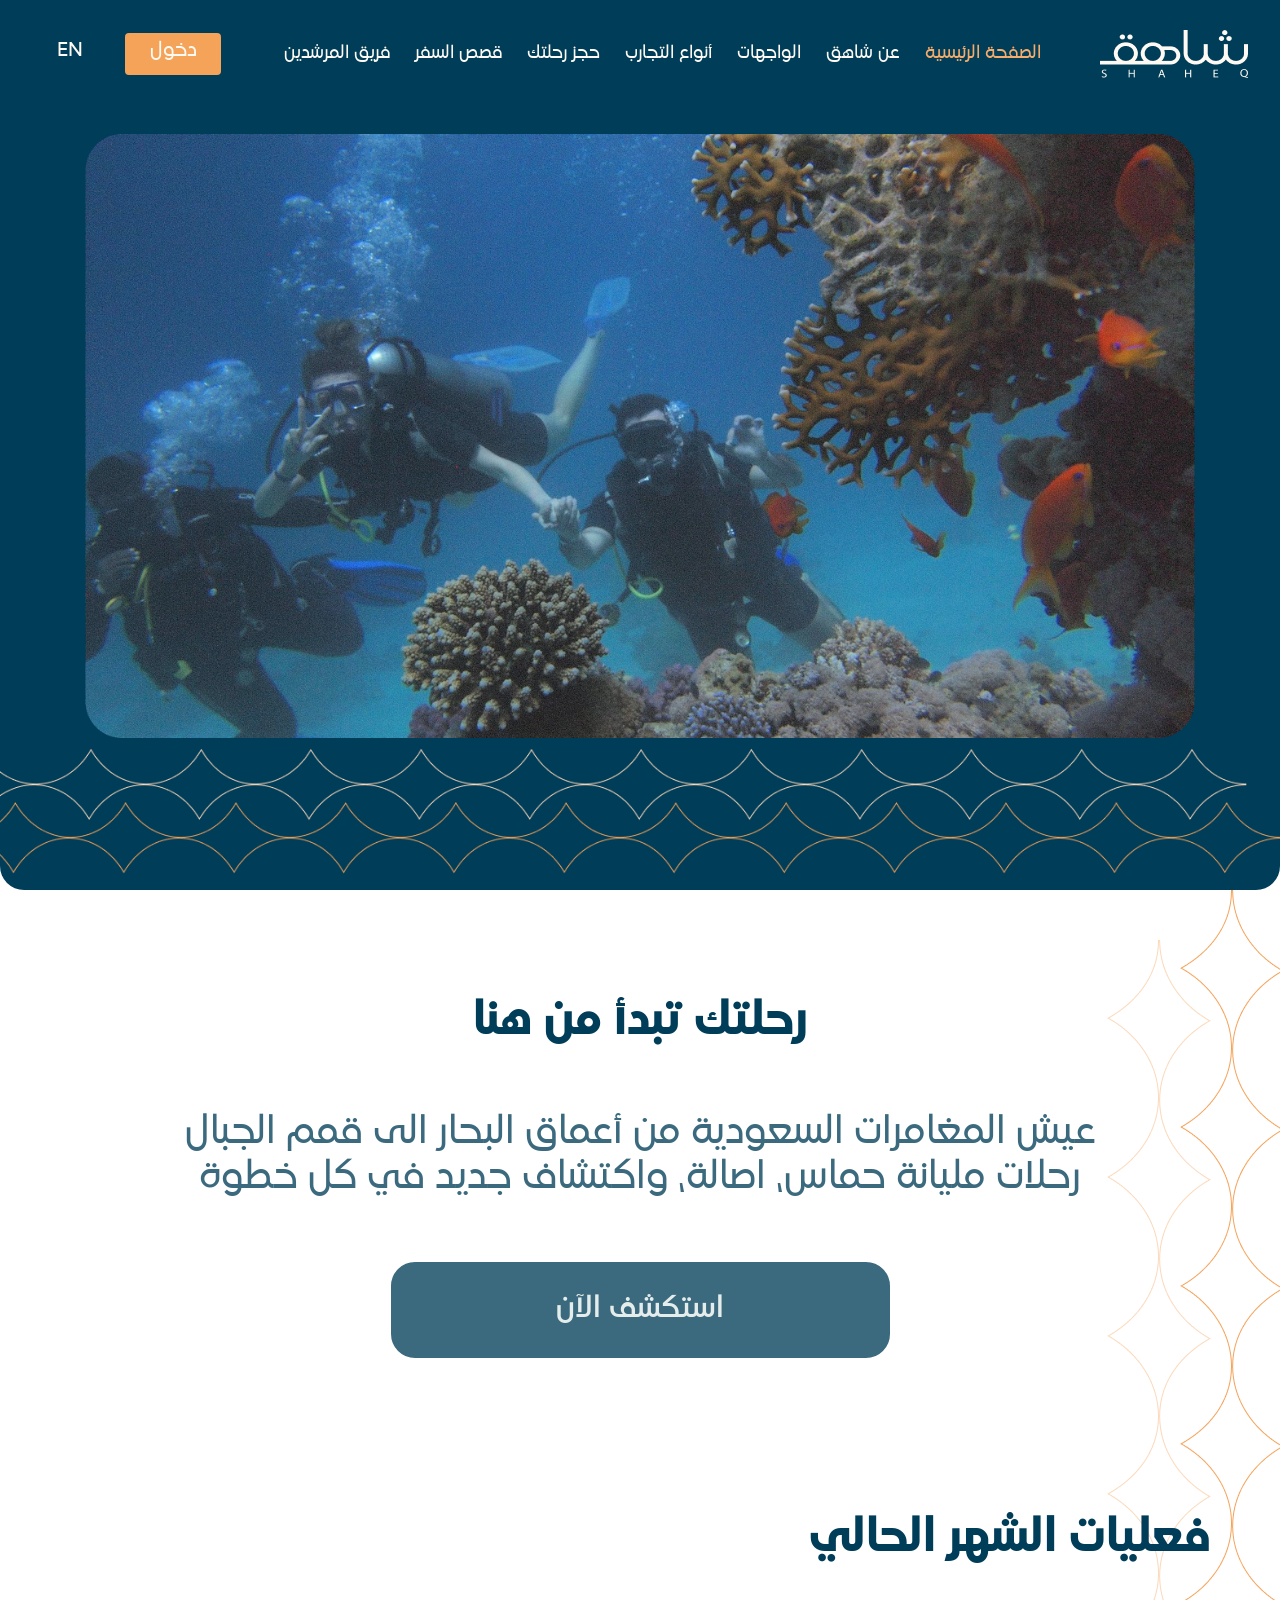
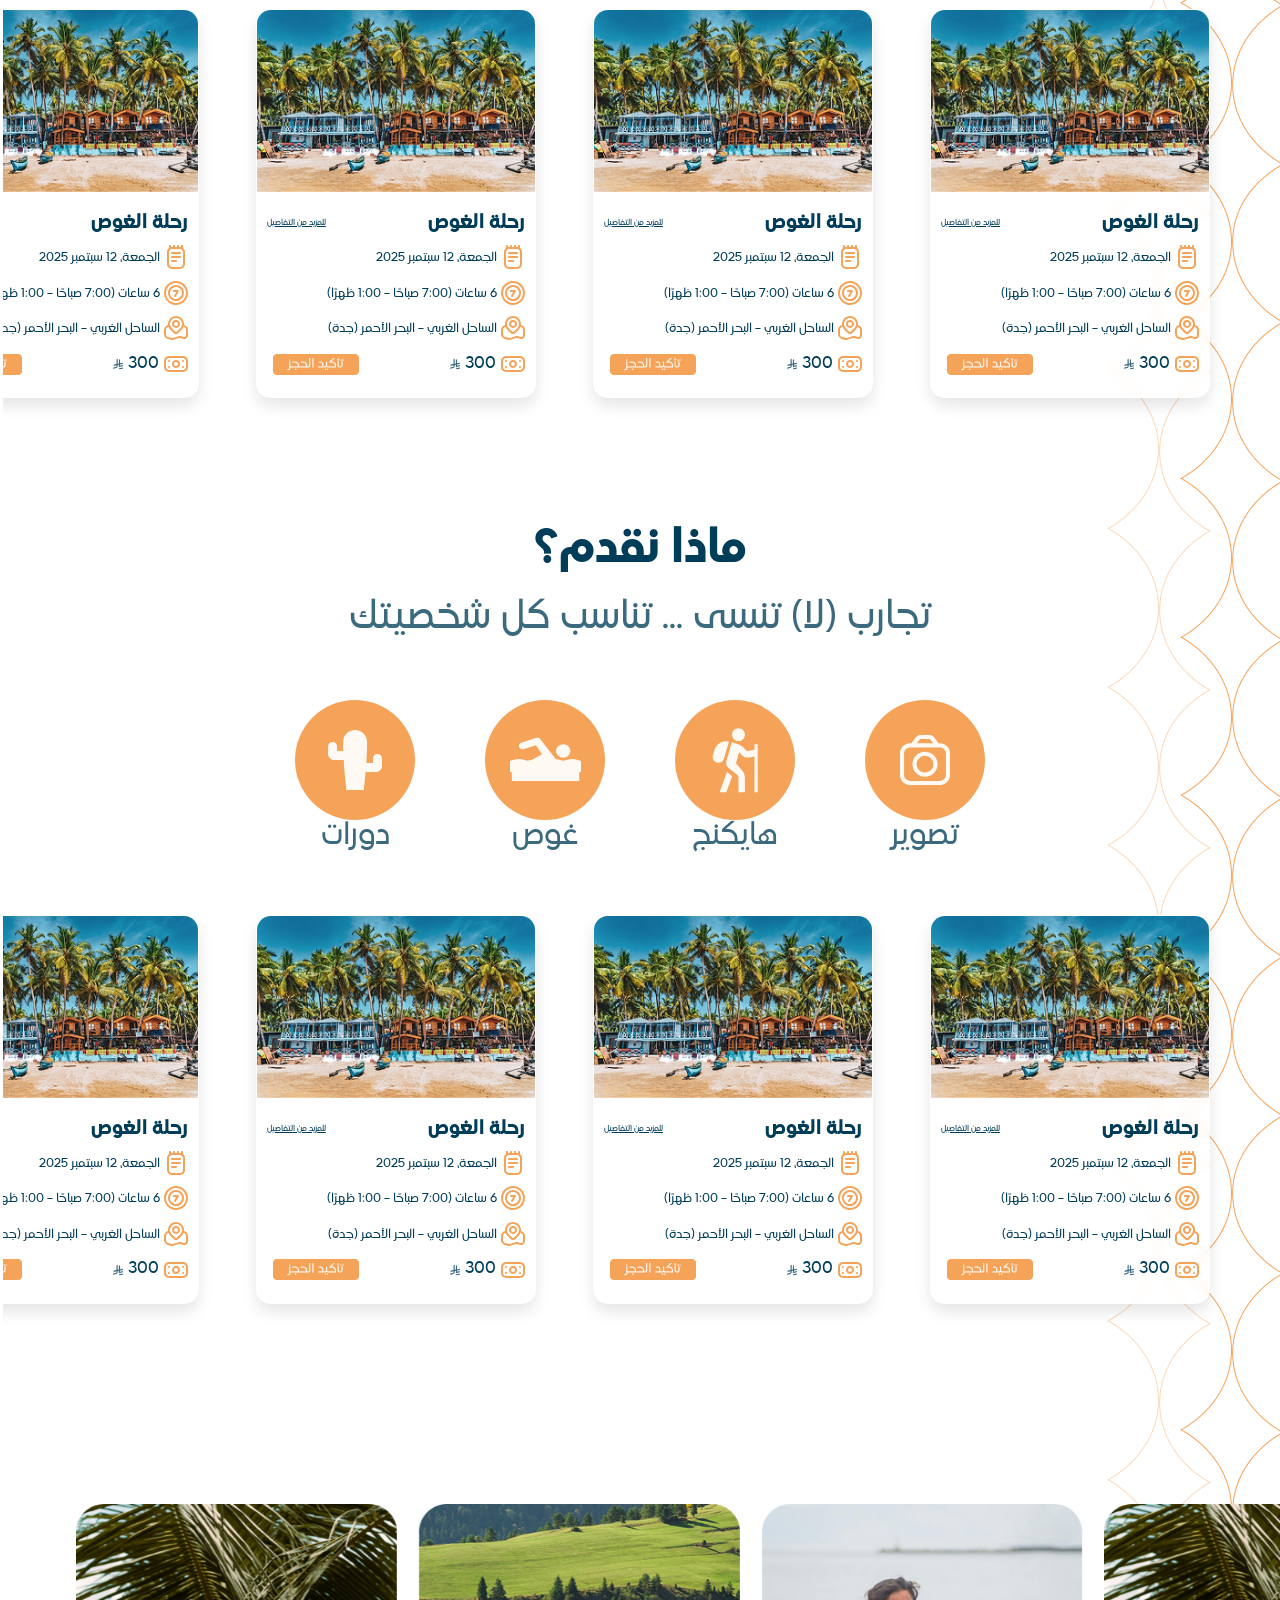
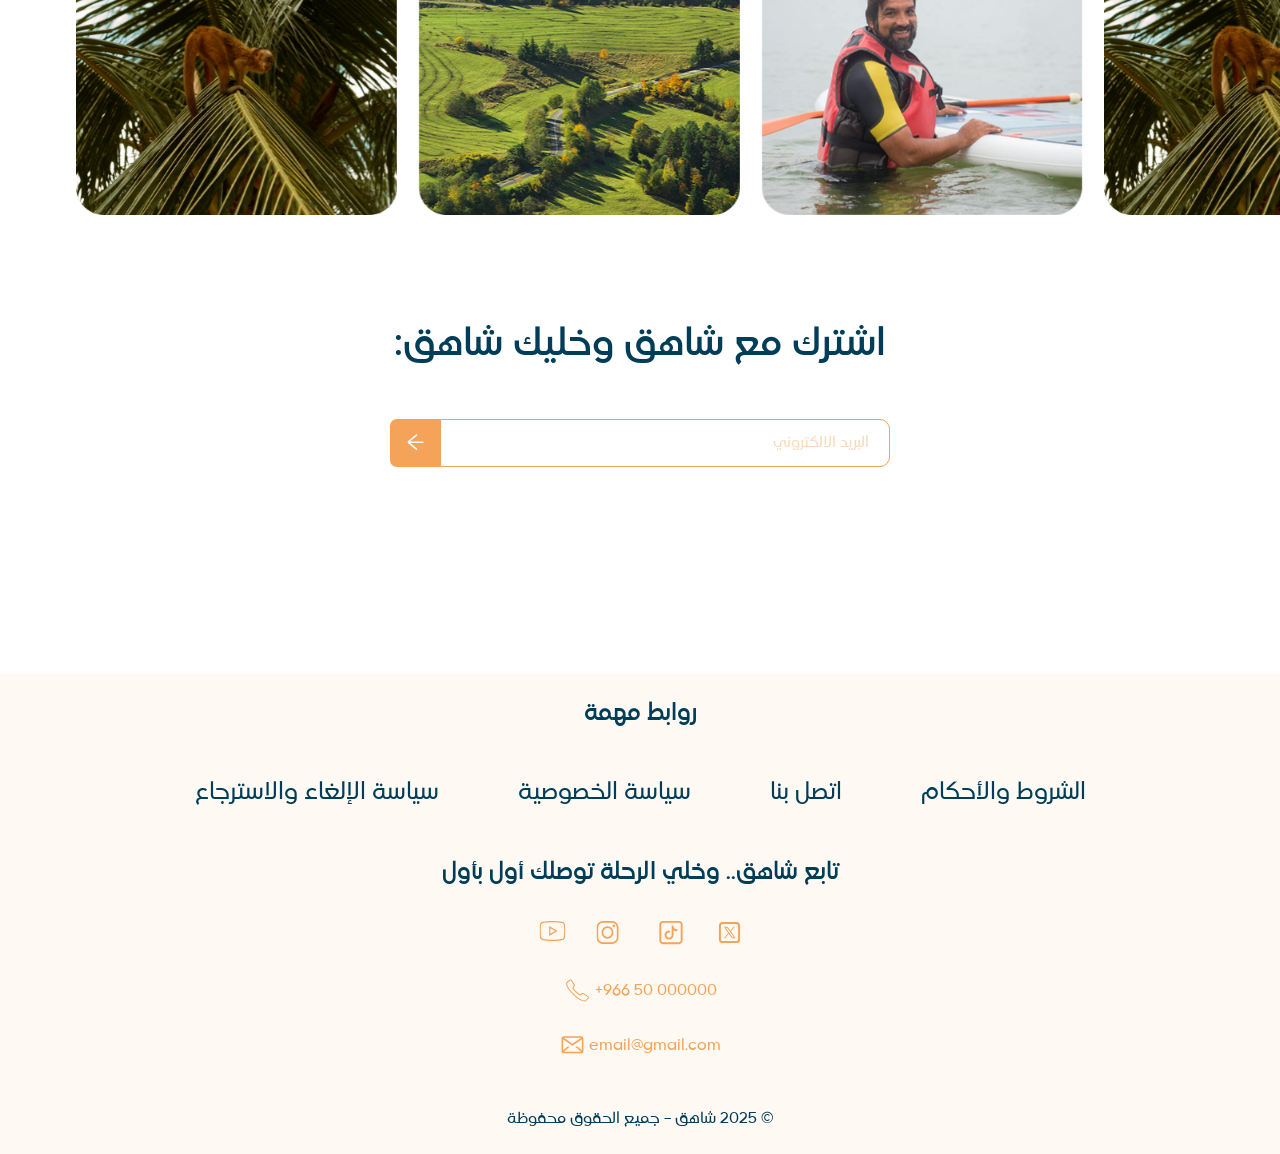
<file: index.html>
<!DOCTYPE html>
<html lang="en-US" dir="rtl">
	<head>
		<!-- Meta setup -->
		<meta charset="UTF-8" />
		<meta http-equiv="X-UA-Compatible" content="IE=edge" />
		<meta
			name="viewport"
			content="width=device-width, initial-scale=1, shrink-to-fit=no"
		/>
		<meta name="keywords" content="" />
		<meta name="decription" content="" />
		<meta name="designer" content="" />

		<!-- Title -->
		<title>Welcome To Shaheq</title>

		<!-- Fav Icon -->
		<link rel="icon" href="images/favicon.ico" />

		<!-- Include Bootstrap -->
		<link rel="stylesheet" href="css/bootstrap.css" />

		<!-- Icon Css Here -->
		<link rel="stylesheet" href="css/font-awesome.css" />

		<!-- Link Swiper's CSS -->
		<link
			rel="stylesheet"
			href="https://cdn.jsdelivr.net/npm/swiper@11/swiper-bundle.min.css"
		/>

		<!-- Main StyleSheet -->
		<link rel="stylesheet" href="style.css" />

		<!-- Responsive CSS -->
		<link rel="stylesheet" href="css/responsive.css" />
	</head>
	<body>
		<!-- HEADER AREA START -->
		<header class="header-area">
			<div class="header-wrpper">
				<div class="row align-items-center">
					<div class="col-6 col-lg-2 col-xl-2">
						<div class="main-logo">
							<a href="index.html">
								<img
									src="images/shaheq-main-logo.png"
									alt="Shaheq Main Logo"
								/>
							</a>
						</div>
					</div>
					<div class="col-lg-8 col-xl-8 d-none d-lg-block">
						<nav class="desktop-navbar">
							<ul>
								<li id="menu-active">
									<a href="#">الصفحة الرئيسية</a>
								</li>
								<li><a href="#">عن شاهق</a></li>
								<li><a href="#">الواجهات</a></li>
								<li><a href="#">أنواع التجارب</a></li>
								<li><a href="#">حجز رحلتك</a></li>
								<li><a href="#">قصص السفر</a></li>
								<li><a href="#">فريق المرشدين</a></li>
							</ul>
						</nav>
					</div>
					<div class="col-6 col-lg-2 col-xl-2">
						<div class="lang-controller">
							<div
								class="hamburger-icon d-flex d-lg-none align-items-center justify-content-end"
							>
								<img
									data-bs-toggle="offcanvas"
									data-bs-target="#offcanvasRight"
									aria-controls="offcanvasRight"
									src="images/hamburger-icon.png"
									alt="Hamburger Icon"
								/>
							</div>
							<ul
								class="d-none d-lg-flex align-items-center justify-content-end"
							>
								<li>دخول</li>
								<li>EN</li>
							</ul>
						</div>
					</div>
				</div>
			</div>
		</header>
		<!-- HEADER AREA END -->

		<!-- Mobile Menu Area Start -->
		<aside
			class="offcanvas offcanvas-end"
			tabindex="-1"
			id="offcanvasRight"
			aria-labelledby="offcanvasRightLabel"
		>
			<div class="offcanvas-header">
				<a href="index.html" id="offcanvasRightLabel">
					<img
						src="images/shaheq-main-logo.png"
						alt="shaheq main logo"
					/>
				</a>
				<button
					type="button"
					class="btn-close text-reset"
					data-bs-dismiss="offcanvas"
					aria-label="Close"
				></button>
			</div>
			<div class="offcanvas-body">
				<nav class="mobile-navbar">
					<ul>
						<li id="menu-active">
							<a href="#">الصفحة الرئيسية</a>
						</li>
						<li><a href="#">عن شاهق</a></li>
						<li><a href="#">الواجهات</a></li>
						<li><a href="#">أنواع التجارب</a></li>
						<li><a href="#">حجز رحلتك</a></li>
						<li><a href="#">قصص السفر</a></li>
						<li><a href="#">فريق المرشدين</a></li>
						<li><a href="#"> دخول</a></li>
						<li><a href="#">EN</a></li>
					</ul>
				</nav>
			</div>
		</aside>
		<!-- Mobile Menu Area End -->

		<!-- HERO AREA START -->
		<section class="hero-area">
			<div class="container">
				<div class="hero-wrpper">
					<img src="images/hero-image.png" alt="Hero Section Image" />
				</div>
			</div>
			<img src="images/hero-bottom-style.png" alt="Hero Bottom Style" />
		</section>
		<!-- HERO AREA END -->

		<!-- MAIN AREA START -->
		<main class="section-one">
			<!-- HOME TITLE AREA START -->
			<section class="home-title-area">
				<div class="container">
					<div class="home-title-wrpper">
						<h2>رحلتك تبدأ من هنا</h2>
						<p>
							عيش المغامرات السعودية من أعماق البحار الى قمم
							الجبال رحلات مليانة حماس، اصالة، واكتشاف جديد في كل
							خطوة
						</p>
						<a href="#">استكشف الآن</a>
					</div>
				</div>
			</section>
			<!-- HOME TITLE AREA END -->

			<!-- FIRST SLIDER AREA START -->
			<section class="first-slider-area">
				<h3 class="first-slider-heading">فعليات الشهر الحالي</h3>
				<div class="first-slider-wrpper">
					<!-- md to large screen Swiper -->
					<div class="swiper firstSlider">
						<div class="swiper-wrapper">
							<!-- Single Item -->
							<div class="swiper-slide">
								<div class="slider-item">
									<div class="slider-thum">
										<img
											src="images/slider-item-1.png"
											alt=""
										/>
									</div>
									<div class="slider-cntn">
										<div class="cntn-title">
											<h5>رحلة الغوص</h5>
											<a href="#">للمزيد من التفاصيل</a>
										</div>
										<ul class="cntn-list">
											<li>
												<svg
													xmlns="http://www.w3.org/2000/svg"
													width="24"
													height="24"
													viewBox="0 0 24 24"
													fill="none"
												>
													<path
														d="M19 3.022C19 3.014 19 3.008 19 3V1C19 0.734784 18.8946 0.48043 18.7071 0.292893C18.5196 0.105357 18.2652 0 18 0C17.7348 0 17.4804 0.105357 17.2929 0.292893C17.1054 0.48043 17 0.734784 17 1V2.1C16.6709 2.03317 16.3358 1.99966 16 2H15V1C15 0.734784 14.8946 0.48043 14.7071 0.292893C14.5196 0.105357 14.2652 0 14 0C13.7348 0 13.4804 0.105357 13.2929 0.292893C13.1054 0.48043 13 0.734784 13 1V2H11V1C11 0.734784 10.8946 0.48043 10.7071 0.292893C10.5196 0.105357 10.2652 0 10 0C9.73478 0 9.48043 0.105357 9.29289 0.292893C9.10536 0.48043 9 0.734784 9 1V2H8C7.66415 1.99966 7.32913 2.03317 7 2.1V1C7 0.734784 6.89464 0.48043 6.70711 0.292893C6.51957 0.105357 6.26522 0 6 0C5.73478 0 5.48043 0.105357 5.29289 0.292893C5.10536 0.48043 5 0.734784 5 1V3V3.022C4.38078 3.48437 3.8777 4.08454 3.53057 4.77498C3.18343 5.46543 3.00178 6.2272 3 7V19C3.00159 20.3256 3.52888 21.5964 4.46622 22.5338C5.40356 23.4711 6.67441 23.9984 8 24H16C17.3256 23.9984 18.5964 23.4711 19.5338 22.5338C20.4711 21.5964 20.9984 20.3256 21 19V7C20.9982 6.2272 20.8166 5.46543 20.4694 4.77498C20.1223 4.08454 19.6192 3.48437 19 3.022ZM19 19C19 19.7956 18.6839 20.5587 18.1213 21.1213C17.5587 21.6839 16.7956 22 16 22H8C7.20435 22 6.44129 21.6839 5.87868 21.1213C5.31607 20.5587 5 19.7956 5 19V7C5 6.20435 5.31607 5.44129 5.87868 4.87868C6.44129 4.31607 7.20435 4 8 4H16C16.7956 4 17.5587 4.31607 18.1213 4.87868C18.6839 5.44129 19 6.20435 19 7V19ZM17 8C17 8.26522 16.8946 8.51957 16.7071 8.70711C16.5196 8.89464 16.2652 9 16 9H8C7.73478 9 7.48043 8.89464 7.29289 8.70711C7.10536 8.51957 7 8.26522 7 8C7 7.73478 7.10536 7.48043 7.29289 7.29289C7.48043 7.10536 7.73478 7 8 7H16C16.2652 7 16.5196 7.10536 16.7071 7.29289C16.8946 7.48043 17 7.73478 17 8ZM17 12C17 12.2652 16.8946 12.5196 16.7071 12.7071C16.5196 12.8946 16.2652 13 16 13H8C7.73478 13 7.48043 12.8946 7.29289 12.7071C7.10536 12.5196 7 12.2652 7 12C7 11.7348 7.10536 11.4804 7.29289 11.2929C7.48043 11.1054 7.73478 11 8 11H16C16.2652 11 16.5196 11.1054 16.7071 11.2929C16.8946 11.4804 17 11.7348 17 12ZM13 16C13 16.2652 12.8946 16.5196 12.7071 16.7071C12.5196 16.8946 12.2652 17 12 17H8C7.73478 17 7.48043 16.8946 7.29289 16.7071C7.10536 16.5196 7 16.2652 7 16C7 15.7348 7.10536 15.4804 7.29289 15.2929C7.48043 15.1054 7.73478 15 8 15H12C12.2652 15 12.5196 15.1054 12.7071 15.2929C12.8946 15.4804 13 15.7348 13 16Z"
														fill="#F5A359"
													/>
												</svg>
												<span
													>الجمعة، 12 سبتمبر
													2025</span
												>
											</li>
											<li>
												<svg
													xmlns="http://www.w3.org/2000/svg"
													width="24"
													height="24"
													viewBox="0 0 24 24"
													fill="none"
												>
													<g
														clip-path="url(#clip0_490_2986)"
													>
														<path
															d="M12 24C9.62663 24 7.30655 23.2962 5.33316 21.9776C3.35977 20.6591 1.8217 18.7849 0.913451 16.5922C0.00519943 14.3995 -0.232441 11.9867 0.230582 9.65892C0.693605 7.33115 1.83649 5.19295 3.51472 3.51472C5.19295 1.83649 7.33115 0.693605 9.65892 0.230582C11.9867 -0.232441 14.3995 0.00519943 16.5922 0.913451C18.7849 1.8217 20.6591 3.35977 21.9776 5.33316C23.2962 7.30655 24 9.62663 24 12C23.9966 15.1815 22.7312 18.2318 20.4815 20.4815C18.2318 22.7312 15.1815 23.9966 12 24ZM12 2.00001C10.0222 2.00001 8.08879 2.5865 6.4443 3.68531C4.79981 4.78412 3.51809 6.34591 2.76121 8.17317C2.00433 10.0004 1.8063 12.0111 2.19215 13.9509C2.578 15.8907 3.53041 17.6725 4.92894 19.0711C6.32746 20.4696 8.10929 21.422 10.0491 21.8079C11.9889 22.1937 13.9996 21.9957 15.8268 21.2388C17.6541 20.4819 19.2159 19.2002 20.3147 17.5557C21.4135 15.9112 22 13.9778 22 12C21.9971 9.34873 20.9426 6.80689 19.0679 4.93215C17.1931 3.05742 14.6513 2.00292 12 2.00001ZM12 20C10.4178 20 8.87104 19.5308 7.55544 18.6518C6.23985 17.7727 5.21447 16.5233 4.60897 15.0615C4.00347 13.5997 3.84504 11.9911 4.15372 10.4393C4.46241 8.88743 5.22433 7.46197 6.34315 6.34315C7.46197 5.22433 8.88743 4.46241 10.4393 4.15372C11.9911 3.84504 13.5997 4.00347 15.0615 4.60897C16.5233 5.21447 17.7727 6.23985 18.6518 7.55544C19.5308 8.87104 20 10.4178 20 12C19.9976 14.121 19.154 16.1545 17.6542 17.6542C16.1545 19.154 14.121 19.9976 12 20ZM12 6.00001C10.8133 6.00001 9.65328 6.3519 8.66658 7.01119C7.67989 7.67048 6.91085 8.60755 6.45673 9.70391C6.0026 10.8003 5.88378 12.0067 6.11529 13.1705C6.3468 14.3344 6.91825 15.4035 7.75736 16.2426C8.59648 17.0818 9.66558 17.6532 10.8295 17.8847C11.9934 18.1162 13.1997 17.9974 14.2961 17.5433C15.3925 17.0892 16.3295 16.3201 16.9888 15.3334C17.6481 14.3467 18 13.1867 18 12C17.9984 10.4092 17.3658 8.88399 16.2409 7.75912C15.116 6.63424 13.5908 6.00159 12 6.00001ZM11.857 15.515L14.857 10.515C14.9482 10.3633 14.9974 10.1901 14.9997 10.0131C15.002 9.83613 14.9574 9.6617 14.8702 9.50765C14.7831 9.35359 14.6566 9.22542 14.5037 9.13624C14.3508 9.04705 14.177 9.00004 14 9.00001H10C9.73479 9.00001 9.48044 9.10536 9.2929 9.2929C9.10536 9.48044 9.00001 9.73479 9.00001 10C9.00001 10.2652 9.10536 10.5196 9.2929 10.7071C9.48044 10.8946 9.73479 11 10 11H12.234L10.143 14.485C10.0725 14.5976 10.0252 14.7231 10.0038 14.8542C9.98237 14.9853 9.98729 15.1194 10.0183 15.2486C10.0492 15.3778 10.1056 15.4995 10.1841 15.6066C10.2627 15.7138 10.3618 15.8042 10.4756 15.8726C10.5895 15.941 10.7158 15.9861 10.8473 16.0051C10.9788 16.0242 11.1127 16.0169 11.2413 15.9836C11.3699 15.9503 11.4906 15.8917 11.5963 15.8112C11.702 15.7308 11.7906 15.6301 11.857 15.515Z"
															fill="#F5A359"
														/>
													</g>
													<defs>
														<clipPath
															id="clip0_490_2986"
														>
															<rect
																width="24"
																height="24"
																fill="white"
															/>
														</clipPath>
													</defs>
												</svg>
												<span
													>6 ساعات (7:00 صباحًا – 1:00
													ظهرًا)</span
												>
											</li>
											<li>
												<svg
													xmlns="http://www.w3.org/2000/svg"
													width="24"
													height="24"
													viewBox="0 0 24 24"
													fill="none"
												>
													<g
														clip-path="url(#clip0_490_2989)"
													>
														<path
															d="M11.9988 12C12.79 12 13.5633 11.7654 14.2211 11.3259C14.8789 10.8864 15.3916 10.2616 15.6944 9.53073C15.9971 8.79983 16.0763 7.99556 15.922 7.21964C15.7676 6.44371 15.3867 5.73098 14.8273 5.17157C14.2679 4.61216 13.5551 4.2312 12.7792 4.07686C12.0033 3.92252 11.199 4.00173 10.4681 4.30448C9.7372 4.60723 9.11248 5.11992 8.67296 5.77772C8.23343 6.43552 7.99884 7.20887 7.99884 8C7.99884 9.06087 8.42026 10.0783 9.17041 10.8284C9.92055 11.5786 10.938 12 11.9988 12ZM11.9988 6C12.3944 6 12.7811 6.1173 13.11 6.33706C13.4389 6.55682 13.6952 6.86918 13.8466 7.23463C13.998 7.60009 14.0376 8.00222 13.9604 8.39018C13.8832 8.77814 13.6928 9.13451 13.413 9.41421C13.1333 9.69392 12.777 9.8844 12.389 9.96157C12.0011 10.0387 11.5989 9.99913 11.2335 9.84776C10.868 9.69638 10.5557 9.44004 10.3359 9.11114C10.1161 8.78224 9.99884 8.39556 9.99884 8C9.99884 7.46957 10.2095 6.96086 10.5846 6.58579C10.9597 6.21071 11.4684 6 11.9988 6ZM20.6588 9.157L19.9398 8.918C20.0692 7.79792 19.9604 6.66315 19.6204 5.58809C19.2805 4.51302 18.7172 3.52196 17.9673 2.67989C17.2175 1.83782 16.2982 1.16376 15.2696 0.701913C14.241 0.240067 13.1264 0.000867481 11.9988 0C10.8566 0.000440969 9.72771 0.245694 8.68825 0.719235C7.64879 1.19278 6.7229 1.8836 5.97296 2.74518C5.22302 3.60675 4.66645 4.61905 4.34075 5.71387C4.01505 6.80869 3.92778 7.96061 4.08484 9.092C3.12787 9.27043 2.24296 9.72192 1.53684 10.392C1.04801 10.8567 0.659405 11.4166 0.394913 12.037C0.130422 12.6575 -0.00436608 13.3255 -0.001165 14V18.075C0.0009366 19.1563 0.352627 20.208 1.00143 21.0731C1.65022 21.9381 2.56135 22.5702 3.59884 22.875L6.46884 23.775C6.9509 23.925 7.45297 24.0009 7.95784 24C8.41583 23.9994 8.87163 23.9368 9.31284 23.814L15.0928 22.104C15.6078 21.9635 16.1509 21.9635 16.6658 22.104L19.0528 22.904C19.6411 23.0472 20.2543 23.055 20.846 22.9267C21.4377 22.7985 21.9926 22.5376 22.4689 22.1637C22.9451 21.7898 23.3303 21.3127 23.5953 20.7683C23.8603 20.2239 23.9983 19.6265 23.9988 19.021V13.872C23.9966 12.8374 23.6744 11.8288 23.0764 10.9845C22.4785 10.1402 21.634 9.50155 20.6588 9.156V9.157ZM7.75684 3.762C8.31309 3.20349 8.97417 2.76032 9.70212 2.45793C10.4301 2.15554 11.2106 1.99988 11.9988 1.99988C12.7871 1.99988 13.5676 2.15554 14.2956 2.45793C15.0235 2.76032 15.6846 3.20349 16.2408 3.762C17.363 4.89114 17.9938 6.41782 17.9958 8.00974C17.9979 9.60166 17.3711 11.13 16.2518 12.262L12.6988 15.717C12.5134 15.8988 12.264 16.0007 12.0043 16.0007C11.7446 16.0007 11.4953 15.8988 11.3098 15.717L7.75684 12.277C6.63231 11.1454 6.00114 9.61484 6.00114 8.0195C6.00114 6.42416 6.63231 4.89361 7.75684 3.762ZM21.9988 19.021C21.9994 19.3239 21.931 19.6229 21.7986 19.8953C21.6662 20.1677 21.4734 20.4063 21.2348 20.593C21.0094 20.7742 20.7469 20.9035 20.4659 20.9718C20.1849 21.0401 19.8922 21.0456 19.6088 20.988L17.2638 20.2C16.3768 19.9452 15.4368 19.9396 14.5468 20.184L8.76284 21.892C8.20711 22.0453 7.61899 22.0352 7.06884 21.863L4.17484 20.963C3.54849 20.7819 2.99779 20.4025 2.60543 19.8817C2.21307 19.361 2.00022 18.727 1.99884 18.075V14C1.99659 13.5958 2.07704 13.1954 2.23526 12.8234C2.39347 12.4514 2.6261 12.1157 2.91884 11.837C3.37709 11.4003 3.96085 11.1184 4.58784 11.031C4.99094 12.0302 5.59122 12.9379 6.35284 13.7L9.91984 17.153C10.4773 17.6989 11.2266 18.0046 12.0068 18.0046C12.7871 18.0046 13.5363 17.6989 14.0938 17.153L17.6568 13.69C18.4546 12.889 19.0726 11.9274 19.4698 10.869L20.0068 11.047C20.5892 11.2557 21.093 11.639 21.4495 12.1445C21.806 12.6501 21.9978 13.2534 21.9988 13.872V19.021Z"
															fill="#F5A359"
														/>
													</g>
													<defs>
														<clipPath
															id="clip0_490_2989"
														>
															<rect
																width="24"
																height="24"
																fill="white"
															/>
														</clipPath>
													</defs>
												</svg>
												<span
													>الساحل الغربي – البحر
													الأحمر (جدة)</span
												>
											</li>
										</ul>
										<div class="price-btn">
											<p>
												<svg
													xmlns="http://www.w3.org/2000/svg"
													width="24"
													height="24"
													viewBox="0 0 24 24"
													fill="none"
												>
													<path
														d="M19 20.0002H5C3.67441 19.9987 2.40356 19.4714 1.46622 18.534C0.528882 17.5967 0.00158786 16.3258 0 15.0002L0 9.00024C0.00158786 7.67465 0.528882 6.4038 1.46622 5.46646C2.40356 4.52913 3.67441 4.00183 5 4.00024H19C20.3256 4.00183 21.5964 4.52913 22.5338 5.46646C23.4711 6.4038 23.9984 7.67465 24 9.00024V15.0002C23.9984 16.3258 23.4711 17.5967 22.5338 18.534C21.5964 19.4714 20.3256 19.9987 19 20.0002ZM5 6.00024C4.20435 6.00024 3.44129 6.31631 2.87868 6.87892C2.31607 7.44153 2 8.20459 2 9.00024V15.0002C2 15.7959 2.31607 16.559 2.87868 17.1216C3.44129 17.6842 4.20435 18.0002 5 18.0002H19C19.7956 18.0002 20.5587 17.6842 21.1213 17.1216C21.6839 16.559 22 15.7959 22 15.0002V9.00024C22 8.20459 21.6839 7.44153 21.1213 6.87892C20.5587 6.31631 19.7956 6.00024 19 6.00024H5ZM12 16.0002C11.2089 16.0002 10.4355 15.7656 9.77772 15.3261C9.11992 14.8866 8.60723 14.2619 8.30448 13.531C8.00173 12.8001 7.92252 11.9958 8.07686 11.2199C8.2312 10.444 8.61216 9.73123 9.17157 9.17182C9.73098 8.61241 10.4437 8.23144 11.2196 8.0771C11.9956 7.92276 12.7998 8.00198 13.5307 8.30473C14.2616 8.60748 14.8864 9.12017 15.3259 9.77796C15.7654 10.4358 16 11.2091 16 12.0002C16 13.0611 15.5786 14.0785 14.8284 14.8287C14.0783 15.5788 13.0609 16.0002 12 16.0002ZM12 10.0002C11.6044 10.0002 11.2178 10.1175 10.8889 10.3373C10.56 10.5571 10.3036 10.8694 10.1522 11.2349C10.0009 11.6003 9.96126 12.0025 10.0384 12.3904C10.1156 12.7784 10.3061 13.1348 10.5858 13.4145C10.8655 13.6942 11.2219 13.8846 11.6098 13.9618C11.9978 14.039 12.3999 13.9994 12.7654 13.848C13.1308 13.6966 13.4432 13.4403 13.6629 13.1114C13.8827 12.7825 14 12.3958 14 12.0002C14 11.4698 13.7893 10.9611 13.4142 10.586C13.0391 10.211 12.5304 10.0002 12 10.0002ZM5 8.00024C4.80222 8.00024 4.60888 8.05889 4.44443 8.16877C4.27998 8.27866 4.15181 8.43483 4.07612 8.61756C4.00043 8.80029 3.98063 9.00135 4.01921 9.19533C4.0578 9.38932 4.15304 9.5675 4.29289 9.70735C4.43275 9.8472 4.61093 9.94244 4.80491 9.98103C4.99889 10.0196 5.19996 9.99981 5.38268 9.92412C5.56541 9.84844 5.72159 9.72026 5.83147 9.55581C5.94135 9.39137 6 9.19803 6 9.00024C6 8.73503 5.89464 8.48067 5.70711 8.29314C5.51957 8.1056 5.26522 8.00024 5 8.00024ZM18 9.00024C18 9.19803 18.0586 9.39137 18.1685 9.55581C18.2784 9.72026 18.4346 9.84844 18.6173 9.92412C18.8 9.99981 19.0011 10.0196 19.1951 9.98103C19.3891 9.94244 19.5673 9.8472 19.7071 9.70735C19.847 9.5675 19.9422 9.38932 19.9808 9.19533C20.0194 9.00135 19.9996 8.80029 19.9239 8.61756C19.8482 8.43483 19.72 8.27866 19.5556 8.16877C19.3911 8.05889 19.1978 8.00024 19 8.00024C18.7348 8.00024 18.4804 8.1056 18.2929 8.29314C18.1054 8.48067 18 8.73503 18 9.00024ZM5 14.0002C4.80222 14.0002 4.60888 14.0589 4.44443 14.1688C4.27998 14.2787 4.15181 14.4348 4.07612 14.6176C4.00043 14.8003 3.98063 15.0014 4.01921 15.1953C4.0578 15.3893 4.15304 15.5675 4.29289 15.7074C4.43275 15.8472 4.61093 15.9424 4.80491 15.981C4.99889 16.0196 5.19996 15.9998 5.38268 15.9241C5.56541 15.8484 5.72159 15.7203 5.83147 15.5558C5.94135 15.3914 6 15.198 6 15.0002C6 14.735 5.89464 14.4807 5.70711 14.2931C5.51957 14.1056 5.26522 14.0002 5 14.0002ZM18 15.0002C18 15.198 18.0586 15.3914 18.1685 15.5558C18.2784 15.7203 18.4346 15.8484 18.6173 15.9241C18.8 15.9998 19.0011 16.0196 19.1951 15.981C19.3891 15.9424 19.5673 15.8472 19.7071 15.7074C19.847 15.5675 19.9422 15.3893 19.9808 15.1953C20.0194 15.0014 19.9996 14.8003 19.9239 14.6176C19.8482 14.4348 19.72 14.2787 19.5556 14.1688C19.3911 14.0589 19.1978 14.0002 19 14.0002C18.7348 14.0002 18.4804 14.1056 18.2929 14.2931C18.1054 14.4807 18 14.735 18 15.0002Z"
														fill="#F5A359"
													/>
												</svg>
												<span>300</span>
												<svg
													xmlns="http://www.w3.org/2000/svg"
													width="10"
													height="12"
													viewBox="0 0 10 12"
													fill="none"
												>
													<g
														clip-path="url(#clip0_490_2991)"
													>
														<path
															d="M6.22355 10.2448C6.04511 10.6342 5.92715 11.0568 5.88196 11.5L9.65827 10.71C9.83671 10.3206 9.95458 9.8979 9.99986 9.45471L6.22355 10.2448Z"
															fill="#3B6A7F"
														/>
														<path
															d="M9.65828 8.34295C9.83673 7.9536 9.95469 7.5309 9.99988 7.08771L7.05825 7.70346V6.51975L9.65819 5.97597C9.83664 5.58662 9.9546 5.16392 9.99979 4.72073L7.05816 5.33596V1.07898C6.60742 1.32807 6.20711 1.65963 5.88171 2.05073V5.58216L4.70525 5.82827V0.5C4.25451 0.748999 3.8542 1.08065 3.5288 1.47174V6.07429L0.896474 6.62482C0.718027 7.01416 0.599981 7.43687 0.554702 7.88006L3.5288 7.258V8.74866L0.341472 9.41529C0.163025 9.80464 0.045068 10.2273 -0.00012207 10.6705L3.33612 9.97274C3.6077 9.91714 3.84113 9.75911 3.99289 9.54163L4.60473 8.64886V8.64868C4.66825 8.55631 4.70525 8.44495 4.70525 8.325V7.01189L5.88171 6.76578V9.13319L9.65819 8.34277L9.65828 8.34295Z"
															fill="#3B6A7F"
														/>
													</g>
													<defs>
														<clipPath
															id="clip0_490_2991"
														>
															<rect
																width="10"
																height="11"
																fill="white"
																transform="translate(0 0.5)"
															/>
														</clipPath>
													</defs>
												</svg>
											</p>
											<button>
												<img
													src="images/slider-btn.png"
													alt=""
												/>
											</button>
										</div>
									</div>
								</div>
							</div>
							<!-- Single Item -->
							<div class="swiper-slide">
								<div class="slider-item">
									<div class="slider-thum">
										<img
											src="images/slider-item-1.png"
											alt=""
										/>
									</div>
									<div class="slider-cntn">
										<div class="cntn-title">
											<h5>رحلة الغوص</h5>
											<a href="#">للمزيد من التفاصيل</a>
										</div>
										<ul class="cntn-list">
											<li>
												<svg
													xmlns="http://www.w3.org/2000/svg"
													width="24"
													height="24"
													viewBox="0 0 24 24"
													fill="none"
												>
													<path
														d="M19 3.022C19 3.014 19 3.008 19 3V1C19 0.734784 18.8946 0.48043 18.7071 0.292893C18.5196 0.105357 18.2652 0 18 0C17.7348 0 17.4804 0.105357 17.2929 0.292893C17.1054 0.48043 17 0.734784 17 1V2.1C16.6709 2.03317 16.3358 1.99966 16 2H15V1C15 0.734784 14.8946 0.48043 14.7071 0.292893C14.5196 0.105357 14.2652 0 14 0C13.7348 0 13.4804 0.105357 13.2929 0.292893C13.1054 0.48043 13 0.734784 13 1V2H11V1C11 0.734784 10.8946 0.48043 10.7071 0.292893C10.5196 0.105357 10.2652 0 10 0C9.73478 0 9.48043 0.105357 9.29289 0.292893C9.10536 0.48043 9 0.734784 9 1V2H8C7.66415 1.99966 7.32913 2.03317 7 2.1V1C7 0.734784 6.89464 0.48043 6.70711 0.292893C6.51957 0.105357 6.26522 0 6 0C5.73478 0 5.48043 0.105357 5.29289 0.292893C5.10536 0.48043 5 0.734784 5 1V3V3.022C4.38078 3.48437 3.8777 4.08454 3.53057 4.77498C3.18343 5.46543 3.00178 6.2272 3 7V19C3.00159 20.3256 3.52888 21.5964 4.46622 22.5338C5.40356 23.4711 6.67441 23.9984 8 24H16C17.3256 23.9984 18.5964 23.4711 19.5338 22.5338C20.4711 21.5964 20.9984 20.3256 21 19V7C20.9982 6.2272 20.8166 5.46543 20.4694 4.77498C20.1223 4.08454 19.6192 3.48437 19 3.022ZM19 19C19 19.7956 18.6839 20.5587 18.1213 21.1213C17.5587 21.6839 16.7956 22 16 22H8C7.20435 22 6.44129 21.6839 5.87868 21.1213C5.31607 20.5587 5 19.7956 5 19V7C5 6.20435 5.31607 5.44129 5.87868 4.87868C6.44129 4.31607 7.20435 4 8 4H16C16.7956 4 17.5587 4.31607 18.1213 4.87868C18.6839 5.44129 19 6.20435 19 7V19ZM17 8C17 8.26522 16.8946 8.51957 16.7071 8.70711C16.5196 8.89464 16.2652 9 16 9H8C7.73478 9 7.48043 8.89464 7.29289 8.70711C7.10536 8.51957 7 8.26522 7 8C7 7.73478 7.10536 7.48043 7.29289 7.29289C7.48043 7.10536 7.73478 7 8 7H16C16.2652 7 16.5196 7.10536 16.7071 7.29289C16.8946 7.48043 17 7.73478 17 8ZM17 12C17 12.2652 16.8946 12.5196 16.7071 12.7071C16.5196 12.8946 16.2652 13 16 13H8C7.73478 13 7.48043 12.8946 7.29289 12.7071C7.10536 12.5196 7 12.2652 7 12C7 11.7348 7.10536 11.4804 7.29289 11.2929C7.48043 11.1054 7.73478 11 8 11H16C16.2652 11 16.5196 11.1054 16.7071 11.2929C16.8946 11.4804 17 11.7348 17 12ZM13 16C13 16.2652 12.8946 16.5196 12.7071 16.7071C12.5196 16.8946 12.2652 17 12 17H8C7.73478 17 7.48043 16.8946 7.29289 16.7071C7.10536 16.5196 7 16.2652 7 16C7 15.7348 7.10536 15.4804 7.29289 15.2929C7.48043 15.1054 7.73478 15 8 15H12C12.2652 15 12.5196 15.1054 12.7071 15.2929C12.8946 15.4804 13 15.7348 13 16Z"
														fill="#F5A359"
													/>
												</svg>
												<span
													>الجمعة، 12 سبتمبر
													2025</span
												>
											</li>
											<li>
												<svg
													xmlns="http://www.w3.org/2000/svg"
													width="24"
													height="24"
													viewBox="0 0 24 24"
													fill="none"
												>
													<g
														clip-path="url(#clip0_490_2986)"
													>
														<path
															d="M12 24C9.62663 24 7.30655 23.2962 5.33316 21.9776C3.35977 20.6591 1.8217 18.7849 0.913451 16.5922C0.00519943 14.3995 -0.232441 11.9867 0.230582 9.65892C0.693605 7.33115 1.83649 5.19295 3.51472 3.51472C5.19295 1.83649 7.33115 0.693605 9.65892 0.230582C11.9867 -0.232441 14.3995 0.00519943 16.5922 0.913451C18.7849 1.8217 20.6591 3.35977 21.9776 5.33316C23.2962 7.30655 24 9.62663 24 12C23.9966 15.1815 22.7312 18.2318 20.4815 20.4815C18.2318 22.7312 15.1815 23.9966 12 24ZM12 2.00001C10.0222 2.00001 8.08879 2.5865 6.4443 3.68531C4.79981 4.78412 3.51809 6.34591 2.76121 8.17317C2.00433 10.0004 1.8063 12.0111 2.19215 13.9509C2.578 15.8907 3.53041 17.6725 4.92894 19.0711C6.32746 20.4696 8.10929 21.422 10.0491 21.8079C11.9889 22.1937 13.9996 21.9957 15.8268 21.2388C17.6541 20.4819 19.2159 19.2002 20.3147 17.5557C21.4135 15.9112 22 13.9778 22 12C21.9971 9.34873 20.9426 6.80689 19.0679 4.93215C17.1931 3.05742 14.6513 2.00292 12 2.00001ZM12 20C10.4178 20 8.87104 19.5308 7.55544 18.6518C6.23985 17.7727 5.21447 16.5233 4.60897 15.0615C4.00347 13.5997 3.84504 11.9911 4.15372 10.4393C4.46241 8.88743 5.22433 7.46197 6.34315 6.34315C7.46197 5.22433 8.88743 4.46241 10.4393 4.15372C11.9911 3.84504 13.5997 4.00347 15.0615 4.60897C16.5233 5.21447 17.7727 6.23985 18.6518 7.55544C19.5308 8.87104 20 10.4178 20 12C19.9976 14.121 19.154 16.1545 17.6542 17.6542C16.1545 19.154 14.121 19.9976 12 20ZM12 6.00001C10.8133 6.00001 9.65328 6.3519 8.66658 7.01119C7.67989 7.67048 6.91085 8.60755 6.45673 9.70391C6.0026 10.8003 5.88378 12.0067 6.11529 13.1705C6.3468 14.3344 6.91825 15.4035 7.75736 16.2426C8.59648 17.0818 9.66558 17.6532 10.8295 17.8847C11.9934 18.1162 13.1997 17.9974 14.2961 17.5433C15.3925 17.0892 16.3295 16.3201 16.9888 15.3334C17.6481 14.3467 18 13.1867 18 12C17.9984 10.4092 17.3658 8.88399 16.2409 7.75912C15.116 6.63424 13.5908 6.00159 12 6.00001ZM11.857 15.515L14.857 10.515C14.9482 10.3633 14.9974 10.1901 14.9997 10.0131C15.002 9.83613 14.9574 9.6617 14.8702 9.50765C14.7831 9.35359 14.6566 9.22542 14.5037 9.13624C14.3508 9.04705 14.177 9.00004 14 9.00001H10C9.73479 9.00001 9.48044 9.10536 9.2929 9.2929C9.10536 9.48044 9.00001 9.73479 9.00001 10C9.00001 10.2652 9.10536 10.5196 9.2929 10.7071C9.48044 10.8946 9.73479 11 10 11H12.234L10.143 14.485C10.0725 14.5976 10.0252 14.7231 10.0038 14.8542C9.98237 14.9853 9.98729 15.1194 10.0183 15.2486C10.0492 15.3778 10.1056 15.4995 10.1841 15.6066C10.2627 15.7138 10.3618 15.8042 10.4756 15.8726C10.5895 15.941 10.7158 15.9861 10.8473 16.0051C10.9788 16.0242 11.1127 16.0169 11.2413 15.9836C11.3699 15.9503 11.4906 15.8917 11.5963 15.8112C11.702 15.7308 11.7906 15.6301 11.857 15.515Z"
															fill="#F5A359"
														/>
													</g>
													<defs>
														<clipPath
															id="clip0_490_2986"
														>
															<rect
																width="24"
																height="24"
																fill="white"
															/>
														</clipPath>
													</defs>
												</svg>
												<span
													>6 ساعات (7:00 صباحًا – 1:00
													ظهرًا)</span
												>
											</li>
											<li>
												<svg
													xmlns="http://www.w3.org/2000/svg"
													width="24"
													height="24"
													viewBox="0 0 24 24"
													fill="none"
												>
													<g
														clip-path="url(#clip0_490_2989)"
													>
														<path
															d="M11.9988 12C12.79 12 13.5633 11.7654 14.2211 11.3259C14.8789 10.8864 15.3916 10.2616 15.6944 9.53073C15.9971 8.79983 16.0763 7.99556 15.922 7.21964C15.7676 6.44371 15.3867 5.73098 14.8273 5.17157C14.2679 4.61216 13.5551 4.2312 12.7792 4.07686C12.0033 3.92252 11.199 4.00173 10.4681 4.30448C9.7372 4.60723 9.11248 5.11992 8.67296 5.77772C8.23343 6.43552 7.99884 7.20887 7.99884 8C7.99884 9.06087 8.42026 10.0783 9.17041 10.8284C9.92055 11.5786 10.938 12 11.9988 12ZM11.9988 6C12.3944 6 12.7811 6.1173 13.11 6.33706C13.4389 6.55682 13.6952 6.86918 13.8466 7.23463C13.998 7.60009 14.0376 8.00222 13.9604 8.39018C13.8832 8.77814 13.6928 9.13451 13.413 9.41421C13.1333 9.69392 12.777 9.8844 12.389 9.96157C12.0011 10.0387 11.5989 9.99913 11.2335 9.84776C10.868 9.69638 10.5557 9.44004 10.3359 9.11114C10.1161 8.78224 9.99884 8.39556 9.99884 8C9.99884 7.46957 10.2095 6.96086 10.5846 6.58579C10.9597 6.21071 11.4684 6 11.9988 6ZM20.6588 9.157L19.9398 8.918C20.0692 7.79792 19.9604 6.66315 19.6204 5.58809C19.2805 4.51302 18.7172 3.52196 17.9673 2.67989C17.2175 1.83782 16.2982 1.16376 15.2696 0.701913C14.241 0.240067 13.1264 0.000867481 11.9988 0C10.8566 0.000440969 9.72771 0.245694 8.68825 0.719235C7.64879 1.19278 6.7229 1.8836 5.97296 2.74518C5.22302 3.60675 4.66645 4.61905 4.34075 5.71387C4.01505 6.80869 3.92778 7.96061 4.08484 9.092C3.12787 9.27043 2.24296 9.72192 1.53684 10.392C1.04801 10.8567 0.659405 11.4166 0.394913 12.037C0.130422 12.6575 -0.00436608 13.3255 -0.001165 14V18.075C0.0009366 19.1563 0.352627 20.208 1.00143 21.0731C1.65022 21.9381 2.56135 22.5702 3.59884 22.875L6.46884 23.775C6.9509 23.925 7.45297 24.0009 7.95784 24C8.41583 23.9994 8.87163 23.9368 9.31284 23.814L15.0928 22.104C15.6078 21.9635 16.1509 21.9635 16.6658 22.104L19.0528 22.904C19.6411 23.0472 20.2543 23.055 20.846 22.9267C21.4377 22.7985 21.9926 22.5376 22.4689 22.1637C22.9451 21.7898 23.3303 21.3127 23.5953 20.7683C23.8603 20.2239 23.9983 19.6265 23.9988 19.021V13.872C23.9966 12.8374 23.6744 11.8288 23.0764 10.9845C22.4785 10.1402 21.634 9.50155 20.6588 9.156V9.157ZM7.75684 3.762C8.31309 3.20349 8.97417 2.76032 9.70212 2.45793C10.4301 2.15554 11.2106 1.99988 11.9988 1.99988C12.7871 1.99988 13.5676 2.15554 14.2956 2.45793C15.0235 2.76032 15.6846 3.20349 16.2408 3.762C17.363 4.89114 17.9938 6.41782 17.9958 8.00974C17.9979 9.60166 17.3711 11.13 16.2518 12.262L12.6988 15.717C12.5134 15.8988 12.264 16.0007 12.0043 16.0007C11.7446 16.0007 11.4953 15.8988 11.3098 15.717L7.75684 12.277C6.63231 11.1454 6.00114 9.61484 6.00114 8.0195C6.00114 6.42416 6.63231 4.89361 7.75684 3.762ZM21.9988 19.021C21.9994 19.3239 21.931 19.6229 21.7986 19.8953C21.6662 20.1677 21.4734 20.4063 21.2348 20.593C21.0094 20.7742 20.7469 20.9035 20.4659 20.9718C20.1849 21.0401 19.8922 21.0456 19.6088 20.988L17.2638 20.2C16.3768 19.9452 15.4368 19.9396 14.5468 20.184L8.76284 21.892C8.20711 22.0453 7.61899 22.0352 7.06884 21.863L4.17484 20.963C3.54849 20.7819 2.99779 20.4025 2.60543 19.8817C2.21307 19.361 2.00022 18.727 1.99884 18.075V14C1.99659 13.5958 2.07704 13.1954 2.23526 12.8234C2.39347 12.4514 2.6261 12.1157 2.91884 11.837C3.37709 11.4003 3.96085 11.1184 4.58784 11.031C4.99094 12.0302 5.59122 12.9379 6.35284 13.7L9.91984 17.153C10.4773 17.6989 11.2266 18.0046 12.0068 18.0046C12.7871 18.0046 13.5363 17.6989 14.0938 17.153L17.6568 13.69C18.4546 12.889 19.0726 11.9274 19.4698 10.869L20.0068 11.047C20.5892 11.2557 21.093 11.639 21.4495 12.1445C21.806 12.6501 21.9978 13.2534 21.9988 13.872V19.021Z"
															fill="#F5A359"
														/>
													</g>
													<defs>
														<clipPath
															id="clip0_490_2989"
														>
															<rect
																width="24"
																height="24"
																fill="white"
															/>
														</clipPath>
													</defs>
												</svg>
												<span
													>الساحل الغربي – البحر
													الأحمر (جدة)</span
												>
											</li>
										</ul>
										<div class="price-btn">
											<p>
												<svg
													xmlns="http://www.w3.org/2000/svg"
													width="24"
													height="24"
													viewBox="0 0 24 24"
													fill="none"
												>
													<path
														d="M19 20.0002H5C3.67441 19.9987 2.40356 19.4714 1.46622 18.534C0.528882 17.5967 0.00158786 16.3258 0 15.0002L0 9.00024C0.00158786 7.67465 0.528882 6.4038 1.46622 5.46646C2.40356 4.52913 3.67441 4.00183 5 4.00024H19C20.3256 4.00183 21.5964 4.52913 22.5338 5.46646C23.4711 6.4038 23.9984 7.67465 24 9.00024V15.0002C23.9984 16.3258 23.4711 17.5967 22.5338 18.534C21.5964 19.4714 20.3256 19.9987 19 20.0002ZM5 6.00024C4.20435 6.00024 3.44129 6.31631 2.87868 6.87892C2.31607 7.44153 2 8.20459 2 9.00024V15.0002C2 15.7959 2.31607 16.559 2.87868 17.1216C3.44129 17.6842 4.20435 18.0002 5 18.0002H19C19.7956 18.0002 20.5587 17.6842 21.1213 17.1216C21.6839 16.559 22 15.7959 22 15.0002V9.00024C22 8.20459 21.6839 7.44153 21.1213 6.87892C20.5587 6.31631 19.7956 6.00024 19 6.00024H5ZM12 16.0002C11.2089 16.0002 10.4355 15.7656 9.77772 15.3261C9.11992 14.8866 8.60723 14.2619 8.30448 13.531C8.00173 12.8001 7.92252 11.9958 8.07686 11.2199C8.2312 10.444 8.61216 9.73123 9.17157 9.17182C9.73098 8.61241 10.4437 8.23144 11.2196 8.0771C11.9956 7.92276 12.7998 8.00198 13.5307 8.30473C14.2616 8.60748 14.8864 9.12017 15.3259 9.77796C15.7654 10.4358 16 11.2091 16 12.0002C16 13.0611 15.5786 14.0785 14.8284 14.8287C14.0783 15.5788 13.0609 16.0002 12 16.0002ZM12 10.0002C11.6044 10.0002 11.2178 10.1175 10.8889 10.3373C10.56 10.5571 10.3036 10.8694 10.1522 11.2349C10.0009 11.6003 9.96126 12.0025 10.0384 12.3904C10.1156 12.7784 10.3061 13.1348 10.5858 13.4145C10.8655 13.6942 11.2219 13.8846 11.6098 13.9618C11.9978 14.039 12.3999 13.9994 12.7654 13.848C13.1308 13.6966 13.4432 13.4403 13.6629 13.1114C13.8827 12.7825 14 12.3958 14 12.0002C14 11.4698 13.7893 10.9611 13.4142 10.586C13.0391 10.211 12.5304 10.0002 12 10.0002ZM5 8.00024C4.80222 8.00024 4.60888 8.05889 4.44443 8.16877C4.27998 8.27866 4.15181 8.43483 4.07612 8.61756C4.00043 8.80029 3.98063 9.00135 4.01921 9.19533C4.0578 9.38932 4.15304 9.5675 4.29289 9.70735C4.43275 9.8472 4.61093 9.94244 4.80491 9.98103C4.99889 10.0196 5.19996 9.99981 5.38268 9.92412C5.56541 9.84844 5.72159 9.72026 5.83147 9.55581C5.94135 9.39137 6 9.19803 6 9.00024C6 8.73503 5.89464 8.48067 5.70711 8.29314C5.51957 8.1056 5.26522 8.00024 5 8.00024ZM18 9.00024C18 9.19803 18.0586 9.39137 18.1685 9.55581C18.2784 9.72026 18.4346 9.84844 18.6173 9.92412C18.8 9.99981 19.0011 10.0196 19.1951 9.98103C19.3891 9.94244 19.5673 9.8472 19.7071 9.70735C19.847 9.5675 19.9422 9.38932 19.9808 9.19533C20.0194 9.00135 19.9996 8.80029 19.9239 8.61756C19.8482 8.43483 19.72 8.27866 19.5556 8.16877C19.3911 8.05889 19.1978 8.00024 19 8.00024C18.7348 8.00024 18.4804 8.1056 18.2929 8.29314C18.1054 8.48067 18 8.73503 18 9.00024ZM5 14.0002C4.80222 14.0002 4.60888 14.0589 4.44443 14.1688C4.27998 14.2787 4.15181 14.4348 4.07612 14.6176C4.00043 14.8003 3.98063 15.0014 4.01921 15.1953C4.0578 15.3893 4.15304 15.5675 4.29289 15.7074C4.43275 15.8472 4.61093 15.9424 4.80491 15.981C4.99889 16.0196 5.19996 15.9998 5.38268 15.9241C5.56541 15.8484 5.72159 15.7203 5.83147 15.5558C5.94135 15.3914 6 15.198 6 15.0002C6 14.735 5.89464 14.4807 5.70711 14.2931C5.51957 14.1056 5.26522 14.0002 5 14.0002ZM18 15.0002C18 15.198 18.0586 15.3914 18.1685 15.5558C18.2784 15.7203 18.4346 15.8484 18.6173 15.9241C18.8 15.9998 19.0011 16.0196 19.1951 15.981C19.3891 15.9424 19.5673 15.8472 19.7071 15.7074C19.847 15.5675 19.9422 15.3893 19.9808 15.1953C20.0194 15.0014 19.9996 14.8003 19.9239 14.6176C19.8482 14.4348 19.72 14.2787 19.5556 14.1688C19.3911 14.0589 19.1978 14.0002 19 14.0002C18.7348 14.0002 18.4804 14.1056 18.2929 14.2931C18.1054 14.4807 18 14.735 18 15.0002Z"
														fill="#F5A359"
													/>
												</svg>
												<span>300</span>
												<svg
													xmlns="http://www.w3.org/2000/svg"
													width="10"
													height="12"
													viewBox="0 0 10 12"
													fill="none"
												>
													<g
														clip-path="url(#clip0_490_2991)"
													>
														<path
															d="M6.22355 10.2448C6.04511 10.6342 5.92715 11.0568 5.88196 11.5L9.65827 10.71C9.83671 10.3206 9.95458 9.8979 9.99986 9.45471L6.22355 10.2448Z"
															fill="#3B6A7F"
														/>
														<path
															d="M9.65828 8.34295C9.83673 7.9536 9.95469 7.5309 9.99988 7.08771L7.05825 7.70346V6.51975L9.65819 5.97597C9.83664 5.58662 9.9546 5.16392 9.99979 4.72073L7.05816 5.33596V1.07898C6.60742 1.32807 6.20711 1.65963 5.88171 2.05073V5.58216L4.70525 5.82827V0.5C4.25451 0.748999 3.8542 1.08065 3.5288 1.47174V6.07429L0.896474 6.62482C0.718027 7.01416 0.599981 7.43687 0.554702 7.88006L3.5288 7.258V8.74866L0.341472 9.41529C0.163025 9.80464 0.045068 10.2273 -0.00012207 10.6705L3.33612 9.97274C3.6077 9.91714 3.84113 9.75911 3.99289 9.54163L4.60473 8.64886V8.64868C4.66825 8.55631 4.70525 8.44495 4.70525 8.325V7.01189L5.88171 6.76578V9.13319L9.65819 8.34277L9.65828 8.34295Z"
															fill="#3B6A7F"
														/>
													</g>
													<defs>
														<clipPath
															id="clip0_490_2991"
														>
															<rect
																width="10"
																height="11"
																fill="white"
																transform="translate(0 0.5)"
															/>
														</clipPath>
													</defs>
												</svg>
											</p>
											<button>
												<img
													src="images/slider-btn.png"
													alt=""
												/>
											</button>
										</div>
									</div>
								</div>
							</div>
							<!-- Single Item -->
							<div class="swiper-slide">
								<div class="slider-item">
									<div class="slider-thum">
										<img
											src="images/slider-item-1.png"
											alt=""
										/>
									</div>
									<div class="slider-cntn">
										<div class="cntn-title">
											<h5>رحلة الغوص</h5>
											<a href="#">للمزيد من التفاصيل</a>
										</div>
										<ul class="cntn-list">
											<li>
												<svg
													xmlns="http://www.w3.org/2000/svg"
													width="24"
													height="24"
													viewBox="0 0 24 24"
													fill="none"
												>
													<path
														d="M19 3.022C19 3.014 19 3.008 19 3V1C19 0.734784 18.8946 0.48043 18.7071 0.292893C18.5196 0.105357 18.2652 0 18 0C17.7348 0 17.4804 0.105357 17.2929 0.292893C17.1054 0.48043 17 0.734784 17 1V2.1C16.6709 2.03317 16.3358 1.99966 16 2H15V1C15 0.734784 14.8946 0.48043 14.7071 0.292893C14.5196 0.105357 14.2652 0 14 0C13.7348 0 13.4804 0.105357 13.2929 0.292893C13.1054 0.48043 13 0.734784 13 1V2H11V1C11 0.734784 10.8946 0.48043 10.7071 0.292893C10.5196 0.105357 10.2652 0 10 0C9.73478 0 9.48043 0.105357 9.29289 0.292893C9.10536 0.48043 9 0.734784 9 1V2H8C7.66415 1.99966 7.32913 2.03317 7 2.1V1C7 0.734784 6.89464 0.48043 6.70711 0.292893C6.51957 0.105357 6.26522 0 6 0C5.73478 0 5.48043 0.105357 5.29289 0.292893C5.10536 0.48043 5 0.734784 5 1V3V3.022C4.38078 3.48437 3.8777 4.08454 3.53057 4.77498C3.18343 5.46543 3.00178 6.2272 3 7V19C3.00159 20.3256 3.52888 21.5964 4.46622 22.5338C5.40356 23.4711 6.67441 23.9984 8 24H16C17.3256 23.9984 18.5964 23.4711 19.5338 22.5338C20.4711 21.5964 20.9984 20.3256 21 19V7C20.9982 6.2272 20.8166 5.46543 20.4694 4.77498C20.1223 4.08454 19.6192 3.48437 19 3.022ZM19 19C19 19.7956 18.6839 20.5587 18.1213 21.1213C17.5587 21.6839 16.7956 22 16 22H8C7.20435 22 6.44129 21.6839 5.87868 21.1213C5.31607 20.5587 5 19.7956 5 19V7C5 6.20435 5.31607 5.44129 5.87868 4.87868C6.44129 4.31607 7.20435 4 8 4H16C16.7956 4 17.5587 4.31607 18.1213 4.87868C18.6839 5.44129 19 6.20435 19 7V19ZM17 8C17 8.26522 16.8946 8.51957 16.7071 8.70711C16.5196 8.89464 16.2652 9 16 9H8C7.73478 9 7.48043 8.89464 7.29289 8.70711C7.10536 8.51957 7 8.26522 7 8C7 7.73478 7.10536 7.48043 7.29289 7.29289C7.48043 7.10536 7.73478 7 8 7H16C16.2652 7 16.5196 7.10536 16.7071 7.29289C16.8946 7.48043 17 7.73478 17 8ZM17 12C17 12.2652 16.8946 12.5196 16.7071 12.7071C16.5196 12.8946 16.2652 13 16 13H8C7.73478 13 7.48043 12.8946 7.29289 12.7071C7.10536 12.5196 7 12.2652 7 12C7 11.7348 7.10536 11.4804 7.29289 11.2929C7.48043 11.1054 7.73478 11 8 11H16C16.2652 11 16.5196 11.1054 16.7071 11.2929C16.8946 11.4804 17 11.7348 17 12ZM13 16C13 16.2652 12.8946 16.5196 12.7071 16.7071C12.5196 16.8946 12.2652 17 12 17H8C7.73478 17 7.48043 16.8946 7.29289 16.7071C7.10536 16.5196 7 16.2652 7 16C7 15.7348 7.10536 15.4804 7.29289 15.2929C7.48043 15.1054 7.73478 15 8 15H12C12.2652 15 12.5196 15.1054 12.7071 15.2929C12.8946 15.4804 13 15.7348 13 16Z"
														fill="#F5A359"
													/>
												</svg>
												<span
													>الجمعة، 12 سبتمبر
													2025</span
												>
											</li>
											<li>
												<svg
													xmlns="http://www.w3.org/2000/svg"
													width="24"
													height="24"
													viewBox="0 0 24 24"
													fill="none"
												>
													<g
														clip-path="url(#clip0_490_2986)"
													>
														<path
															d="M12 24C9.62663 24 7.30655 23.2962 5.33316 21.9776C3.35977 20.6591 1.8217 18.7849 0.913451 16.5922C0.00519943 14.3995 -0.232441 11.9867 0.230582 9.65892C0.693605 7.33115 1.83649 5.19295 3.51472 3.51472C5.19295 1.83649 7.33115 0.693605 9.65892 0.230582C11.9867 -0.232441 14.3995 0.00519943 16.5922 0.913451C18.7849 1.8217 20.6591 3.35977 21.9776 5.33316C23.2962 7.30655 24 9.62663 24 12C23.9966 15.1815 22.7312 18.2318 20.4815 20.4815C18.2318 22.7312 15.1815 23.9966 12 24ZM12 2.00001C10.0222 2.00001 8.08879 2.5865 6.4443 3.68531C4.79981 4.78412 3.51809 6.34591 2.76121 8.17317C2.00433 10.0004 1.8063 12.0111 2.19215 13.9509C2.578 15.8907 3.53041 17.6725 4.92894 19.0711C6.32746 20.4696 8.10929 21.422 10.0491 21.8079C11.9889 22.1937 13.9996 21.9957 15.8268 21.2388C17.6541 20.4819 19.2159 19.2002 20.3147 17.5557C21.4135 15.9112 22 13.9778 22 12C21.9971 9.34873 20.9426 6.80689 19.0679 4.93215C17.1931 3.05742 14.6513 2.00292 12 2.00001ZM12 20C10.4178 20 8.87104 19.5308 7.55544 18.6518C6.23985 17.7727 5.21447 16.5233 4.60897 15.0615C4.00347 13.5997 3.84504 11.9911 4.15372 10.4393C4.46241 8.88743 5.22433 7.46197 6.34315 6.34315C7.46197 5.22433 8.88743 4.46241 10.4393 4.15372C11.9911 3.84504 13.5997 4.00347 15.0615 4.60897C16.5233 5.21447 17.7727 6.23985 18.6518 7.55544C19.5308 8.87104 20 10.4178 20 12C19.9976 14.121 19.154 16.1545 17.6542 17.6542C16.1545 19.154 14.121 19.9976 12 20ZM12 6.00001C10.8133 6.00001 9.65328 6.3519 8.66658 7.01119C7.67989 7.67048 6.91085 8.60755 6.45673 9.70391C6.0026 10.8003 5.88378 12.0067 6.11529 13.1705C6.3468 14.3344 6.91825 15.4035 7.75736 16.2426C8.59648 17.0818 9.66558 17.6532 10.8295 17.8847C11.9934 18.1162 13.1997 17.9974 14.2961 17.5433C15.3925 17.0892 16.3295 16.3201 16.9888 15.3334C17.6481 14.3467 18 13.1867 18 12C17.9984 10.4092 17.3658 8.88399 16.2409 7.75912C15.116 6.63424 13.5908 6.00159 12 6.00001ZM11.857 15.515L14.857 10.515C14.9482 10.3633 14.9974 10.1901 14.9997 10.0131C15.002 9.83613 14.9574 9.6617 14.8702 9.50765C14.7831 9.35359 14.6566 9.22542 14.5037 9.13624C14.3508 9.04705 14.177 9.00004 14 9.00001H10C9.73479 9.00001 9.48044 9.10536 9.2929 9.2929C9.10536 9.48044 9.00001 9.73479 9.00001 10C9.00001 10.2652 9.10536 10.5196 9.2929 10.7071C9.48044 10.8946 9.73479 11 10 11H12.234L10.143 14.485C10.0725 14.5976 10.0252 14.7231 10.0038 14.8542C9.98237 14.9853 9.98729 15.1194 10.0183 15.2486C10.0492 15.3778 10.1056 15.4995 10.1841 15.6066C10.2627 15.7138 10.3618 15.8042 10.4756 15.8726C10.5895 15.941 10.7158 15.9861 10.8473 16.0051C10.9788 16.0242 11.1127 16.0169 11.2413 15.9836C11.3699 15.9503 11.4906 15.8917 11.5963 15.8112C11.702 15.7308 11.7906 15.6301 11.857 15.515Z"
															fill="#F5A359"
														/>
													</g>
													<defs>
														<clipPath
															id="clip0_490_2986"
														>
															<rect
																width="24"
																height="24"
																fill="white"
															/>
														</clipPath>
													</defs>
												</svg>
												<span
													>6 ساعات (7:00 صباحًا – 1:00
													ظهرًا)</span
												>
											</li>
											<li>
												<svg
													xmlns="http://www.w3.org/2000/svg"
													width="24"
													height="24"
													viewBox="0 0 24 24"
													fill="none"
												>
													<g
														clip-path="url(#clip0_490_2989)"
													>
														<path
															d="M11.9988 12C12.79 12 13.5633 11.7654 14.2211 11.3259C14.8789 10.8864 15.3916 10.2616 15.6944 9.53073C15.9971 8.79983 16.0763 7.99556 15.922 7.21964C15.7676 6.44371 15.3867 5.73098 14.8273 5.17157C14.2679 4.61216 13.5551 4.2312 12.7792 4.07686C12.0033 3.92252 11.199 4.00173 10.4681 4.30448C9.7372 4.60723 9.11248 5.11992 8.67296 5.77772C8.23343 6.43552 7.99884 7.20887 7.99884 8C7.99884 9.06087 8.42026 10.0783 9.17041 10.8284C9.92055 11.5786 10.938 12 11.9988 12ZM11.9988 6C12.3944 6 12.7811 6.1173 13.11 6.33706C13.4389 6.55682 13.6952 6.86918 13.8466 7.23463C13.998 7.60009 14.0376 8.00222 13.9604 8.39018C13.8832 8.77814 13.6928 9.13451 13.413 9.41421C13.1333 9.69392 12.777 9.8844 12.389 9.96157C12.0011 10.0387 11.5989 9.99913 11.2335 9.84776C10.868 9.69638 10.5557 9.44004 10.3359 9.11114C10.1161 8.78224 9.99884 8.39556 9.99884 8C9.99884 7.46957 10.2095 6.96086 10.5846 6.58579C10.9597 6.21071 11.4684 6 11.9988 6ZM20.6588 9.157L19.9398 8.918C20.0692 7.79792 19.9604 6.66315 19.6204 5.58809C19.2805 4.51302 18.7172 3.52196 17.9673 2.67989C17.2175 1.83782 16.2982 1.16376 15.2696 0.701913C14.241 0.240067 13.1264 0.000867481 11.9988 0C10.8566 0.000440969 9.72771 0.245694 8.68825 0.719235C7.64879 1.19278 6.7229 1.8836 5.97296 2.74518C5.22302 3.60675 4.66645 4.61905 4.34075 5.71387C4.01505 6.80869 3.92778 7.96061 4.08484 9.092C3.12787 9.27043 2.24296 9.72192 1.53684 10.392C1.04801 10.8567 0.659405 11.4166 0.394913 12.037C0.130422 12.6575 -0.00436608 13.3255 -0.001165 14V18.075C0.0009366 19.1563 0.352627 20.208 1.00143 21.0731C1.65022 21.9381 2.56135 22.5702 3.59884 22.875L6.46884 23.775C6.9509 23.925 7.45297 24.0009 7.95784 24C8.41583 23.9994 8.87163 23.9368 9.31284 23.814L15.0928 22.104C15.6078 21.9635 16.1509 21.9635 16.6658 22.104L19.0528 22.904C19.6411 23.0472 20.2543 23.055 20.846 22.9267C21.4377 22.7985 21.9926 22.5376 22.4689 22.1637C22.9451 21.7898 23.3303 21.3127 23.5953 20.7683C23.8603 20.2239 23.9983 19.6265 23.9988 19.021V13.872C23.9966 12.8374 23.6744 11.8288 23.0764 10.9845C22.4785 10.1402 21.634 9.50155 20.6588 9.156V9.157ZM7.75684 3.762C8.31309 3.20349 8.97417 2.76032 9.70212 2.45793C10.4301 2.15554 11.2106 1.99988 11.9988 1.99988C12.7871 1.99988 13.5676 2.15554 14.2956 2.45793C15.0235 2.76032 15.6846 3.20349 16.2408 3.762C17.363 4.89114 17.9938 6.41782 17.9958 8.00974C17.9979 9.60166 17.3711 11.13 16.2518 12.262L12.6988 15.717C12.5134 15.8988 12.264 16.0007 12.0043 16.0007C11.7446 16.0007 11.4953 15.8988 11.3098 15.717L7.75684 12.277C6.63231 11.1454 6.00114 9.61484 6.00114 8.0195C6.00114 6.42416 6.63231 4.89361 7.75684 3.762ZM21.9988 19.021C21.9994 19.3239 21.931 19.6229 21.7986 19.8953C21.6662 20.1677 21.4734 20.4063 21.2348 20.593C21.0094 20.7742 20.7469 20.9035 20.4659 20.9718C20.1849 21.0401 19.8922 21.0456 19.6088 20.988L17.2638 20.2C16.3768 19.9452 15.4368 19.9396 14.5468 20.184L8.76284 21.892C8.20711 22.0453 7.61899 22.0352 7.06884 21.863L4.17484 20.963C3.54849 20.7819 2.99779 20.4025 2.60543 19.8817C2.21307 19.361 2.00022 18.727 1.99884 18.075V14C1.99659 13.5958 2.07704 13.1954 2.23526 12.8234C2.39347 12.4514 2.6261 12.1157 2.91884 11.837C3.37709 11.4003 3.96085 11.1184 4.58784 11.031C4.99094 12.0302 5.59122 12.9379 6.35284 13.7L9.91984 17.153C10.4773 17.6989 11.2266 18.0046 12.0068 18.0046C12.7871 18.0046 13.5363 17.6989 14.0938 17.153L17.6568 13.69C18.4546 12.889 19.0726 11.9274 19.4698 10.869L20.0068 11.047C20.5892 11.2557 21.093 11.639 21.4495 12.1445C21.806 12.6501 21.9978 13.2534 21.9988 13.872V19.021Z"
															fill="#F5A359"
														/>
													</g>
													<defs>
														<clipPath
															id="clip0_490_2989"
														>
															<rect
																width="24"
																height="24"
																fill="white"
															/>
														</clipPath>
													</defs>
												</svg>
												<span
													>الساحل الغربي – البحر
													الأحمر (جدة)</span
												>
											</li>
										</ul>
										<div class="price-btn">
											<p>
												<svg
													xmlns="http://www.w3.org/2000/svg"
													width="24"
													height="24"
													viewBox="0 0 24 24"
													fill="none"
												>
													<path
														d="M19 20.0002H5C3.67441 19.9987 2.40356 19.4714 1.46622 18.534C0.528882 17.5967 0.00158786 16.3258 0 15.0002L0 9.00024C0.00158786 7.67465 0.528882 6.4038 1.46622 5.46646C2.40356 4.52913 3.67441 4.00183 5 4.00024H19C20.3256 4.00183 21.5964 4.52913 22.5338 5.46646C23.4711 6.4038 23.9984 7.67465 24 9.00024V15.0002C23.9984 16.3258 23.4711 17.5967 22.5338 18.534C21.5964 19.4714 20.3256 19.9987 19 20.0002ZM5 6.00024C4.20435 6.00024 3.44129 6.31631 2.87868 6.87892C2.31607 7.44153 2 8.20459 2 9.00024V15.0002C2 15.7959 2.31607 16.559 2.87868 17.1216C3.44129 17.6842 4.20435 18.0002 5 18.0002H19C19.7956 18.0002 20.5587 17.6842 21.1213 17.1216C21.6839 16.559 22 15.7959 22 15.0002V9.00024C22 8.20459 21.6839 7.44153 21.1213 6.87892C20.5587 6.31631 19.7956 6.00024 19 6.00024H5ZM12 16.0002C11.2089 16.0002 10.4355 15.7656 9.77772 15.3261C9.11992 14.8866 8.60723 14.2619 8.30448 13.531C8.00173 12.8001 7.92252 11.9958 8.07686 11.2199C8.2312 10.444 8.61216 9.73123 9.17157 9.17182C9.73098 8.61241 10.4437 8.23144 11.2196 8.0771C11.9956 7.92276 12.7998 8.00198 13.5307 8.30473C14.2616 8.60748 14.8864 9.12017 15.3259 9.77796C15.7654 10.4358 16 11.2091 16 12.0002C16 13.0611 15.5786 14.0785 14.8284 14.8287C14.0783 15.5788 13.0609 16.0002 12 16.0002ZM12 10.0002C11.6044 10.0002 11.2178 10.1175 10.8889 10.3373C10.56 10.5571 10.3036 10.8694 10.1522 11.2349C10.0009 11.6003 9.96126 12.0025 10.0384 12.3904C10.1156 12.7784 10.3061 13.1348 10.5858 13.4145C10.8655 13.6942 11.2219 13.8846 11.6098 13.9618C11.9978 14.039 12.3999 13.9994 12.7654 13.848C13.1308 13.6966 13.4432 13.4403 13.6629 13.1114C13.8827 12.7825 14 12.3958 14 12.0002C14 11.4698 13.7893 10.9611 13.4142 10.586C13.0391 10.211 12.5304 10.0002 12 10.0002ZM5 8.00024C4.80222 8.00024 4.60888 8.05889 4.44443 8.16877C4.27998 8.27866 4.15181 8.43483 4.07612 8.61756C4.00043 8.80029 3.98063 9.00135 4.01921 9.19533C4.0578 9.38932 4.15304 9.5675 4.29289 9.70735C4.43275 9.8472 4.61093 9.94244 4.80491 9.98103C4.99889 10.0196 5.19996 9.99981 5.38268 9.92412C5.56541 9.84844 5.72159 9.72026 5.83147 9.55581C5.94135 9.39137 6 9.19803 6 9.00024C6 8.73503 5.89464 8.48067 5.70711 8.29314C5.51957 8.1056 5.26522 8.00024 5 8.00024ZM18 9.00024C18 9.19803 18.0586 9.39137 18.1685 9.55581C18.2784 9.72026 18.4346 9.84844 18.6173 9.92412C18.8 9.99981 19.0011 10.0196 19.1951 9.98103C19.3891 9.94244 19.5673 9.8472 19.7071 9.70735C19.847 9.5675 19.9422 9.38932 19.9808 9.19533C20.0194 9.00135 19.9996 8.80029 19.9239 8.61756C19.8482 8.43483 19.72 8.27866 19.5556 8.16877C19.3911 8.05889 19.1978 8.00024 19 8.00024C18.7348 8.00024 18.4804 8.1056 18.2929 8.29314C18.1054 8.48067 18 8.73503 18 9.00024ZM5 14.0002C4.80222 14.0002 4.60888 14.0589 4.44443 14.1688C4.27998 14.2787 4.15181 14.4348 4.07612 14.6176C4.00043 14.8003 3.98063 15.0014 4.01921 15.1953C4.0578 15.3893 4.15304 15.5675 4.29289 15.7074C4.43275 15.8472 4.61093 15.9424 4.80491 15.981C4.99889 16.0196 5.19996 15.9998 5.38268 15.9241C5.56541 15.8484 5.72159 15.7203 5.83147 15.5558C5.94135 15.3914 6 15.198 6 15.0002C6 14.735 5.89464 14.4807 5.70711 14.2931C5.51957 14.1056 5.26522 14.0002 5 14.0002ZM18 15.0002C18 15.198 18.0586 15.3914 18.1685 15.5558C18.2784 15.7203 18.4346 15.8484 18.6173 15.9241C18.8 15.9998 19.0011 16.0196 19.1951 15.981C19.3891 15.9424 19.5673 15.8472 19.7071 15.7074C19.847 15.5675 19.9422 15.3893 19.9808 15.1953C20.0194 15.0014 19.9996 14.8003 19.9239 14.6176C19.8482 14.4348 19.72 14.2787 19.5556 14.1688C19.3911 14.0589 19.1978 14.0002 19 14.0002C18.7348 14.0002 18.4804 14.1056 18.2929 14.2931C18.1054 14.4807 18 14.735 18 15.0002Z"
														fill="#F5A359"
													/>
												</svg>
												<span>300</span>
												<svg
													xmlns="http://www.w3.org/2000/svg"
													width="10"
													height="12"
													viewBox="0 0 10 12"
													fill="none"
												>
													<g
														clip-path="url(#clip0_490_2991)"
													>
														<path
															d="M6.22355 10.2448C6.04511 10.6342 5.92715 11.0568 5.88196 11.5L9.65827 10.71C9.83671 10.3206 9.95458 9.8979 9.99986 9.45471L6.22355 10.2448Z"
															fill="#3B6A7F"
														/>
														<path
															d="M9.65828 8.34295C9.83673 7.9536 9.95469 7.5309 9.99988 7.08771L7.05825 7.70346V6.51975L9.65819 5.97597C9.83664 5.58662 9.9546 5.16392 9.99979 4.72073L7.05816 5.33596V1.07898C6.60742 1.32807 6.20711 1.65963 5.88171 2.05073V5.58216L4.70525 5.82827V0.5C4.25451 0.748999 3.8542 1.08065 3.5288 1.47174V6.07429L0.896474 6.62482C0.718027 7.01416 0.599981 7.43687 0.554702 7.88006L3.5288 7.258V8.74866L0.341472 9.41529C0.163025 9.80464 0.045068 10.2273 -0.00012207 10.6705L3.33612 9.97274C3.6077 9.91714 3.84113 9.75911 3.99289 9.54163L4.60473 8.64886V8.64868C4.66825 8.55631 4.70525 8.44495 4.70525 8.325V7.01189L5.88171 6.76578V9.13319L9.65819 8.34277L9.65828 8.34295Z"
															fill="#3B6A7F"
														/>
													</g>
													<defs>
														<clipPath
															id="clip0_490_2991"
														>
															<rect
																width="10"
																height="11"
																fill="white"
																transform="translate(0 0.5)"
															/>
														</clipPath>
													</defs>
												</svg>
											</p>
											<button>
												<img
													src="images/slider-btn.png"
													alt=""
												/>
											</button>
										</div>
									</div>
								</div>
							</div>
							<!-- Single Item -->
							<div class="swiper-slide">
								<div class="slider-item">
									<div class="slider-thum">
										<img
											src="images/slider-item-1.png"
											alt=""
										/>
									</div>
									<div class="slider-cntn">
										<div class="cntn-title">
											<h5>رحلة الغوص</h5>
											<a href="#">للمزيد من التفاصيل</a>
										</div>
										<ul class="cntn-list">
											<li>
												<svg
													xmlns="http://www.w3.org/2000/svg"
													width="24"
													height="24"
													viewBox="0 0 24 24"
													fill="none"
												>
													<path
														d="M19 3.022C19 3.014 19 3.008 19 3V1C19 0.734784 18.8946 0.48043 18.7071 0.292893C18.5196 0.105357 18.2652 0 18 0C17.7348 0 17.4804 0.105357 17.2929 0.292893C17.1054 0.48043 17 0.734784 17 1V2.1C16.6709 2.03317 16.3358 1.99966 16 2H15V1C15 0.734784 14.8946 0.48043 14.7071 0.292893C14.5196 0.105357 14.2652 0 14 0C13.7348 0 13.4804 0.105357 13.2929 0.292893C13.1054 0.48043 13 0.734784 13 1V2H11V1C11 0.734784 10.8946 0.48043 10.7071 0.292893C10.5196 0.105357 10.2652 0 10 0C9.73478 0 9.48043 0.105357 9.29289 0.292893C9.10536 0.48043 9 0.734784 9 1V2H8C7.66415 1.99966 7.32913 2.03317 7 2.1V1C7 0.734784 6.89464 0.48043 6.70711 0.292893C6.51957 0.105357 6.26522 0 6 0C5.73478 0 5.48043 0.105357 5.29289 0.292893C5.10536 0.48043 5 0.734784 5 1V3V3.022C4.38078 3.48437 3.8777 4.08454 3.53057 4.77498C3.18343 5.46543 3.00178 6.2272 3 7V19C3.00159 20.3256 3.52888 21.5964 4.46622 22.5338C5.40356 23.4711 6.67441 23.9984 8 24H16C17.3256 23.9984 18.5964 23.4711 19.5338 22.5338C20.4711 21.5964 20.9984 20.3256 21 19V7C20.9982 6.2272 20.8166 5.46543 20.4694 4.77498C20.1223 4.08454 19.6192 3.48437 19 3.022ZM19 19C19 19.7956 18.6839 20.5587 18.1213 21.1213C17.5587 21.6839 16.7956 22 16 22H8C7.20435 22 6.44129 21.6839 5.87868 21.1213C5.31607 20.5587 5 19.7956 5 19V7C5 6.20435 5.31607 5.44129 5.87868 4.87868C6.44129 4.31607 7.20435 4 8 4H16C16.7956 4 17.5587 4.31607 18.1213 4.87868C18.6839 5.44129 19 6.20435 19 7V19ZM17 8C17 8.26522 16.8946 8.51957 16.7071 8.70711C16.5196 8.89464 16.2652 9 16 9H8C7.73478 9 7.48043 8.89464 7.29289 8.70711C7.10536 8.51957 7 8.26522 7 8C7 7.73478 7.10536 7.48043 7.29289 7.29289C7.48043 7.10536 7.73478 7 8 7H16C16.2652 7 16.5196 7.10536 16.7071 7.29289C16.8946 7.48043 17 7.73478 17 8ZM17 12C17 12.2652 16.8946 12.5196 16.7071 12.7071C16.5196 12.8946 16.2652 13 16 13H8C7.73478 13 7.48043 12.8946 7.29289 12.7071C7.10536 12.5196 7 12.2652 7 12C7 11.7348 7.10536 11.4804 7.29289 11.2929C7.48043 11.1054 7.73478 11 8 11H16C16.2652 11 16.5196 11.1054 16.7071 11.2929C16.8946 11.4804 17 11.7348 17 12ZM13 16C13 16.2652 12.8946 16.5196 12.7071 16.7071C12.5196 16.8946 12.2652 17 12 17H8C7.73478 17 7.48043 16.8946 7.29289 16.7071C7.10536 16.5196 7 16.2652 7 16C7 15.7348 7.10536 15.4804 7.29289 15.2929C7.48043 15.1054 7.73478 15 8 15H12C12.2652 15 12.5196 15.1054 12.7071 15.2929C12.8946 15.4804 13 15.7348 13 16Z"
														fill="#F5A359"
													/>
												</svg>
												<span
													>الجمعة، 12 سبتمبر
													2025</span
												>
											</li>
											<li>
												<svg
													xmlns="http://www.w3.org/2000/svg"
													width="24"
													height="24"
													viewBox="0 0 24 24"
													fill="none"
												>
													<g
														clip-path="url(#clip0_490_2986)"
													>
														<path
															d="M12 24C9.62663 24 7.30655 23.2962 5.33316 21.9776C3.35977 20.6591 1.8217 18.7849 0.913451 16.5922C0.00519943 14.3995 -0.232441 11.9867 0.230582 9.65892C0.693605 7.33115 1.83649 5.19295 3.51472 3.51472C5.19295 1.83649 7.33115 0.693605 9.65892 0.230582C11.9867 -0.232441 14.3995 0.00519943 16.5922 0.913451C18.7849 1.8217 20.6591 3.35977 21.9776 5.33316C23.2962 7.30655 24 9.62663 24 12C23.9966 15.1815 22.7312 18.2318 20.4815 20.4815C18.2318 22.7312 15.1815 23.9966 12 24ZM12 2.00001C10.0222 2.00001 8.08879 2.5865 6.4443 3.68531C4.79981 4.78412 3.51809 6.34591 2.76121 8.17317C2.00433 10.0004 1.8063 12.0111 2.19215 13.9509C2.578 15.8907 3.53041 17.6725 4.92894 19.0711C6.32746 20.4696 8.10929 21.422 10.0491 21.8079C11.9889 22.1937 13.9996 21.9957 15.8268 21.2388C17.6541 20.4819 19.2159 19.2002 20.3147 17.5557C21.4135 15.9112 22 13.9778 22 12C21.9971 9.34873 20.9426 6.80689 19.0679 4.93215C17.1931 3.05742 14.6513 2.00292 12 2.00001ZM12 20C10.4178 20 8.87104 19.5308 7.55544 18.6518C6.23985 17.7727 5.21447 16.5233 4.60897 15.0615C4.00347 13.5997 3.84504 11.9911 4.15372 10.4393C4.46241 8.88743 5.22433 7.46197 6.34315 6.34315C7.46197 5.22433 8.88743 4.46241 10.4393 4.15372C11.9911 3.84504 13.5997 4.00347 15.0615 4.60897C16.5233 5.21447 17.7727 6.23985 18.6518 7.55544C19.5308 8.87104 20 10.4178 20 12C19.9976 14.121 19.154 16.1545 17.6542 17.6542C16.1545 19.154 14.121 19.9976 12 20ZM12 6.00001C10.8133 6.00001 9.65328 6.3519 8.66658 7.01119C7.67989 7.67048 6.91085 8.60755 6.45673 9.70391C6.0026 10.8003 5.88378 12.0067 6.11529 13.1705C6.3468 14.3344 6.91825 15.4035 7.75736 16.2426C8.59648 17.0818 9.66558 17.6532 10.8295 17.8847C11.9934 18.1162 13.1997 17.9974 14.2961 17.5433C15.3925 17.0892 16.3295 16.3201 16.9888 15.3334C17.6481 14.3467 18 13.1867 18 12C17.9984 10.4092 17.3658 8.88399 16.2409 7.75912C15.116 6.63424 13.5908 6.00159 12 6.00001ZM11.857 15.515L14.857 10.515C14.9482 10.3633 14.9974 10.1901 14.9997 10.0131C15.002 9.83613 14.9574 9.6617 14.8702 9.50765C14.7831 9.35359 14.6566 9.22542 14.5037 9.13624C14.3508 9.04705 14.177 9.00004 14 9.00001H10C9.73479 9.00001 9.48044 9.10536 9.2929 9.2929C9.10536 9.48044 9.00001 9.73479 9.00001 10C9.00001 10.2652 9.10536 10.5196 9.2929 10.7071C9.48044 10.8946 9.73479 11 10 11H12.234L10.143 14.485C10.0725 14.5976 10.0252 14.7231 10.0038 14.8542C9.98237 14.9853 9.98729 15.1194 10.0183 15.2486C10.0492 15.3778 10.1056 15.4995 10.1841 15.6066C10.2627 15.7138 10.3618 15.8042 10.4756 15.8726C10.5895 15.941 10.7158 15.9861 10.8473 16.0051C10.9788 16.0242 11.1127 16.0169 11.2413 15.9836C11.3699 15.9503 11.4906 15.8917 11.5963 15.8112C11.702 15.7308 11.7906 15.6301 11.857 15.515Z"
															fill="#F5A359"
														/>
													</g>
													<defs>
														<clipPath
															id="clip0_490_2986"
														>
															<rect
																width="24"
																height="24"
																fill="white"
															/>
														</clipPath>
													</defs>
												</svg>
												<span
													>6 ساعات (7:00 صباحًا – 1:00
													ظهرًا)</span
												>
											</li>
											<li>
												<svg
													xmlns="http://www.w3.org/2000/svg"
													width="24"
													height="24"
													viewBox="0 0 24 24"
													fill="none"
												>
													<g
														clip-path="url(#clip0_490_2989)"
													>
														<path
															d="M11.9988 12C12.79 12 13.5633 11.7654 14.2211 11.3259C14.8789 10.8864 15.3916 10.2616 15.6944 9.53073C15.9971 8.79983 16.0763 7.99556 15.922 7.21964C15.7676 6.44371 15.3867 5.73098 14.8273 5.17157C14.2679 4.61216 13.5551 4.2312 12.7792 4.07686C12.0033 3.92252 11.199 4.00173 10.4681 4.30448C9.7372 4.60723 9.11248 5.11992 8.67296 5.77772C8.23343 6.43552 7.99884 7.20887 7.99884 8C7.99884 9.06087 8.42026 10.0783 9.17041 10.8284C9.92055 11.5786 10.938 12 11.9988 12ZM11.9988 6C12.3944 6 12.7811 6.1173 13.11 6.33706C13.4389 6.55682 13.6952 6.86918 13.8466 7.23463C13.998 7.60009 14.0376 8.00222 13.9604 8.39018C13.8832 8.77814 13.6928 9.13451 13.413 9.41421C13.1333 9.69392 12.777 9.8844 12.389 9.96157C12.0011 10.0387 11.5989 9.99913 11.2335 9.84776C10.868 9.69638 10.5557 9.44004 10.3359 9.11114C10.1161 8.78224 9.99884 8.39556 9.99884 8C9.99884 7.46957 10.2095 6.96086 10.5846 6.58579C10.9597 6.21071 11.4684 6 11.9988 6ZM20.6588 9.157L19.9398 8.918C20.0692 7.79792 19.9604 6.66315 19.6204 5.58809C19.2805 4.51302 18.7172 3.52196 17.9673 2.67989C17.2175 1.83782 16.2982 1.16376 15.2696 0.701913C14.241 0.240067 13.1264 0.000867481 11.9988 0C10.8566 0.000440969 9.72771 0.245694 8.68825 0.719235C7.64879 1.19278 6.7229 1.8836 5.97296 2.74518C5.22302 3.60675 4.66645 4.61905 4.34075 5.71387C4.01505 6.80869 3.92778 7.96061 4.08484 9.092C3.12787 9.27043 2.24296 9.72192 1.53684 10.392C1.04801 10.8567 0.659405 11.4166 0.394913 12.037C0.130422 12.6575 -0.00436608 13.3255 -0.001165 14V18.075C0.0009366 19.1563 0.352627 20.208 1.00143 21.0731C1.65022 21.9381 2.56135 22.5702 3.59884 22.875L6.46884 23.775C6.9509 23.925 7.45297 24.0009 7.95784 24C8.41583 23.9994 8.87163 23.9368 9.31284 23.814L15.0928 22.104C15.6078 21.9635 16.1509 21.9635 16.6658 22.104L19.0528 22.904C19.6411 23.0472 20.2543 23.055 20.846 22.9267C21.4377 22.7985 21.9926 22.5376 22.4689 22.1637C22.9451 21.7898 23.3303 21.3127 23.5953 20.7683C23.8603 20.2239 23.9983 19.6265 23.9988 19.021V13.872C23.9966 12.8374 23.6744 11.8288 23.0764 10.9845C22.4785 10.1402 21.634 9.50155 20.6588 9.156V9.157ZM7.75684 3.762C8.31309 3.20349 8.97417 2.76032 9.70212 2.45793C10.4301 2.15554 11.2106 1.99988 11.9988 1.99988C12.7871 1.99988 13.5676 2.15554 14.2956 2.45793C15.0235 2.76032 15.6846 3.20349 16.2408 3.762C17.363 4.89114 17.9938 6.41782 17.9958 8.00974C17.9979 9.60166 17.3711 11.13 16.2518 12.262L12.6988 15.717C12.5134 15.8988 12.264 16.0007 12.0043 16.0007C11.7446 16.0007 11.4953 15.8988 11.3098 15.717L7.75684 12.277C6.63231 11.1454 6.00114 9.61484 6.00114 8.0195C6.00114 6.42416 6.63231 4.89361 7.75684 3.762ZM21.9988 19.021C21.9994 19.3239 21.931 19.6229 21.7986 19.8953C21.6662 20.1677 21.4734 20.4063 21.2348 20.593C21.0094 20.7742 20.7469 20.9035 20.4659 20.9718C20.1849 21.0401 19.8922 21.0456 19.6088 20.988L17.2638 20.2C16.3768 19.9452 15.4368 19.9396 14.5468 20.184L8.76284 21.892C8.20711 22.0453 7.61899 22.0352 7.06884 21.863L4.17484 20.963C3.54849 20.7819 2.99779 20.4025 2.60543 19.8817C2.21307 19.361 2.00022 18.727 1.99884 18.075V14C1.99659 13.5958 2.07704 13.1954 2.23526 12.8234C2.39347 12.4514 2.6261 12.1157 2.91884 11.837C3.37709 11.4003 3.96085 11.1184 4.58784 11.031C4.99094 12.0302 5.59122 12.9379 6.35284 13.7L9.91984 17.153C10.4773 17.6989 11.2266 18.0046 12.0068 18.0046C12.7871 18.0046 13.5363 17.6989 14.0938 17.153L17.6568 13.69C18.4546 12.889 19.0726 11.9274 19.4698 10.869L20.0068 11.047C20.5892 11.2557 21.093 11.639 21.4495 12.1445C21.806 12.6501 21.9978 13.2534 21.9988 13.872V19.021Z"
															fill="#F5A359"
														/>
													</g>
													<defs>
														<clipPath
															id="clip0_490_2989"
														>
															<rect
																width="24"
																height="24"
																fill="white"
															/>
														</clipPath>
													</defs>
												</svg>
												<span
													>الساحل الغربي – البحر
													الأحمر (جدة)</span
												>
											</li>
										</ul>
										<div class="price-btn">
											<p>
												<svg
													xmlns="http://www.w3.org/2000/svg"
													width="24"
													height="24"
													viewBox="0 0 24 24"
													fill="none"
												>
													<path
														d="M19 20.0002H5C3.67441 19.9987 2.40356 19.4714 1.46622 18.534C0.528882 17.5967 0.00158786 16.3258 0 15.0002L0 9.00024C0.00158786 7.67465 0.528882 6.4038 1.46622 5.46646C2.40356 4.52913 3.67441 4.00183 5 4.00024H19C20.3256 4.00183 21.5964 4.52913 22.5338 5.46646C23.4711 6.4038 23.9984 7.67465 24 9.00024V15.0002C23.9984 16.3258 23.4711 17.5967 22.5338 18.534C21.5964 19.4714 20.3256 19.9987 19 20.0002ZM5 6.00024C4.20435 6.00024 3.44129 6.31631 2.87868 6.87892C2.31607 7.44153 2 8.20459 2 9.00024V15.0002C2 15.7959 2.31607 16.559 2.87868 17.1216C3.44129 17.6842 4.20435 18.0002 5 18.0002H19C19.7956 18.0002 20.5587 17.6842 21.1213 17.1216C21.6839 16.559 22 15.7959 22 15.0002V9.00024C22 8.20459 21.6839 7.44153 21.1213 6.87892C20.5587 6.31631 19.7956 6.00024 19 6.00024H5ZM12 16.0002C11.2089 16.0002 10.4355 15.7656 9.77772 15.3261C9.11992 14.8866 8.60723 14.2619 8.30448 13.531C8.00173 12.8001 7.92252 11.9958 8.07686 11.2199C8.2312 10.444 8.61216 9.73123 9.17157 9.17182C9.73098 8.61241 10.4437 8.23144 11.2196 8.0771C11.9956 7.92276 12.7998 8.00198 13.5307 8.30473C14.2616 8.60748 14.8864 9.12017 15.3259 9.77796C15.7654 10.4358 16 11.2091 16 12.0002C16 13.0611 15.5786 14.0785 14.8284 14.8287C14.0783 15.5788 13.0609 16.0002 12 16.0002ZM12 10.0002C11.6044 10.0002 11.2178 10.1175 10.8889 10.3373C10.56 10.5571 10.3036 10.8694 10.1522 11.2349C10.0009 11.6003 9.96126 12.0025 10.0384 12.3904C10.1156 12.7784 10.3061 13.1348 10.5858 13.4145C10.8655 13.6942 11.2219 13.8846 11.6098 13.9618C11.9978 14.039 12.3999 13.9994 12.7654 13.848C13.1308 13.6966 13.4432 13.4403 13.6629 13.1114C13.8827 12.7825 14 12.3958 14 12.0002C14 11.4698 13.7893 10.9611 13.4142 10.586C13.0391 10.211 12.5304 10.0002 12 10.0002ZM5 8.00024C4.80222 8.00024 4.60888 8.05889 4.44443 8.16877C4.27998 8.27866 4.15181 8.43483 4.07612 8.61756C4.00043 8.80029 3.98063 9.00135 4.01921 9.19533C4.0578 9.38932 4.15304 9.5675 4.29289 9.70735C4.43275 9.8472 4.61093 9.94244 4.80491 9.98103C4.99889 10.0196 5.19996 9.99981 5.38268 9.92412C5.56541 9.84844 5.72159 9.72026 5.83147 9.55581C5.94135 9.39137 6 9.19803 6 9.00024C6 8.73503 5.89464 8.48067 5.70711 8.29314C5.51957 8.1056 5.26522 8.00024 5 8.00024ZM18 9.00024C18 9.19803 18.0586 9.39137 18.1685 9.55581C18.2784 9.72026 18.4346 9.84844 18.6173 9.92412C18.8 9.99981 19.0011 10.0196 19.1951 9.98103C19.3891 9.94244 19.5673 9.8472 19.7071 9.70735C19.847 9.5675 19.9422 9.38932 19.9808 9.19533C20.0194 9.00135 19.9996 8.80029 19.9239 8.61756C19.8482 8.43483 19.72 8.27866 19.5556 8.16877C19.3911 8.05889 19.1978 8.00024 19 8.00024C18.7348 8.00024 18.4804 8.1056 18.2929 8.29314C18.1054 8.48067 18 8.73503 18 9.00024ZM5 14.0002C4.80222 14.0002 4.60888 14.0589 4.44443 14.1688C4.27998 14.2787 4.15181 14.4348 4.07612 14.6176C4.00043 14.8003 3.98063 15.0014 4.01921 15.1953C4.0578 15.3893 4.15304 15.5675 4.29289 15.7074C4.43275 15.8472 4.61093 15.9424 4.80491 15.981C4.99889 16.0196 5.19996 15.9998 5.38268 15.9241C5.56541 15.8484 5.72159 15.7203 5.83147 15.5558C5.94135 15.3914 6 15.198 6 15.0002C6 14.735 5.89464 14.4807 5.70711 14.2931C5.51957 14.1056 5.26522 14.0002 5 14.0002ZM18 15.0002C18 15.198 18.0586 15.3914 18.1685 15.5558C18.2784 15.7203 18.4346 15.8484 18.6173 15.9241C18.8 15.9998 19.0011 16.0196 19.1951 15.981C19.3891 15.9424 19.5673 15.8472 19.7071 15.7074C19.847 15.5675 19.9422 15.3893 19.9808 15.1953C20.0194 15.0014 19.9996 14.8003 19.9239 14.6176C19.8482 14.4348 19.72 14.2787 19.5556 14.1688C19.3911 14.0589 19.1978 14.0002 19 14.0002C18.7348 14.0002 18.4804 14.1056 18.2929 14.2931C18.1054 14.4807 18 14.735 18 15.0002Z"
														fill="#F5A359"
													/>
												</svg>
												<span>300</span>
												<svg
													xmlns="http://www.w3.org/2000/svg"
													width="10"
													height="12"
													viewBox="0 0 10 12"
													fill="none"
												>
													<g
														clip-path="url(#clip0_490_2991)"
													>
														<path
															d="M6.22355 10.2448C6.04511 10.6342 5.92715 11.0568 5.88196 11.5L9.65827 10.71C9.83671 10.3206 9.95458 9.8979 9.99986 9.45471L6.22355 10.2448Z"
															fill="#3B6A7F"
														/>
														<path
															d="M9.65828 8.34295C9.83673 7.9536 9.95469 7.5309 9.99988 7.08771L7.05825 7.70346V6.51975L9.65819 5.97597C9.83664 5.58662 9.9546 5.16392 9.99979 4.72073L7.05816 5.33596V1.07898C6.60742 1.32807 6.20711 1.65963 5.88171 2.05073V5.58216L4.70525 5.82827V0.5C4.25451 0.748999 3.8542 1.08065 3.5288 1.47174V6.07429L0.896474 6.62482C0.718027 7.01416 0.599981 7.43687 0.554702 7.88006L3.5288 7.258V8.74866L0.341472 9.41529C0.163025 9.80464 0.045068 10.2273 -0.00012207 10.6705L3.33612 9.97274C3.6077 9.91714 3.84113 9.75911 3.99289 9.54163L4.60473 8.64886V8.64868C4.66825 8.55631 4.70525 8.44495 4.70525 8.325V7.01189L5.88171 6.76578V9.13319L9.65819 8.34277L9.65828 8.34295Z"
															fill="#3B6A7F"
														/>
													</g>
													<defs>
														<clipPath
															id="clip0_490_2991"
														>
															<rect
																width="10"
																height="11"
																fill="white"
																transform="translate(0 0.5)"
															/>
														</clipPath>
													</defs>
												</svg>
											</p>
											<button>
												<img
													src="images/slider-btn.png"
													alt=""
												/>
											</button>
										</div>
									</div>
								</div>
							</div>
							<!-- Single Item -->
							<div class="swiper-slide">
								<div class="slider-item">
									<div class="slider-thum">
										<img
											src="images/slider-item-1.png"
											alt=""
										/>
									</div>
									<div class="slider-cntn">
										<div class="cntn-title">
											<h5>رحلة الغوص</h5>
											<a href="#">للمزيد من التفاصيل</a>
										</div>
										<ul class="cntn-list">
											<li>
												<svg
													xmlns="http://www.w3.org/2000/svg"
													width="24"
													height="24"
													viewBox="0 0 24 24"
													fill="none"
												>
													<path
														d="M19 3.022C19 3.014 19 3.008 19 3V1C19 0.734784 18.8946 0.48043 18.7071 0.292893C18.5196 0.105357 18.2652 0 18 0C17.7348 0 17.4804 0.105357 17.2929 0.292893C17.1054 0.48043 17 0.734784 17 1V2.1C16.6709 2.03317 16.3358 1.99966 16 2H15V1C15 0.734784 14.8946 0.48043 14.7071 0.292893C14.5196 0.105357 14.2652 0 14 0C13.7348 0 13.4804 0.105357 13.2929 0.292893C13.1054 0.48043 13 0.734784 13 1V2H11V1C11 0.734784 10.8946 0.48043 10.7071 0.292893C10.5196 0.105357 10.2652 0 10 0C9.73478 0 9.48043 0.105357 9.29289 0.292893C9.10536 0.48043 9 0.734784 9 1V2H8C7.66415 1.99966 7.32913 2.03317 7 2.1V1C7 0.734784 6.89464 0.48043 6.70711 0.292893C6.51957 0.105357 6.26522 0 6 0C5.73478 0 5.48043 0.105357 5.29289 0.292893C5.10536 0.48043 5 0.734784 5 1V3V3.022C4.38078 3.48437 3.8777 4.08454 3.53057 4.77498C3.18343 5.46543 3.00178 6.2272 3 7V19C3.00159 20.3256 3.52888 21.5964 4.46622 22.5338C5.40356 23.4711 6.67441 23.9984 8 24H16C17.3256 23.9984 18.5964 23.4711 19.5338 22.5338C20.4711 21.5964 20.9984 20.3256 21 19V7C20.9982 6.2272 20.8166 5.46543 20.4694 4.77498C20.1223 4.08454 19.6192 3.48437 19 3.022ZM19 19C19 19.7956 18.6839 20.5587 18.1213 21.1213C17.5587 21.6839 16.7956 22 16 22H8C7.20435 22 6.44129 21.6839 5.87868 21.1213C5.31607 20.5587 5 19.7956 5 19V7C5 6.20435 5.31607 5.44129 5.87868 4.87868C6.44129 4.31607 7.20435 4 8 4H16C16.7956 4 17.5587 4.31607 18.1213 4.87868C18.6839 5.44129 19 6.20435 19 7V19ZM17 8C17 8.26522 16.8946 8.51957 16.7071 8.70711C16.5196 8.89464 16.2652 9 16 9H8C7.73478 9 7.48043 8.89464 7.29289 8.70711C7.10536 8.51957 7 8.26522 7 8C7 7.73478 7.10536 7.48043 7.29289 7.29289C7.48043 7.10536 7.73478 7 8 7H16C16.2652 7 16.5196 7.10536 16.7071 7.29289C16.8946 7.48043 17 7.73478 17 8ZM17 12C17 12.2652 16.8946 12.5196 16.7071 12.7071C16.5196 12.8946 16.2652 13 16 13H8C7.73478 13 7.48043 12.8946 7.29289 12.7071C7.10536 12.5196 7 12.2652 7 12C7 11.7348 7.10536 11.4804 7.29289 11.2929C7.48043 11.1054 7.73478 11 8 11H16C16.2652 11 16.5196 11.1054 16.7071 11.2929C16.8946 11.4804 17 11.7348 17 12ZM13 16C13 16.2652 12.8946 16.5196 12.7071 16.7071C12.5196 16.8946 12.2652 17 12 17H8C7.73478 17 7.48043 16.8946 7.29289 16.7071C7.10536 16.5196 7 16.2652 7 16C7 15.7348 7.10536 15.4804 7.29289 15.2929C7.48043 15.1054 7.73478 15 8 15H12C12.2652 15 12.5196 15.1054 12.7071 15.2929C12.8946 15.4804 13 15.7348 13 16Z"
														fill="#F5A359"
													/>
												</svg>
												<span
													>الجمعة، 12 سبتمبر
													2025</span
												>
											</li>
											<li>
												<svg
													xmlns="http://www.w3.org/2000/svg"
													width="24"
													height="24"
													viewBox="0 0 24 24"
													fill="none"
												>
													<g
														clip-path="url(#clip0_490_2986)"
													>
														<path
															d="M12 24C9.62663 24 7.30655 23.2962 5.33316 21.9776C3.35977 20.6591 1.8217 18.7849 0.913451 16.5922C0.00519943 14.3995 -0.232441 11.9867 0.230582 9.65892C0.693605 7.33115 1.83649 5.19295 3.51472 3.51472C5.19295 1.83649 7.33115 0.693605 9.65892 0.230582C11.9867 -0.232441 14.3995 0.00519943 16.5922 0.913451C18.7849 1.8217 20.6591 3.35977 21.9776 5.33316C23.2962 7.30655 24 9.62663 24 12C23.9966 15.1815 22.7312 18.2318 20.4815 20.4815C18.2318 22.7312 15.1815 23.9966 12 24ZM12 2.00001C10.0222 2.00001 8.08879 2.5865 6.4443 3.68531C4.79981 4.78412 3.51809 6.34591 2.76121 8.17317C2.00433 10.0004 1.8063 12.0111 2.19215 13.9509C2.578 15.8907 3.53041 17.6725 4.92894 19.0711C6.32746 20.4696 8.10929 21.422 10.0491 21.8079C11.9889 22.1937 13.9996 21.9957 15.8268 21.2388C17.6541 20.4819 19.2159 19.2002 20.3147 17.5557C21.4135 15.9112 22 13.9778 22 12C21.9971 9.34873 20.9426 6.80689 19.0679 4.93215C17.1931 3.05742 14.6513 2.00292 12 2.00001ZM12 20C10.4178 20 8.87104 19.5308 7.55544 18.6518C6.23985 17.7727 5.21447 16.5233 4.60897 15.0615C4.00347 13.5997 3.84504 11.9911 4.15372 10.4393C4.46241 8.88743 5.22433 7.46197 6.34315 6.34315C7.46197 5.22433 8.88743 4.46241 10.4393 4.15372C11.9911 3.84504 13.5997 4.00347 15.0615 4.60897C16.5233 5.21447 17.7727 6.23985 18.6518 7.55544C19.5308 8.87104 20 10.4178 20 12C19.9976 14.121 19.154 16.1545 17.6542 17.6542C16.1545 19.154 14.121 19.9976 12 20ZM12 6.00001C10.8133 6.00001 9.65328 6.3519 8.66658 7.01119C7.67989 7.67048 6.91085 8.60755 6.45673 9.70391C6.0026 10.8003 5.88378 12.0067 6.11529 13.1705C6.3468 14.3344 6.91825 15.4035 7.75736 16.2426C8.59648 17.0818 9.66558 17.6532 10.8295 17.8847C11.9934 18.1162 13.1997 17.9974 14.2961 17.5433C15.3925 17.0892 16.3295 16.3201 16.9888 15.3334C17.6481 14.3467 18 13.1867 18 12C17.9984 10.4092 17.3658 8.88399 16.2409 7.75912C15.116 6.63424 13.5908 6.00159 12 6.00001ZM11.857 15.515L14.857 10.515C14.9482 10.3633 14.9974 10.1901 14.9997 10.0131C15.002 9.83613 14.9574 9.6617 14.8702 9.50765C14.7831 9.35359 14.6566 9.22542 14.5037 9.13624C14.3508 9.04705 14.177 9.00004 14 9.00001H10C9.73479 9.00001 9.48044 9.10536 9.2929 9.2929C9.10536 9.48044 9.00001 9.73479 9.00001 10C9.00001 10.2652 9.10536 10.5196 9.2929 10.7071C9.48044 10.8946 9.73479 11 10 11H12.234L10.143 14.485C10.0725 14.5976 10.0252 14.7231 10.0038 14.8542C9.98237 14.9853 9.98729 15.1194 10.0183 15.2486C10.0492 15.3778 10.1056 15.4995 10.1841 15.6066C10.2627 15.7138 10.3618 15.8042 10.4756 15.8726C10.5895 15.941 10.7158 15.9861 10.8473 16.0051C10.9788 16.0242 11.1127 16.0169 11.2413 15.9836C11.3699 15.9503 11.4906 15.8917 11.5963 15.8112C11.702 15.7308 11.7906 15.6301 11.857 15.515Z"
															fill="#F5A359"
														/>
													</g>
													<defs>
														<clipPath
															id="clip0_490_2986"
														>
															<rect
																width="24"
																height="24"
																fill="white"
															/>
														</clipPath>
													</defs>
												</svg>
												<span
													>6 ساعات (7:00 صباحًا – 1:00
													ظهرًا)</span
												>
											</li>
											<li>
												<svg
													xmlns="http://www.w3.org/2000/svg"
													width="24"
													height="24"
													viewBox="0 0 24 24"
													fill="none"
												>
													<g
														clip-path="url(#clip0_490_2989)"
													>
														<path
															d="M11.9988 12C12.79 12 13.5633 11.7654 14.2211 11.3259C14.8789 10.8864 15.3916 10.2616 15.6944 9.53073C15.9971 8.79983 16.0763 7.99556 15.922 7.21964C15.7676 6.44371 15.3867 5.73098 14.8273 5.17157C14.2679 4.61216 13.5551 4.2312 12.7792 4.07686C12.0033 3.92252 11.199 4.00173 10.4681 4.30448C9.7372 4.60723 9.11248 5.11992 8.67296 5.77772C8.23343 6.43552 7.99884 7.20887 7.99884 8C7.99884 9.06087 8.42026 10.0783 9.17041 10.8284C9.92055 11.5786 10.938 12 11.9988 12ZM11.9988 6C12.3944 6 12.7811 6.1173 13.11 6.33706C13.4389 6.55682 13.6952 6.86918 13.8466 7.23463C13.998 7.60009 14.0376 8.00222 13.9604 8.39018C13.8832 8.77814 13.6928 9.13451 13.413 9.41421C13.1333 9.69392 12.777 9.8844 12.389 9.96157C12.0011 10.0387 11.5989 9.99913 11.2335 9.84776C10.868 9.69638 10.5557 9.44004 10.3359 9.11114C10.1161 8.78224 9.99884 8.39556 9.99884 8C9.99884 7.46957 10.2095 6.96086 10.5846 6.58579C10.9597 6.21071 11.4684 6 11.9988 6ZM20.6588 9.157L19.9398 8.918C20.0692 7.79792 19.9604 6.66315 19.6204 5.58809C19.2805 4.51302 18.7172 3.52196 17.9673 2.67989C17.2175 1.83782 16.2982 1.16376 15.2696 0.701913C14.241 0.240067 13.1264 0.000867481 11.9988 0C10.8566 0.000440969 9.72771 0.245694 8.68825 0.719235C7.64879 1.19278 6.7229 1.8836 5.97296 2.74518C5.22302 3.60675 4.66645 4.61905 4.34075 5.71387C4.01505 6.80869 3.92778 7.96061 4.08484 9.092C3.12787 9.27043 2.24296 9.72192 1.53684 10.392C1.04801 10.8567 0.659405 11.4166 0.394913 12.037C0.130422 12.6575 -0.00436608 13.3255 -0.001165 14V18.075C0.0009366 19.1563 0.352627 20.208 1.00143 21.0731C1.65022 21.9381 2.56135 22.5702 3.59884 22.875L6.46884 23.775C6.9509 23.925 7.45297 24.0009 7.95784 24C8.41583 23.9994 8.87163 23.9368 9.31284 23.814L15.0928 22.104C15.6078 21.9635 16.1509 21.9635 16.6658 22.104L19.0528 22.904C19.6411 23.0472 20.2543 23.055 20.846 22.9267C21.4377 22.7985 21.9926 22.5376 22.4689 22.1637C22.9451 21.7898 23.3303 21.3127 23.5953 20.7683C23.8603 20.2239 23.9983 19.6265 23.9988 19.021V13.872C23.9966 12.8374 23.6744 11.8288 23.0764 10.9845C22.4785 10.1402 21.634 9.50155 20.6588 9.156V9.157ZM7.75684 3.762C8.31309 3.20349 8.97417 2.76032 9.70212 2.45793C10.4301 2.15554 11.2106 1.99988 11.9988 1.99988C12.7871 1.99988 13.5676 2.15554 14.2956 2.45793C15.0235 2.76032 15.6846 3.20349 16.2408 3.762C17.363 4.89114 17.9938 6.41782 17.9958 8.00974C17.9979 9.60166 17.3711 11.13 16.2518 12.262L12.6988 15.717C12.5134 15.8988 12.264 16.0007 12.0043 16.0007C11.7446 16.0007 11.4953 15.8988 11.3098 15.717L7.75684 12.277C6.63231 11.1454 6.00114 9.61484 6.00114 8.0195C6.00114 6.42416 6.63231 4.89361 7.75684 3.762ZM21.9988 19.021C21.9994 19.3239 21.931 19.6229 21.7986 19.8953C21.6662 20.1677 21.4734 20.4063 21.2348 20.593C21.0094 20.7742 20.7469 20.9035 20.4659 20.9718C20.1849 21.0401 19.8922 21.0456 19.6088 20.988L17.2638 20.2C16.3768 19.9452 15.4368 19.9396 14.5468 20.184L8.76284 21.892C8.20711 22.0453 7.61899 22.0352 7.06884 21.863L4.17484 20.963C3.54849 20.7819 2.99779 20.4025 2.60543 19.8817C2.21307 19.361 2.00022 18.727 1.99884 18.075V14C1.99659 13.5958 2.07704 13.1954 2.23526 12.8234C2.39347 12.4514 2.6261 12.1157 2.91884 11.837C3.37709 11.4003 3.96085 11.1184 4.58784 11.031C4.99094 12.0302 5.59122 12.9379 6.35284 13.7L9.91984 17.153C10.4773 17.6989 11.2266 18.0046 12.0068 18.0046C12.7871 18.0046 13.5363 17.6989 14.0938 17.153L17.6568 13.69C18.4546 12.889 19.0726 11.9274 19.4698 10.869L20.0068 11.047C20.5892 11.2557 21.093 11.639 21.4495 12.1445C21.806 12.6501 21.9978 13.2534 21.9988 13.872V19.021Z"
															fill="#F5A359"
														/>
													</g>
													<defs>
														<clipPath
															id="clip0_490_2989"
														>
															<rect
																width="24"
																height="24"
																fill="white"
															/>
														</clipPath>
													</defs>
												</svg>
												<span
													>الساحل الغربي – البحر
													الأحمر (جدة)</span
												>
											</li>
										</ul>
										<div class="price-btn">
											<p>
												<svg
													xmlns="http://www.w3.org/2000/svg"
													width="24"
													height="24"
													viewBox="0 0 24 24"
													fill="none"
												>
													<path
														d="M19 20.0002H5C3.67441 19.9987 2.40356 19.4714 1.46622 18.534C0.528882 17.5967 0.00158786 16.3258 0 15.0002L0 9.00024C0.00158786 7.67465 0.528882 6.4038 1.46622 5.46646C2.40356 4.52913 3.67441 4.00183 5 4.00024H19C20.3256 4.00183 21.5964 4.52913 22.5338 5.46646C23.4711 6.4038 23.9984 7.67465 24 9.00024V15.0002C23.9984 16.3258 23.4711 17.5967 22.5338 18.534C21.5964 19.4714 20.3256 19.9987 19 20.0002ZM5 6.00024C4.20435 6.00024 3.44129 6.31631 2.87868 6.87892C2.31607 7.44153 2 8.20459 2 9.00024V15.0002C2 15.7959 2.31607 16.559 2.87868 17.1216C3.44129 17.6842 4.20435 18.0002 5 18.0002H19C19.7956 18.0002 20.5587 17.6842 21.1213 17.1216C21.6839 16.559 22 15.7959 22 15.0002V9.00024C22 8.20459 21.6839 7.44153 21.1213 6.87892C20.5587 6.31631 19.7956 6.00024 19 6.00024H5ZM12 16.0002C11.2089 16.0002 10.4355 15.7656 9.77772 15.3261C9.11992 14.8866 8.60723 14.2619 8.30448 13.531C8.00173 12.8001 7.92252 11.9958 8.07686 11.2199C8.2312 10.444 8.61216 9.73123 9.17157 9.17182C9.73098 8.61241 10.4437 8.23144 11.2196 8.0771C11.9956 7.92276 12.7998 8.00198 13.5307 8.30473C14.2616 8.60748 14.8864 9.12017 15.3259 9.77796C15.7654 10.4358 16 11.2091 16 12.0002C16 13.0611 15.5786 14.0785 14.8284 14.8287C14.0783 15.5788 13.0609 16.0002 12 16.0002ZM12 10.0002C11.6044 10.0002 11.2178 10.1175 10.8889 10.3373C10.56 10.5571 10.3036 10.8694 10.1522 11.2349C10.0009 11.6003 9.96126 12.0025 10.0384 12.3904C10.1156 12.7784 10.3061 13.1348 10.5858 13.4145C10.8655 13.6942 11.2219 13.8846 11.6098 13.9618C11.9978 14.039 12.3999 13.9994 12.7654 13.848C13.1308 13.6966 13.4432 13.4403 13.6629 13.1114C13.8827 12.7825 14 12.3958 14 12.0002C14 11.4698 13.7893 10.9611 13.4142 10.586C13.0391 10.211 12.5304 10.0002 12 10.0002ZM5 8.00024C4.80222 8.00024 4.60888 8.05889 4.44443 8.16877C4.27998 8.27866 4.15181 8.43483 4.07612 8.61756C4.00043 8.80029 3.98063 9.00135 4.01921 9.19533C4.0578 9.38932 4.15304 9.5675 4.29289 9.70735C4.43275 9.8472 4.61093 9.94244 4.80491 9.98103C4.99889 10.0196 5.19996 9.99981 5.38268 9.92412C5.56541 9.84844 5.72159 9.72026 5.83147 9.55581C5.94135 9.39137 6 9.19803 6 9.00024C6 8.73503 5.89464 8.48067 5.70711 8.29314C5.51957 8.1056 5.26522 8.00024 5 8.00024ZM18 9.00024C18 9.19803 18.0586 9.39137 18.1685 9.55581C18.2784 9.72026 18.4346 9.84844 18.6173 9.92412C18.8 9.99981 19.0011 10.0196 19.1951 9.98103C19.3891 9.94244 19.5673 9.8472 19.7071 9.70735C19.847 9.5675 19.9422 9.38932 19.9808 9.19533C20.0194 9.00135 19.9996 8.80029 19.9239 8.61756C19.8482 8.43483 19.72 8.27866 19.5556 8.16877C19.3911 8.05889 19.1978 8.00024 19 8.00024C18.7348 8.00024 18.4804 8.1056 18.2929 8.29314C18.1054 8.48067 18 8.73503 18 9.00024ZM5 14.0002C4.80222 14.0002 4.60888 14.0589 4.44443 14.1688C4.27998 14.2787 4.15181 14.4348 4.07612 14.6176C4.00043 14.8003 3.98063 15.0014 4.01921 15.1953C4.0578 15.3893 4.15304 15.5675 4.29289 15.7074C4.43275 15.8472 4.61093 15.9424 4.80491 15.981C4.99889 16.0196 5.19996 15.9998 5.38268 15.9241C5.56541 15.8484 5.72159 15.7203 5.83147 15.5558C5.94135 15.3914 6 15.198 6 15.0002C6 14.735 5.89464 14.4807 5.70711 14.2931C5.51957 14.1056 5.26522 14.0002 5 14.0002ZM18 15.0002C18 15.198 18.0586 15.3914 18.1685 15.5558C18.2784 15.7203 18.4346 15.8484 18.6173 15.9241C18.8 15.9998 19.0011 16.0196 19.1951 15.981C19.3891 15.9424 19.5673 15.8472 19.7071 15.7074C19.847 15.5675 19.9422 15.3893 19.9808 15.1953C20.0194 15.0014 19.9996 14.8003 19.9239 14.6176C19.8482 14.4348 19.72 14.2787 19.5556 14.1688C19.3911 14.0589 19.1978 14.0002 19 14.0002C18.7348 14.0002 18.4804 14.1056 18.2929 14.2931C18.1054 14.4807 18 14.735 18 15.0002Z"
														fill="#F5A359"
													/>
												</svg>
												<span>300</span>
												<svg
													xmlns="http://www.w3.org/2000/svg"
													width="10"
													height="12"
													viewBox="0 0 10 12"
													fill="none"
												>
													<g
														clip-path="url(#clip0_490_2991)"
													>
														<path
															d="M6.22355 10.2448C6.04511 10.6342 5.92715 11.0568 5.88196 11.5L9.65827 10.71C9.83671 10.3206 9.95458 9.8979 9.99986 9.45471L6.22355 10.2448Z"
															fill="#3B6A7F"
														/>
														<path
															d="M9.65828 8.34295C9.83673 7.9536 9.95469 7.5309 9.99988 7.08771L7.05825 7.70346V6.51975L9.65819 5.97597C9.83664 5.58662 9.9546 5.16392 9.99979 4.72073L7.05816 5.33596V1.07898C6.60742 1.32807 6.20711 1.65963 5.88171 2.05073V5.58216L4.70525 5.82827V0.5C4.25451 0.748999 3.8542 1.08065 3.5288 1.47174V6.07429L0.896474 6.62482C0.718027 7.01416 0.599981 7.43687 0.554702 7.88006L3.5288 7.258V8.74866L0.341472 9.41529C0.163025 9.80464 0.045068 10.2273 -0.00012207 10.6705L3.33612 9.97274C3.6077 9.91714 3.84113 9.75911 3.99289 9.54163L4.60473 8.64886V8.64868C4.66825 8.55631 4.70525 8.44495 4.70525 8.325V7.01189L5.88171 6.76578V9.13319L9.65819 8.34277L9.65828 8.34295Z"
															fill="#3B6A7F"
														/>
													</g>
													<defs>
														<clipPath
															id="clip0_490_2991"
														>
															<rect
																width="10"
																height="11"
																fill="white"
																transform="translate(0 0.5)"
															/>
														</clipPath>
													</defs>
												</svg>
											</p>
											<button>
												<img
													src="images/slider-btn.png"
													alt=""
												/>
											</button>
										</div>
									</div>
								</div>
							</div>
							<!-- Single Item -->
							<div class="swiper-slide">
								<div class="slider-item">
									<div class="slider-thum">
										<img
											src="images/slider-item-1.png"
											alt=""
										/>
									</div>
									<div class="slider-cntn">
										<div class="cntn-title">
											<h5>رحلة الغوص</h5>
											<a href="#">للمزيد من التفاصيل</a>
										</div>
										<ul class="cntn-list">
											<li>
												<svg
													xmlns="http://www.w3.org/2000/svg"
													width="24"
													height="24"
													viewBox="0 0 24 24"
													fill="none"
												>
													<path
														d="M19 3.022C19 3.014 19 3.008 19 3V1C19 0.734784 18.8946 0.48043 18.7071 0.292893C18.5196 0.105357 18.2652 0 18 0C17.7348 0 17.4804 0.105357 17.2929 0.292893C17.1054 0.48043 17 0.734784 17 1V2.1C16.6709 2.03317 16.3358 1.99966 16 2H15V1C15 0.734784 14.8946 0.48043 14.7071 0.292893C14.5196 0.105357 14.2652 0 14 0C13.7348 0 13.4804 0.105357 13.2929 0.292893C13.1054 0.48043 13 0.734784 13 1V2H11V1C11 0.734784 10.8946 0.48043 10.7071 0.292893C10.5196 0.105357 10.2652 0 10 0C9.73478 0 9.48043 0.105357 9.29289 0.292893C9.10536 0.48043 9 0.734784 9 1V2H8C7.66415 1.99966 7.32913 2.03317 7 2.1V1C7 0.734784 6.89464 0.48043 6.70711 0.292893C6.51957 0.105357 6.26522 0 6 0C5.73478 0 5.48043 0.105357 5.29289 0.292893C5.10536 0.48043 5 0.734784 5 1V3V3.022C4.38078 3.48437 3.8777 4.08454 3.53057 4.77498C3.18343 5.46543 3.00178 6.2272 3 7V19C3.00159 20.3256 3.52888 21.5964 4.46622 22.5338C5.40356 23.4711 6.67441 23.9984 8 24H16C17.3256 23.9984 18.5964 23.4711 19.5338 22.5338C20.4711 21.5964 20.9984 20.3256 21 19V7C20.9982 6.2272 20.8166 5.46543 20.4694 4.77498C20.1223 4.08454 19.6192 3.48437 19 3.022ZM19 19C19 19.7956 18.6839 20.5587 18.1213 21.1213C17.5587 21.6839 16.7956 22 16 22H8C7.20435 22 6.44129 21.6839 5.87868 21.1213C5.31607 20.5587 5 19.7956 5 19V7C5 6.20435 5.31607 5.44129 5.87868 4.87868C6.44129 4.31607 7.20435 4 8 4H16C16.7956 4 17.5587 4.31607 18.1213 4.87868C18.6839 5.44129 19 6.20435 19 7V19ZM17 8C17 8.26522 16.8946 8.51957 16.7071 8.70711C16.5196 8.89464 16.2652 9 16 9H8C7.73478 9 7.48043 8.89464 7.29289 8.70711C7.10536 8.51957 7 8.26522 7 8C7 7.73478 7.10536 7.48043 7.29289 7.29289C7.48043 7.10536 7.73478 7 8 7H16C16.2652 7 16.5196 7.10536 16.7071 7.29289C16.8946 7.48043 17 7.73478 17 8ZM17 12C17 12.2652 16.8946 12.5196 16.7071 12.7071C16.5196 12.8946 16.2652 13 16 13H8C7.73478 13 7.48043 12.8946 7.29289 12.7071C7.10536 12.5196 7 12.2652 7 12C7 11.7348 7.10536 11.4804 7.29289 11.2929C7.48043 11.1054 7.73478 11 8 11H16C16.2652 11 16.5196 11.1054 16.7071 11.2929C16.8946 11.4804 17 11.7348 17 12ZM13 16C13 16.2652 12.8946 16.5196 12.7071 16.7071C12.5196 16.8946 12.2652 17 12 17H8C7.73478 17 7.48043 16.8946 7.29289 16.7071C7.10536 16.5196 7 16.2652 7 16C7 15.7348 7.10536 15.4804 7.29289 15.2929C7.48043 15.1054 7.73478 15 8 15H12C12.2652 15 12.5196 15.1054 12.7071 15.2929C12.8946 15.4804 13 15.7348 13 16Z"
														fill="#F5A359"
													/>
												</svg>
												<span
													>الجمعة، 12 سبتمبر
													2025</span
												>
											</li>
											<li>
												<svg
													xmlns="http://www.w3.org/2000/svg"
													width="24"
													height="24"
													viewBox="0 0 24 24"
													fill="none"
												>
													<g
														clip-path="url(#clip0_490_2986)"
													>
														<path
															d="M12 24C9.62663 24 7.30655 23.2962 5.33316 21.9776C3.35977 20.6591 1.8217 18.7849 0.913451 16.5922C0.00519943 14.3995 -0.232441 11.9867 0.230582 9.65892C0.693605 7.33115 1.83649 5.19295 3.51472 3.51472C5.19295 1.83649 7.33115 0.693605 9.65892 0.230582C11.9867 -0.232441 14.3995 0.00519943 16.5922 0.913451C18.7849 1.8217 20.6591 3.35977 21.9776 5.33316C23.2962 7.30655 24 9.62663 24 12C23.9966 15.1815 22.7312 18.2318 20.4815 20.4815C18.2318 22.7312 15.1815 23.9966 12 24ZM12 2.00001C10.0222 2.00001 8.08879 2.5865 6.4443 3.68531C4.79981 4.78412 3.51809 6.34591 2.76121 8.17317C2.00433 10.0004 1.8063 12.0111 2.19215 13.9509C2.578 15.8907 3.53041 17.6725 4.92894 19.0711C6.32746 20.4696 8.10929 21.422 10.0491 21.8079C11.9889 22.1937 13.9996 21.9957 15.8268 21.2388C17.6541 20.4819 19.2159 19.2002 20.3147 17.5557C21.4135 15.9112 22 13.9778 22 12C21.9971 9.34873 20.9426 6.80689 19.0679 4.93215C17.1931 3.05742 14.6513 2.00292 12 2.00001ZM12 20C10.4178 20 8.87104 19.5308 7.55544 18.6518C6.23985 17.7727 5.21447 16.5233 4.60897 15.0615C4.00347 13.5997 3.84504 11.9911 4.15372 10.4393C4.46241 8.88743 5.22433 7.46197 6.34315 6.34315C7.46197 5.22433 8.88743 4.46241 10.4393 4.15372C11.9911 3.84504 13.5997 4.00347 15.0615 4.60897C16.5233 5.21447 17.7727 6.23985 18.6518 7.55544C19.5308 8.87104 20 10.4178 20 12C19.9976 14.121 19.154 16.1545 17.6542 17.6542C16.1545 19.154 14.121 19.9976 12 20ZM12 6.00001C10.8133 6.00001 9.65328 6.3519 8.66658 7.01119C7.67989 7.67048 6.91085 8.60755 6.45673 9.70391C6.0026 10.8003 5.88378 12.0067 6.11529 13.1705C6.3468 14.3344 6.91825 15.4035 7.75736 16.2426C8.59648 17.0818 9.66558 17.6532 10.8295 17.8847C11.9934 18.1162 13.1997 17.9974 14.2961 17.5433C15.3925 17.0892 16.3295 16.3201 16.9888 15.3334C17.6481 14.3467 18 13.1867 18 12C17.9984 10.4092 17.3658 8.88399 16.2409 7.75912C15.116 6.63424 13.5908 6.00159 12 6.00001ZM11.857 15.515L14.857 10.515C14.9482 10.3633 14.9974 10.1901 14.9997 10.0131C15.002 9.83613 14.9574 9.6617 14.8702 9.50765C14.7831 9.35359 14.6566 9.22542 14.5037 9.13624C14.3508 9.04705 14.177 9.00004 14 9.00001H10C9.73479 9.00001 9.48044 9.10536 9.2929 9.2929C9.10536 9.48044 9.00001 9.73479 9.00001 10C9.00001 10.2652 9.10536 10.5196 9.2929 10.7071C9.48044 10.8946 9.73479 11 10 11H12.234L10.143 14.485C10.0725 14.5976 10.0252 14.7231 10.0038 14.8542C9.98237 14.9853 9.98729 15.1194 10.0183 15.2486C10.0492 15.3778 10.1056 15.4995 10.1841 15.6066C10.2627 15.7138 10.3618 15.8042 10.4756 15.8726C10.5895 15.941 10.7158 15.9861 10.8473 16.0051C10.9788 16.0242 11.1127 16.0169 11.2413 15.9836C11.3699 15.9503 11.4906 15.8917 11.5963 15.8112C11.702 15.7308 11.7906 15.6301 11.857 15.515Z"
															fill="#F5A359"
														/>
													</g>
													<defs>
														<clipPath
															id="clip0_490_2986"
														>
															<rect
																width="24"
																height="24"
																fill="white"
															/>
														</clipPath>
													</defs>
												</svg>
												<span
													>6 ساعات (7:00 صباحًا – 1:00
													ظهرًا)</span
												>
											</li>
											<li>
												<svg
													xmlns="http://www.w3.org/2000/svg"
													width="24"
													height="24"
													viewBox="0 0 24 24"
													fill="none"
												>
													<g
														clip-path="url(#clip0_490_2989)"
													>
														<path
															d="M11.9988 12C12.79 12 13.5633 11.7654 14.2211 11.3259C14.8789 10.8864 15.3916 10.2616 15.6944 9.53073C15.9971 8.79983 16.0763 7.99556 15.922 7.21964C15.7676 6.44371 15.3867 5.73098 14.8273 5.17157C14.2679 4.61216 13.5551 4.2312 12.7792 4.07686C12.0033 3.92252 11.199 4.00173 10.4681 4.30448C9.7372 4.60723 9.11248 5.11992 8.67296 5.77772C8.23343 6.43552 7.99884 7.20887 7.99884 8C7.99884 9.06087 8.42026 10.0783 9.17041 10.8284C9.92055 11.5786 10.938 12 11.9988 12ZM11.9988 6C12.3944 6 12.7811 6.1173 13.11 6.33706C13.4389 6.55682 13.6952 6.86918 13.8466 7.23463C13.998 7.60009 14.0376 8.00222 13.9604 8.39018C13.8832 8.77814 13.6928 9.13451 13.413 9.41421C13.1333 9.69392 12.777 9.8844 12.389 9.96157C12.0011 10.0387 11.5989 9.99913 11.2335 9.84776C10.868 9.69638 10.5557 9.44004 10.3359 9.11114C10.1161 8.78224 9.99884 8.39556 9.99884 8C9.99884 7.46957 10.2095 6.96086 10.5846 6.58579C10.9597 6.21071 11.4684 6 11.9988 6ZM20.6588 9.157L19.9398 8.918C20.0692 7.79792 19.9604 6.66315 19.6204 5.58809C19.2805 4.51302 18.7172 3.52196 17.9673 2.67989C17.2175 1.83782 16.2982 1.16376 15.2696 0.701913C14.241 0.240067 13.1264 0.000867481 11.9988 0C10.8566 0.000440969 9.72771 0.245694 8.68825 0.719235C7.64879 1.19278 6.7229 1.8836 5.97296 2.74518C5.22302 3.60675 4.66645 4.61905 4.34075 5.71387C4.01505 6.80869 3.92778 7.96061 4.08484 9.092C3.12787 9.27043 2.24296 9.72192 1.53684 10.392C1.04801 10.8567 0.659405 11.4166 0.394913 12.037C0.130422 12.6575 -0.00436608 13.3255 -0.001165 14V18.075C0.0009366 19.1563 0.352627 20.208 1.00143 21.0731C1.65022 21.9381 2.56135 22.5702 3.59884 22.875L6.46884 23.775C6.9509 23.925 7.45297 24.0009 7.95784 24C8.41583 23.9994 8.87163 23.9368 9.31284 23.814L15.0928 22.104C15.6078 21.9635 16.1509 21.9635 16.6658 22.104L19.0528 22.904C19.6411 23.0472 20.2543 23.055 20.846 22.9267C21.4377 22.7985 21.9926 22.5376 22.4689 22.1637C22.9451 21.7898 23.3303 21.3127 23.5953 20.7683C23.8603 20.2239 23.9983 19.6265 23.9988 19.021V13.872C23.9966 12.8374 23.6744 11.8288 23.0764 10.9845C22.4785 10.1402 21.634 9.50155 20.6588 9.156V9.157ZM7.75684 3.762C8.31309 3.20349 8.97417 2.76032 9.70212 2.45793C10.4301 2.15554 11.2106 1.99988 11.9988 1.99988C12.7871 1.99988 13.5676 2.15554 14.2956 2.45793C15.0235 2.76032 15.6846 3.20349 16.2408 3.762C17.363 4.89114 17.9938 6.41782 17.9958 8.00974C17.9979 9.60166 17.3711 11.13 16.2518 12.262L12.6988 15.717C12.5134 15.8988 12.264 16.0007 12.0043 16.0007C11.7446 16.0007 11.4953 15.8988 11.3098 15.717L7.75684 12.277C6.63231 11.1454 6.00114 9.61484 6.00114 8.0195C6.00114 6.42416 6.63231 4.89361 7.75684 3.762ZM21.9988 19.021C21.9994 19.3239 21.931 19.6229 21.7986 19.8953C21.6662 20.1677 21.4734 20.4063 21.2348 20.593C21.0094 20.7742 20.7469 20.9035 20.4659 20.9718C20.1849 21.0401 19.8922 21.0456 19.6088 20.988L17.2638 20.2C16.3768 19.9452 15.4368 19.9396 14.5468 20.184L8.76284 21.892C8.20711 22.0453 7.61899 22.0352 7.06884 21.863L4.17484 20.963C3.54849 20.7819 2.99779 20.4025 2.60543 19.8817C2.21307 19.361 2.00022 18.727 1.99884 18.075V14C1.99659 13.5958 2.07704 13.1954 2.23526 12.8234C2.39347 12.4514 2.6261 12.1157 2.91884 11.837C3.37709 11.4003 3.96085 11.1184 4.58784 11.031C4.99094 12.0302 5.59122 12.9379 6.35284 13.7L9.91984 17.153C10.4773 17.6989 11.2266 18.0046 12.0068 18.0046C12.7871 18.0046 13.5363 17.6989 14.0938 17.153L17.6568 13.69C18.4546 12.889 19.0726 11.9274 19.4698 10.869L20.0068 11.047C20.5892 11.2557 21.093 11.639 21.4495 12.1445C21.806 12.6501 21.9978 13.2534 21.9988 13.872V19.021Z"
															fill="#F5A359"
														/>
													</g>
													<defs>
														<clipPath
															id="clip0_490_2989"
														>
															<rect
																width="24"
																height="24"
																fill="white"
															/>
														</clipPath>
													</defs>
												</svg>
												<span
													>الساحل الغربي – البحر
													الأحمر (جدة)</span
												>
											</li>
										</ul>
										<div class="price-btn">
											<p>
												<svg
													xmlns="http://www.w3.org/2000/svg"
													width="24"
													height="24"
													viewBox="0 0 24 24"
													fill="none"
												>
													<path
														d="M19 20.0002H5C3.67441 19.9987 2.40356 19.4714 1.46622 18.534C0.528882 17.5967 0.00158786 16.3258 0 15.0002L0 9.00024C0.00158786 7.67465 0.528882 6.4038 1.46622 5.46646C2.40356 4.52913 3.67441 4.00183 5 4.00024H19C20.3256 4.00183 21.5964 4.52913 22.5338 5.46646C23.4711 6.4038 23.9984 7.67465 24 9.00024V15.0002C23.9984 16.3258 23.4711 17.5967 22.5338 18.534C21.5964 19.4714 20.3256 19.9987 19 20.0002ZM5 6.00024C4.20435 6.00024 3.44129 6.31631 2.87868 6.87892C2.31607 7.44153 2 8.20459 2 9.00024V15.0002C2 15.7959 2.31607 16.559 2.87868 17.1216C3.44129 17.6842 4.20435 18.0002 5 18.0002H19C19.7956 18.0002 20.5587 17.6842 21.1213 17.1216C21.6839 16.559 22 15.7959 22 15.0002V9.00024C22 8.20459 21.6839 7.44153 21.1213 6.87892C20.5587 6.31631 19.7956 6.00024 19 6.00024H5ZM12 16.0002C11.2089 16.0002 10.4355 15.7656 9.77772 15.3261C9.11992 14.8866 8.60723 14.2619 8.30448 13.531C8.00173 12.8001 7.92252 11.9958 8.07686 11.2199C8.2312 10.444 8.61216 9.73123 9.17157 9.17182C9.73098 8.61241 10.4437 8.23144 11.2196 8.0771C11.9956 7.92276 12.7998 8.00198 13.5307 8.30473C14.2616 8.60748 14.8864 9.12017 15.3259 9.77796C15.7654 10.4358 16 11.2091 16 12.0002C16 13.0611 15.5786 14.0785 14.8284 14.8287C14.0783 15.5788 13.0609 16.0002 12 16.0002ZM12 10.0002C11.6044 10.0002 11.2178 10.1175 10.8889 10.3373C10.56 10.5571 10.3036 10.8694 10.1522 11.2349C10.0009 11.6003 9.96126 12.0025 10.0384 12.3904C10.1156 12.7784 10.3061 13.1348 10.5858 13.4145C10.8655 13.6942 11.2219 13.8846 11.6098 13.9618C11.9978 14.039 12.3999 13.9994 12.7654 13.848C13.1308 13.6966 13.4432 13.4403 13.6629 13.1114C13.8827 12.7825 14 12.3958 14 12.0002C14 11.4698 13.7893 10.9611 13.4142 10.586C13.0391 10.211 12.5304 10.0002 12 10.0002ZM5 8.00024C4.80222 8.00024 4.60888 8.05889 4.44443 8.16877C4.27998 8.27866 4.15181 8.43483 4.07612 8.61756C4.00043 8.80029 3.98063 9.00135 4.01921 9.19533C4.0578 9.38932 4.15304 9.5675 4.29289 9.70735C4.43275 9.8472 4.61093 9.94244 4.80491 9.98103C4.99889 10.0196 5.19996 9.99981 5.38268 9.92412C5.56541 9.84844 5.72159 9.72026 5.83147 9.55581C5.94135 9.39137 6 9.19803 6 9.00024C6 8.73503 5.89464 8.48067 5.70711 8.29314C5.51957 8.1056 5.26522 8.00024 5 8.00024ZM18 9.00024C18 9.19803 18.0586 9.39137 18.1685 9.55581C18.2784 9.72026 18.4346 9.84844 18.6173 9.92412C18.8 9.99981 19.0011 10.0196 19.1951 9.98103C19.3891 9.94244 19.5673 9.8472 19.7071 9.70735C19.847 9.5675 19.9422 9.38932 19.9808 9.19533C20.0194 9.00135 19.9996 8.80029 19.9239 8.61756C19.8482 8.43483 19.72 8.27866 19.5556 8.16877C19.3911 8.05889 19.1978 8.00024 19 8.00024C18.7348 8.00024 18.4804 8.1056 18.2929 8.29314C18.1054 8.48067 18 8.73503 18 9.00024ZM5 14.0002C4.80222 14.0002 4.60888 14.0589 4.44443 14.1688C4.27998 14.2787 4.15181 14.4348 4.07612 14.6176C4.00043 14.8003 3.98063 15.0014 4.01921 15.1953C4.0578 15.3893 4.15304 15.5675 4.29289 15.7074C4.43275 15.8472 4.61093 15.9424 4.80491 15.981C4.99889 16.0196 5.19996 15.9998 5.38268 15.9241C5.56541 15.8484 5.72159 15.7203 5.83147 15.5558C5.94135 15.3914 6 15.198 6 15.0002C6 14.735 5.89464 14.4807 5.70711 14.2931C5.51957 14.1056 5.26522 14.0002 5 14.0002ZM18 15.0002C18 15.198 18.0586 15.3914 18.1685 15.5558C18.2784 15.7203 18.4346 15.8484 18.6173 15.9241C18.8 15.9998 19.0011 16.0196 19.1951 15.981C19.3891 15.9424 19.5673 15.8472 19.7071 15.7074C19.847 15.5675 19.9422 15.3893 19.9808 15.1953C20.0194 15.0014 19.9996 14.8003 19.9239 14.6176C19.8482 14.4348 19.72 14.2787 19.5556 14.1688C19.3911 14.0589 19.1978 14.0002 19 14.0002C18.7348 14.0002 18.4804 14.1056 18.2929 14.2931C18.1054 14.4807 18 14.735 18 15.0002Z"
														fill="#F5A359"
													/>
												</svg>
												<span>300</span>
												<svg
													xmlns="http://www.w3.org/2000/svg"
													width="10"
													height="12"
													viewBox="0 0 10 12"
													fill="none"
												>
													<g
														clip-path="url(#clip0_490_2991)"
													>
														<path
															d="M6.22355 10.2448C6.04511 10.6342 5.92715 11.0568 5.88196 11.5L9.65827 10.71C9.83671 10.3206 9.95458 9.8979 9.99986 9.45471L6.22355 10.2448Z"
															fill="#3B6A7F"
														/>
														<path
															d="M9.65828 8.34295C9.83673 7.9536 9.95469 7.5309 9.99988 7.08771L7.05825 7.70346V6.51975L9.65819 5.97597C9.83664 5.58662 9.9546 5.16392 9.99979 4.72073L7.05816 5.33596V1.07898C6.60742 1.32807 6.20711 1.65963 5.88171 2.05073V5.58216L4.70525 5.82827V0.5C4.25451 0.748999 3.8542 1.08065 3.5288 1.47174V6.07429L0.896474 6.62482C0.718027 7.01416 0.599981 7.43687 0.554702 7.88006L3.5288 7.258V8.74866L0.341472 9.41529C0.163025 9.80464 0.045068 10.2273 -0.00012207 10.6705L3.33612 9.97274C3.6077 9.91714 3.84113 9.75911 3.99289 9.54163L4.60473 8.64886V8.64868C4.66825 8.55631 4.70525 8.44495 4.70525 8.325V7.01189L5.88171 6.76578V9.13319L9.65819 8.34277L9.65828 8.34295Z"
															fill="#3B6A7F"
														/>
													</g>
													<defs>
														<clipPath
															id="clip0_490_2991"
														>
															<rect
																width="10"
																height="11"
																fill="white"
																transform="translate(0 0.5)"
															/>
														</clipPath>
													</defs>
												</svg>
											</p>
											<button>
												<img
													src="images/slider-btn.png"
													alt=""
												/>
											</button>
										</div>
									</div>
								</div>
							</div>
							<!-- Single Item -->
							<div class="swiper-slide">
								<div class="slider-item">
									<div class="slider-thum">
										<img
											src="images/slider-item-1.png"
											alt=""
										/>
									</div>
									<div class="slider-cntn">
										<div class="cntn-title">
											<h5>رحلة الغوص</h5>
											<a href="#">للمزيد من التفاصيل</a>
										</div>
										<ul class="cntn-list">
											<li>
												<svg
													xmlns="http://www.w3.org/2000/svg"
													width="24"
													height="24"
													viewBox="0 0 24 24"
													fill="none"
												>
													<path
														d="M19 3.022C19 3.014 19 3.008 19 3V1C19 0.734784 18.8946 0.48043 18.7071 0.292893C18.5196 0.105357 18.2652 0 18 0C17.7348 0 17.4804 0.105357 17.2929 0.292893C17.1054 0.48043 17 0.734784 17 1V2.1C16.6709 2.03317 16.3358 1.99966 16 2H15V1C15 0.734784 14.8946 0.48043 14.7071 0.292893C14.5196 0.105357 14.2652 0 14 0C13.7348 0 13.4804 0.105357 13.2929 0.292893C13.1054 0.48043 13 0.734784 13 1V2H11V1C11 0.734784 10.8946 0.48043 10.7071 0.292893C10.5196 0.105357 10.2652 0 10 0C9.73478 0 9.48043 0.105357 9.29289 0.292893C9.10536 0.48043 9 0.734784 9 1V2H8C7.66415 1.99966 7.32913 2.03317 7 2.1V1C7 0.734784 6.89464 0.48043 6.70711 0.292893C6.51957 0.105357 6.26522 0 6 0C5.73478 0 5.48043 0.105357 5.29289 0.292893C5.10536 0.48043 5 0.734784 5 1V3V3.022C4.38078 3.48437 3.8777 4.08454 3.53057 4.77498C3.18343 5.46543 3.00178 6.2272 3 7V19C3.00159 20.3256 3.52888 21.5964 4.46622 22.5338C5.40356 23.4711 6.67441 23.9984 8 24H16C17.3256 23.9984 18.5964 23.4711 19.5338 22.5338C20.4711 21.5964 20.9984 20.3256 21 19V7C20.9982 6.2272 20.8166 5.46543 20.4694 4.77498C20.1223 4.08454 19.6192 3.48437 19 3.022ZM19 19C19 19.7956 18.6839 20.5587 18.1213 21.1213C17.5587 21.6839 16.7956 22 16 22H8C7.20435 22 6.44129 21.6839 5.87868 21.1213C5.31607 20.5587 5 19.7956 5 19V7C5 6.20435 5.31607 5.44129 5.87868 4.87868C6.44129 4.31607 7.20435 4 8 4H16C16.7956 4 17.5587 4.31607 18.1213 4.87868C18.6839 5.44129 19 6.20435 19 7V19ZM17 8C17 8.26522 16.8946 8.51957 16.7071 8.70711C16.5196 8.89464 16.2652 9 16 9H8C7.73478 9 7.48043 8.89464 7.29289 8.70711C7.10536 8.51957 7 8.26522 7 8C7 7.73478 7.10536 7.48043 7.29289 7.29289C7.48043 7.10536 7.73478 7 8 7H16C16.2652 7 16.5196 7.10536 16.7071 7.29289C16.8946 7.48043 17 7.73478 17 8ZM17 12C17 12.2652 16.8946 12.5196 16.7071 12.7071C16.5196 12.8946 16.2652 13 16 13H8C7.73478 13 7.48043 12.8946 7.29289 12.7071C7.10536 12.5196 7 12.2652 7 12C7 11.7348 7.10536 11.4804 7.29289 11.2929C7.48043 11.1054 7.73478 11 8 11H16C16.2652 11 16.5196 11.1054 16.7071 11.2929C16.8946 11.4804 17 11.7348 17 12ZM13 16C13 16.2652 12.8946 16.5196 12.7071 16.7071C12.5196 16.8946 12.2652 17 12 17H8C7.73478 17 7.48043 16.8946 7.29289 16.7071C7.10536 16.5196 7 16.2652 7 16C7 15.7348 7.10536 15.4804 7.29289 15.2929C7.48043 15.1054 7.73478 15 8 15H12C12.2652 15 12.5196 15.1054 12.7071 15.2929C12.8946 15.4804 13 15.7348 13 16Z"
														fill="#F5A359"
													/>
												</svg>
												<span
													>الجمعة، 12 سبتمبر
													2025</span
												>
											</li>
											<li>
												<svg
													xmlns="http://www.w3.org/2000/svg"
													width="24"
													height="24"
													viewBox="0 0 24 24"
													fill="none"
												>
													<g
														clip-path="url(#clip0_490_2986)"
													>
														<path
															d="M12 24C9.62663 24 7.30655 23.2962 5.33316 21.9776C3.35977 20.6591 1.8217 18.7849 0.913451 16.5922C0.00519943 14.3995 -0.232441 11.9867 0.230582 9.65892C0.693605 7.33115 1.83649 5.19295 3.51472 3.51472C5.19295 1.83649 7.33115 0.693605 9.65892 0.230582C11.9867 -0.232441 14.3995 0.00519943 16.5922 0.913451C18.7849 1.8217 20.6591 3.35977 21.9776 5.33316C23.2962 7.30655 24 9.62663 24 12C23.9966 15.1815 22.7312 18.2318 20.4815 20.4815C18.2318 22.7312 15.1815 23.9966 12 24ZM12 2.00001C10.0222 2.00001 8.08879 2.5865 6.4443 3.68531C4.79981 4.78412 3.51809 6.34591 2.76121 8.17317C2.00433 10.0004 1.8063 12.0111 2.19215 13.9509C2.578 15.8907 3.53041 17.6725 4.92894 19.0711C6.32746 20.4696 8.10929 21.422 10.0491 21.8079C11.9889 22.1937 13.9996 21.9957 15.8268 21.2388C17.6541 20.4819 19.2159 19.2002 20.3147 17.5557C21.4135 15.9112 22 13.9778 22 12C21.9971 9.34873 20.9426 6.80689 19.0679 4.93215C17.1931 3.05742 14.6513 2.00292 12 2.00001ZM12 20C10.4178 20 8.87104 19.5308 7.55544 18.6518C6.23985 17.7727 5.21447 16.5233 4.60897 15.0615C4.00347 13.5997 3.84504 11.9911 4.15372 10.4393C4.46241 8.88743 5.22433 7.46197 6.34315 6.34315C7.46197 5.22433 8.88743 4.46241 10.4393 4.15372C11.9911 3.84504 13.5997 4.00347 15.0615 4.60897C16.5233 5.21447 17.7727 6.23985 18.6518 7.55544C19.5308 8.87104 20 10.4178 20 12C19.9976 14.121 19.154 16.1545 17.6542 17.6542C16.1545 19.154 14.121 19.9976 12 20ZM12 6.00001C10.8133 6.00001 9.65328 6.3519 8.66658 7.01119C7.67989 7.67048 6.91085 8.60755 6.45673 9.70391C6.0026 10.8003 5.88378 12.0067 6.11529 13.1705C6.3468 14.3344 6.91825 15.4035 7.75736 16.2426C8.59648 17.0818 9.66558 17.6532 10.8295 17.8847C11.9934 18.1162 13.1997 17.9974 14.2961 17.5433C15.3925 17.0892 16.3295 16.3201 16.9888 15.3334C17.6481 14.3467 18 13.1867 18 12C17.9984 10.4092 17.3658 8.88399 16.2409 7.75912C15.116 6.63424 13.5908 6.00159 12 6.00001ZM11.857 15.515L14.857 10.515C14.9482 10.3633 14.9974 10.1901 14.9997 10.0131C15.002 9.83613 14.9574 9.6617 14.8702 9.50765C14.7831 9.35359 14.6566 9.22542 14.5037 9.13624C14.3508 9.04705 14.177 9.00004 14 9.00001H10C9.73479 9.00001 9.48044 9.10536 9.2929 9.2929C9.10536 9.48044 9.00001 9.73479 9.00001 10C9.00001 10.2652 9.10536 10.5196 9.2929 10.7071C9.48044 10.8946 9.73479 11 10 11H12.234L10.143 14.485C10.0725 14.5976 10.0252 14.7231 10.0038 14.8542C9.98237 14.9853 9.98729 15.1194 10.0183 15.2486C10.0492 15.3778 10.1056 15.4995 10.1841 15.6066C10.2627 15.7138 10.3618 15.8042 10.4756 15.8726C10.5895 15.941 10.7158 15.9861 10.8473 16.0051C10.9788 16.0242 11.1127 16.0169 11.2413 15.9836C11.3699 15.9503 11.4906 15.8917 11.5963 15.8112C11.702 15.7308 11.7906 15.6301 11.857 15.515Z"
															fill="#F5A359"
														/>
													</g>
													<defs>
														<clipPath
															id="clip0_490_2986"
														>
															<rect
																width="24"
																height="24"
																fill="white"
															/>
														</clipPath>
													</defs>
												</svg>
												<span
													>6 ساعات (7:00 صباحًا – 1:00
													ظهرًا)</span
												>
											</li>
											<li>
												<svg
													xmlns="http://www.w3.org/2000/svg"
													width="24"
													height="24"
													viewBox="0 0 24 24"
													fill="none"
												>
													<g
														clip-path="url(#clip0_490_2989)"
													>
														<path
															d="M11.9988 12C12.79 12 13.5633 11.7654 14.2211 11.3259C14.8789 10.8864 15.3916 10.2616 15.6944 9.53073C15.9971 8.79983 16.0763 7.99556 15.922 7.21964C15.7676 6.44371 15.3867 5.73098 14.8273 5.17157C14.2679 4.61216 13.5551 4.2312 12.7792 4.07686C12.0033 3.92252 11.199 4.00173 10.4681 4.30448C9.7372 4.60723 9.11248 5.11992 8.67296 5.77772C8.23343 6.43552 7.99884 7.20887 7.99884 8C7.99884 9.06087 8.42026 10.0783 9.17041 10.8284C9.92055 11.5786 10.938 12 11.9988 12ZM11.9988 6C12.3944 6 12.7811 6.1173 13.11 6.33706C13.4389 6.55682 13.6952 6.86918 13.8466 7.23463C13.998 7.60009 14.0376 8.00222 13.9604 8.39018C13.8832 8.77814 13.6928 9.13451 13.413 9.41421C13.1333 9.69392 12.777 9.8844 12.389 9.96157C12.0011 10.0387 11.5989 9.99913 11.2335 9.84776C10.868 9.69638 10.5557 9.44004 10.3359 9.11114C10.1161 8.78224 9.99884 8.39556 9.99884 8C9.99884 7.46957 10.2095 6.96086 10.5846 6.58579C10.9597 6.21071 11.4684 6 11.9988 6ZM20.6588 9.157L19.9398 8.918C20.0692 7.79792 19.9604 6.66315 19.6204 5.58809C19.2805 4.51302 18.7172 3.52196 17.9673 2.67989C17.2175 1.83782 16.2982 1.16376 15.2696 0.701913C14.241 0.240067 13.1264 0.000867481 11.9988 0C10.8566 0.000440969 9.72771 0.245694 8.68825 0.719235C7.64879 1.19278 6.7229 1.8836 5.97296 2.74518C5.22302 3.60675 4.66645 4.61905 4.34075 5.71387C4.01505 6.80869 3.92778 7.96061 4.08484 9.092C3.12787 9.27043 2.24296 9.72192 1.53684 10.392C1.04801 10.8567 0.659405 11.4166 0.394913 12.037C0.130422 12.6575 -0.00436608 13.3255 -0.001165 14V18.075C0.0009366 19.1563 0.352627 20.208 1.00143 21.0731C1.65022 21.9381 2.56135 22.5702 3.59884 22.875L6.46884 23.775C6.9509 23.925 7.45297 24.0009 7.95784 24C8.41583 23.9994 8.87163 23.9368 9.31284 23.814L15.0928 22.104C15.6078 21.9635 16.1509 21.9635 16.6658 22.104L19.0528 22.904C19.6411 23.0472 20.2543 23.055 20.846 22.9267C21.4377 22.7985 21.9926 22.5376 22.4689 22.1637C22.9451 21.7898 23.3303 21.3127 23.5953 20.7683C23.8603 20.2239 23.9983 19.6265 23.9988 19.021V13.872C23.9966 12.8374 23.6744 11.8288 23.0764 10.9845C22.4785 10.1402 21.634 9.50155 20.6588 9.156V9.157ZM7.75684 3.762C8.31309 3.20349 8.97417 2.76032 9.70212 2.45793C10.4301 2.15554 11.2106 1.99988 11.9988 1.99988C12.7871 1.99988 13.5676 2.15554 14.2956 2.45793C15.0235 2.76032 15.6846 3.20349 16.2408 3.762C17.363 4.89114 17.9938 6.41782 17.9958 8.00974C17.9979 9.60166 17.3711 11.13 16.2518 12.262L12.6988 15.717C12.5134 15.8988 12.264 16.0007 12.0043 16.0007C11.7446 16.0007 11.4953 15.8988 11.3098 15.717L7.75684 12.277C6.63231 11.1454 6.00114 9.61484 6.00114 8.0195C6.00114 6.42416 6.63231 4.89361 7.75684 3.762ZM21.9988 19.021C21.9994 19.3239 21.931 19.6229 21.7986 19.8953C21.6662 20.1677 21.4734 20.4063 21.2348 20.593C21.0094 20.7742 20.7469 20.9035 20.4659 20.9718C20.1849 21.0401 19.8922 21.0456 19.6088 20.988L17.2638 20.2C16.3768 19.9452 15.4368 19.9396 14.5468 20.184L8.76284 21.892C8.20711 22.0453 7.61899 22.0352 7.06884 21.863L4.17484 20.963C3.54849 20.7819 2.99779 20.4025 2.60543 19.8817C2.21307 19.361 2.00022 18.727 1.99884 18.075V14C1.99659 13.5958 2.07704 13.1954 2.23526 12.8234C2.39347 12.4514 2.6261 12.1157 2.91884 11.837C3.37709 11.4003 3.96085 11.1184 4.58784 11.031C4.99094 12.0302 5.59122 12.9379 6.35284 13.7L9.91984 17.153C10.4773 17.6989 11.2266 18.0046 12.0068 18.0046C12.7871 18.0046 13.5363 17.6989 14.0938 17.153L17.6568 13.69C18.4546 12.889 19.0726 11.9274 19.4698 10.869L20.0068 11.047C20.5892 11.2557 21.093 11.639 21.4495 12.1445C21.806 12.6501 21.9978 13.2534 21.9988 13.872V19.021Z"
															fill="#F5A359"
														/>
													</g>
													<defs>
														<clipPath
															id="clip0_490_2989"
														>
															<rect
																width="24"
																height="24"
																fill="white"
															/>
														</clipPath>
													</defs>
												</svg>
												<span
													>الساحل الغربي – البحر
													الأحمر (جدة)</span
												>
											</li>
										</ul>
										<div class="price-btn">
											<p>
												<svg
													xmlns="http://www.w3.org/2000/svg"
													width="24"
													height="24"
													viewBox="0 0 24 24"
													fill="none"
												>
													<path
														d="M19 20.0002H5C3.67441 19.9987 2.40356 19.4714 1.46622 18.534C0.528882 17.5967 0.00158786 16.3258 0 15.0002L0 9.00024C0.00158786 7.67465 0.528882 6.4038 1.46622 5.46646C2.40356 4.52913 3.67441 4.00183 5 4.00024H19C20.3256 4.00183 21.5964 4.52913 22.5338 5.46646C23.4711 6.4038 23.9984 7.67465 24 9.00024V15.0002C23.9984 16.3258 23.4711 17.5967 22.5338 18.534C21.5964 19.4714 20.3256 19.9987 19 20.0002ZM5 6.00024C4.20435 6.00024 3.44129 6.31631 2.87868 6.87892C2.31607 7.44153 2 8.20459 2 9.00024V15.0002C2 15.7959 2.31607 16.559 2.87868 17.1216C3.44129 17.6842 4.20435 18.0002 5 18.0002H19C19.7956 18.0002 20.5587 17.6842 21.1213 17.1216C21.6839 16.559 22 15.7959 22 15.0002V9.00024C22 8.20459 21.6839 7.44153 21.1213 6.87892C20.5587 6.31631 19.7956 6.00024 19 6.00024H5ZM12 16.0002C11.2089 16.0002 10.4355 15.7656 9.77772 15.3261C9.11992 14.8866 8.60723 14.2619 8.30448 13.531C8.00173 12.8001 7.92252 11.9958 8.07686 11.2199C8.2312 10.444 8.61216 9.73123 9.17157 9.17182C9.73098 8.61241 10.4437 8.23144 11.2196 8.0771C11.9956 7.92276 12.7998 8.00198 13.5307 8.30473C14.2616 8.60748 14.8864 9.12017 15.3259 9.77796C15.7654 10.4358 16 11.2091 16 12.0002C16 13.0611 15.5786 14.0785 14.8284 14.8287C14.0783 15.5788 13.0609 16.0002 12 16.0002ZM12 10.0002C11.6044 10.0002 11.2178 10.1175 10.8889 10.3373C10.56 10.5571 10.3036 10.8694 10.1522 11.2349C10.0009 11.6003 9.96126 12.0025 10.0384 12.3904C10.1156 12.7784 10.3061 13.1348 10.5858 13.4145C10.8655 13.6942 11.2219 13.8846 11.6098 13.9618C11.9978 14.039 12.3999 13.9994 12.7654 13.848C13.1308 13.6966 13.4432 13.4403 13.6629 13.1114C13.8827 12.7825 14 12.3958 14 12.0002C14 11.4698 13.7893 10.9611 13.4142 10.586C13.0391 10.211 12.5304 10.0002 12 10.0002ZM5 8.00024C4.80222 8.00024 4.60888 8.05889 4.44443 8.16877C4.27998 8.27866 4.15181 8.43483 4.07612 8.61756C4.00043 8.80029 3.98063 9.00135 4.01921 9.19533C4.0578 9.38932 4.15304 9.5675 4.29289 9.70735C4.43275 9.8472 4.61093 9.94244 4.80491 9.98103C4.99889 10.0196 5.19996 9.99981 5.38268 9.92412C5.56541 9.84844 5.72159 9.72026 5.83147 9.55581C5.94135 9.39137 6 9.19803 6 9.00024C6 8.73503 5.89464 8.48067 5.70711 8.29314C5.51957 8.1056 5.26522 8.00024 5 8.00024ZM18 9.00024C18 9.19803 18.0586 9.39137 18.1685 9.55581C18.2784 9.72026 18.4346 9.84844 18.6173 9.92412C18.8 9.99981 19.0011 10.0196 19.1951 9.98103C19.3891 9.94244 19.5673 9.8472 19.7071 9.70735C19.847 9.5675 19.9422 9.38932 19.9808 9.19533C20.0194 9.00135 19.9996 8.80029 19.9239 8.61756C19.8482 8.43483 19.72 8.27866 19.5556 8.16877C19.3911 8.05889 19.1978 8.00024 19 8.00024C18.7348 8.00024 18.4804 8.1056 18.2929 8.29314C18.1054 8.48067 18 8.73503 18 9.00024ZM5 14.0002C4.80222 14.0002 4.60888 14.0589 4.44443 14.1688C4.27998 14.2787 4.15181 14.4348 4.07612 14.6176C4.00043 14.8003 3.98063 15.0014 4.01921 15.1953C4.0578 15.3893 4.15304 15.5675 4.29289 15.7074C4.43275 15.8472 4.61093 15.9424 4.80491 15.981C4.99889 16.0196 5.19996 15.9998 5.38268 15.9241C5.56541 15.8484 5.72159 15.7203 5.83147 15.5558C5.94135 15.3914 6 15.198 6 15.0002C6 14.735 5.89464 14.4807 5.70711 14.2931C5.51957 14.1056 5.26522 14.0002 5 14.0002ZM18 15.0002C18 15.198 18.0586 15.3914 18.1685 15.5558C18.2784 15.7203 18.4346 15.8484 18.6173 15.9241C18.8 15.9998 19.0011 16.0196 19.1951 15.981C19.3891 15.9424 19.5673 15.8472 19.7071 15.7074C19.847 15.5675 19.9422 15.3893 19.9808 15.1953C20.0194 15.0014 19.9996 14.8003 19.9239 14.6176C19.8482 14.4348 19.72 14.2787 19.5556 14.1688C19.3911 14.0589 19.1978 14.0002 19 14.0002C18.7348 14.0002 18.4804 14.1056 18.2929 14.2931C18.1054 14.4807 18 14.735 18 15.0002Z"
														fill="#F5A359"
													/>
												</svg>
												<span>300</span>
												<svg
													xmlns="http://www.w3.org/2000/svg"
													width="10"
													height="12"
													viewBox="0 0 10 12"
													fill="none"
												>
													<g
														clip-path="url(#clip0_490_2991)"
													>
														<path
															d="M6.22355 10.2448C6.04511 10.6342 5.92715 11.0568 5.88196 11.5L9.65827 10.71C9.83671 10.3206 9.95458 9.8979 9.99986 9.45471L6.22355 10.2448Z"
															fill="#3B6A7F"
														/>
														<path
															d="M9.65828 8.34295C9.83673 7.9536 9.95469 7.5309 9.99988 7.08771L7.05825 7.70346V6.51975L9.65819 5.97597C9.83664 5.58662 9.9546 5.16392 9.99979 4.72073L7.05816 5.33596V1.07898C6.60742 1.32807 6.20711 1.65963 5.88171 2.05073V5.58216L4.70525 5.82827V0.5C4.25451 0.748999 3.8542 1.08065 3.5288 1.47174V6.07429L0.896474 6.62482C0.718027 7.01416 0.599981 7.43687 0.554702 7.88006L3.5288 7.258V8.74866L0.341472 9.41529C0.163025 9.80464 0.045068 10.2273 -0.00012207 10.6705L3.33612 9.97274C3.6077 9.91714 3.84113 9.75911 3.99289 9.54163L4.60473 8.64886V8.64868C4.66825 8.55631 4.70525 8.44495 4.70525 8.325V7.01189L5.88171 6.76578V9.13319L9.65819 8.34277L9.65828 8.34295Z"
															fill="#3B6A7F"
														/>
													</g>
													<defs>
														<clipPath
															id="clip0_490_2991"
														>
															<rect
																width="10"
																height="11"
																fill="white"
																transform="translate(0 0.5)"
															/>
														</clipPath>
													</defs>
												</svg>
											</p>
											<button>
												<img
													src="images/slider-btn.png"
													alt=""
												/>
											</button>
										</div>
									</div>
								</div>
							</div>
						</div>
					</div>
					<!-- Mobile Screen Desing -->
					<div class="mobile-screen-cards">
						<div class="slider-item">
							<div class="slider-thum">
								<img src="images/slider-item-1.png" alt="" />
							</div>
							<div class="slider-cntn">
								<div class="cntn-title">
									<h5>رحلة الغوص</h5>
									<a href="#">للمزيد من التفاصيل</a>
								</div>
								<ul class="cntn-list">
									<li>
										<svg
											xmlns="http://www.w3.org/2000/svg"
											width="24"
											height="24"
											viewBox="0 0 24 24"
											fill="none"
										>
											<path
												d="M19 3.022C19 3.014 19 3.008 19 3V1C19 0.734784 18.8946 0.48043 18.7071 0.292893C18.5196 0.105357 18.2652 0 18 0C17.7348 0 17.4804 0.105357 17.2929 0.292893C17.1054 0.48043 17 0.734784 17 1V2.1C16.6709 2.03317 16.3358 1.99966 16 2H15V1C15 0.734784 14.8946 0.48043 14.7071 0.292893C14.5196 0.105357 14.2652 0 14 0C13.7348 0 13.4804 0.105357 13.2929 0.292893C13.1054 0.48043 13 0.734784 13 1V2H11V1C11 0.734784 10.8946 0.48043 10.7071 0.292893C10.5196 0.105357 10.2652 0 10 0C9.73478 0 9.48043 0.105357 9.29289 0.292893C9.10536 0.48043 9 0.734784 9 1V2H8C7.66415 1.99966 7.32913 2.03317 7 2.1V1C7 0.734784 6.89464 0.48043 6.70711 0.292893C6.51957 0.105357 6.26522 0 6 0C5.73478 0 5.48043 0.105357 5.29289 0.292893C5.10536 0.48043 5 0.734784 5 1V3V3.022C4.38078 3.48437 3.8777 4.08454 3.53057 4.77498C3.18343 5.46543 3.00178 6.2272 3 7V19C3.00159 20.3256 3.52888 21.5964 4.46622 22.5338C5.40356 23.4711 6.67441 23.9984 8 24H16C17.3256 23.9984 18.5964 23.4711 19.5338 22.5338C20.4711 21.5964 20.9984 20.3256 21 19V7C20.9982 6.2272 20.8166 5.46543 20.4694 4.77498C20.1223 4.08454 19.6192 3.48437 19 3.022ZM19 19C19 19.7956 18.6839 20.5587 18.1213 21.1213C17.5587 21.6839 16.7956 22 16 22H8C7.20435 22 6.44129 21.6839 5.87868 21.1213C5.31607 20.5587 5 19.7956 5 19V7C5 6.20435 5.31607 5.44129 5.87868 4.87868C6.44129 4.31607 7.20435 4 8 4H16C16.7956 4 17.5587 4.31607 18.1213 4.87868C18.6839 5.44129 19 6.20435 19 7V19ZM17 8C17 8.26522 16.8946 8.51957 16.7071 8.70711C16.5196 8.89464 16.2652 9 16 9H8C7.73478 9 7.48043 8.89464 7.29289 8.70711C7.10536 8.51957 7 8.26522 7 8C7 7.73478 7.10536 7.48043 7.29289 7.29289C7.48043 7.10536 7.73478 7 8 7H16C16.2652 7 16.5196 7.10536 16.7071 7.29289C16.8946 7.48043 17 7.73478 17 8ZM17 12C17 12.2652 16.8946 12.5196 16.7071 12.7071C16.5196 12.8946 16.2652 13 16 13H8C7.73478 13 7.48043 12.8946 7.29289 12.7071C7.10536 12.5196 7 12.2652 7 12C7 11.7348 7.10536 11.4804 7.29289 11.2929C7.48043 11.1054 7.73478 11 8 11H16C16.2652 11 16.5196 11.1054 16.7071 11.2929C16.8946 11.4804 17 11.7348 17 12ZM13 16C13 16.2652 12.8946 16.5196 12.7071 16.7071C12.5196 16.8946 12.2652 17 12 17H8C7.73478 17 7.48043 16.8946 7.29289 16.7071C7.10536 16.5196 7 16.2652 7 16C7 15.7348 7.10536 15.4804 7.29289 15.2929C7.48043 15.1054 7.73478 15 8 15H12C12.2652 15 12.5196 15.1054 12.7071 15.2929C12.8946 15.4804 13 15.7348 13 16Z"
												fill="#F5A359"
											/>
										</svg>
										<span>الجمعة، 12 سبتمبر 2025</span>
									</li>
									<li>
										<svg
											xmlns="http://www.w3.org/2000/svg"
											width="24"
											height="24"
											viewBox="0 0 24 24"
											fill="none"
										>
											<g clip-path="url(#clip0_490_2986)">
												<path
													d="M12 24C9.62663 24 7.30655 23.2962 5.33316 21.9776C3.35977 20.6591 1.8217 18.7849 0.913451 16.5922C0.00519943 14.3995 -0.232441 11.9867 0.230582 9.65892C0.693605 7.33115 1.83649 5.19295 3.51472 3.51472C5.19295 1.83649 7.33115 0.693605 9.65892 0.230582C11.9867 -0.232441 14.3995 0.00519943 16.5922 0.913451C18.7849 1.8217 20.6591 3.35977 21.9776 5.33316C23.2962 7.30655 24 9.62663 24 12C23.9966 15.1815 22.7312 18.2318 20.4815 20.4815C18.2318 22.7312 15.1815 23.9966 12 24ZM12 2.00001C10.0222 2.00001 8.08879 2.5865 6.4443 3.68531C4.79981 4.78412 3.51809 6.34591 2.76121 8.17317C2.00433 10.0004 1.8063 12.0111 2.19215 13.9509C2.578 15.8907 3.53041 17.6725 4.92894 19.0711C6.32746 20.4696 8.10929 21.422 10.0491 21.8079C11.9889 22.1937 13.9996 21.9957 15.8268 21.2388C17.6541 20.4819 19.2159 19.2002 20.3147 17.5557C21.4135 15.9112 22 13.9778 22 12C21.9971 9.34873 20.9426 6.80689 19.0679 4.93215C17.1931 3.05742 14.6513 2.00292 12 2.00001ZM12 20C10.4178 20 8.87104 19.5308 7.55544 18.6518C6.23985 17.7727 5.21447 16.5233 4.60897 15.0615C4.00347 13.5997 3.84504 11.9911 4.15372 10.4393C4.46241 8.88743 5.22433 7.46197 6.34315 6.34315C7.46197 5.22433 8.88743 4.46241 10.4393 4.15372C11.9911 3.84504 13.5997 4.00347 15.0615 4.60897C16.5233 5.21447 17.7727 6.23985 18.6518 7.55544C19.5308 8.87104 20 10.4178 20 12C19.9976 14.121 19.154 16.1545 17.6542 17.6542C16.1545 19.154 14.121 19.9976 12 20ZM12 6.00001C10.8133 6.00001 9.65328 6.3519 8.66658 7.01119C7.67989 7.67048 6.91085 8.60755 6.45673 9.70391C6.0026 10.8003 5.88378 12.0067 6.11529 13.1705C6.3468 14.3344 6.91825 15.4035 7.75736 16.2426C8.59648 17.0818 9.66558 17.6532 10.8295 17.8847C11.9934 18.1162 13.1997 17.9974 14.2961 17.5433C15.3925 17.0892 16.3295 16.3201 16.9888 15.3334C17.6481 14.3467 18 13.1867 18 12C17.9984 10.4092 17.3658 8.88399 16.2409 7.75912C15.116 6.63424 13.5908 6.00159 12 6.00001ZM11.857 15.515L14.857 10.515C14.9482 10.3633 14.9974 10.1901 14.9997 10.0131C15.002 9.83613 14.9574 9.6617 14.8702 9.50765C14.7831 9.35359 14.6566 9.22542 14.5037 9.13624C14.3508 9.04705 14.177 9.00004 14 9.00001H10C9.73479 9.00001 9.48044 9.10536 9.2929 9.2929C9.10536 9.48044 9.00001 9.73479 9.00001 10C9.00001 10.2652 9.10536 10.5196 9.2929 10.7071C9.48044 10.8946 9.73479 11 10 11H12.234L10.143 14.485C10.0725 14.5976 10.0252 14.7231 10.0038 14.8542C9.98237 14.9853 9.98729 15.1194 10.0183 15.2486C10.0492 15.3778 10.1056 15.4995 10.1841 15.6066C10.2627 15.7138 10.3618 15.8042 10.4756 15.8726C10.5895 15.941 10.7158 15.9861 10.8473 16.0051C10.9788 16.0242 11.1127 16.0169 11.2413 15.9836C11.3699 15.9503 11.4906 15.8917 11.5963 15.8112C11.702 15.7308 11.7906 15.6301 11.857 15.515Z"
													fill="#F5A359"
												/>
											</g>
											<defs>
												<clipPath id="clip0_490_2986">
													<rect
														width="24"
														height="24"
														fill="white"
													/>
												</clipPath>
											</defs>
										</svg>
										<span
											>6 ساعات (7:00 صباحًا – 1:00
											ظهرًا)</span
										>
									</li>
									<li>
										<svg
											xmlns="http://www.w3.org/2000/svg"
											width="24"
											height="24"
											viewBox="0 0 24 24"
											fill="none"
										>
											<g clip-path="url(#clip0_490_2989)">
												<path
													d="M11.9988 12C12.79 12 13.5633 11.7654 14.2211 11.3259C14.8789 10.8864 15.3916 10.2616 15.6944 9.53073C15.9971 8.79983 16.0763 7.99556 15.922 7.21964C15.7676 6.44371 15.3867 5.73098 14.8273 5.17157C14.2679 4.61216 13.5551 4.2312 12.7792 4.07686C12.0033 3.92252 11.199 4.00173 10.4681 4.30448C9.7372 4.60723 9.11248 5.11992 8.67296 5.77772C8.23343 6.43552 7.99884 7.20887 7.99884 8C7.99884 9.06087 8.42026 10.0783 9.17041 10.8284C9.92055 11.5786 10.938 12 11.9988 12ZM11.9988 6C12.3944 6 12.7811 6.1173 13.11 6.33706C13.4389 6.55682 13.6952 6.86918 13.8466 7.23463C13.998 7.60009 14.0376 8.00222 13.9604 8.39018C13.8832 8.77814 13.6928 9.13451 13.413 9.41421C13.1333 9.69392 12.777 9.8844 12.389 9.96157C12.0011 10.0387 11.5989 9.99913 11.2335 9.84776C10.868 9.69638 10.5557 9.44004 10.3359 9.11114C10.1161 8.78224 9.99884 8.39556 9.99884 8C9.99884 7.46957 10.2095 6.96086 10.5846 6.58579C10.9597 6.21071 11.4684 6 11.9988 6ZM20.6588 9.157L19.9398 8.918C20.0692 7.79792 19.9604 6.66315 19.6204 5.58809C19.2805 4.51302 18.7172 3.52196 17.9673 2.67989C17.2175 1.83782 16.2982 1.16376 15.2696 0.701913C14.241 0.240067 13.1264 0.000867481 11.9988 0C10.8566 0.000440969 9.72771 0.245694 8.68825 0.719235C7.64879 1.19278 6.7229 1.8836 5.97296 2.74518C5.22302 3.60675 4.66645 4.61905 4.34075 5.71387C4.01505 6.80869 3.92778 7.96061 4.08484 9.092C3.12787 9.27043 2.24296 9.72192 1.53684 10.392C1.04801 10.8567 0.659405 11.4166 0.394913 12.037C0.130422 12.6575 -0.00436608 13.3255 -0.001165 14V18.075C0.0009366 19.1563 0.352627 20.208 1.00143 21.0731C1.65022 21.9381 2.56135 22.5702 3.59884 22.875L6.46884 23.775C6.9509 23.925 7.45297 24.0009 7.95784 24C8.41583 23.9994 8.87163 23.9368 9.31284 23.814L15.0928 22.104C15.6078 21.9635 16.1509 21.9635 16.6658 22.104L19.0528 22.904C19.6411 23.0472 20.2543 23.055 20.846 22.9267C21.4377 22.7985 21.9926 22.5376 22.4689 22.1637C22.9451 21.7898 23.3303 21.3127 23.5953 20.7683C23.8603 20.2239 23.9983 19.6265 23.9988 19.021V13.872C23.9966 12.8374 23.6744 11.8288 23.0764 10.9845C22.4785 10.1402 21.634 9.50155 20.6588 9.156V9.157ZM7.75684 3.762C8.31309 3.20349 8.97417 2.76032 9.70212 2.45793C10.4301 2.15554 11.2106 1.99988 11.9988 1.99988C12.7871 1.99988 13.5676 2.15554 14.2956 2.45793C15.0235 2.76032 15.6846 3.20349 16.2408 3.762C17.363 4.89114 17.9938 6.41782 17.9958 8.00974C17.9979 9.60166 17.3711 11.13 16.2518 12.262L12.6988 15.717C12.5134 15.8988 12.264 16.0007 12.0043 16.0007C11.7446 16.0007 11.4953 15.8988 11.3098 15.717L7.75684 12.277C6.63231 11.1454 6.00114 9.61484 6.00114 8.0195C6.00114 6.42416 6.63231 4.89361 7.75684 3.762ZM21.9988 19.021C21.9994 19.3239 21.931 19.6229 21.7986 19.8953C21.6662 20.1677 21.4734 20.4063 21.2348 20.593C21.0094 20.7742 20.7469 20.9035 20.4659 20.9718C20.1849 21.0401 19.8922 21.0456 19.6088 20.988L17.2638 20.2C16.3768 19.9452 15.4368 19.9396 14.5468 20.184L8.76284 21.892C8.20711 22.0453 7.61899 22.0352 7.06884 21.863L4.17484 20.963C3.54849 20.7819 2.99779 20.4025 2.60543 19.8817C2.21307 19.361 2.00022 18.727 1.99884 18.075V14C1.99659 13.5958 2.07704 13.1954 2.23526 12.8234C2.39347 12.4514 2.6261 12.1157 2.91884 11.837C3.37709 11.4003 3.96085 11.1184 4.58784 11.031C4.99094 12.0302 5.59122 12.9379 6.35284 13.7L9.91984 17.153C10.4773 17.6989 11.2266 18.0046 12.0068 18.0046C12.7871 18.0046 13.5363 17.6989 14.0938 17.153L17.6568 13.69C18.4546 12.889 19.0726 11.9274 19.4698 10.869L20.0068 11.047C20.5892 11.2557 21.093 11.639 21.4495 12.1445C21.806 12.6501 21.9978 13.2534 21.9988 13.872V19.021Z"
													fill="#F5A359"
												/>
											</g>
											<defs>
												<clipPath id="clip0_490_2989">
													<rect
														width="24"
														height="24"
														fill="white"
													/>
												</clipPath>
											</defs>
										</svg>
										<span
											>الساحل الغربي – البحر الأحمر
											(جدة)</span
										>
									</li>
								</ul>
								<div class="price-btn">
									<p>
										<svg
											xmlns="http://www.w3.org/2000/svg"
											width="24"
											height="24"
											viewBox="0 0 24 24"
											fill="none"
										>
											<path
												d="M19 20.0002H5C3.67441 19.9987 2.40356 19.4714 1.46622 18.534C0.528882 17.5967 0.00158786 16.3258 0 15.0002L0 9.00024C0.00158786 7.67465 0.528882 6.4038 1.46622 5.46646C2.40356 4.52913 3.67441 4.00183 5 4.00024H19C20.3256 4.00183 21.5964 4.52913 22.5338 5.46646C23.4711 6.4038 23.9984 7.67465 24 9.00024V15.0002C23.9984 16.3258 23.4711 17.5967 22.5338 18.534C21.5964 19.4714 20.3256 19.9987 19 20.0002ZM5 6.00024C4.20435 6.00024 3.44129 6.31631 2.87868 6.87892C2.31607 7.44153 2 8.20459 2 9.00024V15.0002C2 15.7959 2.31607 16.559 2.87868 17.1216C3.44129 17.6842 4.20435 18.0002 5 18.0002H19C19.7956 18.0002 20.5587 17.6842 21.1213 17.1216C21.6839 16.559 22 15.7959 22 15.0002V9.00024C22 8.20459 21.6839 7.44153 21.1213 6.87892C20.5587 6.31631 19.7956 6.00024 19 6.00024H5ZM12 16.0002C11.2089 16.0002 10.4355 15.7656 9.77772 15.3261C9.11992 14.8866 8.60723 14.2619 8.30448 13.531C8.00173 12.8001 7.92252 11.9958 8.07686 11.2199C8.2312 10.444 8.61216 9.73123 9.17157 9.17182C9.73098 8.61241 10.4437 8.23144 11.2196 8.0771C11.9956 7.92276 12.7998 8.00198 13.5307 8.30473C14.2616 8.60748 14.8864 9.12017 15.3259 9.77796C15.7654 10.4358 16 11.2091 16 12.0002C16 13.0611 15.5786 14.0785 14.8284 14.8287C14.0783 15.5788 13.0609 16.0002 12 16.0002ZM12 10.0002C11.6044 10.0002 11.2178 10.1175 10.8889 10.3373C10.56 10.5571 10.3036 10.8694 10.1522 11.2349C10.0009 11.6003 9.96126 12.0025 10.0384 12.3904C10.1156 12.7784 10.3061 13.1348 10.5858 13.4145C10.8655 13.6942 11.2219 13.8846 11.6098 13.9618C11.9978 14.039 12.3999 13.9994 12.7654 13.848C13.1308 13.6966 13.4432 13.4403 13.6629 13.1114C13.8827 12.7825 14 12.3958 14 12.0002C14 11.4698 13.7893 10.9611 13.4142 10.586C13.0391 10.211 12.5304 10.0002 12 10.0002ZM5 8.00024C4.80222 8.00024 4.60888 8.05889 4.44443 8.16877C4.27998 8.27866 4.15181 8.43483 4.07612 8.61756C4.00043 8.80029 3.98063 9.00135 4.01921 9.19533C4.0578 9.38932 4.15304 9.5675 4.29289 9.70735C4.43275 9.8472 4.61093 9.94244 4.80491 9.98103C4.99889 10.0196 5.19996 9.99981 5.38268 9.92412C5.56541 9.84844 5.72159 9.72026 5.83147 9.55581C5.94135 9.39137 6 9.19803 6 9.00024C6 8.73503 5.89464 8.48067 5.70711 8.29314C5.51957 8.1056 5.26522 8.00024 5 8.00024ZM18 9.00024C18 9.19803 18.0586 9.39137 18.1685 9.55581C18.2784 9.72026 18.4346 9.84844 18.6173 9.92412C18.8 9.99981 19.0011 10.0196 19.1951 9.98103C19.3891 9.94244 19.5673 9.8472 19.7071 9.70735C19.847 9.5675 19.9422 9.38932 19.9808 9.19533C20.0194 9.00135 19.9996 8.80029 19.9239 8.61756C19.8482 8.43483 19.72 8.27866 19.5556 8.16877C19.3911 8.05889 19.1978 8.00024 19 8.00024C18.7348 8.00024 18.4804 8.1056 18.2929 8.29314C18.1054 8.48067 18 8.73503 18 9.00024ZM5 14.0002C4.80222 14.0002 4.60888 14.0589 4.44443 14.1688C4.27998 14.2787 4.15181 14.4348 4.07612 14.6176C4.00043 14.8003 3.98063 15.0014 4.01921 15.1953C4.0578 15.3893 4.15304 15.5675 4.29289 15.7074C4.43275 15.8472 4.61093 15.9424 4.80491 15.981C4.99889 16.0196 5.19996 15.9998 5.38268 15.9241C5.56541 15.8484 5.72159 15.7203 5.83147 15.5558C5.94135 15.3914 6 15.198 6 15.0002C6 14.735 5.89464 14.4807 5.70711 14.2931C5.51957 14.1056 5.26522 14.0002 5 14.0002ZM18 15.0002C18 15.198 18.0586 15.3914 18.1685 15.5558C18.2784 15.7203 18.4346 15.8484 18.6173 15.9241C18.8 15.9998 19.0011 16.0196 19.1951 15.981C19.3891 15.9424 19.5673 15.8472 19.7071 15.7074C19.847 15.5675 19.9422 15.3893 19.9808 15.1953C20.0194 15.0014 19.9996 14.8003 19.9239 14.6176C19.8482 14.4348 19.72 14.2787 19.5556 14.1688C19.3911 14.0589 19.1978 14.0002 19 14.0002C18.7348 14.0002 18.4804 14.1056 18.2929 14.2931C18.1054 14.4807 18 14.735 18 15.0002Z"
												fill="#F5A359"
											/>
										</svg>
										<span>300</span>
										<svg
											xmlns="http://www.w3.org/2000/svg"
											width="10"
											height="12"
											viewBox="0 0 10 12"
											fill="none"
										>
											<g clip-path="url(#clip0_490_2991)">
												<path
													d="M6.22355 10.2448C6.04511 10.6342 5.92715 11.0568 5.88196 11.5L9.65827 10.71C9.83671 10.3206 9.95458 9.8979 9.99986 9.45471L6.22355 10.2448Z"
													fill="#3B6A7F"
												/>
												<path
													d="M9.65828 8.34295C9.83673 7.9536 9.95469 7.5309 9.99988 7.08771L7.05825 7.70346V6.51975L9.65819 5.97597C9.83664 5.58662 9.9546 5.16392 9.99979 4.72073L7.05816 5.33596V1.07898C6.60742 1.32807 6.20711 1.65963 5.88171 2.05073V5.58216L4.70525 5.82827V0.5C4.25451 0.748999 3.8542 1.08065 3.5288 1.47174V6.07429L0.896474 6.62482C0.718027 7.01416 0.599981 7.43687 0.554702 7.88006L3.5288 7.258V8.74866L0.341472 9.41529C0.163025 9.80464 0.045068 10.2273 -0.00012207 10.6705L3.33612 9.97274C3.6077 9.91714 3.84113 9.75911 3.99289 9.54163L4.60473 8.64886V8.64868C4.66825 8.55631 4.70525 8.44495 4.70525 8.325V7.01189L5.88171 6.76578V9.13319L9.65819 8.34277L9.65828 8.34295Z"
													fill="#3B6A7F"
												/>
											</g>
											<defs>
												<clipPath id="clip0_490_2991">
													<rect
														width="10"
														height="11"
														fill="white"
														transform="translate(0 0.5)"
													/>
												</clipPath>
											</defs>
										</svg>
									</p>
									<button>
										<img
											src="images/slider-btn.png"
											alt=""
										/>
									</button>
								</div>
							</div>
						</div>
						<div class="slider-item">
							<div class="slider-thum">
								<img src="images/slider-item-1.png" alt="" />
							</div>
							<div class="slider-cntn">
								<div class="cntn-title">
									<h5>رحلة الغوص</h5>
									<a href="#">للمزيد من التفاصيل</a>
								</div>
								<ul class="cntn-list">
									<li>
										<svg
											xmlns="http://www.w3.org/2000/svg"
											width="24"
											height="24"
											viewBox="0 0 24 24"
											fill="none"
										>
											<path
												d="M19 3.022C19 3.014 19 3.008 19 3V1C19 0.734784 18.8946 0.48043 18.7071 0.292893C18.5196 0.105357 18.2652 0 18 0C17.7348 0 17.4804 0.105357 17.2929 0.292893C17.1054 0.48043 17 0.734784 17 1V2.1C16.6709 2.03317 16.3358 1.99966 16 2H15V1C15 0.734784 14.8946 0.48043 14.7071 0.292893C14.5196 0.105357 14.2652 0 14 0C13.7348 0 13.4804 0.105357 13.2929 0.292893C13.1054 0.48043 13 0.734784 13 1V2H11V1C11 0.734784 10.8946 0.48043 10.7071 0.292893C10.5196 0.105357 10.2652 0 10 0C9.73478 0 9.48043 0.105357 9.29289 0.292893C9.10536 0.48043 9 0.734784 9 1V2H8C7.66415 1.99966 7.32913 2.03317 7 2.1V1C7 0.734784 6.89464 0.48043 6.70711 0.292893C6.51957 0.105357 6.26522 0 6 0C5.73478 0 5.48043 0.105357 5.29289 0.292893C5.10536 0.48043 5 0.734784 5 1V3V3.022C4.38078 3.48437 3.8777 4.08454 3.53057 4.77498C3.18343 5.46543 3.00178 6.2272 3 7V19C3.00159 20.3256 3.52888 21.5964 4.46622 22.5338C5.40356 23.4711 6.67441 23.9984 8 24H16C17.3256 23.9984 18.5964 23.4711 19.5338 22.5338C20.4711 21.5964 20.9984 20.3256 21 19V7C20.9982 6.2272 20.8166 5.46543 20.4694 4.77498C20.1223 4.08454 19.6192 3.48437 19 3.022ZM19 19C19 19.7956 18.6839 20.5587 18.1213 21.1213C17.5587 21.6839 16.7956 22 16 22H8C7.20435 22 6.44129 21.6839 5.87868 21.1213C5.31607 20.5587 5 19.7956 5 19V7C5 6.20435 5.31607 5.44129 5.87868 4.87868C6.44129 4.31607 7.20435 4 8 4H16C16.7956 4 17.5587 4.31607 18.1213 4.87868C18.6839 5.44129 19 6.20435 19 7V19ZM17 8C17 8.26522 16.8946 8.51957 16.7071 8.70711C16.5196 8.89464 16.2652 9 16 9H8C7.73478 9 7.48043 8.89464 7.29289 8.70711C7.10536 8.51957 7 8.26522 7 8C7 7.73478 7.10536 7.48043 7.29289 7.29289C7.48043 7.10536 7.73478 7 8 7H16C16.2652 7 16.5196 7.10536 16.7071 7.29289C16.8946 7.48043 17 7.73478 17 8ZM17 12C17 12.2652 16.8946 12.5196 16.7071 12.7071C16.5196 12.8946 16.2652 13 16 13H8C7.73478 13 7.48043 12.8946 7.29289 12.7071C7.10536 12.5196 7 12.2652 7 12C7 11.7348 7.10536 11.4804 7.29289 11.2929C7.48043 11.1054 7.73478 11 8 11H16C16.2652 11 16.5196 11.1054 16.7071 11.2929C16.8946 11.4804 17 11.7348 17 12ZM13 16C13 16.2652 12.8946 16.5196 12.7071 16.7071C12.5196 16.8946 12.2652 17 12 17H8C7.73478 17 7.48043 16.8946 7.29289 16.7071C7.10536 16.5196 7 16.2652 7 16C7 15.7348 7.10536 15.4804 7.29289 15.2929C7.48043 15.1054 7.73478 15 8 15H12C12.2652 15 12.5196 15.1054 12.7071 15.2929C12.8946 15.4804 13 15.7348 13 16Z"
												fill="#F5A359"
											/>
										</svg>
										<span>الجمعة، 12 سبتمبر 2025</span>
									</li>
									<li>
										<svg
											xmlns="http://www.w3.org/2000/svg"
											width="24"
											height="24"
											viewBox="0 0 24 24"
											fill="none"
										>
											<g clip-path="url(#clip0_490_2986)">
												<path
													d="M12 24C9.62663 24 7.30655 23.2962 5.33316 21.9776C3.35977 20.6591 1.8217 18.7849 0.913451 16.5922C0.00519943 14.3995 -0.232441 11.9867 0.230582 9.65892C0.693605 7.33115 1.83649 5.19295 3.51472 3.51472C5.19295 1.83649 7.33115 0.693605 9.65892 0.230582C11.9867 -0.232441 14.3995 0.00519943 16.5922 0.913451C18.7849 1.8217 20.6591 3.35977 21.9776 5.33316C23.2962 7.30655 24 9.62663 24 12C23.9966 15.1815 22.7312 18.2318 20.4815 20.4815C18.2318 22.7312 15.1815 23.9966 12 24ZM12 2.00001C10.0222 2.00001 8.08879 2.5865 6.4443 3.68531C4.79981 4.78412 3.51809 6.34591 2.76121 8.17317C2.00433 10.0004 1.8063 12.0111 2.19215 13.9509C2.578 15.8907 3.53041 17.6725 4.92894 19.0711C6.32746 20.4696 8.10929 21.422 10.0491 21.8079C11.9889 22.1937 13.9996 21.9957 15.8268 21.2388C17.6541 20.4819 19.2159 19.2002 20.3147 17.5557C21.4135 15.9112 22 13.9778 22 12C21.9971 9.34873 20.9426 6.80689 19.0679 4.93215C17.1931 3.05742 14.6513 2.00292 12 2.00001ZM12 20C10.4178 20 8.87104 19.5308 7.55544 18.6518C6.23985 17.7727 5.21447 16.5233 4.60897 15.0615C4.00347 13.5997 3.84504 11.9911 4.15372 10.4393C4.46241 8.88743 5.22433 7.46197 6.34315 6.34315C7.46197 5.22433 8.88743 4.46241 10.4393 4.15372C11.9911 3.84504 13.5997 4.00347 15.0615 4.60897C16.5233 5.21447 17.7727 6.23985 18.6518 7.55544C19.5308 8.87104 20 10.4178 20 12C19.9976 14.121 19.154 16.1545 17.6542 17.6542C16.1545 19.154 14.121 19.9976 12 20ZM12 6.00001C10.8133 6.00001 9.65328 6.3519 8.66658 7.01119C7.67989 7.67048 6.91085 8.60755 6.45673 9.70391C6.0026 10.8003 5.88378 12.0067 6.11529 13.1705C6.3468 14.3344 6.91825 15.4035 7.75736 16.2426C8.59648 17.0818 9.66558 17.6532 10.8295 17.8847C11.9934 18.1162 13.1997 17.9974 14.2961 17.5433C15.3925 17.0892 16.3295 16.3201 16.9888 15.3334C17.6481 14.3467 18 13.1867 18 12C17.9984 10.4092 17.3658 8.88399 16.2409 7.75912C15.116 6.63424 13.5908 6.00159 12 6.00001ZM11.857 15.515L14.857 10.515C14.9482 10.3633 14.9974 10.1901 14.9997 10.0131C15.002 9.83613 14.9574 9.6617 14.8702 9.50765C14.7831 9.35359 14.6566 9.22542 14.5037 9.13624C14.3508 9.04705 14.177 9.00004 14 9.00001H10C9.73479 9.00001 9.48044 9.10536 9.2929 9.2929C9.10536 9.48044 9.00001 9.73479 9.00001 10C9.00001 10.2652 9.10536 10.5196 9.2929 10.7071C9.48044 10.8946 9.73479 11 10 11H12.234L10.143 14.485C10.0725 14.5976 10.0252 14.7231 10.0038 14.8542C9.98237 14.9853 9.98729 15.1194 10.0183 15.2486C10.0492 15.3778 10.1056 15.4995 10.1841 15.6066C10.2627 15.7138 10.3618 15.8042 10.4756 15.8726C10.5895 15.941 10.7158 15.9861 10.8473 16.0051C10.9788 16.0242 11.1127 16.0169 11.2413 15.9836C11.3699 15.9503 11.4906 15.8917 11.5963 15.8112C11.702 15.7308 11.7906 15.6301 11.857 15.515Z"
													fill="#F5A359"
												/>
											</g>
											<defs>
												<clipPath id="clip0_490_2986">
													<rect
														width="24"
														height="24"
														fill="white"
													/>
												</clipPath>
											</defs>
										</svg>
										<span
											>6 ساعات (7:00 صباحًا – 1:00
											ظهرًا)</span
										>
									</li>
									<li>
										<svg
											xmlns="http://www.w3.org/2000/svg"
											width="24"
											height="24"
											viewBox="0 0 24 24"
											fill="none"
										>
											<g clip-path="url(#clip0_490_2989)">
												<path
													d="M11.9988 12C12.79 12 13.5633 11.7654 14.2211 11.3259C14.8789 10.8864 15.3916 10.2616 15.6944 9.53073C15.9971 8.79983 16.0763 7.99556 15.922 7.21964C15.7676 6.44371 15.3867 5.73098 14.8273 5.17157C14.2679 4.61216 13.5551 4.2312 12.7792 4.07686C12.0033 3.92252 11.199 4.00173 10.4681 4.30448C9.7372 4.60723 9.11248 5.11992 8.67296 5.77772C8.23343 6.43552 7.99884 7.20887 7.99884 8C7.99884 9.06087 8.42026 10.0783 9.17041 10.8284C9.92055 11.5786 10.938 12 11.9988 12ZM11.9988 6C12.3944 6 12.7811 6.1173 13.11 6.33706C13.4389 6.55682 13.6952 6.86918 13.8466 7.23463C13.998 7.60009 14.0376 8.00222 13.9604 8.39018C13.8832 8.77814 13.6928 9.13451 13.413 9.41421C13.1333 9.69392 12.777 9.8844 12.389 9.96157C12.0011 10.0387 11.5989 9.99913 11.2335 9.84776C10.868 9.69638 10.5557 9.44004 10.3359 9.11114C10.1161 8.78224 9.99884 8.39556 9.99884 8C9.99884 7.46957 10.2095 6.96086 10.5846 6.58579C10.9597 6.21071 11.4684 6 11.9988 6ZM20.6588 9.157L19.9398 8.918C20.0692 7.79792 19.9604 6.66315 19.6204 5.58809C19.2805 4.51302 18.7172 3.52196 17.9673 2.67989C17.2175 1.83782 16.2982 1.16376 15.2696 0.701913C14.241 0.240067 13.1264 0.000867481 11.9988 0C10.8566 0.000440969 9.72771 0.245694 8.68825 0.719235C7.64879 1.19278 6.7229 1.8836 5.97296 2.74518C5.22302 3.60675 4.66645 4.61905 4.34075 5.71387C4.01505 6.80869 3.92778 7.96061 4.08484 9.092C3.12787 9.27043 2.24296 9.72192 1.53684 10.392C1.04801 10.8567 0.659405 11.4166 0.394913 12.037C0.130422 12.6575 -0.00436608 13.3255 -0.001165 14V18.075C0.0009366 19.1563 0.352627 20.208 1.00143 21.0731C1.65022 21.9381 2.56135 22.5702 3.59884 22.875L6.46884 23.775C6.9509 23.925 7.45297 24.0009 7.95784 24C8.41583 23.9994 8.87163 23.9368 9.31284 23.814L15.0928 22.104C15.6078 21.9635 16.1509 21.9635 16.6658 22.104L19.0528 22.904C19.6411 23.0472 20.2543 23.055 20.846 22.9267C21.4377 22.7985 21.9926 22.5376 22.4689 22.1637C22.9451 21.7898 23.3303 21.3127 23.5953 20.7683C23.8603 20.2239 23.9983 19.6265 23.9988 19.021V13.872C23.9966 12.8374 23.6744 11.8288 23.0764 10.9845C22.4785 10.1402 21.634 9.50155 20.6588 9.156V9.157ZM7.75684 3.762C8.31309 3.20349 8.97417 2.76032 9.70212 2.45793C10.4301 2.15554 11.2106 1.99988 11.9988 1.99988C12.7871 1.99988 13.5676 2.15554 14.2956 2.45793C15.0235 2.76032 15.6846 3.20349 16.2408 3.762C17.363 4.89114 17.9938 6.41782 17.9958 8.00974C17.9979 9.60166 17.3711 11.13 16.2518 12.262L12.6988 15.717C12.5134 15.8988 12.264 16.0007 12.0043 16.0007C11.7446 16.0007 11.4953 15.8988 11.3098 15.717L7.75684 12.277C6.63231 11.1454 6.00114 9.61484 6.00114 8.0195C6.00114 6.42416 6.63231 4.89361 7.75684 3.762ZM21.9988 19.021C21.9994 19.3239 21.931 19.6229 21.7986 19.8953C21.6662 20.1677 21.4734 20.4063 21.2348 20.593C21.0094 20.7742 20.7469 20.9035 20.4659 20.9718C20.1849 21.0401 19.8922 21.0456 19.6088 20.988L17.2638 20.2C16.3768 19.9452 15.4368 19.9396 14.5468 20.184L8.76284 21.892C8.20711 22.0453 7.61899 22.0352 7.06884 21.863L4.17484 20.963C3.54849 20.7819 2.99779 20.4025 2.60543 19.8817C2.21307 19.361 2.00022 18.727 1.99884 18.075V14C1.99659 13.5958 2.07704 13.1954 2.23526 12.8234C2.39347 12.4514 2.6261 12.1157 2.91884 11.837C3.37709 11.4003 3.96085 11.1184 4.58784 11.031C4.99094 12.0302 5.59122 12.9379 6.35284 13.7L9.91984 17.153C10.4773 17.6989 11.2266 18.0046 12.0068 18.0046C12.7871 18.0046 13.5363 17.6989 14.0938 17.153L17.6568 13.69C18.4546 12.889 19.0726 11.9274 19.4698 10.869L20.0068 11.047C20.5892 11.2557 21.093 11.639 21.4495 12.1445C21.806 12.6501 21.9978 13.2534 21.9988 13.872V19.021Z"
													fill="#F5A359"
												/>
											</g>
											<defs>
												<clipPath id="clip0_490_2989">
													<rect
														width="24"
														height="24"
														fill="white"
													/>
												</clipPath>
											</defs>
										</svg>
										<span
											>الساحل الغربي – البحر الأحمر
											(جدة)</span
										>
									</li>
								</ul>
								<div class="price-btn">
									<p>
										<svg
											xmlns="http://www.w3.org/2000/svg"
											width="24"
											height="24"
											viewBox="0 0 24 24"
											fill="none"
										>
											<path
												d="M19 20.0002H5C3.67441 19.9987 2.40356 19.4714 1.46622 18.534C0.528882 17.5967 0.00158786 16.3258 0 15.0002L0 9.00024C0.00158786 7.67465 0.528882 6.4038 1.46622 5.46646C2.40356 4.52913 3.67441 4.00183 5 4.00024H19C20.3256 4.00183 21.5964 4.52913 22.5338 5.46646C23.4711 6.4038 23.9984 7.67465 24 9.00024V15.0002C23.9984 16.3258 23.4711 17.5967 22.5338 18.534C21.5964 19.4714 20.3256 19.9987 19 20.0002ZM5 6.00024C4.20435 6.00024 3.44129 6.31631 2.87868 6.87892C2.31607 7.44153 2 8.20459 2 9.00024V15.0002C2 15.7959 2.31607 16.559 2.87868 17.1216C3.44129 17.6842 4.20435 18.0002 5 18.0002H19C19.7956 18.0002 20.5587 17.6842 21.1213 17.1216C21.6839 16.559 22 15.7959 22 15.0002V9.00024C22 8.20459 21.6839 7.44153 21.1213 6.87892C20.5587 6.31631 19.7956 6.00024 19 6.00024H5ZM12 16.0002C11.2089 16.0002 10.4355 15.7656 9.77772 15.3261C9.11992 14.8866 8.60723 14.2619 8.30448 13.531C8.00173 12.8001 7.92252 11.9958 8.07686 11.2199C8.2312 10.444 8.61216 9.73123 9.17157 9.17182C9.73098 8.61241 10.4437 8.23144 11.2196 8.0771C11.9956 7.92276 12.7998 8.00198 13.5307 8.30473C14.2616 8.60748 14.8864 9.12017 15.3259 9.77796C15.7654 10.4358 16 11.2091 16 12.0002C16 13.0611 15.5786 14.0785 14.8284 14.8287C14.0783 15.5788 13.0609 16.0002 12 16.0002ZM12 10.0002C11.6044 10.0002 11.2178 10.1175 10.8889 10.3373C10.56 10.5571 10.3036 10.8694 10.1522 11.2349C10.0009 11.6003 9.96126 12.0025 10.0384 12.3904C10.1156 12.7784 10.3061 13.1348 10.5858 13.4145C10.8655 13.6942 11.2219 13.8846 11.6098 13.9618C11.9978 14.039 12.3999 13.9994 12.7654 13.848C13.1308 13.6966 13.4432 13.4403 13.6629 13.1114C13.8827 12.7825 14 12.3958 14 12.0002C14 11.4698 13.7893 10.9611 13.4142 10.586C13.0391 10.211 12.5304 10.0002 12 10.0002ZM5 8.00024C4.80222 8.00024 4.60888 8.05889 4.44443 8.16877C4.27998 8.27866 4.15181 8.43483 4.07612 8.61756C4.00043 8.80029 3.98063 9.00135 4.01921 9.19533C4.0578 9.38932 4.15304 9.5675 4.29289 9.70735C4.43275 9.8472 4.61093 9.94244 4.80491 9.98103C4.99889 10.0196 5.19996 9.99981 5.38268 9.92412C5.56541 9.84844 5.72159 9.72026 5.83147 9.55581C5.94135 9.39137 6 9.19803 6 9.00024C6 8.73503 5.89464 8.48067 5.70711 8.29314C5.51957 8.1056 5.26522 8.00024 5 8.00024ZM18 9.00024C18 9.19803 18.0586 9.39137 18.1685 9.55581C18.2784 9.72026 18.4346 9.84844 18.6173 9.92412C18.8 9.99981 19.0011 10.0196 19.1951 9.98103C19.3891 9.94244 19.5673 9.8472 19.7071 9.70735C19.847 9.5675 19.9422 9.38932 19.9808 9.19533C20.0194 9.00135 19.9996 8.80029 19.9239 8.61756C19.8482 8.43483 19.72 8.27866 19.5556 8.16877C19.3911 8.05889 19.1978 8.00024 19 8.00024C18.7348 8.00024 18.4804 8.1056 18.2929 8.29314C18.1054 8.48067 18 8.73503 18 9.00024ZM5 14.0002C4.80222 14.0002 4.60888 14.0589 4.44443 14.1688C4.27998 14.2787 4.15181 14.4348 4.07612 14.6176C4.00043 14.8003 3.98063 15.0014 4.01921 15.1953C4.0578 15.3893 4.15304 15.5675 4.29289 15.7074C4.43275 15.8472 4.61093 15.9424 4.80491 15.981C4.99889 16.0196 5.19996 15.9998 5.38268 15.9241C5.56541 15.8484 5.72159 15.7203 5.83147 15.5558C5.94135 15.3914 6 15.198 6 15.0002C6 14.735 5.89464 14.4807 5.70711 14.2931C5.51957 14.1056 5.26522 14.0002 5 14.0002ZM18 15.0002C18 15.198 18.0586 15.3914 18.1685 15.5558C18.2784 15.7203 18.4346 15.8484 18.6173 15.9241C18.8 15.9998 19.0011 16.0196 19.1951 15.981C19.3891 15.9424 19.5673 15.8472 19.7071 15.7074C19.847 15.5675 19.9422 15.3893 19.9808 15.1953C20.0194 15.0014 19.9996 14.8003 19.9239 14.6176C19.8482 14.4348 19.72 14.2787 19.5556 14.1688C19.3911 14.0589 19.1978 14.0002 19 14.0002C18.7348 14.0002 18.4804 14.1056 18.2929 14.2931C18.1054 14.4807 18 14.735 18 15.0002Z"
												fill="#F5A359"
											/>
										</svg>
										<span>300</span>
										<svg
											xmlns="http://www.w3.org/2000/svg"
											width="10"
											height="12"
											viewBox="0 0 10 12"
											fill="none"
										>
											<g clip-path="url(#clip0_490_2991)">
												<path
													d="M6.22355 10.2448C6.04511 10.6342 5.92715 11.0568 5.88196 11.5L9.65827 10.71C9.83671 10.3206 9.95458 9.8979 9.99986 9.45471L6.22355 10.2448Z"
													fill="#3B6A7F"
												/>
												<path
													d="M9.65828 8.34295C9.83673 7.9536 9.95469 7.5309 9.99988 7.08771L7.05825 7.70346V6.51975L9.65819 5.97597C9.83664 5.58662 9.9546 5.16392 9.99979 4.72073L7.05816 5.33596V1.07898C6.60742 1.32807 6.20711 1.65963 5.88171 2.05073V5.58216L4.70525 5.82827V0.5C4.25451 0.748999 3.8542 1.08065 3.5288 1.47174V6.07429L0.896474 6.62482C0.718027 7.01416 0.599981 7.43687 0.554702 7.88006L3.5288 7.258V8.74866L0.341472 9.41529C0.163025 9.80464 0.045068 10.2273 -0.00012207 10.6705L3.33612 9.97274C3.6077 9.91714 3.84113 9.75911 3.99289 9.54163L4.60473 8.64886V8.64868C4.66825 8.55631 4.70525 8.44495 4.70525 8.325V7.01189L5.88171 6.76578V9.13319L9.65819 8.34277L9.65828 8.34295Z"
													fill="#3B6A7F"
												/>
											</g>
											<defs>
												<clipPath id="clip0_490_2991">
													<rect
														width="10"
														height="11"
														fill="white"
														transform="translate(0 0.5)"
													/>
												</clipPath>
											</defs>
										</svg>
									</p>
									<button>
										<img
											src="images/slider-btn.png"
											alt=""
										/>
									</button>
								</div>
							</div>
						</div>
						<div class="slider-item">
							<div class="slider-thum">
								<img src="images/slider-item-1.png" alt="" />
							</div>
							<div class="slider-cntn">
								<div class="cntn-title">
									<h5>رحلة الغوص</h5>
									<a href="#">للمزيد من التفاصيل</a>
								</div>
								<ul class="cntn-list">
									<li>
										<svg
											xmlns="http://www.w3.org/2000/svg"
											width="24"
											height="24"
											viewBox="0 0 24 24"
											fill="none"
										>
											<path
												d="M19 3.022C19 3.014 19 3.008 19 3V1C19 0.734784 18.8946 0.48043 18.7071 0.292893C18.5196 0.105357 18.2652 0 18 0C17.7348 0 17.4804 0.105357 17.2929 0.292893C17.1054 0.48043 17 0.734784 17 1V2.1C16.6709 2.03317 16.3358 1.99966 16 2H15V1C15 0.734784 14.8946 0.48043 14.7071 0.292893C14.5196 0.105357 14.2652 0 14 0C13.7348 0 13.4804 0.105357 13.2929 0.292893C13.1054 0.48043 13 0.734784 13 1V2H11V1C11 0.734784 10.8946 0.48043 10.7071 0.292893C10.5196 0.105357 10.2652 0 10 0C9.73478 0 9.48043 0.105357 9.29289 0.292893C9.10536 0.48043 9 0.734784 9 1V2H8C7.66415 1.99966 7.32913 2.03317 7 2.1V1C7 0.734784 6.89464 0.48043 6.70711 0.292893C6.51957 0.105357 6.26522 0 6 0C5.73478 0 5.48043 0.105357 5.29289 0.292893C5.10536 0.48043 5 0.734784 5 1V3V3.022C4.38078 3.48437 3.8777 4.08454 3.53057 4.77498C3.18343 5.46543 3.00178 6.2272 3 7V19C3.00159 20.3256 3.52888 21.5964 4.46622 22.5338C5.40356 23.4711 6.67441 23.9984 8 24H16C17.3256 23.9984 18.5964 23.4711 19.5338 22.5338C20.4711 21.5964 20.9984 20.3256 21 19V7C20.9982 6.2272 20.8166 5.46543 20.4694 4.77498C20.1223 4.08454 19.6192 3.48437 19 3.022ZM19 19C19 19.7956 18.6839 20.5587 18.1213 21.1213C17.5587 21.6839 16.7956 22 16 22H8C7.20435 22 6.44129 21.6839 5.87868 21.1213C5.31607 20.5587 5 19.7956 5 19V7C5 6.20435 5.31607 5.44129 5.87868 4.87868C6.44129 4.31607 7.20435 4 8 4H16C16.7956 4 17.5587 4.31607 18.1213 4.87868C18.6839 5.44129 19 6.20435 19 7V19ZM17 8C17 8.26522 16.8946 8.51957 16.7071 8.70711C16.5196 8.89464 16.2652 9 16 9H8C7.73478 9 7.48043 8.89464 7.29289 8.70711C7.10536 8.51957 7 8.26522 7 8C7 7.73478 7.10536 7.48043 7.29289 7.29289C7.48043 7.10536 7.73478 7 8 7H16C16.2652 7 16.5196 7.10536 16.7071 7.29289C16.8946 7.48043 17 7.73478 17 8ZM17 12C17 12.2652 16.8946 12.5196 16.7071 12.7071C16.5196 12.8946 16.2652 13 16 13H8C7.73478 13 7.48043 12.8946 7.29289 12.7071C7.10536 12.5196 7 12.2652 7 12C7 11.7348 7.10536 11.4804 7.29289 11.2929C7.48043 11.1054 7.73478 11 8 11H16C16.2652 11 16.5196 11.1054 16.7071 11.2929C16.8946 11.4804 17 11.7348 17 12ZM13 16C13 16.2652 12.8946 16.5196 12.7071 16.7071C12.5196 16.8946 12.2652 17 12 17H8C7.73478 17 7.48043 16.8946 7.29289 16.7071C7.10536 16.5196 7 16.2652 7 16C7 15.7348 7.10536 15.4804 7.29289 15.2929C7.48043 15.1054 7.73478 15 8 15H12C12.2652 15 12.5196 15.1054 12.7071 15.2929C12.8946 15.4804 13 15.7348 13 16Z"
												fill="#F5A359"
											/>
										</svg>
										<span>الجمعة، 12 سبتمبر 2025</span>
									</li>
									<li>
										<svg
											xmlns="http://www.w3.org/2000/svg"
											width="24"
											height="24"
											viewBox="0 0 24 24"
											fill="none"
										>
											<g clip-path="url(#clip0_490_2986)">
												<path
													d="M12 24C9.62663 24 7.30655 23.2962 5.33316 21.9776C3.35977 20.6591 1.8217 18.7849 0.913451 16.5922C0.00519943 14.3995 -0.232441 11.9867 0.230582 9.65892C0.693605 7.33115 1.83649 5.19295 3.51472 3.51472C5.19295 1.83649 7.33115 0.693605 9.65892 0.230582C11.9867 -0.232441 14.3995 0.00519943 16.5922 0.913451C18.7849 1.8217 20.6591 3.35977 21.9776 5.33316C23.2962 7.30655 24 9.62663 24 12C23.9966 15.1815 22.7312 18.2318 20.4815 20.4815C18.2318 22.7312 15.1815 23.9966 12 24ZM12 2.00001C10.0222 2.00001 8.08879 2.5865 6.4443 3.68531C4.79981 4.78412 3.51809 6.34591 2.76121 8.17317C2.00433 10.0004 1.8063 12.0111 2.19215 13.9509C2.578 15.8907 3.53041 17.6725 4.92894 19.0711C6.32746 20.4696 8.10929 21.422 10.0491 21.8079C11.9889 22.1937 13.9996 21.9957 15.8268 21.2388C17.6541 20.4819 19.2159 19.2002 20.3147 17.5557C21.4135 15.9112 22 13.9778 22 12C21.9971 9.34873 20.9426 6.80689 19.0679 4.93215C17.1931 3.05742 14.6513 2.00292 12 2.00001ZM12 20C10.4178 20 8.87104 19.5308 7.55544 18.6518C6.23985 17.7727 5.21447 16.5233 4.60897 15.0615C4.00347 13.5997 3.84504 11.9911 4.15372 10.4393C4.46241 8.88743 5.22433 7.46197 6.34315 6.34315C7.46197 5.22433 8.88743 4.46241 10.4393 4.15372C11.9911 3.84504 13.5997 4.00347 15.0615 4.60897C16.5233 5.21447 17.7727 6.23985 18.6518 7.55544C19.5308 8.87104 20 10.4178 20 12C19.9976 14.121 19.154 16.1545 17.6542 17.6542C16.1545 19.154 14.121 19.9976 12 20ZM12 6.00001C10.8133 6.00001 9.65328 6.3519 8.66658 7.01119C7.67989 7.67048 6.91085 8.60755 6.45673 9.70391C6.0026 10.8003 5.88378 12.0067 6.11529 13.1705C6.3468 14.3344 6.91825 15.4035 7.75736 16.2426C8.59648 17.0818 9.66558 17.6532 10.8295 17.8847C11.9934 18.1162 13.1997 17.9974 14.2961 17.5433C15.3925 17.0892 16.3295 16.3201 16.9888 15.3334C17.6481 14.3467 18 13.1867 18 12C17.9984 10.4092 17.3658 8.88399 16.2409 7.75912C15.116 6.63424 13.5908 6.00159 12 6.00001ZM11.857 15.515L14.857 10.515C14.9482 10.3633 14.9974 10.1901 14.9997 10.0131C15.002 9.83613 14.9574 9.6617 14.8702 9.50765C14.7831 9.35359 14.6566 9.22542 14.5037 9.13624C14.3508 9.04705 14.177 9.00004 14 9.00001H10C9.73479 9.00001 9.48044 9.10536 9.2929 9.2929C9.10536 9.48044 9.00001 9.73479 9.00001 10C9.00001 10.2652 9.10536 10.5196 9.2929 10.7071C9.48044 10.8946 9.73479 11 10 11H12.234L10.143 14.485C10.0725 14.5976 10.0252 14.7231 10.0038 14.8542C9.98237 14.9853 9.98729 15.1194 10.0183 15.2486C10.0492 15.3778 10.1056 15.4995 10.1841 15.6066C10.2627 15.7138 10.3618 15.8042 10.4756 15.8726C10.5895 15.941 10.7158 15.9861 10.8473 16.0051C10.9788 16.0242 11.1127 16.0169 11.2413 15.9836C11.3699 15.9503 11.4906 15.8917 11.5963 15.8112C11.702 15.7308 11.7906 15.6301 11.857 15.515Z"
													fill="#F5A359"
												/>
											</g>
											<defs>
												<clipPath id="clip0_490_2986">
													<rect
														width="24"
														height="24"
														fill="white"
													/>
												</clipPath>
											</defs>
										</svg>
										<span
											>6 ساعات (7:00 صباحًا – 1:00
											ظهرًا)</span
										>
									</li>
									<li>
										<svg
											xmlns="http://www.w3.org/2000/svg"
											width="24"
											height="24"
											viewBox="0 0 24 24"
											fill="none"
										>
											<g clip-path="url(#clip0_490_2989)">
												<path
													d="M11.9988 12C12.79 12 13.5633 11.7654 14.2211 11.3259C14.8789 10.8864 15.3916 10.2616 15.6944 9.53073C15.9971 8.79983 16.0763 7.99556 15.922 7.21964C15.7676 6.44371 15.3867 5.73098 14.8273 5.17157C14.2679 4.61216 13.5551 4.2312 12.7792 4.07686C12.0033 3.92252 11.199 4.00173 10.4681 4.30448C9.7372 4.60723 9.11248 5.11992 8.67296 5.77772C8.23343 6.43552 7.99884 7.20887 7.99884 8C7.99884 9.06087 8.42026 10.0783 9.17041 10.8284C9.92055 11.5786 10.938 12 11.9988 12ZM11.9988 6C12.3944 6 12.7811 6.1173 13.11 6.33706C13.4389 6.55682 13.6952 6.86918 13.8466 7.23463C13.998 7.60009 14.0376 8.00222 13.9604 8.39018C13.8832 8.77814 13.6928 9.13451 13.413 9.41421C13.1333 9.69392 12.777 9.8844 12.389 9.96157C12.0011 10.0387 11.5989 9.99913 11.2335 9.84776C10.868 9.69638 10.5557 9.44004 10.3359 9.11114C10.1161 8.78224 9.99884 8.39556 9.99884 8C9.99884 7.46957 10.2095 6.96086 10.5846 6.58579C10.9597 6.21071 11.4684 6 11.9988 6ZM20.6588 9.157L19.9398 8.918C20.0692 7.79792 19.9604 6.66315 19.6204 5.58809C19.2805 4.51302 18.7172 3.52196 17.9673 2.67989C17.2175 1.83782 16.2982 1.16376 15.2696 0.701913C14.241 0.240067 13.1264 0.000867481 11.9988 0C10.8566 0.000440969 9.72771 0.245694 8.68825 0.719235C7.64879 1.19278 6.7229 1.8836 5.97296 2.74518C5.22302 3.60675 4.66645 4.61905 4.34075 5.71387C4.01505 6.80869 3.92778 7.96061 4.08484 9.092C3.12787 9.27043 2.24296 9.72192 1.53684 10.392C1.04801 10.8567 0.659405 11.4166 0.394913 12.037C0.130422 12.6575 -0.00436608 13.3255 -0.001165 14V18.075C0.0009366 19.1563 0.352627 20.208 1.00143 21.0731C1.65022 21.9381 2.56135 22.5702 3.59884 22.875L6.46884 23.775C6.9509 23.925 7.45297 24.0009 7.95784 24C8.41583 23.9994 8.87163 23.9368 9.31284 23.814L15.0928 22.104C15.6078 21.9635 16.1509 21.9635 16.6658 22.104L19.0528 22.904C19.6411 23.0472 20.2543 23.055 20.846 22.9267C21.4377 22.7985 21.9926 22.5376 22.4689 22.1637C22.9451 21.7898 23.3303 21.3127 23.5953 20.7683C23.8603 20.2239 23.9983 19.6265 23.9988 19.021V13.872C23.9966 12.8374 23.6744 11.8288 23.0764 10.9845C22.4785 10.1402 21.634 9.50155 20.6588 9.156V9.157ZM7.75684 3.762C8.31309 3.20349 8.97417 2.76032 9.70212 2.45793C10.4301 2.15554 11.2106 1.99988 11.9988 1.99988C12.7871 1.99988 13.5676 2.15554 14.2956 2.45793C15.0235 2.76032 15.6846 3.20349 16.2408 3.762C17.363 4.89114 17.9938 6.41782 17.9958 8.00974C17.9979 9.60166 17.3711 11.13 16.2518 12.262L12.6988 15.717C12.5134 15.8988 12.264 16.0007 12.0043 16.0007C11.7446 16.0007 11.4953 15.8988 11.3098 15.717L7.75684 12.277C6.63231 11.1454 6.00114 9.61484 6.00114 8.0195C6.00114 6.42416 6.63231 4.89361 7.75684 3.762ZM21.9988 19.021C21.9994 19.3239 21.931 19.6229 21.7986 19.8953C21.6662 20.1677 21.4734 20.4063 21.2348 20.593C21.0094 20.7742 20.7469 20.9035 20.4659 20.9718C20.1849 21.0401 19.8922 21.0456 19.6088 20.988L17.2638 20.2C16.3768 19.9452 15.4368 19.9396 14.5468 20.184L8.76284 21.892C8.20711 22.0453 7.61899 22.0352 7.06884 21.863L4.17484 20.963C3.54849 20.7819 2.99779 20.4025 2.60543 19.8817C2.21307 19.361 2.00022 18.727 1.99884 18.075V14C1.99659 13.5958 2.07704 13.1954 2.23526 12.8234C2.39347 12.4514 2.6261 12.1157 2.91884 11.837C3.37709 11.4003 3.96085 11.1184 4.58784 11.031C4.99094 12.0302 5.59122 12.9379 6.35284 13.7L9.91984 17.153C10.4773 17.6989 11.2266 18.0046 12.0068 18.0046C12.7871 18.0046 13.5363 17.6989 14.0938 17.153L17.6568 13.69C18.4546 12.889 19.0726 11.9274 19.4698 10.869L20.0068 11.047C20.5892 11.2557 21.093 11.639 21.4495 12.1445C21.806 12.6501 21.9978 13.2534 21.9988 13.872V19.021Z"
													fill="#F5A359"
												/>
											</g>
											<defs>
												<clipPath id="clip0_490_2989">
													<rect
														width="24"
														height="24"
														fill="white"
													/>
												</clipPath>
											</defs>
										</svg>
										<span
											>الساحل الغربي – البحر الأحمر
											(جدة)</span
										>
									</li>
								</ul>
								<div class="price-btn">
									<p>
										<svg
											xmlns="http://www.w3.org/2000/svg"
											width="24"
											height="24"
											viewBox="0 0 24 24"
											fill="none"
										>
											<path
												d="M19 20.0002H5C3.67441 19.9987 2.40356 19.4714 1.46622 18.534C0.528882 17.5967 0.00158786 16.3258 0 15.0002L0 9.00024C0.00158786 7.67465 0.528882 6.4038 1.46622 5.46646C2.40356 4.52913 3.67441 4.00183 5 4.00024H19C20.3256 4.00183 21.5964 4.52913 22.5338 5.46646C23.4711 6.4038 23.9984 7.67465 24 9.00024V15.0002C23.9984 16.3258 23.4711 17.5967 22.5338 18.534C21.5964 19.4714 20.3256 19.9987 19 20.0002ZM5 6.00024C4.20435 6.00024 3.44129 6.31631 2.87868 6.87892C2.31607 7.44153 2 8.20459 2 9.00024V15.0002C2 15.7959 2.31607 16.559 2.87868 17.1216C3.44129 17.6842 4.20435 18.0002 5 18.0002H19C19.7956 18.0002 20.5587 17.6842 21.1213 17.1216C21.6839 16.559 22 15.7959 22 15.0002V9.00024C22 8.20459 21.6839 7.44153 21.1213 6.87892C20.5587 6.31631 19.7956 6.00024 19 6.00024H5ZM12 16.0002C11.2089 16.0002 10.4355 15.7656 9.77772 15.3261C9.11992 14.8866 8.60723 14.2619 8.30448 13.531C8.00173 12.8001 7.92252 11.9958 8.07686 11.2199C8.2312 10.444 8.61216 9.73123 9.17157 9.17182C9.73098 8.61241 10.4437 8.23144 11.2196 8.0771C11.9956 7.92276 12.7998 8.00198 13.5307 8.30473C14.2616 8.60748 14.8864 9.12017 15.3259 9.77796C15.7654 10.4358 16 11.2091 16 12.0002C16 13.0611 15.5786 14.0785 14.8284 14.8287C14.0783 15.5788 13.0609 16.0002 12 16.0002ZM12 10.0002C11.6044 10.0002 11.2178 10.1175 10.8889 10.3373C10.56 10.5571 10.3036 10.8694 10.1522 11.2349C10.0009 11.6003 9.96126 12.0025 10.0384 12.3904C10.1156 12.7784 10.3061 13.1348 10.5858 13.4145C10.8655 13.6942 11.2219 13.8846 11.6098 13.9618C11.9978 14.039 12.3999 13.9994 12.7654 13.848C13.1308 13.6966 13.4432 13.4403 13.6629 13.1114C13.8827 12.7825 14 12.3958 14 12.0002C14 11.4698 13.7893 10.9611 13.4142 10.586C13.0391 10.211 12.5304 10.0002 12 10.0002ZM5 8.00024C4.80222 8.00024 4.60888 8.05889 4.44443 8.16877C4.27998 8.27866 4.15181 8.43483 4.07612 8.61756C4.00043 8.80029 3.98063 9.00135 4.01921 9.19533C4.0578 9.38932 4.15304 9.5675 4.29289 9.70735C4.43275 9.8472 4.61093 9.94244 4.80491 9.98103C4.99889 10.0196 5.19996 9.99981 5.38268 9.92412C5.56541 9.84844 5.72159 9.72026 5.83147 9.55581C5.94135 9.39137 6 9.19803 6 9.00024C6 8.73503 5.89464 8.48067 5.70711 8.29314C5.51957 8.1056 5.26522 8.00024 5 8.00024ZM18 9.00024C18 9.19803 18.0586 9.39137 18.1685 9.55581C18.2784 9.72026 18.4346 9.84844 18.6173 9.92412C18.8 9.99981 19.0011 10.0196 19.1951 9.98103C19.3891 9.94244 19.5673 9.8472 19.7071 9.70735C19.847 9.5675 19.9422 9.38932 19.9808 9.19533C20.0194 9.00135 19.9996 8.80029 19.9239 8.61756C19.8482 8.43483 19.72 8.27866 19.5556 8.16877C19.3911 8.05889 19.1978 8.00024 19 8.00024C18.7348 8.00024 18.4804 8.1056 18.2929 8.29314C18.1054 8.48067 18 8.73503 18 9.00024ZM5 14.0002C4.80222 14.0002 4.60888 14.0589 4.44443 14.1688C4.27998 14.2787 4.15181 14.4348 4.07612 14.6176C4.00043 14.8003 3.98063 15.0014 4.01921 15.1953C4.0578 15.3893 4.15304 15.5675 4.29289 15.7074C4.43275 15.8472 4.61093 15.9424 4.80491 15.981C4.99889 16.0196 5.19996 15.9998 5.38268 15.9241C5.56541 15.8484 5.72159 15.7203 5.83147 15.5558C5.94135 15.3914 6 15.198 6 15.0002C6 14.735 5.89464 14.4807 5.70711 14.2931C5.51957 14.1056 5.26522 14.0002 5 14.0002ZM18 15.0002C18 15.198 18.0586 15.3914 18.1685 15.5558C18.2784 15.7203 18.4346 15.8484 18.6173 15.9241C18.8 15.9998 19.0011 16.0196 19.1951 15.981C19.3891 15.9424 19.5673 15.8472 19.7071 15.7074C19.847 15.5675 19.9422 15.3893 19.9808 15.1953C20.0194 15.0014 19.9996 14.8003 19.9239 14.6176C19.8482 14.4348 19.72 14.2787 19.5556 14.1688C19.3911 14.0589 19.1978 14.0002 19 14.0002C18.7348 14.0002 18.4804 14.1056 18.2929 14.2931C18.1054 14.4807 18 14.735 18 15.0002Z"
												fill="#F5A359"
											/>
										</svg>
										<span>300</span>
										<svg
											xmlns="http://www.w3.org/2000/svg"
											width="10"
											height="12"
											viewBox="0 0 10 12"
											fill="none"
										>
											<g clip-path="url(#clip0_490_2991)">
												<path
													d="M6.22355 10.2448C6.04511 10.6342 5.92715 11.0568 5.88196 11.5L9.65827 10.71C9.83671 10.3206 9.95458 9.8979 9.99986 9.45471L6.22355 10.2448Z"
													fill="#3B6A7F"
												/>
												<path
													d="M9.65828 8.34295C9.83673 7.9536 9.95469 7.5309 9.99988 7.08771L7.05825 7.70346V6.51975L9.65819 5.97597C9.83664 5.58662 9.9546 5.16392 9.99979 4.72073L7.05816 5.33596V1.07898C6.60742 1.32807 6.20711 1.65963 5.88171 2.05073V5.58216L4.70525 5.82827V0.5C4.25451 0.748999 3.8542 1.08065 3.5288 1.47174V6.07429L0.896474 6.62482C0.718027 7.01416 0.599981 7.43687 0.554702 7.88006L3.5288 7.258V8.74866L0.341472 9.41529C0.163025 9.80464 0.045068 10.2273 -0.00012207 10.6705L3.33612 9.97274C3.6077 9.91714 3.84113 9.75911 3.99289 9.54163L4.60473 8.64886V8.64868C4.66825 8.55631 4.70525 8.44495 4.70525 8.325V7.01189L5.88171 6.76578V9.13319L9.65819 8.34277L9.65828 8.34295Z"
													fill="#3B6A7F"
												/>
											</g>
											<defs>
												<clipPath id="clip0_490_2991">
													<rect
														width="10"
														height="11"
														fill="white"
														transform="translate(0 0.5)"
													/>
												</clipPath>
											</defs>
										</svg>
									</p>
									<button>
										<img
											src="images/slider-btn.png"
											alt=""
										/>
									</button>
								</div>
							</div>
						</div>
					</div>
				</div>
			</section>
			<!-- FIRST SLIDER AREA END -->

			<!-- Second Slider Area Start -->
			<section class="second-slider">
				<div class="container">
					<div class="section-title">
						<h3>ماذا نقدم؟</h3>
						<p>تجارب (لا) تنسى ... تناسب كل شخصيتك</p>
						<div class="circles-parent">
							<!-- Single Circle -->
							<div class="single-circle">
								<div class="circle-shap">
									<svg
										xmlns="http://www.w3.org/2000/svg"
										width="52"
										height="52"
										viewBox="0 0 52 52"
										fill="none"
									>
										<g clip-path="url(#clip0_490_3108)">
											<path
												d="M40.6512 9.25576H39.5879L35.0168 3.32832C34.4276 2.57024 33.6737 1.95617 32.8121 1.53262C31.9505 1.10907 31.0038 0.887148 30.0437 0.883667L21.9563 0.883667C20.9962 0.887148 20.0495 1.10907 19.1879 1.53262C18.3263 1.95617 17.5724 2.57024 16.9833 3.32832L12.4121 9.25576H11.3488C8.57434 9.25908 5.91443 10.3627 3.95256 12.3246C1.99069 14.2865 0.887051 16.9464 0.883728 19.7209L0.883728 40.6511C0.887051 43.4256 1.99069 46.0855 3.95256 48.0474C5.91443 50.0093 8.57434 51.1129 11.3488 51.1162H40.6512C43.4257 51.1129 46.0856 50.0093 48.0475 48.0474C50.0093 46.0855 51.113 43.4256 51.1163 40.6511V19.7209C51.113 16.9464 50.0093 14.2865 48.0475 12.3246C46.0856 10.3627 43.4257 9.25908 40.6512 9.25576ZM20.2986 5.88599C20.4947 5.63285 20.7459 5.42775 21.0331 5.2863C21.3204 5.14486 21.6361 5.07078 21.9563 5.06971H30.0437C30.3639 5.07109 30.6795 5.1453 30.9667 5.28673C31.2539 5.42815 31.5051 5.63308 31.7014 5.88599L34.3009 9.25576H17.6991L20.2986 5.88599ZM46.9302 40.6511C46.9302 42.3164 46.2687 43.9135 45.0911 45.0911C43.9136 46.2686 42.3165 46.9302 40.6512 46.9302H11.3488C9.68353 46.9302 8.08643 46.2686 6.90887 45.0911C5.73132 43.9135 5.06977 42.3164 5.06977 40.6511V19.7209C5.06977 18.0556 5.73132 16.4585 6.90887 15.2809C8.08643 14.1033 9.68353 13.4418 11.3488 13.4418H40.6512C42.3165 13.4418 43.9136 14.1033 45.0911 15.2809C46.2687 16.4585 46.9302 18.0556 46.9302 19.7209V40.6511Z"
												fill="#FEFAF3"
											/>
											<path
												d="M25.9999 17.6277C23.5161 17.6277 21.0881 18.3642 19.0229 19.7441C16.9578 21.124 15.3481 23.0853 14.3976 25.38C13.4472 27.6747 13.1985 30.1998 13.683 32.6358C14.1676 35.0718 15.3636 37.3095 17.1199 39.0658C18.8762 40.8221 21.1138 42.0181 23.5499 42.5027C25.9859 42.9872 28.511 42.7385 30.8057 41.788C33.1004 40.8375 35.0617 39.2279 36.4416 37.1628C37.8215 35.0976 38.558 32.6696 38.558 30.1858C38.5547 26.8562 37.2305 23.6639 34.8761 21.3096C32.5217 18.9552 29.3295 17.631 25.9999 17.6277ZM25.9999 38.5579C24.344 38.5579 22.7254 38.0669 21.3486 37.147C19.9718 36.227 18.8987 34.9195 18.2651 33.3897C17.6314 31.8599 17.4656 30.1765 17.7886 28.5525C18.1117 26.9285 18.909 25.4367 20.0799 24.2659C21.2508 23.095 22.7425 22.2976 24.3665 21.9746C25.9906 21.6516 27.6739 21.8174 29.2037 22.451C30.7335 23.0847 32.0411 24.1578 32.961 25.5345C33.8809 26.9113 34.372 28.53 34.372 30.1858C34.372 32.4062 33.4899 34.5357 31.9198 36.1058C30.3498 37.6759 28.2203 38.5579 25.9999 38.5579Z"
												fill="#FEFAF3"
											/>
										</g>
										<defs>
											<clipPath id="clip0_490_3108">
												<rect
													width="50.2326"
													height="50.2326"
													fill="white"
													transform="translate(0.883728 0.883667)"
												/>
											</clipPath>
										</defs>
									</svg>
								</div>
								<p>تصوير</p>
							</div>
							<!-- Single Circle -->
							<div class="single-circle">
								<div class="circle-shap">
									<svg
										xmlns="http://www.w3.org/2000/svg"
										width="78"
										height="78"
										viewBox="0 0 78 78"
										fill="none"
									>
										<path
											d="M42.5 7.32568C38.9651 7.32568 36.1047 10.1861 36.1047 13.721C36.1047 17.256 38.9651 20.1164 42.5 20.1164C46.035 20.1164 48.8954 17.256 48.8954 13.721C48.8954 10.1861 46.035 7.32568 42.5 7.32568ZM28.5102 20.4162C24.1883 20.9158 20.2537 23.7887 18.8173 28.1106L16.9186 34.5059C15.9568 37.3788 17.843 40.539 20.7159 41.5008C23.9135 42.4626 26.8489 40.9013 27.8107 37.7036L32.907 20.7159C31.4705 20.3162 29.9467 20.2538 28.5102 20.4162ZM35.8049 21.2156L33.9063 27.3111L34.1061 27.4111L30.3089 40.3017C29.6719 42.8623 30.6836 45.398 32.6072 46.9968L42.0004 54.5913C42.3376 55.3158 42.5 56.1027 42.5 56.8896V71.2792H48.8954V56.8896C48.8954 54.2665 48.0335 51.6684 46.2973 49.495L46.1973 49.3951L40.0018 42.2003L43.0996 31.3082C43.1995 31.4082 43.2994 31.5081 43.3994 31.608L45.9975 34.2061C48.0335 36.2422 50.9938 36.8792 53.3921 36.4045L58.4884 35.4053V71.2792H61.6861V23.3141H58.4884V28.8101L52.093 30.1091C51.2936 30.2715 51.0188 30.234 50.4942 29.7094L50.2944 29.5095L47.996 27.1113C45.7352 24.8504 42.9497 23.3016 39.9019 22.5146H39.802L35.8049 21.2156ZM31.0084 50.7941L23.6138 71.2792H30.3089L36.1047 55.2908L31.0084 50.7941Z"
											fill="#FEFAF3"
										/>
									</svg>
								</div>
								<p>هايكنج</p>
							</div>
							<!-- Single Circle -->
							<div class="single-circle">
								<div class="circle-shap">
									<svg
										xmlns="http://www.w3.org/2000/svg"
										width="71"
										height="67"
										viewBox="0 0 71 67"
										fill="none"
									>
										<g clip-path="url(#clip0_490_3095)">
											<path
												d="M9.76251 49.0898V42.0658L33.1712 28.5603L26.3694 18.2265L13.6285 22.2352C13.2238 22.395 12.8652 22.4648 12.4978 22.4648C11.4026 22.4648 10.4157 21.8575 9.98261 20.9156C9.39154 19.621 10.0341 18.1166 11.4168 17.5609L26.1067 12.7084C26.5061 12.5504 26.8664 12.4805 27.2374 12.4805C28.1142 12.4805 28.9432 12.8815 29.4526 13.5521L54.1375 45.2009V49.0898H9.76251Z"
												fill="#FEFAF3"
											/>
											<path
												d="M27.2356 13.3125C27.8266 13.3125 28.3858 13.5821 28.7408 14.0497L53.25 45.4738V48.2578H10.65V42.5318L32.8801 29.7068L34.3941 28.8332L33.4605 27.4154L27.4965 18.3513L26.7563 17.228L25.4215 17.649L13.348 21.4464L13.2805 21.4681L13.2148 21.4947C12.9859 21.5862 12.7445 21.6328 12.4977 21.6328C11.7576 21.6328 11.0902 21.2218 10.8008 20.5894C10.6074 20.1651 10.602 19.6975 10.7831 19.2698C10.9588 18.8572 11.2907 18.5293 11.7221 18.3446L26.4031 13.4939L26.4581 13.4756L26.5114 13.4539C26.7421 13.3591 26.9871 13.3125 27.2356 13.3125ZM27.2356 11.6484C26.7581 11.6484 26.2735 11.7383 25.8102 11.923L11.0653 16.7954C9.22997 17.5326 8.38152 19.5228 9.16607 21.2434C9.75715 22.5297 11.0955 23.2969 12.4977 23.2969C12.9717 23.2969 13.4527 23.2087 13.9124 23.024L25.9842 19.2249L31.95 28.2891L8.87497 41.6016V49.9219H55.025V44.9297L30.175 13.0679C29.4792 12.1543 28.3751 11.6484 27.2356 11.6484Z"
												fill="#FEFAF3"
											/>
											<path
												d="M53.25 19.1367C51.6023 19.1367 50.0221 19.7503 48.8571 20.8426C47.692 21.9348 47.0375 23.4163 47.0375 24.9609C47.0375 26.5056 47.692 27.987 48.8571 29.0793C50.0221 30.1715 51.6023 30.7852 53.25 30.7852C54.8976 30.7852 56.4778 30.1715 57.6429 29.0793C58.8079 27.987 59.4625 26.5056 59.4625 24.9609C59.4625 23.4163 58.8079 21.9348 57.6429 20.8426C56.4778 19.7503 54.8976 19.1367 53.25 19.1367Z"
												fill="#FEFAF3"
											/>
											<path
												d="M53.25 19.9688C56.1859 19.9688 58.575 22.2086 58.575 24.9609C58.575 27.7133 56.1859 29.9531 53.25 29.9531C50.3142 29.9531 47.925 27.7133 47.925 24.9609C47.925 22.2086 50.3142 19.9688 53.25 19.9688ZM53.25 18.3047C49.3273 18.3047 46.15 21.2834 46.15 24.9609C46.15 28.6385 49.3273 31.6172 53.25 31.6172C57.1728 31.6172 60.35 28.6369 60.35 24.9609C60.35 21.285 57.1728 18.3047 53.25 18.3047Z"
												fill="#FEFAF3"
											/>
											<path
												d="M1.77502 54.9141H69.225V39.7328C66.9033 39.2952 64.1627 38.2734 62.125 38.2734C59.5371 38.2734 55.8007 39.9375 53.25 39.9375C50.6976 39.9375 46.963 38.2734 44.375 38.2734C41.7871 38.2734 38.0507 39.9375 35.5 39.9375C32.9476 39.9375 29.213 38.2734 26.625 38.2734C24.0371 38.2734 20.3007 39.9375 17.75 39.9375C15.1976 39.9375 11.463 38.2734 8.87502 38.2734C6.83732 38.2734 4.09672 39.2952 1.77502 39.7328V54.9141Z"
												fill="#FEFAF3"
											/>
											<path
												d="M2.66254 40.4001C3.30686 40.2553 3.97249 40.0823 4.63811 39.9059C6.13976 39.5132 7.69466 39.1055 8.87504 39.1055C10.0519 39.1055 11.6032 39.5148 13.1031 39.9109C14.7024 40.3319 16.3567 40.7695 17.75 40.7695C19.1434 40.7695 20.7977 40.3319 22.397 39.9109C23.8969 39.5148 25.4482 39.1055 26.625 39.1055C27.8019 39.1055 29.3532 39.5148 30.8531 39.9109C32.4524 40.3319 34.1067 40.7695 35.5 40.7695C36.8934 40.7695 38.5477 40.3319 40.147 39.9109C41.6469 39.5148 43.1982 39.1055 44.375 39.1055C45.5519 39.1055 47.1032 39.5148 48.6031 39.9109C50.2024 40.3319 51.8567 40.7695 53.25 40.7695C54.6434 40.7695 56.2977 40.3319 57.897 39.9109C59.3969 39.5148 60.9482 39.1055 62.125 39.1055C63.3054 39.1055 64.8603 39.5132 66.362 39.9059C67.0276 40.0806 67.6932 40.2553 68.3375 40.4001"
												stroke="#FEFAF3"
												stroke-width="12"
												stroke-linecap="round"
											/>
										</g>
										<defs>
											<clipPath id="clip0_490_3095">
												<rect
													width="71"
													height="66.5625"
													fill="white"
												/>
											</clipPath>
										</defs>
									</svg>
								</div>
								<p>غوص</p>
							</div>
							<!-- Single Circle -->
							<div class="single-circle">
								<div class="circle-shap">
									<svg
										xmlns="http://www.w3.org/2000/svg"
										width="72"
										height="72"
										viewBox="0 0 72 72"
										fill="none"
									>
										<path
											d="M36.0879 6C29.4699 6 24.0879 11.382 24.0879 18C24.0879 21.1352 24.1775 24.0733 24.2695 27H18.0879V22.5C18.0879 20.016 16.0719 18 13.5879 18C11.1039 18 9.08789 20.016 9.08789 22.5V30C9.08789 33.315 11.7729 36 15.0879 36H24.6855C25.1999 44.4715 25.9518 52.1924 26.6836 59.2383L27.3809 66H44.8008L45.4922 59.2383C45.8617 55.6719 46.2372 51.8946 46.5938 48H57C60.315 48 63 45.315 63 42V34.5C63 32.016 60.984 30 58.5 30C56.016 30 54 32.016 54 34.5V39H47.3203C47.7688 32.5342 48.0879 25.613 48.0879 18C48.0879 11.382 42.7059 6 36.0879 6Z"
											fill="#FEFAF3"
										/>
									</svg>
								</div>
								<p>دورات</p>
							</div>
						</div>
					</div>
				</div>
				<div class="second-slider-wrpper">
					<div class="first-slider-wrpper">
						<!-- md to large screen Swiper -->
						<div class="swiper firstSlider">
							<div class="swiper-wrapper">
								<!-- Single Item -->
								<div class="swiper-slide">
									<div class="slider-item">
										<div class="slider-thum">
											<img
												src="images/slider-item-1.png"
												alt=""
											/>
										</div>
										<div class="slider-cntn">
											<div class="cntn-title">
												<h5>رحلة الغوص</h5>
												<a href="#"
													>للمزيد من التفاصيل</a
												>
											</div>
											<ul class="cntn-list">
												<li>
													<svg
														xmlns="http://www.w3.org/2000/svg"
														width="24"
														height="24"
														viewBox="0 0 24 24"
														fill="none"
													>
														<path
															d="M19 3.022C19 3.014 19 3.008 19 3V1C19 0.734784 18.8946 0.48043 18.7071 0.292893C18.5196 0.105357 18.2652 0 18 0C17.7348 0 17.4804 0.105357 17.2929 0.292893C17.1054 0.48043 17 0.734784 17 1V2.1C16.6709 2.03317 16.3358 1.99966 16 2H15V1C15 0.734784 14.8946 0.48043 14.7071 0.292893C14.5196 0.105357 14.2652 0 14 0C13.7348 0 13.4804 0.105357 13.2929 0.292893C13.1054 0.48043 13 0.734784 13 1V2H11V1C11 0.734784 10.8946 0.48043 10.7071 0.292893C10.5196 0.105357 10.2652 0 10 0C9.73478 0 9.48043 0.105357 9.29289 0.292893C9.10536 0.48043 9 0.734784 9 1V2H8C7.66415 1.99966 7.32913 2.03317 7 2.1V1C7 0.734784 6.89464 0.48043 6.70711 0.292893C6.51957 0.105357 6.26522 0 6 0C5.73478 0 5.48043 0.105357 5.29289 0.292893C5.10536 0.48043 5 0.734784 5 1V3V3.022C4.38078 3.48437 3.8777 4.08454 3.53057 4.77498C3.18343 5.46543 3.00178 6.2272 3 7V19C3.00159 20.3256 3.52888 21.5964 4.46622 22.5338C5.40356 23.4711 6.67441 23.9984 8 24H16C17.3256 23.9984 18.5964 23.4711 19.5338 22.5338C20.4711 21.5964 20.9984 20.3256 21 19V7C20.9982 6.2272 20.8166 5.46543 20.4694 4.77498C20.1223 4.08454 19.6192 3.48437 19 3.022ZM19 19C19 19.7956 18.6839 20.5587 18.1213 21.1213C17.5587 21.6839 16.7956 22 16 22H8C7.20435 22 6.44129 21.6839 5.87868 21.1213C5.31607 20.5587 5 19.7956 5 19V7C5 6.20435 5.31607 5.44129 5.87868 4.87868C6.44129 4.31607 7.20435 4 8 4H16C16.7956 4 17.5587 4.31607 18.1213 4.87868C18.6839 5.44129 19 6.20435 19 7V19ZM17 8C17 8.26522 16.8946 8.51957 16.7071 8.70711C16.5196 8.89464 16.2652 9 16 9H8C7.73478 9 7.48043 8.89464 7.29289 8.70711C7.10536 8.51957 7 8.26522 7 8C7 7.73478 7.10536 7.48043 7.29289 7.29289C7.48043 7.10536 7.73478 7 8 7H16C16.2652 7 16.5196 7.10536 16.7071 7.29289C16.8946 7.48043 17 7.73478 17 8ZM17 12C17 12.2652 16.8946 12.5196 16.7071 12.7071C16.5196 12.8946 16.2652 13 16 13H8C7.73478 13 7.48043 12.8946 7.29289 12.7071C7.10536 12.5196 7 12.2652 7 12C7 11.7348 7.10536 11.4804 7.29289 11.2929C7.48043 11.1054 7.73478 11 8 11H16C16.2652 11 16.5196 11.1054 16.7071 11.2929C16.8946 11.4804 17 11.7348 17 12ZM13 16C13 16.2652 12.8946 16.5196 12.7071 16.7071C12.5196 16.8946 12.2652 17 12 17H8C7.73478 17 7.48043 16.8946 7.29289 16.7071C7.10536 16.5196 7 16.2652 7 16C7 15.7348 7.10536 15.4804 7.29289 15.2929C7.48043 15.1054 7.73478 15 8 15H12C12.2652 15 12.5196 15.1054 12.7071 15.2929C12.8946 15.4804 13 15.7348 13 16Z"
															fill="#F5A359"
														/>
													</svg>
													<span
														>الجمعة، 12 سبتمبر
														2025</span
													>
												</li>
												<li>
													<svg
														xmlns="http://www.w3.org/2000/svg"
														width="24"
														height="24"
														viewBox="0 0 24 24"
														fill="none"
													>
														<g
															clip-path="url(#clip0_490_2986)"
														>
															<path
																d="M12 24C9.62663 24 7.30655 23.2962 5.33316 21.9776C3.35977 20.6591 1.8217 18.7849 0.913451 16.5922C0.00519943 14.3995 -0.232441 11.9867 0.230582 9.65892C0.693605 7.33115 1.83649 5.19295 3.51472 3.51472C5.19295 1.83649 7.33115 0.693605 9.65892 0.230582C11.9867 -0.232441 14.3995 0.00519943 16.5922 0.913451C18.7849 1.8217 20.6591 3.35977 21.9776 5.33316C23.2962 7.30655 24 9.62663 24 12C23.9966 15.1815 22.7312 18.2318 20.4815 20.4815C18.2318 22.7312 15.1815 23.9966 12 24ZM12 2.00001C10.0222 2.00001 8.08879 2.5865 6.4443 3.68531C4.79981 4.78412 3.51809 6.34591 2.76121 8.17317C2.00433 10.0004 1.8063 12.0111 2.19215 13.9509C2.578 15.8907 3.53041 17.6725 4.92894 19.0711C6.32746 20.4696 8.10929 21.422 10.0491 21.8079C11.9889 22.1937 13.9996 21.9957 15.8268 21.2388C17.6541 20.4819 19.2159 19.2002 20.3147 17.5557C21.4135 15.9112 22 13.9778 22 12C21.9971 9.34873 20.9426 6.80689 19.0679 4.93215C17.1931 3.05742 14.6513 2.00292 12 2.00001ZM12 20C10.4178 20 8.87104 19.5308 7.55544 18.6518C6.23985 17.7727 5.21447 16.5233 4.60897 15.0615C4.00347 13.5997 3.84504 11.9911 4.15372 10.4393C4.46241 8.88743 5.22433 7.46197 6.34315 6.34315C7.46197 5.22433 8.88743 4.46241 10.4393 4.15372C11.9911 3.84504 13.5997 4.00347 15.0615 4.60897C16.5233 5.21447 17.7727 6.23985 18.6518 7.55544C19.5308 8.87104 20 10.4178 20 12C19.9976 14.121 19.154 16.1545 17.6542 17.6542C16.1545 19.154 14.121 19.9976 12 20ZM12 6.00001C10.8133 6.00001 9.65328 6.3519 8.66658 7.01119C7.67989 7.67048 6.91085 8.60755 6.45673 9.70391C6.0026 10.8003 5.88378 12.0067 6.11529 13.1705C6.3468 14.3344 6.91825 15.4035 7.75736 16.2426C8.59648 17.0818 9.66558 17.6532 10.8295 17.8847C11.9934 18.1162 13.1997 17.9974 14.2961 17.5433C15.3925 17.0892 16.3295 16.3201 16.9888 15.3334C17.6481 14.3467 18 13.1867 18 12C17.9984 10.4092 17.3658 8.88399 16.2409 7.75912C15.116 6.63424 13.5908 6.00159 12 6.00001ZM11.857 15.515L14.857 10.515C14.9482 10.3633 14.9974 10.1901 14.9997 10.0131C15.002 9.83613 14.9574 9.6617 14.8702 9.50765C14.7831 9.35359 14.6566 9.22542 14.5037 9.13624C14.3508 9.04705 14.177 9.00004 14 9.00001H10C9.73479 9.00001 9.48044 9.10536 9.2929 9.2929C9.10536 9.48044 9.00001 9.73479 9.00001 10C9.00001 10.2652 9.10536 10.5196 9.2929 10.7071C9.48044 10.8946 9.73479 11 10 11H12.234L10.143 14.485C10.0725 14.5976 10.0252 14.7231 10.0038 14.8542C9.98237 14.9853 9.98729 15.1194 10.0183 15.2486C10.0492 15.3778 10.1056 15.4995 10.1841 15.6066C10.2627 15.7138 10.3618 15.8042 10.4756 15.8726C10.5895 15.941 10.7158 15.9861 10.8473 16.0051C10.9788 16.0242 11.1127 16.0169 11.2413 15.9836C11.3699 15.9503 11.4906 15.8917 11.5963 15.8112C11.702 15.7308 11.7906 15.6301 11.857 15.515Z"
																fill="#F5A359"
															/>
														</g>
														<defs>
															<clipPath
																id="clip0_490_2986"
															>
																<rect
																	width="24"
																	height="24"
																	fill="white"
																/>
															</clipPath>
														</defs>
													</svg>
													<span
														>6 ساعات (7:00 صباحًا –
														1:00 ظهرًا)</span
													>
												</li>
												<li>
													<svg
														xmlns="http://www.w3.org/2000/svg"
														width="24"
														height="24"
														viewBox="0 0 24 24"
														fill="none"
													>
														<g
															clip-path="url(#clip0_490_2989)"
														>
															<path
																d="M11.9988 12C12.79 12 13.5633 11.7654 14.2211 11.3259C14.8789 10.8864 15.3916 10.2616 15.6944 9.53073C15.9971 8.79983 16.0763 7.99556 15.922 7.21964C15.7676 6.44371 15.3867 5.73098 14.8273 5.17157C14.2679 4.61216 13.5551 4.2312 12.7792 4.07686C12.0033 3.92252 11.199 4.00173 10.4681 4.30448C9.7372 4.60723 9.11248 5.11992 8.67296 5.77772C8.23343 6.43552 7.99884 7.20887 7.99884 8C7.99884 9.06087 8.42026 10.0783 9.17041 10.8284C9.92055 11.5786 10.938 12 11.9988 12ZM11.9988 6C12.3944 6 12.7811 6.1173 13.11 6.33706C13.4389 6.55682 13.6952 6.86918 13.8466 7.23463C13.998 7.60009 14.0376 8.00222 13.9604 8.39018C13.8832 8.77814 13.6928 9.13451 13.413 9.41421C13.1333 9.69392 12.777 9.8844 12.389 9.96157C12.0011 10.0387 11.5989 9.99913 11.2335 9.84776C10.868 9.69638 10.5557 9.44004 10.3359 9.11114C10.1161 8.78224 9.99884 8.39556 9.99884 8C9.99884 7.46957 10.2095 6.96086 10.5846 6.58579C10.9597 6.21071 11.4684 6 11.9988 6ZM20.6588 9.157L19.9398 8.918C20.0692 7.79792 19.9604 6.66315 19.6204 5.58809C19.2805 4.51302 18.7172 3.52196 17.9673 2.67989C17.2175 1.83782 16.2982 1.16376 15.2696 0.701913C14.241 0.240067 13.1264 0.000867481 11.9988 0C10.8566 0.000440969 9.72771 0.245694 8.68825 0.719235C7.64879 1.19278 6.7229 1.8836 5.97296 2.74518C5.22302 3.60675 4.66645 4.61905 4.34075 5.71387C4.01505 6.80869 3.92778 7.96061 4.08484 9.092C3.12787 9.27043 2.24296 9.72192 1.53684 10.392C1.04801 10.8567 0.659405 11.4166 0.394913 12.037C0.130422 12.6575 -0.00436608 13.3255 -0.001165 14V18.075C0.0009366 19.1563 0.352627 20.208 1.00143 21.0731C1.65022 21.9381 2.56135 22.5702 3.59884 22.875L6.46884 23.775C6.9509 23.925 7.45297 24.0009 7.95784 24C8.41583 23.9994 8.87163 23.9368 9.31284 23.814L15.0928 22.104C15.6078 21.9635 16.1509 21.9635 16.6658 22.104L19.0528 22.904C19.6411 23.0472 20.2543 23.055 20.846 22.9267C21.4377 22.7985 21.9926 22.5376 22.4689 22.1637C22.9451 21.7898 23.3303 21.3127 23.5953 20.7683C23.8603 20.2239 23.9983 19.6265 23.9988 19.021V13.872C23.9966 12.8374 23.6744 11.8288 23.0764 10.9845C22.4785 10.1402 21.634 9.50155 20.6588 9.156V9.157ZM7.75684 3.762C8.31309 3.20349 8.97417 2.76032 9.70212 2.45793C10.4301 2.15554 11.2106 1.99988 11.9988 1.99988C12.7871 1.99988 13.5676 2.15554 14.2956 2.45793C15.0235 2.76032 15.6846 3.20349 16.2408 3.762C17.363 4.89114 17.9938 6.41782 17.9958 8.00974C17.9979 9.60166 17.3711 11.13 16.2518 12.262L12.6988 15.717C12.5134 15.8988 12.264 16.0007 12.0043 16.0007C11.7446 16.0007 11.4953 15.8988 11.3098 15.717L7.75684 12.277C6.63231 11.1454 6.00114 9.61484 6.00114 8.0195C6.00114 6.42416 6.63231 4.89361 7.75684 3.762ZM21.9988 19.021C21.9994 19.3239 21.931 19.6229 21.7986 19.8953C21.6662 20.1677 21.4734 20.4063 21.2348 20.593C21.0094 20.7742 20.7469 20.9035 20.4659 20.9718C20.1849 21.0401 19.8922 21.0456 19.6088 20.988L17.2638 20.2C16.3768 19.9452 15.4368 19.9396 14.5468 20.184L8.76284 21.892C8.20711 22.0453 7.61899 22.0352 7.06884 21.863L4.17484 20.963C3.54849 20.7819 2.99779 20.4025 2.60543 19.8817C2.21307 19.361 2.00022 18.727 1.99884 18.075V14C1.99659 13.5958 2.07704 13.1954 2.23526 12.8234C2.39347 12.4514 2.6261 12.1157 2.91884 11.837C3.37709 11.4003 3.96085 11.1184 4.58784 11.031C4.99094 12.0302 5.59122 12.9379 6.35284 13.7L9.91984 17.153C10.4773 17.6989 11.2266 18.0046 12.0068 18.0046C12.7871 18.0046 13.5363 17.6989 14.0938 17.153L17.6568 13.69C18.4546 12.889 19.0726 11.9274 19.4698 10.869L20.0068 11.047C20.5892 11.2557 21.093 11.639 21.4495 12.1445C21.806 12.6501 21.9978 13.2534 21.9988 13.872V19.021Z"
																fill="#F5A359"
															/>
														</g>
														<defs>
															<clipPath
																id="clip0_490_2989"
															>
																<rect
																	width="24"
																	height="24"
																	fill="white"
																/>
															</clipPath>
														</defs>
													</svg>
													<span
														>الساحل الغربي – البحر
														الأحمر (جدة)</span
													>
												</li>
											</ul>
											<div class="price-btn">
												<p>
													<svg
														xmlns="http://www.w3.org/2000/svg"
														width="24"
														height="24"
														viewBox="0 0 24 24"
														fill="none"
													>
														<path
															d="M19 20.0002H5C3.67441 19.9987 2.40356 19.4714 1.46622 18.534C0.528882 17.5967 0.00158786 16.3258 0 15.0002L0 9.00024C0.00158786 7.67465 0.528882 6.4038 1.46622 5.46646C2.40356 4.52913 3.67441 4.00183 5 4.00024H19C20.3256 4.00183 21.5964 4.52913 22.5338 5.46646C23.4711 6.4038 23.9984 7.67465 24 9.00024V15.0002C23.9984 16.3258 23.4711 17.5967 22.5338 18.534C21.5964 19.4714 20.3256 19.9987 19 20.0002ZM5 6.00024C4.20435 6.00024 3.44129 6.31631 2.87868 6.87892C2.31607 7.44153 2 8.20459 2 9.00024V15.0002C2 15.7959 2.31607 16.559 2.87868 17.1216C3.44129 17.6842 4.20435 18.0002 5 18.0002H19C19.7956 18.0002 20.5587 17.6842 21.1213 17.1216C21.6839 16.559 22 15.7959 22 15.0002V9.00024C22 8.20459 21.6839 7.44153 21.1213 6.87892C20.5587 6.31631 19.7956 6.00024 19 6.00024H5ZM12 16.0002C11.2089 16.0002 10.4355 15.7656 9.77772 15.3261C9.11992 14.8866 8.60723 14.2619 8.30448 13.531C8.00173 12.8001 7.92252 11.9958 8.07686 11.2199C8.2312 10.444 8.61216 9.73123 9.17157 9.17182C9.73098 8.61241 10.4437 8.23144 11.2196 8.0771C11.9956 7.92276 12.7998 8.00198 13.5307 8.30473C14.2616 8.60748 14.8864 9.12017 15.3259 9.77796C15.7654 10.4358 16 11.2091 16 12.0002C16 13.0611 15.5786 14.0785 14.8284 14.8287C14.0783 15.5788 13.0609 16.0002 12 16.0002ZM12 10.0002C11.6044 10.0002 11.2178 10.1175 10.8889 10.3373C10.56 10.5571 10.3036 10.8694 10.1522 11.2349C10.0009 11.6003 9.96126 12.0025 10.0384 12.3904C10.1156 12.7784 10.3061 13.1348 10.5858 13.4145C10.8655 13.6942 11.2219 13.8846 11.6098 13.9618C11.9978 14.039 12.3999 13.9994 12.7654 13.848C13.1308 13.6966 13.4432 13.4403 13.6629 13.1114C13.8827 12.7825 14 12.3958 14 12.0002C14 11.4698 13.7893 10.9611 13.4142 10.586C13.0391 10.211 12.5304 10.0002 12 10.0002ZM5 8.00024C4.80222 8.00024 4.60888 8.05889 4.44443 8.16877C4.27998 8.27866 4.15181 8.43483 4.07612 8.61756C4.00043 8.80029 3.98063 9.00135 4.01921 9.19533C4.0578 9.38932 4.15304 9.5675 4.29289 9.70735C4.43275 9.8472 4.61093 9.94244 4.80491 9.98103C4.99889 10.0196 5.19996 9.99981 5.38268 9.92412C5.56541 9.84844 5.72159 9.72026 5.83147 9.55581C5.94135 9.39137 6 9.19803 6 9.00024C6 8.73503 5.89464 8.48067 5.70711 8.29314C5.51957 8.1056 5.26522 8.00024 5 8.00024ZM18 9.00024C18 9.19803 18.0586 9.39137 18.1685 9.55581C18.2784 9.72026 18.4346 9.84844 18.6173 9.92412C18.8 9.99981 19.0011 10.0196 19.1951 9.98103C19.3891 9.94244 19.5673 9.8472 19.7071 9.70735C19.847 9.5675 19.9422 9.38932 19.9808 9.19533C20.0194 9.00135 19.9996 8.80029 19.9239 8.61756C19.8482 8.43483 19.72 8.27866 19.5556 8.16877C19.3911 8.05889 19.1978 8.00024 19 8.00024C18.7348 8.00024 18.4804 8.1056 18.2929 8.29314C18.1054 8.48067 18 8.73503 18 9.00024ZM5 14.0002C4.80222 14.0002 4.60888 14.0589 4.44443 14.1688C4.27998 14.2787 4.15181 14.4348 4.07612 14.6176C4.00043 14.8003 3.98063 15.0014 4.01921 15.1953C4.0578 15.3893 4.15304 15.5675 4.29289 15.7074C4.43275 15.8472 4.61093 15.9424 4.80491 15.981C4.99889 16.0196 5.19996 15.9998 5.38268 15.9241C5.56541 15.8484 5.72159 15.7203 5.83147 15.5558C5.94135 15.3914 6 15.198 6 15.0002C6 14.735 5.89464 14.4807 5.70711 14.2931C5.51957 14.1056 5.26522 14.0002 5 14.0002ZM18 15.0002C18 15.198 18.0586 15.3914 18.1685 15.5558C18.2784 15.7203 18.4346 15.8484 18.6173 15.9241C18.8 15.9998 19.0011 16.0196 19.1951 15.981C19.3891 15.9424 19.5673 15.8472 19.7071 15.7074C19.847 15.5675 19.9422 15.3893 19.9808 15.1953C20.0194 15.0014 19.9996 14.8003 19.9239 14.6176C19.8482 14.4348 19.72 14.2787 19.5556 14.1688C19.3911 14.0589 19.1978 14.0002 19 14.0002C18.7348 14.0002 18.4804 14.1056 18.2929 14.2931C18.1054 14.4807 18 14.735 18 15.0002Z"
															fill="#F5A359"
														/>
													</svg>
													<span>300</span>
													<svg
														xmlns="http://www.w3.org/2000/svg"
														width="10"
														height="12"
														viewBox="0 0 10 12"
														fill="none"
													>
														<g
															clip-path="url(#clip0_490_2991)"
														>
															<path
																d="M6.22355 10.2448C6.04511 10.6342 5.92715 11.0568 5.88196 11.5L9.65827 10.71C9.83671 10.3206 9.95458 9.8979 9.99986 9.45471L6.22355 10.2448Z"
																fill="#3B6A7F"
															/>
															<path
																d="M9.65828 8.34295C9.83673 7.9536 9.95469 7.5309 9.99988 7.08771L7.05825 7.70346V6.51975L9.65819 5.97597C9.83664 5.58662 9.9546 5.16392 9.99979 4.72073L7.05816 5.33596V1.07898C6.60742 1.32807 6.20711 1.65963 5.88171 2.05073V5.58216L4.70525 5.82827V0.5C4.25451 0.748999 3.8542 1.08065 3.5288 1.47174V6.07429L0.896474 6.62482C0.718027 7.01416 0.599981 7.43687 0.554702 7.88006L3.5288 7.258V8.74866L0.341472 9.41529C0.163025 9.80464 0.045068 10.2273 -0.00012207 10.6705L3.33612 9.97274C3.6077 9.91714 3.84113 9.75911 3.99289 9.54163L4.60473 8.64886V8.64868C4.66825 8.55631 4.70525 8.44495 4.70525 8.325V7.01189L5.88171 6.76578V9.13319L9.65819 8.34277L9.65828 8.34295Z"
																fill="#3B6A7F"
															/>
														</g>
														<defs>
															<clipPath
																id="clip0_490_2991"
															>
																<rect
																	width="10"
																	height="11"
																	fill="white"
																	transform="translate(0 0.5)"
																/>
															</clipPath>
														</defs>
													</svg>
												</p>
												<button>
													<img
														src="images/slider-btn.png"
														alt=""
													/>
												</button>
											</div>
										</div>
									</div>
								</div>
								<!-- Single Item -->
								<div class="swiper-slide">
									<div class="slider-item">
										<div class="slider-thum">
											<img
												src="images/slider-item-1.png"
												alt=""
											/>
										</div>
										<div class="slider-cntn">
											<div class="cntn-title">
												<h5>رحلة الغوص</h5>
												<a href="#"
													>للمزيد من التفاصيل</a
												>
											</div>
											<ul class="cntn-list">
												<li>
													<svg
														xmlns="http://www.w3.org/2000/svg"
														width="24"
														height="24"
														viewBox="0 0 24 24"
														fill="none"
													>
														<path
															d="M19 3.022C19 3.014 19 3.008 19 3V1C19 0.734784 18.8946 0.48043 18.7071 0.292893C18.5196 0.105357 18.2652 0 18 0C17.7348 0 17.4804 0.105357 17.2929 0.292893C17.1054 0.48043 17 0.734784 17 1V2.1C16.6709 2.03317 16.3358 1.99966 16 2H15V1C15 0.734784 14.8946 0.48043 14.7071 0.292893C14.5196 0.105357 14.2652 0 14 0C13.7348 0 13.4804 0.105357 13.2929 0.292893C13.1054 0.48043 13 0.734784 13 1V2H11V1C11 0.734784 10.8946 0.48043 10.7071 0.292893C10.5196 0.105357 10.2652 0 10 0C9.73478 0 9.48043 0.105357 9.29289 0.292893C9.10536 0.48043 9 0.734784 9 1V2H8C7.66415 1.99966 7.32913 2.03317 7 2.1V1C7 0.734784 6.89464 0.48043 6.70711 0.292893C6.51957 0.105357 6.26522 0 6 0C5.73478 0 5.48043 0.105357 5.29289 0.292893C5.10536 0.48043 5 0.734784 5 1V3V3.022C4.38078 3.48437 3.8777 4.08454 3.53057 4.77498C3.18343 5.46543 3.00178 6.2272 3 7V19C3.00159 20.3256 3.52888 21.5964 4.46622 22.5338C5.40356 23.4711 6.67441 23.9984 8 24H16C17.3256 23.9984 18.5964 23.4711 19.5338 22.5338C20.4711 21.5964 20.9984 20.3256 21 19V7C20.9982 6.2272 20.8166 5.46543 20.4694 4.77498C20.1223 4.08454 19.6192 3.48437 19 3.022ZM19 19C19 19.7956 18.6839 20.5587 18.1213 21.1213C17.5587 21.6839 16.7956 22 16 22H8C7.20435 22 6.44129 21.6839 5.87868 21.1213C5.31607 20.5587 5 19.7956 5 19V7C5 6.20435 5.31607 5.44129 5.87868 4.87868C6.44129 4.31607 7.20435 4 8 4H16C16.7956 4 17.5587 4.31607 18.1213 4.87868C18.6839 5.44129 19 6.20435 19 7V19ZM17 8C17 8.26522 16.8946 8.51957 16.7071 8.70711C16.5196 8.89464 16.2652 9 16 9H8C7.73478 9 7.48043 8.89464 7.29289 8.70711C7.10536 8.51957 7 8.26522 7 8C7 7.73478 7.10536 7.48043 7.29289 7.29289C7.48043 7.10536 7.73478 7 8 7H16C16.2652 7 16.5196 7.10536 16.7071 7.29289C16.8946 7.48043 17 7.73478 17 8ZM17 12C17 12.2652 16.8946 12.5196 16.7071 12.7071C16.5196 12.8946 16.2652 13 16 13H8C7.73478 13 7.48043 12.8946 7.29289 12.7071C7.10536 12.5196 7 12.2652 7 12C7 11.7348 7.10536 11.4804 7.29289 11.2929C7.48043 11.1054 7.73478 11 8 11H16C16.2652 11 16.5196 11.1054 16.7071 11.2929C16.8946 11.4804 17 11.7348 17 12ZM13 16C13 16.2652 12.8946 16.5196 12.7071 16.7071C12.5196 16.8946 12.2652 17 12 17H8C7.73478 17 7.48043 16.8946 7.29289 16.7071C7.10536 16.5196 7 16.2652 7 16C7 15.7348 7.10536 15.4804 7.29289 15.2929C7.48043 15.1054 7.73478 15 8 15H12C12.2652 15 12.5196 15.1054 12.7071 15.2929C12.8946 15.4804 13 15.7348 13 16Z"
															fill="#F5A359"
														/>
													</svg>
													<span
														>الجمعة، 12 سبتمبر
														2025</span
													>
												</li>
												<li>
													<svg
														xmlns="http://www.w3.org/2000/svg"
														width="24"
														height="24"
														viewBox="0 0 24 24"
														fill="none"
													>
														<g
															clip-path="url(#clip0_490_2986)"
														>
															<path
																d="M12 24C9.62663 24 7.30655 23.2962 5.33316 21.9776C3.35977 20.6591 1.8217 18.7849 0.913451 16.5922C0.00519943 14.3995 -0.232441 11.9867 0.230582 9.65892C0.693605 7.33115 1.83649 5.19295 3.51472 3.51472C5.19295 1.83649 7.33115 0.693605 9.65892 0.230582C11.9867 -0.232441 14.3995 0.00519943 16.5922 0.913451C18.7849 1.8217 20.6591 3.35977 21.9776 5.33316C23.2962 7.30655 24 9.62663 24 12C23.9966 15.1815 22.7312 18.2318 20.4815 20.4815C18.2318 22.7312 15.1815 23.9966 12 24ZM12 2.00001C10.0222 2.00001 8.08879 2.5865 6.4443 3.68531C4.79981 4.78412 3.51809 6.34591 2.76121 8.17317C2.00433 10.0004 1.8063 12.0111 2.19215 13.9509C2.578 15.8907 3.53041 17.6725 4.92894 19.0711C6.32746 20.4696 8.10929 21.422 10.0491 21.8079C11.9889 22.1937 13.9996 21.9957 15.8268 21.2388C17.6541 20.4819 19.2159 19.2002 20.3147 17.5557C21.4135 15.9112 22 13.9778 22 12C21.9971 9.34873 20.9426 6.80689 19.0679 4.93215C17.1931 3.05742 14.6513 2.00292 12 2.00001ZM12 20C10.4178 20 8.87104 19.5308 7.55544 18.6518C6.23985 17.7727 5.21447 16.5233 4.60897 15.0615C4.00347 13.5997 3.84504 11.9911 4.15372 10.4393C4.46241 8.88743 5.22433 7.46197 6.34315 6.34315C7.46197 5.22433 8.88743 4.46241 10.4393 4.15372C11.9911 3.84504 13.5997 4.00347 15.0615 4.60897C16.5233 5.21447 17.7727 6.23985 18.6518 7.55544C19.5308 8.87104 20 10.4178 20 12C19.9976 14.121 19.154 16.1545 17.6542 17.6542C16.1545 19.154 14.121 19.9976 12 20ZM12 6.00001C10.8133 6.00001 9.65328 6.3519 8.66658 7.01119C7.67989 7.67048 6.91085 8.60755 6.45673 9.70391C6.0026 10.8003 5.88378 12.0067 6.11529 13.1705C6.3468 14.3344 6.91825 15.4035 7.75736 16.2426C8.59648 17.0818 9.66558 17.6532 10.8295 17.8847C11.9934 18.1162 13.1997 17.9974 14.2961 17.5433C15.3925 17.0892 16.3295 16.3201 16.9888 15.3334C17.6481 14.3467 18 13.1867 18 12C17.9984 10.4092 17.3658 8.88399 16.2409 7.75912C15.116 6.63424 13.5908 6.00159 12 6.00001ZM11.857 15.515L14.857 10.515C14.9482 10.3633 14.9974 10.1901 14.9997 10.0131C15.002 9.83613 14.9574 9.6617 14.8702 9.50765C14.7831 9.35359 14.6566 9.22542 14.5037 9.13624C14.3508 9.04705 14.177 9.00004 14 9.00001H10C9.73479 9.00001 9.48044 9.10536 9.2929 9.2929C9.10536 9.48044 9.00001 9.73479 9.00001 10C9.00001 10.2652 9.10536 10.5196 9.2929 10.7071C9.48044 10.8946 9.73479 11 10 11H12.234L10.143 14.485C10.0725 14.5976 10.0252 14.7231 10.0038 14.8542C9.98237 14.9853 9.98729 15.1194 10.0183 15.2486C10.0492 15.3778 10.1056 15.4995 10.1841 15.6066C10.2627 15.7138 10.3618 15.8042 10.4756 15.8726C10.5895 15.941 10.7158 15.9861 10.8473 16.0051C10.9788 16.0242 11.1127 16.0169 11.2413 15.9836C11.3699 15.9503 11.4906 15.8917 11.5963 15.8112C11.702 15.7308 11.7906 15.6301 11.857 15.515Z"
																fill="#F5A359"
															/>
														</g>
														<defs>
															<clipPath
																id="clip0_490_2986"
															>
																<rect
																	width="24"
																	height="24"
																	fill="white"
																/>
															</clipPath>
														</defs>
													</svg>
													<span
														>6 ساعات (7:00 صباحًا –
														1:00 ظهرًا)</span
													>
												</li>
												<li>
													<svg
														xmlns="http://www.w3.org/2000/svg"
														width="24"
														height="24"
														viewBox="0 0 24 24"
														fill="none"
													>
														<g
															clip-path="url(#clip0_490_2989)"
														>
															<path
																d="M11.9988 12C12.79 12 13.5633 11.7654 14.2211 11.3259C14.8789 10.8864 15.3916 10.2616 15.6944 9.53073C15.9971 8.79983 16.0763 7.99556 15.922 7.21964C15.7676 6.44371 15.3867 5.73098 14.8273 5.17157C14.2679 4.61216 13.5551 4.2312 12.7792 4.07686C12.0033 3.92252 11.199 4.00173 10.4681 4.30448C9.7372 4.60723 9.11248 5.11992 8.67296 5.77772C8.23343 6.43552 7.99884 7.20887 7.99884 8C7.99884 9.06087 8.42026 10.0783 9.17041 10.8284C9.92055 11.5786 10.938 12 11.9988 12ZM11.9988 6C12.3944 6 12.7811 6.1173 13.11 6.33706C13.4389 6.55682 13.6952 6.86918 13.8466 7.23463C13.998 7.60009 14.0376 8.00222 13.9604 8.39018C13.8832 8.77814 13.6928 9.13451 13.413 9.41421C13.1333 9.69392 12.777 9.8844 12.389 9.96157C12.0011 10.0387 11.5989 9.99913 11.2335 9.84776C10.868 9.69638 10.5557 9.44004 10.3359 9.11114C10.1161 8.78224 9.99884 8.39556 9.99884 8C9.99884 7.46957 10.2095 6.96086 10.5846 6.58579C10.9597 6.21071 11.4684 6 11.9988 6ZM20.6588 9.157L19.9398 8.918C20.0692 7.79792 19.9604 6.66315 19.6204 5.58809C19.2805 4.51302 18.7172 3.52196 17.9673 2.67989C17.2175 1.83782 16.2982 1.16376 15.2696 0.701913C14.241 0.240067 13.1264 0.000867481 11.9988 0C10.8566 0.000440969 9.72771 0.245694 8.68825 0.719235C7.64879 1.19278 6.7229 1.8836 5.97296 2.74518C5.22302 3.60675 4.66645 4.61905 4.34075 5.71387C4.01505 6.80869 3.92778 7.96061 4.08484 9.092C3.12787 9.27043 2.24296 9.72192 1.53684 10.392C1.04801 10.8567 0.659405 11.4166 0.394913 12.037C0.130422 12.6575 -0.00436608 13.3255 -0.001165 14V18.075C0.0009366 19.1563 0.352627 20.208 1.00143 21.0731C1.65022 21.9381 2.56135 22.5702 3.59884 22.875L6.46884 23.775C6.9509 23.925 7.45297 24.0009 7.95784 24C8.41583 23.9994 8.87163 23.9368 9.31284 23.814L15.0928 22.104C15.6078 21.9635 16.1509 21.9635 16.6658 22.104L19.0528 22.904C19.6411 23.0472 20.2543 23.055 20.846 22.9267C21.4377 22.7985 21.9926 22.5376 22.4689 22.1637C22.9451 21.7898 23.3303 21.3127 23.5953 20.7683C23.8603 20.2239 23.9983 19.6265 23.9988 19.021V13.872C23.9966 12.8374 23.6744 11.8288 23.0764 10.9845C22.4785 10.1402 21.634 9.50155 20.6588 9.156V9.157ZM7.75684 3.762C8.31309 3.20349 8.97417 2.76032 9.70212 2.45793C10.4301 2.15554 11.2106 1.99988 11.9988 1.99988C12.7871 1.99988 13.5676 2.15554 14.2956 2.45793C15.0235 2.76032 15.6846 3.20349 16.2408 3.762C17.363 4.89114 17.9938 6.41782 17.9958 8.00974C17.9979 9.60166 17.3711 11.13 16.2518 12.262L12.6988 15.717C12.5134 15.8988 12.264 16.0007 12.0043 16.0007C11.7446 16.0007 11.4953 15.8988 11.3098 15.717L7.75684 12.277C6.63231 11.1454 6.00114 9.61484 6.00114 8.0195C6.00114 6.42416 6.63231 4.89361 7.75684 3.762ZM21.9988 19.021C21.9994 19.3239 21.931 19.6229 21.7986 19.8953C21.6662 20.1677 21.4734 20.4063 21.2348 20.593C21.0094 20.7742 20.7469 20.9035 20.4659 20.9718C20.1849 21.0401 19.8922 21.0456 19.6088 20.988L17.2638 20.2C16.3768 19.9452 15.4368 19.9396 14.5468 20.184L8.76284 21.892C8.20711 22.0453 7.61899 22.0352 7.06884 21.863L4.17484 20.963C3.54849 20.7819 2.99779 20.4025 2.60543 19.8817C2.21307 19.361 2.00022 18.727 1.99884 18.075V14C1.99659 13.5958 2.07704 13.1954 2.23526 12.8234C2.39347 12.4514 2.6261 12.1157 2.91884 11.837C3.37709 11.4003 3.96085 11.1184 4.58784 11.031C4.99094 12.0302 5.59122 12.9379 6.35284 13.7L9.91984 17.153C10.4773 17.6989 11.2266 18.0046 12.0068 18.0046C12.7871 18.0046 13.5363 17.6989 14.0938 17.153L17.6568 13.69C18.4546 12.889 19.0726 11.9274 19.4698 10.869L20.0068 11.047C20.5892 11.2557 21.093 11.639 21.4495 12.1445C21.806 12.6501 21.9978 13.2534 21.9988 13.872V19.021Z"
																fill="#F5A359"
															/>
														</g>
														<defs>
															<clipPath
																id="clip0_490_2989"
															>
																<rect
																	width="24"
																	height="24"
																	fill="white"
																/>
															</clipPath>
														</defs>
													</svg>
													<span
														>الساحل الغربي – البحر
														الأحمر (جدة)</span
													>
												</li>
											</ul>
											<div class="price-btn">
												<p>
													<svg
														xmlns="http://www.w3.org/2000/svg"
														width="24"
														height="24"
														viewBox="0 0 24 24"
														fill="none"
													>
														<path
															d="M19 20.0002H5C3.67441 19.9987 2.40356 19.4714 1.46622 18.534C0.528882 17.5967 0.00158786 16.3258 0 15.0002L0 9.00024C0.00158786 7.67465 0.528882 6.4038 1.46622 5.46646C2.40356 4.52913 3.67441 4.00183 5 4.00024H19C20.3256 4.00183 21.5964 4.52913 22.5338 5.46646C23.4711 6.4038 23.9984 7.67465 24 9.00024V15.0002C23.9984 16.3258 23.4711 17.5967 22.5338 18.534C21.5964 19.4714 20.3256 19.9987 19 20.0002ZM5 6.00024C4.20435 6.00024 3.44129 6.31631 2.87868 6.87892C2.31607 7.44153 2 8.20459 2 9.00024V15.0002C2 15.7959 2.31607 16.559 2.87868 17.1216C3.44129 17.6842 4.20435 18.0002 5 18.0002H19C19.7956 18.0002 20.5587 17.6842 21.1213 17.1216C21.6839 16.559 22 15.7959 22 15.0002V9.00024C22 8.20459 21.6839 7.44153 21.1213 6.87892C20.5587 6.31631 19.7956 6.00024 19 6.00024H5ZM12 16.0002C11.2089 16.0002 10.4355 15.7656 9.77772 15.3261C9.11992 14.8866 8.60723 14.2619 8.30448 13.531C8.00173 12.8001 7.92252 11.9958 8.07686 11.2199C8.2312 10.444 8.61216 9.73123 9.17157 9.17182C9.73098 8.61241 10.4437 8.23144 11.2196 8.0771C11.9956 7.92276 12.7998 8.00198 13.5307 8.30473C14.2616 8.60748 14.8864 9.12017 15.3259 9.77796C15.7654 10.4358 16 11.2091 16 12.0002C16 13.0611 15.5786 14.0785 14.8284 14.8287C14.0783 15.5788 13.0609 16.0002 12 16.0002ZM12 10.0002C11.6044 10.0002 11.2178 10.1175 10.8889 10.3373C10.56 10.5571 10.3036 10.8694 10.1522 11.2349C10.0009 11.6003 9.96126 12.0025 10.0384 12.3904C10.1156 12.7784 10.3061 13.1348 10.5858 13.4145C10.8655 13.6942 11.2219 13.8846 11.6098 13.9618C11.9978 14.039 12.3999 13.9994 12.7654 13.848C13.1308 13.6966 13.4432 13.4403 13.6629 13.1114C13.8827 12.7825 14 12.3958 14 12.0002C14 11.4698 13.7893 10.9611 13.4142 10.586C13.0391 10.211 12.5304 10.0002 12 10.0002ZM5 8.00024C4.80222 8.00024 4.60888 8.05889 4.44443 8.16877C4.27998 8.27866 4.15181 8.43483 4.07612 8.61756C4.00043 8.80029 3.98063 9.00135 4.01921 9.19533C4.0578 9.38932 4.15304 9.5675 4.29289 9.70735C4.43275 9.8472 4.61093 9.94244 4.80491 9.98103C4.99889 10.0196 5.19996 9.99981 5.38268 9.92412C5.56541 9.84844 5.72159 9.72026 5.83147 9.55581C5.94135 9.39137 6 9.19803 6 9.00024C6 8.73503 5.89464 8.48067 5.70711 8.29314C5.51957 8.1056 5.26522 8.00024 5 8.00024ZM18 9.00024C18 9.19803 18.0586 9.39137 18.1685 9.55581C18.2784 9.72026 18.4346 9.84844 18.6173 9.92412C18.8 9.99981 19.0011 10.0196 19.1951 9.98103C19.3891 9.94244 19.5673 9.8472 19.7071 9.70735C19.847 9.5675 19.9422 9.38932 19.9808 9.19533C20.0194 9.00135 19.9996 8.80029 19.9239 8.61756C19.8482 8.43483 19.72 8.27866 19.5556 8.16877C19.3911 8.05889 19.1978 8.00024 19 8.00024C18.7348 8.00024 18.4804 8.1056 18.2929 8.29314C18.1054 8.48067 18 8.73503 18 9.00024ZM5 14.0002C4.80222 14.0002 4.60888 14.0589 4.44443 14.1688C4.27998 14.2787 4.15181 14.4348 4.07612 14.6176C4.00043 14.8003 3.98063 15.0014 4.01921 15.1953C4.0578 15.3893 4.15304 15.5675 4.29289 15.7074C4.43275 15.8472 4.61093 15.9424 4.80491 15.981C4.99889 16.0196 5.19996 15.9998 5.38268 15.9241C5.56541 15.8484 5.72159 15.7203 5.83147 15.5558C5.94135 15.3914 6 15.198 6 15.0002C6 14.735 5.89464 14.4807 5.70711 14.2931C5.51957 14.1056 5.26522 14.0002 5 14.0002ZM18 15.0002C18 15.198 18.0586 15.3914 18.1685 15.5558C18.2784 15.7203 18.4346 15.8484 18.6173 15.9241C18.8 15.9998 19.0011 16.0196 19.1951 15.981C19.3891 15.9424 19.5673 15.8472 19.7071 15.7074C19.847 15.5675 19.9422 15.3893 19.9808 15.1953C20.0194 15.0014 19.9996 14.8003 19.9239 14.6176C19.8482 14.4348 19.72 14.2787 19.5556 14.1688C19.3911 14.0589 19.1978 14.0002 19 14.0002C18.7348 14.0002 18.4804 14.1056 18.2929 14.2931C18.1054 14.4807 18 14.735 18 15.0002Z"
															fill="#F5A359"
														/>
													</svg>
													<span>300</span>
													<svg
														xmlns="http://www.w3.org/2000/svg"
														width="10"
														height="12"
														viewBox="0 0 10 12"
														fill="none"
													>
														<g
															clip-path="url(#clip0_490_2991)"
														>
															<path
																d="M6.22355 10.2448C6.04511 10.6342 5.92715 11.0568 5.88196 11.5L9.65827 10.71C9.83671 10.3206 9.95458 9.8979 9.99986 9.45471L6.22355 10.2448Z"
																fill="#3B6A7F"
															/>
															<path
																d="M9.65828 8.34295C9.83673 7.9536 9.95469 7.5309 9.99988 7.08771L7.05825 7.70346V6.51975L9.65819 5.97597C9.83664 5.58662 9.9546 5.16392 9.99979 4.72073L7.05816 5.33596V1.07898C6.60742 1.32807 6.20711 1.65963 5.88171 2.05073V5.58216L4.70525 5.82827V0.5C4.25451 0.748999 3.8542 1.08065 3.5288 1.47174V6.07429L0.896474 6.62482C0.718027 7.01416 0.599981 7.43687 0.554702 7.88006L3.5288 7.258V8.74866L0.341472 9.41529C0.163025 9.80464 0.045068 10.2273 -0.00012207 10.6705L3.33612 9.97274C3.6077 9.91714 3.84113 9.75911 3.99289 9.54163L4.60473 8.64886V8.64868C4.66825 8.55631 4.70525 8.44495 4.70525 8.325V7.01189L5.88171 6.76578V9.13319L9.65819 8.34277L9.65828 8.34295Z"
																fill="#3B6A7F"
															/>
														</g>
														<defs>
															<clipPath
																id="clip0_490_2991"
															>
																<rect
																	width="10"
																	height="11"
																	fill="white"
																	transform="translate(0 0.5)"
																/>
															</clipPath>
														</defs>
													</svg>
												</p>
												<button>
													<img
														src="images/slider-btn.png"
														alt=""
													/>
												</button>
											</div>
										</div>
									</div>
								</div>
								<!-- Single Item -->
								<div class="swiper-slide">
									<div class="slider-item">
										<div class="slider-thum">
											<img
												src="images/slider-item-1.png"
												alt=""
											/>
										</div>
										<div class="slider-cntn">
											<div class="cntn-title">
												<h5>رحلة الغوص</h5>
												<a href="#"
													>للمزيد من التفاصيل</a
												>
											</div>
											<ul class="cntn-list">
												<li>
													<svg
														xmlns="http://www.w3.org/2000/svg"
														width="24"
														height="24"
														viewBox="0 0 24 24"
														fill="none"
													>
														<path
															d="M19 3.022C19 3.014 19 3.008 19 3V1C19 0.734784 18.8946 0.48043 18.7071 0.292893C18.5196 0.105357 18.2652 0 18 0C17.7348 0 17.4804 0.105357 17.2929 0.292893C17.1054 0.48043 17 0.734784 17 1V2.1C16.6709 2.03317 16.3358 1.99966 16 2H15V1C15 0.734784 14.8946 0.48043 14.7071 0.292893C14.5196 0.105357 14.2652 0 14 0C13.7348 0 13.4804 0.105357 13.2929 0.292893C13.1054 0.48043 13 0.734784 13 1V2H11V1C11 0.734784 10.8946 0.48043 10.7071 0.292893C10.5196 0.105357 10.2652 0 10 0C9.73478 0 9.48043 0.105357 9.29289 0.292893C9.10536 0.48043 9 0.734784 9 1V2H8C7.66415 1.99966 7.32913 2.03317 7 2.1V1C7 0.734784 6.89464 0.48043 6.70711 0.292893C6.51957 0.105357 6.26522 0 6 0C5.73478 0 5.48043 0.105357 5.29289 0.292893C5.10536 0.48043 5 0.734784 5 1V3V3.022C4.38078 3.48437 3.8777 4.08454 3.53057 4.77498C3.18343 5.46543 3.00178 6.2272 3 7V19C3.00159 20.3256 3.52888 21.5964 4.46622 22.5338C5.40356 23.4711 6.67441 23.9984 8 24H16C17.3256 23.9984 18.5964 23.4711 19.5338 22.5338C20.4711 21.5964 20.9984 20.3256 21 19V7C20.9982 6.2272 20.8166 5.46543 20.4694 4.77498C20.1223 4.08454 19.6192 3.48437 19 3.022ZM19 19C19 19.7956 18.6839 20.5587 18.1213 21.1213C17.5587 21.6839 16.7956 22 16 22H8C7.20435 22 6.44129 21.6839 5.87868 21.1213C5.31607 20.5587 5 19.7956 5 19V7C5 6.20435 5.31607 5.44129 5.87868 4.87868C6.44129 4.31607 7.20435 4 8 4H16C16.7956 4 17.5587 4.31607 18.1213 4.87868C18.6839 5.44129 19 6.20435 19 7V19ZM17 8C17 8.26522 16.8946 8.51957 16.7071 8.70711C16.5196 8.89464 16.2652 9 16 9H8C7.73478 9 7.48043 8.89464 7.29289 8.70711C7.10536 8.51957 7 8.26522 7 8C7 7.73478 7.10536 7.48043 7.29289 7.29289C7.48043 7.10536 7.73478 7 8 7H16C16.2652 7 16.5196 7.10536 16.7071 7.29289C16.8946 7.48043 17 7.73478 17 8ZM17 12C17 12.2652 16.8946 12.5196 16.7071 12.7071C16.5196 12.8946 16.2652 13 16 13H8C7.73478 13 7.48043 12.8946 7.29289 12.7071C7.10536 12.5196 7 12.2652 7 12C7 11.7348 7.10536 11.4804 7.29289 11.2929C7.48043 11.1054 7.73478 11 8 11H16C16.2652 11 16.5196 11.1054 16.7071 11.2929C16.8946 11.4804 17 11.7348 17 12ZM13 16C13 16.2652 12.8946 16.5196 12.7071 16.7071C12.5196 16.8946 12.2652 17 12 17H8C7.73478 17 7.48043 16.8946 7.29289 16.7071C7.10536 16.5196 7 16.2652 7 16C7 15.7348 7.10536 15.4804 7.29289 15.2929C7.48043 15.1054 7.73478 15 8 15H12C12.2652 15 12.5196 15.1054 12.7071 15.2929C12.8946 15.4804 13 15.7348 13 16Z"
															fill="#F5A359"
														/>
													</svg>
													<span
														>الجمعة، 12 سبتمبر
														2025</span
													>
												</li>
												<li>
													<svg
														xmlns="http://www.w3.org/2000/svg"
														width="24"
														height="24"
														viewBox="0 0 24 24"
														fill="none"
													>
														<g
															clip-path="url(#clip0_490_2986)"
														>
															<path
																d="M12 24C9.62663 24 7.30655 23.2962 5.33316 21.9776C3.35977 20.6591 1.8217 18.7849 0.913451 16.5922C0.00519943 14.3995 -0.232441 11.9867 0.230582 9.65892C0.693605 7.33115 1.83649 5.19295 3.51472 3.51472C5.19295 1.83649 7.33115 0.693605 9.65892 0.230582C11.9867 -0.232441 14.3995 0.00519943 16.5922 0.913451C18.7849 1.8217 20.6591 3.35977 21.9776 5.33316C23.2962 7.30655 24 9.62663 24 12C23.9966 15.1815 22.7312 18.2318 20.4815 20.4815C18.2318 22.7312 15.1815 23.9966 12 24ZM12 2.00001C10.0222 2.00001 8.08879 2.5865 6.4443 3.68531C4.79981 4.78412 3.51809 6.34591 2.76121 8.17317C2.00433 10.0004 1.8063 12.0111 2.19215 13.9509C2.578 15.8907 3.53041 17.6725 4.92894 19.0711C6.32746 20.4696 8.10929 21.422 10.0491 21.8079C11.9889 22.1937 13.9996 21.9957 15.8268 21.2388C17.6541 20.4819 19.2159 19.2002 20.3147 17.5557C21.4135 15.9112 22 13.9778 22 12C21.9971 9.34873 20.9426 6.80689 19.0679 4.93215C17.1931 3.05742 14.6513 2.00292 12 2.00001ZM12 20C10.4178 20 8.87104 19.5308 7.55544 18.6518C6.23985 17.7727 5.21447 16.5233 4.60897 15.0615C4.00347 13.5997 3.84504 11.9911 4.15372 10.4393C4.46241 8.88743 5.22433 7.46197 6.34315 6.34315C7.46197 5.22433 8.88743 4.46241 10.4393 4.15372C11.9911 3.84504 13.5997 4.00347 15.0615 4.60897C16.5233 5.21447 17.7727 6.23985 18.6518 7.55544C19.5308 8.87104 20 10.4178 20 12C19.9976 14.121 19.154 16.1545 17.6542 17.6542C16.1545 19.154 14.121 19.9976 12 20ZM12 6.00001C10.8133 6.00001 9.65328 6.3519 8.66658 7.01119C7.67989 7.67048 6.91085 8.60755 6.45673 9.70391C6.0026 10.8003 5.88378 12.0067 6.11529 13.1705C6.3468 14.3344 6.91825 15.4035 7.75736 16.2426C8.59648 17.0818 9.66558 17.6532 10.8295 17.8847C11.9934 18.1162 13.1997 17.9974 14.2961 17.5433C15.3925 17.0892 16.3295 16.3201 16.9888 15.3334C17.6481 14.3467 18 13.1867 18 12C17.9984 10.4092 17.3658 8.88399 16.2409 7.75912C15.116 6.63424 13.5908 6.00159 12 6.00001ZM11.857 15.515L14.857 10.515C14.9482 10.3633 14.9974 10.1901 14.9997 10.0131C15.002 9.83613 14.9574 9.6617 14.8702 9.50765C14.7831 9.35359 14.6566 9.22542 14.5037 9.13624C14.3508 9.04705 14.177 9.00004 14 9.00001H10C9.73479 9.00001 9.48044 9.10536 9.2929 9.2929C9.10536 9.48044 9.00001 9.73479 9.00001 10C9.00001 10.2652 9.10536 10.5196 9.2929 10.7071C9.48044 10.8946 9.73479 11 10 11H12.234L10.143 14.485C10.0725 14.5976 10.0252 14.7231 10.0038 14.8542C9.98237 14.9853 9.98729 15.1194 10.0183 15.2486C10.0492 15.3778 10.1056 15.4995 10.1841 15.6066C10.2627 15.7138 10.3618 15.8042 10.4756 15.8726C10.5895 15.941 10.7158 15.9861 10.8473 16.0051C10.9788 16.0242 11.1127 16.0169 11.2413 15.9836C11.3699 15.9503 11.4906 15.8917 11.5963 15.8112C11.702 15.7308 11.7906 15.6301 11.857 15.515Z"
																fill="#F5A359"
															/>
														</g>
														<defs>
															<clipPath
																id="clip0_490_2986"
															>
																<rect
																	width="24"
																	height="24"
																	fill="white"
																/>
															</clipPath>
														</defs>
													</svg>
													<span
														>6 ساعات (7:00 صباحًا –
														1:00 ظهرًا)</span
													>
												</li>
												<li>
													<svg
														xmlns="http://www.w3.org/2000/svg"
														width="24"
														height="24"
														viewBox="0 0 24 24"
														fill="none"
													>
														<g
															clip-path="url(#clip0_490_2989)"
														>
															<path
																d="M11.9988 12C12.79 12 13.5633 11.7654 14.2211 11.3259C14.8789 10.8864 15.3916 10.2616 15.6944 9.53073C15.9971 8.79983 16.0763 7.99556 15.922 7.21964C15.7676 6.44371 15.3867 5.73098 14.8273 5.17157C14.2679 4.61216 13.5551 4.2312 12.7792 4.07686C12.0033 3.92252 11.199 4.00173 10.4681 4.30448C9.7372 4.60723 9.11248 5.11992 8.67296 5.77772C8.23343 6.43552 7.99884 7.20887 7.99884 8C7.99884 9.06087 8.42026 10.0783 9.17041 10.8284C9.92055 11.5786 10.938 12 11.9988 12ZM11.9988 6C12.3944 6 12.7811 6.1173 13.11 6.33706C13.4389 6.55682 13.6952 6.86918 13.8466 7.23463C13.998 7.60009 14.0376 8.00222 13.9604 8.39018C13.8832 8.77814 13.6928 9.13451 13.413 9.41421C13.1333 9.69392 12.777 9.8844 12.389 9.96157C12.0011 10.0387 11.5989 9.99913 11.2335 9.84776C10.868 9.69638 10.5557 9.44004 10.3359 9.11114C10.1161 8.78224 9.99884 8.39556 9.99884 8C9.99884 7.46957 10.2095 6.96086 10.5846 6.58579C10.9597 6.21071 11.4684 6 11.9988 6ZM20.6588 9.157L19.9398 8.918C20.0692 7.79792 19.9604 6.66315 19.6204 5.58809C19.2805 4.51302 18.7172 3.52196 17.9673 2.67989C17.2175 1.83782 16.2982 1.16376 15.2696 0.701913C14.241 0.240067 13.1264 0.000867481 11.9988 0C10.8566 0.000440969 9.72771 0.245694 8.68825 0.719235C7.64879 1.19278 6.7229 1.8836 5.97296 2.74518C5.22302 3.60675 4.66645 4.61905 4.34075 5.71387C4.01505 6.80869 3.92778 7.96061 4.08484 9.092C3.12787 9.27043 2.24296 9.72192 1.53684 10.392C1.04801 10.8567 0.659405 11.4166 0.394913 12.037C0.130422 12.6575 -0.00436608 13.3255 -0.001165 14V18.075C0.0009366 19.1563 0.352627 20.208 1.00143 21.0731C1.65022 21.9381 2.56135 22.5702 3.59884 22.875L6.46884 23.775C6.9509 23.925 7.45297 24.0009 7.95784 24C8.41583 23.9994 8.87163 23.9368 9.31284 23.814L15.0928 22.104C15.6078 21.9635 16.1509 21.9635 16.6658 22.104L19.0528 22.904C19.6411 23.0472 20.2543 23.055 20.846 22.9267C21.4377 22.7985 21.9926 22.5376 22.4689 22.1637C22.9451 21.7898 23.3303 21.3127 23.5953 20.7683C23.8603 20.2239 23.9983 19.6265 23.9988 19.021V13.872C23.9966 12.8374 23.6744 11.8288 23.0764 10.9845C22.4785 10.1402 21.634 9.50155 20.6588 9.156V9.157ZM7.75684 3.762C8.31309 3.20349 8.97417 2.76032 9.70212 2.45793C10.4301 2.15554 11.2106 1.99988 11.9988 1.99988C12.7871 1.99988 13.5676 2.15554 14.2956 2.45793C15.0235 2.76032 15.6846 3.20349 16.2408 3.762C17.363 4.89114 17.9938 6.41782 17.9958 8.00974C17.9979 9.60166 17.3711 11.13 16.2518 12.262L12.6988 15.717C12.5134 15.8988 12.264 16.0007 12.0043 16.0007C11.7446 16.0007 11.4953 15.8988 11.3098 15.717L7.75684 12.277C6.63231 11.1454 6.00114 9.61484 6.00114 8.0195C6.00114 6.42416 6.63231 4.89361 7.75684 3.762ZM21.9988 19.021C21.9994 19.3239 21.931 19.6229 21.7986 19.8953C21.6662 20.1677 21.4734 20.4063 21.2348 20.593C21.0094 20.7742 20.7469 20.9035 20.4659 20.9718C20.1849 21.0401 19.8922 21.0456 19.6088 20.988L17.2638 20.2C16.3768 19.9452 15.4368 19.9396 14.5468 20.184L8.76284 21.892C8.20711 22.0453 7.61899 22.0352 7.06884 21.863L4.17484 20.963C3.54849 20.7819 2.99779 20.4025 2.60543 19.8817C2.21307 19.361 2.00022 18.727 1.99884 18.075V14C1.99659 13.5958 2.07704 13.1954 2.23526 12.8234C2.39347 12.4514 2.6261 12.1157 2.91884 11.837C3.37709 11.4003 3.96085 11.1184 4.58784 11.031C4.99094 12.0302 5.59122 12.9379 6.35284 13.7L9.91984 17.153C10.4773 17.6989 11.2266 18.0046 12.0068 18.0046C12.7871 18.0046 13.5363 17.6989 14.0938 17.153L17.6568 13.69C18.4546 12.889 19.0726 11.9274 19.4698 10.869L20.0068 11.047C20.5892 11.2557 21.093 11.639 21.4495 12.1445C21.806 12.6501 21.9978 13.2534 21.9988 13.872V19.021Z"
																fill="#F5A359"
															/>
														</g>
														<defs>
															<clipPath
																id="clip0_490_2989"
															>
																<rect
																	width="24"
																	height="24"
																	fill="white"
																/>
															</clipPath>
														</defs>
													</svg>
													<span
														>الساحل الغربي – البحر
														الأحمر (جدة)</span
													>
												</li>
											</ul>
											<div class="price-btn">
												<p>
													<svg
														xmlns="http://www.w3.org/2000/svg"
														width="24"
														height="24"
														viewBox="0 0 24 24"
														fill="none"
													>
														<path
															d="M19 20.0002H5C3.67441 19.9987 2.40356 19.4714 1.46622 18.534C0.528882 17.5967 0.00158786 16.3258 0 15.0002L0 9.00024C0.00158786 7.67465 0.528882 6.4038 1.46622 5.46646C2.40356 4.52913 3.67441 4.00183 5 4.00024H19C20.3256 4.00183 21.5964 4.52913 22.5338 5.46646C23.4711 6.4038 23.9984 7.67465 24 9.00024V15.0002C23.9984 16.3258 23.4711 17.5967 22.5338 18.534C21.5964 19.4714 20.3256 19.9987 19 20.0002ZM5 6.00024C4.20435 6.00024 3.44129 6.31631 2.87868 6.87892C2.31607 7.44153 2 8.20459 2 9.00024V15.0002C2 15.7959 2.31607 16.559 2.87868 17.1216C3.44129 17.6842 4.20435 18.0002 5 18.0002H19C19.7956 18.0002 20.5587 17.6842 21.1213 17.1216C21.6839 16.559 22 15.7959 22 15.0002V9.00024C22 8.20459 21.6839 7.44153 21.1213 6.87892C20.5587 6.31631 19.7956 6.00024 19 6.00024H5ZM12 16.0002C11.2089 16.0002 10.4355 15.7656 9.77772 15.3261C9.11992 14.8866 8.60723 14.2619 8.30448 13.531C8.00173 12.8001 7.92252 11.9958 8.07686 11.2199C8.2312 10.444 8.61216 9.73123 9.17157 9.17182C9.73098 8.61241 10.4437 8.23144 11.2196 8.0771C11.9956 7.92276 12.7998 8.00198 13.5307 8.30473C14.2616 8.60748 14.8864 9.12017 15.3259 9.77796C15.7654 10.4358 16 11.2091 16 12.0002C16 13.0611 15.5786 14.0785 14.8284 14.8287C14.0783 15.5788 13.0609 16.0002 12 16.0002ZM12 10.0002C11.6044 10.0002 11.2178 10.1175 10.8889 10.3373C10.56 10.5571 10.3036 10.8694 10.1522 11.2349C10.0009 11.6003 9.96126 12.0025 10.0384 12.3904C10.1156 12.7784 10.3061 13.1348 10.5858 13.4145C10.8655 13.6942 11.2219 13.8846 11.6098 13.9618C11.9978 14.039 12.3999 13.9994 12.7654 13.848C13.1308 13.6966 13.4432 13.4403 13.6629 13.1114C13.8827 12.7825 14 12.3958 14 12.0002C14 11.4698 13.7893 10.9611 13.4142 10.586C13.0391 10.211 12.5304 10.0002 12 10.0002ZM5 8.00024C4.80222 8.00024 4.60888 8.05889 4.44443 8.16877C4.27998 8.27866 4.15181 8.43483 4.07612 8.61756C4.00043 8.80029 3.98063 9.00135 4.01921 9.19533C4.0578 9.38932 4.15304 9.5675 4.29289 9.70735C4.43275 9.8472 4.61093 9.94244 4.80491 9.98103C4.99889 10.0196 5.19996 9.99981 5.38268 9.92412C5.56541 9.84844 5.72159 9.72026 5.83147 9.55581C5.94135 9.39137 6 9.19803 6 9.00024C6 8.73503 5.89464 8.48067 5.70711 8.29314C5.51957 8.1056 5.26522 8.00024 5 8.00024ZM18 9.00024C18 9.19803 18.0586 9.39137 18.1685 9.55581C18.2784 9.72026 18.4346 9.84844 18.6173 9.92412C18.8 9.99981 19.0011 10.0196 19.1951 9.98103C19.3891 9.94244 19.5673 9.8472 19.7071 9.70735C19.847 9.5675 19.9422 9.38932 19.9808 9.19533C20.0194 9.00135 19.9996 8.80029 19.9239 8.61756C19.8482 8.43483 19.72 8.27866 19.5556 8.16877C19.3911 8.05889 19.1978 8.00024 19 8.00024C18.7348 8.00024 18.4804 8.1056 18.2929 8.29314C18.1054 8.48067 18 8.73503 18 9.00024ZM5 14.0002C4.80222 14.0002 4.60888 14.0589 4.44443 14.1688C4.27998 14.2787 4.15181 14.4348 4.07612 14.6176C4.00043 14.8003 3.98063 15.0014 4.01921 15.1953C4.0578 15.3893 4.15304 15.5675 4.29289 15.7074C4.43275 15.8472 4.61093 15.9424 4.80491 15.981C4.99889 16.0196 5.19996 15.9998 5.38268 15.9241C5.56541 15.8484 5.72159 15.7203 5.83147 15.5558C5.94135 15.3914 6 15.198 6 15.0002C6 14.735 5.89464 14.4807 5.70711 14.2931C5.51957 14.1056 5.26522 14.0002 5 14.0002ZM18 15.0002C18 15.198 18.0586 15.3914 18.1685 15.5558C18.2784 15.7203 18.4346 15.8484 18.6173 15.9241C18.8 15.9998 19.0011 16.0196 19.1951 15.981C19.3891 15.9424 19.5673 15.8472 19.7071 15.7074C19.847 15.5675 19.9422 15.3893 19.9808 15.1953C20.0194 15.0014 19.9996 14.8003 19.9239 14.6176C19.8482 14.4348 19.72 14.2787 19.5556 14.1688C19.3911 14.0589 19.1978 14.0002 19 14.0002C18.7348 14.0002 18.4804 14.1056 18.2929 14.2931C18.1054 14.4807 18 14.735 18 15.0002Z"
															fill="#F5A359"
														/>
													</svg>
													<span>300</span>
													<svg
														xmlns="http://www.w3.org/2000/svg"
														width="10"
														height="12"
														viewBox="0 0 10 12"
														fill="none"
													>
														<g
															clip-path="url(#clip0_490_2991)"
														>
															<path
																d="M6.22355 10.2448C6.04511 10.6342 5.92715 11.0568 5.88196 11.5L9.65827 10.71C9.83671 10.3206 9.95458 9.8979 9.99986 9.45471L6.22355 10.2448Z"
																fill="#3B6A7F"
															/>
															<path
																d="M9.65828 8.34295C9.83673 7.9536 9.95469 7.5309 9.99988 7.08771L7.05825 7.70346V6.51975L9.65819 5.97597C9.83664 5.58662 9.9546 5.16392 9.99979 4.72073L7.05816 5.33596V1.07898C6.60742 1.32807 6.20711 1.65963 5.88171 2.05073V5.58216L4.70525 5.82827V0.5C4.25451 0.748999 3.8542 1.08065 3.5288 1.47174V6.07429L0.896474 6.62482C0.718027 7.01416 0.599981 7.43687 0.554702 7.88006L3.5288 7.258V8.74866L0.341472 9.41529C0.163025 9.80464 0.045068 10.2273 -0.00012207 10.6705L3.33612 9.97274C3.6077 9.91714 3.84113 9.75911 3.99289 9.54163L4.60473 8.64886V8.64868C4.66825 8.55631 4.70525 8.44495 4.70525 8.325V7.01189L5.88171 6.76578V9.13319L9.65819 8.34277L9.65828 8.34295Z"
																fill="#3B6A7F"
															/>
														</g>
														<defs>
															<clipPath
																id="clip0_490_2991"
															>
																<rect
																	width="10"
																	height="11"
																	fill="white"
																	transform="translate(0 0.5)"
																/>
															</clipPath>
														</defs>
													</svg>
												</p>
												<button>
													<img
														src="images/slider-btn.png"
														alt=""
													/>
												</button>
											</div>
										</div>
									</div>
								</div>
								<!-- Single Item -->
								<div class="swiper-slide">
									<div class="slider-item">
										<div class="slider-thum">
											<img
												src="images/slider-item-1.png"
												alt=""
											/>
										</div>
										<div class="slider-cntn">
											<div class="cntn-title">
												<h5>رحلة الغوص</h5>
												<a href="#"
													>للمزيد من التفاصيل</a
												>
											</div>
											<ul class="cntn-list">
												<li>
													<svg
														xmlns="http://www.w3.org/2000/svg"
														width="24"
														height="24"
														viewBox="0 0 24 24"
														fill="none"
													>
														<path
															d="M19 3.022C19 3.014 19 3.008 19 3V1C19 0.734784 18.8946 0.48043 18.7071 0.292893C18.5196 0.105357 18.2652 0 18 0C17.7348 0 17.4804 0.105357 17.2929 0.292893C17.1054 0.48043 17 0.734784 17 1V2.1C16.6709 2.03317 16.3358 1.99966 16 2H15V1C15 0.734784 14.8946 0.48043 14.7071 0.292893C14.5196 0.105357 14.2652 0 14 0C13.7348 0 13.4804 0.105357 13.2929 0.292893C13.1054 0.48043 13 0.734784 13 1V2H11V1C11 0.734784 10.8946 0.48043 10.7071 0.292893C10.5196 0.105357 10.2652 0 10 0C9.73478 0 9.48043 0.105357 9.29289 0.292893C9.10536 0.48043 9 0.734784 9 1V2H8C7.66415 1.99966 7.32913 2.03317 7 2.1V1C7 0.734784 6.89464 0.48043 6.70711 0.292893C6.51957 0.105357 6.26522 0 6 0C5.73478 0 5.48043 0.105357 5.29289 0.292893C5.10536 0.48043 5 0.734784 5 1V3V3.022C4.38078 3.48437 3.8777 4.08454 3.53057 4.77498C3.18343 5.46543 3.00178 6.2272 3 7V19C3.00159 20.3256 3.52888 21.5964 4.46622 22.5338C5.40356 23.4711 6.67441 23.9984 8 24H16C17.3256 23.9984 18.5964 23.4711 19.5338 22.5338C20.4711 21.5964 20.9984 20.3256 21 19V7C20.9982 6.2272 20.8166 5.46543 20.4694 4.77498C20.1223 4.08454 19.6192 3.48437 19 3.022ZM19 19C19 19.7956 18.6839 20.5587 18.1213 21.1213C17.5587 21.6839 16.7956 22 16 22H8C7.20435 22 6.44129 21.6839 5.87868 21.1213C5.31607 20.5587 5 19.7956 5 19V7C5 6.20435 5.31607 5.44129 5.87868 4.87868C6.44129 4.31607 7.20435 4 8 4H16C16.7956 4 17.5587 4.31607 18.1213 4.87868C18.6839 5.44129 19 6.20435 19 7V19ZM17 8C17 8.26522 16.8946 8.51957 16.7071 8.70711C16.5196 8.89464 16.2652 9 16 9H8C7.73478 9 7.48043 8.89464 7.29289 8.70711C7.10536 8.51957 7 8.26522 7 8C7 7.73478 7.10536 7.48043 7.29289 7.29289C7.48043 7.10536 7.73478 7 8 7H16C16.2652 7 16.5196 7.10536 16.7071 7.29289C16.8946 7.48043 17 7.73478 17 8ZM17 12C17 12.2652 16.8946 12.5196 16.7071 12.7071C16.5196 12.8946 16.2652 13 16 13H8C7.73478 13 7.48043 12.8946 7.29289 12.7071C7.10536 12.5196 7 12.2652 7 12C7 11.7348 7.10536 11.4804 7.29289 11.2929C7.48043 11.1054 7.73478 11 8 11H16C16.2652 11 16.5196 11.1054 16.7071 11.2929C16.8946 11.4804 17 11.7348 17 12ZM13 16C13 16.2652 12.8946 16.5196 12.7071 16.7071C12.5196 16.8946 12.2652 17 12 17H8C7.73478 17 7.48043 16.8946 7.29289 16.7071C7.10536 16.5196 7 16.2652 7 16C7 15.7348 7.10536 15.4804 7.29289 15.2929C7.48043 15.1054 7.73478 15 8 15H12C12.2652 15 12.5196 15.1054 12.7071 15.2929C12.8946 15.4804 13 15.7348 13 16Z"
															fill="#F5A359"
														/>
													</svg>
													<span
														>الجمعة، 12 سبتمبر
														2025</span
													>
												</li>
												<li>
													<svg
														xmlns="http://www.w3.org/2000/svg"
														width="24"
														height="24"
														viewBox="0 0 24 24"
														fill="none"
													>
														<g
															clip-path="url(#clip0_490_2986)"
														>
															<path
																d="M12 24C9.62663 24 7.30655 23.2962 5.33316 21.9776C3.35977 20.6591 1.8217 18.7849 0.913451 16.5922C0.00519943 14.3995 -0.232441 11.9867 0.230582 9.65892C0.693605 7.33115 1.83649 5.19295 3.51472 3.51472C5.19295 1.83649 7.33115 0.693605 9.65892 0.230582C11.9867 -0.232441 14.3995 0.00519943 16.5922 0.913451C18.7849 1.8217 20.6591 3.35977 21.9776 5.33316C23.2962 7.30655 24 9.62663 24 12C23.9966 15.1815 22.7312 18.2318 20.4815 20.4815C18.2318 22.7312 15.1815 23.9966 12 24ZM12 2.00001C10.0222 2.00001 8.08879 2.5865 6.4443 3.68531C4.79981 4.78412 3.51809 6.34591 2.76121 8.17317C2.00433 10.0004 1.8063 12.0111 2.19215 13.9509C2.578 15.8907 3.53041 17.6725 4.92894 19.0711C6.32746 20.4696 8.10929 21.422 10.0491 21.8079C11.9889 22.1937 13.9996 21.9957 15.8268 21.2388C17.6541 20.4819 19.2159 19.2002 20.3147 17.5557C21.4135 15.9112 22 13.9778 22 12C21.9971 9.34873 20.9426 6.80689 19.0679 4.93215C17.1931 3.05742 14.6513 2.00292 12 2.00001ZM12 20C10.4178 20 8.87104 19.5308 7.55544 18.6518C6.23985 17.7727 5.21447 16.5233 4.60897 15.0615C4.00347 13.5997 3.84504 11.9911 4.15372 10.4393C4.46241 8.88743 5.22433 7.46197 6.34315 6.34315C7.46197 5.22433 8.88743 4.46241 10.4393 4.15372C11.9911 3.84504 13.5997 4.00347 15.0615 4.60897C16.5233 5.21447 17.7727 6.23985 18.6518 7.55544C19.5308 8.87104 20 10.4178 20 12C19.9976 14.121 19.154 16.1545 17.6542 17.6542C16.1545 19.154 14.121 19.9976 12 20ZM12 6.00001C10.8133 6.00001 9.65328 6.3519 8.66658 7.01119C7.67989 7.67048 6.91085 8.60755 6.45673 9.70391C6.0026 10.8003 5.88378 12.0067 6.11529 13.1705C6.3468 14.3344 6.91825 15.4035 7.75736 16.2426C8.59648 17.0818 9.66558 17.6532 10.8295 17.8847C11.9934 18.1162 13.1997 17.9974 14.2961 17.5433C15.3925 17.0892 16.3295 16.3201 16.9888 15.3334C17.6481 14.3467 18 13.1867 18 12C17.9984 10.4092 17.3658 8.88399 16.2409 7.75912C15.116 6.63424 13.5908 6.00159 12 6.00001ZM11.857 15.515L14.857 10.515C14.9482 10.3633 14.9974 10.1901 14.9997 10.0131C15.002 9.83613 14.9574 9.6617 14.8702 9.50765C14.7831 9.35359 14.6566 9.22542 14.5037 9.13624C14.3508 9.04705 14.177 9.00004 14 9.00001H10C9.73479 9.00001 9.48044 9.10536 9.2929 9.2929C9.10536 9.48044 9.00001 9.73479 9.00001 10C9.00001 10.2652 9.10536 10.5196 9.2929 10.7071C9.48044 10.8946 9.73479 11 10 11H12.234L10.143 14.485C10.0725 14.5976 10.0252 14.7231 10.0038 14.8542C9.98237 14.9853 9.98729 15.1194 10.0183 15.2486C10.0492 15.3778 10.1056 15.4995 10.1841 15.6066C10.2627 15.7138 10.3618 15.8042 10.4756 15.8726C10.5895 15.941 10.7158 15.9861 10.8473 16.0051C10.9788 16.0242 11.1127 16.0169 11.2413 15.9836C11.3699 15.9503 11.4906 15.8917 11.5963 15.8112C11.702 15.7308 11.7906 15.6301 11.857 15.515Z"
																fill="#F5A359"
															/>
														</g>
														<defs>
															<clipPath
																id="clip0_490_2986"
															>
																<rect
																	width="24"
																	height="24"
																	fill="white"
																/>
															</clipPath>
														</defs>
													</svg>
													<span
														>6 ساعات (7:00 صباحًا –
														1:00 ظهرًا)</span
													>
												</li>
												<li>
													<svg
														xmlns="http://www.w3.org/2000/svg"
														width="24"
														height="24"
														viewBox="0 0 24 24"
														fill="none"
													>
														<g
															clip-path="url(#clip0_490_2989)"
														>
															<path
																d="M11.9988 12C12.79 12 13.5633 11.7654 14.2211 11.3259C14.8789 10.8864 15.3916 10.2616 15.6944 9.53073C15.9971 8.79983 16.0763 7.99556 15.922 7.21964C15.7676 6.44371 15.3867 5.73098 14.8273 5.17157C14.2679 4.61216 13.5551 4.2312 12.7792 4.07686C12.0033 3.92252 11.199 4.00173 10.4681 4.30448C9.7372 4.60723 9.11248 5.11992 8.67296 5.77772C8.23343 6.43552 7.99884 7.20887 7.99884 8C7.99884 9.06087 8.42026 10.0783 9.17041 10.8284C9.92055 11.5786 10.938 12 11.9988 12ZM11.9988 6C12.3944 6 12.7811 6.1173 13.11 6.33706C13.4389 6.55682 13.6952 6.86918 13.8466 7.23463C13.998 7.60009 14.0376 8.00222 13.9604 8.39018C13.8832 8.77814 13.6928 9.13451 13.413 9.41421C13.1333 9.69392 12.777 9.8844 12.389 9.96157C12.0011 10.0387 11.5989 9.99913 11.2335 9.84776C10.868 9.69638 10.5557 9.44004 10.3359 9.11114C10.1161 8.78224 9.99884 8.39556 9.99884 8C9.99884 7.46957 10.2095 6.96086 10.5846 6.58579C10.9597 6.21071 11.4684 6 11.9988 6ZM20.6588 9.157L19.9398 8.918C20.0692 7.79792 19.9604 6.66315 19.6204 5.58809C19.2805 4.51302 18.7172 3.52196 17.9673 2.67989C17.2175 1.83782 16.2982 1.16376 15.2696 0.701913C14.241 0.240067 13.1264 0.000867481 11.9988 0C10.8566 0.000440969 9.72771 0.245694 8.68825 0.719235C7.64879 1.19278 6.7229 1.8836 5.97296 2.74518C5.22302 3.60675 4.66645 4.61905 4.34075 5.71387C4.01505 6.80869 3.92778 7.96061 4.08484 9.092C3.12787 9.27043 2.24296 9.72192 1.53684 10.392C1.04801 10.8567 0.659405 11.4166 0.394913 12.037C0.130422 12.6575 -0.00436608 13.3255 -0.001165 14V18.075C0.0009366 19.1563 0.352627 20.208 1.00143 21.0731C1.65022 21.9381 2.56135 22.5702 3.59884 22.875L6.46884 23.775C6.9509 23.925 7.45297 24.0009 7.95784 24C8.41583 23.9994 8.87163 23.9368 9.31284 23.814L15.0928 22.104C15.6078 21.9635 16.1509 21.9635 16.6658 22.104L19.0528 22.904C19.6411 23.0472 20.2543 23.055 20.846 22.9267C21.4377 22.7985 21.9926 22.5376 22.4689 22.1637C22.9451 21.7898 23.3303 21.3127 23.5953 20.7683C23.8603 20.2239 23.9983 19.6265 23.9988 19.021V13.872C23.9966 12.8374 23.6744 11.8288 23.0764 10.9845C22.4785 10.1402 21.634 9.50155 20.6588 9.156V9.157ZM7.75684 3.762C8.31309 3.20349 8.97417 2.76032 9.70212 2.45793C10.4301 2.15554 11.2106 1.99988 11.9988 1.99988C12.7871 1.99988 13.5676 2.15554 14.2956 2.45793C15.0235 2.76032 15.6846 3.20349 16.2408 3.762C17.363 4.89114 17.9938 6.41782 17.9958 8.00974C17.9979 9.60166 17.3711 11.13 16.2518 12.262L12.6988 15.717C12.5134 15.8988 12.264 16.0007 12.0043 16.0007C11.7446 16.0007 11.4953 15.8988 11.3098 15.717L7.75684 12.277C6.63231 11.1454 6.00114 9.61484 6.00114 8.0195C6.00114 6.42416 6.63231 4.89361 7.75684 3.762ZM21.9988 19.021C21.9994 19.3239 21.931 19.6229 21.7986 19.8953C21.6662 20.1677 21.4734 20.4063 21.2348 20.593C21.0094 20.7742 20.7469 20.9035 20.4659 20.9718C20.1849 21.0401 19.8922 21.0456 19.6088 20.988L17.2638 20.2C16.3768 19.9452 15.4368 19.9396 14.5468 20.184L8.76284 21.892C8.20711 22.0453 7.61899 22.0352 7.06884 21.863L4.17484 20.963C3.54849 20.7819 2.99779 20.4025 2.60543 19.8817C2.21307 19.361 2.00022 18.727 1.99884 18.075V14C1.99659 13.5958 2.07704 13.1954 2.23526 12.8234C2.39347 12.4514 2.6261 12.1157 2.91884 11.837C3.37709 11.4003 3.96085 11.1184 4.58784 11.031C4.99094 12.0302 5.59122 12.9379 6.35284 13.7L9.91984 17.153C10.4773 17.6989 11.2266 18.0046 12.0068 18.0046C12.7871 18.0046 13.5363 17.6989 14.0938 17.153L17.6568 13.69C18.4546 12.889 19.0726 11.9274 19.4698 10.869L20.0068 11.047C20.5892 11.2557 21.093 11.639 21.4495 12.1445C21.806 12.6501 21.9978 13.2534 21.9988 13.872V19.021Z"
																fill="#F5A359"
															/>
														</g>
														<defs>
															<clipPath
																id="clip0_490_2989"
															>
																<rect
																	width="24"
																	height="24"
																	fill="white"
																/>
															</clipPath>
														</defs>
													</svg>
													<span
														>الساحل الغربي – البحر
														الأحمر (جدة)</span
													>
												</li>
											</ul>
											<div class="price-btn">
												<p>
													<svg
														xmlns="http://www.w3.org/2000/svg"
														width="24"
														height="24"
														viewBox="0 0 24 24"
														fill="none"
													>
														<path
															d="M19 20.0002H5C3.67441 19.9987 2.40356 19.4714 1.46622 18.534C0.528882 17.5967 0.00158786 16.3258 0 15.0002L0 9.00024C0.00158786 7.67465 0.528882 6.4038 1.46622 5.46646C2.40356 4.52913 3.67441 4.00183 5 4.00024H19C20.3256 4.00183 21.5964 4.52913 22.5338 5.46646C23.4711 6.4038 23.9984 7.67465 24 9.00024V15.0002C23.9984 16.3258 23.4711 17.5967 22.5338 18.534C21.5964 19.4714 20.3256 19.9987 19 20.0002ZM5 6.00024C4.20435 6.00024 3.44129 6.31631 2.87868 6.87892C2.31607 7.44153 2 8.20459 2 9.00024V15.0002C2 15.7959 2.31607 16.559 2.87868 17.1216C3.44129 17.6842 4.20435 18.0002 5 18.0002H19C19.7956 18.0002 20.5587 17.6842 21.1213 17.1216C21.6839 16.559 22 15.7959 22 15.0002V9.00024C22 8.20459 21.6839 7.44153 21.1213 6.87892C20.5587 6.31631 19.7956 6.00024 19 6.00024H5ZM12 16.0002C11.2089 16.0002 10.4355 15.7656 9.77772 15.3261C9.11992 14.8866 8.60723 14.2619 8.30448 13.531C8.00173 12.8001 7.92252 11.9958 8.07686 11.2199C8.2312 10.444 8.61216 9.73123 9.17157 9.17182C9.73098 8.61241 10.4437 8.23144 11.2196 8.0771C11.9956 7.92276 12.7998 8.00198 13.5307 8.30473C14.2616 8.60748 14.8864 9.12017 15.3259 9.77796C15.7654 10.4358 16 11.2091 16 12.0002C16 13.0611 15.5786 14.0785 14.8284 14.8287C14.0783 15.5788 13.0609 16.0002 12 16.0002ZM12 10.0002C11.6044 10.0002 11.2178 10.1175 10.8889 10.3373C10.56 10.5571 10.3036 10.8694 10.1522 11.2349C10.0009 11.6003 9.96126 12.0025 10.0384 12.3904C10.1156 12.7784 10.3061 13.1348 10.5858 13.4145C10.8655 13.6942 11.2219 13.8846 11.6098 13.9618C11.9978 14.039 12.3999 13.9994 12.7654 13.848C13.1308 13.6966 13.4432 13.4403 13.6629 13.1114C13.8827 12.7825 14 12.3958 14 12.0002C14 11.4698 13.7893 10.9611 13.4142 10.586C13.0391 10.211 12.5304 10.0002 12 10.0002ZM5 8.00024C4.80222 8.00024 4.60888 8.05889 4.44443 8.16877C4.27998 8.27866 4.15181 8.43483 4.07612 8.61756C4.00043 8.80029 3.98063 9.00135 4.01921 9.19533C4.0578 9.38932 4.15304 9.5675 4.29289 9.70735C4.43275 9.8472 4.61093 9.94244 4.80491 9.98103C4.99889 10.0196 5.19996 9.99981 5.38268 9.92412C5.56541 9.84844 5.72159 9.72026 5.83147 9.55581C5.94135 9.39137 6 9.19803 6 9.00024C6 8.73503 5.89464 8.48067 5.70711 8.29314C5.51957 8.1056 5.26522 8.00024 5 8.00024ZM18 9.00024C18 9.19803 18.0586 9.39137 18.1685 9.55581C18.2784 9.72026 18.4346 9.84844 18.6173 9.92412C18.8 9.99981 19.0011 10.0196 19.1951 9.98103C19.3891 9.94244 19.5673 9.8472 19.7071 9.70735C19.847 9.5675 19.9422 9.38932 19.9808 9.19533C20.0194 9.00135 19.9996 8.80029 19.9239 8.61756C19.8482 8.43483 19.72 8.27866 19.5556 8.16877C19.3911 8.05889 19.1978 8.00024 19 8.00024C18.7348 8.00024 18.4804 8.1056 18.2929 8.29314C18.1054 8.48067 18 8.73503 18 9.00024ZM5 14.0002C4.80222 14.0002 4.60888 14.0589 4.44443 14.1688C4.27998 14.2787 4.15181 14.4348 4.07612 14.6176C4.00043 14.8003 3.98063 15.0014 4.01921 15.1953C4.0578 15.3893 4.15304 15.5675 4.29289 15.7074C4.43275 15.8472 4.61093 15.9424 4.80491 15.981C4.99889 16.0196 5.19996 15.9998 5.38268 15.9241C5.56541 15.8484 5.72159 15.7203 5.83147 15.5558C5.94135 15.3914 6 15.198 6 15.0002C6 14.735 5.89464 14.4807 5.70711 14.2931C5.51957 14.1056 5.26522 14.0002 5 14.0002ZM18 15.0002C18 15.198 18.0586 15.3914 18.1685 15.5558C18.2784 15.7203 18.4346 15.8484 18.6173 15.9241C18.8 15.9998 19.0011 16.0196 19.1951 15.981C19.3891 15.9424 19.5673 15.8472 19.7071 15.7074C19.847 15.5675 19.9422 15.3893 19.9808 15.1953C20.0194 15.0014 19.9996 14.8003 19.9239 14.6176C19.8482 14.4348 19.72 14.2787 19.5556 14.1688C19.3911 14.0589 19.1978 14.0002 19 14.0002C18.7348 14.0002 18.4804 14.1056 18.2929 14.2931C18.1054 14.4807 18 14.735 18 15.0002Z"
															fill="#F5A359"
														/>
													</svg>
													<span>300</span>
													<svg
														xmlns="http://www.w3.org/2000/svg"
														width="10"
														height="12"
														viewBox="0 0 10 12"
														fill="none"
													>
														<g
															clip-path="url(#clip0_490_2991)"
														>
															<path
																d="M6.22355 10.2448C6.04511 10.6342 5.92715 11.0568 5.88196 11.5L9.65827 10.71C9.83671 10.3206 9.95458 9.8979 9.99986 9.45471L6.22355 10.2448Z"
																fill="#3B6A7F"
															/>
															<path
																d="M9.65828 8.34295C9.83673 7.9536 9.95469 7.5309 9.99988 7.08771L7.05825 7.70346V6.51975L9.65819 5.97597C9.83664 5.58662 9.9546 5.16392 9.99979 4.72073L7.05816 5.33596V1.07898C6.60742 1.32807 6.20711 1.65963 5.88171 2.05073V5.58216L4.70525 5.82827V0.5C4.25451 0.748999 3.8542 1.08065 3.5288 1.47174V6.07429L0.896474 6.62482C0.718027 7.01416 0.599981 7.43687 0.554702 7.88006L3.5288 7.258V8.74866L0.341472 9.41529C0.163025 9.80464 0.045068 10.2273 -0.00012207 10.6705L3.33612 9.97274C3.6077 9.91714 3.84113 9.75911 3.99289 9.54163L4.60473 8.64886V8.64868C4.66825 8.55631 4.70525 8.44495 4.70525 8.325V7.01189L5.88171 6.76578V9.13319L9.65819 8.34277L9.65828 8.34295Z"
																fill="#3B6A7F"
															/>
														</g>
														<defs>
															<clipPath
																id="clip0_490_2991"
															>
																<rect
																	width="10"
																	height="11"
																	fill="white"
																	transform="translate(0 0.5)"
																/>
															</clipPath>
														</defs>
													</svg>
												</p>
												<button>
													<img
														src="images/slider-btn.png"
														alt=""
													/>
												</button>
											</div>
										</div>
									</div>
								</div>
								<!-- Single Item -->
								<div class="swiper-slide">
									<div class="slider-item">
										<div class="slider-thum">
											<img
												src="images/slider-item-1.png"
												alt=""
											/>
										</div>
										<div class="slider-cntn">
											<div class="cntn-title">
												<h5>رحلة الغوص</h5>
												<a href="#"
													>للمزيد من التفاصيل</a
												>
											</div>
											<ul class="cntn-list">
												<li>
													<svg
														xmlns="http://www.w3.org/2000/svg"
														width="24"
														height="24"
														viewBox="0 0 24 24"
														fill="none"
													>
														<path
															d="M19 3.022C19 3.014 19 3.008 19 3V1C19 0.734784 18.8946 0.48043 18.7071 0.292893C18.5196 0.105357 18.2652 0 18 0C17.7348 0 17.4804 0.105357 17.2929 0.292893C17.1054 0.48043 17 0.734784 17 1V2.1C16.6709 2.03317 16.3358 1.99966 16 2H15V1C15 0.734784 14.8946 0.48043 14.7071 0.292893C14.5196 0.105357 14.2652 0 14 0C13.7348 0 13.4804 0.105357 13.2929 0.292893C13.1054 0.48043 13 0.734784 13 1V2H11V1C11 0.734784 10.8946 0.48043 10.7071 0.292893C10.5196 0.105357 10.2652 0 10 0C9.73478 0 9.48043 0.105357 9.29289 0.292893C9.10536 0.48043 9 0.734784 9 1V2H8C7.66415 1.99966 7.32913 2.03317 7 2.1V1C7 0.734784 6.89464 0.48043 6.70711 0.292893C6.51957 0.105357 6.26522 0 6 0C5.73478 0 5.48043 0.105357 5.29289 0.292893C5.10536 0.48043 5 0.734784 5 1V3V3.022C4.38078 3.48437 3.8777 4.08454 3.53057 4.77498C3.18343 5.46543 3.00178 6.2272 3 7V19C3.00159 20.3256 3.52888 21.5964 4.46622 22.5338C5.40356 23.4711 6.67441 23.9984 8 24H16C17.3256 23.9984 18.5964 23.4711 19.5338 22.5338C20.4711 21.5964 20.9984 20.3256 21 19V7C20.9982 6.2272 20.8166 5.46543 20.4694 4.77498C20.1223 4.08454 19.6192 3.48437 19 3.022ZM19 19C19 19.7956 18.6839 20.5587 18.1213 21.1213C17.5587 21.6839 16.7956 22 16 22H8C7.20435 22 6.44129 21.6839 5.87868 21.1213C5.31607 20.5587 5 19.7956 5 19V7C5 6.20435 5.31607 5.44129 5.87868 4.87868C6.44129 4.31607 7.20435 4 8 4H16C16.7956 4 17.5587 4.31607 18.1213 4.87868C18.6839 5.44129 19 6.20435 19 7V19ZM17 8C17 8.26522 16.8946 8.51957 16.7071 8.70711C16.5196 8.89464 16.2652 9 16 9H8C7.73478 9 7.48043 8.89464 7.29289 8.70711C7.10536 8.51957 7 8.26522 7 8C7 7.73478 7.10536 7.48043 7.29289 7.29289C7.48043 7.10536 7.73478 7 8 7H16C16.2652 7 16.5196 7.10536 16.7071 7.29289C16.8946 7.48043 17 7.73478 17 8ZM17 12C17 12.2652 16.8946 12.5196 16.7071 12.7071C16.5196 12.8946 16.2652 13 16 13H8C7.73478 13 7.48043 12.8946 7.29289 12.7071C7.10536 12.5196 7 12.2652 7 12C7 11.7348 7.10536 11.4804 7.29289 11.2929C7.48043 11.1054 7.73478 11 8 11H16C16.2652 11 16.5196 11.1054 16.7071 11.2929C16.8946 11.4804 17 11.7348 17 12ZM13 16C13 16.2652 12.8946 16.5196 12.7071 16.7071C12.5196 16.8946 12.2652 17 12 17H8C7.73478 17 7.48043 16.8946 7.29289 16.7071C7.10536 16.5196 7 16.2652 7 16C7 15.7348 7.10536 15.4804 7.29289 15.2929C7.48043 15.1054 7.73478 15 8 15H12C12.2652 15 12.5196 15.1054 12.7071 15.2929C12.8946 15.4804 13 15.7348 13 16Z"
															fill="#F5A359"
														/>
													</svg>
													<span
														>الجمعة، 12 سبتمبر
														2025</span
													>
												</li>
												<li>
													<svg
														xmlns="http://www.w3.org/2000/svg"
														width="24"
														height="24"
														viewBox="0 0 24 24"
														fill="none"
													>
														<g
															clip-path="url(#clip0_490_2986)"
														>
															<path
																d="M12 24C9.62663 24 7.30655 23.2962 5.33316 21.9776C3.35977 20.6591 1.8217 18.7849 0.913451 16.5922C0.00519943 14.3995 -0.232441 11.9867 0.230582 9.65892C0.693605 7.33115 1.83649 5.19295 3.51472 3.51472C5.19295 1.83649 7.33115 0.693605 9.65892 0.230582C11.9867 -0.232441 14.3995 0.00519943 16.5922 0.913451C18.7849 1.8217 20.6591 3.35977 21.9776 5.33316C23.2962 7.30655 24 9.62663 24 12C23.9966 15.1815 22.7312 18.2318 20.4815 20.4815C18.2318 22.7312 15.1815 23.9966 12 24ZM12 2.00001C10.0222 2.00001 8.08879 2.5865 6.4443 3.68531C4.79981 4.78412 3.51809 6.34591 2.76121 8.17317C2.00433 10.0004 1.8063 12.0111 2.19215 13.9509C2.578 15.8907 3.53041 17.6725 4.92894 19.0711C6.32746 20.4696 8.10929 21.422 10.0491 21.8079C11.9889 22.1937 13.9996 21.9957 15.8268 21.2388C17.6541 20.4819 19.2159 19.2002 20.3147 17.5557C21.4135 15.9112 22 13.9778 22 12C21.9971 9.34873 20.9426 6.80689 19.0679 4.93215C17.1931 3.05742 14.6513 2.00292 12 2.00001ZM12 20C10.4178 20 8.87104 19.5308 7.55544 18.6518C6.23985 17.7727 5.21447 16.5233 4.60897 15.0615C4.00347 13.5997 3.84504 11.9911 4.15372 10.4393C4.46241 8.88743 5.22433 7.46197 6.34315 6.34315C7.46197 5.22433 8.88743 4.46241 10.4393 4.15372C11.9911 3.84504 13.5997 4.00347 15.0615 4.60897C16.5233 5.21447 17.7727 6.23985 18.6518 7.55544C19.5308 8.87104 20 10.4178 20 12C19.9976 14.121 19.154 16.1545 17.6542 17.6542C16.1545 19.154 14.121 19.9976 12 20ZM12 6.00001C10.8133 6.00001 9.65328 6.3519 8.66658 7.01119C7.67989 7.67048 6.91085 8.60755 6.45673 9.70391C6.0026 10.8003 5.88378 12.0067 6.11529 13.1705C6.3468 14.3344 6.91825 15.4035 7.75736 16.2426C8.59648 17.0818 9.66558 17.6532 10.8295 17.8847C11.9934 18.1162 13.1997 17.9974 14.2961 17.5433C15.3925 17.0892 16.3295 16.3201 16.9888 15.3334C17.6481 14.3467 18 13.1867 18 12C17.9984 10.4092 17.3658 8.88399 16.2409 7.75912C15.116 6.63424 13.5908 6.00159 12 6.00001ZM11.857 15.515L14.857 10.515C14.9482 10.3633 14.9974 10.1901 14.9997 10.0131C15.002 9.83613 14.9574 9.6617 14.8702 9.50765C14.7831 9.35359 14.6566 9.22542 14.5037 9.13624C14.3508 9.04705 14.177 9.00004 14 9.00001H10C9.73479 9.00001 9.48044 9.10536 9.2929 9.2929C9.10536 9.48044 9.00001 9.73479 9.00001 10C9.00001 10.2652 9.10536 10.5196 9.2929 10.7071C9.48044 10.8946 9.73479 11 10 11H12.234L10.143 14.485C10.0725 14.5976 10.0252 14.7231 10.0038 14.8542C9.98237 14.9853 9.98729 15.1194 10.0183 15.2486C10.0492 15.3778 10.1056 15.4995 10.1841 15.6066C10.2627 15.7138 10.3618 15.8042 10.4756 15.8726C10.5895 15.941 10.7158 15.9861 10.8473 16.0051C10.9788 16.0242 11.1127 16.0169 11.2413 15.9836C11.3699 15.9503 11.4906 15.8917 11.5963 15.8112C11.702 15.7308 11.7906 15.6301 11.857 15.515Z"
																fill="#F5A359"
															/>
														</g>
														<defs>
															<clipPath
																id="clip0_490_2986"
															>
																<rect
																	width="24"
																	height="24"
																	fill="white"
																/>
															</clipPath>
														</defs>
													</svg>
													<span
														>6 ساعات (7:00 صباحًا –
														1:00 ظهرًا)</span
													>
												</li>
												<li>
													<svg
														xmlns="http://www.w3.org/2000/svg"
														width="24"
														height="24"
														viewBox="0 0 24 24"
														fill="none"
													>
														<g
															clip-path="url(#clip0_490_2989)"
														>
															<path
																d="M11.9988 12C12.79 12 13.5633 11.7654 14.2211 11.3259C14.8789 10.8864 15.3916 10.2616 15.6944 9.53073C15.9971 8.79983 16.0763 7.99556 15.922 7.21964C15.7676 6.44371 15.3867 5.73098 14.8273 5.17157C14.2679 4.61216 13.5551 4.2312 12.7792 4.07686C12.0033 3.92252 11.199 4.00173 10.4681 4.30448C9.7372 4.60723 9.11248 5.11992 8.67296 5.77772C8.23343 6.43552 7.99884 7.20887 7.99884 8C7.99884 9.06087 8.42026 10.0783 9.17041 10.8284C9.92055 11.5786 10.938 12 11.9988 12ZM11.9988 6C12.3944 6 12.7811 6.1173 13.11 6.33706C13.4389 6.55682 13.6952 6.86918 13.8466 7.23463C13.998 7.60009 14.0376 8.00222 13.9604 8.39018C13.8832 8.77814 13.6928 9.13451 13.413 9.41421C13.1333 9.69392 12.777 9.8844 12.389 9.96157C12.0011 10.0387 11.5989 9.99913 11.2335 9.84776C10.868 9.69638 10.5557 9.44004 10.3359 9.11114C10.1161 8.78224 9.99884 8.39556 9.99884 8C9.99884 7.46957 10.2095 6.96086 10.5846 6.58579C10.9597 6.21071 11.4684 6 11.9988 6ZM20.6588 9.157L19.9398 8.918C20.0692 7.79792 19.9604 6.66315 19.6204 5.58809C19.2805 4.51302 18.7172 3.52196 17.9673 2.67989C17.2175 1.83782 16.2982 1.16376 15.2696 0.701913C14.241 0.240067 13.1264 0.000867481 11.9988 0C10.8566 0.000440969 9.72771 0.245694 8.68825 0.719235C7.64879 1.19278 6.7229 1.8836 5.97296 2.74518C5.22302 3.60675 4.66645 4.61905 4.34075 5.71387C4.01505 6.80869 3.92778 7.96061 4.08484 9.092C3.12787 9.27043 2.24296 9.72192 1.53684 10.392C1.04801 10.8567 0.659405 11.4166 0.394913 12.037C0.130422 12.6575 -0.00436608 13.3255 -0.001165 14V18.075C0.0009366 19.1563 0.352627 20.208 1.00143 21.0731C1.65022 21.9381 2.56135 22.5702 3.59884 22.875L6.46884 23.775C6.9509 23.925 7.45297 24.0009 7.95784 24C8.41583 23.9994 8.87163 23.9368 9.31284 23.814L15.0928 22.104C15.6078 21.9635 16.1509 21.9635 16.6658 22.104L19.0528 22.904C19.6411 23.0472 20.2543 23.055 20.846 22.9267C21.4377 22.7985 21.9926 22.5376 22.4689 22.1637C22.9451 21.7898 23.3303 21.3127 23.5953 20.7683C23.8603 20.2239 23.9983 19.6265 23.9988 19.021V13.872C23.9966 12.8374 23.6744 11.8288 23.0764 10.9845C22.4785 10.1402 21.634 9.50155 20.6588 9.156V9.157ZM7.75684 3.762C8.31309 3.20349 8.97417 2.76032 9.70212 2.45793C10.4301 2.15554 11.2106 1.99988 11.9988 1.99988C12.7871 1.99988 13.5676 2.15554 14.2956 2.45793C15.0235 2.76032 15.6846 3.20349 16.2408 3.762C17.363 4.89114 17.9938 6.41782 17.9958 8.00974C17.9979 9.60166 17.3711 11.13 16.2518 12.262L12.6988 15.717C12.5134 15.8988 12.264 16.0007 12.0043 16.0007C11.7446 16.0007 11.4953 15.8988 11.3098 15.717L7.75684 12.277C6.63231 11.1454 6.00114 9.61484 6.00114 8.0195C6.00114 6.42416 6.63231 4.89361 7.75684 3.762ZM21.9988 19.021C21.9994 19.3239 21.931 19.6229 21.7986 19.8953C21.6662 20.1677 21.4734 20.4063 21.2348 20.593C21.0094 20.7742 20.7469 20.9035 20.4659 20.9718C20.1849 21.0401 19.8922 21.0456 19.6088 20.988L17.2638 20.2C16.3768 19.9452 15.4368 19.9396 14.5468 20.184L8.76284 21.892C8.20711 22.0453 7.61899 22.0352 7.06884 21.863L4.17484 20.963C3.54849 20.7819 2.99779 20.4025 2.60543 19.8817C2.21307 19.361 2.00022 18.727 1.99884 18.075V14C1.99659 13.5958 2.07704 13.1954 2.23526 12.8234C2.39347 12.4514 2.6261 12.1157 2.91884 11.837C3.37709 11.4003 3.96085 11.1184 4.58784 11.031C4.99094 12.0302 5.59122 12.9379 6.35284 13.7L9.91984 17.153C10.4773 17.6989 11.2266 18.0046 12.0068 18.0046C12.7871 18.0046 13.5363 17.6989 14.0938 17.153L17.6568 13.69C18.4546 12.889 19.0726 11.9274 19.4698 10.869L20.0068 11.047C20.5892 11.2557 21.093 11.639 21.4495 12.1445C21.806 12.6501 21.9978 13.2534 21.9988 13.872V19.021Z"
																fill="#F5A359"
															/>
														</g>
														<defs>
															<clipPath
																id="clip0_490_2989"
															>
																<rect
																	width="24"
																	height="24"
																	fill="white"
																/>
															</clipPath>
														</defs>
													</svg>
													<span
														>الساحل الغربي – البحر
														الأحمر (جدة)</span
													>
												</li>
											</ul>
											<div class="price-btn">
												<p>
													<svg
														xmlns="http://www.w3.org/2000/svg"
														width="24"
														height="24"
														viewBox="0 0 24 24"
														fill="none"
													>
														<path
															d="M19 20.0002H5C3.67441 19.9987 2.40356 19.4714 1.46622 18.534C0.528882 17.5967 0.00158786 16.3258 0 15.0002L0 9.00024C0.00158786 7.67465 0.528882 6.4038 1.46622 5.46646C2.40356 4.52913 3.67441 4.00183 5 4.00024H19C20.3256 4.00183 21.5964 4.52913 22.5338 5.46646C23.4711 6.4038 23.9984 7.67465 24 9.00024V15.0002C23.9984 16.3258 23.4711 17.5967 22.5338 18.534C21.5964 19.4714 20.3256 19.9987 19 20.0002ZM5 6.00024C4.20435 6.00024 3.44129 6.31631 2.87868 6.87892C2.31607 7.44153 2 8.20459 2 9.00024V15.0002C2 15.7959 2.31607 16.559 2.87868 17.1216C3.44129 17.6842 4.20435 18.0002 5 18.0002H19C19.7956 18.0002 20.5587 17.6842 21.1213 17.1216C21.6839 16.559 22 15.7959 22 15.0002V9.00024C22 8.20459 21.6839 7.44153 21.1213 6.87892C20.5587 6.31631 19.7956 6.00024 19 6.00024H5ZM12 16.0002C11.2089 16.0002 10.4355 15.7656 9.77772 15.3261C9.11992 14.8866 8.60723 14.2619 8.30448 13.531C8.00173 12.8001 7.92252 11.9958 8.07686 11.2199C8.2312 10.444 8.61216 9.73123 9.17157 9.17182C9.73098 8.61241 10.4437 8.23144 11.2196 8.0771C11.9956 7.92276 12.7998 8.00198 13.5307 8.30473C14.2616 8.60748 14.8864 9.12017 15.3259 9.77796C15.7654 10.4358 16 11.2091 16 12.0002C16 13.0611 15.5786 14.0785 14.8284 14.8287C14.0783 15.5788 13.0609 16.0002 12 16.0002ZM12 10.0002C11.6044 10.0002 11.2178 10.1175 10.8889 10.3373C10.56 10.5571 10.3036 10.8694 10.1522 11.2349C10.0009 11.6003 9.96126 12.0025 10.0384 12.3904C10.1156 12.7784 10.3061 13.1348 10.5858 13.4145C10.8655 13.6942 11.2219 13.8846 11.6098 13.9618C11.9978 14.039 12.3999 13.9994 12.7654 13.848C13.1308 13.6966 13.4432 13.4403 13.6629 13.1114C13.8827 12.7825 14 12.3958 14 12.0002C14 11.4698 13.7893 10.9611 13.4142 10.586C13.0391 10.211 12.5304 10.0002 12 10.0002ZM5 8.00024C4.80222 8.00024 4.60888 8.05889 4.44443 8.16877C4.27998 8.27866 4.15181 8.43483 4.07612 8.61756C4.00043 8.80029 3.98063 9.00135 4.01921 9.19533C4.0578 9.38932 4.15304 9.5675 4.29289 9.70735C4.43275 9.8472 4.61093 9.94244 4.80491 9.98103C4.99889 10.0196 5.19996 9.99981 5.38268 9.92412C5.56541 9.84844 5.72159 9.72026 5.83147 9.55581C5.94135 9.39137 6 9.19803 6 9.00024C6 8.73503 5.89464 8.48067 5.70711 8.29314C5.51957 8.1056 5.26522 8.00024 5 8.00024ZM18 9.00024C18 9.19803 18.0586 9.39137 18.1685 9.55581C18.2784 9.72026 18.4346 9.84844 18.6173 9.92412C18.8 9.99981 19.0011 10.0196 19.1951 9.98103C19.3891 9.94244 19.5673 9.8472 19.7071 9.70735C19.847 9.5675 19.9422 9.38932 19.9808 9.19533C20.0194 9.00135 19.9996 8.80029 19.9239 8.61756C19.8482 8.43483 19.72 8.27866 19.5556 8.16877C19.3911 8.05889 19.1978 8.00024 19 8.00024C18.7348 8.00024 18.4804 8.1056 18.2929 8.29314C18.1054 8.48067 18 8.73503 18 9.00024ZM5 14.0002C4.80222 14.0002 4.60888 14.0589 4.44443 14.1688C4.27998 14.2787 4.15181 14.4348 4.07612 14.6176C4.00043 14.8003 3.98063 15.0014 4.01921 15.1953C4.0578 15.3893 4.15304 15.5675 4.29289 15.7074C4.43275 15.8472 4.61093 15.9424 4.80491 15.981C4.99889 16.0196 5.19996 15.9998 5.38268 15.9241C5.56541 15.8484 5.72159 15.7203 5.83147 15.5558C5.94135 15.3914 6 15.198 6 15.0002C6 14.735 5.89464 14.4807 5.70711 14.2931C5.51957 14.1056 5.26522 14.0002 5 14.0002ZM18 15.0002C18 15.198 18.0586 15.3914 18.1685 15.5558C18.2784 15.7203 18.4346 15.8484 18.6173 15.9241C18.8 15.9998 19.0011 16.0196 19.1951 15.981C19.3891 15.9424 19.5673 15.8472 19.7071 15.7074C19.847 15.5675 19.9422 15.3893 19.9808 15.1953C20.0194 15.0014 19.9996 14.8003 19.9239 14.6176C19.8482 14.4348 19.72 14.2787 19.5556 14.1688C19.3911 14.0589 19.1978 14.0002 19 14.0002C18.7348 14.0002 18.4804 14.1056 18.2929 14.2931C18.1054 14.4807 18 14.735 18 15.0002Z"
															fill="#F5A359"
														/>
													</svg>
													<span>300</span>
													<svg
														xmlns="http://www.w3.org/2000/svg"
														width="10"
														height="12"
														viewBox="0 0 10 12"
														fill="none"
													>
														<g
															clip-path="url(#clip0_490_2991)"
														>
															<path
																d="M6.22355 10.2448C6.04511 10.6342 5.92715 11.0568 5.88196 11.5L9.65827 10.71C9.83671 10.3206 9.95458 9.8979 9.99986 9.45471L6.22355 10.2448Z"
																fill="#3B6A7F"
															/>
															<path
																d="M9.65828 8.34295C9.83673 7.9536 9.95469 7.5309 9.99988 7.08771L7.05825 7.70346V6.51975L9.65819 5.97597C9.83664 5.58662 9.9546 5.16392 9.99979 4.72073L7.05816 5.33596V1.07898C6.60742 1.32807 6.20711 1.65963 5.88171 2.05073V5.58216L4.70525 5.82827V0.5C4.25451 0.748999 3.8542 1.08065 3.5288 1.47174V6.07429L0.896474 6.62482C0.718027 7.01416 0.599981 7.43687 0.554702 7.88006L3.5288 7.258V8.74866L0.341472 9.41529C0.163025 9.80464 0.045068 10.2273 -0.00012207 10.6705L3.33612 9.97274C3.6077 9.91714 3.84113 9.75911 3.99289 9.54163L4.60473 8.64886V8.64868C4.66825 8.55631 4.70525 8.44495 4.70525 8.325V7.01189L5.88171 6.76578V9.13319L9.65819 8.34277L9.65828 8.34295Z"
																fill="#3B6A7F"
															/>
														</g>
														<defs>
															<clipPath
																id="clip0_490_2991"
															>
																<rect
																	width="10"
																	height="11"
																	fill="white"
																	transform="translate(0 0.5)"
																/>
															</clipPath>
														</defs>
													</svg>
												</p>
												<button>
													<img
														src="images/slider-btn.png"
														alt=""
													/>
												</button>
											</div>
										</div>
									</div>
								</div>
								<!-- Single Item -->
								<div class="swiper-slide">
									<div class="slider-item">
										<div class="slider-thum">
											<img
												src="images/slider-item-1.png"
												alt=""
											/>
										</div>
										<div class="slider-cntn">
											<div class="cntn-title">
												<h5>رحلة الغوص</h5>
												<a href="#"
													>للمزيد من التفاصيل</a
												>
											</div>
											<ul class="cntn-list">
												<li>
													<svg
														xmlns="http://www.w3.org/2000/svg"
														width="24"
														height="24"
														viewBox="0 0 24 24"
														fill="none"
													>
														<path
															d="M19 3.022C19 3.014 19 3.008 19 3V1C19 0.734784 18.8946 0.48043 18.7071 0.292893C18.5196 0.105357 18.2652 0 18 0C17.7348 0 17.4804 0.105357 17.2929 0.292893C17.1054 0.48043 17 0.734784 17 1V2.1C16.6709 2.03317 16.3358 1.99966 16 2H15V1C15 0.734784 14.8946 0.48043 14.7071 0.292893C14.5196 0.105357 14.2652 0 14 0C13.7348 0 13.4804 0.105357 13.2929 0.292893C13.1054 0.48043 13 0.734784 13 1V2H11V1C11 0.734784 10.8946 0.48043 10.7071 0.292893C10.5196 0.105357 10.2652 0 10 0C9.73478 0 9.48043 0.105357 9.29289 0.292893C9.10536 0.48043 9 0.734784 9 1V2H8C7.66415 1.99966 7.32913 2.03317 7 2.1V1C7 0.734784 6.89464 0.48043 6.70711 0.292893C6.51957 0.105357 6.26522 0 6 0C5.73478 0 5.48043 0.105357 5.29289 0.292893C5.10536 0.48043 5 0.734784 5 1V3V3.022C4.38078 3.48437 3.8777 4.08454 3.53057 4.77498C3.18343 5.46543 3.00178 6.2272 3 7V19C3.00159 20.3256 3.52888 21.5964 4.46622 22.5338C5.40356 23.4711 6.67441 23.9984 8 24H16C17.3256 23.9984 18.5964 23.4711 19.5338 22.5338C20.4711 21.5964 20.9984 20.3256 21 19V7C20.9982 6.2272 20.8166 5.46543 20.4694 4.77498C20.1223 4.08454 19.6192 3.48437 19 3.022ZM19 19C19 19.7956 18.6839 20.5587 18.1213 21.1213C17.5587 21.6839 16.7956 22 16 22H8C7.20435 22 6.44129 21.6839 5.87868 21.1213C5.31607 20.5587 5 19.7956 5 19V7C5 6.20435 5.31607 5.44129 5.87868 4.87868C6.44129 4.31607 7.20435 4 8 4H16C16.7956 4 17.5587 4.31607 18.1213 4.87868C18.6839 5.44129 19 6.20435 19 7V19ZM17 8C17 8.26522 16.8946 8.51957 16.7071 8.70711C16.5196 8.89464 16.2652 9 16 9H8C7.73478 9 7.48043 8.89464 7.29289 8.70711C7.10536 8.51957 7 8.26522 7 8C7 7.73478 7.10536 7.48043 7.29289 7.29289C7.48043 7.10536 7.73478 7 8 7H16C16.2652 7 16.5196 7.10536 16.7071 7.29289C16.8946 7.48043 17 7.73478 17 8ZM17 12C17 12.2652 16.8946 12.5196 16.7071 12.7071C16.5196 12.8946 16.2652 13 16 13H8C7.73478 13 7.48043 12.8946 7.29289 12.7071C7.10536 12.5196 7 12.2652 7 12C7 11.7348 7.10536 11.4804 7.29289 11.2929C7.48043 11.1054 7.73478 11 8 11H16C16.2652 11 16.5196 11.1054 16.7071 11.2929C16.8946 11.4804 17 11.7348 17 12ZM13 16C13 16.2652 12.8946 16.5196 12.7071 16.7071C12.5196 16.8946 12.2652 17 12 17H8C7.73478 17 7.48043 16.8946 7.29289 16.7071C7.10536 16.5196 7 16.2652 7 16C7 15.7348 7.10536 15.4804 7.29289 15.2929C7.48043 15.1054 7.73478 15 8 15H12C12.2652 15 12.5196 15.1054 12.7071 15.2929C12.8946 15.4804 13 15.7348 13 16Z"
															fill="#F5A359"
														/>
													</svg>
													<span
														>الجمعة، 12 سبتمبر
														2025</span
													>
												</li>
												<li>
													<svg
														xmlns="http://www.w3.org/2000/svg"
														width="24"
														height="24"
														viewBox="0 0 24 24"
														fill="none"
													>
														<g
															clip-path="url(#clip0_490_2986)"
														>
															<path
																d="M12 24C9.62663 24 7.30655 23.2962 5.33316 21.9776C3.35977 20.6591 1.8217 18.7849 0.913451 16.5922C0.00519943 14.3995 -0.232441 11.9867 0.230582 9.65892C0.693605 7.33115 1.83649 5.19295 3.51472 3.51472C5.19295 1.83649 7.33115 0.693605 9.65892 0.230582C11.9867 -0.232441 14.3995 0.00519943 16.5922 0.913451C18.7849 1.8217 20.6591 3.35977 21.9776 5.33316C23.2962 7.30655 24 9.62663 24 12C23.9966 15.1815 22.7312 18.2318 20.4815 20.4815C18.2318 22.7312 15.1815 23.9966 12 24ZM12 2.00001C10.0222 2.00001 8.08879 2.5865 6.4443 3.68531C4.79981 4.78412 3.51809 6.34591 2.76121 8.17317C2.00433 10.0004 1.8063 12.0111 2.19215 13.9509C2.578 15.8907 3.53041 17.6725 4.92894 19.0711C6.32746 20.4696 8.10929 21.422 10.0491 21.8079C11.9889 22.1937 13.9996 21.9957 15.8268 21.2388C17.6541 20.4819 19.2159 19.2002 20.3147 17.5557C21.4135 15.9112 22 13.9778 22 12C21.9971 9.34873 20.9426 6.80689 19.0679 4.93215C17.1931 3.05742 14.6513 2.00292 12 2.00001ZM12 20C10.4178 20 8.87104 19.5308 7.55544 18.6518C6.23985 17.7727 5.21447 16.5233 4.60897 15.0615C4.00347 13.5997 3.84504 11.9911 4.15372 10.4393C4.46241 8.88743 5.22433 7.46197 6.34315 6.34315C7.46197 5.22433 8.88743 4.46241 10.4393 4.15372C11.9911 3.84504 13.5997 4.00347 15.0615 4.60897C16.5233 5.21447 17.7727 6.23985 18.6518 7.55544C19.5308 8.87104 20 10.4178 20 12C19.9976 14.121 19.154 16.1545 17.6542 17.6542C16.1545 19.154 14.121 19.9976 12 20ZM12 6.00001C10.8133 6.00001 9.65328 6.3519 8.66658 7.01119C7.67989 7.67048 6.91085 8.60755 6.45673 9.70391C6.0026 10.8003 5.88378 12.0067 6.11529 13.1705C6.3468 14.3344 6.91825 15.4035 7.75736 16.2426C8.59648 17.0818 9.66558 17.6532 10.8295 17.8847C11.9934 18.1162 13.1997 17.9974 14.2961 17.5433C15.3925 17.0892 16.3295 16.3201 16.9888 15.3334C17.6481 14.3467 18 13.1867 18 12C17.9984 10.4092 17.3658 8.88399 16.2409 7.75912C15.116 6.63424 13.5908 6.00159 12 6.00001ZM11.857 15.515L14.857 10.515C14.9482 10.3633 14.9974 10.1901 14.9997 10.0131C15.002 9.83613 14.9574 9.6617 14.8702 9.50765C14.7831 9.35359 14.6566 9.22542 14.5037 9.13624C14.3508 9.04705 14.177 9.00004 14 9.00001H10C9.73479 9.00001 9.48044 9.10536 9.2929 9.2929C9.10536 9.48044 9.00001 9.73479 9.00001 10C9.00001 10.2652 9.10536 10.5196 9.2929 10.7071C9.48044 10.8946 9.73479 11 10 11H12.234L10.143 14.485C10.0725 14.5976 10.0252 14.7231 10.0038 14.8542C9.98237 14.9853 9.98729 15.1194 10.0183 15.2486C10.0492 15.3778 10.1056 15.4995 10.1841 15.6066C10.2627 15.7138 10.3618 15.8042 10.4756 15.8726C10.5895 15.941 10.7158 15.9861 10.8473 16.0051C10.9788 16.0242 11.1127 16.0169 11.2413 15.9836C11.3699 15.9503 11.4906 15.8917 11.5963 15.8112C11.702 15.7308 11.7906 15.6301 11.857 15.515Z"
																fill="#F5A359"
															/>
														</g>
														<defs>
															<clipPath
																id="clip0_490_2986"
															>
																<rect
																	width="24"
																	height="24"
																	fill="white"
																/>
															</clipPath>
														</defs>
													</svg>
													<span
														>6 ساعات (7:00 صباحًا –
														1:00 ظهرًا)</span
													>
												</li>
												<li>
													<svg
														xmlns="http://www.w3.org/2000/svg"
														width="24"
														height="24"
														viewBox="0 0 24 24"
														fill="none"
													>
														<g
															clip-path="url(#clip0_490_2989)"
														>
															<path
																d="M11.9988 12C12.79 12 13.5633 11.7654 14.2211 11.3259C14.8789 10.8864 15.3916 10.2616 15.6944 9.53073C15.9971 8.79983 16.0763 7.99556 15.922 7.21964C15.7676 6.44371 15.3867 5.73098 14.8273 5.17157C14.2679 4.61216 13.5551 4.2312 12.7792 4.07686C12.0033 3.92252 11.199 4.00173 10.4681 4.30448C9.7372 4.60723 9.11248 5.11992 8.67296 5.77772C8.23343 6.43552 7.99884 7.20887 7.99884 8C7.99884 9.06087 8.42026 10.0783 9.17041 10.8284C9.92055 11.5786 10.938 12 11.9988 12ZM11.9988 6C12.3944 6 12.7811 6.1173 13.11 6.33706C13.4389 6.55682 13.6952 6.86918 13.8466 7.23463C13.998 7.60009 14.0376 8.00222 13.9604 8.39018C13.8832 8.77814 13.6928 9.13451 13.413 9.41421C13.1333 9.69392 12.777 9.8844 12.389 9.96157C12.0011 10.0387 11.5989 9.99913 11.2335 9.84776C10.868 9.69638 10.5557 9.44004 10.3359 9.11114C10.1161 8.78224 9.99884 8.39556 9.99884 8C9.99884 7.46957 10.2095 6.96086 10.5846 6.58579C10.9597 6.21071 11.4684 6 11.9988 6ZM20.6588 9.157L19.9398 8.918C20.0692 7.79792 19.9604 6.66315 19.6204 5.58809C19.2805 4.51302 18.7172 3.52196 17.9673 2.67989C17.2175 1.83782 16.2982 1.16376 15.2696 0.701913C14.241 0.240067 13.1264 0.000867481 11.9988 0C10.8566 0.000440969 9.72771 0.245694 8.68825 0.719235C7.64879 1.19278 6.7229 1.8836 5.97296 2.74518C5.22302 3.60675 4.66645 4.61905 4.34075 5.71387C4.01505 6.80869 3.92778 7.96061 4.08484 9.092C3.12787 9.27043 2.24296 9.72192 1.53684 10.392C1.04801 10.8567 0.659405 11.4166 0.394913 12.037C0.130422 12.6575 -0.00436608 13.3255 -0.001165 14V18.075C0.0009366 19.1563 0.352627 20.208 1.00143 21.0731C1.65022 21.9381 2.56135 22.5702 3.59884 22.875L6.46884 23.775C6.9509 23.925 7.45297 24.0009 7.95784 24C8.41583 23.9994 8.87163 23.9368 9.31284 23.814L15.0928 22.104C15.6078 21.9635 16.1509 21.9635 16.6658 22.104L19.0528 22.904C19.6411 23.0472 20.2543 23.055 20.846 22.9267C21.4377 22.7985 21.9926 22.5376 22.4689 22.1637C22.9451 21.7898 23.3303 21.3127 23.5953 20.7683C23.8603 20.2239 23.9983 19.6265 23.9988 19.021V13.872C23.9966 12.8374 23.6744 11.8288 23.0764 10.9845C22.4785 10.1402 21.634 9.50155 20.6588 9.156V9.157ZM7.75684 3.762C8.31309 3.20349 8.97417 2.76032 9.70212 2.45793C10.4301 2.15554 11.2106 1.99988 11.9988 1.99988C12.7871 1.99988 13.5676 2.15554 14.2956 2.45793C15.0235 2.76032 15.6846 3.20349 16.2408 3.762C17.363 4.89114 17.9938 6.41782 17.9958 8.00974C17.9979 9.60166 17.3711 11.13 16.2518 12.262L12.6988 15.717C12.5134 15.8988 12.264 16.0007 12.0043 16.0007C11.7446 16.0007 11.4953 15.8988 11.3098 15.717L7.75684 12.277C6.63231 11.1454 6.00114 9.61484 6.00114 8.0195C6.00114 6.42416 6.63231 4.89361 7.75684 3.762ZM21.9988 19.021C21.9994 19.3239 21.931 19.6229 21.7986 19.8953C21.6662 20.1677 21.4734 20.4063 21.2348 20.593C21.0094 20.7742 20.7469 20.9035 20.4659 20.9718C20.1849 21.0401 19.8922 21.0456 19.6088 20.988L17.2638 20.2C16.3768 19.9452 15.4368 19.9396 14.5468 20.184L8.76284 21.892C8.20711 22.0453 7.61899 22.0352 7.06884 21.863L4.17484 20.963C3.54849 20.7819 2.99779 20.4025 2.60543 19.8817C2.21307 19.361 2.00022 18.727 1.99884 18.075V14C1.99659 13.5958 2.07704 13.1954 2.23526 12.8234C2.39347 12.4514 2.6261 12.1157 2.91884 11.837C3.37709 11.4003 3.96085 11.1184 4.58784 11.031C4.99094 12.0302 5.59122 12.9379 6.35284 13.7L9.91984 17.153C10.4773 17.6989 11.2266 18.0046 12.0068 18.0046C12.7871 18.0046 13.5363 17.6989 14.0938 17.153L17.6568 13.69C18.4546 12.889 19.0726 11.9274 19.4698 10.869L20.0068 11.047C20.5892 11.2557 21.093 11.639 21.4495 12.1445C21.806 12.6501 21.9978 13.2534 21.9988 13.872V19.021Z"
																fill="#F5A359"
															/>
														</g>
														<defs>
															<clipPath
																id="clip0_490_2989"
															>
																<rect
																	width="24"
																	height="24"
																	fill="white"
																/>
															</clipPath>
														</defs>
													</svg>
													<span
														>الساحل الغربي – البحر
														الأحمر (جدة)</span
													>
												</li>
											</ul>
											<div class="price-btn">
												<p>
													<svg
														xmlns="http://www.w3.org/2000/svg"
														width="24"
														height="24"
														viewBox="0 0 24 24"
														fill="none"
													>
														<path
															d="M19 20.0002H5C3.67441 19.9987 2.40356 19.4714 1.46622 18.534C0.528882 17.5967 0.00158786 16.3258 0 15.0002L0 9.00024C0.00158786 7.67465 0.528882 6.4038 1.46622 5.46646C2.40356 4.52913 3.67441 4.00183 5 4.00024H19C20.3256 4.00183 21.5964 4.52913 22.5338 5.46646C23.4711 6.4038 23.9984 7.67465 24 9.00024V15.0002C23.9984 16.3258 23.4711 17.5967 22.5338 18.534C21.5964 19.4714 20.3256 19.9987 19 20.0002ZM5 6.00024C4.20435 6.00024 3.44129 6.31631 2.87868 6.87892C2.31607 7.44153 2 8.20459 2 9.00024V15.0002C2 15.7959 2.31607 16.559 2.87868 17.1216C3.44129 17.6842 4.20435 18.0002 5 18.0002H19C19.7956 18.0002 20.5587 17.6842 21.1213 17.1216C21.6839 16.559 22 15.7959 22 15.0002V9.00024C22 8.20459 21.6839 7.44153 21.1213 6.87892C20.5587 6.31631 19.7956 6.00024 19 6.00024H5ZM12 16.0002C11.2089 16.0002 10.4355 15.7656 9.77772 15.3261C9.11992 14.8866 8.60723 14.2619 8.30448 13.531C8.00173 12.8001 7.92252 11.9958 8.07686 11.2199C8.2312 10.444 8.61216 9.73123 9.17157 9.17182C9.73098 8.61241 10.4437 8.23144 11.2196 8.0771C11.9956 7.92276 12.7998 8.00198 13.5307 8.30473C14.2616 8.60748 14.8864 9.12017 15.3259 9.77796C15.7654 10.4358 16 11.2091 16 12.0002C16 13.0611 15.5786 14.0785 14.8284 14.8287C14.0783 15.5788 13.0609 16.0002 12 16.0002ZM12 10.0002C11.6044 10.0002 11.2178 10.1175 10.8889 10.3373C10.56 10.5571 10.3036 10.8694 10.1522 11.2349C10.0009 11.6003 9.96126 12.0025 10.0384 12.3904C10.1156 12.7784 10.3061 13.1348 10.5858 13.4145C10.8655 13.6942 11.2219 13.8846 11.6098 13.9618C11.9978 14.039 12.3999 13.9994 12.7654 13.848C13.1308 13.6966 13.4432 13.4403 13.6629 13.1114C13.8827 12.7825 14 12.3958 14 12.0002C14 11.4698 13.7893 10.9611 13.4142 10.586C13.0391 10.211 12.5304 10.0002 12 10.0002ZM5 8.00024C4.80222 8.00024 4.60888 8.05889 4.44443 8.16877C4.27998 8.27866 4.15181 8.43483 4.07612 8.61756C4.00043 8.80029 3.98063 9.00135 4.01921 9.19533C4.0578 9.38932 4.15304 9.5675 4.29289 9.70735C4.43275 9.8472 4.61093 9.94244 4.80491 9.98103C4.99889 10.0196 5.19996 9.99981 5.38268 9.92412C5.56541 9.84844 5.72159 9.72026 5.83147 9.55581C5.94135 9.39137 6 9.19803 6 9.00024C6 8.73503 5.89464 8.48067 5.70711 8.29314C5.51957 8.1056 5.26522 8.00024 5 8.00024ZM18 9.00024C18 9.19803 18.0586 9.39137 18.1685 9.55581C18.2784 9.72026 18.4346 9.84844 18.6173 9.92412C18.8 9.99981 19.0011 10.0196 19.1951 9.98103C19.3891 9.94244 19.5673 9.8472 19.7071 9.70735C19.847 9.5675 19.9422 9.38932 19.9808 9.19533C20.0194 9.00135 19.9996 8.80029 19.9239 8.61756C19.8482 8.43483 19.72 8.27866 19.5556 8.16877C19.3911 8.05889 19.1978 8.00024 19 8.00024C18.7348 8.00024 18.4804 8.1056 18.2929 8.29314C18.1054 8.48067 18 8.73503 18 9.00024ZM5 14.0002C4.80222 14.0002 4.60888 14.0589 4.44443 14.1688C4.27998 14.2787 4.15181 14.4348 4.07612 14.6176C4.00043 14.8003 3.98063 15.0014 4.01921 15.1953C4.0578 15.3893 4.15304 15.5675 4.29289 15.7074C4.43275 15.8472 4.61093 15.9424 4.80491 15.981C4.99889 16.0196 5.19996 15.9998 5.38268 15.9241C5.56541 15.8484 5.72159 15.7203 5.83147 15.5558C5.94135 15.3914 6 15.198 6 15.0002C6 14.735 5.89464 14.4807 5.70711 14.2931C5.51957 14.1056 5.26522 14.0002 5 14.0002ZM18 15.0002C18 15.198 18.0586 15.3914 18.1685 15.5558C18.2784 15.7203 18.4346 15.8484 18.6173 15.9241C18.8 15.9998 19.0011 16.0196 19.1951 15.981C19.3891 15.9424 19.5673 15.8472 19.7071 15.7074C19.847 15.5675 19.9422 15.3893 19.9808 15.1953C20.0194 15.0014 19.9996 14.8003 19.9239 14.6176C19.8482 14.4348 19.72 14.2787 19.5556 14.1688C19.3911 14.0589 19.1978 14.0002 19 14.0002C18.7348 14.0002 18.4804 14.1056 18.2929 14.2931C18.1054 14.4807 18 14.735 18 15.0002Z"
															fill="#F5A359"
														/>
													</svg>
													<span>300</span>
													<svg
														xmlns="http://www.w3.org/2000/svg"
														width="10"
														height="12"
														viewBox="0 0 10 12"
														fill="none"
													>
														<g
															clip-path="url(#clip0_490_2991)"
														>
															<path
																d="M6.22355 10.2448C6.04511 10.6342 5.92715 11.0568 5.88196 11.5L9.65827 10.71C9.83671 10.3206 9.95458 9.8979 9.99986 9.45471L6.22355 10.2448Z"
																fill="#3B6A7F"
															/>
															<path
																d="M9.65828 8.34295C9.83673 7.9536 9.95469 7.5309 9.99988 7.08771L7.05825 7.70346V6.51975L9.65819 5.97597C9.83664 5.58662 9.9546 5.16392 9.99979 4.72073L7.05816 5.33596V1.07898C6.60742 1.32807 6.20711 1.65963 5.88171 2.05073V5.58216L4.70525 5.82827V0.5C4.25451 0.748999 3.8542 1.08065 3.5288 1.47174V6.07429L0.896474 6.62482C0.718027 7.01416 0.599981 7.43687 0.554702 7.88006L3.5288 7.258V8.74866L0.341472 9.41529C0.163025 9.80464 0.045068 10.2273 -0.00012207 10.6705L3.33612 9.97274C3.6077 9.91714 3.84113 9.75911 3.99289 9.54163L4.60473 8.64886V8.64868C4.66825 8.55631 4.70525 8.44495 4.70525 8.325V7.01189L5.88171 6.76578V9.13319L9.65819 8.34277L9.65828 8.34295Z"
																fill="#3B6A7F"
															/>
														</g>
														<defs>
															<clipPath
																id="clip0_490_2991"
															>
																<rect
																	width="10"
																	height="11"
																	fill="white"
																	transform="translate(0 0.5)"
																/>
															</clipPath>
														</defs>
													</svg>
												</p>
												<button>
													<img
														src="images/slider-btn.png"
														alt=""
													/>
												</button>
											</div>
										</div>
									</div>
								</div>
								<!-- Single Item -->
								<div class="swiper-slide">
									<div class="slider-item">
										<div class="slider-thum">
											<img
												src="images/slider-item-1.png"
												alt=""
											/>
										</div>
										<div class="slider-cntn">
											<div class="cntn-title">
												<h5>رحلة الغوص</h5>
												<a href="#"
													>للمزيد من التفاصيل</a
												>
											</div>
											<ul class="cntn-list">
												<li>
													<svg
														xmlns="http://www.w3.org/2000/svg"
														width="24"
														height="24"
														viewBox="0 0 24 24"
														fill="none"
													>
														<path
															d="M19 3.022C19 3.014 19 3.008 19 3V1C19 0.734784 18.8946 0.48043 18.7071 0.292893C18.5196 0.105357 18.2652 0 18 0C17.7348 0 17.4804 0.105357 17.2929 0.292893C17.1054 0.48043 17 0.734784 17 1V2.1C16.6709 2.03317 16.3358 1.99966 16 2H15V1C15 0.734784 14.8946 0.48043 14.7071 0.292893C14.5196 0.105357 14.2652 0 14 0C13.7348 0 13.4804 0.105357 13.2929 0.292893C13.1054 0.48043 13 0.734784 13 1V2H11V1C11 0.734784 10.8946 0.48043 10.7071 0.292893C10.5196 0.105357 10.2652 0 10 0C9.73478 0 9.48043 0.105357 9.29289 0.292893C9.10536 0.48043 9 0.734784 9 1V2H8C7.66415 1.99966 7.32913 2.03317 7 2.1V1C7 0.734784 6.89464 0.48043 6.70711 0.292893C6.51957 0.105357 6.26522 0 6 0C5.73478 0 5.48043 0.105357 5.29289 0.292893C5.10536 0.48043 5 0.734784 5 1V3V3.022C4.38078 3.48437 3.8777 4.08454 3.53057 4.77498C3.18343 5.46543 3.00178 6.2272 3 7V19C3.00159 20.3256 3.52888 21.5964 4.46622 22.5338C5.40356 23.4711 6.67441 23.9984 8 24H16C17.3256 23.9984 18.5964 23.4711 19.5338 22.5338C20.4711 21.5964 20.9984 20.3256 21 19V7C20.9982 6.2272 20.8166 5.46543 20.4694 4.77498C20.1223 4.08454 19.6192 3.48437 19 3.022ZM19 19C19 19.7956 18.6839 20.5587 18.1213 21.1213C17.5587 21.6839 16.7956 22 16 22H8C7.20435 22 6.44129 21.6839 5.87868 21.1213C5.31607 20.5587 5 19.7956 5 19V7C5 6.20435 5.31607 5.44129 5.87868 4.87868C6.44129 4.31607 7.20435 4 8 4H16C16.7956 4 17.5587 4.31607 18.1213 4.87868C18.6839 5.44129 19 6.20435 19 7V19ZM17 8C17 8.26522 16.8946 8.51957 16.7071 8.70711C16.5196 8.89464 16.2652 9 16 9H8C7.73478 9 7.48043 8.89464 7.29289 8.70711C7.10536 8.51957 7 8.26522 7 8C7 7.73478 7.10536 7.48043 7.29289 7.29289C7.48043 7.10536 7.73478 7 8 7H16C16.2652 7 16.5196 7.10536 16.7071 7.29289C16.8946 7.48043 17 7.73478 17 8ZM17 12C17 12.2652 16.8946 12.5196 16.7071 12.7071C16.5196 12.8946 16.2652 13 16 13H8C7.73478 13 7.48043 12.8946 7.29289 12.7071C7.10536 12.5196 7 12.2652 7 12C7 11.7348 7.10536 11.4804 7.29289 11.2929C7.48043 11.1054 7.73478 11 8 11H16C16.2652 11 16.5196 11.1054 16.7071 11.2929C16.8946 11.4804 17 11.7348 17 12ZM13 16C13 16.2652 12.8946 16.5196 12.7071 16.7071C12.5196 16.8946 12.2652 17 12 17H8C7.73478 17 7.48043 16.8946 7.29289 16.7071C7.10536 16.5196 7 16.2652 7 16C7 15.7348 7.10536 15.4804 7.29289 15.2929C7.48043 15.1054 7.73478 15 8 15H12C12.2652 15 12.5196 15.1054 12.7071 15.2929C12.8946 15.4804 13 15.7348 13 16Z"
															fill="#F5A359"
														/>
													</svg>
													<span
														>الجمعة، 12 سبتمبر
														2025</span
													>
												</li>
												<li>
													<svg
														xmlns="http://www.w3.org/2000/svg"
														width="24"
														height="24"
														viewBox="0 0 24 24"
														fill="none"
													>
														<g
															clip-path="url(#clip0_490_2986)"
														>
															<path
																d="M12 24C9.62663 24 7.30655 23.2962 5.33316 21.9776C3.35977 20.6591 1.8217 18.7849 0.913451 16.5922C0.00519943 14.3995 -0.232441 11.9867 0.230582 9.65892C0.693605 7.33115 1.83649 5.19295 3.51472 3.51472C5.19295 1.83649 7.33115 0.693605 9.65892 0.230582C11.9867 -0.232441 14.3995 0.00519943 16.5922 0.913451C18.7849 1.8217 20.6591 3.35977 21.9776 5.33316C23.2962 7.30655 24 9.62663 24 12C23.9966 15.1815 22.7312 18.2318 20.4815 20.4815C18.2318 22.7312 15.1815 23.9966 12 24ZM12 2.00001C10.0222 2.00001 8.08879 2.5865 6.4443 3.68531C4.79981 4.78412 3.51809 6.34591 2.76121 8.17317C2.00433 10.0004 1.8063 12.0111 2.19215 13.9509C2.578 15.8907 3.53041 17.6725 4.92894 19.0711C6.32746 20.4696 8.10929 21.422 10.0491 21.8079C11.9889 22.1937 13.9996 21.9957 15.8268 21.2388C17.6541 20.4819 19.2159 19.2002 20.3147 17.5557C21.4135 15.9112 22 13.9778 22 12C21.9971 9.34873 20.9426 6.80689 19.0679 4.93215C17.1931 3.05742 14.6513 2.00292 12 2.00001ZM12 20C10.4178 20 8.87104 19.5308 7.55544 18.6518C6.23985 17.7727 5.21447 16.5233 4.60897 15.0615C4.00347 13.5997 3.84504 11.9911 4.15372 10.4393C4.46241 8.88743 5.22433 7.46197 6.34315 6.34315C7.46197 5.22433 8.88743 4.46241 10.4393 4.15372C11.9911 3.84504 13.5997 4.00347 15.0615 4.60897C16.5233 5.21447 17.7727 6.23985 18.6518 7.55544C19.5308 8.87104 20 10.4178 20 12C19.9976 14.121 19.154 16.1545 17.6542 17.6542C16.1545 19.154 14.121 19.9976 12 20ZM12 6.00001C10.8133 6.00001 9.65328 6.3519 8.66658 7.01119C7.67989 7.67048 6.91085 8.60755 6.45673 9.70391C6.0026 10.8003 5.88378 12.0067 6.11529 13.1705C6.3468 14.3344 6.91825 15.4035 7.75736 16.2426C8.59648 17.0818 9.66558 17.6532 10.8295 17.8847C11.9934 18.1162 13.1997 17.9974 14.2961 17.5433C15.3925 17.0892 16.3295 16.3201 16.9888 15.3334C17.6481 14.3467 18 13.1867 18 12C17.9984 10.4092 17.3658 8.88399 16.2409 7.75912C15.116 6.63424 13.5908 6.00159 12 6.00001ZM11.857 15.515L14.857 10.515C14.9482 10.3633 14.9974 10.1901 14.9997 10.0131C15.002 9.83613 14.9574 9.6617 14.8702 9.50765C14.7831 9.35359 14.6566 9.22542 14.5037 9.13624C14.3508 9.04705 14.177 9.00004 14 9.00001H10C9.73479 9.00001 9.48044 9.10536 9.2929 9.2929C9.10536 9.48044 9.00001 9.73479 9.00001 10C9.00001 10.2652 9.10536 10.5196 9.2929 10.7071C9.48044 10.8946 9.73479 11 10 11H12.234L10.143 14.485C10.0725 14.5976 10.0252 14.7231 10.0038 14.8542C9.98237 14.9853 9.98729 15.1194 10.0183 15.2486C10.0492 15.3778 10.1056 15.4995 10.1841 15.6066C10.2627 15.7138 10.3618 15.8042 10.4756 15.8726C10.5895 15.941 10.7158 15.9861 10.8473 16.0051C10.9788 16.0242 11.1127 16.0169 11.2413 15.9836C11.3699 15.9503 11.4906 15.8917 11.5963 15.8112C11.702 15.7308 11.7906 15.6301 11.857 15.515Z"
																fill="#F5A359"
															/>
														</g>
														<defs>
															<clipPath
																id="clip0_490_2986"
															>
																<rect
																	width="24"
																	height="24"
																	fill="white"
																/>
															</clipPath>
														</defs>
													</svg>
													<span
														>6 ساعات (7:00 صباحًا –
														1:00 ظهرًا)</span
													>
												</li>
												<li>
													<svg
														xmlns="http://www.w3.org/2000/svg"
														width="24"
														height="24"
														viewBox="0 0 24 24"
														fill="none"
													>
														<g
															clip-path="url(#clip0_490_2989)"
														>
															<path
																d="M11.9988 12C12.79 12 13.5633 11.7654 14.2211 11.3259C14.8789 10.8864 15.3916 10.2616 15.6944 9.53073C15.9971 8.79983 16.0763 7.99556 15.922 7.21964C15.7676 6.44371 15.3867 5.73098 14.8273 5.17157C14.2679 4.61216 13.5551 4.2312 12.7792 4.07686C12.0033 3.92252 11.199 4.00173 10.4681 4.30448C9.7372 4.60723 9.11248 5.11992 8.67296 5.77772C8.23343 6.43552 7.99884 7.20887 7.99884 8C7.99884 9.06087 8.42026 10.0783 9.17041 10.8284C9.92055 11.5786 10.938 12 11.9988 12ZM11.9988 6C12.3944 6 12.7811 6.1173 13.11 6.33706C13.4389 6.55682 13.6952 6.86918 13.8466 7.23463C13.998 7.60009 14.0376 8.00222 13.9604 8.39018C13.8832 8.77814 13.6928 9.13451 13.413 9.41421C13.1333 9.69392 12.777 9.8844 12.389 9.96157C12.0011 10.0387 11.5989 9.99913 11.2335 9.84776C10.868 9.69638 10.5557 9.44004 10.3359 9.11114C10.1161 8.78224 9.99884 8.39556 9.99884 8C9.99884 7.46957 10.2095 6.96086 10.5846 6.58579C10.9597 6.21071 11.4684 6 11.9988 6ZM20.6588 9.157L19.9398 8.918C20.0692 7.79792 19.9604 6.66315 19.6204 5.58809C19.2805 4.51302 18.7172 3.52196 17.9673 2.67989C17.2175 1.83782 16.2982 1.16376 15.2696 0.701913C14.241 0.240067 13.1264 0.000867481 11.9988 0C10.8566 0.000440969 9.72771 0.245694 8.68825 0.719235C7.64879 1.19278 6.7229 1.8836 5.97296 2.74518C5.22302 3.60675 4.66645 4.61905 4.34075 5.71387C4.01505 6.80869 3.92778 7.96061 4.08484 9.092C3.12787 9.27043 2.24296 9.72192 1.53684 10.392C1.04801 10.8567 0.659405 11.4166 0.394913 12.037C0.130422 12.6575 -0.00436608 13.3255 -0.001165 14V18.075C0.0009366 19.1563 0.352627 20.208 1.00143 21.0731C1.65022 21.9381 2.56135 22.5702 3.59884 22.875L6.46884 23.775C6.9509 23.925 7.45297 24.0009 7.95784 24C8.41583 23.9994 8.87163 23.9368 9.31284 23.814L15.0928 22.104C15.6078 21.9635 16.1509 21.9635 16.6658 22.104L19.0528 22.904C19.6411 23.0472 20.2543 23.055 20.846 22.9267C21.4377 22.7985 21.9926 22.5376 22.4689 22.1637C22.9451 21.7898 23.3303 21.3127 23.5953 20.7683C23.8603 20.2239 23.9983 19.6265 23.9988 19.021V13.872C23.9966 12.8374 23.6744 11.8288 23.0764 10.9845C22.4785 10.1402 21.634 9.50155 20.6588 9.156V9.157ZM7.75684 3.762C8.31309 3.20349 8.97417 2.76032 9.70212 2.45793C10.4301 2.15554 11.2106 1.99988 11.9988 1.99988C12.7871 1.99988 13.5676 2.15554 14.2956 2.45793C15.0235 2.76032 15.6846 3.20349 16.2408 3.762C17.363 4.89114 17.9938 6.41782 17.9958 8.00974C17.9979 9.60166 17.3711 11.13 16.2518 12.262L12.6988 15.717C12.5134 15.8988 12.264 16.0007 12.0043 16.0007C11.7446 16.0007 11.4953 15.8988 11.3098 15.717L7.75684 12.277C6.63231 11.1454 6.00114 9.61484 6.00114 8.0195C6.00114 6.42416 6.63231 4.89361 7.75684 3.762ZM21.9988 19.021C21.9994 19.3239 21.931 19.6229 21.7986 19.8953C21.6662 20.1677 21.4734 20.4063 21.2348 20.593C21.0094 20.7742 20.7469 20.9035 20.4659 20.9718C20.1849 21.0401 19.8922 21.0456 19.6088 20.988L17.2638 20.2C16.3768 19.9452 15.4368 19.9396 14.5468 20.184L8.76284 21.892C8.20711 22.0453 7.61899 22.0352 7.06884 21.863L4.17484 20.963C3.54849 20.7819 2.99779 20.4025 2.60543 19.8817C2.21307 19.361 2.00022 18.727 1.99884 18.075V14C1.99659 13.5958 2.07704 13.1954 2.23526 12.8234C2.39347 12.4514 2.6261 12.1157 2.91884 11.837C3.37709 11.4003 3.96085 11.1184 4.58784 11.031C4.99094 12.0302 5.59122 12.9379 6.35284 13.7L9.91984 17.153C10.4773 17.6989 11.2266 18.0046 12.0068 18.0046C12.7871 18.0046 13.5363 17.6989 14.0938 17.153L17.6568 13.69C18.4546 12.889 19.0726 11.9274 19.4698 10.869L20.0068 11.047C20.5892 11.2557 21.093 11.639 21.4495 12.1445C21.806 12.6501 21.9978 13.2534 21.9988 13.872V19.021Z"
																fill="#F5A359"
															/>
														</g>
														<defs>
															<clipPath
																id="clip0_490_2989"
															>
																<rect
																	width="24"
																	height="24"
																	fill="white"
																/>
															</clipPath>
														</defs>
													</svg>
													<span
														>الساحل الغربي – البحر
														الأحمر (جدة)</span
													>
												</li>
											</ul>
											<div class="price-btn">
												<p>
													<svg
														xmlns="http://www.w3.org/2000/svg"
														width="24"
														height="24"
														viewBox="0 0 24 24"
														fill="none"
													>
														<path
															d="M19 20.0002H5C3.67441 19.9987 2.40356 19.4714 1.46622 18.534C0.528882 17.5967 0.00158786 16.3258 0 15.0002L0 9.00024C0.00158786 7.67465 0.528882 6.4038 1.46622 5.46646C2.40356 4.52913 3.67441 4.00183 5 4.00024H19C20.3256 4.00183 21.5964 4.52913 22.5338 5.46646C23.4711 6.4038 23.9984 7.67465 24 9.00024V15.0002C23.9984 16.3258 23.4711 17.5967 22.5338 18.534C21.5964 19.4714 20.3256 19.9987 19 20.0002ZM5 6.00024C4.20435 6.00024 3.44129 6.31631 2.87868 6.87892C2.31607 7.44153 2 8.20459 2 9.00024V15.0002C2 15.7959 2.31607 16.559 2.87868 17.1216C3.44129 17.6842 4.20435 18.0002 5 18.0002H19C19.7956 18.0002 20.5587 17.6842 21.1213 17.1216C21.6839 16.559 22 15.7959 22 15.0002V9.00024C22 8.20459 21.6839 7.44153 21.1213 6.87892C20.5587 6.31631 19.7956 6.00024 19 6.00024H5ZM12 16.0002C11.2089 16.0002 10.4355 15.7656 9.77772 15.3261C9.11992 14.8866 8.60723 14.2619 8.30448 13.531C8.00173 12.8001 7.92252 11.9958 8.07686 11.2199C8.2312 10.444 8.61216 9.73123 9.17157 9.17182C9.73098 8.61241 10.4437 8.23144 11.2196 8.0771C11.9956 7.92276 12.7998 8.00198 13.5307 8.30473C14.2616 8.60748 14.8864 9.12017 15.3259 9.77796C15.7654 10.4358 16 11.2091 16 12.0002C16 13.0611 15.5786 14.0785 14.8284 14.8287C14.0783 15.5788 13.0609 16.0002 12 16.0002ZM12 10.0002C11.6044 10.0002 11.2178 10.1175 10.8889 10.3373C10.56 10.5571 10.3036 10.8694 10.1522 11.2349C10.0009 11.6003 9.96126 12.0025 10.0384 12.3904C10.1156 12.7784 10.3061 13.1348 10.5858 13.4145C10.8655 13.6942 11.2219 13.8846 11.6098 13.9618C11.9978 14.039 12.3999 13.9994 12.7654 13.848C13.1308 13.6966 13.4432 13.4403 13.6629 13.1114C13.8827 12.7825 14 12.3958 14 12.0002C14 11.4698 13.7893 10.9611 13.4142 10.586C13.0391 10.211 12.5304 10.0002 12 10.0002ZM5 8.00024C4.80222 8.00024 4.60888 8.05889 4.44443 8.16877C4.27998 8.27866 4.15181 8.43483 4.07612 8.61756C4.00043 8.80029 3.98063 9.00135 4.01921 9.19533C4.0578 9.38932 4.15304 9.5675 4.29289 9.70735C4.43275 9.8472 4.61093 9.94244 4.80491 9.98103C4.99889 10.0196 5.19996 9.99981 5.38268 9.92412C5.56541 9.84844 5.72159 9.72026 5.83147 9.55581C5.94135 9.39137 6 9.19803 6 9.00024C6 8.73503 5.89464 8.48067 5.70711 8.29314C5.51957 8.1056 5.26522 8.00024 5 8.00024ZM18 9.00024C18 9.19803 18.0586 9.39137 18.1685 9.55581C18.2784 9.72026 18.4346 9.84844 18.6173 9.92412C18.8 9.99981 19.0011 10.0196 19.1951 9.98103C19.3891 9.94244 19.5673 9.8472 19.7071 9.70735C19.847 9.5675 19.9422 9.38932 19.9808 9.19533C20.0194 9.00135 19.9996 8.80029 19.9239 8.61756C19.8482 8.43483 19.72 8.27866 19.5556 8.16877C19.3911 8.05889 19.1978 8.00024 19 8.00024C18.7348 8.00024 18.4804 8.1056 18.2929 8.29314C18.1054 8.48067 18 8.73503 18 9.00024ZM5 14.0002C4.80222 14.0002 4.60888 14.0589 4.44443 14.1688C4.27998 14.2787 4.15181 14.4348 4.07612 14.6176C4.00043 14.8003 3.98063 15.0014 4.01921 15.1953C4.0578 15.3893 4.15304 15.5675 4.29289 15.7074C4.43275 15.8472 4.61093 15.9424 4.80491 15.981C4.99889 16.0196 5.19996 15.9998 5.38268 15.9241C5.56541 15.8484 5.72159 15.7203 5.83147 15.5558C5.94135 15.3914 6 15.198 6 15.0002C6 14.735 5.89464 14.4807 5.70711 14.2931C5.51957 14.1056 5.26522 14.0002 5 14.0002ZM18 15.0002C18 15.198 18.0586 15.3914 18.1685 15.5558C18.2784 15.7203 18.4346 15.8484 18.6173 15.9241C18.8 15.9998 19.0011 16.0196 19.1951 15.981C19.3891 15.9424 19.5673 15.8472 19.7071 15.7074C19.847 15.5675 19.9422 15.3893 19.9808 15.1953C20.0194 15.0014 19.9996 14.8003 19.9239 14.6176C19.8482 14.4348 19.72 14.2787 19.5556 14.1688C19.3911 14.0589 19.1978 14.0002 19 14.0002C18.7348 14.0002 18.4804 14.1056 18.2929 14.2931C18.1054 14.4807 18 14.735 18 15.0002Z"
															fill="#F5A359"
														/>
													</svg>
													<span>300</span>
													<svg
														xmlns="http://www.w3.org/2000/svg"
														width="10"
														height="12"
														viewBox="0 0 10 12"
														fill="none"
													>
														<g
															clip-path="url(#clip0_490_2991)"
														>
															<path
																d="M6.22355 10.2448C6.04511 10.6342 5.92715 11.0568 5.88196 11.5L9.65827 10.71C9.83671 10.3206 9.95458 9.8979 9.99986 9.45471L6.22355 10.2448Z"
																fill="#3B6A7F"
															/>
															<path
																d="M9.65828 8.34295C9.83673 7.9536 9.95469 7.5309 9.99988 7.08771L7.05825 7.70346V6.51975L9.65819 5.97597C9.83664 5.58662 9.9546 5.16392 9.99979 4.72073L7.05816 5.33596V1.07898C6.60742 1.32807 6.20711 1.65963 5.88171 2.05073V5.58216L4.70525 5.82827V0.5C4.25451 0.748999 3.8542 1.08065 3.5288 1.47174V6.07429L0.896474 6.62482C0.718027 7.01416 0.599981 7.43687 0.554702 7.88006L3.5288 7.258V8.74866L0.341472 9.41529C0.163025 9.80464 0.045068 10.2273 -0.00012207 10.6705L3.33612 9.97274C3.6077 9.91714 3.84113 9.75911 3.99289 9.54163L4.60473 8.64886V8.64868C4.66825 8.55631 4.70525 8.44495 4.70525 8.325V7.01189L5.88171 6.76578V9.13319L9.65819 8.34277L9.65828 8.34295Z"
																fill="#3B6A7F"
															/>
														</g>
														<defs>
															<clipPath
																id="clip0_490_2991"
															>
																<rect
																	width="10"
																	height="11"
																	fill="white"
																	transform="translate(0 0.5)"
																/>
															</clipPath>
														</defs>
													</svg>
												</p>
												<button>
													<img
														src="images/slider-btn.png"
														alt=""
													/>
												</button>
											</div>
										</div>
									</div>
								</div>
							</div>
						</div>
						<!-- Mobile Screen Desing -->
						<div class="mobile-screen-cards">
							<div class="slider-item">
								<div class="slider-thum">
									<img
										src="images/slider-item-1.png"
										alt=""
									/>
								</div>
								<div class="slider-cntn">
									<div class="cntn-title">
										<h5>رحلة الغوص</h5>
										<a href="#">للمزيد من التفاصيل</a>
									</div>
									<ul class="cntn-list">
										<li>
											<svg
												xmlns="http://www.w3.org/2000/svg"
												width="24"
												height="24"
												viewBox="0 0 24 24"
												fill="none"
											>
												<path
													d="M19 3.022C19 3.014 19 3.008 19 3V1C19 0.734784 18.8946 0.48043 18.7071 0.292893C18.5196 0.105357 18.2652 0 18 0C17.7348 0 17.4804 0.105357 17.2929 0.292893C17.1054 0.48043 17 0.734784 17 1V2.1C16.6709 2.03317 16.3358 1.99966 16 2H15V1C15 0.734784 14.8946 0.48043 14.7071 0.292893C14.5196 0.105357 14.2652 0 14 0C13.7348 0 13.4804 0.105357 13.2929 0.292893C13.1054 0.48043 13 0.734784 13 1V2H11V1C11 0.734784 10.8946 0.48043 10.7071 0.292893C10.5196 0.105357 10.2652 0 10 0C9.73478 0 9.48043 0.105357 9.29289 0.292893C9.10536 0.48043 9 0.734784 9 1V2H8C7.66415 1.99966 7.32913 2.03317 7 2.1V1C7 0.734784 6.89464 0.48043 6.70711 0.292893C6.51957 0.105357 6.26522 0 6 0C5.73478 0 5.48043 0.105357 5.29289 0.292893C5.10536 0.48043 5 0.734784 5 1V3V3.022C4.38078 3.48437 3.8777 4.08454 3.53057 4.77498C3.18343 5.46543 3.00178 6.2272 3 7V19C3.00159 20.3256 3.52888 21.5964 4.46622 22.5338C5.40356 23.4711 6.67441 23.9984 8 24H16C17.3256 23.9984 18.5964 23.4711 19.5338 22.5338C20.4711 21.5964 20.9984 20.3256 21 19V7C20.9982 6.2272 20.8166 5.46543 20.4694 4.77498C20.1223 4.08454 19.6192 3.48437 19 3.022ZM19 19C19 19.7956 18.6839 20.5587 18.1213 21.1213C17.5587 21.6839 16.7956 22 16 22H8C7.20435 22 6.44129 21.6839 5.87868 21.1213C5.31607 20.5587 5 19.7956 5 19V7C5 6.20435 5.31607 5.44129 5.87868 4.87868C6.44129 4.31607 7.20435 4 8 4H16C16.7956 4 17.5587 4.31607 18.1213 4.87868C18.6839 5.44129 19 6.20435 19 7V19ZM17 8C17 8.26522 16.8946 8.51957 16.7071 8.70711C16.5196 8.89464 16.2652 9 16 9H8C7.73478 9 7.48043 8.89464 7.29289 8.70711C7.10536 8.51957 7 8.26522 7 8C7 7.73478 7.10536 7.48043 7.29289 7.29289C7.48043 7.10536 7.73478 7 8 7H16C16.2652 7 16.5196 7.10536 16.7071 7.29289C16.8946 7.48043 17 7.73478 17 8ZM17 12C17 12.2652 16.8946 12.5196 16.7071 12.7071C16.5196 12.8946 16.2652 13 16 13H8C7.73478 13 7.48043 12.8946 7.29289 12.7071C7.10536 12.5196 7 12.2652 7 12C7 11.7348 7.10536 11.4804 7.29289 11.2929C7.48043 11.1054 7.73478 11 8 11H16C16.2652 11 16.5196 11.1054 16.7071 11.2929C16.8946 11.4804 17 11.7348 17 12ZM13 16C13 16.2652 12.8946 16.5196 12.7071 16.7071C12.5196 16.8946 12.2652 17 12 17H8C7.73478 17 7.48043 16.8946 7.29289 16.7071C7.10536 16.5196 7 16.2652 7 16C7 15.7348 7.10536 15.4804 7.29289 15.2929C7.48043 15.1054 7.73478 15 8 15H12C12.2652 15 12.5196 15.1054 12.7071 15.2929C12.8946 15.4804 13 15.7348 13 16Z"
													fill="#F5A359"
												/>
											</svg>
											<span>الجمعة، 12 سبتمبر 2025</span>
										</li>
										<li>
											<svg
												xmlns="http://www.w3.org/2000/svg"
												width="24"
												height="24"
												viewBox="0 0 24 24"
												fill="none"
											>
												<g
													clip-path="url(#clip0_490_2986)"
												>
													<path
														d="M12 24C9.62663 24 7.30655 23.2962 5.33316 21.9776C3.35977 20.6591 1.8217 18.7849 0.913451 16.5922C0.00519943 14.3995 -0.232441 11.9867 0.230582 9.65892C0.693605 7.33115 1.83649 5.19295 3.51472 3.51472C5.19295 1.83649 7.33115 0.693605 9.65892 0.230582C11.9867 -0.232441 14.3995 0.00519943 16.5922 0.913451C18.7849 1.8217 20.6591 3.35977 21.9776 5.33316C23.2962 7.30655 24 9.62663 24 12C23.9966 15.1815 22.7312 18.2318 20.4815 20.4815C18.2318 22.7312 15.1815 23.9966 12 24ZM12 2.00001C10.0222 2.00001 8.08879 2.5865 6.4443 3.68531C4.79981 4.78412 3.51809 6.34591 2.76121 8.17317C2.00433 10.0004 1.8063 12.0111 2.19215 13.9509C2.578 15.8907 3.53041 17.6725 4.92894 19.0711C6.32746 20.4696 8.10929 21.422 10.0491 21.8079C11.9889 22.1937 13.9996 21.9957 15.8268 21.2388C17.6541 20.4819 19.2159 19.2002 20.3147 17.5557C21.4135 15.9112 22 13.9778 22 12C21.9971 9.34873 20.9426 6.80689 19.0679 4.93215C17.1931 3.05742 14.6513 2.00292 12 2.00001ZM12 20C10.4178 20 8.87104 19.5308 7.55544 18.6518C6.23985 17.7727 5.21447 16.5233 4.60897 15.0615C4.00347 13.5997 3.84504 11.9911 4.15372 10.4393C4.46241 8.88743 5.22433 7.46197 6.34315 6.34315C7.46197 5.22433 8.88743 4.46241 10.4393 4.15372C11.9911 3.84504 13.5997 4.00347 15.0615 4.60897C16.5233 5.21447 17.7727 6.23985 18.6518 7.55544C19.5308 8.87104 20 10.4178 20 12C19.9976 14.121 19.154 16.1545 17.6542 17.6542C16.1545 19.154 14.121 19.9976 12 20ZM12 6.00001C10.8133 6.00001 9.65328 6.3519 8.66658 7.01119C7.67989 7.67048 6.91085 8.60755 6.45673 9.70391C6.0026 10.8003 5.88378 12.0067 6.11529 13.1705C6.3468 14.3344 6.91825 15.4035 7.75736 16.2426C8.59648 17.0818 9.66558 17.6532 10.8295 17.8847C11.9934 18.1162 13.1997 17.9974 14.2961 17.5433C15.3925 17.0892 16.3295 16.3201 16.9888 15.3334C17.6481 14.3467 18 13.1867 18 12C17.9984 10.4092 17.3658 8.88399 16.2409 7.75912C15.116 6.63424 13.5908 6.00159 12 6.00001ZM11.857 15.515L14.857 10.515C14.9482 10.3633 14.9974 10.1901 14.9997 10.0131C15.002 9.83613 14.9574 9.6617 14.8702 9.50765C14.7831 9.35359 14.6566 9.22542 14.5037 9.13624C14.3508 9.04705 14.177 9.00004 14 9.00001H10C9.73479 9.00001 9.48044 9.10536 9.2929 9.2929C9.10536 9.48044 9.00001 9.73479 9.00001 10C9.00001 10.2652 9.10536 10.5196 9.2929 10.7071C9.48044 10.8946 9.73479 11 10 11H12.234L10.143 14.485C10.0725 14.5976 10.0252 14.7231 10.0038 14.8542C9.98237 14.9853 9.98729 15.1194 10.0183 15.2486C10.0492 15.3778 10.1056 15.4995 10.1841 15.6066C10.2627 15.7138 10.3618 15.8042 10.4756 15.8726C10.5895 15.941 10.7158 15.9861 10.8473 16.0051C10.9788 16.0242 11.1127 16.0169 11.2413 15.9836C11.3699 15.9503 11.4906 15.8917 11.5963 15.8112C11.702 15.7308 11.7906 15.6301 11.857 15.515Z"
														fill="#F5A359"
													/>
												</g>
												<defs>
													<clipPath
														id="clip0_490_2986"
													>
														<rect
															width="24"
															height="24"
															fill="white"
														/>
													</clipPath>
												</defs>
											</svg>
											<span
												>6 ساعات (7:00 صباحًا – 1:00
												ظهرًا)</span
											>
										</li>
										<li>
											<svg
												xmlns="http://www.w3.org/2000/svg"
												width="24"
												height="24"
												viewBox="0 0 24 24"
												fill="none"
											>
												<g
													clip-path="url(#clip0_490_2989)"
												>
													<path
														d="M11.9988 12C12.79 12 13.5633 11.7654 14.2211 11.3259C14.8789 10.8864 15.3916 10.2616 15.6944 9.53073C15.9971 8.79983 16.0763 7.99556 15.922 7.21964C15.7676 6.44371 15.3867 5.73098 14.8273 5.17157C14.2679 4.61216 13.5551 4.2312 12.7792 4.07686C12.0033 3.92252 11.199 4.00173 10.4681 4.30448C9.7372 4.60723 9.11248 5.11992 8.67296 5.77772C8.23343 6.43552 7.99884 7.20887 7.99884 8C7.99884 9.06087 8.42026 10.0783 9.17041 10.8284C9.92055 11.5786 10.938 12 11.9988 12ZM11.9988 6C12.3944 6 12.7811 6.1173 13.11 6.33706C13.4389 6.55682 13.6952 6.86918 13.8466 7.23463C13.998 7.60009 14.0376 8.00222 13.9604 8.39018C13.8832 8.77814 13.6928 9.13451 13.413 9.41421C13.1333 9.69392 12.777 9.8844 12.389 9.96157C12.0011 10.0387 11.5989 9.99913 11.2335 9.84776C10.868 9.69638 10.5557 9.44004 10.3359 9.11114C10.1161 8.78224 9.99884 8.39556 9.99884 8C9.99884 7.46957 10.2095 6.96086 10.5846 6.58579C10.9597 6.21071 11.4684 6 11.9988 6ZM20.6588 9.157L19.9398 8.918C20.0692 7.79792 19.9604 6.66315 19.6204 5.58809C19.2805 4.51302 18.7172 3.52196 17.9673 2.67989C17.2175 1.83782 16.2982 1.16376 15.2696 0.701913C14.241 0.240067 13.1264 0.000867481 11.9988 0C10.8566 0.000440969 9.72771 0.245694 8.68825 0.719235C7.64879 1.19278 6.7229 1.8836 5.97296 2.74518C5.22302 3.60675 4.66645 4.61905 4.34075 5.71387C4.01505 6.80869 3.92778 7.96061 4.08484 9.092C3.12787 9.27043 2.24296 9.72192 1.53684 10.392C1.04801 10.8567 0.659405 11.4166 0.394913 12.037C0.130422 12.6575 -0.00436608 13.3255 -0.001165 14V18.075C0.0009366 19.1563 0.352627 20.208 1.00143 21.0731C1.65022 21.9381 2.56135 22.5702 3.59884 22.875L6.46884 23.775C6.9509 23.925 7.45297 24.0009 7.95784 24C8.41583 23.9994 8.87163 23.9368 9.31284 23.814L15.0928 22.104C15.6078 21.9635 16.1509 21.9635 16.6658 22.104L19.0528 22.904C19.6411 23.0472 20.2543 23.055 20.846 22.9267C21.4377 22.7985 21.9926 22.5376 22.4689 22.1637C22.9451 21.7898 23.3303 21.3127 23.5953 20.7683C23.8603 20.2239 23.9983 19.6265 23.9988 19.021V13.872C23.9966 12.8374 23.6744 11.8288 23.0764 10.9845C22.4785 10.1402 21.634 9.50155 20.6588 9.156V9.157ZM7.75684 3.762C8.31309 3.20349 8.97417 2.76032 9.70212 2.45793C10.4301 2.15554 11.2106 1.99988 11.9988 1.99988C12.7871 1.99988 13.5676 2.15554 14.2956 2.45793C15.0235 2.76032 15.6846 3.20349 16.2408 3.762C17.363 4.89114 17.9938 6.41782 17.9958 8.00974C17.9979 9.60166 17.3711 11.13 16.2518 12.262L12.6988 15.717C12.5134 15.8988 12.264 16.0007 12.0043 16.0007C11.7446 16.0007 11.4953 15.8988 11.3098 15.717L7.75684 12.277C6.63231 11.1454 6.00114 9.61484 6.00114 8.0195C6.00114 6.42416 6.63231 4.89361 7.75684 3.762ZM21.9988 19.021C21.9994 19.3239 21.931 19.6229 21.7986 19.8953C21.6662 20.1677 21.4734 20.4063 21.2348 20.593C21.0094 20.7742 20.7469 20.9035 20.4659 20.9718C20.1849 21.0401 19.8922 21.0456 19.6088 20.988L17.2638 20.2C16.3768 19.9452 15.4368 19.9396 14.5468 20.184L8.76284 21.892C8.20711 22.0453 7.61899 22.0352 7.06884 21.863L4.17484 20.963C3.54849 20.7819 2.99779 20.4025 2.60543 19.8817C2.21307 19.361 2.00022 18.727 1.99884 18.075V14C1.99659 13.5958 2.07704 13.1954 2.23526 12.8234C2.39347 12.4514 2.6261 12.1157 2.91884 11.837C3.37709 11.4003 3.96085 11.1184 4.58784 11.031C4.99094 12.0302 5.59122 12.9379 6.35284 13.7L9.91984 17.153C10.4773 17.6989 11.2266 18.0046 12.0068 18.0046C12.7871 18.0046 13.5363 17.6989 14.0938 17.153L17.6568 13.69C18.4546 12.889 19.0726 11.9274 19.4698 10.869L20.0068 11.047C20.5892 11.2557 21.093 11.639 21.4495 12.1445C21.806 12.6501 21.9978 13.2534 21.9988 13.872V19.021Z"
														fill="#F5A359"
													/>
												</g>
												<defs>
													<clipPath
														id="clip0_490_2989"
													>
														<rect
															width="24"
															height="24"
															fill="white"
														/>
													</clipPath>
												</defs>
											</svg>
											<span
												>الساحل الغربي – البحر الأحمر
												(جدة)</span
											>
										</li>
									</ul>
									<div class="price-btn">
										<p>
											<svg
												xmlns="http://www.w3.org/2000/svg"
												width="24"
												height="24"
												viewBox="0 0 24 24"
												fill="none"
											>
												<path
													d="M19 20.0002H5C3.67441 19.9987 2.40356 19.4714 1.46622 18.534C0.528882 17.5967 0.00158786 16.3258 0 15.0002L0 9.00024C0.00158786 7.67465 0.528882 6.4038 1.46622 5.46646C2.40356 4.52913 3.67441 4.00183 5 4.00024H19C20.3256 4.00183 21.5964 4.52913 22.5338 5.46646C23.4711 6.4038 23.9984 7.67465 24 9.00024V15.0002C23.9984 16.3258 23.4711 17.5967 22.5338 18.534C21.5964 19.4714 20.3256 19.9987 19 20.0002ZM5 6.00024C4.20435 6.00024 3.44129 6.31631 2.87868 6.87892C2.31607 7.44153 2 8.20459 2 9.00024V15.0002C2 15.7959 2.31607 16.559 2.87868 17.1216C3.44129 17.6842 4.20435 18.0002 5 18.0002H19C19.7956 18.0002 20.5587 17.6842 21.1213 17.1216C21.6839 16.559 22 15.7959 22 15.0002V9.00024C22 8.20459 21.6839 7.44153 21.1213 6.87892C20.5587 6.31631 19.7956 6.00024 19 6.00024H5ZM12 16.0002C11.2089 16.0002 10.4355 15.7656 9.77772 15.3261C9.11992 14.8866 8.60723 14.2619 8.30448 13.531C8.00173 12.8001 7.92252 11.9958 8.07686 11.2199C8.2312 10.444 8.61216 9.73123 9.17157 9.17182C9.73098 8.61241 10.4437 8.23144 11.2196 8.0771C11.9956 7.92276 12.7998 8.00198 13.5307 8.30473C14.2616 8.60748 14.8864 9.12017 15.3259 9.77796C15.7654 10.4358 16 11.2091 16 12.0002C16 13.0611 15.5786 14.0785 14.8284 14.8287C14.0783 15.5788 13.0609 16.0002 12 16.0002ZM12 10.0002C11.6044 10.0002 11.2178 10.1175 10.8889 10.3373C10.56 10.5571 10.3036 10.8694 10.1522 11.2349C10.0009 11.6003 9.96126 12.0025 10.0384 12.3904C10.1156 12.7784 10.3061 13.1348 10.5858 13.4145C10.8655 13.6942 11.2219 13.8846 11.6098 13.9618C11.9978 14.039 12.3999 13.9994 12.7654 13.848C13.1308 13.6966 13.4432 13.4403 13.6629 13.1114C13.8827 12.7825 14 12.3958 14 12.0002C14 11.4698 13.7893 10.9611 13.4142 10.586C13.0391 10.211 12.5304 10.0002 12 10.0002ZM5 8.00024C4.80222 8.00024 4.60888 8.05889 4.44443 8.16877C4.27998 8.27866 4.15181 8.43483 4.07612 8.61756C4.00043 8.80029 3.98063 9.00135 4.01921 9.19533C4.0578 9.38932 4.15304 9.5675 4.29289 9.70735C4.43275 9.8472 4.61093 9.94244 4.80491 9.98103C4.99889 10.0196 5.19996 9.99981 5.38268 9.92412C5.56541 9.84844 5.72159 9.72026 5.83147 9.55581C5.94135 9.39137 6 9.19803 6 9.00024C6 8.73503 5.89464 8.48067 5.70711 8.29314C5.51957 8.1056 5.26522 8.00024 5 8.00024ZM18 9.00024C18 9.19803 18.0586 9.39137 18.1685 9.55581C18.2784 9.72026 18.4346 9.84844 18.6173 9.92412C18.8 9.99981 19.0011 10.0196 19.1951 9.98103C19.3891 9.94244 19.5673 9.8472 19.7071 9.70735C19.847 9.5675 19.9422 9.38932 19.9808 9.19533C20.0194 9.00135 19.9996 8.80029 19.9239 8.61756C19.8482 8.43483 19.72 8.27866 19.5556 8.16877C19.3911 8.05889 19.1978 8.00024 19 8.00024C18.7348 8.00024 18.4804 8.1056 18.2929 8.29314C18.1054 8.48067 18 8.73503 18 9.00024ZM5 14.0002C4.80222 14.0002 4.60888 14.0589 4.44443 14.1688C4.27998 14.2787 4.15181 14.4348 4.07612 14.6176C4.00043 14.8003 3.98063 15.0014 4.01921 15.1953C4.0578 15.3893 4.15304 15.5675 4.29289 15.7074C4.43275 15.8472 4.61093 15.9424 4.80491 15.981C4.99889 16.0196 5.19996 15.9998 5.38268 15.9241C5.56541 15.8484 5.72159 15.7203 5.83147 15.5558C5.94135 15.3914 6 15.198 6 15.0002C6 14.735 5.89464 14.4807 5.70711 14.2931C5.51957 14.1056 5.26522 14.0002 5 14.0002ZM18 15.0002C18 15.198 18.0586 15.3914 18.1685 15.5558C18.2784 15.7203 18.4346 15.8484 18.6173 15.9241C18.8 15.9998 19.0011 16.0196 19.1951 15.981C19.3891 15.9424 19.5673 15.8472 19.7071 15.7074C19.847 15.5675 19.9422 15.3893 19.9808 15.1953C20.0194 15.0014 19.9996 14.8003 19.9239 14.6176C19.8482 14.4348 19.72 14.2787 19.5556 14.1688C19.3911 14.0589 19.1978 14.0002 19 14.0002C18.7348 14.0002 18.4804 14.1056 18.2929 14.2931C18.1054 14.4807 18 14.735 18 15.0002Z"
													fill="#F5A359"
												/>
											</svg>
											<span>300</span>
											<svg
												xmlns="http://www.w3.org/2000/svg"
												width="10"
												height="12"
												viewBox="0 0 10 12"
												fill="none"
											>
												<g
													clip-path="url(#clip0_490_2991)"
												>
													<path
														d="M6.22355 10.2448C6.04511 10.6342 5.92715 11.0568 5.88196 11.5L9.65827 10.71C9.83671 10.3206 9.95458 9.8979 9.99986 9.45471L6.22355 10.2448Z"
														fill="#3B6A7F"
													/>
													<path
														d="M9.65828 8.34295C9.83673 7.9536 9.95469 7.5309 9.99988 7.08771L7.05825 7.70346V6.51975L9.65819 5.97597C9.83664 5.58662 9.9546 5.16392 9.99979 4.72073L7.05816 5.33596V1.07898C6.60742 1.32807 6.20711 1.65963 5.88171 2.05073V5.58216L4.70525 5.82827V0.5C4.25451 0.748999 3.8542 1.08065 3.5288 1.47174V6.07429L0.896474 6.62482C0.718027 7.01416 0.599981 7.43687 0.554702 7.88006L3.5288 7.258V8.74866L0.341472 9.41529C0.163025 9.80464 0.045068 10.2273 -0.00012207 10.6705L3.33612 9.97274C3.6077 9.91714 3.84113 9.75911 3.99289 9.54163L4.60473 8.64886V8.64868C4.66825 8.55631 4.70525 8.44495 4.70525 8.325V7.01189L5.88171 6.76578V9.13319L9.65819 8.34277L9.65828 8.34295Z"
														fill="#3B6A7F"
													/>
												</g>
												<defs>
													<clipPath
														id="clip0_490_2991"
													>
														<rect
															width="10"
															height="11"
															fill="white"
															transform="translate(0 0.5)"
														/>
													</clipPath>
												</defs>
											</svg>
										</p>
										<button>
											<img
												src="images/slider-btn.png"
												alt=""
											/>
										</button>
									</div>
								</div>
							</div>
							<div class="slider-item">
								<div class="slider-thum">
									<img
										src="images/slider-item-1.png"
										alt=""
									/>
								</div>
								<div class="slider-cntn">
									<div class="cntn-title">
										<h5>رحلة الغوص</h5>
										<a href="#">للمزيد من التفاصيل</a>
									</div>
									<ul class="cntn-list">
										<li>
											<svg
												xmlns="http://www.w3.org/2000/svg"
												width="24"
												height="24"
												viewBox="0 0 24 24"
												fill="none"
											>
												<path
													d="M19 3.022C19 3.014 19 3.008 19 3V1C19 0.734784 18.8946 0.48043 18.7071 0.292893C18.5196 0.105357 18.2652 0 18 0C17.7348 0 17.4804 0.105357 17.2929 0.292893C17.1054 0.48043 17 0.734784 17 1V2.1C16.6709 2.03317 16.3358 1.99966 16 2H15V1C15 0.734784 14.8946 0.48043 14.7071 0.292893C14.5196 0.105357 14.2652 0 14 0C13.7348 0 13.4804 0.105357 13.2929 0.292893C13.1054 0.48043 13 0.734784 13 1V2H11V1C11 0.734784 10.8946 0.48043 10.7071 0.292893C10.5196 0.105357 10.2652 0 10 0C9.73478 0 9.48043 0.105357 9.29289 0.292893C9.10536 0.48043 9 0.734784 9 1V2H8C7.66415 1.99966 7.32913 2.03317 7 2.1V1C7 0.734784 6.89464 0.48043 6.70711 0.292893C6.51957 0.105357 6.26522 0 6 0C5.73478 0 5.48043 0.105357 5.29289 0.292893C5.10536 0.48043 5 0.734784 5 1V3V3.022C4.38078 3.48437 3.8777 4.08454 3.53057 4.77498C3.18343 5.46543 3.00178 6.2272 3 7V19C3.00159 20.3256 3.52888 21.5964 4.46622 22.5338C5.40356 23.4711 6.67441 23.9984 8 24H16C17.3256 23.9984 18.5964 23.4711 19.5338 22.5338C20.4711 21.5964 20.9984 20.3256 21 19V7C20.9982 6.2272 20.8166 5.46543 20.4694 4.77498C20.1223 4.08454 19.6192 3.48437 19 3.022ZM19 19C19 19.7956 18.6839 20.5587 18.1213 21.1213C17.5587 21.6839 16.7956 22 16 22H8C7.20435 22 6.44129 21.6839 5.87868 21.1213C5.31607 20.5587 5 19.7956 5 19V7C5 6.20435 5.31607 5.44129 5.87868 4.87868C6.44129 4.31607 7.20435 4 8 4H16C16.7956 4 17.5587 4.31607 18.1213 4.87868C18.6839 5.44129 19 6.20435 19 7V19ZM17 8C17 8.26522 16.8946 8.51957 16.7071 8.70711C16.5196 8.89464 16.2652 9 16 9H8C7.73478 9 7.48043 8.89464 7.29289 8.70711C7.10536 8.51957 7 8.26522 7 8C7 7.73478 7.10536 7.48043 7.29289 7.29289C7.48043 7.10536 7.73478 7 8 7H16C16.2652 7 16.5196 7.10536 16.7071 7.29289C16.8946 7.48043 17 7.73478 17 8ZM17 12C17 12.2652 16.8946 12.5196 16.7071 12.7071C16.5196 12.8946 16.2652 13 16 13H8C7.73478 13 7.48043 12.8946 7.29289 12.7071C7.10536 12.5196 7 12.2652 7 12C7 11.7348 7.10536 11.4804 7.29289 11.2929C7.48043 11.1054 7.73478 11 8 11H16C16.2652 11 16.5196 11.1054 16.7071 11.2929C16.8946 11.4804 17 11.7348 17 12ZM13 16C13 16.2652 12.8946 16.5196 12.7071 16.7071C12.5196 16.8946 12.2652 17 12 17H8C7.73478 17 7.48043 16.8946 7.29289 16.7071C7.10536 16.5196 7 16.2652 7 16C7 15.7348 7.10536 15.4804 7.29289 15.2929C7.48043 15.1054 7.73478 15 8 15H12C12.2652 15 12.5196 15.1054 12.7071 15.2929C12.8946 15.4804 13 15.7348 13 16Z"
													fill="#F5A359"
												/>
											</svg>
											<span>الجمعة، 12 سبتمبر 2025</span>
										</li>
										<li>
											<svg
												xmlns="http://www.w3.org/2000/svg"
												width="24"
												height="24"
												viewBox="0 0 24 24"
												fill="none"
											>
												<g
													clip-path="url(#clip0_490_2986)"
												>
													<path
														d="M12 24C9.62663 24 7.30655 23.2962 5.33316 21.9776C3.35977 20.6591 1.8217 18.7849 0.913451 16.5922C0.00519943 14.3995 -0.232441 11.9867 0.230582 9.65892C0.693605 7.33115 1.83649 5.19295 3.51472 3.51472C5.19295 1.83649 7.33115 0.693605 9.65892 0.230582C11.9867 -0.232441 14.3995 0.00519943 16.5922 0.913451C18.7849 1.8217 20.6591 3.35977 21.9776 5.33316C23.2962 7.30655 24 9.62663 24 12C23.9966 15.1815 22.7312 18.2318 20.4815 20.4815C18.2318 22.7312 15.1815 23.9966 12 24ZM12 2.00001C10.0222 2.00001 8.08879 2.5865 6.4443 3.68531C4.79981 4.78412 3.51809 6.34591 2.76121 8.17317C2.00433 10.0004 1.8063 12.0111 2.19215 13.9509C2.578 15.8907 3.53041 17.6725 4.92894 19.0711C6.32746 20.4696 8.10929 21.422 10.0491 21.8079C11.9889 22.1937 13.9996 21.9957 15.8268 21.2388C17.6541 20.4819 19.2159 19.2002 20.3147 17.5557C21.4135 15.9112 22 13.9778 22 12C21.9971 9.34873 20.9426 6.80689 19.0679 4.93215C17.1931 3.05742 14.6513 2.00292 12 2.00001ZM12 20C10.4178 20 8.87104 19.5308 7.55544 18.6518C6.23985 17.7727 5.21447 16.5233 4.60897 15.0615C4.00347 13.5997 3.84504 11.9911 4.15372 10.4393C4.46241 8.88743 5.22433 7.46197 6.34315 6.34315C7.46197 5.22433 8.88743 4.46241 10.4393 4.15372C11.9911 3.84504 13.5997 4.00347 15.0615 4.60897C16.5233 5.21447 17.7727 6.23985 18.6518 7.55544C19.5308 8.87104 20 10.4178 20 12C19.9976 14.121 19.154 16.1545 17.6542 17.6542C16.1545 19.154 14.121 19.9976 12 20ZM12 6.00001C10.8133 6.00001 9.65328 6.3519 8.66658 7.01119C7.67989 7.67048 6.91085 8.60755 6.45673 9.70391C6.0026 10.8003 5.88378 12.0067 6.11529 13.1705C6.3468 14.3344 6.91825 15.4035 7.75736 16.2426C8.59648 17.0818 9.66558 17.6532 10.8295 17.8847C11.9934 18.1162 13.1997 17.9974 14.2961 17.5433C15.3925 17.0892 16.3295 16.3201 16.9888 15.3334C17.6481 14.3467 18 13.1867 18 12C17.9984 10.4092 17.3658 8.88399 16.2409 7.75912C15.116 6.63424 13.5908 6.00159 12 6.00001ZM11.857 15.515L14.857 10.515C14.9482 10.3633 14.9974 10.1901 14.9997 10.0131C15.002 9.83613 14.9574 9.6617 14.8702 9.50765C14.7831 9.35359 14.6566 9.22542 14.5037 9.13624C14.3508 9.04705 14.177 9.00004 14 9.00001H10C9.73479 9.00001 9.48044 9.10536 9.2929 9.2929C9.10536 9.48044 9.00001 9.73479 9.00001 10C9.00001 10.2652 9.10536 10.5196 9.2929 10.7071C9.48044 10.8946 9.73479 11 10 11H12.234L10.143 14.485C10.0725 14.5976 10.0252 14.7231 10.0038 14.8542C9.98237 14.9853 9.98729 15.1194 10.0183 15.2486C10.0492 15.3778 10.1056 15.4995 10.1841 15.6066C10.2627 15.7138 10.3618 15.8042 10.4756 15.8726C10.5895 15.941 10.7158 15.9861 10.8473 16.0051C10.9788 16.0242 11.1127 16.0169 11.2413 15.9836C11.3699 15.9503 11.4906 15.8917 11.5963 15.8112C11.702 15.7308 11.7906 15.6301 11.857 15.515Z"
														fill="#F5A359"
													/>
												</g>
												<defs>
													<clipPath
														id="clip0_490_2986"
													>
														<rect
															width="24"
															height="24"
															fill="white"
														/>
													</clipPath>
												</defs>
											</svg>
											<span
												>6 ساعات (7:00 صباحًا – 1:00
												ظهرًا)</span
											>
										</li>
										<li>
											<svg
												xmlns="http://www.w3.org/2000/svg"
												width="24"
												height="24"
												viewBox="0 0 24 24"
												fill="none"
											>
												<g
													clip-path="url(#clip0_490_2989)"
												>
													<path
														d="M11.9988 12C12.79 12 13.5633 11.7654 14.2211 11.3259C14.8789 10.8864 15.3916 10.2616 15.6944 9.53073C15.9971 8.79983 16.0763 7.99556 15.922 7.21964C15.7676 6.44371 15.3867 5.73098 14.8273 5.17157C14.2679 4.61216 13.5551 4.2312 12.7792 4.07686C12.0033 3.92252 11.199 4.00173 10.4681 4.30448C9.7372 4.60723 9.11248 5.11992 8.67296 5.77772C8.23343 6.43552 7.99884 7.20887 7.99884 8C7.99884 9.06087 8.42026 10.0783 9.17041 10.8284C9.92055 11.5786 10.938 12 11.9988 12ZM11.9988 6C12.3944 6 12.7811 6.1173 13.11 6.33706C13.4389 6.55682 13.6952 6.86918 13.8466 7.23463C13.998 7.60009 14.0376 8.00222 13.9604 8.39018C13.8832 8.77814 13.6928 9.13451 13.413 9.41421C13.1333 9.69392 12.777 9.8844 12.389 9.96157C12.0011 10.0387 11.5989 9.99913 11.2335 9.84776C10.868 9.69638 10.5557 9.44004 10.3359 9.11114C10.1161 8.78224 9.99884 8.39556 9.99884 8C9.99884 7.46957 10.2095 6.96086 10.5846 6.58579C10.9597 6.21071 11.4684 6 11.9988 6ZM20.6588 9.157L19.9398 8.918C20.0692 7.79792 19.9604 6.66315 19.6204 5.58809C19.2805 4.51302 18.7172 3.52196 17.9673 2.67989C17.2175 1.83782 16.2982 1.16376 15.2696 0.701913C14.241 0.240067 13.1264 0.000867481 11.9988 0C10.8566 0.000440969 9.72771 0.245694 8.68825 0.719235C7.64879 1.19278 6.7229 1.8836 5.97296 2.74518C5.22302 3.60675 4.66645 4.61905 4.34075 5.71387C4.01505 6.80869 3.92778 7.96061 4.08484 9.092C3.12787 9.27043 2.24296 9.72192 1.53684 10.392C1.04801 10.8567 0.659405 11.4166 0.394913 12.037C0.130422 12.6575 -0.00436608 13.3255 -0.001165 14V18.075C0.0009366 19.1563 0.352627 20.208 1.00143 21.0731C1.65022 21.9381 2.56135 22.5702 3.59884 22.875L6.46884 23.775C6.9509 23.925 7.45297 24.0009 7.95784 24C8.41583 23.9994 8.87163 23.9368 9.31284 23.814L15.0928 22.104C15.6078 21.9635 16.1509 21.9635 16.6658 22.104L19.0528 22.904C19.6411 23.0472 20.2543 23.055 20.846 22.9267C21.4377 22.7985 21.9926 22.5376 22.4689 22.1637C22.9451 21.7898 23.3303 21.3127 23.5953 20.7683C23.8603 20.2239 23.9983 19.6265 23.9988 19.021V13.872C23.9966 12.8374 23.6744 11.8288 23.0764 10.9845C22.4785 10.1402 21.634 9.50155 20.6588 9.156V9.157ZM7.75684 3.762C8.31309 3.20349 8.97417 2.76032 9.70212 2.45793C10.4301 2.15554 11.2106 1.99988 11.9988 1.99988C12.7871 1.99988 13.5676 2.15554 14.2956 2.45793C15.0235 2.76032 15.6846 3.20349 16.2408 3.762C17.363 4.89114 17.9938 6.41782 17.9958 8.00974C17.9979 9.60166 17.3711 11.13 16.2518 12.262L12.6988 15.717C12.5134 15.8988 12.264 16.0007 12.0043 16.0007C11.7446 16.0007 11.4953 15.8988 11.3098 15.717L7.75684 12.277C6.63231 11.1454 6.00114 9.61484 6.00114 8.0195C6.00114 6.42416 6.63231 4.89361 7.75684 3.762ZM21.9988 19.021C21.9994 19.3239 21.931 19.6229 21.7986 19.8953C21.6662 20.1677 21.4734 20.4063 21.2348 20.593C21.0094 20.7742 20.7469 20.9035 20.4659 20.9718C20.1849 21.0401 19.8922 21.0456 19.6088 20.988L17.2638 20.2C16.3768 19.9452 15.4368 19.9396 14.5468 20.184L8.76284 21.892C8.20711 22.0453 7.61899 22.0352 7.06884 21.863L4.17484 20.963C3.54849 20.7819 2.99779 20.4025 2.60543 19.8817C2.21307 19.361 2.00022 18.727 1.99884 18.075V14C1.99659 13.5958 2.07704 13.1954 2.23526 12.8234C2.39347 12.4514 2.6261 12.1157 2.91884 11.837C3.37709 11.4003 3.96085 11.1184 4.58784 11.031C4.99094 12.0302 5.59122 12.9379 6.35284 13.7L9.91984 17.153C10.4773 17.6989 11.2266 18.0046 12.0068 18.0046C12.7871 18.0046 13.5363 17.6989 14.0938 17.153L17.6568 13.69C18.4546 12.889 19.0726 11.9274 19.4698 10.869L20.0068 11.047C20.5892 11.2557 21.093 11.639 21.4495 12.1445C21.806 12.6501 21.9978 13.2534 21.9988 13.872V19.021Z"
														fill="#F5A359"
													/>
												</g>
												<defs>
													<clipPath
														id="clip0_490_2989"
													>
														<rect
															width="24"
															height="24"
															fill="white"
														/>
													</clipPath>
												</defs>
											</svg>
											<span
												>الساحل الغربي – البحر الأحمر
												(جدة)</span
											>
										</li>
									</ul>
									<div class="price-btn">
										<p>
											<svg
												xmlns="http://www.w3.org/2000/svg"
												width="24"
												height="24"
												viewBox="0 0 24 24"
												fill="none"
											>
												<path
													d="M19 20.0002H5C3.67441 19.9987 2.40356 19.4714 1.46622 18.534C0.528882 17.5967 0.00158786 16.3258 0 15.0002L0 9.00024C0.00158786 7.67465 0.528882 6.4038 1.46622 5.46646C2.40356 4.52913 3.67441 4.00183 5 4.00024H19C20.3256 4.00183 21.5964 4.52913 22.5338 5.46646C23.4711 6.4038 23.9984 7.67465 24 9.00024V15.0002C23.9984 16.3258 23.4711 17.5967 22.5338 18.534C21.5964 19.4714 20.3256 19.9987 19 20.0002ZM5 6.00024C4.20435 6.00024 3.44129 6.31631 2.87868 6.87892C2.31607 7.44153 2 8.20459 2 9.00024V15.0002C2 15.7959 2.31607 16.559 2.87868 17.1216C3.44129 17.6842 4.20435 18.0002 5 18.0002H19C19.7956 18.0002 20.5587 17.6842 21.1213 17.1216C21.6839 16.559 22 15.7959 22 15.0002V9.00024C22 8.20459 21.6839 7.44153 21.1213 6.87892C20.5587 6.31631 19.7956 6.00024 19 6.00024H5ZM12 16.0002C11.2089 16.0002 10.4355 15.7656 9.77772 15.3261C9.11992 14.8866 8.60723 14.2619 8.30448 13.531C8.00173 12.8001 7.92252 11.9958 8.07686 11.2199C8.2312 10.444 8.61216 9.73123 9.17157 9.17182C9.73098 8.61241 10.4437 8.23144 11.2196 8.0771C11.9956 7.92276 12.7998 8.00198 13.5307 8.30473C14.2616 8.60748 14.8864 9.12017 15.3259 9.77796C15.7654 10.4358 16 11.2091 16 12.0002C16 13.0611 15.5786 14.0785 14.8284 14.8287C14.0783 15.5788 13.0609 16.0002 12 16.0002ZM12 10.0002C11.6044 10.0002 11.2178 10.1175 10.8889 10.3373C10.56 10.5571 10.3036 10.8694 10.1522 11.2349C10.0009 11.6003 9.96126 12.0025 10.0384 12.3904C10.1156 12.7784 10.3061 13.1348 10.5858 13.4145C10.8655 13.6942 11.2219 13.8846 11.6098 13.9618C11.9978 14.039 12.3999 13.9994 12.7654 13.848C13.1308 13.6966 13.4432 13.4403 13.6629 13.1114C13.8827 12.7825 14 12.3958 14 12.0002C14 11.4698 13.7893 10.9611 13.4142 10.586C13.0391 10.211 12.5304 10.0002 12 10.0002ZM5 8.00024C4.80222 8.00024 4.60888 8.05889 4.44443 8.16877C4.27998 8.27866 4.15181 8.43483 4.07612 8.61756C4.00043 8.80029 3.98063 9.00135 4.01921 9.19533C4.0578 9.38932 4.15304 9.5675 4.29289 9.70735C4.43275 9.8472 4.61093 9.94244 4.80491 9.98103C4.99889 10.0196 5.19996 9.99981 5.38268 9.92412C5.56541 9.84844 5.72159 9.72026 5.83147 9.55581C5.94135 9.39137 6 9.19803 6 9.00024C6 8.73503 5.89464 8.48067 5.70711 8.29314C5.51957 8.1056 5.26522 8.00024 5 8.00024ZM18 9.00024C18 9.19803 18.0586 9.39137 18.1685 9.55581C18.2784 9.72026 18.4346 9.84844 18.6173 9.92412C18.8 9.99981 19.0011 10.0196 19.1951 9.98103C19.3891 9.94244 19.5673 9.8472 19.7071 9.70735C19.847 9.5675 19.9422 9.38932 19.9808 9.19533C20.0194 9.00135 19.9996 8.80029 19.9239 8.61756C19.8482 8.43483 19.72 8.27866 19.5556 8.16877C19.3911 8.05889 19.1978 8.00024 19 8.00024C18.7348 8.00024 18.4804 8.1056 18.2929 8.29314C18.1054 8.48067 18 8.73503 18 9.00024ZM5 14.0002C4.80222 14.0002 4.60888 14.0589 4.44443 14.1688C4.27998 14.2787 4.15181 14.4348 4.07612 14.6176C4.00043 14.8003 3.98063 15.0014 4.01921 15.1953C4.0578 15.3893 4.15304 15.5675 4.29289 15.7074C4.43275 15.8472 4.61093 15.9424 4.80491 15.981C4.99889 16.0196 5.19996 15.9998 5.38268 15.9241C5.56541 15.8484 5.72159 15.7203 5.83147 15.5558C5.94135 15.3914 6 15.198 6 15.0002C6 14.735 5.89464 14.4807 5.70711 14.2931C5.51957 14.1056 5.26522 14.0002 5 14.0002ZM18 15.0002C18 15.198 18.0586 15.3914 18.1685 15.5558C18.2784 15.7203 18.4346 15.8484 18.6173 15.9241C18.8 15.9998 19.0011 16.0196 19.1951 15.981C19.3891 15.9424 19.5673 15.8472 19.7071 15.7074C19.847 15.5675 19.9422 15.3893 19.9808 15.1953C20.0194 15.0014 19.9996 14.8003 19.9239 14.6176C19.8482 14.4348 19.72 14.2787 19.5556 14.1688C19.3911 14.0589 19.1978 14.0002 19 14.0002C18.7348 14.0002 18.4804 14.1056 18.2929 14.2931C18.1054 14.4807 18 14.735 18 15.0002Z"
													fill="#F5A359"
												/>
											</svg>
											<span>300</span>
											<svg
												xmlns="http://www.w3.org/2000/svg"
												width="10"
												height="12"
												viewBox="0 0 10 12"
												fill="none"
											>
												<g
													clip-path="url(#clip0_490_2991)"
												>
													<path
														d="M6.22355 10.2448C6.04511 10.6342 5.92715 11.0568 5.88196 11.5L9.65827 10.71C9.83671 10.3206 9.95458 9.8979 9.99986 9.45471L6.22355 10.2448Z"
														fill="#3B6A7F"
													/>
													<path
														d="M9.65828 8.34295C9.83673 7.9536 9.95469 7.5309 9.99988 7.08771L7.05825 7.70346V6.51975L9.65819 5.97597C9.83664 5.58662 9.9546 5.16392 9.99979 4.72073L7.05816 5.33596V1.07898C6.60742 1.32807 6.20711 1.65963 5.88171 2.05073V5.58216L4.70525 5.82827V0.5C4.25451 0.748999 3.8542 1.08065 3.5288 1.47174V6.07429L0.896474 6.62482C0.718027 7.01416 0.599981 7.43687 0.554702 7.88006L3.5288 7.258V8.74866L0.341472 9.41529C0.163025 9.80464 0.045068 10.2273 -0.00012207 10.6705L3.33612 9.97274C3.6077 9.91714 3.84113 9.75911 3.99289 9.54163L4.60473 8.64886V8.64868C4.66825 8.55631 4.70525 8.44495 4.70525 8.325V7.01189L5.88171 6.76578V9.13319L9.65819 8.34277L9.65828 8.34295Z"
														fill="#3B6A7F"
													/>
												</g>
												<defs>
													<clipPath
														id="clip0_490_2991"
													>
														<rect
															width="10"
															height="11"
															fill="white"
															transform="translate(0 0.5)"
														/>
													</clipPath>
												</defs>
											</svg>
										</p>
										<button>
											<img
												src="images/slider-btn.png"
												alt=""
											/>
										</button>
									</div>
								</div>
							</div>
							<div class="slider-item">
								<div class="slider-thum">
									<img
										src="images/slider-item-1.png"
										alt=""
									/>
								</div>
								<div class="slider-cntn">
									<div class="cntn-title">
										<h5>رحلة الغوص</h5>
										<a href="#">للمزيد من التفاصيل</a>
									</div>
									<ul class="cntn-list">
										<li>
											<svg
												xmlns="http://www.w3.org/2000/svg"
												width="24"
												height="24"
												viewBox="0 0 24 24"
												fill="none"
											>
												<path
													d="M19 3.022C19 3.014 19 3.008 19 3V1C19 0.734784 18.8946 0.48043 18.7071 0.292893C18.5196 0.105357 18.2652 0 18 0C17.7348 0 17.4804 0.105357 17.2929 0.292893C17.1054 0.48043 17 0.734784 17 1V2.1C16.6709 2.03317 16.3358 1.99966 16 2H15V1C15 0.734784 14.8946 0.48043 14.7071 0.292893C14.5196 0.105357 14.2652 0 14 0C13.7348 0 13.4804 0.105357 13.2929 0.292893C13.1054 0.48043 13 0.734784 13 1V2H11V1C11 0.734784 10.8946 0.48043 10.7071 0.292893C10.5196 0.105357 10.2652 0 10 0C9.73478 0 9.48043 0.105357 9.29289 0.292893C9.10536 0.48043 9 0.734784 9 1V2H8C7.66415 1.99966 7.32913 2.03317 7 2.1V1C7 0.734784 6.89464 0.48043 6.70711 0.292893C6.51957 0.105357 6.26522 0 6 0C5.73478 0 5.48043 0.105357 5.29289 0.292893C5.10536 0.48043 5 0.734784 5 1V3V3.022C4.38078 3.48437 3.8777 4.08454 3.53057 4.77498C3.18343 5.46543 3.00178 6.2272 3 7V19C3.00159 20.3256 3.52888 21.5964 4.46622 22.5338C5.40356 23.4711 6.67441 23.9984 8 24H16C17.3256 23.9984 18.5964 23.4711 19.5338 22.5338C20.4711 21.5964 20.9984 20.3256 21 19V7C20.9982 6.2272 20.8166 5.46543 20.4694 4.77498C20.1223 4.08454 19.6192 3.48437 19 3.022ZM19 19C19 19.7956 18.6839 20.5587 18.1213 21.1213C17.5587 21.6839 16.7956 22 16 22H8C7.20435 22 6.44129 21.6839 5.87868 21.1213C5.31607 20.5587 5 19.7956 5 19V7C5 6.20435 5.31607 5.44129 5.87868 4.87868C6.44129 4.31607 7.20435 4 8 4H16C16.7956 4 17.5587 4.31607 18.1213 4.87868C18.6839 5.44129 19 6.20435 19 7V19ZM17 8C17 8.26522 16.8946 8.51957 16.7071 8.70711C16.5196 8.89464 16.2652 9 16 9H8C7.73478 9 7.48043 8.89464 7.29289 8.70711C7.10536 8.51957 7 8.26522 7 8C7 7.73478 7.10536 7.48043 7.29289 7.29289C7.48043 7.10536 7.73478 7 8 7H16C16.2652 7 16.5196 7.10536 16.7071 7.29289C16.8946 7.48043 17 7.73478 17 8ZM17 12C17 12.2652 16.8946 12.5196 16.7071 12.7071C16.5196 12.8946 16.2652 13 16 13H8C7.73478 13 7.48043 12.8946 7.29289 12.7071C7.10536 12.5196 7 12.2652 7 12C7 11.7348 7.10536 11.4804 7.29289 11.2929C7.48043 11.1054 7.73478 11 8 11H16C16.2652 11 16.5196 11.1054 16.7071 11.2929C16.8946 11.4804 17 11.7348 17 12ZM13 16C13 16.2652 12.8946 16.5196 12.7071 16.7071C12.5196 16.8946 12.2652 17 12 17H8C7.73478 17 7.48043 16.8946 7.29289 16.7071C7.10536 16.5196 7 16.2652 7 16C7 15.7348 7.10536 15.4804 7.29289 15.2929C7.48043 15.1054 7.73478 15 8 15H12C12.2652 15 12.5196 15.1054 12.7071 15.2929C12.8946 15.4804 13 15.7348 13 16Z"
													fill="#F5A359"
												/>
											</svg>
											<span>الجمعة، 12 سبتمبر 2025</span>
										</li>
										<li>
											<svg
												xmlns="http://www.w3.org/2000/svg"
												width="24"
												height="24"
												viewBox="0 0 24 24"
												fill="none"
											>
												<g
													clip-path="url(#clip0_490_2986)"
												>
													<path
														d="M12 24C9.62663 24 7.30655 23.2962 5.33316 21.9776C3.35977 20.6591 1.8217 18.7849 0.913451 16.5922C0.00519943 14.3995 -0.232441 11.9867 0.230582 9.65892C0.693605 7.33115 1.83649 5.19295 3.51472 3.51472C5.19295 1.83649 7.33115 0.693605 9.65892 0.230582C11.9867 -0.232441 14.3995 0.00519943 16.5922 0.913451C18.7849 1.8217 20.6591 3.35977 21.9776 5.33316C23.2962 7.30655 24 9.62663 24 12C23.9966 15.1815 22.7312 18.2318 20.4815 20.4815C18.2318 22.7312 15.1815 23.9966 12 24ZM12 2.00001C10.0222 2.00001 8.08879 2.5865 6.4443 3.68531C4.79981 4.78412 3.51809 6.34591 2.76121 8.17317C2.00433 10.0004 1.8063 12.0111 2.19215 13.9509C2.578 15.8907 3.53041 17.6725 4.92894 19.0711C6.32746 20.4696 8.10929 21.422 10.0491 21.8079C11.9889 22.1937 13.9996 21.9957 15.8268 21.2388C17.6541 20.4819 19.2159 19.2002 20.3147 17.5557C21.4135 15.9112 22 13.9778 22 12C21.9971 9.34873 20.9426 6.80689 19.0679 4.93215C17.1931 3.05742 14.6513 2.00292 12 2.00001ZM12 20C10.4178 20 8.87104 19.5308 7.55544 18.6518C6.23985 17.7727 5.21447 16.5233 4.60897 15.0615C4.00347 13.5997 3.84504 11.9911 4.15372 10.4393C4.46241 8.88743 5.22433 7.46197 6.34315 6.34315C7.46197 5.22433 8.88743 4.46241 10.4393 4.15372C11.9911 3.84504 13.5997 4.00347 15.0615 4.60897C16.5233 5.21447 17.7727 6.23985 18.6518 7.55544C19.5308 8.87104 20 10.4178 20 12C19.9976 14.121 19.154 16.1545 17.6542 17.6542C16.1545 19.154 14.121 19.9976 12 20ZM12 6.00001C10.8133 6.00001 9.65328 6.3519 8.66658 7.01119C7.67989 7.67048 6.91085 8.60755 6.45673 9.70391C6.0026 10.8003 5.88378 12.0067 6.11529 13.1705C6.3468 14.3344 6.91825 15.4035 7.75736 16.2426C8.59648 17.0818 9.66558 17.6532 10.8295 17.8847C11.9934 18.1162 13.1997 17.9974 14.2961 17.5433C15.3925 17.0892 16.3295 16.3201 16.9888 15.3334C17.6481 14.3467 18 13.1867 18 12C17.9984 10.4092 17.3658 8.88399 16.2409 7.75912C15.116 6.63424 13.5908 6.00159 12 6.00001ZM11.857 15.515L14.857 10.515C14.9482 10.3633 14.9974 10.1901 14.9997 10.0131C15.002 9.83613 14.9574 9.6617 14.8702 9.50765C14.7831 9.35359 14.6566 9.22542 14.5037 9.13624C14.3508 9.04705 14.177 9.00004 14 9.00001H10C9.73479 9.00001 9.48044 9.10536 9.2929 9.2929C9.10536 9.48044 9.00001 9.73479 9.00001 10C9.00001 10.2652 9.10536 10.5196 9.2929 10.7071C9.48044 10.8946 9.73479 11 10 11H12.234L10.143 14.485C10.0725 14.5976 10.0252 14.7231 10.0038 14.8542C9.98237 14.9853 9.98729 15.1194 10.0183 15.2486C10.0492 15.3778 10.1056 15.4995 10.1841 15.6066C10.2627 15.7138 10.3618 15.8042 10.4756 15.8726C10.5895 15.941 10.7158 15.9861 10.8473 16.0051C10.9788 16.0242 11.1127 16.0169 11.2413 15.9836C11.3699 15.9503 11.4906 15.8917 11.5963 15.8112C11.702 15.7308 11.7906 15.6301 11.857 15.515Z"
														fill="#F5A359"
													/>
												</g>
												<defs>
													<clipPath
														id="clip0_490_2986"
													>
														<rect
															width="24"
															height="24"
															fill="white"
														/>
													</clipPath>
												</defs>
											</svg>
											<span
												>6 ساعات (7:00 صباحًا – 1:00
												ظهرًا)</span
											>
										</li>
										<li>
											<svg
												xmlns="http://www.w3.org/2000/svg"
												width="24"
												height="24"
												viewBox="0 0 24 24"
												fill="none"
											>
												<g
													clip-path="url(#clip0_490_2989)"
												>
													<path
														d="M11.9988 12C12.79 12 13.5633 11.7654 14.2211 11.3259C14.8789 10.8864 15.3916 10.2616 15.6944 9.53073C15.9971 8.79983 16.0763 7.99556 15.922 7.21964C15.7676 6.44371 15.3867 5.73098 14.8273 5.17157C14.2679 4.61216 13.5551 4.2312 12.7792 4.07686C12.0033 3.92252 11.199 4.00173 10.4681 4.30448C9.7372 4.60723 9.11248 5.11992 8.67296 5.77772C8.23343 6.43552 7.99884 7.20887 7.99884 8C7.99884 9.06087 8.42026 10.0783 9.17041 10.8284C9.92055 11.5786 10.938 12 11.9988 12ZM11.9988 6C12.3944 6 12.7811 6.1173 13.11 6.33706C13.4389 6.55682 13.6952 6.86918 13.8466 7.23463C13.998 7.60009 14.0376 8.00222 13.9604 8.39018C13.8832 8.77814 13.6928 9.13451 13.413 9.41421C13.1333 9.69392 12.777 9.8844 12.389 9.96157C12.0011 10.0387 11.5989 9.99913 11.2335 9.84776C10.868 9.69638 10.5557 9.44004 10.3359 9.11114C10.1161 8.78224 9.99884 8.39556 9.99884 8C9.99884 7.46957 10.2095 6.96086 10.5846 6.58579C10.9597 6.21071 11.4684 6 11.9988 6ZM20.6588 9.157L19.9398 8.918C20.0692 7.79792 19.9604 6.66315 19.6204 5.58809C19.2805 4.51302 18.7172 3.52196 17.9673 2.67989C17.2175 1.83782 16.2982 1.16376 15.2696 0.701913C14.241 0.240067 13.1264 0.000867481 11.9988 0C10.8566 0.000440969 9.72771 0.245694 8.68825 0.719235C7.64879 1.19278 6.7229 1.8836 5.97296 2.74518C5.22302 3.60675 4.66645 4.61905 4.34075 5.71387C4.01505 6.80869 3.92778 7.96061 4.08484 9.092C3.12787 9.27043 2.24296 9.72192 1.53684 10.392C1.04801 10.8567 0.659405 11.4166 0.394913 12.037C0.130422 12.6575 -0.00436608 13.3255 -0.001165 14V18.075C0.0009366 19.1563 0.352627 20.208 1.00143 21.0731C1.65022 21.9381 2.56135 22.5702 3.59884 22.875L6.46884 23.775C6.9509 23.925 7.45297 24.0009 7.95784 24C8.41583 23.9994 8.87163 23.9368 9.31284 23.814L15.0928 22.104C15.6078 21.9635 16.1509 21.9635 16.6658 22.104L19.0528 22.904C19.6411 23.0472 20.2543 23.055 20.846 22.9267C21.4377 22.7985 21.9926 22.5376 22.4689 22.1637C22.9451 21.7898 23.3303 21.3127 23.5953 20.7683C23.8603 20.2239 23.9983 19.6265 23.9988 19.021V13.872C23.9966 12.8374 23.6744 11.8288 23.0764 10.9845C22.4785 10.1402 21.634 9.50155 20.6588 9.156V9.157ZM7.75684 3.762C8.31309 3.20349 8.97417 2.76032 9.70212 2.45793C10.4301 2.15554 11.2106 1.99988 11.9988 1.99988C12.7871 1.99988 13.5676 2.15554 14.2956 2.45793C15.0235 2.76032 15.6846 3.20349 16.2408 3.762C17.363 4.89114 17.9938 6.41782 17.9958 8.00974C17.9979 9.60166 17.3711 11.13 16.2518 12.262L12.6988 15.717C12.5134 15.8988 12.264 16.0007 12.0043 16.0007C11.7446 16.0007 11.4953 15.8988 11.3098 15.717L7.75684 12.277C6.63231 11.1454 6.00114 9.61484 6.00114 8.0195C6.00114 6.42416 6.63231 4.89361 7.75684 3.762ZM21.9988 19.021C21.9994 19.3239 21.931 19.6229 21.7986 19.8953C21.6662 20.1677 21.4734 20.4063 21.2348 20.593C21.0094 20.7742 20.7469 20.9035 20.4659 20.9718C20.1849 21.0401 19.8922 21.0456 19.6088 20.988L17.2638 20.2C16.3768 19.9452 15.4368 19.9396 14.5468 20.184L8.76284 21.892C8.20711 22.0453 7.61899 22.0352 7.06884 21.863L4.17484 20.963C3.54849 20.7819 2.99779 20.4025 2.60543 19.8817C2.21307 19.361 2.00022 18.727 1.99884 18.075V14C1.99659 13.5958 2.07704 13.1954 2.23526 12.8234C2.39347 12.4514 2.6261 12.1157 2.91884 11.837C3.37709 11.4003 3.96085 11.1184 4.58784 11.031C4.99094 12.0302 5.59122 12.9379 6.35284 13.7L9.91984 17.153C10.4773 17.6989 11.2266 18.0046 12.0068 18.0046C12.7871 18.0046 13.5363 17.6989 14.0938 17.153L17.6568 13.69C18.4546 12.889 19.0726 11.9274 19.4698 10.869L20.0068 11.047C20.5892 11.2557 21.093 11.639 21.4495 12.1445C21.806 12.6501 21.9978 13.2534 21.9988 13.872V19.021Z"
														fill="#F5A359"
													/>
												</g>
												<defs>
													<clipPath
														id="clip0_490_2989"
													>
														<rect
															width="24"
															height="24"
															fill="white"
														/>
													</clipPath>
												</defs>
											</svg>
											<span
												>الساحل الغربي – البحر الأحمر
												(جدة)</span
											>
										</li>
									</ul>
									<div class="price-btn">
										<p>
											<svg
												xmlns="http://www.w3.org/2000/svg"
												width="24"
												height="24"
												viewBox="0 0 24 24"
												fill="none"
											>
												<path
													d="M19 20.0002H5C3.67441 19.9987 2.40356 19.4714 1.46622 18.534C0.528882 17.5967 0.00158786 16.3258 0 15.0002L0 9.00024C0.00158786 7.67465 0.528882 6.4038 1.46622 5.46646C2.40356 4.52913 3.67441 4.00183 5 4.00024H19C20.3256 4.00183 21.5964 4.52913 22.5338 5.46646C23.4711 6.4038 23.9984 7.67465 24 9.00024V15.0002C23.9984 16.3258 23.4711 17.5967 22.5338 18.534C21.5964 19.4714 20.3256 19.9987 19 20.0002ZM5 6.00024C4.20435 6.00024 3.44129 6.31631 2.87868 6.87892C2.31607 7.44153 2 8.20459 2 9.00024V15.0002C2 15.7959 2.31607 16.559 2.87868 17.1216C3.44129 17.6842 4.20435 18.0002 5 18.0002H19C19.7956 18.0002 20.5587 17.6842 21.1213 17.1216C21.6839 16.559 22 15.7959 22 15.0002V9.00024C22 8.20459 21.6839 7.44153 21.1213 6.87892C20.5587 6.31631 19.7956 6.00024 19 6.00024H5ZM12 16.0002C11.2089 16.0002 10.4355 15.7656 9.77772 15.3261C9.11992 14.8866 8.60723 14.2619 8.30448 13.531C8.00173 12.8001 7.92252 11.9958 8.07686 11.2199C8.2312 10.444 8.61216 9.73123 9.17157 9.17182C9.73098 8.61241 10.4437 8.23144 11.2196 8.0771C11.9956 7.92276 12.7998 8.00198 13.5307 8.30473C14.2616 8.60748 14.8864 9.12017 15.3259 9.77796C15.7654 10.4358 16 11.2091 16 12.0002C16 13.0611 15.5786 14.0785 14.8284 14.8287C14.0783 15.5788 13.0609 16.0002 12 16.0002ZM12 10.0002C11.6044 10.0002 11.2178 10.1175 10.8889 10.3373C10.56 10.5571 10.3036 10.8694 10.1522 11.2349C10.0009 11.6003 9.96126 12.0025 10.0384 12.3904C10.1156 12.7784 10.3061 13.1348 10.5858 13.4145C10.8655 13.6942 11.2219 13.8846 11.6098 13.9618C11.9978 14.039 12.3999 13.9994 12.7654 13.848C13.1308 13.6966 13.4432 13.4403 13.6629 13.1114C13.8827 12.7825 14 12.3958 14 12.0002C14 11.4698 13.7893 10.9611 13.4142 10.586C13.0391 10.211 12.5304 10.0002 12 10.0002ZM5 8.00024C4.80222 8.00024 4.60888 8.05889 4.44443 8.16877C4.27998 8.27866 4.15181 8.43483 4.07612 8.61756C4.00043 8.80029 3.98063 9.00135 4.01921 9.19533C4.0578 9.38932 4.15304 9.5675 4.29289 9.70735C4.43275 9.8472 4.61093 9.94244 4.80491 9.98103C4.99889 10.0196 5.19996 9.99981 5.38268 9.92412C5.56541 9.84844 5.72159 9.72026 5.83147 9.55581C5.94135 9.39137 6 9.19803 6 9.00024C6 8.73503 5.89464 8.48067 5.70711 8.29314C5.51957 8.1056 5.26522 8.00024 5 8.00024ZM18 9.00024C18 9.19803 18.0586 9.39137 18.1685 9.55581C18.2784 9.72026 18.4346 9.84844 18.6173 9.92412C18.8 9.99981 19.0011 10.0196 19.1951 9.98103C19.3891 9.94244 19.5673 9.8472 19.7071 9.70735C19.847 9.5675 19.9422 9.38932 19.9808 9.19533C20.0194 9.00135 19.9996 8.80029 19.9239 8.61756C19.8482 8.43483 19.72 8.27866 19.5556 8.16877C19.3911 8.05889 19.1978 8.00024 19 8.00024C18.7348 8.00024 18.4804 8.1056 18.2929 8.29314C18.1054 8.48067 18 8.73503 18 9.00024ZM5 14.0002C4.80222 14.0002 4.60888 14.0589 4.44443 14.1688C4.27998 14.2787 4.15181 14.4348 4.07612 14.6176C4.00043 14.8003 3.98063 15.0014 4.01921 15.1953C4.0578 15.3893 4.15304 15.5675 4.29289 15.7074C4.43275 15.8472 4.61093 15.9424 4.80491 15.981C4.99889 16.0196 5.19996 15.9998 5.38268 15.9241C5.56541 15.8484 5.72159 15.7203 5.83147 15.5558C5.94135 15.3914 6 15.198 6 15.0002C6 14.735 5.89464 14.4807 5.70711 14.2931C5.51957 14.1056 5.26522 14.0002 5 14.0002ZM18 15.0002C18 15.198 18.0586 15.3914 18.1685 15.5558C18.2784 15.7203 18.4346 15.8484 18.6173 15.9241C18.8 15.9998 19.0011 16.0196 19.1951 15.981C19.3891 15.9424 19.5673 15.8472 19.7071 15.7074C19.847 15.5675 19.9422 15.3893 19.9808 15.1953C20.0194 15.0014 19.9996 14.8003 19.9239 14.6176C19.8482 14.4348 19.72 14.2787 19.5556 14.1688C19.3911 14.0589 19.1978 14.0002 19 14.0002C18.7348 14.0002 18.4804 14.1056 18.2929 14.2931C18.1054 14.4807 18 14.735 18 15.0002Z"
													fill="#F5A359"
												/>
											</svg>
											<span>300</span>
											<svg
												xmlns="http://www.w3.org/2000/svg"
												width="10"
												height="12"
												viewBox="0 0 10 12"
												fill="none"
											>
												<g
													clip-path="url(#clip0_490_2991)"
												>
													<path
														d="M6.22355 10.2448C6.04511 10.6342 5.92715 11.0568 5.88196 11.5L9.65827 10.71C9.83671 10.3206 9.95458 9.8979 9.99986 9.45471L6.22355 10.2448Z"
														fill="#3B6A7F"
													/>
													<path
														d="M9.65828 8.34295C9.83673 7.9536 9.95469 7.5309 9.99988 7.08771L7.05825 7.70346V6.51975L9.65819 5.97597C9.83664 5.58662 9.9546 5.16392 9.99979 4.72073L7.05816 5.33596V1.07898C6.60742 1.32807 6.20711 1.65963 5.88171 2.05073V5.58216L4.70525 5.82827V0.5C4.25451 0.748999 3.8542 1.08065 3.5288 1.47174V6.07429L0.896474 6.62482C0.718027 7.01416 0.599981 7.43687 0.554702 7.88006L3.5288 7.258V8.74866L0.341472 9.41529C0.163025 9.80464 0.045068 10.2273 -0.00012207 10.6705L3.33612 9.97274C3.6077 9.91714 3.84113 9.75911 3.99289 9.54163L4.60473 8.64886V8.64868C4.66825 8.55631 4.70525 8.44495 4.70525 8.325V7.01189L5.88171 6.76578V9.13319L9.65819 8.34277L9.65828 8.34295Z"
														fill="#3B6A7F"
													/>
												</g>
												<defs>
													<clipPath
														id="clip0_490_2991"
													>
														<rect
															width="10"
															height="11"
															fill="white"
															transform="translate(0 0.5)"
														/>
													</clipPath>
												</defs>
											</svg>
										</p>
										<button>
											<img
												src="images/slider-btn.png"
												alt=""
											/>
										</button>
									</div>
								</div>
							</div>
						</div>
					</div>
				</div>
			</section>
			<!-- Second Slider Area End -->

			<!-- Image Slider Area Start -->
			<section class="image-slider-area">
				<!-- md to large screen Swiper -->
				<div class="swiper imageSlider">
					<div class="swiper-wrapper">
						<!-- Single Item -->
						<div class="swiper-slide">
							<img src="images/image-item-1.png" alt="" />
						</div>
						<!-- Single Item -->
						<div class="swiper-slide">
							<img src="images/image-item-2.png" alt="" />
						</div>
						<!-- Single Item -->
						<div class="swiper-slide">
							<img src="images/image-item-3.png" alt="" />
						</div>
						<!-- Single Item -->
						<div class="swiper-slide">
							<img src="images/image-item-1.png" alt="" />
						</div>
						<!-- Single Item -->
						<div class="swiper-slide">
							<img src="images/image-item-2.png" alt="" />
						</div>
						<!-- Single Item -->
						<div class="swiper-slide">
							<img src="images/image-item-3.png" alt="" />
						</div>
					</div>
				</div>
			</section>
			<!-- Image Slider Area End -->
		</main>
		<!-- MAIN AREA END -->

		<!-- Newsletter Area Start -->
		<section class="newsletter-area">
			<div class="container">
				<div class="newsletter-wrpper">
					<h3>اشترك مع شاهق وخليك شاهق:</h3>
					<form>
						<input type="text" placeholder="البريد الالكتروني" />
						<button>
							<svg
								xmlns="http://www.w3.org/2000/svg"
								width="18"
								height="21"
								viewBox="0 0 18 21"
								fill="none"
							>
								<path
									d="M11 17.65L2 10.15L11 17.65ZM2 10.15L11 2.64999L2 10.15ZM2 10.15L17.5 10.15L2 10.15Z"
									fill="black"
								/>
								<path
									d="M11 17.65L2 10.15M2 10.15L11 2.64999M2 10.15L17.5 10.15"
									stroke="#FEFAF3"
									stroke-width="1.5"
								/>
							</svg>
						</button>
					</form>
				</div>
			</div>
		</section>
		<!-- Newsletter Area End -->

		<!-- FOOTER AREA START -->
		<footer class="footer-area">
			<div class="footer-wrpper">
				<h4>روابط مهمة</h4>
				<ul
					class="footer-menu d-flex align-items-center justify-content-between"
				>
					<li>
						<a href="#">الشروط والأحكام</a>
					</li>
					<li>
						<a href="#">اتصل بنا</a>
					</li>
					<li>
						<a href="#">سياسة الخصوصية </a>
					</li>
					<li>
						<a href="#">سياسة الإلغاء والاسترجاع</a>
					</li>
				</ul>
				<div class="footer-inner-area">
					<h4>تابع شاهق.. وخلي الرحلة توصلك أول بأول</h4>
					<ul dir="ltr" class="footer-social-link">
						<li>
							<a href="#">
								<svg
									xmlns="http://www.w3.org/2000/svg"
									width="27"
									height="27"
									viewBox="0 0 27 27"
									fill="none"
								>
									<g clip-path="url(#clip0_45_871)">
										<path
											d="M13.4116 2C9.42903 2 5.68916 2.3125 3.69786 2.74951C2.37111 3.06201 1.22347 3.99951 0.983096 5.4375C0.742727 6.93652 0.5 9.1875 0.5 12C0.5 14.8125 0.74037 17 1.04201 18.5625C1.28474 19.937 2.43003 20.938 3.75678 21.2505C5.87062 21.6875 9.48795 22 13.4705 22C17.4531 22 21.0705 21.6875 23.182 21.2505C24.5111 20.938 25.6563 20.0005 25.8967 18.5625C26.1394 17 26.4411 14.7515 26.5 11.939C26.5 9.12646 26.1984 6.87549 25.8967 5.31299C25.6563 3.93848 24.5111 2.9375 23.182 2.625C21.0705 2.3125 17.3919 2 13.4116 2ZM13.4116 3.25C17.7548 3.25 21.2519 3.62354 22.9416 3.93604C23.8465 4.1875 24.57 4.8125 24.6902 5.62549C25.0531 7.625 25.2934 9.75146 25.2934 11.939C25.2345 14.6245 24.9329 16.812 24.6902 18.3745C24.5111 19.561 23.3045 19.937 22.9416 20.064C20.7688 20.501 17.1491 20.811 13.5295 20.811C9.90977 20.811 6.23117 20.562 4.11969 20.064C3.21476 19.8125 2.4913 19.1875 2.37111 18.3745C1.88802 16.624 1.70656 14.312 1.70656 12C1.70656 9.12402 1.94929 7 2.18966 5.68896C2.37111 4.5 3.63659 4.12402 3.93823 3.99951C5.92953 3.5625 9.61049 3.25 13.4116 3.25ZM10.1525 7V17L18.5984 12L10.1525 7ZM11.3591 9.12646L16.1853 12L11.3591 14.8735V9.12646Z"
											fill="#F5A359"
										/>
									</g>
									<defs>
										<clipPath id="clip0_45_871">
											<rect
												width="26"
												height="26"
												fill="white"
												transform="translate(0.5 0.5)"
											/>
										</clipPath>
									</defs>
								</svg>
							</a>
						</li>
						<li>
							<a href="#">
								<svg
									xmlns="http://www.w3.org/2000/svg"
									width="29"
									height="29"
									viewBox="0 0 29 29"
									fill="none"
								>
									<g clip-path="url(#clip0_45_873)">
										<path
											d="M6.88582 3C3.36899 3 0.5 5.9994 0.5 9.67608V19.3239C0.5 23.0006 3.36899 26 6.88582 26H16.1142C19.631 26 22.5 23.0006 22.5 19.3239V9.67608C22.5 5.9994 19.631 3 16.1142 3H6.88582ZM6.88582 4.76923H16.1142C18.7154 4.76923 20.8077 6.95312 20.8077 9.67608V19.3239C20.8077 22.0434 18.7188 24.2308 16.1142 24.2308H6.88582C4.28456 24.2308 2.19231 22.0469 2.19231 19.3239V9.67608C2.19231 6.95658 4.28125 4.76923 6.88582 4.76923ZM17.8462 6.53846C17.1454 6.53846 16.5769 7.13281 16.5769 7.86538C16.5769 8.59796 17.1454 9.19231 17.8462 9.19231C18.5469 9.19231 19.1154 8.59796 19.1154 7.86538C19.1154 7.13281 18.5469 6.53846 17.8462 6.53846ZM11.5 8.30769C8.23768 8.30769 5.57692 11.0894 5.57692 14.5C5.57692 17.9106 8.23768 20.6923 11.5 20.6923C14.7623 20.6923 17.4231 17.9106 17.4231 14.5C17.4231 11.0894 14.7623 8.30769 11.5 8.30769ZM11.5 10.0769C13.8468 10.0769 15.7308 12.0466 15.7308 14.5C15.7308 16.9534 13.8468 18.9231 11.5 18.9231C9.15325 18.9231 7.26923 16.9534 7.26923 14.5C7.26923 12.0466 9.15325 10.0769 11.5 10.0769Z"
											fill="#F5A359"
										/>
									</g>
									<defs>
										<clipPath id="clip0_45_873">
											<rect
												width="28"
												height="29"
												fill="white"
												transform="translate(0.5)"
											/>
										</clipPath>
									</defs>
								</svg>
							</a>
						</li>
						<li>
							<a href="#">
								<svg
									xmlns="http://www.w3.org/2000/svg"
									width="32"
									height="31"
									viewBox="0 0 32 31"
									fill="none"
								>
									<path
										d="M7.92708 3.875C5.97681 3.875 4.375 5.47681 4.375 7.42708V23.5729C4.375 25.5232 5.97681 27.125 7.92708 27.125H24.0729C26.0232 27.125 27.625 25.5232 27.625 23.5729V7.42708C27.625 5.47681 26.0232 3.875 24.0729 3.875H7.92708ZM7.92708 5.8125H24.0729C24.9759 5.8125 25.6875 6.52406 25.6875 7.42708V23.5729C25.6875 24.4759 24.9759 25.1875 24.0729 25.1875H7.92708C7.02406 25.1875 6.3125 24.4759 6.3125 23.5729V7.42708C6.3125 6.52406 7.02406 5.8125 7.92708 5.8125ZM17.573 8.41097C17.3259 8.42159 17.0923 8.52627 16.9199 8.70356C16.7475 8.88085 16.6495 9.11734 16.6458 9.36458V18.0833C16.6458 19.522 15.5012 20.6667 14.0625 20.6667C12.6238 20.6667 11.4792 19.522 11.4792 18.0833C11.4792 16.6447 12.6238 15.5 14.0625 15.5C14.1909 15.5018 14.3183 15.4781 14.4374 15.4302C14.5566 15.3824 14.665 15.3113 14.7564 15.2212C14.8478 15.131 14.9204 15.0236 14.97 14.9052C15.0195 14.7867 15.045 14.6596 15.045 14.5312C15.045 14.4029 15.0195 14.2758 14.97 14.1573C14.9204 14.0389 14.8478 13.9315 14.7564 13.8413C14.665 13.7512 14.5566 13.6801 14.4374 13.6323C14.3183 13.5844 14.1909 13.5607 14.0625 13.5625C11.5771 13.5625 9.54167 15.5979 9.54167 18.0833C9.54167 20.5688 11.5771 22.6042 14.0625 22.6042C16.5479 22.6042 18.5833 20.5688 18.5833 18.0833V13.1336C19.4023 13.7672 20.3803 14.2083 21.4896 14.2083C21.618 14.2101 21.7454 14.1864 21.8645 14.1386C21.9837 14.0907 22.0921 14.0196 22.1835 13.9295C22.2749 13.8394 22.3475 13.7319 22.3971 13.6135C22.4466 13.4951 22.4721 13.368 22.4721 13.2396C22.4721 13.1112 22.4466 12.9841 22.3971 12.8657C22.3475 12.7472 22.2749 12.6398 22.1835 12.5497C22.0921 12.4595 21.9837 12.3885 21.8645 12.3406C21.7454 12.2927 21.618 12.269 21.4896 12.2708C19.8727 12.2708 18.5833 10.9814 18.5833 9.36458C18.5814 9.23507 18.5535 9.10725 18.5014 8.9887C18.4492 8.87014 18.3738 8.76324 18.2796 8.67434C18.1854 8.58543 18.0743 8.51632 17.953 8.47108C17.8316 8.42584 17.7024 8.4054 17.573 8.41097Z"
										fill="#F5A359"
									/>
								</svg>
							</a>
						</li>
						<li>
							<a href="#">
								<svg
									xmlns="http://www.w3.org/2000/svg"
									width="25"
									height="25"
									viewBox="0 0 25 25"
									fill="none"
								>
									<path
										d="M19.22 22.1H5.78002C4.1893 22.1 2.90002 20.8107 2.90002 19.22V5.77999C2.90002 4.18927 4.1893 2.89999 5.78002 2.89999H19.22C20.8107 2.89999 22.1 4.18927 22.1 5.77999V19.22C22.1 20.8107 20.8107 22.1 19.22 22.1Z"
										stroke="#F5A359"
										stroke-width="2"
										stroke-miterlimit="10"
									/>
									<path
										d="M18.6987 18.26H14.8889L6.78125 6.73999H10.591L18.6987 18.26ZM15.3905 17.3H16.8608L10.0894 7.69999H8.61917L15.3905 17.3Z"
										fill="#F5A359"
									/>
									<path
										d="M7.93999 18.26L12.007 13.4984L11.4651 12.7285L6.73999 18.26H7.93999Z"
										fill="#F5A359"
									/>
									<path
										d="M13.0352 10.8901L13.5771 11.6605L17.78 6.73999H16.58L13.0352 10.8901Z"
										fill="#F5A359"
									/>
								</svg>
							</a>
						</li>
					</ul>
					<p dir="ltr">
						<svg
							xmlns="http://www.w3.org/2000/svg"
							width="27"
							height="25"
							viewBox="0 0 27 25"
							fill="none"
						>
							<path
								d="M2.06201 5.52539C2.08436 5.91406 2.12295 7.13281 3.02686 8.98828C3.92873 10.8438 5.68373 13.3906 9.12873 16.7031C12.5737 20.0156 15.2245 21.7051 17.1542 22.5723C19.0819 23.4395 20.3494 23.4785 20.7536 23.5L20.78 23.5C21.2472 23.5 21.5661 23.2734 21.9236 23.0117C22.279 22.75 22.6426 22.416 22.992 22.0664C23.6908 21.3652 24.3164 20.6152 24.5703 20.2715C25.1594 19.4805 25.0212 18.5527 24.4037 18.1309C23.965 17.8281 20.3392 15.5332 19.7481 15.1895C19.1976 14.8398 18.5436 14.9805 17.9362 15.2988C17.4792 15.5391 16.2564 16.2148 15.9009 16.4121C15.6287 16.2402 14.6151 15.5762 12.458 13.502L12.4559 13.5L12.4539 13.5C10.252 11.418 9.59389 10.4473 9.42936 10.1953C9.62842 9.86133 10.3211 8.70508 10.5811 8.25C10.9264 7.69531 11.0381 7.05469 10.7212 6.52149L10.7192 6.51563L10.7151 6.51172C10.5486 6.24414 9.87623 5.25 9.17951 4.23047C8.83217 3.7207 8.48483 3.21485 8.20858 2.8125C7.93233 2.41602 7.74748 2.14844 7.64389 2.01563C7.20514 1.42383 6.24233 1.28906 5.41764 1.85547C5.06623 2.09766 4.27201 2.69727 3.5367 3.3711C3.16904 3.70703 2.81967 4.05859 2.54748 4.4043C2.27733 4.74805 2.03764 5.06446 2.06201 5.52539ZM3.09998 5.47461C3.10201 5.52149 3.16295 5.2793 3.37623 5.00781C3.59154 4.73438 3.91045 4.41016 4.25373 4.0957C4.9403 3.4668 5.73858 2.86524 6.02295 2.66992C6.47389 2.35938 6.78264 2.57617 6.79686 2.5957L6.80295 2.60156L6.80498 2.60742C6.84155 2.65039 7.06498 2.9668 7.34123 3.36719C7.61748 3.76563 7.96483 4.26953 8.31014 4.7793C9.00076 5.79102 9.70764 6.83984 9.81936 7.01563L9.81936 7.01758C9.86405 7.0957 9.88639 7.41602 9.68733 7.73633L9.68123 7.74414L9.67717 7.75391C9.41717 8.21094 8.36295 9.97656 8.36295 9.97656L8.21467 10.2246L8.36295 10.4727C8.36295 10.4727 9.15108 11.7793 11.7226 14.209C11.7226 14.209 11.7247 14.209 11.7247 14.2109C11.7247 14.2109 11.7247 14.2109 11.7267 14.2109C14.2495 16.6387 15.5962 17.4336 15.5962 17.4336L15.8583 17.5859L16.1244 17.4395C16.1244 17.4395 17.9606 16.4258 18.4359 16.1777C18.83 15.9707 19.1773 16.0254 19.1712 16.0234L19.1814 16.0293L19.1936 16.0352C19.5389 16.2344 23.6034 18.8105 23.8005 18.9453C23.8208 18.959 24.0462 19.2578 23.7233 19.6895C23.5242 19.959 22.8965 20.7187 22.2425 21.375C21.9134 21.7012 21.5783 22.0078 21.2919 22.2168C21.0075 22.4238 20.7515 22.4961 20.782 22.4961C20.3169 22.4746 19.3642 22.4629 17.595 21.666C15.8034 20.8613 13.244 19.2461 9.86405 15.9961C6.48405 12.7461 4.8042 10.2871 3.96733 8.56445C3.13045 6.8418 3.12436 5.91797 3.09998 5.47461Z"
								fill="#F5A359"
							/>
						</svg>
						<span>+966 50 000000</span>
					</p>
					<p dir="ltr">
						<svg
							xmlns="http://www.w3.org/2000/svg"
							width="25"
							height="25"
							viewBox="0 0 25 25"
							fill="none"
						>
							<path
								d="M3.90625 3.125C2.61841 3.125 1.5625 4.18091 1.5625 5.46875V17.9688C1.5625 19.2566 2.61841 20.3125 3.90625 20.3125H21.0938C22.3816 20.3125 23.4375 19.2566 23.4375 17.9688V5.46875C23.4375 4.18091 22.3816 3.125 21.0938 3.125H3.90625ZM3.90625 4.6875H21.0938C21.1487 4.6875 21.1914 4.70581 21.2402 4.71802L12.5 10.7666L3.75977 4.71802C3.80859 4.70581 3.85132 4.6875 3.90625 4.6875ZM3.125 6.17676L12.5 12.6709L21.875 6.17676V17.2424L16.9678 13.1348L15.625 14.0625L21.2097 18.7256C21.1731 18.7317 21.1365 18.75 21.0938 18.75H3.90625C3.86352 18.75 3.8269 18.7317 3.79028 18.7256L9.375 14.0625L8.03223 13.1348L3.125 17.2424V6.17676Z"
								fill="#F5A359"
							/>
						</svg>
						<span>email@gmail.com</span>
					</p>
				</div>
				<p>© 2025 شاهق – جميع الحقوق محفوظة</p>
			</div>
		</footer>
		<!-- FOOTER AREA END -->
		<!-- Swiper JS -->
		<script src="https://cdn.jsdelivr.net/npm/swiper@11/swiper-bundle.min.js"></script>
		<!-- Initialize Swiper -->
		<script src="js/swiperInit.js"></script>

		<!-- Main jQuery -->
		<script src="js/jquery-3.4.1.min.js"></script>

		<!-- Bootstrap.bundle Script -->
		<script src="js/bootstrap.bundle.min.js"></script>

		<!-- Custom jQuery -->
		<script src="js/scripts.js"></script>
	</body>
</html>
</file>
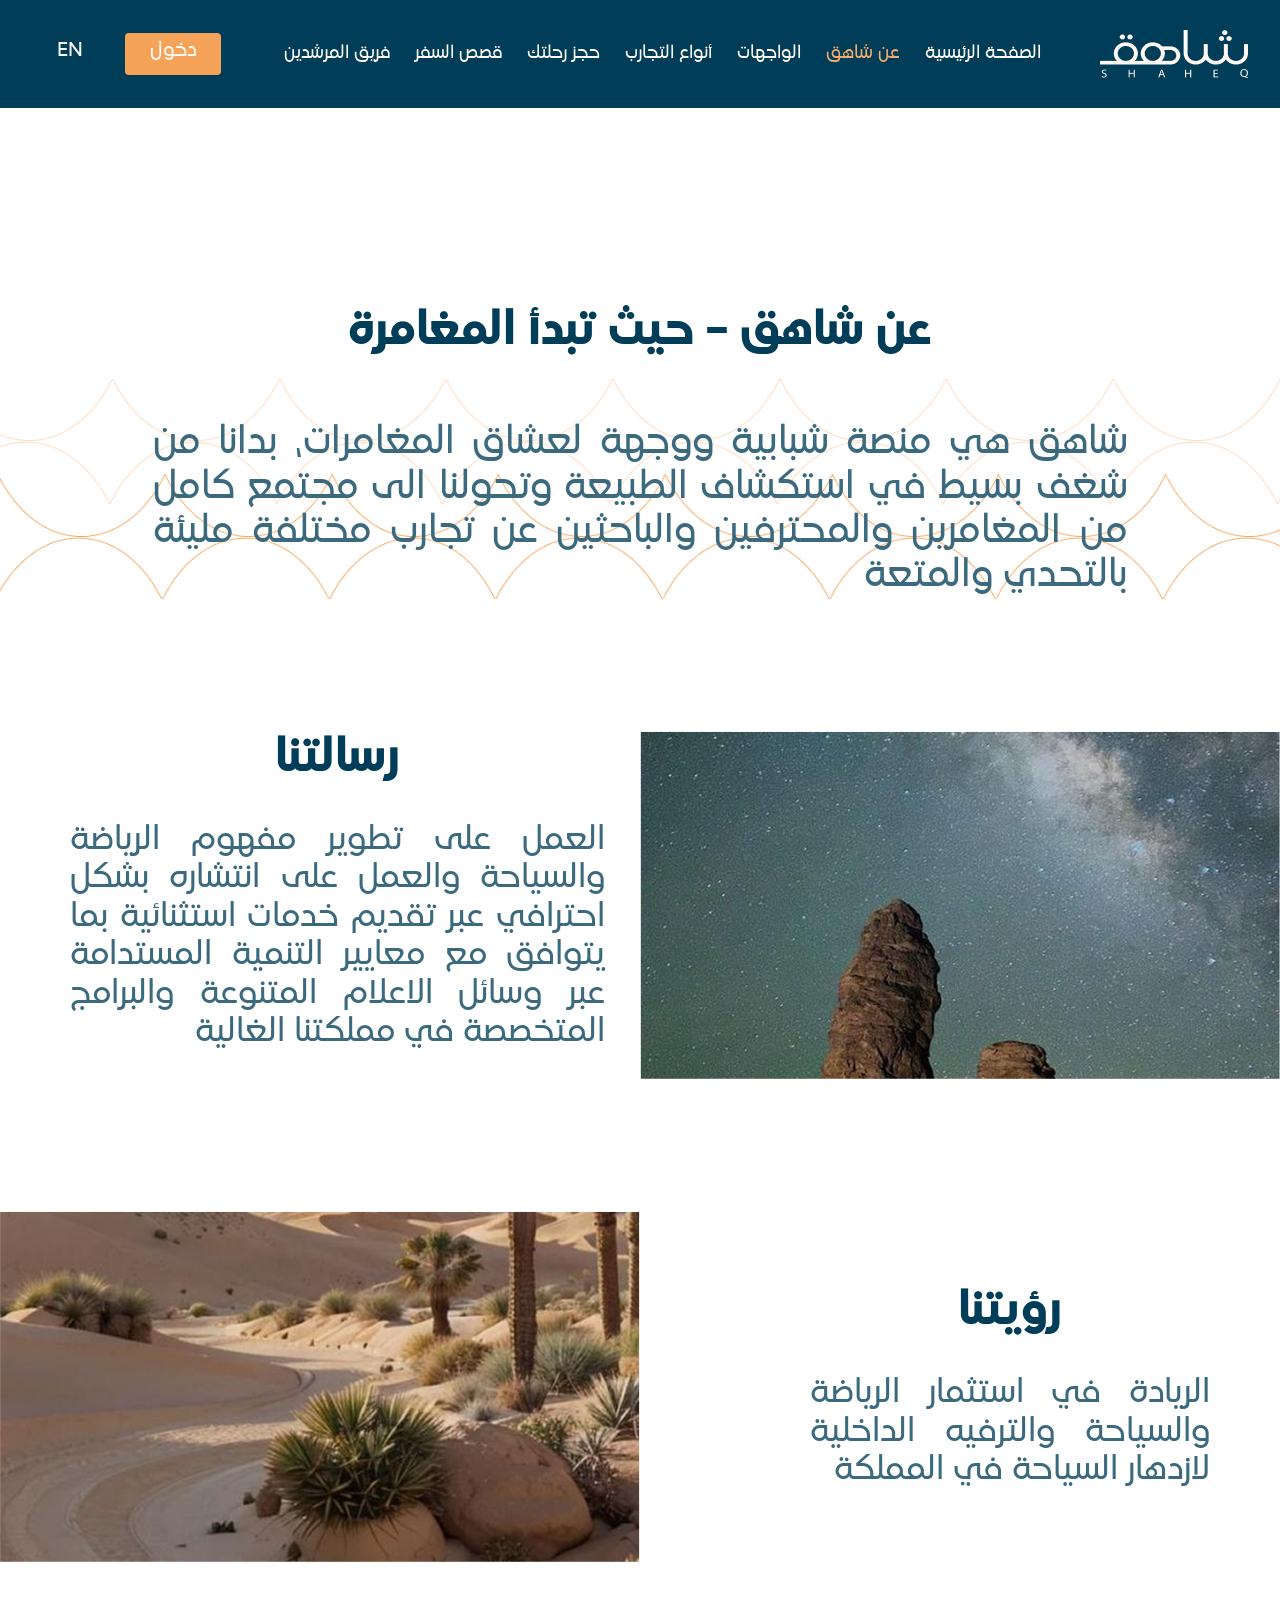
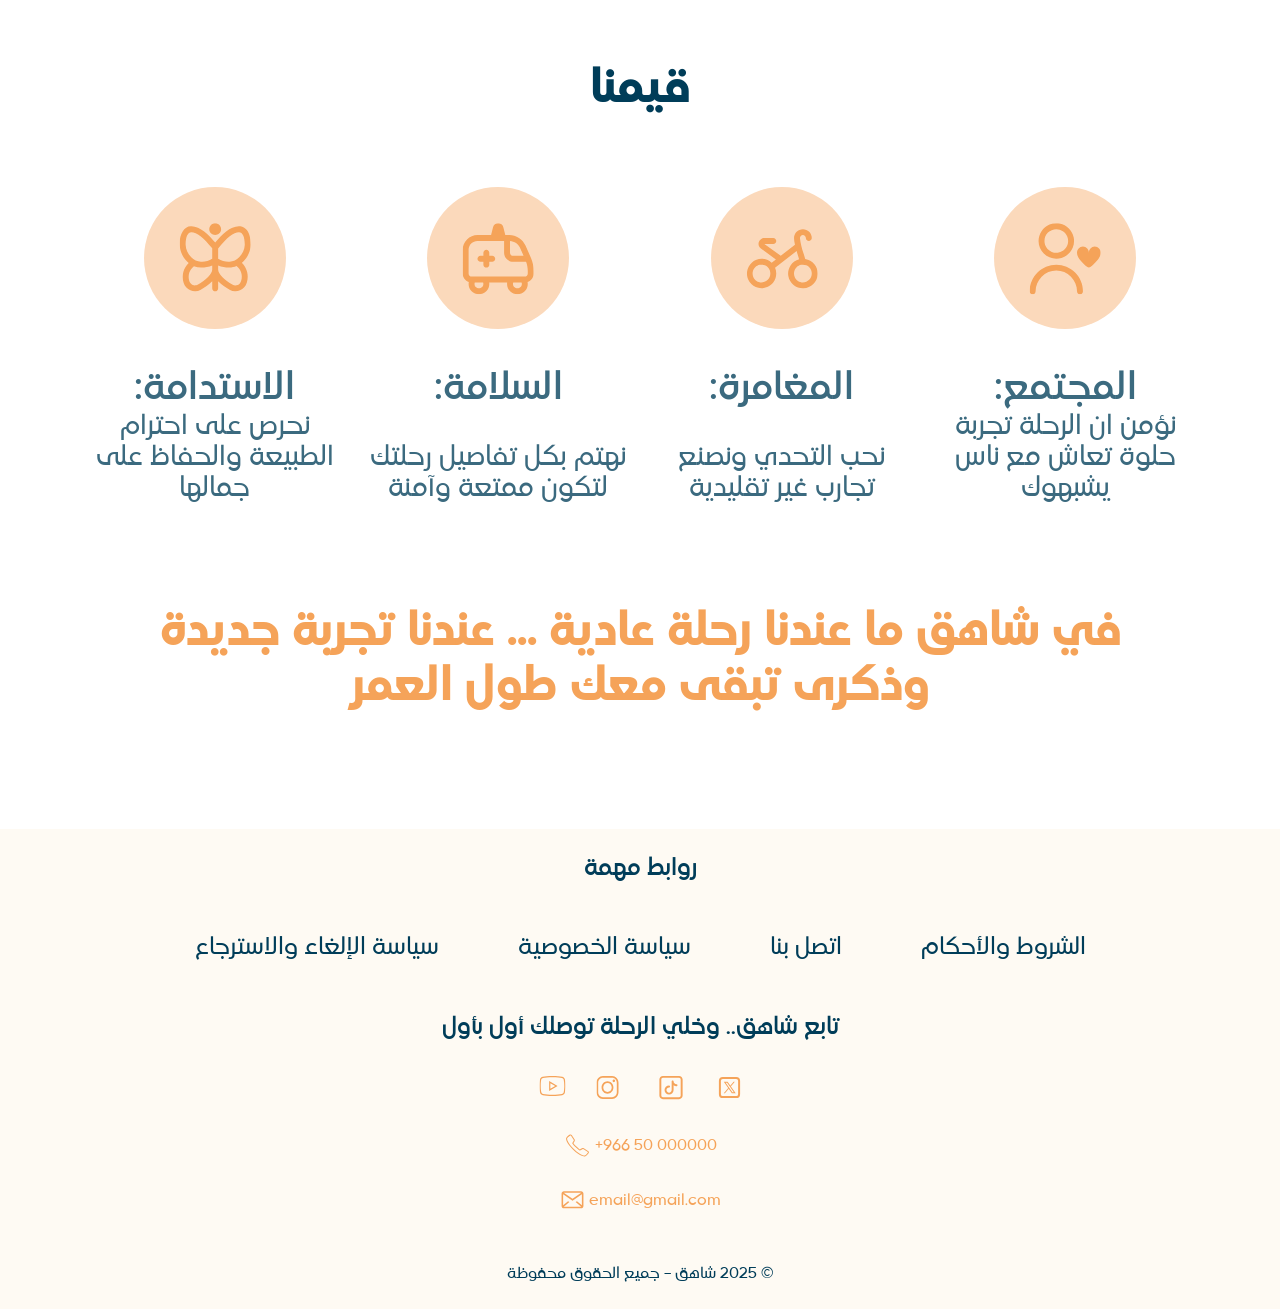
<file: desktop-1.html>
<!DOCTYPE html>
<html lang="en-US" dir="rtl">
	<head>
		<!-- Meta setup -->
		<meta charset="UTF-8" />
		<meta http-equiv="X-UA-Compatible" content="IE=edge" />
		<meta
			name="viewport"
			content="width=device-width, initial-scale=1, shrink-to-fit=no"
		/>
		<meta name="keywords" content="" />
		<meta name="decription" content="" />
		<meta name="designer" content="" />

		<!-- Title -->
		<title>Welcome To Shaheq</title>

		<!-- Fav Icon -->
		<link rel="icon" href="images/favicon.ico" />

		<!-- Include Bootstrap -->
		<link rel="stylesheet" href="css/bootstrap.css" />

		<!-- Icon Css Here -->
		<link rel="stylesheet" href="css/font-awesome.css" />

		<!-- Main StyleSheet -->
		<link rel="stylesheet" href="style.css" />

		<!-- Responsive CSS -->
		<link rel="stylesheet" href="css/responsive.css" />
	</head>
	<body>
		<!-- HEADER AREA START -->
		<header class="header-area">
			<div class="header-wrpper">
				<div class="row align-items-center">
					<div class="col-6 col-lg-2 col-xl-2">
						<div class="main-logo">
							<a href="index.html">
								<img
									src="images/shaheq-main-logo.png"
									alt="Shaheq Main Logo"
								/>
							</a>
						</div>
					</div>
					<div class="col-lg-8 col-xl-8 d-none d-lg-block">
						<nav class="desktop-navbar">
							<ul>
								<li>
									<a href="#">الصفحة الرئيسية</a>
								</li>
								<li id="menu-active">
									<a href="#">عن شاهق</a>
								</li>
								<li><a href="#">الواجهات</a></li>
								<li><a href="#">أنواع التجارب</a></li>
								<li><a href="#">حجز رحلتك</a></li>
								<li><a href="#">قصص السفر</a></li>
								<li><a href="#">فريق المرشدين</a></li>
							</ul>
						</nav>
					</div>
					<div class="col-6 col-lg-2 col-xl-2">
						<div class="lang-controller">
							<div
								class="hamburger-icon d-flex d-lg-none align-items-center justify-content-end"
							>
								<img
									data-bs-toggle="offcanvas"
									data-bs-target="#offcanvasRight"
									aria-controls="offcanvasRight"
									src="images/hamburger-icon.png"
									alt="Hamburger Icon"
								/>
							</div>
							<ul
								class="d-none d-lg-flex align-items-center justify-content-end"
							>
								<li>دخول</li>
								<li>EN</li>
							</ul>
						</div>
					</div>
				</div>
			</div>
		</header>
		<!-- HEADER AREA END -->

		<!-- Mobile Menu Area Start -->
		<aside
			class="offcanvas offcanvas-end"
			tabindex="-1"
			id="offcanvasRight"
			aria-labelledby="offcanvasRightLabel"
		>
			<div class="offcanvas-header">
				<a href="index.html" id="offcanvasRightLabel">
					<img
						src="images/shaheq-main-logo.png"
						alt="shaheq main logo"
					/>
				</a>
				<button
					type="button"
					class="btn-close text-reset"
					data-bs-dismiss="offcanvas"
					aria-label="Close"
				></button>
			</div>
			<div class="offcanvas-body">
				<nav class="mobile-navbar">
					<ul>
						<li id="menu-active">
							<a href="#">الصفحة الرئيسية</a>
						</li>
						<li><a href="#">عن شاهق</a></li>
						<li><a href="#">الواجهات</a></li>
						<li><a href="#">أنواع التجارب</a></li>
						<li><a href="#">حجز رحلتك</a></li>
						<li><a href="#">قصص السفر</a></li>
						<li><a href="#">فريق المرشدين</a></li>
						<li><a href="#"> دخول</a></li>
						<li><a href="#">EN</a></li>
					</ul>
				</nav>
			</div>
		</aside>
		<!-- Mobile Menu Area End -->

		<!-- Desktop One Banner Area Start -->
		<section class="desktop-one-banner-area">
			<div class="container">
				<div class="desktop-one-banner-cntn">
					<h3>عن شاهق – حيث تبدأ المغامرة</h3>
					<p>
						شاهق هي منصة شبابية ووجهة لعشاق المغامرات، بدانا من شغف
						بسيط في استكشاف الطبيعة وتحولنا الى مجتمع كامل من
						المغامرين والمحترفين والباحثين عن تجارب مختلفة مليئة
						بالتحدي والمتعة
					</p>
				</div>
			</div>
		</section>
		<!-- Desktop One Banner Area End -->

		<!-- Post Area Start -->
		<section class="post-area">
			<div class="row g-0 post-row-one">
				<div class="col-lg-6">
					<div class="post-thumnail">
						<img src="images/desktop-one-post-1.png" alt="" />
					</div>
				</div>
				<div class="col-lg-6">
					<div class="post-cntn">
						<h3>رسالتنا</h3>
						<p>
							العمل على تطوير مفهوم الرياضة والسياحة والعمل على
							انتشاره بشكل احترافي عبر تقديم خدمات استثنائية بما
							يتوافق مع معايير التنمية المستدامة عبر وسائل الاعلام
							المتنوعة والبرامج المتخصصة في مملكتنا الغالية
						</p>
					</div>
				</div>
			</div>
		</section>
		<section class="post-area post-area-two">
			<div class="row align-items-center g-0 post-row-tow">
				<div class="col-lg-6 order-2 order-lg-1">
					<div class="post-cntn">
						<h3>رؤيتنا</h3>
						<p>
							الريادة في استثمار الرياضة والسياحة والترفيه
							الداخلية لازدهار السياحة في المملكة
						</p>
					</div>
				</div>
				<div class="col-lg-6 order-1 order-lg-2">
					<div class="post-thumnail">
						<img src="images/desktop-post-2.png" alt="" />
					</div>
				</div>
			</div>
		</section>
		<!-- Post Area End -->

		<!-- Our Values Area Start -->
		<section class="our-values-area">
			<div class="container">
				<h2 class="value-title">قيمنا</h2>
				<div class="our-values-wrpper">
					<div class="row">
						<!-- Single Value Card -->
						<div class="col-6 col-lg-3">
							<div class="single-value">
								<div class="value-icon">
									<svg
										xmlns="http://www.w3.org/2000/svg"
										width="73"
										height="73"
										viewBox="0 0 73 73"
										fill="none"
									>
										<g clip-path="url(#clip0_45_706)">
											<path
												d="M27.6855 36.7451C31.2456 36.7451 34.7257 35.6894 37.6858 33.7116C40.6459 31.7337 42.953 28.9225 44.3154 25.6334C45.6778 22.3444 46.0342 18.7252 45.3397 15.2335C44.6451 11.7418 42.9308 8.53455 40.4135 6.0172C37.8961 3.49986 34.6888 1.78552 31.1972 1.09099C27.7055 0.396456 24.0863 0.752916 20.7972 2.11529C17.5082 3.47767 14.697 5.78478 12.7191 8.74486C10.7412 11.7049 9.68555 15.1851 9.68555 18.7451C9.69031 23.5176 11.5883 28.0932 14.9629 31.4678C18.3375 34.8424 22.9131 36.7404 27.6855 36.7451ZM27.6855 6.74512C30.0589 6.74512 32.379 7.44891 34.3524 8.76749C36.3258 10.0861 37.8639 11.9602 38.7721 14.1529C39.6804 16.3456 39.918 18.7584 39.455 21.0862C38.992 23.414 37.8491 25.5522 36.1708 27.2304C34.4926 28.9086 32.3544 30.0515 30.0266 30.5145C27.6989 30.9776 25.2861 30.7399 23.0933 29.8317C20.9006 28.9234 19.0265 27.3854 17.7079 25.412C16.3893 23.4386 15.6855 21.1185 15.6855 18.7451C15.6855 15.5625 16.9498 12.5103 19.2003 10.2598C21.4507 8.00941 24.5029 6.74513 27.6855 6.74512Z"
												fill="#F5A359"
											/>
											<path
												d="M27.6855 42.7441C20.5274 42.7529 13.6649 45.6003 8.60331 50.6619C3.54172 55.7235 0.69428 62.5859 0.685547 69.7441C0.685547 70.5397 1.00162 71.3028 1.56423 71.8654C2.12684 72.428 2.8899 72.7441 3.68555 72.7441C4.4812 72.7441 5.24426 72.428 5.80687 71.8654C6.36948 71.3028 6.68555 70.5397 6.68555 69.7441C6.68555 64.1745 8.89804 58.8331 12.8363 54.8949C16.7746 50.9566 22.116 48.7441 27.6855 48.7441C33.2551 48.7441 38.5965 50.9566 42.5348 54.8949C46.4731 58.8331 48.6855 64.1745 48.6855 69.7441C48.6855 70.5397 49.0016 71.3028 49.5642 71.8654C50.1268 72.428 50.8899 72.7441 51.6855 72.7441C52.4812 72.7441 53.2443 72.428 53.8069 71.8654C54.3695 71.3028 54.6855 70.5397 54.6855 69.7441C54.6768 62.5859 51.8294 55.7235 46.7678 50.6619C41.7062 45.6003 34.8437 42.7529 27.6855 42.7441Z"
												fill="#F5A359"
											/>
											<path
												d="M66.6852 24.3701C65.0156 24.4533 63.447 25.1944 62.3225 26.4313C61.198 27.6682 60.6093 29.3002 60.6852 30.9701C60.761 29.3002 60.1723 27.6682 59.0479 26.4313C57.9234 25.1944 56.3548 24.4533 54.6852 24.3701C53.0156 24.4533 51.447 25.1944 50.3226 26.4313C49.1981 27.6682 48.6094 29.3002 48.6852 30.9701C48.6852 36.1601 55.4532 42.2411 58.8252 44.9471C59.353 45.3697 60.009 45.6 60.6852 45.6C61.3613 45.6 62.0174 45.3697 62.5452 44.9471C65.9172 42.2471 72.6851 36.1601 72.6851 30.9701C72.761 29.3002 72.1723 27.6682 71.0478 26.4313C69.9234 25.1944 68.3547 24.4533 66.6852 24.3701Z"
												fill="#F5A359"
											/>
										</g>
										<defs>
											<clipPath id="clip0_45_706">
												<rect
													width="72"
													height="72"
													fill="white"
													transform="translate(0.685547 0.745117)"
												/>
											</clipPath>
										</defs>
									</svg>
								</div>
								<div class="value-cntn">
									<h4>المجتمع:</h4>
									<p>
										نؤمن ان الرحلة تجربة حلوة تعاش مع ناس
										يشبهوك
									</p>
								</div>
							</div>
						</div>
						<!-- Single Value Card -->
						<div class="col-6 col-lg-3">
							<div class="single-value">
								<div class="value-icon">
									<svg
										xmlns="http://www.w3.org/2000/svg"
										width="73"
										height="73"
										viewBox="0 0 73 73"
										fill="none"
									>
										<g clip-path="url(#clip0_45_702)">
											<path
												d="M60.0348 36.9821C59.5428 35.2241 58.9878 33.3641 58.3698 31.3631C56.5397 26.3178 55.3033 21.0765 54.6858 15.7451C54.6858 14.9495 55.0018 14.1864 55.5644 13.6238C56.127 13.0612 56.8901 12.7451 57.6858 12.7451C58.4814 12.7451 59.2445 13.0612 59.8071 13.6238C60.3697 14.1864 60.6858 14.9495 60.6858 15.7451C60.6858 16.5408 61.0018 17.3038 61.5644 17.8664C62.127 18.429 62.8901 18.7451 63.6858 18.7451C64.4814 18.7451 65.2445 18.429 65.8071 17.8664C66.3697 17.3038 66.6858 16.5408 66.6858 15.7451C66.6858 13.3582 65.7375 11.069 64.0497 9.38116C62.3619 7.69333 60.0727 6.74512 57.6858 6.74512C55.2988 6.74512 53.0096 7.69333 51.3218 9.38116C49.634 11.069 48.6858 13.3582 48.6858 15.7451C48.7601 18.0359 49.081 20.312 49.6428 22.5341L35.2428 33.7451L18.5988 21.7451H27.6858C28.4814 21.7451 29.2445 21.429 29.8071 20.8664C30.3697 20.3038 30.6858 19.5408 30.6858 18.7451C30.6858 17.9495 30.3697 17.1864 29.8071 16.6238C29.2445 16.0612 28.4814 15.7451 27.6858 15.7451H18.5988C17.3525 15.7447 16.138 16.1386 15.1291 16.8703C14.1201 17.6019 13.3685 18.634 12.9817 19.8187C12.5949 21.0035 12.5927 22.2802 12.9755 23.4663C13.3582 24.6524 14.1064 25.687 15.1128 26.4221L30.3258 37.5581L26.0118 40.9151C23.3321 38.3922 19.8117 36.9533 16.1321 36.877C12.4524 36.8007 8.87538 38.0924 6.09346 40.5021C3.31155 42.9117 1.52267 46.2679 1.0732 49.9208C0.623726 53.5737 1.54562 57.2634 3.6604 60.2756C5.77518 63.2877 8.93239 65.4081 12.5208 66.2261C16.1091 67.0441 19.8734 66.5015 23.0847 64.7035C26.296 62.9055 28.7259 59.9798 29.904 56.493C31.0821 53.0063 30.9245 49.2064 29.4618 45.8291L51.3288 28.8221C51.7518 30.2501 53.5098 35.9741 53.8968 37.2911C50.3109 38.2274 47.1993 40.4594 45.1632 43.5561C43.1271 46.6527 42.311 50.3941 42.8726 54.0574C43.4342 57.7206 45.3336 61.0457 48.2038 63.3902C51.074 65.7347 54.7113 66.9322 58.413 66.7513C62.1146 66.5704 65.6178 65.0239 68.2458 62.4107C70.8737 59.7975 72.4397 56.303 72.6414 52.6024C72.8431 48.9018 71.666 45.2578 69.3376 42.3745C67.0092 39.4912 63.6948 37.5732 60.0348 36.9911V36.9821ZM15.6858 60.7451C13.9057 60.7451 12.1657 60.2173 10.6856 59.2283C9.20559 58.2394 8.05204 56.8338 7.37085 55.1893C6.68966 53.5447 6.51143 51.7351 6.8587 49.9893C7.20597 48.2435 8.06313 46.6398 9.32181 45.3812C10.5805 44.1225 12.1841 43.2653 13.93 42.918C15.6758 42.5708 17.4854 42.749 19.1299 43.4302C20.7745 44.1114 22.1801 45.2649 23.169 46.745C24.1579 48.225 24.6858 49.9651 24.6858 51.7451C24.6858 54.1321 23.7376 56.4213 22.0497 58.1091C20.3619 59.7969 18.0727 60.7451 15.6858 60.7451ZM57.6858 60.7451C55.9057 60.7451 54.1657 60.2173 52.6856 59.2283C51.2056 58.2394 50.052 56.8338 49.3708 55.1893C48.6897 53.5447 48.5114 51.7351 48.8587 49.9893C49.206 48.2435 50.0631 46.6398 51.3218 45.3812C52.5805 44.1225 54.1841 43.2653 55.9299 42.918C57.6758 42.5708 59.4854 42.749 61.1299 43.4302C62.7744 44.1114 64.1801 45.2649 65.169 46.745C66.1579 48.225 66.6858 49.9651 66.6858 51.7451C66.6858 54.1321 65.7375 56.4213 64.0497 58.1091C62.3619 59.7969 60.0727 60.7451 57.6858 60.7451Z"
												fill="#F5A359"
											/>
										</g>
										<defs>
											<clipPath id="clip0_45_702">
												<rect
													width="72"
													height="72"
													fill="white"
													transform="translate(0.685547 0.745117)"
												/>
											</clipPath>
										</defs>
									</svg>
								</div>
								<div class="value-cntn">
									<h4>المغامرة:</h4>
									<p>نحب التحدي ونصنع تجارب غير تقليدية</p>
								</div>
							</div>
						</div>
						<!-- Single Value Card -->
						<div class="col-6 col-lg-3">
							<div class="single-value">
								<div class="value-icon">
									<svg
										xmlns="http://www.w3.org/2000/svg"
										width="73"
										height="73"
										viewBox="0 0 73 73"
										fill="none"
									>
										<g clip-path="url(#clip0_45_700)">
											<path
												d="M69.8415 35.707L64.3845 23.434C62.9703 20.2523 60.6637 17.549 57.7441 15.6518C54.8245 13.7546 51.4174 12.7449 47.9355 12.745H43.8855L41.9055 4.81902C41.6135 3.65577 40.9412 2.6234 39.9955 1.88578C39.0499 1.14816 37.8849 0.747559 36.6855 0.747559C35.4862 0.747559 34.3212 1.14816 33.3755 1.88578C32.4298 2.6234 31.7576 3.65577 31.4655 4.81902L29.4855 12.745H15.6855C11.7087 12.7498 7.89619 14.3317 5.08418 17.1437C2.27216 19.9557 0.69028 23.7682 0.685516 27.745L0.685516 51.745C0.691953 53.6378 1.29617 55.4802 2.41192 57.0091C3.52767 58.5381 5.09792 59.6755 6.89852 60.259C6.76271 60.9125 6.69137 61.5776 6.68552 62.245C6.68552 65.0298 7.79176 67.7005 9.7609 69.6696C11.73 71.6388 14.4007 72.745 17.1855 72.745C19.9703 72.745 22.641 71.6388 24.6101 69.6696C26.5793 67.7005 27.6855 65.0298 27.6855 62.245C27.6808 61.7427 27.6397 61.2414 27.5625 60.745H45.8085C45.7313 61.2414 45.6902 61.7427 45.6855 62.245C45.6855 65.0298 46.7918 67.7005 48.7609 69.6696C50.73 71.6388 53.4007 72.745 56.1855 72.745C58.9703 72.745 61.641 71.6388 63.6101 69.6696C65.5793 67.7005 66.6855 65.0298 66.6855 62.245C66.6797 61.5776 66.6083 60.9125 66.4725 60.259C68.2731 59.6755 69.8434 58.5381 70.9591 57.0091C72.0749 55.4802 72.6791 53.6378 72.6855 51.745V49.111C72.6921 44.4926 71.7229 39.9249 69.8415 35.707ZM58.9035 25.873L62.4045 33.745H51.6855C50.8899 33.745 50.1268 33.4289 49.5642 32.8663C49.0016 32.3037 48.6855 31.5407 48.6855 30.745V18.799C50.8722 18.9331 52.9804 19.6632 54.7816 20.9102C56.5828 22.1572 58.0083 23.8735 58.9035 25.873ZM21.6855 62.245C21.6855 63.4385 21.2114 64.5831 20.3675 65.427C19.5236 66.2709 18.379 66.745 17.1855 66.745C15.992 66.745 14.8475 66.2709 14.0035 65.427C13.1596 64.5831 12.6855 63.4385 12.6855 62.245C12.6874 61.7323 12.7819 61.2241 12.9645 60.745H21.4065C21.5892 61.2241 21.6837 61.7323 21.6855 62.245ZM56.1855 66.745C54.992 66.745 53.8475 66.2709 53.0035 65.427C52.1596 64.5831 51.6855 63.4385 51.6855 62.245C51.6874 61.7323 51.7819 61.2241 51.9645 60.745H60.4065C60.5892 61.2241 60.6837 61.7323 60.6855 62.245C60.6855 63.4385 60.2114 64.5831 59.3675 65.427C58.5236 66.2709 57.379 66.745 56.1855 66.745ZM66.6855 51.745C66.6855 52.5407 66.3695 53.3037 65.8068 53.8663C65.2442 54.429 64.4812 54.745 63.6855 54.745H9.68552C8.88987 54.745 8.12681 54.429 7.5642 53.8663C7.00159 53.3037 6.68552 52.5407 6.68552 51.745V27.745C6.68552 25.3581 7.63373 23.0689 9.32156 21.3811C11.0094 19.6932 13.2986 18.745 15.6855 18.745H42.6855V30.745C42.6855 33.132 43.6337 35.4212 45.3216 37.109C47.0094 38.7968 49.2986 39.745 51.6855 39.745H64.9725C66.0991 42.7394 66.6793 45.9117 66.6855 49.111V51.745ZM33.6855 36.745C33.6855 37.5407 33.3694 38.3037 32.8068 38.8663C32.2442 39.4289 31.4812 39.745 30.6855 39.745H27.6855V42.745C27.6855 43.5407 27.3694 44.3037 26.8068 44.8663C26.2442 45.4289 25.4812 45.745 24.6855 45.745C23.8899 45.745 23.1268 45.4289 22.5642 44.8663C22.0016 44.3037 21.6855 43.5407 21.6855 42.745V39.745H18.6855C17.8899 39.745 17.1268 39.4289 16.5642 38.8663C16.0016 38.3037 15.6855 37.5407 15.6855 36.745C15.6855 35.9494 16.0016 35.1863 16.5642 34.6237C17.1268 34.0611 17.8899 33.745 18.6855 33.745H21.6855V30.745C21.6855 29.9494 22.0016 29.1863 22.5642 28.6237C23.1268 28.0611 23.8899 27.745 24.6855 27.745C25.4812 27.745 26.2442 28.0611 26.8068 28.6237C27.3694 29.1863 27.6855 29.9494 27.6855 30.745V33.745H30.6855C31.4812 33.745 32.2442 34.0611 32.8068 34.6237C33.3694 35.1863 33.6855 35.9494 33.6855 36.745Z"
												fill="#F5A359"
											/>
										</g>
										<defs>
											<clipPath id="clip0_45_700">
												<rect
													width="72"
													height="72"
													fill="white"
													transform="translate(0.685547 0.745117)"
												/>
											</clipPath>
										</defs>
									</svg>
								</div>
								<div class="value-cntn">
									<h4>السلامة:</h4>
									<p>
										نهتم بكل تفاصيل رحلتك لتكون ممتعة وآمنة
									</p>
								</div>
							</div>
						</div>
						<!-- Single Value Card -->
						<div class="col-6 col-lg-3">
							<div class="single-value">
								<div class="value-icon">
									<svg
										xmlns="http://www.w3.org/2000/svg"
										width="73"
										height="73"
										viewBox="0 0 73 73"
										fill="none"
									>
										<g clip-path="url(#clip0_45_704)">
											<path
												d="M65.1852 39.5411C69.8023 35.0895 72.4942 29.0079 72.6852 22.5971C72.6852 5.63512 64.3842 3.80512 60.8172 3.80512C51.9132 3.80512 43.1652 12.5051 36.6942 20.3681C30.2712 12.5711 21.4962 3.80512 12.5682 3.80512C0.121255 3.02512 -4.43274 28.0181 8.20325 39.5441C8.73125 40.0661 9.28024 40.5551 9.83524 41.0141C7.19349 43.5465 5.31089 46.7659 4.39929 50.31C3.48769 53.8541 3.58326 57.5824 4.67525 61.0751C5.1797 62.7939 6.0607 64.3787 7.25423 65.7144C8.44776 67.0501 9.92384 68.1032 11.5752 68.7971C13.177 69.4824 14.9112 69.8027 16.652 69.7347C18.3929 69.6667 20.0968 69.2122 21.6402 68.4041C26.0793 66.102 30.1411 63.1358 33.6852 59.6081V66.7451C33.6852 67.5408 34.0013 68.3038 34.5639 68.8664C35.1265 69.429 35.8896 69.7451 36.6852 69.7451C37.4809 69.7451 38.2439 69.429 38.8065 68.8664C39.3691 68.3038 39.6852 67.5408 39.6852 66.7451V59.6081C43.2313 63.1366 47.2963 66.1019 51.7392 68.4011C53.2822 69.2103 54.9861 69.6657 56.727 69.7342C58.468 69.8027 60.2024 69.4826 61.8042 68.7971C63.4551 68.1033 64.9309 67.0507 66.1244 65.7155C67.3179 64.3804 68.1991 62.7962 68.7042 61.0781C69.833 57.5809 69.9613 53.8377 69.0743 50.2714C68.1874 46.7052 66.3207 43.4581 63.6852 40.8971C64.1982 40.4711 64.6992 40.0211 65.1852 39.5411ZM33.6852 47.6531C33.6852 52.0871 27.4452 58.5791 18.8442 63.0911C18.0876 63.4921 17.2501 63.7165 16.3944 63.7477C15.5387 63.7789 14.687 63.616 13.9032 63.2711C13.0708 62.9199 12.3271 62.3877 11.7262 61.7131C11.1253 61.0385 10.6822 60.2384 10.4292 59.3711C9.56729 56.6742 9.55574 53.7774 10.3962 51.0737C11.2366 48.37 12.8883 45.9902 15.1272 44.2571C17.3981 45.2203 19.8366 45.726 22.3032 45.7451C26.2002 45.7987 30.0691 45.0777 33.6852 43.6241V47.6531ZM33.6852 36.7001C30.2908 38.9182 26.273 39.9857 22.2252 39.7451C20.3725 39.7035 18.5476 39.2858 16.8612 38.5174C15.1749 37.749 13.6623 36.6459 12.4152 35.2751C8.95768 31.9391 6.91661 27.4004 6.71525 22.6001C6.71525 14.4701 8.85424 9.80812 12.5802 9.80812C17.9232 9.80512 25.0032 15.3191 33.6852 26.2181V36.7001ZM39.6852 26.2451C48.3252 15.3551 55.4412 9.80512 60.8172 9.80512C64.5462 9.80512 66.6852 14.4671 66.6852 22.5971C66.4832 27.3973 64.4422 31.9358 60.9852 35.2721C58.4678 37.9776 54.9872 39.5842 51.2952 39.7451C47.1983 39.9851 43.1316 38.9132 39.6852 36.6851V26.2451ZM62.9412 59.3891C62.6886 60.2566 62.2457 61.0568 61.6447 61.7315C61.0437 62.4062 60.2998 62.9383 59.4672 63.2891C58.6831 63.6333 57.8314 63.7956 56.9757 63.7639C56.12 63.7322 55.2826 63.5073 54.5262 63.1061C45.9252 58.5791 39.6852 52.0871 39.6852 47.6531V43.6181C43.3066 45.076 47.1817 45.7991 51.0852 45.7451C53.5884 45.7383 56.0635 45.2176 58.3572 44.2151C60.6085 45.9475 62.2611 48.3411 63.0832 51.0602C63.9053 53.7794 63.8556 56.6876 62.9412 59.3771V59.3891ZM30.6852 6.74512C30.6852 5.15382 31.3174 3.62769 32.4426 2.50248C33.5678 1.37726 35.0939 0.745117 36.6852 0.745117C38.2765 0.745117 39.8026 1.37726 40.9278 2.50248C42.0531 3.62769 42.6852 5.15382 42.6852 6.74512C42.6852 8.33642 42.0531 9.86254 40.9278 10.9878C39.8026 12.113 38.2765 12.7451 36.6852 12.7451C35.0939 12.7451 33.5678 12.113 32.4426 10.9878C31.3174 9.86254 30.6852 8.33642 30.6852 6.74512Z"
												fill="#F5A359"
											/>
										</g>
										<defs>
											<clipPath id="clip0_45_704">
												<rect
													width="72"
													height="72"
													fill="white"
													transform="translate(0.685547 0.745117)"
												/>
											</clipPath>
										</defs>
									</svg>
								</div>
								<div class="value-cntn">
									<h4>الاستدامة:</h4>
									<p>
										نحرص على احترام الطبيعة والحفاظ على
										جمالها
									</p>
								</div>
							</div>
						</div>
					</div>
				</div>
			</div>
		</section>
		<!-- Our Values Area End -->

		<!-- One Line Text Area Start -->
		<section class="one-line-text">
			<p>
				في شاهق ما عندنا رحلة عادية ... عندنا تجربة جديدة وذكرى تبقى معك
				طول العمر
			</p>
		</section>
		<!-- One Line Text Area End -->

		<!-- FOOTER AREA START -->
		<footer class="footer-area">
			<div class="footer-wrpper">
				<h4>روابط مهمة</h4>
				<ul
					class="footer-menu d-flex align-items-center justify-content-between"
				>
					<li>
						<a href="#">الشروط والأحكام</a>
					</li>
					<li>
						<a href="#">اتصل بنا</a>
					</li>
					<li>
						<a href="#">سياسة الخصوصية </a>
					</li>
					<li>
						<a href="#">سياسة الإلغاء والاسترجاع</a>
					</li>
				</ul>
				<div class="footer-inner-area">
					<h4>تابع شاهق.. وخلي الرحلة توصلك أول بأول</h4>
					<ul dir="ltr" class="footer-social-link">
						<li>
							<a href="#">
								<svg
									xmlns="http://www.w3.org/2000/svg"
									width="27"
									height="27"
									viewBox="0 0 27 27"
									fill="none"
								>
									<g clip-path="url(#clip0_45_871)">
										<path
											d="M13.4116 2C9.42903 2 5.68916 2.3125 3.69786 2.74951C2.37111 3.06201 1.22347 3.99951 0.983096 5.4375C0.742727 6.93652 0.5 9.1875 0.5 12C0.5 14.8125 0.74037 17 1.04201 18.5625C1.28474 19.937 2.43003 20.938 3.75678 21.2505C5.87062 21.6875 9.48795 22 13.4705 22C17.4531 22 21.0705 21.6875 23.182 21.2505C24.5111 20.938 25.6563 20.0005 25.8967 18.5625C26.1394 17 26.4411 14.7515 26.5 11.939C26.5 9.12646 26.1984 6.87549 25.8967 5.31299C25.6563 3.93848 24.5111 2.9375 23.182 2.625C21.0705 2.3125 17.3919 2 13.4116 2ZM13.4116 3.25C17.7548 3.25 21.2519 3.62354 22.9416 3.93604C23.8465 4.1875 24.57 4.8125 24.6902 5.62549C25.0531 7.625 25.2934 9.75146 25.2934 11.939C25.2345 14.6245 24.9329 16.812 24.6902 18.3745C24.5111 19.561 23.3045 19.937 22.9416 20.064C20.7688 20.501 17.1491 20.811 13.5295 20.811C9.90977 20.811 6.23117 20.562 4.11969 20.064C3.21476 19.8125 2.4913 19.1875 2.37111 18.3745C1.88802 16.624 1.70656 14.312 1.70656 12C1.70656 9.12402 1.94929 7 2.18966 5.68896C2.37111 4.5 3.63659 4.12402 3.93823 3.99951C5.92953 3.5625 9.61049 3.25 13.4116 3.25ZM10.1525 7V17L18.5984 12L10.1525 7ZM11.3591 9.12646L16.1853 12L11.3591 14.8735V9.12646Z"
											fill="#F5A359"
										/>
									</g>
									<defs>
										<clipPath id="clip0_45_871">
											<rect
												width="26"
												height="26"
												fill="white"
												transform="translate(0.5 0.5)"
											/>
										</clipPath>
									</defs>
								</svg>
							</a>
						</li>
						<li>
							<a href="#">
								<svg
									xmlns="http://www.w3.org/2000/svg"
									width="29"
									height="29"
									viewBox="0 0 29 29"
									fill="none"
								>
									<g clip-path="url(#clip0_45_873)">
										<path
											d="M6.88582 3C3.36899 3 0.5 5.9994 0.5 9.67608V19.3239C0.5 23.0006 3.36899 26 6.88582 26H16.1142C19.631 26 22.5 23.0006 22.5 19.3239V9.67608C22.5 5.9994 19.631 3 16.1142 3H6.88582ZM6.88582 4.76923H16.1142C18.7154 4.76923 20.8077 6.95312 20.8077 9.67608V19.3239C20.8077 22.0434 18.7188 24.2308 16.1142 24.2308H6.88582C4.28456 24.2308 2.19231 22.0469 2.19231 19.3239V9.67608C2.19231 6.95658 4.28125 4.76923 6.88582 4.76923ZM17.8462 6.53846C17.1454 6.53846 16.5769 7.13281 16.5769 7.86538C16.5769 8.59796 17.1454 9.19231 17.8462 9.19231C18.5469 9.19231 19.1154 8.59796 19.1154 7.86538C19.1154 7.13281 18.5469 6.53846 17.8462 6.53846ZM11.5 8.30769C8.23768 8.30769 5.57692 11.0894 5.57692 14.5C5.57692 17.9106 8.23768 20.6923 11.5 20.6923C14.7623 20.6923 17.4231 17.9106 17.4231 14.5C17.4231 11.0894 14.7623 8.30769 11.5 8.30769ZM11.5 10.0769C13.8468 10.0769 15.7308 12.0466 15.7308 14.5C15.7308 16.9534 13.8468 18.9231 11.5 18.9231C9.15325 18.9231 7.26923 16.9534 7.26923 14.5C7.26923 12.0466 9.15325 10.0769 11.5 10.0769Z"
											fill="#F5A359"
										/>
									</g>
									<defs>
										<clipPath id="clip0_45_873">
											<rect
												width="28"
												height="29"
												fill="white"
												transform="translate(0.5)"
											/>
										</clipPath>
									</defs>
								</svg>
							</a>
						</li>
						<li>
							<a href="#">
								<svg
									xmlns="http://www.w3.org/2000/svg"
									width="32"
									height="31"
									viewBox="0 0 32 31"
									fill="none"
								>
									<path
										d="M7.92708 3.875C5.97681 3.875 4.375 5.47681 4.375 7.42708V23.5729C4.375 25.5232 5.97681 27.125 7.92708 27.125H24.0729C26.0232 27.125 27.625 25.5232 27.625 23.5729V7.42708C27.625 5.47681 26.0232 3.875 24.0729 3.875H7.92708ZM7.92708 5.8125H24.0729C24.9759 5.8125 25.6875 6.52406 25.6875 7.42708V23.5729C25.6875 24.4759 24.9759 25.1875 24.0729 25.1875H7.92708C7.02406 25.1875 6.3125 24.4759 6.3125 23.5729V7.42708C6.3125 6.52406 7.02406 5.8125 7.92708 5.8125ZM17.573 8.41097C17.3259 8.42159 17.0923 8.52627 16.9199 8.70356C16.7475 8.88085 16.6495 9.11734 16.6458 9.36458V18.0833C16.6458 19.522 15.5012 20.6667 14.0625 20.6667C12.6238 20.6667 11.4792 19.522 11.4792 18.0833C11.4792 16.6447 12.6238 15.5 14.0625 15.5C14.1909 15.5018 14.3183 15.4781 14.4374 15.4302C14.5566 15.3824 14.665 15.3113 14.7564 15.2212C14.8478 15.131 14.9204 15.0236 14.97 14.9052C15.0195 14.7867 15.045 14.6596 15.045 14.5312C15.045 14.4029 15.0195 14.2758 14.97 14.1573C14.9204 14.0389 14.8478 13.9315 14.7564 13.8413C14.665 13.7512 14.5566 13.6801 14.4374 13.6323C14.3183 13.5844 14.1909 13.5607 14.0625 13.5625C11.5771 13.5625 9.54167 15.5979 9.54167 18.0833C9.54167 20.5688 11.5771 22.6042 14.0625 22.6042C16.5479 22.6042 18.5833 20.5688 18.5833 18.0833V13.1336C19.4023 13.7672 20.3803 14.2083 21.4896 14.2083C21.618 14.2101 21.7454 14.1864 21.8645 14.1386C21.9837 14.0907 22.0921 14.0196 22.1835 13.9295C22.2749 13.8394 22.3475 13.7319 22.3971 13.6135C22.4466 13.4951 22.4721 13.368 22.4721 13.2396C22.4721 13.1112 22.4466 12.9841 22.3971 12.8657C22.3475 12.7472 22.2749 12.6398 22.1835 12.5497C22.0921 12.4595 21.9837 12.3885 21.8645 12.3406C21.7454 12.2927 21.618 12.269 21.4896 12.2708C19.8727 12.2708 18.5833 10.9814 18.5833 9.36458C18.5814 9.23507 18.5535 9.10725 18.5014 8.9887C18.4492 8.87014 18.3738 8.76324 18.2796 8.67434C18.1854 8.58543 18.0743 8.51632 17.953 8.47108C17.8316 8.42584 17.7024 8.4054 17.573 8.41097Z"
										fill="#F5A359"
									/>
								</svg>
							</a>
						</li>
						<li>
							<a href="#">
								<svg
									xmlns="http://www.w3.org/2000/svg"
									width="25"
									height="25"
									viewBox="0 0 25 25"
									fill="none"
								>
									<path
										d="M19.22 22.1H5.78002C4.1893 22.1 2.90002 20.8107 2.90002 19.22V5.77999C2.90002 4.18927 4.1893 2.89999 5.78002 2.89999H19.22C20.8107 2.89999 22.1 4.18927 22.1 5.77999V19.22C22.1 20.8107 20.8107 22.1 19.22 22.1Z"
										stroke="#F5A359"
										stroke-width="2"
										stroke-miterlimit="10"
									/>
									<path
										d="M18.6987 18.26H14.8889L6.78125 6.73999H10.591L18.6987 18.26ZM15.3905 17.3H16.8608L10.0894 7.69999H8.61917L15.3905 17.3Z"
										fill="#F5A359"
									/>
									<path
										d="M7.93999 18.26L12.007 13.4984L11.4651 12.7285L6.73999 18.26H7.93999Z"
										fill="#F5A359"
									/>
									<path
										d="M13.0352 10.8901L13.5771 11.6605L17.78 6.73999H16.58L13.0352 10.8901Z"
										fill="#F5A359"
									/>
								</svg>
							</a>
						</li>
					</ul>
					<p dir="ltr">
						<svg
							xmlns="http://www.w3.org/2000/svg"
							width="27"
							height="25"
							viewBox="0 0 27 25"
							fill="none"
						>
							<path
								d="M2.06201 5.52539C2.08436 5.91406 2.12295 7.13281 3.02686 8.98828C3.92873 10.8438 5.68373 13.3906 9.12873 16.7031C12.5737 20.0156 15.2245 21.7051 17.1542 22.5723C19.0819 23.4395 20.3494 23.4785 20.7536 23.5L20.78 23.5C21.2472 23.5 21.5661 23.2734 21.9236 23.0117C22.279 22.75 22.6426 22.416 22.992 22.0664C23.6908 21.3652 24.3164 20.6152 24.5703 20.2715C25.1594 19.4805 25.0212 18.5527 24.4037 18.1309C23.965 17.8281 20.3392 15.5332 19.7481 15.1895C19.1976 14.8398 18.5436 14.9805 17.9362 15.2988C17.4792 15.5391 16.2564 16.2148 15.9009 16.4121C15.6287 16.2402 14.6151 15.5762 12.458 13.502L12.4559 13.5L12.4539 13.5C10.252 11.418 9.59389 10.4473 9.42936 10.1953C9.62842 9.86133 10.3211 8.70508 10.5811 8.25C10.9264 7.69531 11.0381 7.05469 10.7212 6.52149L10.7192 6.51563L10.7151 6.51172C10.5486 6.24414 9.87623 5.25 9.17951 4.23047C8.83217 3.7207 8.48483 3.21485 8.20858 2.8125C7.93233 2.41602 7.74748 2.14844 7.64389 2.01563C7.20514 1.42383 6.24233 1.28906 5.41764 1.85547C5.06623 2.09766 4.27201 2.69727 3.5367 3.3711C3.16904 3.70703 2.81967 4.05859 2.54748 4.4043C2.27733 4.74805 2.03764 5.06446 2.06201 5.52539ZM3.09998 5.47461C3.10201 5.52149 3.16295 5.2793 3.37623 5.00781C3.59154 4.73438 3.91045 4.41016 4.25373 4.0957C4.9403 3.4668 5.73858 2.86524 6.02295 2.66992C6.47389 2.35938 6.78264 2.57617 6.79686 2.5957L6.80295 2.60156L6.80498 2.60742C6.84155 2.65039 7.06498 2.9668 7.34123 3.36719C7.61748 3.76563 7.96483 4.26953 8.31014 4.7793C9.00076 5.79102 9.70764 6.83984 9.81936 7.01563L9.81936 7.01758C9.86405 7.0957 9.88639 7.41602 9.68733 7.73633L9.68123 7.74414L9.67717 7.75391C9.41717 8.21094 8.36295 9.97656 8.36295 9.97656L8.21467 10.2246L8.36295 10.4727C8.36295 10.4727 9.15108 11.7793 11.7226 14.209C11.7226 14.209 11.7247 14.209 11.7247 14.2109C11.7247 14.2109 11.7247 14.2109 11.7267 14.2109C14.2495 16.6387 15.5962 17.4336 15.5962 17.4336L15.8583 17.5859L16.1244 17.4395C16.1244 17.4395 17.9606 16.4258 18.4359 16.1777C18.83 15.9707 19.1773 16.0254 19.1712 16.0234L19.1814 16.0293L19.1936 16.0352C19.5389 16.2344 23.6034 18.8105 23.8005 18.9453C23.8208 18.959 24.0462 19.2578 23.7233 19.6895C23.5242 19.959 22.8965 20.7187 22.2425 21.375C21.9134 21.7012 21.5783 22.0078 21.2919 22.2168C21.0075 22.4238 20.7515 22.4961 20.782 22.4961C20.3169 22.4746 19.3642 22.4629 17.595 21.666C15.8034 20.8613 13.244 19.2461 9.86405 15.9961C6.48405 12.7461 4.8042 10.2871 3.96733 8.56445C3.13045 6.8418 3.12436 5.91797 3.09998 5.47461Z"
								fill="#F5A359"
							/>
						</svg>
						<span>+966 50 000000</span>
					</p>
					<p dir="ltr">
						<svg
							xmlns="http://www.w3.org/2000/svg"
							width="25"
							height="25"
							viewBox="0 0 25 25"
							fill="none"
						>
							<path
								d="M3.90625 3.125C2.61841 3.125 1.5625 4.18091 1.5625 5.46875V17.9688C1.5625 19.2566 2.61841 20.3125 3.90625 20.3125H21.0938C22.3816 20.3125 23.4375 19.2566 23.4375 17.9688V5.46875C23.4375 4.18091 22.3816 3.125 21.0938 3.125H3.90625ZM3.90625 4.6875H21.0938C21.1487 4.6875 21.1914 4.70581 21.2402 4.71802L12.5 10.7666L3.75977 4.71802C3.80859 4.70581 3.85132 4.6875 3.90625 4.6875ZM3.125 6.17676L12.5 12.6709L21.875 6.17676V17.2424L16.9678 13.1348L15.625 14.0625L21.2097 18.7256C21.1731 18.7317 21.1365 18.75 21.0938 18.75H3.90625C3.86352 18.75 3.8269 18.7317 3.79028 18.7256L9.375 14.0625L8.03223 13.1348L3.125 17.2424V6.17676Z"
								fill="#F5A359"
							/>
						</svg>
						<span>email@gmail.com</span>
					</p>
				</div>
				<p>© 2025 شاهق – جميع الحقوق محفوظة</p>
			</div>
		</footer>
		<!-- FOOTER AREA END -->

		<!-- Main jQuery -->
		<script src="js/jquery-3.4.1.min.js"></script>

		<!-- Bootstrap.bundle Script -->
		<script src="js/bootstrap.bundle.min.js"></script>

		<!-- Custom jQuery -->
		<script src="js/scripts.js"></script>
	</body>
</html>
</file>
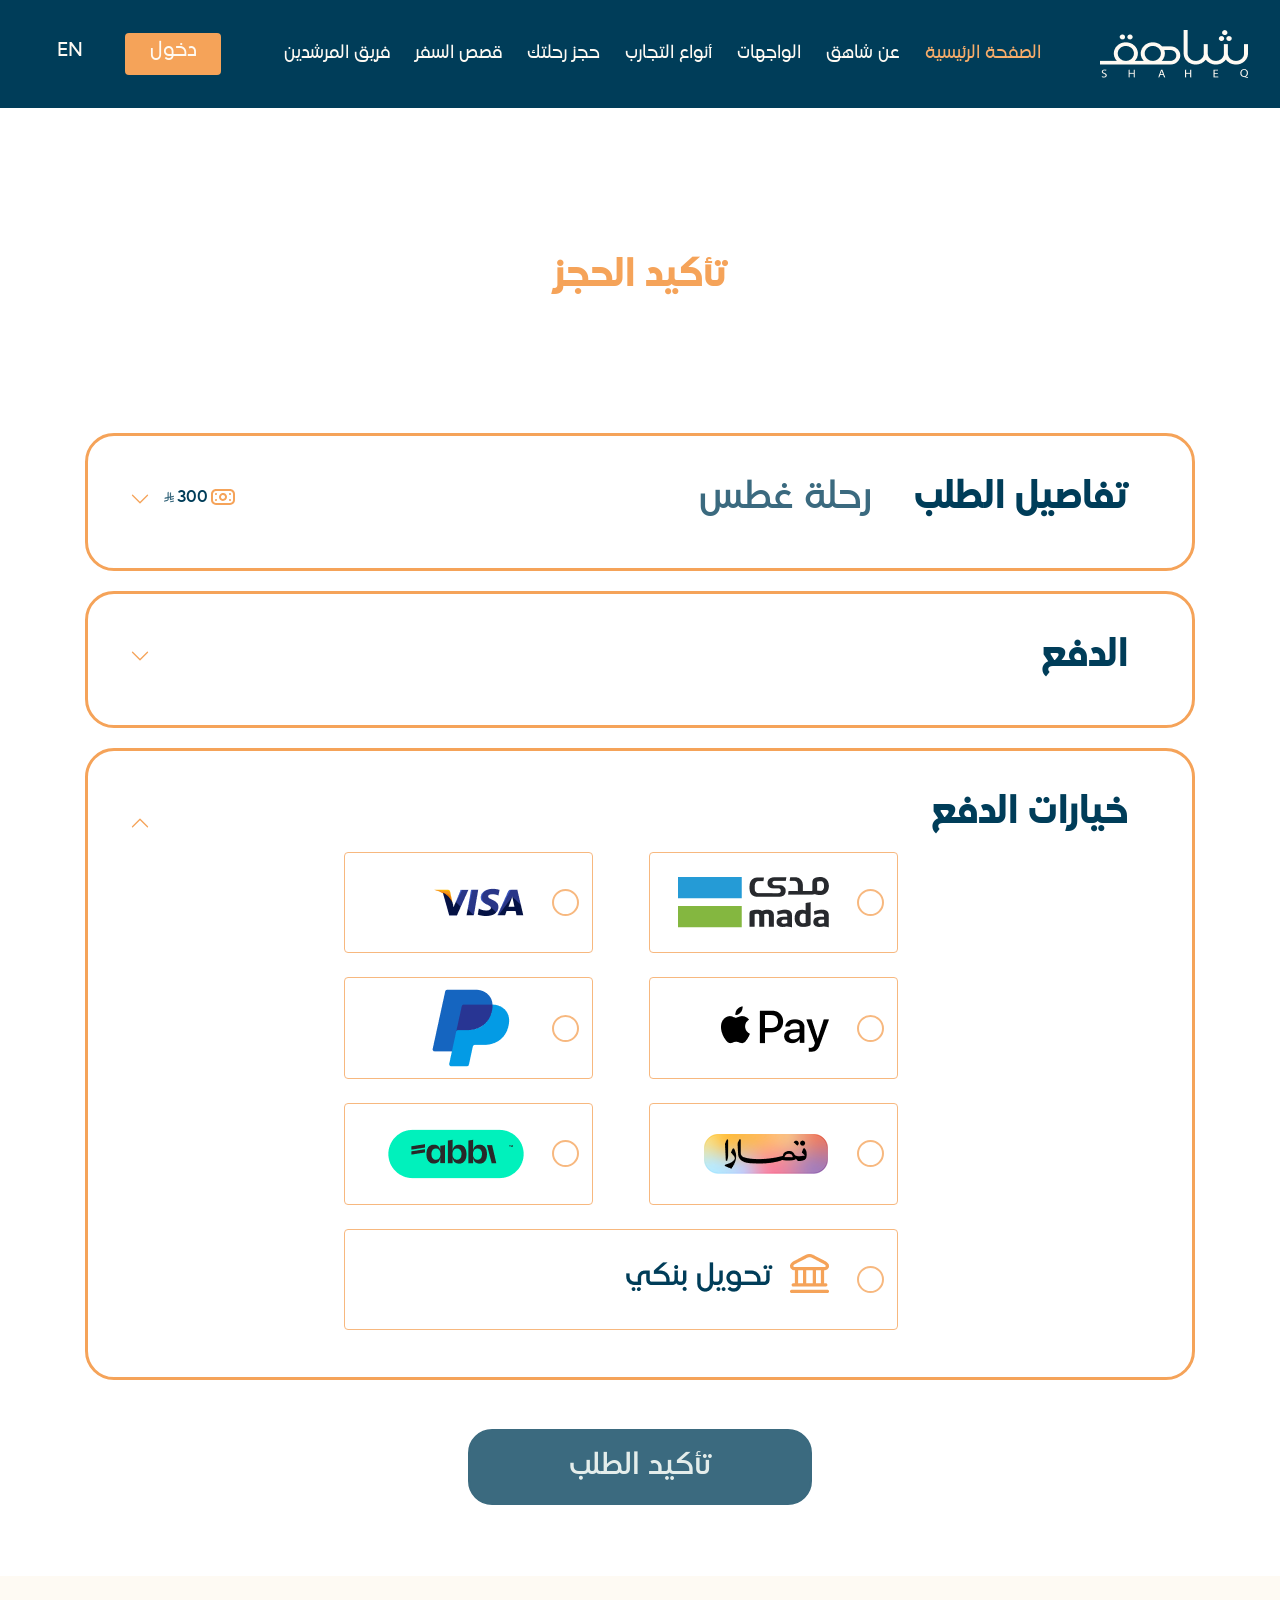
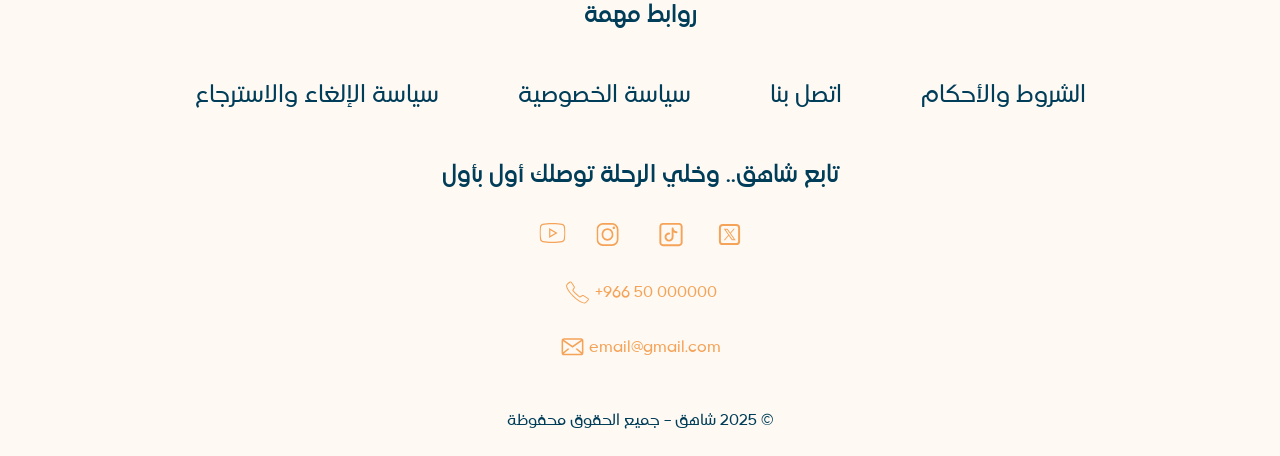
<file: desktop-10.html>
<!DOCTYPE html>
<html lang="en-US" dir="rtl">
	<head>
		<!-- Meta setup -->
		<meta charset="UTF-8" />
		<meta http-equiv="X-UA-Compatible" content="IE=edge" />
		<meta
			name="viewport"
			content="width=device-width, initial-scale=1, shrink-to-fit=no"
		/>
		<meta name="keywords" content="" />
		<meta name="decription" content="" />
		<meta name="designer" content="" />

		<!-- Title -->
		<title>Welcome To Shaheq</title>

		<!-- Fav Icon -->
		<link rel="icon" href="images/favicon.ico" />

		<!-- Include Bootstrap -->
		<link rel="stylesheet" href="css/bootstrap.css" />

		<!-- Icon Css Here -->
		<link rel="stylesheet" href="css/font-awesome.css" />

		<!-- Main StyleSheet -->
		<link rel="stylesheet" href="style.css" />

		<!-- Responsive CSS -->
		<link rel="stylesheet" href="css/responsive.css" />
	</head>
	<body>
		<!-- HEADER AREA START -->
		<header class="header-area">
			<div class="header-wrpper">
				<div class="row align-items-center">
					<div class="col-6 col-lg-2 col-xl-2">
						<div class="main-logo">
							<a href="index.html">
								<img
									src="images/shaheq-main-logo.png"
									alt="Shaheq Main Logo"
								/>
							</a>
						</div>
					</div>
					<div class="col-lg-8 col-xl-8 d-none d-lg-block">
						<nav class="desktop-navbar">
							<ul>
								<li id="menu-active">
									<a href="#">الصفحة الرئيسية</a>
								</li>
								<li><a href="#">عن شاهق</a></li>
								<li><a href="#">الواجهات</a></li>
								<li><a href="#">أنواع التجارب</a></li>
								<li>
									<a href="#">حجز رحلتك</a>
								</li>
								<li><a href="#">قصص السفر</a></li>
								<li><a href="#">فريق المرشدين</a></li>
							</ul>
						</nav>
					</div>
					<div class="col-6 col-lg-2 col-xl-2">
						<div class="lang-controller">
							<div
								class="hamburger-icon d-flex d-lg-none align-items-center justify-content-end"
							>
								<img
									data-bs-toggle="offcanvas"
									data-bs-target="#offcanvasRight"
									aria-controls="offcanvasRight"
									src="images/hamburger-icon.png"
									alt="Hamburger Icon"
								/>
							</div>
							<ul
								class="d-none d-lg-flex align-items-center justify-content-end"
							>
								<li>دخول</li>
								<li>EN</li>
							</ul>
						</div>
					</div>
				</div>
			</div>
		</header>
		<!-- HEADER AREA END -->

		<!-- Mobile Menu Area Start -->
		<aside
			class="offcanvas offcanvas-end"
			tabindex="-1"
			id="offcanvasRight"
			aria-labelledby="offcanvasRightLabel"
		>
			<div class="offcanvas-header">
				<a href="index.html" id="offcanvasRightLabel">
					<img
						src="images/shaheq-main-logo.png"
						alt="shaheq main logo"
					/>
				</a>
				<button
					type="button"
					class="btn-close text-reset"
					data-bs-dismiss="offcanvas"
					aria-label="Close"
				></button>
			</div>
			<div class="offcanvas-body">
				<nav class="mobile-navbar">
					<ul>
						<li id="menu-active">
							<a href="#">الصفحة الرئيسية</a>
						</li>
						<li><a href="#">عن شاهق</a></li>
						<li><a href="#">الواجهات</a></li>
						<li><a href="#">أنواع التجارب</a></li>
						<li><a href="#">حجز رحلتك</a></li>
						<li><a href="#">قصص السفر</a></li>
						<li><a href="#">فريق المرشدين</a></li>
						<li><a href="#"> دخول</a></li>
						<li><a href="#">EN</a></li>
					</ul>
				</nav>
			</div>
		</aside>
		<!-- Mobile Menu Area End -->

		<!-- Desktop Nine Main Area Start -->
		<main>
			<section id="desktop-ten-main" class="desktop-nine-main">
				<div class="container">
					<div class="desktop-nine-wrpper">
						<h2>تأكيد الحجز</h2>
						<form action="">
							<div class="accordion" id="accordionExample">
								<div class="accordion-item">
									<h2 class="accordion-header">
										<button
											class="accordion-button collapsed"
											type="button"
											data-bs-toggle="collapse"
											data-bs-target="#collapseTwo"
											aria-expanded="false"
											aria-controls="collapseTwo"
										>
											<div
												class="btn-cntn d-flex align-items-center"
											>
												<h4>تفاصيل الطلب</h4>
												<p>رحلة غطس</p>
											</div>
											<ul
												class="btn-price-card d-flex align-items-center"
											>
												<li>
													<svg
														xmlns="http://www.w3.org/2000/svg"
														width="24"
														height="16"
														viewBox="0 0 24 16"
														fill="none"
													>
														<path
															d="M19 16H5C3.67441 15.9984 2.40356 15.4711 1.46622 14.5338C0.528882 13.5964 0.00158786 12.3256 0 11L0 5C0.00158786 3.67441 0.528882 2.40356 1.46622 1.46622C2.40356 0.528882 3.67441 0.00158786 5 0H19C20.3256 0.00158786 21.5964 0.528882 22.5338 1.46622C23.4711 2.40356 23.9984 3.67441 24 5V11C23.9984 12.3256 23.4711 13.5964 22.5338 14.5338C21.5964 15.4711 20.3256 15.9984 19 16ZM5 2C4.20435 2 3.44129 2.31607 2.87868 2.87868C2.31607 3.44129 2 4.20435 2 5V11C2 11.7956 2.31607 12.5587 2.87868 13.1213C3.44129 13.6839 4.20435 14 5 14H19C19.7956 14 20.5587 13.6839 21.1213 13.1213C21.6839 12.5587 22 11.7956 22 11V5C22 4.20435 21.6839 3.44129 21.1213 2.87868C20.5587 2.31607 19.7956 2 19 2H5ZM12 12C11.2089 12 10.4355 11.7654 9.77772 11.3259C9.11992 10.8864 8.60723 10.2616 8.30448 9.53073C8.00173 8.79983 7.92252 7.99556 8.07686 7.21964C8.2312 6.44371 8.61216 5.73098 9.17157 5.17157C9.73098 4.61216 10.4437 4.2312 11.2196 4.07686C11.9956 3.92252 12.7998 4.00173 13.5307 4.30448C14.2616 4.60723 14.8864 5.11992 15.3259 5.77772C15.7654 6.43552 16 7.20887 16 8C16 9.06087 15.5786 10.0783 14.8284 10.8284C14.0783 11.5786 13.0609 12 12 12ZM12 6C11.6044 6 11.2178 6.1173 10.8889 6.33706C10.56 6.55682 10.3036 6.86918 10.1522 7.23463C10.0009 7.60009 9.96126 8.00222 10.0384 8.39018C10.1156 8.77814 10.3061 9.13451 10.5858 9.41421C10.8655 9.69392 11.2219 9.8844 11.6098 9.96157C11.9978 10.0387 12.3999 9.99913 12.7654 9.84776C13.1308 9.69638 13.4432 9.44004 13.6629 9.11114C13.8827 8.78224 14 8.39556 14 8C14 7.46957 13.7893 6.96086 13.4142 6.58579C13.0391 6.21071 12.5304 6 12 6ZM5 4C4.80222 4 4.60888 4.05865 4.44443 4.16853C4.27998 4.27841 4.15181 4.43459 4.07612 4.61732C4.00043 4.80004 3.98063 5.00111 4.01921 5.19509C4.0578 5.38907 4.15304 5.56725 4.29289 5.70711C4.43275 5.84696 4.61093 5.9422 4.80491 5.98079C4.99889 6.01937 5.19996 5.99957 5.38268 5.92388C5.56541 5.84819 5.72159 5.72002 5.83147 5.55557C5.94135 5.39112 6 5.19778 6 5C6 4.73478 5.89464 4.48043 5.70711 4.29289C5.51957 4.10536 5.26522 4 5 4ZM18 5C18 5.19778 18.0586 5.39112 18.1685 5.55557C18.2784 5.72002 18.4346 5.84819 18.6173 5.92388C18.8 5.99957 19.0011 6.01937 19.1951 5.98079C19.3891 5.9422 19.5673 5.84696 19.7071 5.70711C19.847 5.56725 19.9422 5.38907 19.9808 5.19509C20.0194 5.00111 19.9996 4.80004 19.9239 4.61732C19.8482 4.43459 19.72 4.27841 19.5556 4.16853C19.3911 4.05865 19.1978 4 19 4C18.7348 4 18.4804 4.10536 18.2929 4.29289C18.1054 4.48043 18 4.73478 18 5ZM5 10C4.80222 10 4.60888 10.0586 4.44443 10.1685C4.27998 10.2784 4.15181 10.4346 4.07612 10.6173C4.00043 10.8 3.98063 11.0011 4.01921 11.1951C4.0578 11.3891 4.15304 11.5673 4.29289 11.7071C4.43275 11.847 4.61093 11.9422 4.80491 11.9808C4.99889 12.0194 5.19996 11.9996 5.38268 11.9239C5.56541 11.8482 5.72159 11.72 5.83147 11.5556C5.94135 11.3911 6 11.1978 6 11C6 10.7348 5.89464 10.4804 5.70711 10.2929C5.51957 10.1054 5.26522 10 5 10ZM18 11C18 11.1978 18.0586 11.3911 18.1685 11.5556C18.2784 11.72 18.4346 11.8482 18.6173 11.9239C18.8 11.9996 19.0011 12.0194 19.1951 11.9808C19.3891 11.9422 19.5673 11.847 19.7071 11.7071C19.847 11.5673 19.9422 11.3891 19.9808 11.1951C20.0194 11.0011 19.9996 10.8 19.9239 10.6173C19.8482 10.4346 19.72 10.2784 19.5556 10.1685C19.3911 10.0586 19.1978 10 19 10C18.7348 10 18.4804 10.1054 18.2929 10.2929C18.1054 10.4804 18 10.7348 18 11Z"
															fill="#F5A359"
														/>
													</svg>
												</li>
												<li>300</li>
												<li>
													<svg
														xmlns="http://www.w3.org/2000/svg"
														width="10"
														height="12"
														viewBox="0 0 10 12"
														fill="none"
													>
														<g
															clip-path="url(#clip0_7898_406)"
														>
															<path
																d="M6.2236 10.2452C6.04515 10.6346 5.92719 11.0572 5.882 11.5004L9.65831 10.7103C9.83676 10.321 9.95463 9.89827 9.99991 9.45508L6.2236 10.2452Z"
																fill="#3B6A7F"
															/>
															<path
																d="M9.65828 8.34295C9.83673 7.9536 9.95469 7.5309 9.99988 7.08771L7.05825 7.70346V6.51975L9.65819 5.97597C9.83664 5.58662 9.9546 5.16392 9.99979 4.72073L7.05816 5.33596V1.07898C6.60742 1.32807 6.20711 1.65963 5.88171 2.05073V5.58216L4.70525 5.82827V0.5C4.25451 0.748999 3.8542 1.08065 3.5288 1.47174V6.07429L0.896474 6.62482C0.718027 7.01416 0.599981 7.43687 0.554702 7.88006L3.5288 7.258V8.74866L0.341472 9.41529C0.163025 9.80464 0.045068 10.2273 -0.00012207 10.6705L3.33612 9.97274C3.6077 9.91714 3.84113 9.75911 3.99289 9.54163L4.60473 8.64886V8.64868C4.66825 8.55631 4.70525 8.44495 4.70525 8.325V7.01189L5.88171 6.76578V9.13319L9.65819 8.34277L9.65828 8.34295Z"
																fill="#3B6A7F"
															/>
														</g>
														<defs>
															<clipPath
																id="clip0_7898_406"
															>
																<rect
																	width="10"
																	height="11"
																	fill="white"
																	transform="translate(0 0.5)"
																/>
															</clipPath>
														</defs>
													</svg>
												</li>
											</ul>
										</button>
									</h2>
									<div
										id="collapseTwo"
										class="accordion-collapse collapse"
										data-bs-parent="#accordionExample"
									>
										<div class="accordion-body">
											يذهب محتواك هنا.
										</div>
									</div>
								</div>
								<div class="accordion-item">
									<h2 class="accordion-header">
										<button
											class="accordion-button collapsed"
											type="button"
											data-bs-toggle="collapse"
											data-bs-target="#collapseThree"
											aria-expanded="false"
											aria-controls="collapseThree"
										>
											<div class="btn-cntn">
												<h4>الدفع</h4>
											</div>
										</button>
									</h2>
									<div
										id="collapseThree"
										class="accordion-collapse collapse"
										data-bs-parent="#accordionExample"
									>
										<div class="accordion-body">
											يذهب محتواك هنا.
										</div>
									</div>
								</div>
								<div class="accordion-item">
									<h2 class="accordion-header">
										<button
											class="accordion-button"
											type="button"
											data-bs-toggle="collapse"
											data-bs-target="#collapseOne"
											aria-expanded="true"
											aria-controls="collapseOne"
										>
											<div class="btn-cntn">
												<h4>خيارات الدفع</h4>
											</div>
										</button>
									</h2>
									<div
										id="collapseOne"
										class="accordion-collapse collapse show"
										data-bs-parent="#accordionExample"
									>
										<div class="accordion-body">
											<div
												id="payment-options"
												class="payment-options"
											>
												<!-- Method Row -->
												<div class="option-row">
													<!-- Single Method -->
													<div
														class="single-payout-method"
													>
														<div class="radio-row">
															<input
																type="radio"
																id="method-one"
																name="plan"
															/>
															<label
																for="method-one"
																class="radio-label"
															>
																<span
																	class="radio-custom"
																	aria-hidden="true"
																></span>
																<img
																	src="images/payout-option-one.png"
																	alt=""
																/>
															</label>
														</div>
													</div>
													<!-- Single Method -->
													<div
														class="single-payout-method"
													>
														<div class="radio-row">
															<input
																type="radio"
																id="method-two"
																name="plan"
															/>
															<label
																for="method-two"
																class="radio-label"
															>
																<span
																	class="radio-custom"
																	aria-hidden="true"
																></span>
																<img
																	src="images/payout-method-2.png"
																	alt=""
																/>
															</label>
														</div>
													</div>
												</div>
												<!-- Method Row -->
												<div class="option-row">
													<!-- Single Method -->
													<div
														class="single-payout-method"
													>
														<div class="radio-row">
															<input
																type="radio"
																id="method-three"
																name="plan"
															/>
															<label
																for="method-three"
																class="radio-label"
															>
																<span
																	class="radio-custom"
																	aria-hidden="true"
																></span>
																<img
																	src="images/payout-option-3.png"
																	alt=""
																/>
															</label>
														</div>
													</div>
													<!-- Single Method -->
													<div
														class="single-payout-method"
													>
														<div class="radio-row">
															<input
																type="radio"
																id="method-four"
																name="plan"
															/>
															<label
																for="method-four"
																class="radio-label"
															>
																<span
																	class="radio-custom"
																	aria-hidden="true"
																></span>
																<img
																	class="d-none d-md-block"
																	src="images/payout-option-4.png"
																	alt=""
																/>
																<img
																	class="d-md-none"
																	id="paypal-mobile"
																	src="images/paypal-mobile.png"
																	alt=""
																/>
															</label>
														</div>
													</div>
												</div>
												<!-- Method Row -->
												<div class="option-row">
													<!-- Single Method -->
													<div
														class="single-payout-method"
													>
														<div class="radio-row">
															<input
																type="radio"
																id="method-five"
																name="plan"
															/>
															<label
																for="method-five"
																class="radio-label"
															>
																<span
																	class="radio-custom"
																	aria-hidden="true"
																></span>
																<img
																	src="images/payout-option-5.png"
																	alt=""
																/>
															</label>
														</div>
													</div>
													<!-- Single Method -->
													<div
														class="single-payout-method"
													>
														<div class="radio-row">
															<input
																type="radio"
																id="method-six"
																name="plan"
															/>
															<label
																for="method-six"
																class="radio-label"
															>
																<span
																	class="radio-custom"
																	aria-hidden="true"
																></span>
																<img
																	src="images/payout-option-6.png"
																	alt=""
																/>
															</label>
														</div>
													</div>
												</div>
												<!-- Method Row -->
												<div class="option-row">
													<!-- Single Method -->
													<div
														class="single-payout-method"
													>
														<div class="radio-row">
															<input
																type="radio"
																id="method-seven"
																name="plan"
															/>
															<label
																for="method-seven"
																class="radio-label"
															>
																<span
																	class="radio-custom"
																	aria-hidden="true"
																></span>
																<img
																	src="images/payout-option-7.png"
																	alt=""
																/>
															</label>
														</div>
													</div>
												</div>
											</div>
										</div>
									</div>
								</div>
							</div>

							<div class="booking-confirm-wrpper">
								<button>تأكيد الطلب</button>
							</div>
						</form>
					</div>
				</div>
			</section>
		</main>
		<!-- Desktop Nine Main Area End -->

		<!-- FOOTER AREA START -->
		<footer class="footer-area">
			<div class="footer-wrpper">
				<h4>روابط مهمة</h4>
				<ul
					class="footer-menu d-flex align-items-center justify-content-between"
				>
					<li>
						<a href="#">الشروط والأحكام</a>
					</li>
					<li>
						<a href="#">اتصل بنا</a>
					</li>
					<li>
						<a href="#">سياسة الخصوصية </a>
					</li>
					<li>
						<a href="#">سياسة الإلغاء والاسترجاع</a>
					</li>
				</ul>
				<div class="footer-inner-area">
					<h4>تابع شاهق.. وخلي الرحلة توصلك أول بأول</h4>
					<ul dir="ltr" class="footer-social-link">
						<li>
							<a href="#">
								<svg
									xmlns="http://www.w3.org/2000/svg"
									width="27"
									height="27"
									viewBox="0 0 27 27"
									fill="none"
								>
									<g clip-path="url(#clip0_45_871)">
										<path
											d="M13.4116 2C9.42903 2 5.68916 2.3125 3.69786 2.74951C2.37111 3.06201 1.22347 3.99951 0.983096 5.4375C0.742727 6.93652 0.5 9.1875 0.5 12C0.5 14.8125 0.74037 17 1.04201 18.5625C1.28474 19.937 2.43003 20.938 3.75678 21.2505C5.87062 21.6875 9.48795 22 13.4705 22C17.4531 22 21.0705 21.6875 23.182 21.2505C24.5111 20.938 25.6563 20.0005 25.8967 18.5625C26.1394 17 26.4411 14.7515 26.5 11.939C26.5 9.12646 26.1984 6.87549 25.8967 5.31299C25.6563 3.93848 24.5111 2.9375 23.182 2.625C21.0705 2.3125 17.3919 2 13.4116 2ZM13.4116 3.25C17.7548 3.25 21.2519 3.62354 22.9416 3.93604C23.8465 4.1875 24.57 4.8125 24.6902 5.62549C25.0531 7.625 25.2934 9.75146 25.2934 11.939C25.2345 14.6245 24.9329 16.812 24.6902 18.3745C24.5111 19.561 23.3045 19.937 22.9416 20.064C20.7688 20.501 17.1491 20.811 13.5295 20.811C9.90977 20.811 6.23117 20.562 4.11969 20.064C3.21476 19.8125 2.4913 19.1875 2.37111 18.3745C1.88802 16.624 1.70656 14.312 1.70656 12C1.70656 9.12402 1.94929 7 2.18966 5.68896C2.37111 4.5 3.63659 4.12402 3.93823 3.99951C5.92953 3.5625 9.61049 3.25 13.4116 3.25ZM10.1525 7V17L18.5984 12L10.1525 7ZM11.3591 9.12646L16.1853 12L11.3591 14.8735V9.12646Z"
											fill="#F5A359"
										/>
									</g>
									<defs>
										<clipPath id="clip0_45_871">
											<rect
												width="26"
												height="26"
												fill="white"
												transform="translate(0.5 0.5)"
											/>
										</clipPath>
									</defs>
								</svg>
							</a>
						</li>
						<li>
							<a href="#">
								<svg
									xmlns="http://www.w3.org/2000/svg"
									width="29"
									height="29"
									viewBox="0 0 29 29"
									fill="none"
								>
									<g clip-path="url(#clip0_45_873)">
										<path
											d="M6.88582 3C3.36899 3 0.5 5.9994 0.5 9.67608V19.3239C0.5 23.0006 3.36899 26 6.88582 26H16.1142C19.631 26 22.5 23.0006 22.5 19.3239V9.67608C22.5 5.9994 19.631 3 16.1142 3H6.88582ZM6.88582 4.76923H16.1142C18.7154 4.76923 20.8077 6.95312 20.8077 9.67608V19.3239C20.8077 22.0434 18.7188 24.2308 16.1142 24.2308H6.88582C4.28456 24.2308 2.19231 22.0469 2.19231 19.3239V9.67608C2.19231 6.95658 4.28125 4.76923 6.88582 4.76923ZM17.8462 6.53846C17.1454 6.53846 16.5769 7.13281 16.5769 7.86538C16.5769 8.59796 17.1454 9.19231 17.8462 9.19231C18.5469 9.19231 19.1154 8.59796 19.1154 7.86538C19.1154 7.13281 18.5469 6.53846 17.8462 6.53846ZM11.5 8.30769C8.23768 8.30769 5.57692 11.0894 5.57692 14.5C5.57692 17.9106 8.23768 20.6923 11.5 20.6923C14.7623 20.6923 17.4231 17.9106 17.4231 14.5C17.4231 11.0894 14.7623 8.30769 11.5 8.30769ZM11.5 10.0769C13.8468 10.0769 15.7308 12.0466 15.7308 14.5C15.7308 16.9534 13.8468 18.9231 11.5 18.9231C9.15325 18.9231 7.26923 16.9534 7.26923 14.5C7.26923 12.0466 9.15325 10.0769 11.5 10.0769Z"
											fill="#F5A359"
										/>
									</g>
									<defs>
										<clipPath id="clip0_45_873">
											<rect
												width="28"
												height="29"
												fill="white"
												transform="translate(0.5)"
											/>
										</clipPath>
									</defs>
								</svg>
							</a>
						</li>
						<li>
							<a href="#">
								<svg
									xmlns="http://www.w3.org/2000/svg"
									width="32"
									height="31"
									viewBox="0 0 32 31"
									fill="none"
								>
									<path
										d="M7.92708 3.875C5.97681 3.875 4.375 5.47681 4.375 7.42708V23.5729C4.375 25.5232 5.97681 27.125 7.92708 27.125H24.0729C26.0232 27.125 27.625 25.5232 27.625 23.5729V7.42708C27.625 5.47681 26.0232 3.875 24.0729 3.875H7.92708ZM7.92708 5.8125H24.0729C24.9759 5.8125 25.6875 6.52406 25.6875 7.42708V23.5729C25.6875 24.4759 24.9759 25.1875 24.0729 25.1875H7.92708C7.02406 25.1875 6.3125 24.4759 6.3125 23.5729V7.42708C6.3125 6.52406 7.02406 5.8125 7.92708 5.8125ZM17.573 8.41097C17.3259 8.42159 17.0923 8.52627 16.9199 8.70356C16.7475 8.88085 16.6495 9.11734 16.6458 9.36458V18.0833C16.6458 19.522 15.5012 20.6667 14.0625 20.6667C12.6238 20.6667 11.4792 19.522 11.4792 18.0833C11.4792 16.6447 12.6238 15.5 14.0625 15.5C14.1909 15.5018 14.3183 15.4781 14.4374 15.4302C14.5566 15.3824 14.665 15.3113 14.7564 15.2212C14.8478 15.131 14.9204 15.0236 14.97 14.9052C15.0195 14.7867 15.045 14.6596 15.045 14.5312C15.045 14.4029 15.0195 14.2758 14.97 14.1573C14.9204 14.0389 14.8478 13.9315 14.7564 13.8413C14.665 13.7512 14.5566 13.6801 14.4374 13.6323C14.3183 13.5844 14.1909 13.5607 14.0625 13.5625C11.5771 13.5625 9.54167 15.5979 9.54167 18.0833C9.54167 20.5688 11.5771 22.6042 14.0625 22.6042C16.5479 22.6042 18.5833 20.5688 18.5833 18.0833V13.1336C19.4023 13.7672 20.3803 14.2083 21.4896 14.2083C21.618 14.2101 21.7454 14.1864 21.8645 14.1386C21.9837 14.0907 22.0921 14.0196 22.1835 13.9295C22.2749 13.8394 22.3475 13.7319 22.3971 13.6135C22.4466 13.4951 22.4721 13.368 22.4721 13.2396C22.4721 13.1112 22.4466 12.9841 22.3971 12.8657C22.3475 12.7472 22.2749 12.6398 22.1835 12.5497C22.0921 12.4595 21.9837 12.3885 21.8645 12.3406C21.7454 12.2927 21.618 12.269 21.4896 12.2708C19.8727 12.2708 18.5833 10.9814 18.5833 9.36458C18.5814 9.23507 18.5535 9.10725 18.5014 8.9887C18.4492 8.87014 18.3738 8.76324 18.2796 8.67434C18.1854 8.58543 18.0743 8.51632 17.953 8.47108C17.8316 8.42584 17.7024 8.4054 17.573 8.41097Z"
										fill="#F5A359"
									/>
								</svg>
							</a>
						</li>
						<li>
							<a href="#">
								<svg
									xmlns="http://www.w3.org/2000/svg"
									width="25"
									height="25"
									viewBox="0 0 25 25"
									fill="none"
								>
									<path
										d="M19.22 22.1H5.78002C4.1893 22.1 2.90002 20.8107 2.90002 19.22V5.77999C2.90002 4.18927 4.1893 2.89999 5.78002 2.89999H19.22C20.8107 2.89999 22.1 4.18927 22.1 5.77999V19.22C22.1 20.8107 20.8107 22.1 19.22 22.1Z"
										stroke="#F5A359"
										stroke-width="2"
										stroke-miterlimit="10"
									/>
									<path
										d="M18.6987 18.26H14.8889L6.78125 6.73999H10.591L18.6987 18.26ZM15.3905 17.3H16.8608L10.0894 7.69999H8.61917L15.3905 17.3Z"
										fill="#F5A359"
									/>
									<path
										d="M7.93999 18.26L12.007 13.4984L11.4651 12.7285L6.73999 18.26H7.93999Z"
										fill="#F5A359"
									/>
									<path
										d="M13.0352 10.8901L13.5771 11.6605L17.78 6.73999H16.58L13.0352 10.8901Z"
										fill="#F5A359"
									/>
								</svg>
							</a>
						</li>
					</ul>
					<p dir="ltr">
						<svg
							xmlns="http://www.w3.org/2000/svg"
							width="27"
							height="25"
							viewBox="0 0 27 25"
							fill="none"
						>
							<path
								d="M2.06201 5.52539C2.08436 5.91406 2.12295 7.13281 3.02686 8.98828C3.92873 10.8438 5.68373 13.3906 9.12873 16.7031C12.5737 20.0156 15.2245 21.7051 17.1542 22.5723C19.0819 23.4395 20.3494 23.4785 20.7536 23.5L20.78 23.5C21.2472 23.5 21.5661 23.2734 21.9236 23.0117C22.279 22.75 22.6426 22.416 22.992 22.0664C23.6908 21.3652 24.3164 20.6152 24.5703 20.2715C25.1594 19.4805 25.0212 18.5527 24.4037 18.1309C23.965 17.8281 20.3392 15.5332 19.7481 15.1895C19.1976 14.8398 18.5436 14.9805 17.9362 15.2988C17.4792 15.5391 16.2564 16.2148 15.9009 16.4121C15.6287 16.2402 14.6151 15.5762 12.458 13.502L12.4559 13.5L12.4539 13.5C10.252 11.418 9.59389 10.4473 9.42936 10.1953C9.62842 9.86133 10.3211 8.70508 10.5811 8.25C10.9264 7.69531 11.0381 7.05469 10.7212 6.52149L10.7192 6.51563L10.7151 6.51172C10.5486 6.24414 9.87623 5.25 9.17951 4.23047C8.83217 3.7207 8.48483 3.21485 8.20858 2.8125C7.93233 2.41602 7.74748 2.14844 7.64389 2.01563C7.20514 1.42383 6.24233 1.28906 5.41764 1.85547C5.06623 2.09766 4.27201 2.69727 3.5367 3.3711C3.16904 3.70703 2.81967 4.05859 2.54748 4.4043C2.27733 4.74805 2.03764 5.06446 2.06201 5.52539ZM3.09998 5.47461C3.10201 5.52149 3.16295 5.2793 3.37623 5.00781C3.59154 4.73438 3.91045 4.41016 4.25373 4.0957C4.9403 3.4668 5.73858 2.86524 6.02295 2.66992C6.47389 2.35938 6.78264 2.57617 6.79686 2.5957L6.80295 2.60156L6.80498 2.60742C6.84155 2.65039 7.06498 2.9668 7.34123 3.36719C7.61748 3.76563 7.96483 4.26953 8.31014 4.7793C9.00076 5.79102 9.70764 6.83984 9.81936 7.01563L9.81936 7.01758C9.86405 7.0957 9.88639 7.41602 9.68733 7.73633L9.68123 7.74414L9.67717 7.75391C9.41717 8.21094 8.36295 9.97656 8.36295 9.97656L8.21467 10.2246L8.36295 10.4727C8.36295 10.4727 9.15108 11.7793 11.7226 14.209C11.7226 14.209 11.7247 14.209 11.7247 14.2109C11.7247 14.2109 11.7247 14.2109 11.7267 14.2109C14.2495 16.6387 15.5962 17.4336 15.5962 17.4336L15.8583 17.5859L16.1244 17.4395C16.1244 17.4395 17.9606 16.4258 18.4359 16.1777C18.83 15.9707 19.1773 16.0254 19.1712 16.0234L19.1814 16.0293L19.1936 16.0352C19.5389 16.2344 23.6034 18.8105 23.8005 18.9453C23.8208 18.959 24.0462 19.2578 23.7233 19.6895C23.5242 19.959 22.8965 20.7187 22.2425 21.375C21.9134 21.7012 21.5783 22.0078 21.2919 22.2168C21.0075 22.4238 20.7515 22.4961 20.782 22.4961C20.3169 22.4746 19.3642 22.4629 17.595 21.666C15.8034 20.8613 13.244 19.2461 9.86405 15.9961C6.48405 12.7461 4.8042 10.2871 3.96733 8.56445C3.13045 6.8418 3.12436 5.91797 3.09998 5.47461Z"
								fill="#F5A359"
							/>
						</svg>
						<span>+966 50 000000</span>
					</p>
					<p dir="ltr">
						<svg
							xmlns="http://www.w3.org/2000/svg"
							width="25"
							height="25"
							viewBox="0 0 25 25"
							fill="none"
						>
							<path
								d="M3.90625 3.125C2.61841 3.125 1.5625 4.18091 1.5625 5.46875V17.9688C1.5625 19.2566 2.61841 20.3125 3.90625 20.3125H21.0938C22.3816 20.3125 23.4375 19.2566 23.4375 17.9688V5.46875C23.4375 4.18091 22.3816 3.125 21.0938 3.125H3.90625ZM3.90625 4.6875H21.0938C21.1487 4.6875 21.1914 4.70581 21.2402 4.71802L12.5 10.7666L3.75977 4.71802C3.80859 4.70581 3.85132 4.6875 3.90625 4.6875ZM3.125 6.17676L12.5 12.6709L21.875 6.17676V17.2424L16.9678 13.1348L15.625 14.0625L21.2097 18.7256C21.1731 18.7317 21.1365 18.75 21.0938 18.75H3.90625C3.86352 18.75 3.8269 18.7317 3.79028 18.7256L9.375 14.0625L8.03223 13.1348L3.125 17.2424V6.17676Z"
								fill="#F5A359"
							/>
						</svg>
						<span>email@gmail.com</span>
					</p>
				</div>
				<p>© 2025 شاهق – جميع الحقوق محفوظة</p>
			</div>
		</footer>
		<!-- FOOTER AREA END -->

		<!-- Payment Option Active Handler -->
		<script>
			document
				.getElementById("payment-options")
				.addEventListener("click", (e) => {
					const targetCard = e.target.closest(
						".single-payout-method"
					);
					if (!targetCard) return;
					// Reset all cards
					document
						.querySelectorAll(
							"#payment-options .single-payout-method"
						)
						.forEach((card) => {
							card.style.borderWidth = "1px";
						});
					// Add Border Style
					targetCard.style.borderWidth = "3px";
				});
		</script>

		<!-- Main jQuery -->
		<script src="js/jquery-3.4.1.min.js"></script>

		<!-- Bootstrap.bundle Script -->
		<script src="js/bootstrap.bundle.min.js"></script>

		<!-- Custom jQuery -->
		<script src="js/scripts.js"></script>
	</body>
</html>
</file>
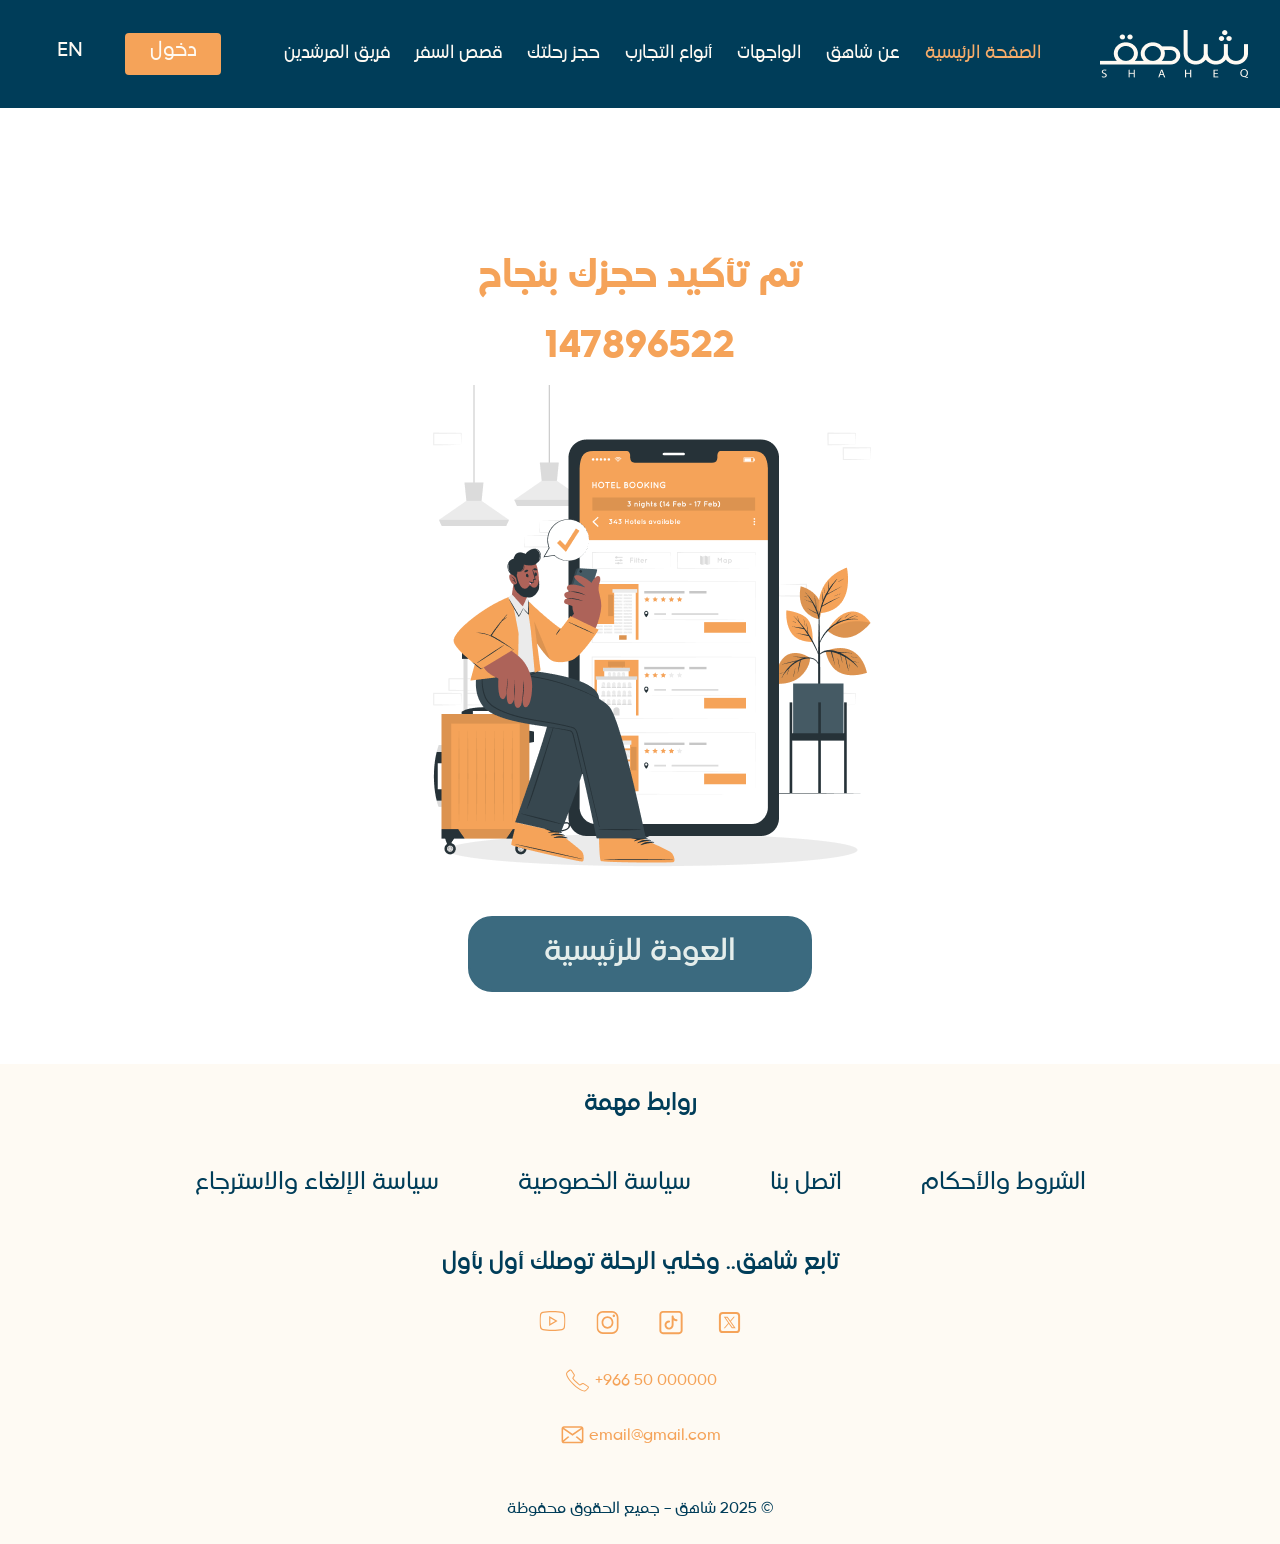
<file: desktop-11.html>
<!DOCTYPE html>
<html lang="en-US" dir="rtl">
	<head>
		<!-- Meta setup -->
		<meta charset="UTF-8" />
		<meta http-equiv="X-UA-Compatible" content="IE=edge" />
		<meta
			name="viewport"
			content="width=device-width, initial-scale=1, shrink-to-fit=no"
		/>
		<meta name="keywords" content="" />
		<meta name="decription" content="" />
		<meta name="designer" content="" />

		<!-- Title -->
		<title>Welcome To Shaheq</title>

		<!-- Fav Icon -->
		<link rel="icon" href="images/favicon.ico" />

		<!-- Include Bootstrap -->
		<link rel="stylesheet" href="css/bootstrap.css" />

		<!-- Icon Css Here -->
		<link rel="stylesheet" href="css/font-awesome.css" />

		<!-- Main StyleSheet -->
		<link rel="stylesheet" href="style.css" />

		<!-- Responsive CSS -->
		<link rel="stylesheet" href="css/responsive.css" />
	</head>
	<body>
		<!-- HEADER AREA START -->
		<header class="header-area">
			<div class="header-wrpper">
				<div class="row align-items-center">
					<div class="col-6 col-lg-2 col-xl-2">
						<div class="main-logo">
							<a href="index.html">
								<img
									src="images/shaheq-main-logo.png"
									alt="Shaheq Main Logo"
								/>
							</a>
						</div>
					</div>
					<div class="col-lg-8 col-xl-8 d-none d-lg-block">
						<nav class="desktop-navbar">
							<ul>
								<li id="menu-active">
									<a href="#">الصفحة الرئيسية</a>
								</li>
								<li><a href="#">عن شاهق</a></li>
								<li><a href="#">الواجهات</a></li>
								<li><a href="#">أنواع التجارب</a></li>
								<li><a href="#">حجز رحلتك</a></li>
								<li><a href="#">قصص السفر</a></li>
								<li><a href="#">فريق المرشدين</a></li>
							</ul>
						</nav>
					</div>
					<div class="col-6 col-lg-2 col-xl-2">
						<div class="lang-controller">
							<div
								class="hamburger-icon d-flex d-lg-none align-items-center justify-content-end"
							>
								<img
									data-bs-toggle="offcanvas"
									data-bs-target="#offcanvasRight"
									aria-controls="offcanvasRight"
									src="images/hamburger-icon.png"
									alt="Hamburger Icon"
								/>
							</div>
							<ul
								class="d-none d-lg-flex align-items-center justify-content-end"
							>
								<li>دخول</li>
								<li>EN</li>
							</ul>
						</div>
					</div>
				</div>
			</div>
		</header>
		<!-- HEADER AREA END -->

		<!-- Mobile Menu Area Start -->
		<aside
			class="offcanvas offcanvas-end"
			tabindex="-1"
			id="offcanvasRight"
			aria-labelledby="offcanvasRightLabel"
		>
			<div class="offcanvas-header">
				<a href="index.html" id="offcanvasRightLabel">
					<img
						src="images/shaheq-main-logo.png"
						alt="shaheq main logo"
					/>
				</a>
				<button
					type="button"
					class="btn-close text-reset"
					data-bs-dismiss="offcanvas"
					aria-label="Close"
				></button>
			</div>
			<div class="offcanvas-body">
				<nav class="mobile-navbar">
					<ul>
						<li id="menu-active">
							<a href="#">الصفحة الرئيسية</a>
						</li>
						<li><a href="#">عن شاهق</a></li>
						<li><a href="#">الواجهات</a></li>
						<li><a href="#">أنواع التجارب</a></li>
						<li><a href="#">حجز رحلتك</a></li>
						<li><a href="#">قصص السفر</a></li>
						<li><a href="#">فريق المرشدين</a></li>
						<li><a href="#"> دخول</a></li>
						<li><a href="#">EN</a></li>
					</ul>
				</nav>
			</div>
		</aside>
		<!-- Mobile Menu Area End -->

		<main>
			<section>
				<div class="container">
					<div class="booking-confirm-wrpper">
						<h3>تم تأكيد حجزك بنجاح</h3>
						<h4>147896522</h4>
						<img src="images/booking-confirm.png" alt="" />
						<button>العودة للرئيسية</button>
					</div>
				</div>
			</section>
		</main>

		<!-- FOOTER AREA START -->
		<footer class="footer-area">
			<div class="footer-wrpper">
				<h4>روابط مهمة</h4>
				<ul
					class="footer-menu d-flex align-items-center justify-content-between"
				>
					<li>
						<a href="#">الشروط والأحكام</a>
					</li>
					<li>
						<a href="#">اتصل بنا</a>
					</li>
					<li>
						<a href="#">سياسة الخصوصية </a>
					</li>
					<li>
						<a href="#">سياسة الإلغاء والاسترجاع</a>
					</li>
				</ul>
				<div class="footer-inner-area">
					<h4>تابع شاهق.. وخلي الرحلة توصلك أول بأول</h4>
					<ul dir="ltr" class="footer-social-link">
						<li>
							<a href="#">
								<svg
									xmlns="http://www.w3.org/2000/svg"
									width="27"
									height="27"
									viewBox="0 0 27 27"
									fill="none"
								>
									<g clip-path="url(#clip0_45_871)">
										<path
											d="M13.4116 2C9.42903 2 5.68916 2.3125 3.69786 2.74951C2.37111 3.06201 1.22347 3.99951 0.983096 5.4375C0.742727 6.93652 0.5 9.1875 0.5 12C0.5 14.8125 0.74037 17 1.04201 18.5625C1.28474 19.937 2.43003 20.938 3.75678 21.2505C5.87062 21.6875 9.48795 22 13.4705 22C17.4531 22 21.0705 21.6875 23.182 21.2505C24.5111 20.938 25.6563 20.0005 25.8967 18.5625C26.1394 17 26.4411 14.7515 26.5 11.939C26.5 9.12646 26.1984 6.87549 25.8967 5.31299C25.6563 3.93848 24.5111 2.9375 23.182 2.625C21.0705 2.3125 17.3919 2 13.4116 2ZM13.4116 3.25C17.7548 3.25 21.2519 3.62354 22.9416 3.93604C23.8465 4.1875 24.57 4.8125 24.6902 5.62549C25.0531 7.625 25.2934 9.75146 25.2934 11.939C25.2345 14.6245 24.9329 16.812 24.6902 18.3745C24.5111 19.561 23.3045 19.937 22.9416 20.064C20.7688 20.501 17.1491 20.811 13.5295 20.811C9.90977 20.811 6.23117 20.562 4.11969 20.064C3.21476 19.8125 2.4913 19.1875 2.37111 18.3745C1.88802 16.624 1.70656 14.312 1.70656 12C1.70656 9.12402 1.94929 7 2.18966 5.68896C2.37111 4.5 3.63659 4.12402 3.93823 3.99951C5.92953 3.5625 9.61049 3.25 13.4116 3.25ZM10.1525 7V17L18.5984 12L10.1525 7ZM11.3591 9.12646L16.1853 12L11.3591 14.8735V9.12646Z"
											fill="#F5A359"
										/>
									</g>
									<defs>
										<clipPath id="clip0_45_871">
											<rect
												width="26"
												height="26"
												fill="white"
												transform="translate(0.5 0.5)"
											/>
										</clipPath>
									</defs>
								</svg>
							</a>
						</li>
						<li>
							<a href="#">
								<svg
									xmlns="http://www.w3.org/2000/svg"
									width="29"
									height="29"
									viewBox="0 0 29 29"
									fill="none"
								>
									<g clip-path="url(#clip0_45_873)">
										<path
											d="M6.88582 3C3.36899 3 0.5 5.9994 0.5 9.67608V19.3239C0.5 23.0006 3.36899 26 6.88582 26H16.1142C19.631 26 22.5 23.0006 22.5 19.3239V9.67608C22.5 5.9994 19.631 3 16.1142 3H6.88582ZM6.88582 4.76923H16.1142C18.7154 4.76923 20.8077 6.95312 20.8077 9.67608V19.3239C20.8077 22.0434 18.7188 24.2308 16.1142 24.2308H6.88582C4.28456 24.2308 2.19231 22.0469 2.19231 19.3239V9.67608C2.19231 6.95658 4.28125 4.76923 6.88582 4.76923ZM17.8462 6.53846C17.1454 6.53846 16.5769 7.13281 16.5769 7.86538C16.5769 8.59796 17.1454 9.19231 17.8462 9.19231C18.5469 9.19231 19.1154 8.59796 19.1154 7.86538C19.1154 7.13281 18.5469 6.53846 17.8462 6.53846ZM11.5 8.30769C8.23768 8.30769 5.57692 11.0894 5.57692 14.5C5.57692 17.9106 8.23768 20.6923 11.5 20.6923C14.7623 20.6923 17.4231 17.9106 17.4231 14.5C17.4231 11.0894 14.7623 8.30769 11.5 8.30769ZM11.5 10.0769C13.8468 10.0769 15.7308 12.0466 15.7308 14.5C15.7308 16.9534 13.8468 18.9231 11.5 18.9231C9.15325 18.9231 7.26923 16.9534 7.26923 14.5C7.26923 12.0466 9.15325 10.0769 11.5 10.0769Z"
											fill="#F5A359"
										/>
									</g>
									<defs>
										<clipPath id="clip0_45_873">
											<rect
												width="28"
												height="29"
												fill="white"
												transform="translate(0.5)"
											/>
										</clipPath>
									</defs>
								</svg>
							</a>
						</li>
						<li>
							<a href="#">
								<svg
									xmlns="http://www.w3.org/2000/svg"
									width="32"
									height="31"
									viewBox="0 0 32 31"
									fill="none"
								>
									<path
										d="M7.92708 3.875C5.97681 3.875 4.375 5.47681 4.375 7.42708V23.5729C4.375 25.5232 5.97681 27.125 7.92708 27.125H24.0729C26.0232 27.125 27.625 25.5232 27.625 23.5729V7.42708C27.625 5.47681 26.0232 3.875 24.0729 3.875H7.92708ZM7.92708 5.8125H24.0729C24.9759 5.8125 25.6875 6.52406 25.6875 7.42708V23.5729C25.6875 24.4759 24.9759 25.1875 24.0729 25.1875H7.92708C7.02406 25.1875 6.3125 24.4759 6.3125 23.5729V7.42708C6.3125 6.52406 7.02406 5.8125 7.92708 5.8125ZM17.573 8.41097C17.3259 8.42159 17.0923 8.52627 16.9199 8.70356C16.7475 8.88085 16.6495 9.11734 16.6458 9.36458V18.0833C16.6458 19.522 15.5012 20.6667 14.0625 20.6667C12.6238 20.6667 11.4792 19.522 11.4792 18.0833C11.4792 16.6447 12.6238 15.5 14.0625 15.5C14.1909 15.5018 14.3183 15.4781 14.4374 15.4302C14.5566 15.3824 14.665 15.3113 14.7564 15.2212C14.8478 15.131 14.9204 15.0236 14.97 14.9052C15.0195 14.7867 15.045 14.6596 15.045 14.5312C15.045 14.4029 15.0195 14.2758 14.97 14.1573C14.9204 14.0389 14.8478 13.9315 14.7564 13.8413C14.665 13.7512 14.5566 13.6801 14.4374 13.6323C14.3183 13.5844 14.1909 13.5607 14.0625 13.5625C11.5771 13.5625 9.54167 15.5979 9.54167 18.0833C9.54167 20.5688 11.5771 22.6042 14.0625 22.6042C16.5479 22.6042 18.5833 20.5688 18.5833 18.0833V13.1336C19.4023 13.7672 20.3803 14.2083 21.4896 14.2083C21.618 14.2101 21.7454 14.1864 21.8645 14.1386C21.9837 14.0907 22.0921 14.0196 22.1835 13.9295C22.2749 13.8394 22.3475 13.7319 22.3971 13.6135C22.4466 13.4951 22.4721 13.368 22.4721 13.2396C22.4721 13.1112 22.4466 12.9841 22.3971 12.8657C22.3475 12.7472 22.2749 12.6398 22.1835 12.5497C22.0921 12.4595 21.9837 12.3885 21.8645 12.3406C21.7454 12.2927 21.618 12.269 21.4896 12.2708C19.8727 12.2708 18.5833 10.9814 18.5833 9.36458C18.5814 9.23507 18.5535 9.10725 18.5014 8.9887C18.4492 8.87014 18.3738 8.76324 18.2796 8.67434C18.1854 8.58543 18.0743 8.51632 17.953 8.47108C17.8316 8.42584 17.7024 8.4054 17.573 8.41097Z"
										fill="#F5A359"
									/>
								</svg>
							</a>
						</li>
						<li>
							<a href="#">
								<svg
									xmlns="http://www.w3.org/2000/svg"
									width="25"
									height="25"
									viewBox="0 0 25 25"
									fill="none"
								>
									<path
										d="M19.22 22.1H5.78002C4.1893 22.1 2.90002 20.8107 2.90002 19.22V5.77999C2.90002 4.18927 4.1893 2.89999 5.78002 2.89999H19.22C20.8107 2.89999 22.1 4.18927 22.1 5.77999V19.22C22.1 20.8107 20.8107 22.1 19.22 22.1Z"
										stroke="#F5A359"
										stroke-width="2"
										stroke-miterlimit="10"
									/>
									<path
										d="M18.6987 18.26H14.8889L6.78125 6.73999H10.591L18.6987 18.26ZM15.3905 17.3H16.8608L10.0894 7.69999H8.61917L15.3905 17.3Z"
										fill="#F5A359"
									/>
									<path
										d="M7.93999 18.26L12.007 13.4984L11.4651 12.7285L6.73999 18.26H7.93999Z"
										fill="#F5A359"
									/>
									<path
										d="M13.0352 10.8901L13.5771 11.6605L17.78 6.73999H16.58L13.0352 10.8901Z"
										fill="#F5A359"
									/>
								</svg>
							</a>
						</li>
					</ul>
					<p dir="ltr">
						<svg
							xmlns="http://www.w3.org/2000/svg"
							width="27"
							height="25"
							viewBox="0 0 27 25"
							fill="none"
						>
							<path
								d="M2.06201 5.52539C2.08436 5.91406 2.12295 7.13281 3.02686 8.98828C3.92873 10.8438 5.68373 13.3906 9.12873 16.7031C12.5737 20.0156 15.2245 21.7051 17.1542 22.5723C19.0819 23.4395 20.3494 23.4785 20.7536 23.5L20.78 23.5C21.2472 23.5 21.5661 23.2734 21.9236 23.0117C22.279 22.75 22.6426 22.416 22.992 22.0664C23.6908 21.3652 24.3164 20.6152 24.5703 20.2715C25.1594 19.4805 25.0212 18.5527 24.4037 18.1309C23.965 17.8281 20.3392 15.5332 19.7481 15.1895C19.1976 14.8398 18.5436 14.9805 17.9362 15.2988C17.4792 15.5391 16.2564 16.2148 15.9009 16.4121C15.6287 16.2402 14.6151 15.5762 12.458 13.502L12.4559 13.5L12.4539 13.5C10.252 11.418 9.59389 10.4473 9.42936 10.1953C9.62842 9.86133 10.3211 8.70508 10.5811 8.25C10.9264 7.69531 11.0381 7.05469 10.7212 6.52149L10.7192 6.51563L10.7151 6.51172C10.5486 6.24414 9.87623 5.25 9.17951 4.23047C8.83217 3.7207 8.48483 3.21485 8.20858 2.8125C7.93233 2.41602 7.74748 2.14844 7.64389 2.01563C7.20514 1.42383 6.24233 1.28906 5.41764 1.85547C5.06623 2.09766 4.27201 2.69727 3.5367 3.3711C3.16904 3.70703 2.81967 4.05859 2.54748 4.4043C2.27733 4.74805 2.03764 5.06446 2.06201 5.52539ZM3.09998 5.47461C3.10201 5.52149 3.16295 5.2793 3.37623 5.00781C3.59154 4.73438 3.91045 4.41016 4.25373 4.0957C4.9403 3.4668 5.73858 2.86524 6.02295 2.66992C6.47389 2.35938 6.78264 2.57617 6.79686 2.5957L6.80295 2.60156L6.80498 2.60742C6.84155 2.65039 7.06498 2.9668 7.34123 3.36719C7.61748 3.76563 7.96483 4.26953 8.31014 4.7793C9.00076 5.79102 9.70764 6.83984 9.81936 7.01563L9.81936 7.01758C9.86405 7.0957 9.88639 7.41602 9.68733 7.73633L9.68123 7.74414L9.67717 7.75391C9.41717 8.21094 8.36295 9.97656 8.36295 9.97656L8.21467 10.2246L8.36295 10.4727C8.36295 10.4727 9.15108 11.7793 11.7226 14.209C11.7226 14.209 11.7247 14.209 11.7247 14.2109C11.7247 14.2109 11.7247 14.2109 11.7267 14.2109C14.2495 16.6387 15.5962 17.4336 15.5962 17.4336L15.8583 17.5859L16.1244 17.4395C16.1244 17.4395 17.9606 16.4258 18.4359 16.1777C18.83 15.9707 19.1773 16.0254 19.1712 16.0234L19.1814 16.0293L19.1936 16.0352C19.5389 16.2344 23.6034 18.8105 23.8005 18.9453C23.8208 18.959 24.0462 19.2578 23.7233 19.6895C23.5242 19.959 22.8965 20.7187 22.2425 21.375C21.9134 21.7012 21.5783 22.0078 21.2919 22.2168C21.0075 22.4238 20.7515 22.4961 20.782 22.4961C20.3169 22.4746 19.3642 22.4629 17.595 21.666C15.8034 20.8613 13.244 19.2461 9.86405 15.9961C6.48405 12.7461 4.8042 10.2871 3.96733 8.56445C3.13045 6.8418 3.12436 5.91797 3.09998 5.47461Z"
								fill="#F5A359"
							/>
						</svg>
						<span>+966 50 000000</span>
					</p>
					<p dir="ltr">
						<svg
							xmlns="http://www.w3.org/2000/svg"
							width="25"
							height="25"
							viewBox="0 0 25 25"
							fill="none"
						>
							<path
								d="M3.90625 3.125C2.61841 3.125 1.5625 4.18091 1.5625 5.46875V17.9688C1.5625 19.2566 2.61841 20.3125 3.90625 20.3125H21.0938C22.3816 20.3125 23.4375 19.2566 23.4375 17.9688V5.46875C23.4375 4.18091 22.3816 3.125 21.0938 3.125H3.90625ZM3.90625 4.6875H21.0938C21.1487 4.6875 21.1914 4.70581 21.2402 4.71802L12.5 10.7666L3.75977 4.71802C3.80859 4.70581 3.85132 4.6875 3.90625 4.6875ZM3.125 6.17676L12.5 12.6709L21.875 6.17676V17.2424L16.9678 13.1348L15.625 14.0625L21.2097 18.7256C21.1731 18.7317 21.1365 18.75 21.0938 18.75H3.90625C3.86352 18.75 3.8269 18.7317 3.79028 18.7256L9.375 14.0625L8.03223 13.1348L3.125 17.2424V6.17676Z"
								fill="#F5A359"
							/>
						</svg>
						<span>email@gmail.com</span>
					</p>
				</div>
				<p>© 2025 شاهق – جميع الحقوق محفوظة</p>
			</div>
		</footer>
		<!-- FOOTER AREA END -->

		<!-- Main jQuery -->
		<script src="js/jquery-3.4.1.min.js"></script>

		<!-- Bootstrap.bundle Script -->
		<script src="js/bootstrap.bundle.min.js"></script>

		<!-- Custom jQuery -->
		<script src="js/scripts.js"></script>
	</body>
</html>
</file>
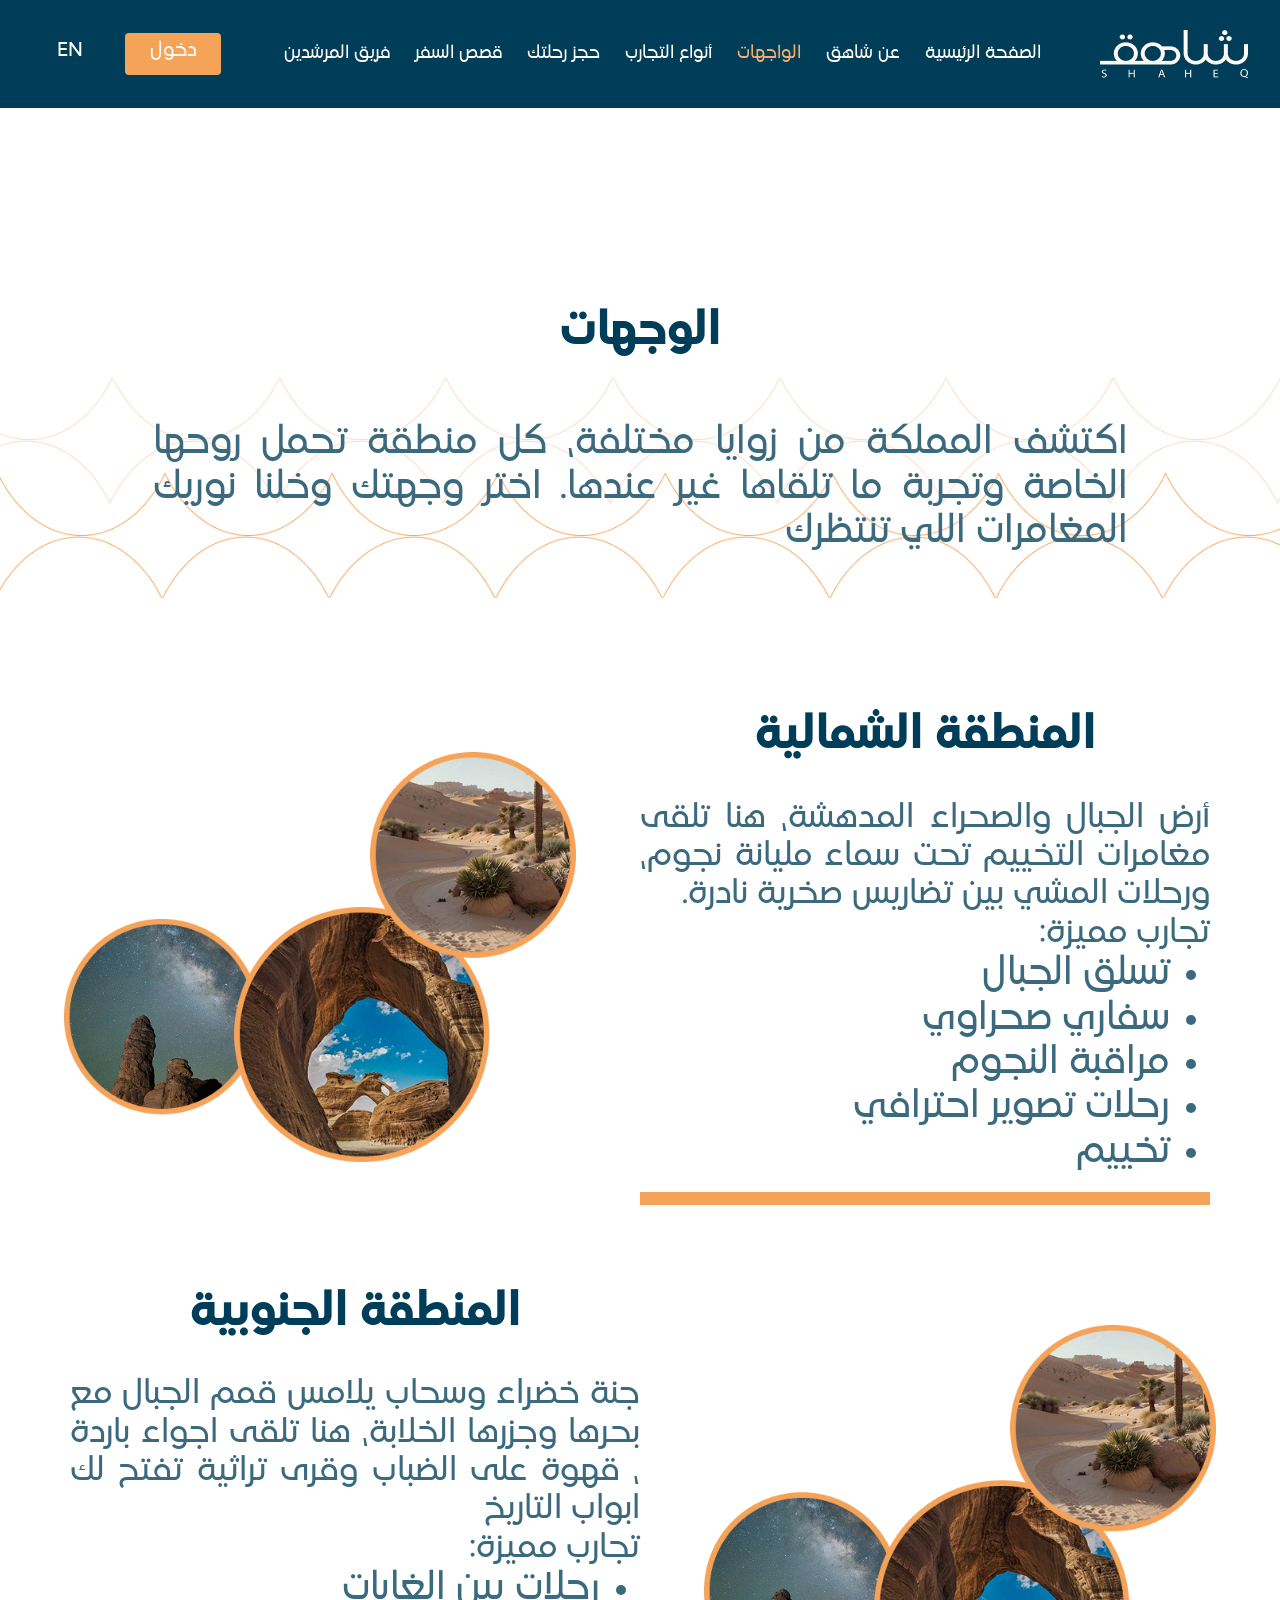
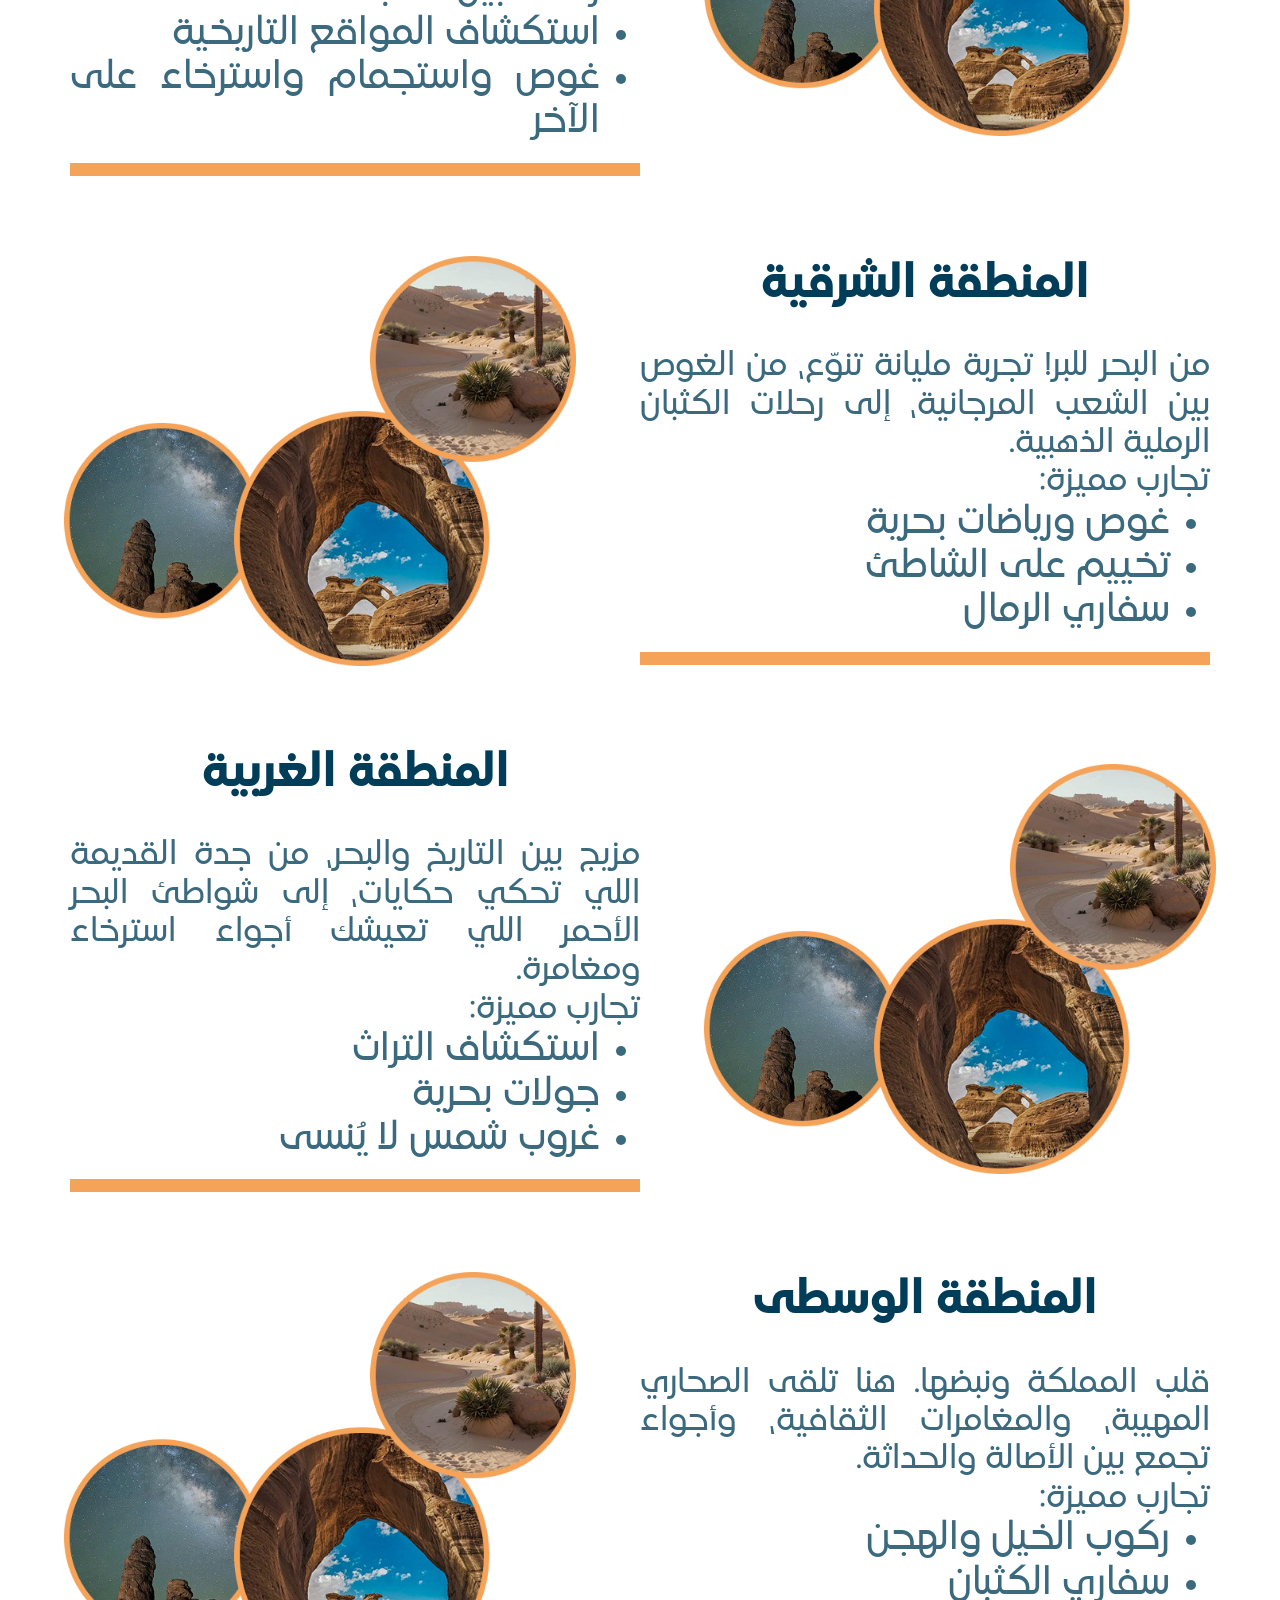
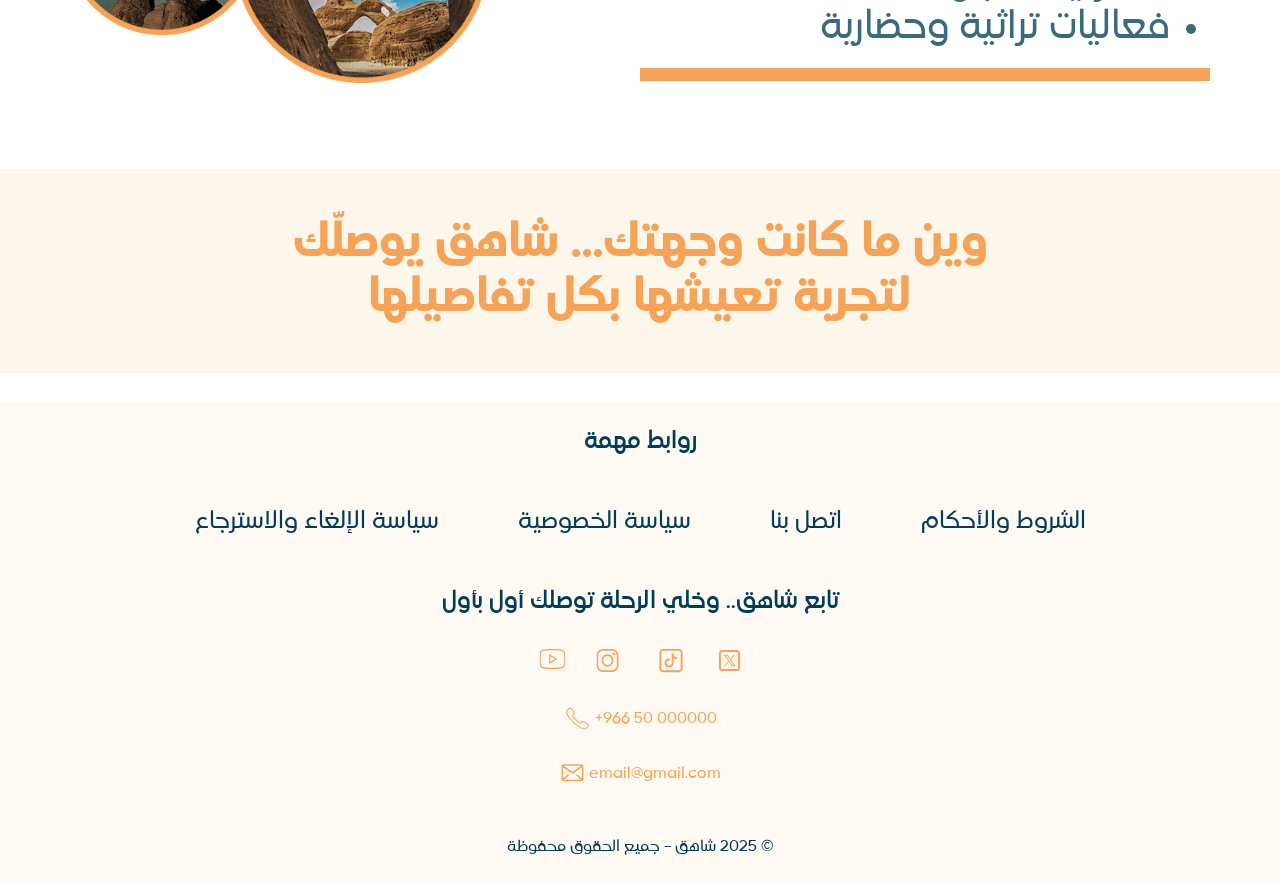
<file: desktop-2.html>
<!DOCTYPE html>
<html lang="en-US" dir="rtl">
	<head>
		<!-- Meta setup -->
		<meta charset="UTF-8" />
		<meta http-equiv="X-UA-Compatible" content="IE=edge" />
		<meta
			name="viewport"
			content="width=device-width, initial-scale=1, shrink-to-fit=no"
		/>
		<meta name="keywords" content="" />
		<meta name="decription" content="" />
		<meta name="designer" content="" />

		<!-- Title -->
		<title>Welcome To Shaheq</title>

		<!-- Fav Icon -->
		<link rel="icon" href="images/favicon.ico" />

		<!-- Include Bootstrap -->
		<link rel="stylesheet" href="css/bootstrap.css" />

		<!-- Icon Css Here -->
		<link rel="stylesheet" href="css/font-awesome.css" />

		<!-- Main StyleSheet -->
		<link rel="stylesheet" href="style.css" />

		<!-- Responsive CSS -->
		<link rel="stylesheet" href="css/responsive.css" />
	</head>
	<body>
		<!-- HEADER AREA START -->
		<header class="header-area">
			<div class="header-wrpper">
				<div class="row align-items-center">
					<div class="col-6 col-lg-2 col-xl-2">
						<div class="main-logo">
							<a href="index.html">
								<img
									src="images/shaheq-main-logo.png"
									alt="Shaheq Main Logo"
								/>
							</a>
						</div>
					</div>
					<div class="col-lg-8 col-xl-8 d-none d-lg-block">
						<nav class="desktop-navbar">
							<ul>
								<li>
									<a href="#">الصفحة الرئيسية</a>
								</li>
								<li><a href="#">عن شاهق</a></li>
								<li id="menu-active">
									<a href="#">الواجهات</a>
								</li>
								<li><a href="#">أنواع التجارب</a></li>
								<li><a href="#">حجز رحلتك</a></li>
								<li><a href="#">قصص السفر</a></li>
								<li><a href="#">فريق المرشدين</a></li>
							</ul>
						</nav>
					</div>
					<div class="col-6 col-lg-2 col-xl-2">
						<div class="lang-controller">
							<div
								class="hamburger-icon d-flex d-lg-none align-items-center justify-content-end"
							>
								<img
									data-bs-toggle="offcanvas"
									data-bs-target="#offcanvasRight"
									aria-controls="offcanvasRight"
									src="images/hamburger-icon.png"
									alt="Hamburger Icon"
								/>
							</div>
							<ul
								class="d-none d-lg-flex align-items-center justify-content-end"
							>
								<li>دخول</li>
								<li>EN</li>
							</ul>
						</div>
					</div>
				</div>
			</div>
		</header>
		<!-- HEADER AREA END -->

		<!-- Mobile Menu Area Start -->
		<aside
			class="offcanvas offcanvas-end"
			tabindex="-1"
			id="offcanvasRight"
			aria-labelledby="offcanvasRightLabel"
		>
			<div class="offcanvas-header">
				<a href="index.html" id="offcanvasRightLabel">
					<img
						src="images/shaheq-main-logo.png"
						alt="shaheq main logo"
					/>
				</a>
				<button
					type="button"
					class="btn-close text-reset"
					data-bs-dismiss="offcanvas"
					aria-label="Close"
				></button>
			</div>
			<div class="offcanvas-body">
				<nav class="mobile-navbar">
					<ul>
						<li id="menu-active">
							<a href="#">الصفحة الرئيسية</a>
						</li>
						<li><a href="#">عن شاهق</a></li>
						<li><a href="#">الواجهات</a></li>
						<li><a href="#">أنواع التجارب</a></li>
						<li><a href="#">حجز رحلتك</a></li>
						<li><a href="#">قصص السفر</a></li>
						<li><a href="#">فريق المرشدين</a></li>
						<li><a href="#"> دخول</a></li>
						<li><a href="#">EN</a></li>
					</ul>
				</nav>
			</div>
		</aside>
		<!-- Mobile Menu Area End -->

		<!-- Desktop Two Banner Area Start -->
		<section class="desktop-one-banner-area">
			<div class="container">
				<div class="desktop-one-banner-cntn desktop-two-banner-cntn">
					<h3>الوجهات</h3>
					<p>
						اكتشف المملكة من زوايا مختلفة، كل منطقة تحمل روحها
						الخاصة وتجربة ما تلقاها غير عندها. اختر وجهتك وخلنا
						نوريك المغامرات اللي تنتظرك
					</p>
				</div>
			</div>
		</section>
		<!-- Desktop Two Banner Area End -->

		<!-- Main Area Start -->
		<main class="desktop-2-main">
			<!-- Single Post Row -->
			<section class="">
				<div
					class="row g-0 align-items-center post-row-tow desktop-tow-post-row"
				>
					<div class="col-lg-6 order-2 order-lg-1">
						<div class="post-cntn">
							<h3>المنطقة الشمالية</h3>
							<p>
								أرض الجبال والصحراء المدهشة، هنا تلقى مغامرات
								التخييم تحت سماء مليانة نجوم، ورحلات المشي بين
								تضاريس صخرية نادرة.
							</p>
							<p>تجارب مميزة:</p>
							<ul>
								<li>تسلق الجبال</li>
								<li>سفاري صحراوي</li>
								<li>مراقبة النجوم</li>
								<li>رحلات تصوير احترافي</li>
								<li>تخييم</li>
							</ul>
						</div>
					</div>
					<div class="col-lg-6 order-1 order-lg-2">
						<div class="post-thumnail desktop-two">
							<img
								src="images/desktop-two-post-thum.png"
								alt=""
							/>
						</div>
					</div>
				</div>
			</section>
			<!-- Single Post Row -->
			<section class="">
				<div
					class="row g-0 align-items-center desktop-tow-post-row-two"
				>
					<div class="col-lg-6">
						<div class="post-thumnail desktop-two">
							<img
								src="images/desktop-two-post-thum.png"
								alt=""
							/>
						</div>
					</div>
					<div class="col-lg-6">
						<div class="post-cntn">
							<h3>المنطقة الجنوبية</h3>
							<p>
								جنة خضراء وسحاب يلامس قمم الجبال مع بحرها وجزرها
								الخلابة، هنا تلقى اجواء باردة ، قهوة على الضباب
								وقرى تراثية تفتح لك ابواب التاريخ
							</p>
							<p>تجارب مميزة:</p>
							<ul>
								<li>رحلات بين الغابات</li>
								<li>استكشاف المواقع التاريخية</li>
								<li>غوص واستجمام واسترخاء على الآخر</li>
							</ul>
						</div>
					</div>
				</div>
			</section>
			<!-- Single Post Row -->
			<section class="">
				<div
					class="row g-0 align-items-center post-row-tow desktop-tow-post-row"
				>
					<div class="col-lg-6 order-2 order-lg-1">
						<div class="post-cntn">
							<h3>المنطقة الشرقية</h3>
							<p>
								من البحر للبر! تجربة مليانة تنوّع، من الغوص بين
								الشعب المرجانية، إلى رحلات الكثبان الرملية
								الذهبية.
							</p>
							<p>تجارب مميزة:</p>
							<ul>
								<li>غوص ورياضات بحرية</li>
								<li>تخييم على الشاطئ</li>
								<li>سفاري الرمال</li>
							</ul>
						</div>
					</div>
					<div class="col-lg-6 order-1 order-lg-2">
						<div class="post-thumnail desktop-two">
							<img
								src="images/desktop-two-post-thum.png"
								alt=""
							/>
						</div>
					</div>
				</div>
			</section>
			<!-- Single Post Row -->
			<section class="">
				<div
					class="row g-0 align-items-center desktop-tow-post-row-two"
				>
					<div class="col-lg-6">
						<div class="post-thumnail desktop-two">
							<img
								src="images/desktop-two-post-thum.png"
								alt=""
							/>
						</div>
					</div>
					<div class="col-lg-6">
						<div class="post-cntn">
							<h3>المنطقة الغربية</h3>
							<p>
								مزيج بين التاريخ والبحر، من جدة القديمة اللي
								تحكي حكايات، إلى شواطئ البحر الأحمر اللي تعيشك
								أجواء استرخاء ومغامرة.
							</p>
							<p>تجارب مميزة:</p>
							<ul>
								<li>استكشاف التراث</li>
								<li>جولات بحرية</li>
								<li>غروب شمس لا يُنسى</li>
							</ul>
						</div>
					</div>
				</div>
			</section>
			<!-- Single Post Row -->
			<section class="">
				<div
					class="row g-0 align-items-center post-row-tow desktop-tow-post-row"
				>
					<div class="col-lg-6 order-2 order-lg-1">
						<div class="post-cntn">
							<h3>المنطقة الوسطى</h3>
							<p>
								قلب المملكة ونبضها. هنا تلقى الصحاري المهيبة،
								والمغامرات الثقافية، وأجواء تجمع بين الأصالة
								والحداثة.
							</p>
							<p>تجارب مميزة:</p>
							<ul>
								<li>ركوب الخيل والهجن</li>
								<li>سفاري الكثبان</li>
								<li>فعاليات تراثية وحضارية</li>
							</ul>
						</div>
					</div>
					<div class="col-lg-6 order-1 order-lg-2">
						<div class="post-thumnail desktop-two">
							<img
								src="images/desktop-two-post-thum.png"
								alt=""
							/>
						</div>
					</div>
				</div>
			</section>
		</main>
		<!-- Main Area End -->

		<!-- Desktop Two One Line Text -->
		<section class="desktop-tow-one-line-text">
			<div class="container">
				<div class="desktop-two-one-line-text-card">
					<p>وين ما كانت وجهتك… شاهق يوصلّك</p>
					<p>لتجربة تعيشها بكل تفاصيلها</p>
				</div>
			</div>
		</section>
		<!-- Desktop Two One Line Text -->

		<!-- FOOTER AREA START -->
		<footer class="footer-area">
			<div class="footer-wrpper">
				<h4>روابط مهمة</h4>
				<ul
					class="footer-menu d-flex align-items-center justify-content-between"
				>
					<li>
						<a href="#">الشروط والأحكام</a>
					</li>
					<li>
						<a href="#">اتصل بنا</a>
					</li>
					<li>
						<a href="#">سياسة الخصوصية </a>
					</li>
					<li>
						<a href="#">سياسة الإلغاء والاسترجاع</a>
					</li>
				</ul>
				<div class="footer-inner-area">
					<h4>تابع شاهق.. وخلي الرحلة توصلك أول بأول</h4>
					<ul dir="ltr" class="footer-social-link">
						<li>
							<a href="#">
								<svg
									xmlns="http://www.w3.org/2000/svg"
									width="27"
									height="27"
									viewBox="0 0 27 27"
									fill="none"
								>
									<g clip-path="url(#clip0_45_871)">
										<path
											d="M13.4116 2C9.42903 2 5.68916 2.3125 3.69786 2.74951C2.37111 3.06201 1.22347 3.99951 0.983096 5.4375C0.742727 6.93652 0.5 9.1875 0.5 12C0.5 14.8125 0.74037 17 1.04201 18.5625C1.28474 19.937 2.43003 20.938 3.75678 21.2505C5.87062 21.6875 9.48795 22 13.4705 22C17.4531 22 21.0705 21.6875 23.182 21.2505C24.5111 20.938 25.6563 20.0005 25.8967 18.5625C26.1394 17 26.4411 14.7515 26.5 11.939C26.5 9.12646 26.1984 6.87549 25.8967 5.31299C25.6563 3.93848 24.5111 2.9375 23.182 2.625C21.0705 2.3125 17.3919 2 13.4116 2ZM13.4116 3.25C17.7548 3.25 21.2519 3.62354 22.9416 3.93604C23.8465 4.1875 24.57 4.8125 24.6902 5.62549C25.0531 7.625 25.2934 9.75146 25.2934 11.939C25.2345 14.6245 24.9329 16.812 24.6902 18.3745C24.5111 19.561 23.3045 19.937 22.9416 20.064C20.7688 20.501 17.1491 20.811 13.5295 20.811C9.90977 20.811 6.23117 20.562 4.11969 20.064C3.21476 19.8125 2.4913 19.1875 2.37111 18.3745C1.88802 16.624 1.70656 14.312 1.70656 12C1.70656 9.12402 1.94929 7 2.18966 5.68896C2.37111 4.5 3.63659 4.12402 3.93823 3.99951C5.92953 3.5625 9.61049 3.25 13.4116 3.25ZM10.1525 7V17L18.5984 12L10.1525 7ZM11.3591 9.12646L16.1853 12L11.3591 14.8735V9.12646Z"
											fill="#F5A359"
										/>
									</g>
									<defs>
										<clipPath id="clip0_45_871">
											<rect
												width="26"
												height="26"
												fill="white"
												transform="translate(0.5 0.5)"
											/>
										</clipPath>
									</defs>
								</svg>
							</a>
						</li>
						<li>
							<a href="#">
								<svg
									xmlns="http://www.w3.org/2000/svg"
									width="29"
									height="29"
									viewBox="0 0 29 29"
									fill="none"
								>
									<g clip-path="url(#clip0_45_873)">
										<path
											d="M6.88582 3C3.36899 3 0.5 5.9994 0.5 9.67608V19.3239C0.5 23.0006 3.36899 26 6.88582 26H16.1142C19.631 26 22.5 23.0006 22.5 19.3239V9.67608C22.5 5.9994 19.631 3 16.1142 3H6.88582ZM6.88582 4.76923H16.1142C18.7154 4.76923 20.8077 6.95312 20.8077 9.67608V19.3239C20.8077 22.0434 18.7188 24.2308 16.1142 24.2308H6.88582C4.28456 24.2308 2.19231 22.0469 2.19231 19.3239V9.67608C2.19231 6.95658 4.28125 4.76923 6.88582 4.76923ZM17.8462 6.53846C17.1454 6.53846 16.5769 7.13281 16.5769 7.86538C16.5769 8.59796 17.1454 9.19231 17.8462 9.19231C18.5469 9.19231 19.1154 8.59796 19.1154 7.86538C19.1154 7.13281 18.5469 6.53846 17.8462 6.53846ZM11.5 8.30769C8.23768 8.30769 5.57692 11.0894 5.57692 14.5C5.57692 17.9106 8.23768 20.6923 11.5 20.6923C14.7623 20.6923 17.4231 17.9106 17.4231 14.5C17.4231 11.0894 14.7623 8.30769 11.5 8.30769ZM11.5 10.0769C13.8468 10.0769 15.7308 12.0466 15.7308 14.5C15.7308 16.9534 13.8468 18.9231 11.5 18.9231C9.15325 18.9231 7.26923 16.9534 7.26923 14.5C7.26923 12.0466 9.15325 10.0769 11.5 10.0769Z"
											fill="#F5A359"
										/>
									</g>
									<defs>
										<clipPath id="clip0_45_873">
											<rect
												width="28"
												height="29"
												fill="white"
												transform="translate(0.5)"
											/>
										</clipPath>
									</defs>
								</svg>
							</a>
						</li>
						<li>
							<a href="#">
								<svg
									xmlns="http://www.w3.org/2000/svg"
									width="32"
									height="31"
									viewBox="0 0 32 31"
									fill="none"
								>
									<path
										d="M7.92708 3.875C5.97681 3.875 4.375 5.47681 4.375 7.42708V23.5729C4.375 25.5232 5.97681 27.125 7.92708 27.125H24.0729C26.0232 27.125 27.625 25.5232 27.625 23.5729V7.42708C27.625 5.47681 26.0232 3.875 24.0729 3.875H7.92708ZM7.92708 5.8125H24.0729C24.9759 5.8125 25.6875 6.52406 25.6875 7.42708V23.5729C25.6875 24.4759 24.9759 25.1875 24.0729 25.1875H7.92708C7.02406 25.1875 6.3125 24.4759 6.3125 23.5729V7.42708C6.3125 6.52406 7.02406 5.8125 7.92708 5.8125ZM17.573 8.41097C17.3259 8.42159 17.0923 8.52627 16.9199 8.70356C16.7475 8.88085 16.6495 9.11734 16.6458 9.36458V18.0833C16.6458 19.522 15.5012 20.6667 14.0625 20.6667C12.6238 20.6667 11.4792 19.522 11.4792 18.0833C11.4792 16.6447 12.6238 15.5 14.0625 15.5C14.1909 15.5018 14.3183 15.4781 14.4374 15.4302C14.5566 15.3824 14.665 15.3113 14.7564 15.2212C14.8478 15.131 14.9204 15.0236 14.97 14.9052C15.0195 14.7867 15.045 14.6596 15.045 14.5312C15.045 14.4029 15.0195 14.2758 14.97 14.1573C14.9204 14.0389 14.8478 13.9315 14.7564 13.8413C14.665 13.7512 14.5566 13.6801 14.4374 13.6323C14.3183 13.5844 14.1909 13.5607 14.0625 13.5625C11.5771 13.5625 9.54167 15.5979 9.54167 18.0833C9.54167 20.5688 11.5771 22.6042 14.0625 22.6042C16.5479 22.6042 18.5833 20.5688 18.5833 18.0833V13.1336C19.4023 13.7672 20.3803 14.2083 21.4896 14.2083C21.618 14.2101 21.7454 14.1864 21.8645 14.1386C21.9837 14.0907 22.0921 14.0196 22.1835 13.9295C22.2749 13.8394 22.3475 13.7319 22.3971 13.6135C22.4466 13.4951 22.4721 13.368 22.4721 13.2396C22.4721 13.1112 22.4466 12.9841 22.3971 12.8657C22.3475 12.7472 22.2749 12.6398 22.1835 12.5497C22.0921 12.4595 21.9837 12.3885 21.8645 12.3406C21.7454 12.2927 21.618 12.269 21.4896 12.2708C19.8727 12.2708 18.5833 10.9814 18.5833 9.36458C18.5814 9.23507 18.5535 9.10725 18.5014 8.9887C18.4492 8.87014 18.3738 8.76324 18.2796 8.67434C18.1854 8.58543 18.0743 8.51632 17.953 8.47108C17.8316 8.42584 17.7024 8.4054 17.573 8.41097Z"
										fill="#F5A359"
									/>
								</svg>
							</a>
						</li>
						<li>
							<a href="#">
								<svg
									xmlns="http://www.w3.org/2000/svg"
									width="25"
									height="25"
									viewBox="0 0 25 25"
									fill="none"
								>
									<path
										d="M19.22 22.1H5.78002C4.1893 22.1 2.90002 20.8107 2.90002 19.22V5.77999C2.90002 4.18927 4.1893 2.89999 5.78002 2.89999H19.22C20.8107 2.89999 22.1 4.18927 22.1 5.77999V19.22C22.1 20.8107 20.8107 22.1 19.22 22.1Z"
										stroke="#F5A359"
										stroke-width="2"
										stroke-miterlimit="10"
									/>
									<path
										d="M18.6987 18.26H14.8889L6.78125 6.73999H10.591L18.6987 18.26ZM15.3905 17.3H16.8608L10.0894 7.69999H8.61917L15.3905 17.3Z"
										fill="#F5A359"
									/>
									<path
										d="M7.93999 18.26L12.007 13.4984L11.4651 12.7285L6.73999 18.26H7.93999Z"
										fill="#F5A359"
									/>
									<path
										d="M13.0352 10.8901L13.5771 11.6605L17.78 6.73999H16.58L13.0352 10.8901Z"
										fill="#F5A359"
									/>
								</svg>
							</a>
						</li>
					</ul>
					<p dir="ltr">
						<svg
							xmlns="http://www.w3.org/2000/svg"
							width="27"
							height="25"
							viewBox="0 0 27 25"
							fill="none"
						>
							<path
								d="M2.06201 5.52539C2.08436 5.91406 2.12295 7.13281 3.02686 8.98828C3.92873 10.8438 5.68373 13.3906 9.12873 16.7031C12.5737 20.0156 15.2245 21.7051 17.1542 22.5723C19.0819 23.4395 20.3494 23.4785 20.7536 23.5L20.78 23.5C21.2472 23.5 21.5661 23.2734 21.9236 23.0117C22.279 22.75 22.6426 22.416 22.992 22.0664C23.6908 21.3652 24.3164 20.6152 24.5703 20.2715C25.1594 19.4805 25.0212 18.5527 24.4037 18.1309C23.965 17.8281 20.3392 15.5332 19.7481 15.1895C19.1976 14.8398 18.5436 14.9805 17.9362 15.2988C17.4792 15.5391 16.2564 16.2148 15.9009 16.4121C15.6287 16.2402 14.6151 15.5762 12.458 13.502L12.4559 13.5L12.4539 13.5C10.252 11.418 9.59389 10.4473 9.42936 10.1953C9.62842 9.86133 10.3211 8.70508 10.5811 8.25C10.9264 7.69531 11.0381 7.05469 10.7212 6.52149L10.7192 6.51563L10.7151 6.51172C10.5486 6.24414 9.87623 5.25 9.17951 4.23047C8.83217 3.7207 8.48483 3.21485 8.20858 2.8125C7.93233 2.41602 7.74748 2.14844 7.64389 2.01563C7.20514 1.42383 6.24233 1.28906 5.41764 1.85547C5.06623 2.09766 4.27201 2.69727 3.5367 3.3711C3.16904 3.70703 2.81967 4.05859 2.54748 4.4043C2.27733 4.74805 2.03764 5.06446 2.06201 5.52539ZM3.09998 5.47461C3.10201 5.52149 3.16295 5.2793 3.37623 5.00781C3.59154 4.73438 3.91045 4.41016 4.25373 4.0957C4.9403 3.4668 5.73858 2.86524 6.02295 2.66992C6.47389 2.35938 6.78264 2.57617 6.79686 2.5957L6.80295 2.60156L6.80498 2.60742C6.84155 2.65039 7.06498 2.9668 7.34123 3.36719C7.61748 3.76563 7.96483 4.26953 8.31014 4.7793C9.00076 5.79102 9.70764 6.83984 9.81936 7.01563L9.81936 7.01758C9.86405 7.0957 9.88639 7.41602 9.68733 7.73633L9.68123 7.74414L9.67717 7.75391C9.41717 8.21094 8.36295 9.97656 8.36295 9.97656L8.21467 10.2246L8.36295 10.4727C8.36295 10.4727 9.15108 11.7793 11.7226 14.209C11.7226 14.209 11.7247 14.209 11.7247 14.2109C11.7247 14.2109 11.7247 14.2109 11.7267 14.2109C14.2495 16.6387 15.5962 17.4336 15.5962 17.4336L15.8583 17.5859L16.1244 17.4395C16.1244 17.4395 17.9606 16.4258 18.4359 16.1777C18.83 15.9707 19.1773 16.0254 19.1712 16.0234L19.1814 16.0293L19.1936 16.0352C19.5389 16.2344 23.6034 18.8105 23.8005 18.9453C23.8208 18.959 24.0462 19.2578 23.7233 19.6895C23.5242 19.959 22.8965 20.7187 22.2425 21.375C21.9134 21.7012 21.5783 22.0078 21.2919 22.2168C21.0075 22.4238 20.7515 22.4961 20.782 22.4961C20.3169 22.4746 19.3642 22.4629 17.595 21.666C15.8034 20.8613 13.244 19.2461 9.86405 15.9961C6.48405 12.7461 4.8042 10.2871 3.96733 8.56445C3.13045 6.8418 3.12436 5.91797 3.09998 5.47461Z"
								fill="#F5A359"
							/>
						</svg>
						<span>+966 50 000000</span>
					</p>
					<p dir="ltr">
						<svg
							xmlns="http://www.w3.org/2000/svg"
							width="25"
							height="25"
							viewBox="0 0 25 25"
							fill="none"
						>
							<path
								d="M3.90625 3.125C2.61841 3.125 1.5625 4.18091 1.5625 5.46875V17.9688C1.5625 19.2566 2.61841 20.3125 3.90625 20.3125H21.0938C22.3816 20.3125 23.4375 19.2566 23.4375 17.9688V5.46875C23.4375 4.18091 22.3816 3.125 21.0938 3.125H3.90625ZM3.90625 4.6875H21.0938C21.1487 4.6875 21.1914 4.70581 21.2402 4.71802L12.5 10.7666L3.75977 4.71802C3.80859 4.70581 3.85132 4.6875 3.90625 4.6875ZM3.125 6.17676L12.5 12.6709L21.875 6.17676V17.2424L16.9678 13.1348L15.625 14.0625L21.2097 18.7256C21.1731 18.7317 21.1365 18.75 21.0938 18.75H3.90625C3.86352 18.75 3.8269 18.7317 3.79028 18.7256L9.375 14.0625L8.03223 13.1348L3.125 17.2424V6.17676Z"
								fill="#F5A359"
							/>
						</svg>
						<span>email@gmail.com</span>
					</p>
				</div>
				<p>© 2025 شاهق – جميع الحقوق محفوظة</p>
			</div>
		</footer>
		<!-- FOOTER AREA END -->

		<!-- Main jQuery -->
		<script src="js/jquery-3.4.1.min.js"></script>

		<!-- Bootstrap.bundle Script -->
		<script src="js/bootstrap.bundle.min.js"></script>

		<!-- Custom jQuery -->
		<script src="js/scripts.js"></script>

		<!-- Scroll-Top button -->
		<a href="#" class="scrolltotop" style="display: none">
			<i class="fa-solid fa-arrow-up" aria-hidden="true"></i>
			<span class="pluse"></span>
			<span class="pluse2"></span>
		</a>
	</body>
</html>
</file>
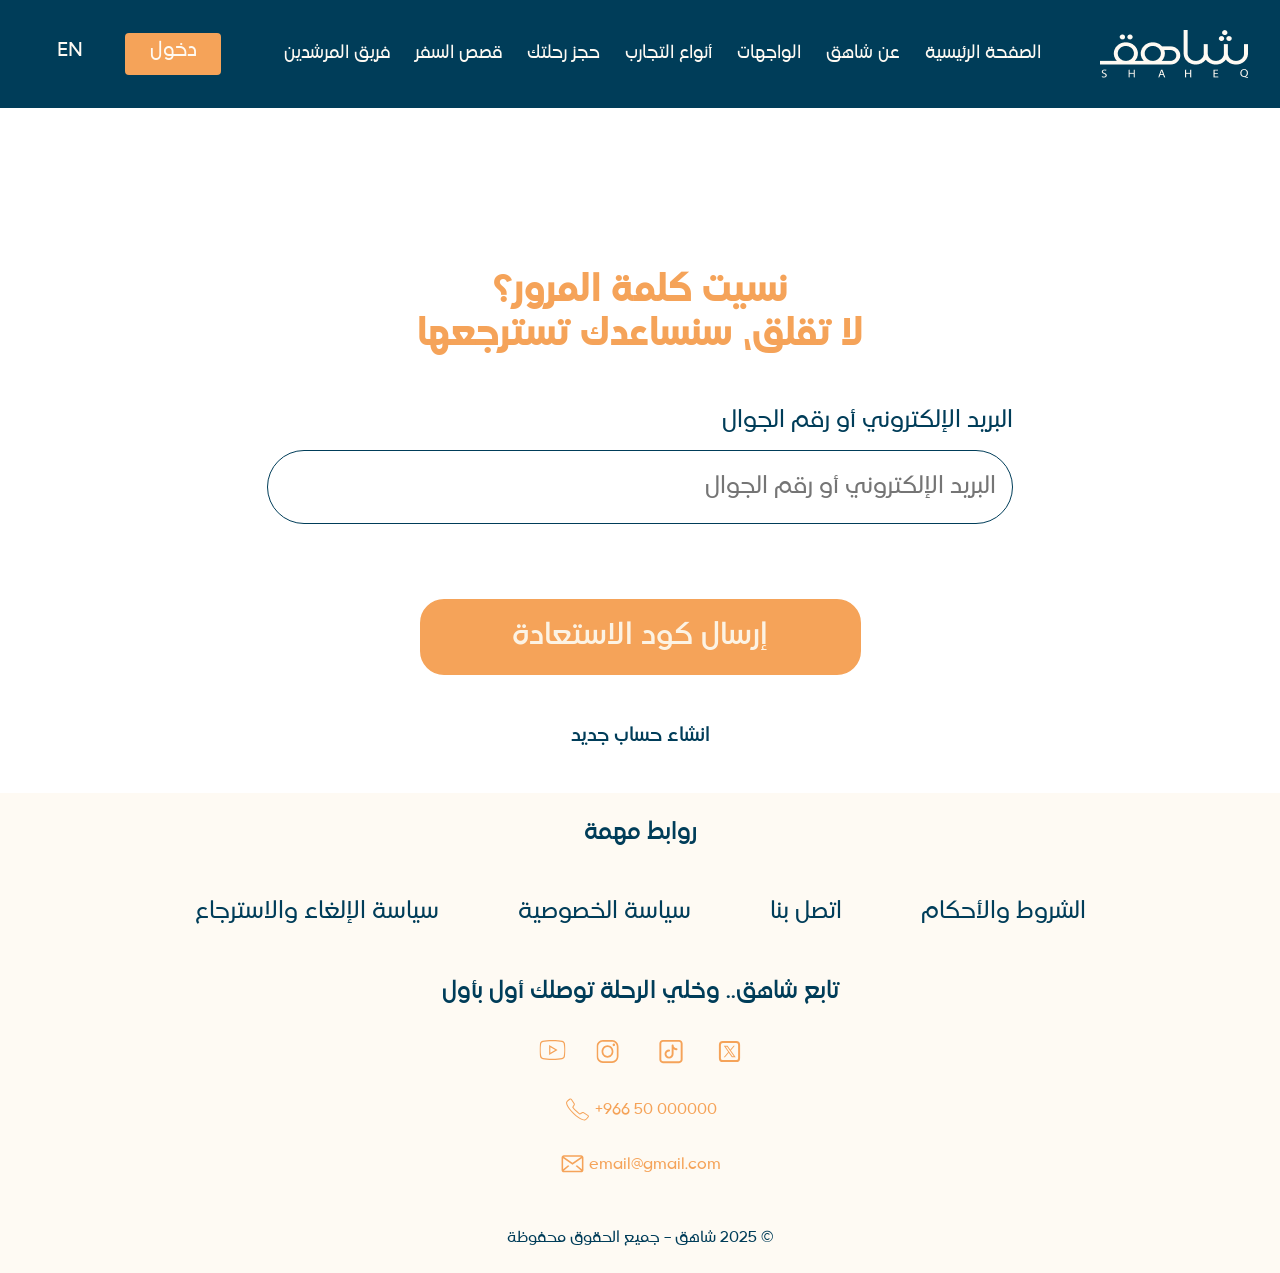
<file: desktop-20.html>
<!DOCTYPE html>
<html lang="en-US" dir="rtl">
	<head>
		<!-- Meta setup -->
		<meta charset="UTF-8" />
		<meta http-equiv="X-UA-Compatible" content="IE=edge" />
		<meta
			name="viewport"
			content="width=device-width, initial-scale=1, shrink-to-fit=no"
		/>
		<meta name="keywords" content="" />
		<meta name="decription" content="" />
		<meta name="designer" content="" />

		<!-- Title -->
		<title>Welcome To Shaheq</title>

		<!-- Fav Icon -->
		<link rel="icon" href="images/favicon.ico" />

		<!-- Include Bootstrap -->
		<link rel="stylesheet" href="css/bootstrap.css" />

		<!-- Icon Css Here -->
		<link rel="stylesheet" href="css/font-awesome.css" />

		<!-- Main StyleSheet -->
		<link rel="stylesheet" href="style.css" />

		<!-- Responsive CSS -->
		<link rel="stylesheet" href="css/responsive.css" />
	</head>
	<body>
		<!-- HEADER AREA START -->
		<header class="header-area">
			<div class="header-wrpper">
				<div class="row align-items-center">
					<div class="col-6 col-lg-2 col-xl-2">
						<div class="main-logo">
							<a href="index.html">
								<img
									src="images/shaheq-main-logo.png"
									alt="Shaheq Main Logo"
								/>
							</a>
						</div>
					</div>
					<div class="col-lg-8 col-xl-8 d-none d-lg-block">
						<nav class="desktop-navbar">
							<ul>
								<li>
									<a href="#">الصفحة الرئيسية</a>
								</li>
								<li><a href="#">عن شاهق</a></li>
								<li><a href="#">الواجهات</a></li>
								<li><a href="#">أنواع التجارب</a></li>
								<li><a href="#">حجز رحلتك</a></li>
								<li><a href="#">قصص السفر</a></li>
								<li><a href="#">فريق المرشدين</a></li>
							</ul>
						</nav>
					</div>
					<div class="col-6 col-lg-2 col-xl-2">
						<div class="lang-controller">
							<div
								class="hamburger-icon d-flex d-lg-none align-items-center justify-content-end"
							>
								<img
									data-bs-toggle="offcanvas"
									data-bs-target="#offcanvasRight"
									aria-controls="offcanvasRight"
									src="images/hamburger-icon.png"
									alt="Hamburger Icon"
								/>
							</div>
							<ul
								class="d-none d-lg-flex align-items-center justify-content-end"
							>
								<li>دخول</li>
								<li>EN</li>
							</ul>
						</div>
					</div>
				</div>
			</div>
		</header>
		<!-- HEADER AREA END -->

		<!-- Mobile Menu Area Start -->
		<aside
			class="offcanvas offcanvas-end"
			tabindex="-1"
			id="offcanvasRight"
			aria-labelledby="offcanvasRightLabel"
		>
			<div class="offcanvas-header">
				<a href="index.html" id="offcanvasRightLabel">
					<img
						src="images/shaheq-main-logo.png"
						alt="shaheq main logo"
					/>
				</a>
				<button
					type="button"
					class="btn-close text-reset"
					data-bs-dismiss="offcanvas"
					aria-label="Close"
				></button>
			</div>
			<div class="offcanvas-body">
				<nav class="mobile-navbar">
					<ul>
						<li id="menu-active">
							<a href="#">الصفحة الرئيسية</a>
						</li>
						<li><a href="#">عن شاهق</a></li>
						<li><a href="#">الواجهات</a></li>
						<li><a href="#">أنواع التجارب</a></li>
						<li><a href="#">حجز رحلتك</a></li>
						<li><a href="#">قصص السفر</a></li>
						<li><a href="#">فريق المرشدين</a></li>
						<li><a href="#"> دخول</a></li>
						<li><a href="#">EN</a></li>
					</ul>
				</nav>
			</div>
		</aside>
		<!-- Mobile Menu Area End -->

		<!-- Main Area Start -->
		<main class="desktop-20-main">
			<div class="desktop-twenty-main">
				<div class="container">
					<div class="desktop-twenty-wrpper">
						<h3>نسيت كلمة المرور؟</h3>
						<h3>لا تقلق، سنساعدك تسترجعها</h3>
						<form action="">
							<label for=""
								>البريد الإلكتروني أو رقم الجوال</label
							>
							<input
								type="text"
								placeholder="البريد الإلكتروني أو رقم الجوال"
							/>
							<button>إرسال كود الاستعادة</button>
						</form>
						<p>انشاء حساب جديد</p>
					</div>
				</div>
			</div>
		</main>
		<!-- Main Area End -->

		<!-- FOOTER AREA START -->
		<footer class="footer-area">
			<div class="footer-wrpper">
				<h4>روابط مهمة</h4>
				<ul
					class="footer-menu d-flex align-items-center justify-content-between"
				>
					<li>
						<a href="#">الشروط والأحكام</a>
					</li>
					<li>
						<a href="#">اتصل بنا</a>
					</li>
					<li>
						<a href="#">سياسة الخصوصية </a>
					</li>
					<li>
						<a href="#">سياسة الإلغاء والاسترجاع</a>
					</li>
				</ul>
				<div class="footer-inner-area">
					<h4>تابع شاهق.. وخلي الرحلة توصلك أول بأول</h4>
					<ul dir="ltr" class="footer-social-link">
						<li>
							<a href="#">
								<svg
									xmlns="http://www.w3.org/2000/svg"
									width="27"
									height="27"
									viewBox="0 0 27 27"
									fill="none"
								>
									<g clip-path="url(#clip0_45_871)">
										<path
											d="M13.4116 2C9.42903 2 5.68916 2.3125 3.69786 2.74951C2.37111 3.06201 1.22347 3.99951 0.983096 5.4375C0.742727 6.93652 0.5 9.1875 0.5 12C0.5 14.8125 0.74037 17 1.04201 18.5625C1.28474 19.937 2.43003 20.938 3.75678 21.2505C5.87062 21.6875 9.48795 22 13.4705 22C17.4531 22 21.0705 21.6875 23.182 21.2505C24.5111 20.938 25.6563 20.0005 25.8967 18.5625C26.1394 17 26.4411 14.7515 26.5 11.939C26.5 9.12646 26.1984 6.87549 25.8967 5.31299C25.6563 3.93848 24.5111 2.9375 23.182 2.625C21.0705 2.3125 17.3919 2 13.4116 2ZM13.4116 3.25C17.7548 3.25 21.2519 3.62354 22.9416 3.93604C23.8465 4.1875 24.57 4.8125 24.6902 5.62549C25.0531 7.625 25.2934 9.75146 25.2934 11.939C25.2345 14.6245 24.9329 16.812 24.6902 18.3745C24.5111 19.561 23.3045 19.937 22.9416 20.064C20.7688 20.501 17.1491 20.811 13.5295 20.811C9.90977 20.811 6.23117 20.562 4.11969 20.064C3.21476 19.8125 2.4913 19.1875 2.37111 18.3745C1.88802 16.624 1.70656 14.312 1.70656 12C1.70656 9.12402 1.94929 7 2.18966 5.68896C2.37111 4.5 3.63659 4.12402 3.93823 3.99951C5.92953 3.5625 9.61049 3.25 13.4116 3.25ZM10.1525 7V17L18.5984 12L10.1525 7ZM11.3591 9.12646L16.1853 12L11.3591 14.8735V9.12646Z"
											fill="#F5A359"
										/>
									</g>
									<defs>
										<clipPath id="clip0_45_871">
											<rect
												width="26"
												height="26"
												fill="white"
												transform="translate(0.5 0.5)"
											/>
										</clipPath>
									</defs>
								</svg>
							</a>
						</li>
						<li>
							<a href="#">
								<svg
									xmlns="http://www.w3.org/2000/svg"
									width="29"
									height="29"
									viewBox="0 0 29 29"
									fill="none"
								>
									<g clip-path="url(#clip0_45_873)">
										<path
											d="M6.88582 3C3.36899 3 0.5 5.9994 0.5 9.67608V19.3239C0.5 23.0006 3.36899 26 6.88582 26H16.1142C19.631 26 22.5 23.0006 22.5 19.3239V9.67608C22.5 5.9994 19.631 3 16.1142 3H6.88582ZM6.88582 4.76923H16.1142C18.7154 4.76923 20.8077 6.95312 20.8077 9.67608V19.3239C20.8077 22.0434 18.7188 24.2308 16.1142 24.2308H6.88582C4.28456 24.2308 2.19231 22.0469 2.19231 19.3239V9.67608C2.19231 6.95658 4.28125 4.76923 6.88582 4.76923ZM17.8462 6.53846C17.1454 6.53846 16.5769 7.13281 16.5769 7.86538C16.5769 8.59796 17.1454 9.19231 17.8462 9.19231C18.5469 9.19231 19.1154 8.59796 19.1154 7.86538C19.1154 7.13281 18.5469 6.53846 17.8462 6.53846ZM11.5 8.30769C8.23768 8.30769 5.57692 11.0894 5.57692 14.5C5.57692 17.9106 8.23768 20.6923 11.5 20.6923C14.7623 20.6923 17.4231 17.9106 17.4231 14.5C17.4231 11.0894 14.7623 8.30769 11.5 8.30769ZM11.5 10.0769C13.8468 10.0769 15.7308 12.0466 15.7308 14.5C15.7308 16.9534 13.8468 18.9231 11.5 18.9231C9.15325 18.9231 7.26923 16.9534 7.26923 14.5C7.26923 12.0466 9.15325 10.0769 11.5 10.0769Z"
											fill="#F5A359"
										/>
									</g>
									<defs>
										<clipPath id="clip0_45_873">
											<rect
												width="28"
												height="29"
												fill="white"
												transform="translate(0.5)"
											/>
										</clipPath>
									</defs>
								</svg>
							</a>
						</li>
						<li>
							<a href="#">
								<svg
									xmlns="http://www.w3.org/2000/svg"
									width="32"
									height="31"
									viewBox="0 0 32 31"
									fill="none"
								>
									<path
										d="M7.92708 3.875C5.97681 3.875 4.375 5.47681 4.375 7.42708V23.5729C4.375 25.5232 5.97681 27.125 7.92708 27.125H24.0729C26.0232 27.125 27.625 25.5232 27.625 23.5729V7.42708C27.625 5.47681 26.0232 3.875 24.0729 3.875H7.92708ZM7.92708 5.8125H24.0729C24.9759 5.8125 25.6875 6.52406 25.6875 7.42708V23.5729C25.6875 24.4759 24.9759 25.1875 24.0729 25.1875H7.92708C7.02406 25.1875 6.3125 24.4759 6.3125 23.5729V7.42708C6.3125 6.52406 7.02406 5.8125 7.92708 5.8125ZM17.573 8.41097C17.3259 8.42159 17.0923 8.52627 16.9199 8.70356C16.7475 8.88085 16.6495 9.11734 16.6458 9.36458V18.0833C16.6458 19.522 15.5012 20.6667 14.0625 20.6667C12.6238 20.6667 11.4792 19.522 11.4792 18.0833C11.4792 16.6447 12.6238 15.5 14.0625 15.5C14.1909 15.5018 14.3183 15.4781 14.4374 15.4302C14.5566 15.3824 14.665 15.3113 14.7564 15.2212C14.8478 15.131 14.9204 15.0236 14.97 14.9052C15.0195 14.7867 15.045 14.6596 15.045 14.5312C15.045 14.4029 15.0195 14.2758 14.97 14.1573C14.9204 14.0389 14.8478 13.9315 14.7564 13.8413C14.665 13.7512 14.5566 13.6801 14.4374 13.6323C14.3183 13.5844 14.1909 13.5607 14.0625 13.5625C11.5771 13.5625 9.54167 15.5979 9.54167 18.0833C9.54167 20.5688 11.5771 22.6042 14.0625 22.6042C16.5479 22.6042 18.5833 20.5688 18.5833 18.0833V13.1336C19.4023 13.7672 20.3803 14.2083 21.4896 14.2083C21.618 14.2101 21.7454 14.1864 21.8645 14.1386C21.9837 14.0907 22.0921 14.0196 22.1835 13.9295C22.2749 13.8394 22.3475 13.7319 22.3971 13.6135C22.4466 13.4951 22.4721 13.368 22.4721 13.2396C22.4721 13.1112 22.4466 12.9841 22.3971 12.8657C22.3475 12.7472 22.2749 12.6398 22.1835 12.5497C22.0921 12.4595 21.9837 12.3885 21.8645 12.3406C21.7454 12.2927 21.618 12.269 21.4896 12.2708C19.8727 12.2708 18.5833 10.9814 18.5833 9.36458C18.5814 9.23507 18.5535 9.10725 18.5014 8.9887C18.4492 8.87014 18.3738 8.76324 18.2796 8.67434C18.1854 8.58543 18.0743 8.51632 17.953 8.47108C17.8316 8.42584 17.7024 8.4054 17.573 8.41097Z"
										fill="#F5A359"
									/>
								</svg>
							</a>
						</li>
						<li>
							<a href="#">
								<svg
									xmlns="http://www.w3.org/2000/svg"
									width="25"
									height="25"
									viewBox="0 0 25 25"
									fill="none"
								>
									<path
										d="M19.22 22.1H5.78002C4.1893 22.1 2.90002 20.8107 2.90002 19.22V5.77999C2.90002 4.18927 4.1893 2.89999 5.78002 2.89999H19.22C20.8107 2.89999 22.1 4.18927 22.1 5.77999V19.22C22.1 20.8107 20.8107 22.1 19.22 22.1Z"
										stroke="#F5A359"
										stroke-width="2"
										stroke-miterlimit="10"
									/>
									<path
										d="M18.6987 18.26H14.8889L6.78125 6.73999H10.591L18.6987 18.26ZM15.3905 17.3H16.8608L10.0894 7.69999H8.61917L15.3905 17.3Z"
										fill="#F5A359"
									/>
									<path
										d="M7.93999 18.26L12.007 13.4984L11.4651 12.7285L6.73999 18.26H7.93999Z"
										fill="#F5A359"
									/>
									<path
										d="M13.0352 10.8901L13.5771 11.6605L17.78 6.73999H16.58L13.0352 10.8901Z"
										fill="#F5A359"
									/>
								</svg>
							</a>
						</li>
					</ul>
					<p dir="ltr">
						<svg
							xmlns="http://www.w3.org/2000/svg"
							width="27"
							height="25"
							viewBox="0 0 27 25"
							fill="none"
						>
							<path
								d="M2.06201 5.52539C2.08436 5.91406 2.12295 7.13281 3.02686 8.98828C3.92873 10.8438 5.68373 13.3906 9.12873 16.7031C12.5737 20.0156 15.2245 21.7051 17.1542 22.5723C19.0819 23.4395 20.3494 23.4785 20.7536 23.5L20.78 23.5C21.2472 23.5 21.5661 23.2734 21.9236 23.0117C22.279 22.75 22.6426 22.416 22.992 22.0664C23.6908 21.3652 24.3164 20.6152 24.5703 20.2715C25.1594 19.4805 25.0212 18.5527 24.4037 18.1309C23.965 17.8281 20.3392 15.5332 19.7481 15.1895C19.1976 14.8398 18.5436 14.9805 17.9362 15.2988C17.4792 15.5391 16.2564 16.2148 15.9009 16.4121C15.6287 16.2402 14.6151 15.5762 12.458 13.502L12.4559 13.5L12.4539 13.5C10.252 11.418 9.59389 10.4473 9.42936 10.1953C9.62842 9.86133 10.3211 8.70508 10.5811 8.25C10.9264 7.69531 11.0381 7.05469 10.7212 6.52149L10.7192 6.51563L10.7151 6.51172C10.5486 6.24414 9.87623 5.25 9.17951 4.23047C8.83217 3.7207 8.48483 3.21485 8.20858 2.8125C7.93233 2.41602 7.74748 2.14844 7.64389 2.01563C7.20514 1.42383 6.24233 1.28906 5.41764 1.85547C5.06623 2.09766 4.27201 2.69727 3.5367 3.3711C3.16904 3.70703 2.81967 4.05859 2.54748 4.4043C2.27733 4.74805 2.03764 5.06446 2.06201 5.52539ZM3.09998 5.47461C3.10201 5.52149 3.16295 5.2793 3.37623 5.00781C3.59154 4.73438 3.91045 4.41016 4.25373 4.0957C4.9403 3.4668 5.73858 2.86524 6.02295 2.66992C6.47389 2.35938 6.78264 2.57617 6.79686 2.5957L6.80295 2.60156L6.80498 2.60742C6.84155 2.65039 7.06498 2.9668 7.34123 3.36719C7.61748 3.76563 7.96483 4.26953 8.31014 4.7793C9.00076 5.79102 9.70764 6.83984 9.81936 7.01563L9.81936 7.01758C9.86405 7.0957 9.88639 7.41602 9.68733 7.73633L9.68123 7.74414L9.67717 7.75391C9.41717 8.21094 8.36295 9.97656 8.36295 9.97656L8.21467 10.2246L8.36295 10.4727C8.36295 10.4727 9.15108 11.7793 11.7226 14.209C11.7226 14.209 11.7247 14.209 11.7247 14.2109C11.7247 14.2109 11.7247 14.2109 11.7267 14.2109C14.2495 16.6387 15.5962 17.4336 15.5962 17.4336L15.8583 17.5859L16.1244 17.4395C16.1244 17.4395 17.9606 16.4258 18.4359 16.1777C18.83 15.9707 19.1773 16.0254 19.1712 16.0234L19.1814 16.0293L19.1936 16.0352C19.5389 16.2344 23.6034 18.8105 23.8005 18.9453C23.8208 18.959 24.0462 19.2578 23.7233 19.6895C23.5242 19.959 22.8965 20.7187 22.2425 21.375C21.9134 21.7012 21.5783 22.0078 21.2919 22.2168C21.0075 22.4238 20.7515 22.4961 20.782 22.4961C20.3169 22.4746 19.3642 22.4629 17.595 21.666C15.8034 20.8613 13.244 19.2461 9.86405 15.9961C6.48405 12.7461 4.8042 10.2871 3.96733 8.56445C3.13045 6.8418 3.12436 5.91797 3.09998 5.47461Z"
								fill="#F5A359"
							/>
						</svg>
						<span>+966 50 000000</span>
					</p>
					<p dir="ltr">
						<svg
							xmlns="http://www.w3.org/2000/svg"
							width="25"
							height="25"
							viewBox="0 0 25 25"
							fill="none"
						>
							<path
								d="M3.90625 3.125C2.61841 3.125 1.5625 4.18091 1.5625 5.46875V17.9688C1.5625 19.2566 2.61841 20.3125 3.90625 20.3125H21.0938C22.3816 20.3125 23.4375 19.2566 23.4375 17.9688V5.46875C23.4375 4.18091 22.3816 3.125 21.0938 3.125H3.90625ZM3.90625 4.6875H21.0938C21.1487 4.6875 21.1914 4.70581 21.2402 4.71802L12.5 10.7666L3.75977 4.71802C3.80859 4.70581 3.85132 4.6875 3.90625 4.6875ZM3.125 6.17676L12.5 12.6709L21.875 6.17676V17.2424L16.9678 13.1348L15.625 14.0625L21.2097 18.7256C21.1731 18.7317 21.1365 18.75 21.0938 18.75H3.90625C3.86352 18.75 3.8269 18.7317 3.79028 18.7256L9.375 14.0625L8.03223 13.1348L3.125 17.2424V6.17676Z"
								fill="#F5A359"
							/>
						</svg>
						<span>email@gmail.com</span>
					</p>
				</div>
				<p>© 2025 شاهق – جميع الحقوق محفوظة</p>
			</div>
		</footer>
		<!-- FOOTER AREA END -->

		<!-- Main jQuery -->
		<script src="js/jquery-3.4.1.min.js"></script>

		<!-- Bootstrap.bundle Script -->
		<script src="js/bootstrap.bundle.min.js"></script>

		<!-- Custom jQuery -->
		<script src="js/scripts.js"></script>
	</body>
</html>
</file>
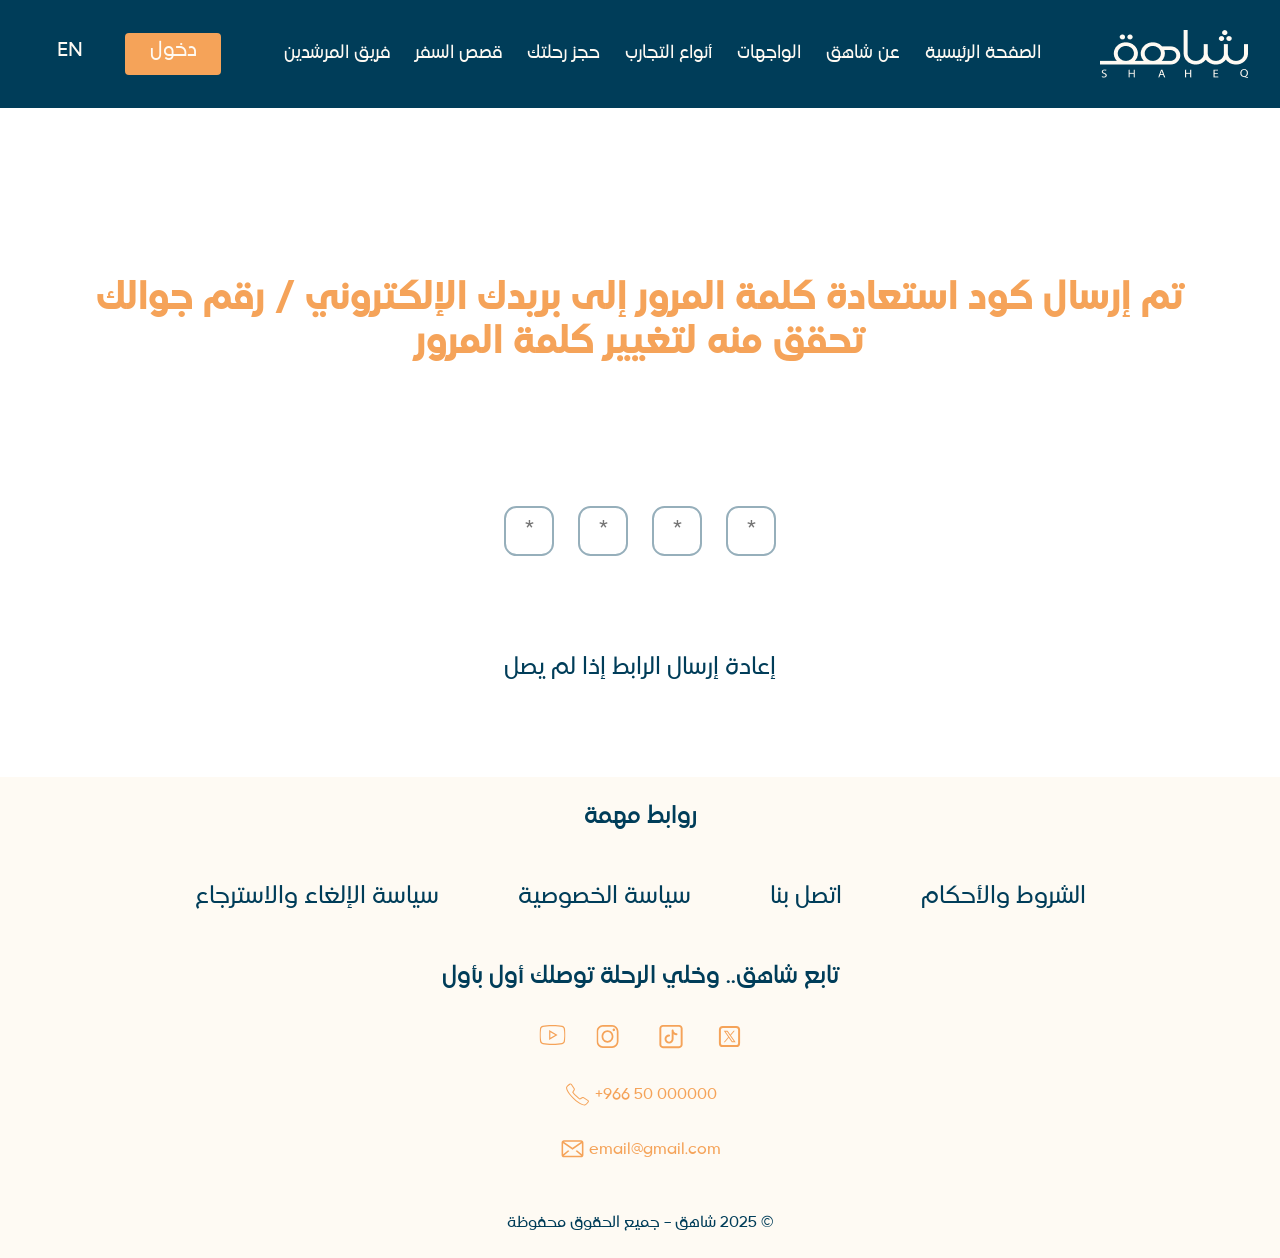
<file: desktop-21.html>
<!DOCTYPE html>
<html lang="en-US" dir="rtl">
	<head>
		<!-- Meta setup -->
		<meta charset="UTF-8" />
		<meta http-equiv="X-UA-Compatible" content="IE=edge" />
		<meta
			name="viewport"
			content="width=device-width, initial-scale=1, shrink-to-fit=no"
		/>
		<meta name="keywords" content="" />
		<meta name="decription" content="" />
		<meta name="designer" content="" />

		<!-- Title -->
		<title>Welcome To Shaheq</title>

		<!-- Fav Icon -->
		<link rel="icon" href="images/favicon.ico" />

		<!-- Include Bootstrap -->
		<link rel="stylesheet" href="css/bootstrap.css" />

		<!-- Icon Css Here -->
		<link rel="stylesheet" href="css/font-awesome.css" />

		<!-- Main StyleSheet -->
		<link rel="stylesheet" href="style.css" />

		<!-- Responsive CSS -->
		<link rel="stylesheet" href="css/responsive.css" />
	</head>
	<body>
		<!-- HEADER AREA START -->
		<header class="header-area">
			<div class="header-wrpper">
				<div class="row align-items-center">
					<div class="col-6 col-lg-2 col-xl-2">
						<div class="main-logo">
							<a href="index.html">
								<img
									src="images/shaheq-main-logo.png"
									alt="Shaheq Main Logo"
								/>
							</a>
						</div>
					</div>
					<div class="col-lg-8 col-xl-8 d-none d-lg-block">
						<nav class="desktop-navbar">
							<ul>
								<li>
									<a href="#">الصفحة الرئيسية</a>
								</li>
								<li><a href="#">عن شاهق</a></li>
								<li><a href="#">الواجهات</a></li>
								<li><a href="#">أنواع التجارب</a></li>
								<li><a href="#">حجز رحلتك</a></li>
								<li><a href="#">قصص السفر</a></li>
								<li><a href="#">فريق المرشدين</a></li>
							</ul>
						</nav>
					</div>
					<div class="col-6 col-lg-2 col-xl-2">
						<div class="lang-controller">
							<div
								class="hamburger-icon d-flex d-lg-none align-items-center justify-content-end"
							>
								<img
									data-bs-toggle="offcanvas"
									data-bs-target="#offcanvasRight"
									aria-controls="offcanvasRight"
									src="images/hamburger-icon.png"
									alt="Hamburger Icon"
								/>
							</div>
							<ul
								class="d-none d-lg-flex align-items-center justify-content-end"
							>
								<li>دخول</li>
								<li>EN</li>
							</ul>
						</div>
					</div>
				</div>
			</div>
		</header>
		<!-- HEADER AREA END -->

		<!-- Mobile Menu Area Start -->
		<aside
			class="offcanvas offcanvas-end"
			tabindex="-1"
			id="offcanvasRight"
			aria-labelledby="offcanvasRightLabel"
		>
			<div class="offcanvas-header">
				<a href="index.html" id="offcanvasRightLabel">
					<img
						src="images/shaheq-main-logo.png"
						alt="shaheq main logo"
					/>
				</a>
				<button
					type="button"
					class="btn-close text-reset"
					data-bs-dismiss="offcanvas"
					aria-label="Close"
				></button>
			</div>
			<div class="offcanvas-body">
				<nav class="mobile-navbar">
					<ul>
						<li id="menu-active">
							<a href="#">الصفحة الرئيسية</a>
						</li>
						<li><a href="#">عن شاهق</a></li>
						<li><a href="#">الواجهات</a></li>
						<li><a href="#">أنواع التجارب</a></li>
						<li><a href="#">حجز رحلتك</a></li>
						<li><a href="#">قصص السفر</a></li>
						<li><a href="#">فريق المرشدين</a></li>
						<li><a href="#"> دخول</a></li>
						<li><a href="#">EN</a></li>
					</ul>
				</nav>
			</div>
		</aside>
		<!-- Mobile Menu Area End -->

		<!-- Main Area Start -->
		<main class="desktop-twentyone-main">
			<section>
				<div class="container">
					<div class="twentyone-main-wrpper">
						<h3>
							تم إرسال كود استعادة كلمة المرور إلى بريدك
							الإلكتروني / رقم جوالك
						</h3>
						<h3>تحقق منه لتغيير كلمة المرور</h3>
						<div class="otp-parent" dir="ltr">
							<div class="otp-container">
								<input
									type="text"
									maxlength="1"
									class="otp-input"
									placeholder="*"
								/>
								<input
									type="text"
									maxlength="1"
									class="otp-input"
									placeholder="*"
								/>
								<input
									type="text"
									maxlength="1"
									class="otp-input"
									placeholder="*"
								/>
								<input
									type="text"
									maxlength="1"
									class="otp-input"
									placeholder="*"
								/>
							</div>
						</div>
						<p>إعادة إرسال الرابط إذا لم يصل</p>
					</div>
				</div>
			</section>
		</main>
		<!-- Main Area End -->

		<!-- FOOTER AREA START -->
		<footer class="footer-area">
			<div class="footer-wrpper">
				<h4>روابط مهمة</h4>
				<ul
					class="footer-menu d-flex align-items-center justify-content-between"
				>
					<li>
						<a href="#">الشروط والأحكام</a>
					</li>
					<li>
						<a href="#">اتصل بنا</a>
					</li>
					<li>
						<a href="#">سياسة الخصوصية </a>
					</li>
					<li>
						<a href="#">سياسة الإلغاء والاسترجاع</a>
					</li>
				</ul>
				<div class="footer-inner-area">
					<h4>تابع شاهق.. وخلي الرحلة توصلك أول بأول</h4>
					<ul dir="ltr" class="footer-social-link">
						<li>
							<a href="#">
								<svg
									xmlns="http://www.w3.org/2000/svg"
									width="27"
									height="27"
									viewBox="0 0 27 27"
									fill="none"
								>
									<g clip-path="url(#clip0_45_871)">
										<path
											d="M13.4116 2C9.42903 2 5.68916 2.3125 3.69786 2.74951C2.37111 3.06201 1.22347 3.99951 0.983096 5.4375C0.742727 6.93652 0.5 9.1875 0.5 12C0.5 14.8125 0.74037 17 1.04201 18.5625C1.28474 19.937 2.43003 20.938 3.75678 21.2505C5.87062 21.6875 9.48795 22 13.4705 22C17.4531 22 21.0705 21.6875 23.182 21.2505C24.5111 20.938 25.6563 20.0005 25.8967 18.5625C26.1394 17 26.4411 14.7515 26.5 11.939C26.5 9.12646 26.1984 6.87549 25.8967 5.31299C25.6563 3.93848 24.5111 2.9375 23.182 2.625C21.0705 2.3125 17.3919 2 13.4116 2ZM13.4116 3.25C17.7548 3.25 21.2519 3.62354 22.9416 3.93604C23.8465 4.1875 24.57 4.8125 24.6902 5.62549C25.0531 7.625 25.2934 9.75146 25.2934 11.939C25.2345 14.6245 24.9329 16.812 24.6902 18.3745C24.5111 19.561 23.3045 19.937 22.9416 20.064C20.7688 20.501 17.1491 20.811 13.5295 20.811C9.90977 20.811 6.23117 20.562 4.11969 20.064C3.21476 19.8125 2.4913 19.1875 2.37111 18.3745C1.88802 16.624 1.70656 14.312 1.70656 12C1.70656 9.12402 1.94929 7 2.18966 5.68896C2.37111 4.5 3.63659 4.12402 3.93823 3.99951C5.92953 3.5625 9.61049 3.25 13.4116 3.25ZM10.1525 7V17L18.5984 12L10.1525 7ZM11.3591 9.12646L16.1853 12L11.3591 14.8735V9.12646Z"
											fill="#F5A359"
										/>
									</g>
									<defs>
										<clipPath id="clip0_45_871">
											<rect
												width="26"
												height="26"
												fill="white"
												transform="translate(0.5 0.5)"
											/>
										</clipPath>
									</defs>
								</svg>
							</a>
						</li>
						<li>
							<a href="#">
								<svg
									xmlns="http://www.w3.org/2000/svg"
									width="29"
									height="29"
									viewBox="0 0 29 29"
									fill="none"
								>
									<g clip-path="url(#clip0_45_873)">
										<path
											d="M6.88582 3C3.36899 3 0.5 5.9994 0.5 9.67608V19.3239C0.5 23.0006 3.36899 26 6.88582 26H16.1142C19.631 26 22.5 23.0006 22.5 19.3239V9.67608C22.5 5.9994 19.631 3 16.1142 3H6.88582ZM6.88582 4.76923H16.1142C18.7154 4.76923 20.8077 6.95312 20.8077 9.67608V19.3239C20.8077 22.0434 18.7188 24.2308 16.1142 24.2308H6.88582C4.28456 24.2308 2.19231 22.0469 2.19231 19.3239V9.67608C2.19231 6.95658 4.28125 4.76923 6.88582 4.76923ZM17.8462 6.53846C17.1454 6.53846 16.5769 7.13281 16.5769 7.86538C16.5769 8.59796 17.1454 9.19231 17.8462 9.19231C18.5469 9.19231 19.1154 8.59796 19.1154 7.86538C19.1154 7.13281 18.5469 6.53846 17.8462 6.53846ZM11.5 8.30769C8.23768 8.30769 5.57692 11.0894 5.57692 14.5C5.57692 17.9106 8.23768 20.6923 11.5 20.6923C14.7623 20.6923 17.4231 17.9106 17.4231 14.5C17.4231 11.0894 14.7623 8.30769 11.5 8.30769ZM11.5 10.0769C13.8468 10.0769 15.7308 12.0466 15.7308 14.5C15.7308 16.9534 13.8468 18.9231 11.5 18.9231C9.15325 18.9231 7.26923 16.9534 7.26923 14.5C7.26923 12.0466 9.15325 10.0769 11.5 10.0769Z"
											fill="#F5A359"
										/>
									</g>
									<defs>
										<clipPath id="clip0_45_873">
											<rect
												width="28"
												height="29"
												fill="white"
												transform="translate(0.5)"
											/>
										</clipPath>
									</defs>
								</svg>
							</a>
						</li>
						<li>
							<a href="#">
								<svg
									xmlns="http://www.w3.org/2000/svg"
									width="32"
									height="31"
									viewBox="0 0 32 31"
									fill="none"
								>
									<path
										d="M7.92708 3.875C5.97681 3.875 4.375 5.47681 4.375 7.42708V23.5729C4.375 25.5232 5.97681 27.125 7.92708 27.125H24.0729C26.0232 27.125 27.625 25.5232 27.625 23.5729V7.42708C27.625 5.47681 26.0232 3.875 24.0729 3.875H7.92708ZM7.92708 5.8125H24.0729C24.9759 5.8125 25.6875 6.52406 25.6875 7.42708V23.5729C25.6875 24.4759 24.9759 25.1875 24.0729 25.1875H7.92708C7.02406 25.1875 6.3125 24.4759 6.3125 23.5729V7.42708C6.3125 6.52406 7.02406 5.8125 7.92708 5.8125ZM17.573 8.41097C17.3259 8.42159 17.0923 8.52627 16.9199 8.70356C16.7475 8.88085 16.6495 9.11734 16.6458 9.36458V18.0833C16.6458 19.522 15.5012 20.6667 14.0625 20.6667C12.6238 20.6667 11.4792 19.522 11.4792 18.0833C11.4792 16.6447 12.6238 15.5 14.0625 15.5C14.1909 15.5018 14.3183 15.4781 14.4374 15.4302C14.5566 15.3824 14.665 15.3113 14.7564 15.2212C14.8478 15.131 14.9204 15.0236 14.97 14.9052C15.0195 14.7867 15.045 14.6596 15.045 14.5312C15.045 14.4029 15.0195 14.2758 14.97 14.1573C14.9204 14.0389 14.8478 13.9315 14.7564 13.8413C14.665 13.7512 14.5566 13.6801 14.4374 13.6323C14.3183 13.5844 14.1909 13.5607 14.0625 13.5625C11.5771 13.5625 9.54167 15.5979 9.54167 18.0833C9.54167 20.5688 11.5771 22.6042 14.0625 22.6042C16.5479 22.6042 18.5833 20.5688 18.5833 18.0833V13.1336C19.4023 13.7672 20.3803 14.2083 21.4896 14.2083C21.618 14.2101 21.7454 14.1864 21.8645 14.1386C21.9837 14.0907 22.0921 14.0196 22.1835 13.9295C22.2749 13.8394 22.3475 13.7319 22.3971 13.6135C22.4466 13.4951 22.4721 13.368 22.4721 13.2396C22.4721 13.1112 22.4466 12.9841 22.3971 12.8657C22.3475 12.7472 22.2749 12.6398 22.1835 12.5497C22.0921 12.4595 21.9837 12.3885 21.8645 12.3406C21.7454 12.2927 21.618 12.269 21.4896 12.2708C19.8727 12.2708 18.5833 10.9814 18.5833 9.36458C18.5814 9.23507 18.5535 9.10725 18.5014 8.9887C18.4492 8.87014 18.3738 8.76324 18.2796 8.67434C18.1854 8.58543 18.0743 8.51632 17.953 8.47108C17.8316 8.42584 17.7024 8.4054 17.573 8.41097Z"
										fill="#F5A359"
									/>
								</svg>
							</a>
						</li>
						<li>
							<a href="#">
								<svg
									xmlns="http://www.w3.org/2000/svg"
									width="25"
									height="25"
									viewBox="0 0 25 25"
									fill="none"
								>
									<path
										d="M19.22 22.1H5.78002C4.1893 22.1 2.90002 20.8107 2.90002 19.22V5.77999C2.90002 4.18927 4.1893 2.89999 5.78002 2.89999H19.22C20.8107 2.89999 22.1 4.18927 22.1 5.77999V19.22C22.1 20.8107 20.8107 22.1 19.22 22.1Z"
										stroke="#F5A359"
										stroke-width="2"
										stroke-miterlimit="10"
									/>
									<path
										d="M18.6987 18.26H14.8889L6.78125 6.73999H10.591L18.6987 18.26ZM15.3905 17.3H16.8608L10.0894 7.69999H8.61917L15.3905 17.3Z"
										fill="#F5A359"
									/>
									<path
										d="M7.93999 18.26L12.007 13.4984L11.4651 12.7285L6.73999 18.26H7.93999Z"
										fill="#F5A359"
									/>
									<path
										d="M13.0352 10.8901L13.5771 11.6605L17.78 6.73999H16.58L13.0352 10.8901Z"
										fill="#F5A359"
									/>
								</svg>
							</a>
						</li>
					</ul>
					<p dir="ltr">
						<svg
							xmlns="http://www.w3.org/2000/svg"
							width="27"
							height="25"
							viewBox="0 0 27 25"
							fill="none"
						>
							<path
								d="M2.06201 5.52539C2.08436 5.91406 2.12295 7.13281 3.02686 8.98828C3.92873 10.8438 5.68373 13.3906 9.12873 16.7031C12.5737 20.0156 15.2245 21.7051 17.1542 22.5723C19.0819 23.4395 20.3494 23.4785 20.7536 23.5L20.78 23.5C21.2472 23.5 21.5661 23.2734 21.9236 23.0117C22.279 22.75 22.6426 22.416 22.992 22.0664C23.6908 21.3652 24.3164 20.6152 24.5703 20.2715C25.1594 19.4805 25.0212 18.5527 24.4037 18.1309C23.965 17.8281 20.3392 15.5332 19.7481 15.1895C19.1976 14.8398 18.5436 14.9805 17.9362 15.2988C17.4792 15.5391 16.2564 16.2148 15.9009 16.4121C15.6287 16.2402 14.6151 15.5762 12.458 13.502L12.4559 13.5L12.4539 13.5C10.252 11.418 9.59389 10.4473 9.42936 10.1953C9.62842 9.86133 10.3211 8.70508 10.5811 8.25C10.9264 7.69531 11.0381 7.05469 10.7212 6.52149L10.7192 6.51563L10.7151 6.51172C10.5486 6.24414 9.87623 5.25 9.17951 4.23047C8.83217 3.7207 8.48483 3.21485 8.20858 2.8125C7.93233 2.41602 7.74748 2.14844 7.64389 2.01563C7.20514 1.42383 6.24233 1.28906 5.41764 1.85547C5.06623 2.09766 4.27201 2.69727 3.5367 3.3711C3.16904 3.70703 2.81967 4.05859 2.54748 4.4043C2.27733 4.74805 2.03764 5.06446 2.06201 5.52539ZM3.09998 5.47461C3.10201 5.52149 3.16295 5.2793 3.37623 5.00781C3.59154 4.73438 3.91045 4.41016 4.25373 4.0957C4.9403 3.4668 5.73858 2.86524 6.02295 2.66992C6.47389 2.35938 6.78264 2.57617 6.79686 2.5957L6.80295 2.60156L6.80498 2.60742C6.84155 2.65039 7.06498 2.9668 7.34123 3.36719C7.61748 3.76563 7.96483 4.26953 8.31014 4.7793C9.00076 5.79102 9.70764 6.83984 9.81936 7.01563L9.81936 7.01758C9.86405 7.0957 9.88639 7.41602 9.68733 7.73633L9.68123 7.74414L9.67717 7.75391C9.41717 8.21094 8.36295 9.97656 8.36295 9.97656L8.21467 10.2246L8.36295 10.4727C8.36295 10.4727 9.15108 11.7793 11.7226 14.209C11.7226 14.209 11.7247 14.209 11.7247 14.2109C11.7247 14.2109 11.7247 14.2109 11.7267 14.2109C14.2495 16.6387 15.5962 17.4336 15.5962 17.4336L15.8583 17.5859L16.1244 17.4395C16.1244 17.4395 17.9606 16.4258 18.4359 16.1777C18.83 15.9707 19.1773 16.0254 19.1712 16.0234L19.1814 16.0293L19.1936 16.0352C19.5389 16.2344 23.6034 18.8105 23.8005 18.9453C23.8208 18.959 24.0462 19.2578 23.7233 19.6895C23.5242 19.959 22.8965 20.7187 22.2425 21.375C21.9134 21.7012 21.5783 22.0078 21.2919 22.2168C21.0075 22.4238 20.7515 22.4961 20.782 22.4961C20.3169 22.4746 19.3642 22.4629 17.595 21.666C15.8034 20.8613 13.244 19.2461 9.86405 15.9961C6.48405 12.7461 4.8042 10.2871 3.96733 8.56445C3.13045 6.8418 3.12436 5.91797 3.09998 5.47461Z"
								fill="#F5A359"
							/>
						</svg>
						<span>+966 50 000000</span>
					</p>
					<p dir="ltr">
						<svg
							xmlns="http://www.w3.org/2000/svg"
							width="25"
							height="25"
							viewBox="0 0 25 25"
							fill="none"
						>
							<path
								d="M3.90625 3.125C2.61841 3.125 1.5625 4.18091 1.5625 5.46875V17.9688C1.5625 19.2566 2.61841 20.3125 3.90625 20.3125H21.0938C22.3816 20.3125 23.4375 19.2566 23.4375 17.9688V5.46875C23.4375 4.18091 22.3816 3.125 21.0938 3.125H3.90625ZM3.90625 4.6875H21.0938C21.1487 4.6875 21.1914 4.70581 21.2402 4.71802L12.5 10.7666L3.75977 4.71802C3.80859 4.70581 3.85132 4.6875 3.90625 4.6875ZM3.125 6.17676L12.5 12.6709L21.875 6.17676V17.2424L16.9678 13.1348L15.625 14.0625L21.2097 18.7256C21.1731 18.7317 21.1365 18.75 21.0938 18.75H3.90625C3.86352 18.75 3.8269 18.7317 3.79028 18.7256L9.375 14.0625L8.03223 13.1348L3.125 17.2424V6.17676Z"
								fill="#F5A359"
							/>
						</svg>
						<span>email@gmail.com</span>
					</p>
				</div>
				<p>© 2025 شاهق – جميع الحقوق محفوظة</p>
			</div>
		</footer>
		<!-- FOOTER AREA END -->

		<!-- OTP input Handler -->
		<script>
			const inputs = document.querySelectorAll(".otp-input");

			inputs.forEach((input, index) => {
				input.addEventListener("input", () => {
					if (input.value) {
						input.classList.add("filled");

						if (index < inputs.length - 1) {
							inputs[index + 1].focus();
						} else {
							input.blur();
						}
					} else {
						input.classList.remove("filled");
					}
				});

				input.addEventListener("keydown", (e) => {
					if (e.key === "Backspace" && !input.value && index > 0) {
						inputs[index - 1].focus();
					}
				});
			});
		</script>

		<!-- Main jQuery -->
		<script src="js/jquery-3.4.1.min.js"></script>

		<!-- Bootstrap.bundle Script -->
		<script src="js/bootstrap.bundle.min.js"></script>

		<!-- Custom jQuery -->
		<script src="js/scripts.js"></script>
	</body>
</html>
</file>
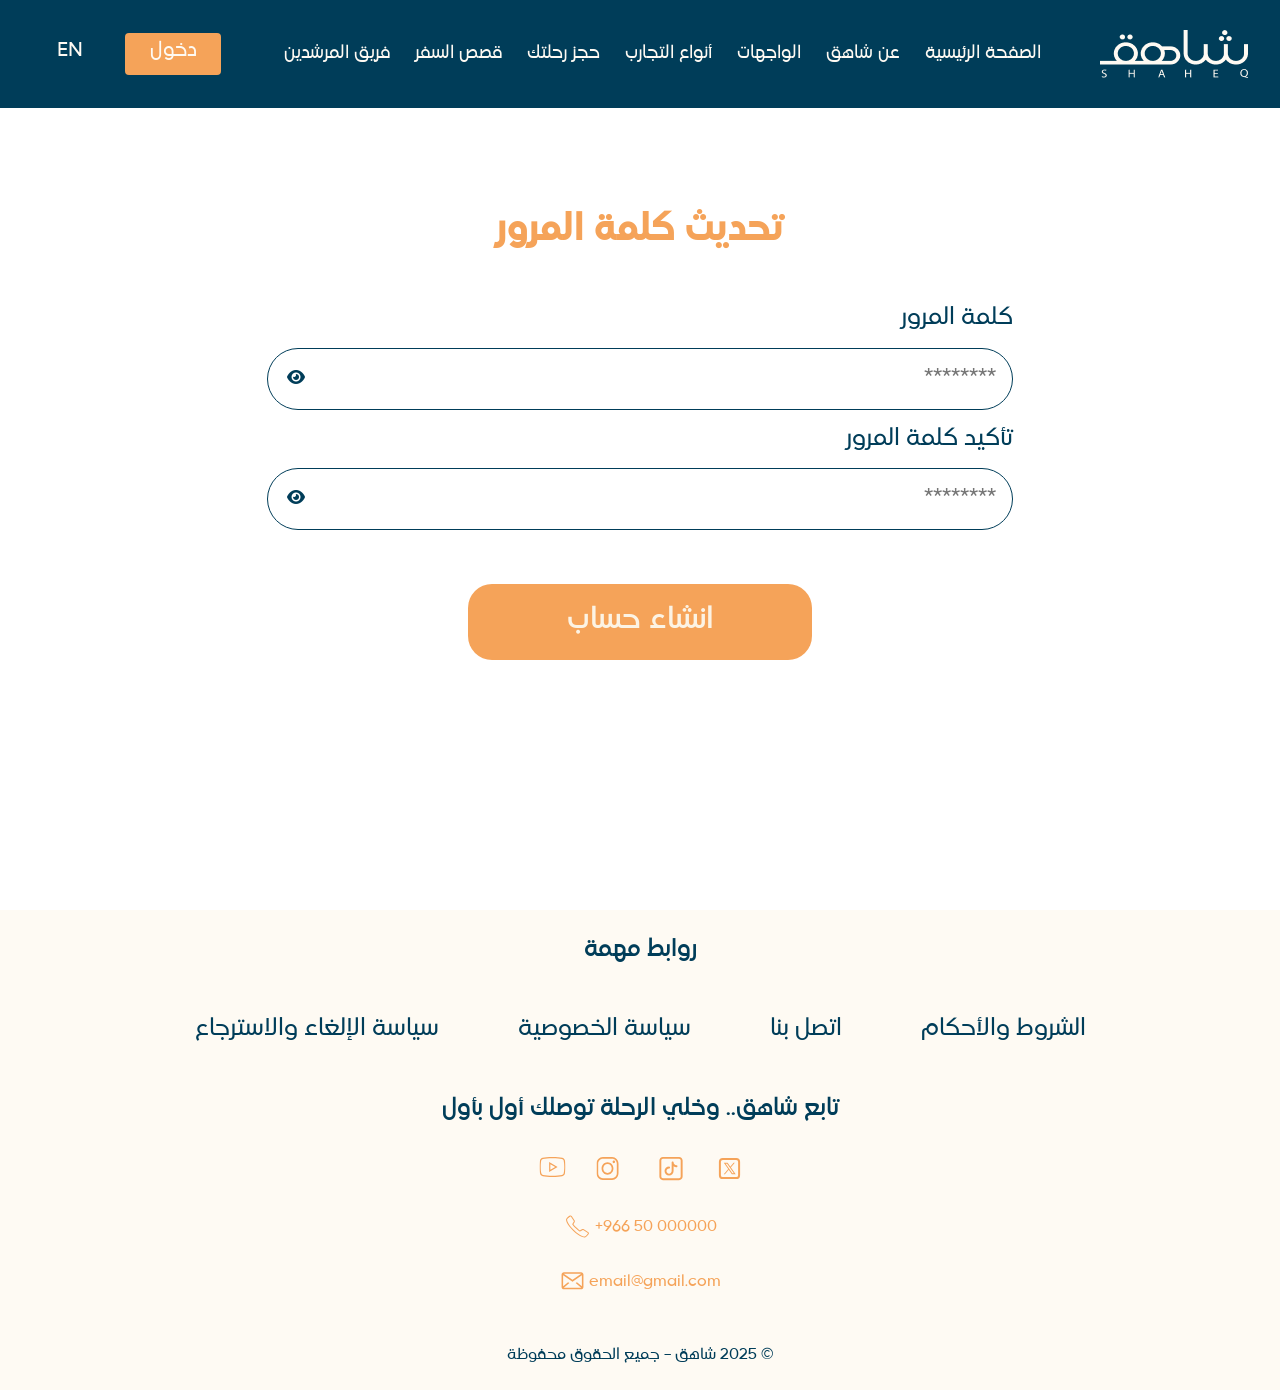
<file: desktop-22.html>
<!DOCTYPE html>
<html lang="en-US" dir="rtl">
	<head>
		<!-- Meta setup -->
		<meta charset="UTF-8" />
		<meta http-equiv="X-UA-Compatible" content="IE=edge" />
		<meta
			name="viewport"
			content="width=device-width, initial-scale=1, shrink-to-fit=no"
		/>
		<meta name="keywords" content="" />
		<meta name="decription" content="" />
		<meta name="designer" content="" />

		<!-- Title -->
		<title>Welcome To Shaheq</title>

		<!-- Fav Icon -->
		<link rel="icon" href="images/favicon.ico" />

		<!-- Include Bootstrap -->
		<link rel="stylesheet" href="css/bootstrap.css" />

		<!-- Icon Css Here -->
		<link rel="stylesheet" href="css/font-awesome.css" />

		<!-- Main StyleSheet -->
		<link rel="stylesheet" href="style.css" />

		<!-- Responsive CSS -->
		<link rel="stylesheet" href="css/responsive.css" />
	</head>
	<body>
		<!-- HEADER AREA START -->
		<header class="header-area">
			<div class="header-wrpper">
				<div class="row align-items-center">
					<div class="col-6 col-lg-2 col-xl-2">
						<div class="main-logo">
							<a href="index.html">
								<img
									src="images/shaheq-main-logo.png"
									alt="Shaheq Main Logo"
								/>
							</a>
						</div>
					</div>
					<div class="col-lg-8 col-xl-8 d-none d-lg-block">
						<nav class="desktop-navbar">
							<ul>
								<li>
									<a href="#">الصفحة الرئيسية</a>
								</li>
								<li><a href="#">عن شاهق</a></li>
								<li><a href="#">الواجهات</a></li>
								<li><a href="#">أنواع التجارب</a></li>
								<li>
									<a href="#">حجز رحلتك</a>
								</li>
								<li><a href="#">قصص السفر</a></li>
								<li><a href="#">فريق المرشدين</a></li>
							</ul>
						</nav>
					</div>
					<div class="col-6 col-lg-2 col-xl-2">
						<div class="lang-controller">
							<div
								class="hamburger-icon d-flex d-lg-none align-items-center justify-content-end"
							>
								<img
									data-bs-toggle="offcanvas"
									data-bs-target="#offcanvasRight"
									aria-controls="offcanvasRight"
									src="images/hamburger-icon.png"
									alt="Hamburger Icon"
								/>
							</div>
							<ul
								class="d-none d-lg-flex align-items-center justify-content-end"
							>
								<li>دخول</li>
								<li>EN</li>
							</ul>
						</div>
					</div>
				</div>
			</div>
		</header>
		<!-- HEADER AREA END -->

		<!-- Mobile Menu Area Start -->
		<aside
			class="offcanvas offcanvas-end"
			tabindex="-1"
			id="offcanvasRight"
			aria-labelledby="offcanvasRightLabel"
		>
			<div class="offcanvas-header">
				<a href="index.html" id="offcanvasRightLabel">
					<img
						src="images/shaheq-main-logo.png"
						alt="shaheq main logo"
					/>
				</a>
				<button
					type="button"
					class="btn-close text-reset"
					data-bs-dismiss="offcanvas"
					aria-label="Close"
				></button>
			</div>
			<div class="offcanvas-body">
				<nav class="mobile-navbar">
					<ul>
						<li id="menu-active">
							<a href="#">الصفحة الرئيسية</a>
						</li>
						<li><a href="#">عن شاهق</a></li>
						<li><a href="#">الواجهات</a></li>
						<li><a href="#">أنواع التجارب</a></li>
						<li><a href="#">حجز رحلتك</a></li>
						<li><a href="#">قصص السفر</a></li>
						<li><a href="#">فريق المرشدين</a></li>
						<li><a href="#"> دخول</a></li>
						<li><a href="#">EN</a></li>
					</ul>
				</nav>
			</div>
		</aside>
		<!-- Mobile Menu Area End -->

		<!-- Desktop Seven Main Area -->
		<main>
			<!-- Booking Confirmation Form -->
			<section id="desktop-seventen" class="booking-confirmation-area">
				<div class="container">
					<div class="booking-confirmation-wrpper">
						<h3>تحديث كلمة المرور</h3>
						<form>
							<div class="input-row">
								<label for="">كلمة المرور </label>
								<div class="form-group">
									<div class="upload-img-icon password">
										<i class="fa-solid fa-eye"></i>
									</div>
									<input
										type="password"
										id="password"
										placeholder="********"
									/>
								</div>
							</div>
							<div class="input-row">
								<label for="">تأكيد كلمة المرور </label>
								<div class="form-group">
									<div class="upload-img-icon re_password">
										<i class="fa-solid fa-eye"></i>
									</div>
									<input
										type="password"
										id="re_password"
										placeholder="********"
									/>
								</div>
							</div>
							<div
								id="desktop-twenty-submit"
								class="form-submit text-center"
							>
								<button>انشاء حساب</button>
							</div>
						</form>
					</div>
				</div>
			</section>
		</main>
		<!-- Desktop Seven Main Area -->

		<!-- FOOTER AREA START -->
		<footer class="footer-area">
			<div class="footer-wrpper">
				<h4>روابط مهمة</h4>
				<ul
					class="footer-menu d-flex align-items-center justify-content-between"
				>
					<li>
						<a href="#">الشروط والأحكام</a>
					</li>
					<li>
						<a href="#">اتصل بنا</a>
					</li>
					<li>
						<a href="#">سياسة الخصوصية </a>
					</li>
					<li>
						<a href="#">سياسة الإلغاء والاسترجاع</a>
					</li>
				</ul>
				<div class="footer-inner-area">
					<h4>تابع شاهق.. وخلي الرحلة توصلك أول بأول</h4>
					<ul dir="ltr" class="footer-social-link">
						<li>
							<a href="#">
								<svg
									xmlns="http://www.w3.org/2000/svg"
									width="27"
									height="27"
									viewBox="0 0 27 27"
									fill="none"
								>
									<g clip-path="url(#clip0_45_871)">
										<path
											d="M13.4116 2C9.42903 2 5.68916 2.3125 3.69786 2.74951C2.37111 3.06201 1.22347 3.99951 0.983096 5.4375C0.742727 6.93652 0.5 9.1875 0.5 12C0.5 14.8125 0.74037 17 1.04201 18.5625C1.28474 19.937 2.43003 20.938 3.75678 21.2505C5.87062 21.6875 9.48795 22 13.4705 22C17.4531 22 21.0705 21.6875 23.182 21.2505C24.5111 20.938 25.6563 20.0005 25.8967 18.5625C26.1394 17 26.4411 14.7515 26.5 11.939C26.5 9.12646 26.1984 6.87549 25.8967 5.31299C25.6563 3.93848 24.5111 2.9375 23.182 2.625C21.0705 2.3125 17.3919 2 13.4116 2ZM13.4116 3.25C17.7548 3.25 21.2519 3.62354 22.9416 3.93604C23.8465 4.1875 24.57 4.8125 24.6902 5.62549C25.0531 7.625 25.2934 9.75146 25.2934 11.939C25.2345 14.6245 24.9329 16.812 24.6902 18.3745C24.5111 19.561 23.3045 19.937 22.9416 20.064C20.7688 20.501 17.1491 20.811 13.5295 20.811C9.90977 20.811 6.23117 20.562 4.11969 20.064C3.21476 19.8125 2.4913 19.1875 2.37111 18.3745C1.88802 16.624 1.70656 14.312 1.70656 12C1.70656 9.12402 1.94929 7 2.18966 5.68896C2.37111 4.5 3.63659 4.12402 3.93823 3.99951C5.92953 3.5625 9.61049 3.25 13.4116 3.25ZM10.1525 7V17L18.5984 12L10.1525 7ZM11.3591 9.12646L16.1853 12L11.3591 14.8735V9.12646Z"
											fill="#F5A359"
										/>
									</g>
									<defs>
										<clipPath id="clip0_45_871">
											<rect
												width="26"
												height="26"
												fill="white"
												transform="translate(0.5 0.5)"
											/>
										</clipPath>
									</defs>
								</svg>
							</a>
						</li>
						<li>
							<a href="#">
								<svg
									xmlns="http://www.w3.org/2000/svg"
									width="29"
									height="29"
									viewBox="0 0 29 29"
									fill="none"
								>
									<g clip-path="url(#clip0_45_873)">
										<path
											d="M6.88582 3C3.36899 3 0.5 5.9994 0.5 9.67608V19.3239C0.5 23.0006 3.36899 26 6.88582 26H16.1142C19.631 26 22.5 23.0006 22.5 19.3239V9.67608C22.5 5.9994 19.631 3 16.1142 3H6.88582ZM6.88582 4.76923H16.1142C18.7154 4.76923 20.8077 6.95312 20.8077 9.67608V19.3239C20.8077 22.0434 18.7188 24.2308 16.1142 24.2308H6.88582C4.28456 24.2308 2.19231 22.0469 2.19231 19.3239V9.67608C2.19231 6.95658 4.28125 4.76923 6.88582 4.76923ZM17.8462 6.53846C17.1454 6.53846 16.5769 7.13281 16.5769 7.86538C16.5769 8.59796 17.1454 9.19231 17.8462 9.19231C18.5469 9.19231 19.1154 8.59796 19.1154 7.86538C19.1154 7.13281 18.5469 6.53846 17.8462 6.53846ZM11.5 8.30769C8.23768 8.30769 5.57692 11.0894 5.57692 14.5C5.57692 17.9106 8.23768 20.6923 11.5 20.6923C14.7623 20.6923 17.4231 17.9106 17.4231 14.5C17.4231 11.0894 14.7623 8.30769 11.5 8.30769ZM11.5 10.0769C13.8468 10.0769 15.7308 12.0466 15.7308 14.5C15.7308 16.9534 13.8468 18.9231 11.5 18.9231C9.15325 18.9231 7.26923 16.9534 7.26923 14.5C7.26923 12.0466 9.15325 10.0769 11.5 10.0769Z"
											fill="#F5A359"
										/>
									</g>
									<defs>
										<clipPath id="clip0_45_873">
											<rect
												width="28"
												height="29"
												fill="white"
												transform="translate(0.5)"
											/>
										</clipPath>
									</defs>
								</svg>
							</a>
						</li>
						<li>
							<a href="#">
								<svg
									xmlns="http://www.w3.org/2000/svg"
									width="32"
									height="31"
									viewBox="0 0 32 31"
									fill="none"
								>
									<path
										d="M7.92708 3.875C5.97681 3.875 4.375 5.47681 4.375 7.42708V23.5729C4.375 25.5232 5.97681 27.125 7.92708 27.125H24.0729C26.0232 27.125 27.625 25.5232 27.625 23.5729V7.42708C27.625 5.47681 26.0232 3.875 24.0729 3.875H7.92708ZM7.92708 5.8125H24.0729C24.9759 5.8125 25.6875 6.52406 25.6875 7.42708V23.5729C25.6875 24.4759 24.9759 25.1875 24.0729 25.1875H7.92708C7.02406 25.1875 6.3125 24.4759 6.3125 23.5729V7.42708C6.3125 6.52406 7.02406 5.8125 7.92708 5.8125ZM17.573 8.41097C17.3259 8.42159 17.0923 8.52627 16.9199 8.70356C16.7475 8.88085 16.6495 9.11734 16.6458 9.36458V18.0833C16.6458 19.522 15.5012 20.6667 14.0625 20.6667C12.6238 20.6667 11.4792 19.522 11.4792 18.0833C11.4792 16.6447 12.6238 15.5 14.0625 15.5C14.1909 15.5018 14.3183 15.4781 14.4374 15.4302C14.5566 15.3824 14.665 15.3113 14.7564 15.2212C14.8478 15.131 14.9204 15.0236 14.97 14.9052C15.0195 14.7867 15.045 14.6596 15.045 14.5312C15.045 14.4029 15.0195 14.2758 14.97 14.1573C14.9204 14.0389 14.8478 13.9315 14.7564 13.8413C14.665 13.7512 14.5566 13.6801 14.4374 13.6323C14.3183 13.5844 14.1909 13.5607 14.0625 13.5625C11.5771 13.5625 9.54167 15.5979 9.54167 18.0833C9.54167 20.5688 11.5771 22.6042 14.0625 22.6042C16.5479 22.6042 18.5833 20.5688 18.5833 18.0833V13.1336C19.4023 13.7672 20.3803 14.2083 21.4896 14.2083C21.618 14.2101 21.7454 14.1864 21.8645 14.1386C21.9837 14.0907 22.0921 14.0196 22.1835 13.9295C22.2749 13.8394 22.3475 13.7319 22.3971 13.6135C22.4466 13.4951 22.4721 13.368 22.4721 13.2396C22.4721 13.1112 22.4466 12.9841 22.3971 12.8657C22.3475 12.7472 22.2749 12.6398 22.1835 12.5497C22.0921 12.4595 21.9837 12.3885 21.8645 12.3406C21.7454 12.2927 21.618 12.269 21.4896 12.2708C19.8727 12.2708 18.5833 10.9814 18.5833 9.36458C18.5814 9.23507 18.5535 9.10725 18.5014 8.9887C18.4492 8.87014 18.3738 8.76324 18.2796 8.67434C18.1854 8.58543 18.0743 8.51632 17.953 8.47108C17.8316 8.42584 17.7024 8.4054 17.573 8.41097Z"
										fill="#F5A359"
									/>
								</svg>
							</a>
						</li>
						<li>
							<a href="#">
								<svg
									xmlns="http://www.w3.org/2000/svg"
									width="25"
									height="25"
									viewBox="0 0 25 25"
									fill="none"
								>
									<path
										d="M19.22 22.1H5.78002C4.1893 22.1 2.90002 20.8107 2.90002 19.22V5.77999C2.90002 4.18927 4.1893 2.89999 5.78002 2.89999H19.22C20.8107 2.89999 22.1 4.18927 22.1 5.77999V19.22C22.1 20.8107 20.8107 22.1 19.22 22.1Z"
										stroke="#F5A359"
										stroke-width="2"
										stroke-miterlimit="10"
									/>
									<path
										d="M18.6987 18.26H14.8889L6.78125 6.73999H10.591L18.6987 18.26ZM15.3905 17.3H16.8608L10.0894 7.69999H8.61917L15.3905 17.3Z"
										fill="#F5A359"
									/>
									<path
										d="M7.93999 18.26L12.007 13.4984L11.4651 12.7285L6.73999 18.26H7.93999Z"
										fill="#F5A359"
									/>
									<path
										d="M13.0352 10.8901L13.5771 11.6605L17.78 6.73999H16.58L13.0352 10.8901Z"
										fill="#F5A359"
									/>
								</svg>
							</a>
						</li>
					</ul>
					<p dir="ltr">
						<svg
							xmlns="http://www.w3.org/2000/svg"
							width="27"
							height="25"
							viewBox="0 0 27 25"
							fill="none"
						>
							<path
								d="M2.06201 5.52539C2.08436 5.91406 2.12295 7.13281 3.02686 8.98828C3.92873 10.8438 5.68373 13.3906 9.12873 16.7031C12.5737 20.0156 15.2245 21.7051 17.1542 22.5723C19.0819 23.4395 20.3494 23.4785 20.7536 23.5L20.78 23.5C21.2472 23.5 21.5661 23.2734 21.9236 23.0117C22.279 22.75 22.6426 22.416 22.992 22.0664C23.6908 21.3652 24.3164 20.6152 24.5703 20.2715C25.1594 19.4805 25.0212 18.5527 24.4037 18.1309C23.965 17.8281 20.3392 15.5332 19.7481 15.1895C19.1976 14.8398 18.5436 14.9805 17.9362 15.2988C17.4792 15.5391 16.2564 16.2148 15.9009 16.4121C15.6287 16.2402 14.6151 15.5762 12.458 13.502L12.4559 13.5L12.4539 13.5C10.252 11.418 9.59389 10.4473 9.42936 10.1953C9.62842 9.86133 10.3211 8.70508 10.5811 8.25C10.9264 7.69531 11.0381 7.05469 10.7212 6.52149L10.7192 6.51563L10.7151 6.51172C10.5486 6.24414 9.87623 5.25 9.17951 4.23047C8.83217 3.7207 8.48483 3.21485 8.20858 2.8125C7.93233 2.41602 7.74748 2.14844 7.64389 2.01563C7.20514 1.42383 6.24233 1.28906 5.41764 1.85547C5.06623 2.09766 4.27201 2.69727 3.5367 3.3711C3.16904 3.70703 2.81967 4.05859 2.54748 4.4043C2.27733 4.74805 2.03764 5.06446 2.06201 5.52539ZM3.09998 5.47461C3.10201 5.52149 3.16295 5.2793 3.37623 5.00781C3.59154 4.73438 3.91045 4.41016 4.25373 4.0957C4.9403 3.4668 5.73858 2.86524 6.02295 2.66992C6.47389 2.35938 6.78264 2.57617 6.79686 2.5957L6.80295 2.60156L6.80498 2.60742C6.84155 2.65039 7.06498 2.9668 7.34123 3.36719C7.61748 3.76563 7.96483 4.26953 8.31014 4.7793C9.00076 5.79102 9.70764 6.83984 9.81936 7.01563L9.81936 7.01758C9.86405 7.0957 9.88639 7.41602 9.68733 7.73633L9.68123 7.74414L9.67717 7.75391C9.41717 8.21094 8.36295 9.97656 8.36295 9.97656L8.21467 10.2246L8.36295 10.4727C8.36295 10.4727 9.15108 11.7793 11.7226 14.209C11.7226 14.209 11.7247 14.209 11.7247 14.2109C11.7247 14.2109 11.7247 14.2109 11.7267 14.2109C14.2495 16.6387 15.5962 17.4336 15.5962 17.4336L15.8583 17.5859L16.1244 17.4395C16.1244 17.4395 17.9606 16.4258 18.4359 16.1777C18.83 15.9707 19.1773 16.0254 19.1712 16.0234L19.1814 16.0293L19.1936 16.0352C19.5389 16.2344 23.6034 18.8105 23.8005 18.9453C23.8208 18.959 24.0462 19.2578 23.7233 19.6895C23.5242 19.959 22.8965 20.7187 22.2425 21.375C21.9134 21.7012 21.5783 22.0078 21.2919 22.2168C21.0075 22.4238 20.7515 22.4961 20.782 22.4961C20.3169 22.4746 19.3642 22.4629 17.595 21.666C15.8034 20.8613 13.244 19.2461 9.86405 15.9961C6.48405 12.7461 4.8042 10.2871 3.96733 8.56445C3.13045 6.8418 3.12436 5.91797 3.09998 5.47461Z"
								fill="#F5A359"
							/>
						</svg>
						<span>+966 50 000000</span>
					</p>
					<p dir="ltr">
						<svg
							xmlns="http://www.w3.org/2000/svg"
							width="25"
							height="25"
							viewBox="0 0 25 25"
							fill="none"
						>
							<path
								d="M3.90625 3.125C2.61841 3.125 1.5625 4.18091 1.5625 5.46875V17.9688C1.5625 19.2566 2.61841 20.3125 3.90625 20.3125H21.0938C22.3816 20.3125 23.4375 19.2566 23.4375 17.9688V5.46875C23.4375 4.18091 22.3816 3.125 21.0938 3.125H3.90625ZM3.90625 4.6875H21.0938C21.1487 4.6875 21.1914 4.70581 21.2402 4.71802L12.5 10.7666L3.75977 4.71802C3.80859 4.70581 3.85132 4.6875 3.90625 4.6875ZM3.125 6.17676L12.5 12.6709L21.875 6.17676V17.2424L16.9678 13.1348L15.625 14.0625L21.2097 18.7256C21.1731 18.7317 21.1365 18.75 21.0938 18.75H3.90625C3.86352 18.75 3.8269 18.7317 3.79028 18.7256L9.375 14.0625L8.03223 13.1348L3.125 17.2424V6.17676Z"
								fill="#F5A359"
							/>
						</svg>
						<span>email@gmail.com</span>
					</p>
				</div>
				<p>© 2025 شاهق – جميع الحقوق محفوظة</p>
			</div>
		</footer>
		<!-- FOOTER AREA END -->

		<!-- Main jQuery -->
		<script src="js/jquery-3.4.1.min.js"></script>

		<!-- Bootstrap.bundle Script -->
		<script src="js/bootstrap.bundle.min.js"></script>
		<!-- Custom jQuery -->
		<script src="js/scripts.js"></script>
	</body>
</html>
</file>
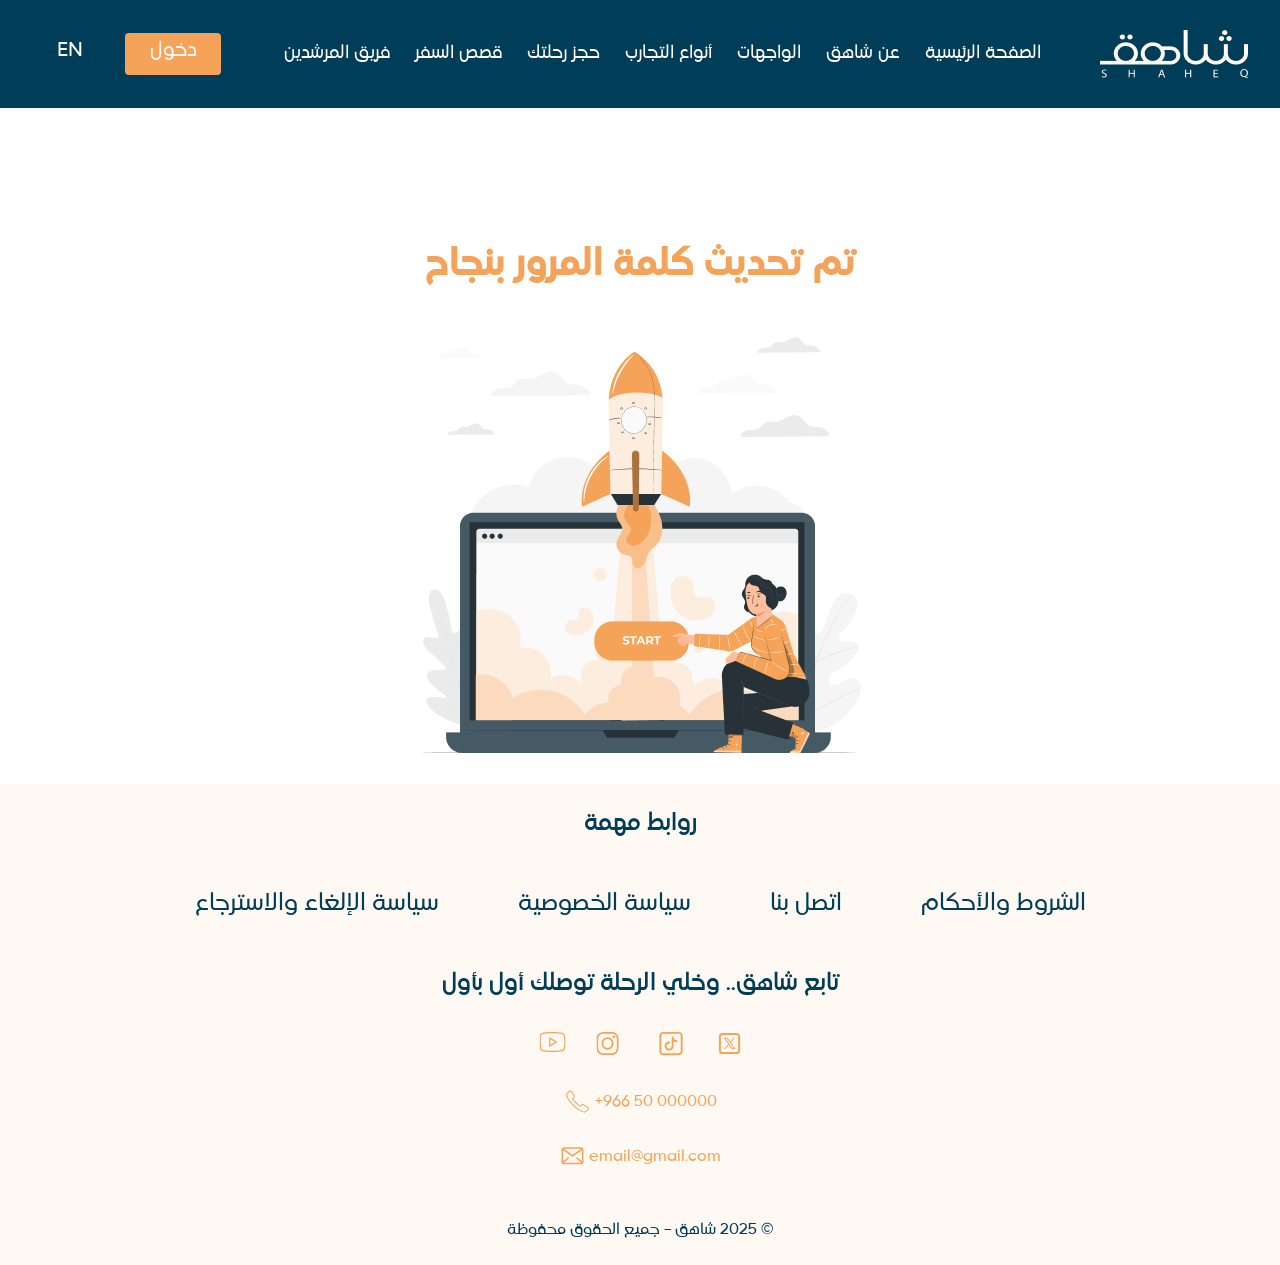
<file: desktop-24.html>
<!DOCTYPE html>
<html lang="en-US" dir="rtl">
	<head>
		<!-- Meta setup -->
		<meta charset="UTF-8" />
		<meta http-equiv="X-UA-Compatible" content="IE=edge" />
		<meta
			name="viewport"
			content="width=device-width, initial-scale=1, shrink-to-fit=no"
		/>
		<meta name="keywords" content="" />
		<meta name="decription" content="" />
		<meta name="designer" content="" />

		<!-- Title -->
		<title>Welcome To Shaheq</title>

		<!-- Fav Icon -->
		<link rel="icon" href="images/favicon.ico" />

		<!-- Include Bootstrap -->
		<link rel="stylesheet" href="css/bootstrap.css" />

		<!-- Icon Css Here -->
		<link rel="stylesheet" href="css/font-awesome.css" />

		<!-- Main StyleSheet -->
		<link rel="stylesheet" href="style.css" />

		<!-- Responsive CSS -->
		<link rel="stylesheet" href="css/responsive.css" />
	</head>
	<body>
		<!-- HEADER AREA START -->
		<header class="header-area">
			<div class="header-wrpper">
				<div class="row align-items-center">
					<div class="col-6 col-lg-2 col-xl-2">
						<div class="main-logo">
							<a href="index.html">
								<img
									src="images/shaheq-main-logo.png"
									alt="Shaheq Main Logo"
								/>
							</a>
						</div>
					</div>
					<div class="col-lg-8 col-xl-8 d-none d-lg-block">
						<nav class="desktop-navbar">
							<ul>
								<li>
									<a href="#">الصفحة الرئيسية</a>
								</li>
								<li><a href="#">عن شاهق</a></li>
								<li><a href="#">الواجهات</a></li>
								<li><a href="#">أنواع التجارب</a></li>
								<li><a href="#">حجز رحلتك</a></li>
								<li><a href="#">قصص السفر</a></li>
								<li><a href="#">فريق المرشدين</a></li>
							</ul>
						</nav>
					</div>
					<div class="col-6 col-lg-2 col-xl-2">
						<div class="lang-controller">
							<div
								class="hamburger-icon d-flex d-lg-none align-items-center justify-content-end"
							>
								<img
									data-bs-toggle="offcanvas"
									data-bs-target="#offcanvasRight"
									aria-controls="offcanvasRight"
									src="images/hamburger-icon.png"
									alt="Hamburger Icon"
								/>
							</div>
							<ul
								class="d-none d-lg-flex align-items-center justify-content-end"
							>
								<li>دخول</li>
								<li>EN</li>
							</ul>
						</div>
					</div>
				</div>
			</div>
		</header>
		<!-- HEADER AREA END -->

		<!-- Mobile Menu Area Start -->
		<aside
			class="offcanvas offcanvas-end"
			tabindex="-1"
			id="offcanvasRight"
			aria-labelledby="offcanvasRightLabel"
		>
			<div class="offcanvas-header">
				<a href="index.html" id="offcanvasRightLabel">
					<img
						src="images/shaheq-main-logo.png"
						alt="shaheq main logo"
					/>
				</a>
				<button
					type="button"
					class="btn-close text-reset"
					data-bs-dismiss="offcanvas"
					aria-label="Close"
				></button>
			</div>
			<div class="offcanvas-body">
				<nav class="mobile-navbar">
					<ul>
						<li id="menu-active">
							<a href="#">الصفحة الرئيسية</a>
						</li>
						<li><a href="#">عن شاهق</a></li>
						<li><a href="#">الواجهات</a></li>
						<li><a href="#">أنواع التجارب</a></li>
						<li><a href="#">حجز رحلتك</a></li>
						<li><a href="#">قصص السفر</a></li>
						<li><a href="#">فريق المرشدين</a></li>
						<li><a href="#"> دخول</a></li>
						<li><a href="#">EN</a></li>
					</ul>
				</nav>
			</div>
		</aside>
		<!-- Mobile Menu Area End -->

		<main>
			<div class="container">
				<div class="desktop-twentyfour-wrpper">
					<h3>تم تحديث كلمة المرور بنجاح</h3>
					<img src="images/desktop-twentyfour-banner.png" alt="" />
				</div>
			</div>
		</main>

		<!-- FOOTER AREA START -->
		<footer class="footer-area">
			<div class="footer-wrpper">
				<h4>روابط مهمة</h4>
				<ul
					class="footer-menu d-flex align-items-center justify-content-between"
				>
					<li>
						<a href="#">الشروط والأحكام</a>
					</li>
					<li>
						<a href="#">اتصل بنا</a>
					</li>
					<li>
						<a href="#">سياسة الخصوصية </a>
					</li>
					<li>
						<a href="#">سياسة الإلغاء والاسترجاع</a>
					</li>
				</ul>
				<div class="footer-inner-area">
					<h4>تابع شاهق.. وخلي الرحلة توصلك أول بأول</h4>
					<ul dir="ltr" class="footer-social-link">
						<li>
							<a href="#">
								<svg
									xmlns="http://www.w3.org/2000/svg"
									width="27"
									height="27"
									viewBox="0 0 27 27"
									fill="none"
								>
									<g clip-path="url(#clip0_45_871)">
										<path
											d="M13.4116 2C9.42903 2 5.68916 2.3125 3.69786 2.74951C2.37111 3.06201 1.22347 3.99951 0.983096 5.4375C0.742727 6.93652 0.5 9.1875 0.5 12C0.5 14.8125 0.74037 17 1.04201 18.5625C1.28474 19.937 2.43003 20.938 3.75678 21.2505C5.87062 21.6875 9.48795 22 13.4705 22C17.4531 22 21.0705 21.6875 23.182 21.2505C24.5111 20.938 25.6563 20.0005 25.8967 18.5625C26.1394 17 26.4411 14.7515 26.5 11.939C26.5 9.12646 26.1984 6.87549 25.8967 5.31299C25.6563 3.93848 24.5111 2.9375 23.182 2.625C21.0705 2.3125 17.3919 2 13.4116 2ZM13.4116 3.25C17.7548 3.25 21.2519 3.62354 22.9416 3.93604C23.8465 4.1875 24.57 4.8125 24.6902 5.62549C25.0531 7.625 25.2934 9.75146 25.2934 11.939C25.2345 14.6245 24.9329 16.812 24.6902 18.3745C24.5111 19.561 23.3045 19.937 22.9416 20.064C20.7688 20.501 17.1491 20.811 13.5295 20.811C9.90977 20.811 6.23117 20.562 4.11969 20.064C3.21476 19.8125 2.4913 19.1875 2.37111 18.3745C1.88802 16.624 1.70656 14.312 1.70656 12C1.70656 9.12402 1.94929 7 2.18966 5.68896C2.37111 4.5 3.63659 4.12402 3.93823 3.99951C5.92953 3.5625 9.61049 3.25 13.4116 3.25ZM10.1525 7V17L18.5984 12L10.1525 7ZM11.3591 9.12646L16.1853 12L11.3591 14.8735V9.12646Z"
											fill="#F5A359"
										/>
									</g>
									<defs>
										<clipPath id="clip0_45_871">
											<rect
												width="26"
												height="26"
												fill="white"
												transform="translate(0.5 0.5)"
											/>
										</clipPath>
									</defs>
								</svg>
							</a>
						</li>
						<li>
							<a href="#">
								<svg
									xmlns="http://www.w3.org/2000/svg"
									width="29"
									height="29"
									viewBox="0 0 29 29"
									fill="none"
								>
									<g clip-path="url(#clip0_45_873)">
										<path
											d="M6.88582 3C3.36899 3 0.5 5.9994 0.5 9.67608V19.3239C0.5 23.0006 3.36899 26 6.88582 26H16.1142C19.631 26 22.5 23.0006 22.5 19.3239V9.67608C22.5 5.9994 19.631 3 16.1142 3H6.88582ZM6.88582 4.76923H16.1142C18.7154 4.76923 20.8077 6.95312 20.8077 9.67608V19.3239C20.8077 22.0434 18.7188 24.2308 16.1142 24.2308H6.88582C4.28456 24.2308 2.19231 22.0469 2.19231 19.3239V9.67608C2.19231 6.95658 4.28125 4.76923 6.88582 4.76923ZM17.8462 6.53846C17.1454 6.53846 16.5769 7.13281 16.5769 7.86538C16.5769 8.59796 17.1454 9.19231 17.8462 9.19231C18.5469 9.19231 19.1154 8.59796 19.1154 7.86538C19.1154 7.13281 18.5469 6.53846 17.8462 6.53846ZM11.5 8.30769C8.23768 8.30769 5.57692 11.0894 5.57692 14.5C5.57692 17.9106 8.23768 20.6923 11.5 20.6923C14.7623 20.6923 17.4231 17.9106 17.4231 14.5C17.4231 11.0894 14.7623 8.30769 11.5 8.30769ZM11.5 10.0769C13.8468 10.0769 15.7308 12.0466 15.7308 14.5C15.7308 16.9534 13.8468 18.9231 11.5 18.9231C9.15325 18.9231 7.26923 16.9534 7.26923 14.5C7.26923 12.0466 9.15325 10.0769 11.5 10.0769Z"
											fill="#F5A359"
										/>
									</g>
									<defs>
										<clipPath id="clip0_45_873">
											<rect
												width="28"
												height="29"
												fill="white"
												transform="translate(0.5)"
											/>
										</clipPath>
									</defs>
								</svg>
							</a>
						</li>
						<li>
							<a href="#">
								<svg
									xmlns="http://www.w3.org/2000/svg"
									width="32"
									height="31"
									viewBox="0 0 32 31"
									fill="none"
								>
									<path
										d="M7.92708 3.875C5.97681 3.875 4.375 5.47681 4.375 7.42708V23.5729C4.375 25.5232 5.97681 27.125 7.92708 27.125H24.0729C26.0232 27.125 27.625 25.5232 27.625 23.5729V7.42708C27.625 5.47681 26.0232 3.875 24.0729 3.875H7.92708ZM7.92708 5.8125H24.0729C24.9759 5.8125 25.6875 6.52406 25.6875 7.42708V23.5729C25.6875 24.4759 24.9759 25.1875 24.0729 25.1875H7.92708C7.02406 25.1875 6.3125 24.4759 6.3125 23.5729V7.42708C6.3125 6.52406 7.02406 5.8125 7.92708 5.8125ZM17.573 8.41097C17.3259 8.42159 17.0923 8.52627 16.9199 8.70356C16.7475 8.88085 16.6495 9.11734 16.6458 9.36458V18.0833C16.6458 19.522 15.5012 20.6667 14.0625 20.6667C12.6238 20.6667 11.4792 19.522 11.4792 18.0833C11.4792 16.6447 12.6238 15.5 14.0625 15.5C14.1909 15.5018 14.3183 15.4781 14.4374 15.4302C14.5566 15.3824 14.665 15.3113 14.7564 15.2212C14.8478 15.131 14.9204 15.0236 14.97 14.9052C15.0195 14.7867 15.045 14.6596 15.045 14.5312C15.045 14.4029 15.0195 14.2758 14.97 14.1573C14.9204 14.0389 14.8478 13.9315 14.7564 13.8413C14.665 13.7512 14.5566 13.6801 14.4374 13.6323C14.3183 13.5844 14.1909 13.5607 14.0625 13.5625C11.5771 13.5625 9.54167 15.5979 9.54167 18.0833C9.54167 20.5688 11.5771 22.6042 14.0625 22.6042C16.5479 22.6042 18.5833 20.5688 18.5833 18.0833V13.1336C19.4023 13.7672 20.3803 14.2083 21.4896 14.2083C21.618 14.2101 21.7454 14.1864 21.8645 14.1386C21.9837 14.0907 22.0921 14.0196 22.1835 13.9295C22.2749 13.8394 22.3475 13.7319 22.3971 13.6135C22.4466 13.4951 22.4721 13.368 22.4721 13.2396C22.4721 13.1112 22.4466 12.9841 22.3971 12.8657C22.3475 12.7472 22.2749 12.6398 22.1835 12.5497C22.0921 12.4595 21.9837 12.3885 21.8645 12.3406C21.7454 12.2927 21.618 12.269 21.4896 12.2708C19.8727 12.2708 18.5833 10.9814 18.5833 9.36458C18.5814 9.23507 18.5535 9.10725 18.5014 8.9887C18.4492 8.87014 18.3738 8.76324 18.2796 8.67434C18.1854 8.58543 18.0743 8.51632 17.953 8.47108C17.8316 8.42584 17.7024 8.4054 17.573 8.41097Z"
										fill="#F5A359"
									/>
								</svg>
							</a>
						</li>
						<li>
							<a href="#">
								<svg
									xmlns="http://www.w3.org/2000/svg"
									width="25"
									height="25"
									viewBox="0 0 25 25"
									fill="none"
								>
									<path
										d="M19.22 22.1H5.78002C4.1893 22.1 2.90002 20.8107 2.90002 19.22V5.77999C2.90002 4.18927 4.1893 2.89999 5.78002 2.89999H19.22C20.8107 2.89999 22.1 4.18927 22.1 5.77999V19.22C22.1 20.8107 20.8107 22.1 19.22 22.1Z"
										stroke="#F5A359"
										stroke-width="2"
										stroke-miterlimit="10"
									/>
									<path
										d="M18.6987 18.26H14.8889L6.78125 6.73999H10.591L18.6987 18.26ZM15.3905 17.3H16.8608L10.0894 7.69999H8.61917L15.3905 17.3Z"
										fill="#F5A359"
									/>
									<path
										d="M7.93999 18.26L12.007 13.4984L11.4651 12.7285L6.73999 18.26H7.93999Z"
										fill="#F5A359"
									/>
									<path
										d="M13.0352 10.8901L13.5771 11.6605L17.78 6.73999H16.58L13.0352 10.8901Z"
										fill="#F5A359"
									/>
								</svg>
							</a>
						</li>
					</ul>
					<p dir="ltr">
						<svg
							xmlns="http://www.w3.org/2000/svg"
							width="27"
							height="25"
							viewBox="0 0 27 25"
							fill="none"
						>
							<path
								d="M2.06201 5.52539C2.08436 5.91406 2.12295 7.13281 3.02686 8.98828C3.92873 10.8438 5.68373 13.3906 9.12873 16.7031C12.5737 20.0156 15.2245 21.7051 17.1542 22.5723C19.0819 23.4395 20.3494 23.4785 20.7536 23.5L20.78 23.5C21.2472 23.5 21.5661 23.2734 21.9236 23.0117C22.279 22.75 22.6426 22.416 22.992 22.0664C23.6908 21.3652 24.3164 20.6152 24.5703 20.2715C25.1594 19.4805 25.0212 18.5527 24.4037 18.1309C23.965 17.8281 20.3392 15.5332 19.7481 15.1895C19.1976 14.8398 18.5436 14.9805 17.9362 15.2988C17.4792 15.5391 16.2564 16.2148 15.9009 16.4121C15.6287 16.2402 14.6151 15.5762 12.458 13.502L12.4559 13.5L12.4539 13.5C10.252 11.418 9.59389 10.4473 9.42936 10.1953C9.62842 9.86133 10.3211 8.70508 10.5811 8.25C10.9264 7.69531 11.0381 7.05469 10.7212 6.52149L10.7192 6.51563L10.7151 6.51172C10.5486 6.24414 9.87623 5.25 9.17951 4.23047C8.83217 3.7207 8.48483 3.21485 8.20858 2.8125C7.93233 2.41602 7.74748 2.14844 7.64389 2.01563C7.20514 1.42383 6.24233 1.28906 5.41764 1.85547C5.06623 2.09766 4.27201 2.69727 3.5367 3.3711C3.16904 3.70703 2.81967 4.05859 2.54748 4.4043C2.27733 4.74805 2.03764 5.06446 2.06201 5.52539ZM3.09998 5.47461C3.10201 5.52149 3.16295 5.2793 3.37623 5.00781C3.59154 4.73438 3.91045 4.41016 4.25373 4.0957C4.9403 3.4668 5.73858 2.86524 6.02295 2.66992C6.47389 2.35938 6.78264 2.57617 6.79686 2.5957L6.80295 2.60156L6.80498 2.60742C6.84155 2.65039 7.06498 2.9668 7.34123 3.36719C7.61748 3.76563 7.96483 4.26953 8.31014 4.7793C9.00076 5.79102 9.70764 6.83984 9.81936 7.01563L9.81936 7.01758C9.86405 7.0957 9.88639 7.41602 9.68733 7.73633L9.68123 7.74414L9.67717 7.75391C9.41717 8.21094 8.36295 9.97656 8.36295 9.97656L8.21467 10.2246L8.36295 10.4727C8.36295 10.4727 9.15108 11.7793 11.7226 14.209C11.7226 14.209 11.7247 14.209 11.7247 14.2109C11.7247 14.2109 11.7247 14.2109 11.7267 14.2109C14.2495 16.6387 15.5962 17.4336 15.5962 17.4336L15.8583 17.5859L16.1244 17.4395C16.1244 17.4395 17.9606 16.4258 18.4359 16.1777C18.83 15.9707 19.1773 16.0254 19.1712 16.0234L19.1814 16.0293L19.1936 16.0352C19.5389 16.2344 23.6034 18.8105 23.8005 18.9453C23.8208 18.959 24.0462 19.2578 23.7233 19.6895C23.5242 19.959 22.8965 20.7187 22.2425 21.375C21.9134 21.7012 21.5783 22.0078 21.2919 22.2168C21.0075 22.4238 20.7515 22.4961 20.782 22.4961C20.3169 22.4746 19.3642 22.4629 17.595 21.666C15.8034 20.8613 13.244 19.2461 9.86405 15.9961C6.48405 12.7461 4.8042 10.2871 3.96733 8.56445C3.13045 6.8418 3.12436 5.91797 3.09998 5.47461Z"
								fill="#F5A359"
							/>
						</svg>
						<span>+966 50 000000</span>
					</p>
					<p dir="ltr">
						<svg
							xmlns="http://www.w3.org/2000/svg"
							width="25"
							height="25"
							viewBox="0 0 25 25"
							fill="none"
						>
							<path
								d="M3.90625 3.125C2.61841 3.125 1.5625 4.18091 1.5625 5.46875V17.9688C1.5625 19.2566 2.61841 20.3125 3.90625 20.3125H21.0938C22.3816 20.3125 23.4375 19.2566 23.4375 17.9688V5.46875C23.4375 4.18091 22.3816 3.125 21.0938 3.125H3.90625ZM3.90625 4.6875H21.0938C21.1487 4.6875 21.1914 4.70581 21.2402 4.71802L12.5 10.7666L3.75977 4.71802C3.80859 4.70581 3.85132 4.6875 3.90625 4.6875ZM3.125 6.17676L12.5 12.6709L21.875 6.17676V17.2424L16.9678 13.1348L15.625 14.0625L21.2097 18.7256C21.1731 18.7317 21.1365 18.75 21.0938 18.75H3.90625C3.86352 18.75 3.8269 18.7317 3.79028 18.7256L9.375 14.0625L8.03223 13.1348L3.125 17.2424V6.17676Z"
								fill="#F5A359"
							/>
						</svg>
						<span>email@gmail.com</span>
					</p>
				</div>
				<p>© 2025 شاهق – جميع الحقوق محفوظة</p>
			</div>
		</footer>
		<!-- FOOTER AREA END -->

		<!-- Main jQuery -->
		<script src="js/jquery-3.4.1.min.js"></script>

		<!-- Bootstrap.bundle Script -->
		<script src="js/bootstrap.bundle.min.js"></script>

		<!-- Custom jQuery -->
		<script src="js/scripts.js"></script>

		<!-- Scroll-Top button -->
		<a href="#" class="scrolltotop" style="display: none">
			<i class="fa-solid fa-arrow-up" aria-hidden="true"></i>
			<span class="pluse"></span>
			<span class="pluse2"></span>
		</a>
	</body>
</html>
</file>
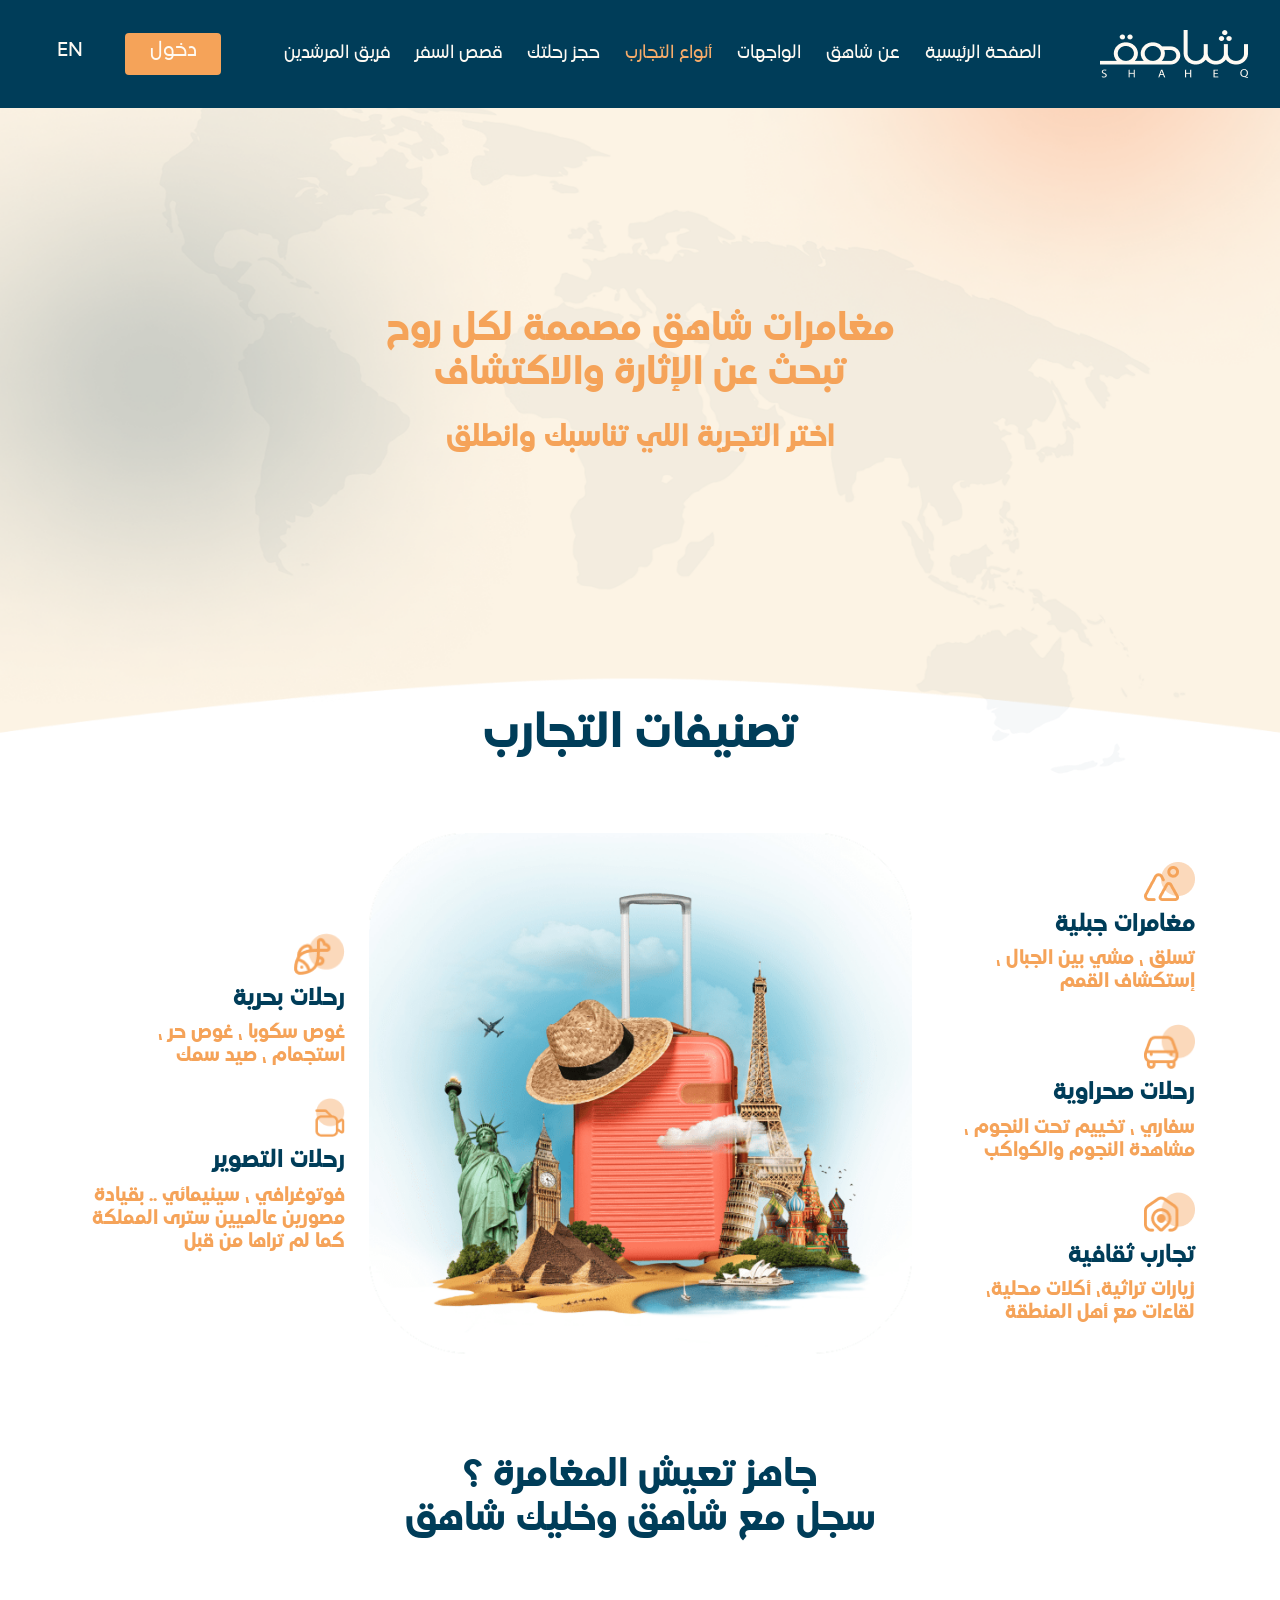
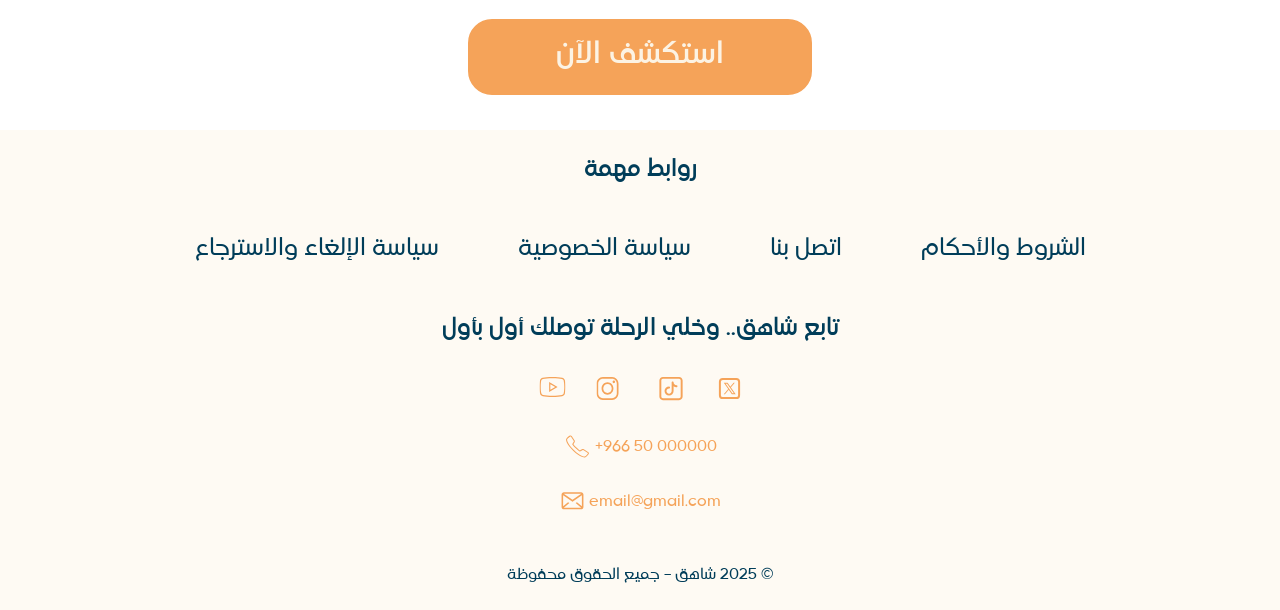
<file: desktop-3.html>
<!DOCTYPE html>
<html lang="en-US" dir="rtl">
	<head>
		<!-- Meta setup -->
		<meta charset="UTF-8" />
		<meta http-equiv="X-UA-Compatible" content="IE=edge" />
		<meta
			name="viewport"
			content="width=device-width, initial-scale=1, shrink-to-fit=no"
		/>
		<meta name="keywords" content="" />
		<meta name="decription" content="" />
		<meta name="designer" content="" />

		<!-- Title -->
		<title>Welcome To Shaheq</title>

		<!-- Fav Icon -->
		<link rel="icon" href="images/favicon.ico" />

		<!-- Include Bootstrap -->
		<link rel="stylesheet" href="css/bootstrap.css" />

		<!-- Icon Css Here -->
		<link rel="stylesheet" href="css/font-awesome.css" />

		<!-- Main StyleSheet -->
		<link rel="stylesheet" href="style.css" />

		<!-- Responsive CSS -->
		<link rel="stylesheet" href="css/responsive.css" />
	</head>
	<body>
		<!-- HEADER AREA START -->
		<header class="header-area">
			<div class="header-wrpper">
				<div class="row align-items-center">
					<div class="col-6 col-lg-2 col-xl-2">
						<div class="main-logo">
							<a href="index.html">
								<img
									src="images/shaheq-main-logo.png"
									alt="Shaheq Main Logo"
								/>
							</a>
						</div>
					</div>
					<div class="col-lg-8 col-xl-8 d-none d-lg-block">
						<nav class="desktop-navbar">
							<ul>
								<li>
									<a href="#">الصفحة الرئيسية</a>
								</li>
								<li><a href="#">عن شاهق</a></li>
								<li><a href="#">الواجهات</a></li>
								<li id="menu-active">
									<a href="#">أنواع التجارب</a>
								</li>
								<li><a href="#">حجز رحلتك</a></li>
								<li><a href="#">قصص السفر</a></li>
								<li><a href="#">فريق المرشدين</a></li>
							</ul>
						</nav>
					</div>
					<div class="col-6 col-lg-2 col-xl-2">
						<div class="lang-controller">
							<div
								class="hamburger-icon d-flex d-lg-none align-items-center justify-content-end"
							>
								<img
									data-bs-toggle="offcanvas"
									data-bs-target="#offcanvasRight"
									aria-controls="offcanvasRight"
									src="images/hamburger-icon.png"
									alt="Hamburger Icon"
								/>
							</div>
							<ul
								class="d-none d-lg-flex align-items-center justify-content-end"
							>
								<li>دخول</li>
								<li>EN</li>
							</ul>
						</div>
					</div>
				</div>
			</div>
		</header>
		<!-- HEADER AREA END -->

		<!-- Mobile Menu Area Start -->
		<aside
			class="offcanvas offcanvas-end"
			tabindex="-1"
			id="offcanvasRight"
			aria-labelledby="offcanvasRightLabel"
		>
			<div class="offcanvas-header">
				<a href="index.html" id="offcanvasRightLabel">
					<img
						src="images/shaheq-main-logo.png"
						alt="shaheq main logo"
					/>
				</a>
				<button
					type="button"
					class="btn-close text-reset"
					data-bs-dismiss="offcanvas"
					aria-label="Close"
				></button>
			</div>
			<div class="offcanvas-body">
				<nav class="mobile-navbar">
					<ul>
						<li id="menu-active">
							<a href="#">الصفحة الرئيسية</a>
						</li>
						<li><a href="#">عن شاهق</a></li>
						<li><a href="#">الواجهات</a></li>
						<li><a href="#">أنواع التجارب</a></li>
						<li><a href="#">حجز رحلتك</a></li>
						<li><a href="#">قصص السفر</a></li>
						<li><a href="#">فريق المرشدين</a></li>
						<li><a href="#"> دخول</a></li>
						<li><a href="#">EN</a></li>
					</ul>
				</nav>
			</div>
		</aside>
		<!-- Mobile Menu Area End -->

		<!-- Desktop Three Main Area Start -->
		<main>
			<!-- Hero Area Start -->
			<section class="desktop-three-hero">
				<div class="container">
					<div class="desktop-three-hero-wrpper">
						<div class="desktop-three-hero-cntn">
							<h2>
								مغامرات شاهق مصممة لكل روح تبحث عن الإثارة
								والاكتشاف
							</h2>
							<h3>اختر التجربة اللي تناسبك وانطلق</h3>
							<h4>تصنيفات التجارب</h4>
						</div>
					</div>
				</div>
			</section>
			<!-- Hero Area End -->

			<!-- Experiment Categories Start -->
			<section class="experiment-categories-area">
				<div class="container">
					<div class="desktop-three-hero-cntn">
						<h4>تصنيفات التجارب</h4>
					</div>
					<div class="experiment-categories-wrpper">
						<div class="row align-items-center">
							<div class="col-lg-3 order-2 order-lg-1">
								<div class="categories">
									<!-- Single Category -->
									<div class="single-category">
										<img
											src="images/category-icon-1.png"
											alt=""
										/>
										<h3>مغامرات جبلية</h3>
										<p>
											تسلق ، مشي بين الجبال ، إستكشاف
											القمم
										</p>
									</div>
									<!-- Single Category -->
									<div class="single-category">
										<img
											src="images/category-icon-2.png"
											alt=""
										/>
										<h3>رحلات صحراوية</h3>
										<p>
											سفاري ، تخييم تحت النجوم ، مشاهدة
											النجوم والكواكب
										</p>
									</div>
									<!-- Single Category -->
									<div class="single-category">
										<img
											src="images/category-icon-3.png"
											alt=""
										/>
										<h3>تجارب ثقافية</h3>
										<p>
											زيارات تراثية، أكلات محلية، لقاءات
											مع أهل المنطقة
										</p>
									</div>
								</div>
							</div>
							<div class="col-lg-6 order-1 order-lg-2">
								<div class="experiment-categories-img">
									<img src="images/about-img-3.png" alt="" />
								</div>
							</div>
							<div class="col-lg-3 order-3">
								<div class="categories">
									<!-- Single Category -->
									<div class="single-category">
										<img
											src="images/category-icon-4.png"
											alt=""
										/>
										<h3>رحلات بحرية</h3>
										<p>
											غوص سكوبا ، غوص حر ، استجمام ، صيد
											سمك
										</p>
									</div>
									<!-- Single Category -->
									<div class="single-category">
										<img
											src="images/category-icon-5.png"
											alt=""
										/>
										<h3>رحلات التصوير</h3>
										<p>
											فوتوغرافي ، سينيمائي .. بقيادة
											مصورين عالميين سترى المملكة كما لم
											تراها من قبل
										</p>
									</div>
								</div>
							</div>
						</div>
					</div>
				</div>
			</section>
			<!-- Experiment Categories End -->

			<!-- Ready to live Start -->
			<section class="ready-to-live">
				<div class="container">
					<div class="ready-to-live-wrpper">
						<h3>
							جاهز تعيش المغامرة ؟ <br />سجل مع شاهق وخليك شاهق
						</h3>
						<a href="#">استكشف الآن</a>
					</div>
				</div>
			</section>
			<!-- Ready to live End -->
		</main>
		<!-- Desktop Three Main Area End -->

		<!-- FOOTER AREA START -->
		<footer class="footer-area">
			<div class="footer-wrpper">
				<h4>روابط مهمة</h4>
				<ul
					class="footer-menu d-flex align-items-center justify-content-between"
				>
					<li>
						<a href="#">الشروط والأحكام</a>
					</li>
					<li>
						<a href="#">اتصل بنا</a>
					</li>
					<li>
						<a href="#">سياسة الخصوصية </a>
					</li>
					<li>
						<a href="#">سياسة الإلغاء والاسترجاع</a>
					</li>
				</ul>
				<div class="footer-inner-area">
					<h4>تابع شاهق.. وخلي الرحلة توصلك أول بأول</h4>
					<ul dir="ltr" class="footer-social-link">
						<li>
							<a href="#">
								<svg
									xmlns="http://www.w3.org/2000/svg"
									width="27"
									height="27"
									viewBox="0 0 27 27"
									fill="none"
								>
									<g clip-path="url(#clip0_45_871)">
										<path
											d="M13.4116 2C9.42903 2 5.68916 2.3125 3.69786 2.74951C2.37111 3.06201 1.22347 3.99951 0.983096 5.4375C0.742727 6.93652 0.5 9.1875 0.5 12C0.5 14.8125 0.74037 17 1.04201 18.5625C1.28474 19.937 2.43003 20.938 3.75678 21.2505C5.87062 21.6875 9.48795 22 13.4705 22C17.4531 22 21.0705 21.6875 23.182 21.2505C24.5111 20.938 25.6563 20.0005 25.8967 18.5625C26.1394 17 26.4411 14.7515 26.5 11.939C26.5 9.12646 26.1984 6.87549 25.8967 5.31299C25.6563 3.93848 24.5111 2.9375 23.182 2.625C21.0705 2.3125 17.3919 2 13.4116 2ZM13.4116 3.25C17.7548 3.25 21.2519 3.62354 22.9416 3.93604C23.8465 4.1875 24.57 4.8125 24.6902 5.62549C25.0531 7.625 25.2934 9.75146 25.2934 11.939C25.2345 14.6245 24.9329 16.812 24.6902 18.3745C24.5111 19.561 23.3045 19.937 22.9416 20.064C20.7688 20.501 17.1491 20.811 13.5295 20.811C9.90977 20.811 6.23117 20.562 4.11969 20.064C3.21476 19.8125 2.4913 19.1875 2.37111 18.3745C1.88802 16.624 1.70656 14.312 1.70656 12C1.70656 9.12402 1.94929 7 2.18966 5.68896C2.37111 4.5 3.63659 4.12402 3.93823 3.99951C5.92953 3.5625 9.61049 3.25 13.4116 3.25ZM10.1525 7V17L18.5984 12L10.1525 7ZM11.3591 9.12646L16.1853 12L11.3591 14.8735V9.12646Z"
											fill="#F5A359"
										/>
									</g>
									<defs>
										<clipPath id="clip0_45_871">
											<rect
												width="26"
												height="26"
												fill="white"
												transform="translate(0.5 0.5)"
											/>
										</clipPath>
									</defs>
								</svg>
							</a>
						</li>
						<li>
							<a href="#">
								<svg
									xmlns="http://www.w3.org/2000/svg"
									width="29"
									height="29"
									viewBox="0 0 29 29"
									fill="none"
								>
									<g clip-path="url(#clip0_45_873)">
										<path
											d="M6.88582 3C3.36899 3 0.5 5.9994 0.5 9.67608V19.3239C0.5 23.0006 3.36899 26 6.88582 26H16.1142C19.631 26 22.5 23.0006 22.5 19.3239V9.67608C22.5 5.9994 19.631 3 16.1142 3H6.88582ZM6.88582 4.76923H16.1142C18.7154 4.76923 20.8077 6.95312 20.8077 9.67608V19.3239C20.8077 22.0434 18.7188 24.2308 16.1142 24.2308H6.88582C4.28456 24.2308 2.19231 22.0469 2.19231 19.3239V9.67608C2.19231 6.95658 4.28125 4.76923 6.88582 4.76923ZM17.8462 6.53846C17.1454 6.53846 16.5769 7.13281 16.5769 7.86538C16.5769 8.59796 17.1454 9.19231 17.8462 9.19231C18.5469 9.19231 19.1154 8.59796 19.1154 7.86538C19.1154 7.13281 18.5469 6.53846 17.8462 6.53846ZM11.5 8.30769C8.23768 8.30769 5.57692 11.0894 5.57692 14.5C5.57692 17.9106 8.23768 20.6923 11.5 20.6923C14.7623 20.6923 17.4231 17.9106 17.4231 14.5C17.4231 11.0894 14.7623 8.30769 11.5 8.30769ZM11.5 10.0769C13.8468 10.0769 15.7308 12.0466 15.7308 14.5C15.7308 16.9534 13.8468 18.9231 11.5 18.9231C9.15325 18.9231 7.26923 16.9534 7.26923 14.5C7.26923 12.0466 9.15325 10.0769 11.5 10.0769Z"
											fill="#F5A359"
										/>
									</g>
									<defs>
										<clipPath id="clip0_45_873">
											<rect
												width="28"
												height="29"
												fill="white"
												transform="translate(0.5)"
											/>
										</clipPath>
									</defs>
								</svg>
							</a>
						</li>
						<li>
							<a href="#">
								<svg
									xmlns="http://www.w3.org/2000/svg"
									width="32"
									height="31"
									viewBox="0 0 32 31"
									fill="none"
								>
									<path
										d="M7.92708 3.875C5.97681 3.875 4.375 5.47681 4.375 7.42708V23.5729C4.375 25.5232 5.97681 27.125 7.92708 27.125H24.0729C26.0232 27.125 27.625 25.5232 27.625 23.5729V7.42708C27.625 5.47681 26.0232 3.875 24.0729 3.875H7.92708ZM7.92708 5.8125H24.0729C24.9759 5.8125 25.6875 6.52406 25.6875 7.42708V23.5729C25.6875 24.4759 24.9759 25.1875 24.0729 25.1875H7.92708C7.02406 25.1875 6.3125 24.4759 6.3125 23.5729V7.42708C6.3125 6.52406 7.02406 5.8125 7.92708 5.8125ZM17.573 8.41097C17.3259 8.42159 17.0923 8.52627 16.9199 8.70356C16.7475 8.88085 16.6495 9.11734 16.6458 9.36458V18.0833C16.6458 19.522 15.5012 20.6667 14.0625 20.6667C12.6238 20.6667 11.4792 19.522 11.4792 18.0833C11.4792 16.6447 12.6238 15.5 14.0625 15.5C14.1909 15.5018 14.3183 15.4781 14.4374 15.4302C14.5566 15.3824 14.665 15.3113 14.7564 15.2212C14.8478 15.131 14.9204 15.0236 14.97 14.9052C15.0195 14.7867 15.045 14.6596 15.045 14.5312C15.045 14.4029 15.0195 14.2758 14.97 14.1573C14.9204 14.0389 14.8478 13.9315 14.7564 13.8413C14.665 13.7512 14.5566 13.6801 14.4374 13.6323C14.3183 13.5844 14.1909 13.5607 14.0625 13.5625C11.5771 13.5625 9.54167 15.5979 9.54167 18.0833C9.54167 20.5688 11.5771 22.6042 14.0625 22.6042C16.5479 22.6042 18.5833 20.5688 18.5833 18.0833V13.1336C19.4023 13.7672 20.3803 14.2083 21.4896 14.2083C21.618 14.2101 21.7454 14.1864 21.8645 14.1386C21.9837 14.0907 22.0921 14.0196 22.1835 13.9295C22.2749 13.8394 22.3475 13.7319 22.3971 13.6135C22.4466 13.4951 22.4721 13.368 22.4721 13.2396C22.4721 13.1112 22.4466 12.9841 22.3971 12.8657C22.3475 12.7472 22.2749 12.6398 22.1835 12.5497C22.0921 12.4595 21.9837 12.3885 21.8645 12.3406C21.7454 12.2927 21.618 12.269 21.4896 12.2708C19.8727 12.2708 18.5833 10.9814 18.5833 9.36458C18.5814 9.23507 18.5535 9.10725 18.5014 8.9887C18.4492 8.87014 18.3738 8.76324 18.2796 8.67434C18.1854 8.58543 18.0743 8.51632 17.953 8.47108C17.8316 8.42584 17.7024 8.4054 17.573 8.41097Z"
										fill="#F5A359"
									/>
								</svg>
							</a>
						</li>
						<li>
							<a href="#">
								<svg
									xmlns="http://www.w3.org/2000/svg"
									width="25"
									height="25"
									viewBox="0 0 25 25"
									fill="none"
								>
									<path
										d="M19.22 22.1H5.78002C4.1893 22.1 2.90002 20.8107 2.90002 19.22V5.77999C2.90002 4.18927 4.1893 2.89999 5.78002 2.89999H19.22C20.8107 2.89999 22.1 4.18927 22.1 5.77999V19.22C22.1 20.8107 20.8107 22.1 19.22 22.1Z"
										stroke="#F5A359"
										stroke-width="2"
										stroke-miterlimit="10"
									/>
									<path
										d="M18.6987 18.26H14.8889L6.78125 6.73999H10.591L18.6987 18.26ZM15.3905 17.3H16.8608L10.0894 7.69999H8.61917L15.3905 17.3Z"
										fill="#F5A359"
									/>
									<path
										d="M7.93999 18.26L12.007 13.4984L11.4651 12.7285L6.73999 18.26H7.93999Z"
										fill="#F5A359"
									/>
									<path
										d="M13.0352 10.8901L13.5771 11.6605L17.78 6.73999H16.58L13.0352 10.8901Z"
										fill="#F5A359"
									/>
								</svg>
							</a>
						</li>
					</ul>
					<p dir="ltr">
						<svg
							xmlns="http://www.w3.org/2000/svg"
							width="27"
							height="25"
							viewBox="0 0 27 25"
							fill="none"
						>
							<path
								d="M2.06201 5.52539C2.08436 5.91406 2.12295 7.13281 3.02686 8.98828C3.92873 10.8438 5.68373 13.3906 9.12873 16.7031C12.5737 20.0156 15.2245 21.7051 17.1542 22.5723C19.0819 23.4395 20.3494 23.4785 20.7536 23.5L20.78 23.5C21.2472 23.5 21.5661 23.2734 21.9236 23.0117C22.279 22.75 22.6426 22.416 22.992 22.0664C23.6908 21.3652 24.3164 20.6152 24.5703 20.2715C25.1594 19.4805 25.0212 18.5527 24.4037 18.1309C23.965 17.8281 20.3392 15.5332 19.7481 15.1895C19.1976 14.8398 18.5436 14.9805 17.9362 15.2988C17.4792 15.5391 16.2564 16.2148 15.9009 16.4121C15.6287 16.2402 14.6151 15.5762 12.458 13.502L12.4559 13.5L12.4539 13.5C10.252 11.418 9.59389 10.4473 9.42936 10.1953C9.62842 9.86133 10.3211 8.70508 10.5811 8.25C10.9264 7.69531 11.0381 7.05469 10.7212 6.52149L10.7192 6.51563L10.7151 6.51172C10.5486 6.24414 9.87623 5.25 9.17951 4.23047C8.83217 3.7207 8.48483 3.21485 8.20858 2.8125C7.93233 2.41602 7.74748 2.14844 7.64389 2.01563C7.20514 1.42383 6.24233 1.28906 5.41764 1.85547C5.06623 2.09766 4.27201 2.69727 3.5367 3.3711C3.16904 3.70703 2.81967 4.05859 2.54748 4.4043C2.27733 4.74805 2.03764 5.06446 2.06201 5.52539ZM3.09998 5.47461C3.10201 5.52149 3.16295 5.2793 3.37623 5.00781C3.59154 4.73438 3.91045 4.41016 4.25373 4.0957C4.9403 3.4668 5.73858 2.86524 6.02295 2.66992C6.47389 2.35938 6.78264 2.57617 6.79686 2.5957L6.80295 2.60156L6.80498 2.60742C6.84155 2.65039 7.06498 2.9668 7.34123 3.36719C7.61748 3.76563 7.96483 4.26953 8.31014 4.7793C9.00076 5.79102 9.70764 6.83984 9.81936 7.01563L9.81936 7.01758C9.86405 7.0957 9.88639 7.41602 9.68733 7.73633L9.68123 7.74414L9.67717 7.75391C9.41717 8.21094 8.36295 9.97656 8.36295 9.97656L8.21467 10.2246L8.36295 10.4727C8.36295 10.4727 9.15108 11.7793 11.7226 14.209C11.7226 14.209 11.7247 14.209 11.7247 14.2109C11.7247 14.2109 11.7247 14.2109 11.7267 14.2109C14.2495 16.6387 15.5962 17.4336 15.5962 17.4336L15.8583 17.5859L16.1244 17.4395C16.1244 17.4395 17.9606 16.4258 18.4359 16.1777C18.83 15.9707 19.1773 16.0254 19.1712 16.0234L19.1814 16.0293L19.1936 16.0352C19.5389 16.2344 23.6034 18.8105 23.8005 18.9453C23.8208 18.959 24.0462 19.2578 23.7233 19.6895C23.5242 19.959 22.8965 20.7187 22.2425 21.375C21.9134 21.7012 21.5783 22.0078 21.2919 22.2168C21.0075 22.4238 20.7515 22.4961 20.782 22.4961C20.3169 22.4746 19.3642 22.4629 17.595 21.666C15.8034 20.8613 13.244 19.2461 9.86405 15.9961C6.48405 12.7461 4.8042 10.2871 3.96733 8.56445C3.13045 6.8418 3.12436 5.91797 3.09998 5.47461Z"
								fill="#F5A359"
							/>
						</svg>
						<span>+966 50 000000</span>
					</p>
					<p dir="ltr">
						<svg
							xmlns="http://www.w3.org/2000/svg"
							width="25"
							height="25"
							viewBox="0 0 25 25"
							fill="none"
						>
							<path
								d="M3.90625 3.125C2.61841 3.125 1.5625 4.18091 1.5625 5.46875V17.9688C1.5625 19.2566 2.61841 20.3125 3.90625 20.3125H21.0938C22.3816 20.3125 23.4375 19.2566 23.4375 17.9688V5.46875C23.4375 4.18091 22.3816 3.125 21.0938 3.125H3.90625ZM3.90625 4.6875H21.0938C21.1487 4.6875 21.1914 4.70581 21.2402 4.71802L12.5 10.7666L3.75977 4.71802C3.80859 4.70581 3.85132 4.6875 3.90625 4.6875ZM3.125 6.17676L12.5 12.6709L21.875 6.17676V17.2424L16.9678 13.1348L15.625 14.0625L21.2097 18.7256C21.1731 18.7317 21.1365 18.75 21.0938 18.75H3.90625C3.86352 18.75 3.8269 18.7317 3.79028 18.7256L9.375 14.0625L8.03223 13.1348L3.125 17.2424V6.17676Z"
								fill="#F5A359"
							/>
						</svg>
						<span>email@gmail.com</span>
					</p>
				</div>
				<p>© 2025 شاهق – جميع الحقوق محفوظة</p>
			</div>
		</footer>
		<!-- FOOTER AREA END -->

		<!-- Main jQuery -->
		<script src="js/jquery-3.4.1.min.js"></script>

		<!-- Bootstrap.bundle Script -->
		<script src="js/bootstrap.bundle.min.js"></script>

		<!-- Custom jQuery -->
		<script src="js/scripts.js"></script>
	</body>
</html>
</file>
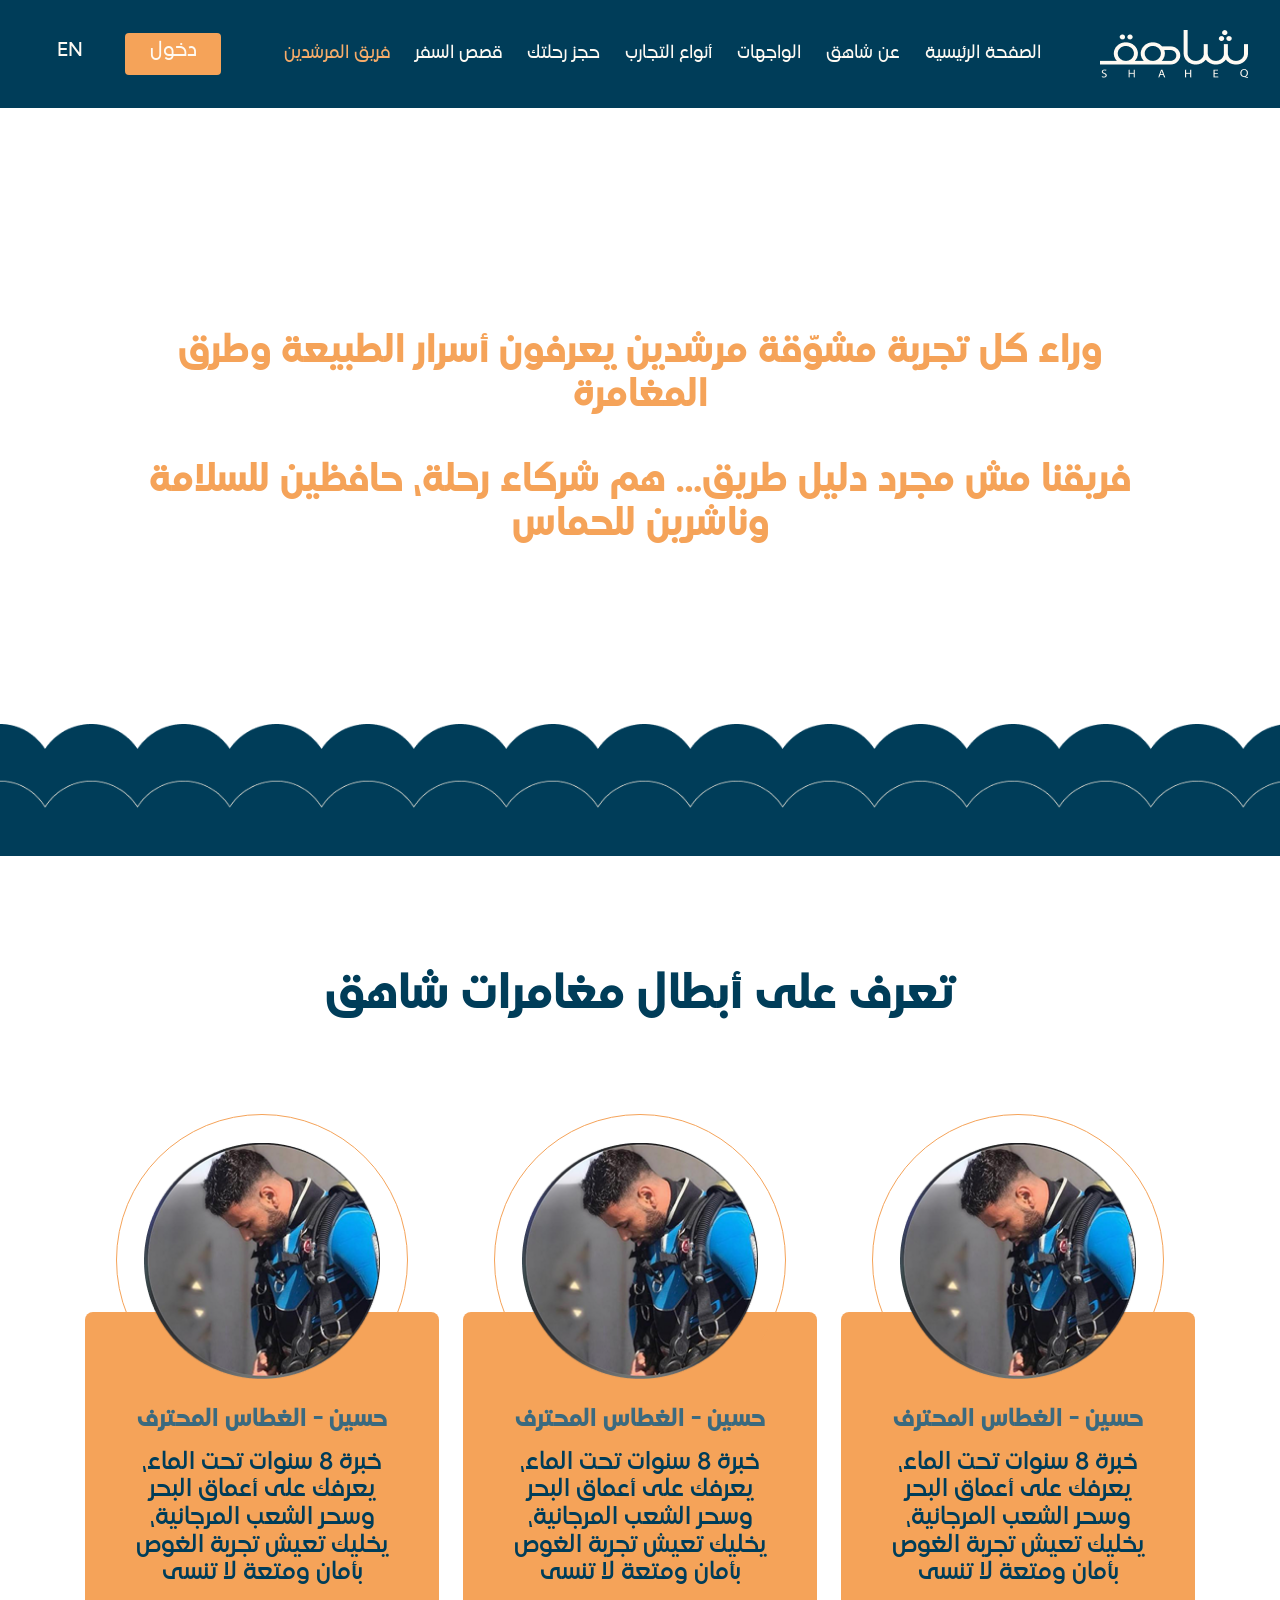
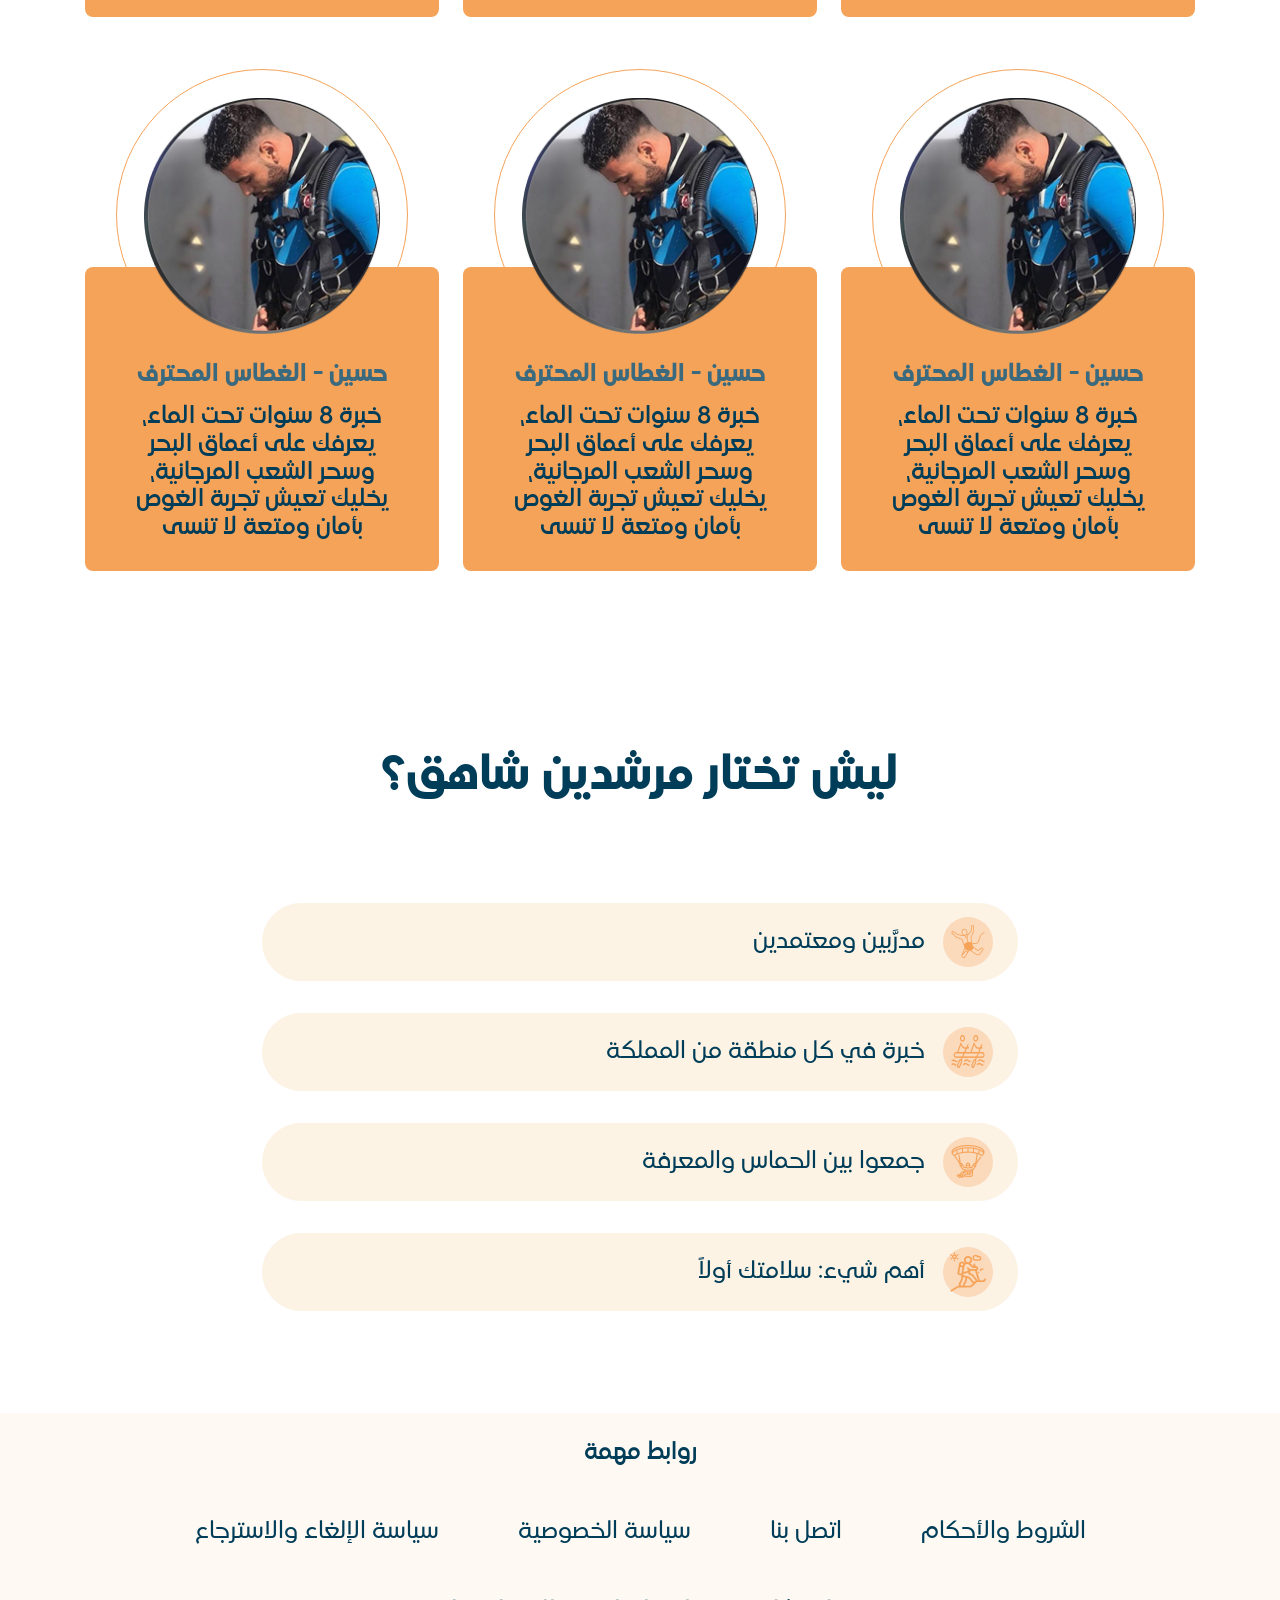
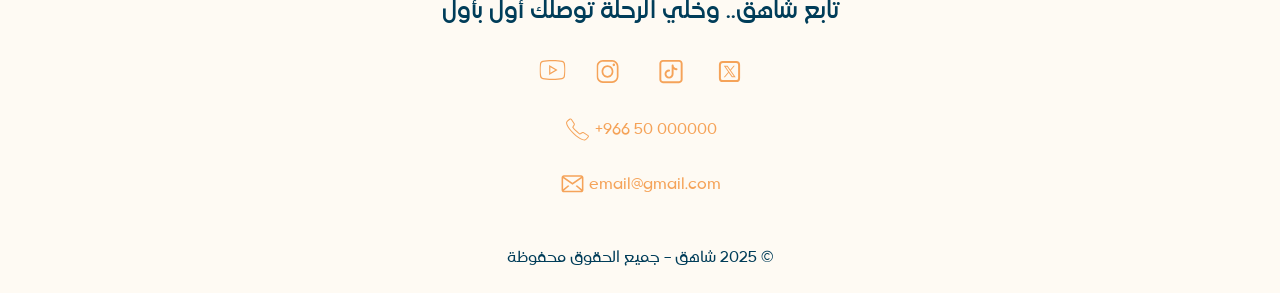
<file: desktop-4.html>
<!DOCTYPE html>
<html lang="en-US" dir="rtl">
	<head>
		<!-- Meta setup -->
		<meta charset="UTF-8" />
		<meta http-equiv="X-UA-Compatible" content="IE=edge" />
		<meta
			name="viewport"
			content="width=device-width, initial-scale=1, shrink-to-fit=no"
		/>
		<meta name="keywords" content="" />
		<meta name="decription" content="" />
		<meta name="designer" content="" />

		<!-- Title -->
		<title>Welcome To Shaheq</title>

		<!-- Fav Icon -->
		<link rel="icon" href="images/favicon.ico" />

		<!-- Include Bootstrap -->
		<link rel="stylesheet" href="css/bootstrap.css" />

		<!-- Icon Css Here -->
		<link rel="stylesheet" href="css/font-awesome.css" />

		<!-- Main StyleSheet -->
		<link rel="stylesheet" href="style.css" />

		<!-- Responsive CSS -->
		<link rel="stylesheet" href="css/responsive.css" />
	</head>
	<body>
		<!-- HEADER AREA START -->
		<header class="header-area">
			<div class="header-wrpper">
				<div class="row align-items-center">
					<div class="col-6 col-lg-2 col-xl-2">
						<div class="main-logo">
							<a href="index.html">
								<img
									src="images/shaheq-main-logo.png"
									alt="Shaheq Main Logo"
								/>
							</a>
						</div>
					</div>
					<div class="col-lg-8 col-xl-8 d-none d-lg-block">
						<nav class="desktop-navbar">
							<ul>
								<li>
									<a href="#">الصفحة الرئيسية</a>
								</li>
								<li><a href="#">عن شاهق</a></li>
								<li><a href="#">الواجهات</a></li>
								<li><a href="#">أنواع التجارب</a></li>
								<li><a href="#">حجز رحلتك</a></li>
								<li><a href="#">قصص السفر</a></li>
								<li id="menu-active">
									<a href="#">فريق المرشدين</a>
								</li>
							</ul>
						</nav>
					</div>
					<div class="col-6 col-lg-2 col-xl-2">
						<div class="lang-controller">
							<div
								class="hamburger-icon d-flex d-lg-none align-items-center justify-content-end"
							>
								<img
									data-bs-toggle="offcanvas"
									data-bs-target="#offcanvasRight"
									aria-controls="offcanvasRight"
									src="images/hamburger-icon.png"
									alt="Hamburger Icon"
								/>
							</div>
							<ul
								class="d-none d-lg-flex align-items-center justify-content-end"
							>
								<li>دخول</li>
								<li>EN</li>
							</ul>
						</div>
					</div>
				</div>
			</div>
		</header>
		<!-- HEADER AREA END -->

		<!-- Mobile Menu Area Start -->
		<aside
			class="offcanvas offcanvas-end"
			tabindex="-1"
			id="offcanvasRight"
			aria-labelledby="offcanvasRightLabel"
		>
			<div class="offcanvas-header">
				<a href="index.html" id="offcanvasRightLabel">
					<img
						src="images/shaheq-main-logo.png"
						alt="shaheq main logo"
					/>
				</a>
				<button
					type="button"
					class="btn-close text-reset"
					data-bs-dismiss="offcanvas"
					aria-label="Close"
				></button>
			</div>
			<div class="offcanvas-body">
				<nav class="mobile-navbar">
					<ul>
						<li id="menu-active">
							<a href="#">الصفحة الرئيسية</a>
						</li>
						<li><a href="#">عن شاهق</a></li>
						<li><a href="#">الواجهات</a></li>
						<li><a href="#">أنواع التجارب</a></li>
						<li><a href="#">حجز رحلتك</a></li>
						<li><a href="#">قصص السفر</a></li>
						<li><a href="#">فريق المرشدين</a></li>
						<li><a href="#"> دخول</a></li>
						<li><a href="#">EN</a></li>
					</ul>
				</nav>
			</div>
		</aside>
		<!-- Mobile Menu Area End -->

		<!-- Desktop Four Hero Area Start -->
		<section class="desktop-four-hero-area">
			<div class="container">
				<div class="desktop-four-hero-wrpper">
					<h3>
						وراء كل تجربة مشوّقة مرشدين يعرفون أسرار الطبيعة وطرق
						المغامرة
					</h3>
					<h3>
						فريقنا مش مجرد دليل طريق… هم شركاء رحلة، حافظين للسلامة
						وناشرين للحماس
					</h3>
				</div>
			</div>
			<img src="images/desktop-4-hero-after.png" alt="" />
		</section>
		<!-- Desktop Four Hero Area End -->

		<!-- Meet Our Heroes Start -->
		<section class="meet-our-heroes-area">
			<div class="container">
				<div class="meet-our-heroes-wrpper">
					<h2>تعرف على أبطال مغامرات شاهق</h2>
					<div class="row">
						<!-- Single Hero Card -->
						<div class="col-md-6 col-lg-6 col-xl-4">
							<div class="single-hero-card">
								<div class="hero-image">
									<img
										src="images/single-hero-image.png"
										alt=""
									/>
								</div>
								<div class="hero-desc">
									<h4>حسين - الغطاس المحترف</h4>
									<p>
										خبرة 8 سنوات تحت الماء، يعرفك على أعماق
										البحر وسحر الشعب المرجانية، يخليك تعيش
										تجربة الغوص بأمان ومتعة لا تنسى
									</p>
								</div>
							</div>
						</div>
						<!-- Single Hero Card -->
						<div class="col-md-6 col-lg-6 col-xl-4">
							<div class="single-hero-card">
								<div class="hero-image">
									<img
										src="images/single-hero-image.png"
										alt=""
									/>
								</div>
								<div class="hero-desc">
									<h4>حسين - الغطاس المحترف</h4>
									<p>
										خبرة 8 سنوات تحت الماء، يعرفك على أعماق
										البحر وسحر الشعب المرجانية، يخليك تعيش
										تجربة الغوص بأمان ومتعة لا تنسى
									</p>
								</div>
							</div>
						</div>
						<!-- Single Hero Card -->
						<div class="col-md-6 col-lg-6 col-xl-4">
							<div class="single-hero-card">
								<div class="hero-image">
									<img
										src="images/single-hero-image.png"
										alt=""
									/>
								</div>
								<div class="hero-desc">
									<h4>حسين - الغطاس المحترف</h4>
									<p>
										خبرة 8 سنوات تحت الماء، يعرفك على أعماق
										البحر وسحر الشعب المرجانية، يخليك تعيش
										تجربة الغوص بأمان ومتعة لا تنسى
									</p>
								</div>
							</div>
						</div>
						<!-- Single Hero Card -->
						<div class="col-md-6 col-lg-6 col-xl-4">
							<div class="single-hero-card">
								<div class="hero-image">
									<img
										src="images/single-hero-image.png"
										alt=""
									/>
								</div>
								<div class="hero-desc">
									<h4>حسين - الغطاس المحترف</h4>
									<p>
										خبرة 8 سنوات تحت الماء، يعرفك على أعماق
										البحر وسحر الشعب المرجانية، يخليك تعيش
										تجربة الغوص بأمان ومتعة لا تنسى
									</p>
								</div>
							</div>
						</div>
						<!-- Single Hero Card -->
						<div class="col-md-6 col-lg-6 col-xl-4">
							<div class="single-hero-card">
								<div class="hero-image">
									<img
										src="images/single-hero-image.png"
										alt=""
									/>
								</div>
								<div class="hero-desc">
									<h4>حسين - الغطاس المحترف</h4>
									<p>
										خبرة 8 سنوات تحت الماء، يعرفك على أعماق
										البحر وسحر الشعب المرجانية، يخليك تعيش
										تجربة الغوص بأمان ومتعة لا تنسى
									</p>
								</div>
							</div>
						</div>
						<!-- Single Hero Card -->
						<div class="col-md-6 col-lg-6 col-xl-4">
							<div class="single-hero-card">
								<div class="hero-image">
									<img
										src="images/single-hero-image.png"
										alt=""
									/>
								</div>
								<div class="hero-desc">
									<h4>حسين - الغطاس المحترف</h4>
									<p>
										خبرة 8 سنوات تحت الماء، يعرفك على أعماق
										البحر وسحر الشعب المرجانية، يخليك تعيش
										تجربة الغوص بأمان ومتعة لا تنسى
									</p>
								</div>
							</div>
						</div>
					</div>
				</div>
			</div>
		</section>
		<!-- Meet Our Heroes End -->

		<!-- Why Choose Us Start -->
		<section class="why-choose-us-area">
			<div class="container">
				<div class="why-choose-us-wrpper">
					<h2>ليش تختار مرشدين شاهق؟</h2>
					<ul class="choose-us-list">
						<li>
							<div class="choose-icon">
								<img src="images/choose-us-icon-1.png" alt="" />
							</div>
							<span>مدرَّبين ومعتمدين</span>
						</li>
						<li>
							<div class="choose-icon">
								<img src="images/choose-us-icon-2.png" alt="" />
							</div>
							<span>خبرة في كل منطقة من المملكة</span>
						</li>
						<li>
							<div class="choose-icon">
								<img src="images/choose-us-icon-3.png" alt="" />
							</div>
							<span>جمعوا بين الحماس والمعرفة</span>
						</li>
						<li>
							<div class="choose-icon">
								<img src="images/choose-us-icon-4.png" alt="" />
							</div>
							<span>أهم شيء: سلامتك أولاً</span>
						</li>
					</ul>
				</div>
			</div>
		</section>
		<!-- Why Choose Us End -->

		<!-- FOOTER AREA START -->
		<footer class="footer-area">
			<div class="footer-wrpper">
				<h4>روابط مهمة</h4>
				<ul
					class="footer-menu d-flex align-items-center justify-content-between"
				>
					<li>
						<a href="#">الشروط والأحكام</a>
					</li>
					<li>
						<a href="#">اتصل بنا</a>
					</li>
					<li>
						<a href="#">سياسة الخصوصية </a>
					</li>
					<li>
						<a href="#">سياسة الإلغاء والاسترجاع</a>
					</li>
				</ul>
				<div class="footer-inner-area">
					<h4>تابع شاهق.. وخلي الرحلة توصلك أول بأول</h4>
					<ul dir="ltr" class="footer-social-link">
						<li>
							<a href="#">
								<svg
									xmlns="http://www.w3.org/2000/svg"
									width="27"
									height="27"
									viewBox="0 0 27 27"
									fill="none"
								>
									<g clip-path="url(#clip0_45_871)">
										<path
											d="M13.4116 2C9.42903 2 5.68916 2.3125 3.69786 2.74951C2.37111 3.06201 1.22347 3.99951 0.983096 5.4375C0.742727 6.93652 0.5 9.1875 0.5 12C0.5 14.8125 0.74037 17 1.04201 18.5625C1.28474 19.937 2.43003 20.938 3.75678 21.2505C5.87062 21.6875 9.48795 22 13.4705 22C17.4531 22 21.0705 21.6875 23.182 21.2505C24.5111 20.938 25.6563 20.0005 25.8967 18.5625C26.1394 17 26.4411 14.7515 26.5 11.939C26.5 9.12646 26.1984 6.87549 25.8967 5.31299C25.6563 3.93848 24.5111 2.9375 23.182 2.625C21.0705 2.3125 17.3919 2 13.4116 2ZM13.4116 3.25C17.7548 3.25 21.2519 3.62354 22.9416 3.93604C23.8465 4.1875 24.57 4.8125 24.6902 5.62549C25.0531 7.625 25.2934 9.75146 25.2934 11.939C25.2345 14.6245 24.9329 16.812 24.6902 18.3745C24.5111 19.561 23.3045 19.937 22.9416 20.064C20.7688 20.501 17.1491 20.811 13.5295 20.811C9.90977 20.811 6.23117 20.562 4.11969 20.064C3.21476 19.8125 2.4913 19.1875 2.37111 18.3745C1.88802 16.624 1.70656 14.312 1.70656 12C1.70656 9.12402 1.94929 7 2.18966 5.68896C2.37111 4.5 3.63659 4.12402 3.93823 3.99951C5.92953 3.5625 9.61049 3.25 13.4116 3.25ZM10.1525 7V17L18.5984 12L10.1525 7ZM11.3591 9.12646L16.1853 12L11.3591 14.8735V9.12646Z"
											fill="#F5A359"
										/>
									</g>
									<defs>
										<clipPath id="clip0_45_871">
											<rect
												width="26"
												height="26"
												fill="white"
												transform="translate(0.5 0.5)"
											/>
										</clipPath>
									</defs>
								</svg>
							</a>
						</li>
						<li>
							<a href="#">
								<svg
									xmlns="http://www.w3.org/2000/svg"
									width="29"
									height="29"
									viewBox="0 0 29 29"
									fill="none"
								>
									<g clip-path="url(#clip0_45_873)">
										<path
											d="M6.88582 3C3.36899 3 0.5 5.9994 0.5 9.67608V19.3239C0.5 23.0006 3.36899 26 6.88582 26H16.1142C19.631 26 22.5 23.0006 22.5 19.3239V9.67608C22.5 5.9994 19.631 3 16.1142 3H6.88582ZM6.88582 4.76923H16.1142C18.7154 4.76923 20.8077 6.95312 20.8077 9.67608V19.3239C20.8077 22.0434 18.7188 24.2308 16.1142 24.2308H6.88582C4.28456 24.2308 2.19231 22.0469 2.19231 19.3239V9.67608C2.19231 6.95658 4.28125 4.76923 6.88582 4.76923ZM17.8462 6.53846C17.1454 6.53846 16.5769 7.13281 16.5769 7.86538C16.5769 8.59796 17.1454 9.19231 17.8462 9.19231C18.5469 9.19231 19.1154 8.59796 19.1154 7.86538C19.1154 7.13281 18.5469 6.53846 17.8462 6.53846ZM11.5 8.30769C8.23768 8.30769 5.57692 11.0894 5.57692 14.5C5.57692 17.9106 8.23768 20.6923 11.5 20.6923C14.7623 20.6923 17.4231 17.9106 17.4231 14.5C17.4231 11.0894 14.7623 8.30769 11.5 8.30769ZM11.5 10.0769C13.8468 10.0769 15.7308 12.0466 15.7308 14.5C15.7308 16.9534 13.8468 18.9231 11.5 18.9231C9.15325 18.9231 7.26923 16.9534 7.26923 14.5C7.26923 12.0466 9.15325 10.0769 11.5 10.0769Z"
											fill="#F5A359"
										/>
									</g>
									<defs>
										<clipPath id="clip0_45_873">
											<rect
												width="28"
												height="29"
												fill="white"
												transform="translate(0.5)"
											/>
										</clipPath>
									</defs>
								</svg>
							</a>
						</li>
						<li>
							<a href="#">
								<svg
									xmlns="http://www.w3.org/2000/svg"
									width="32"
									height="31"
									viewBox="0 0 32 31"
									fill="none"
								>
									<path
										d="M7.92708 3.875C5.97681 3.875 4.375 5.47681 4.375 7.42708V23.5729C4.375 25.5232 5.97681 27.125 7.92708 27.125H24.0729C26.0232 27.125 27.625 25.5232 27.625 23.5729V7.42708C27.625 5.47681 26.0232 3.875 24.0729 3.875H7.92708ZM7.92708 5.8125H24.0729C24.9759 5.8125 25.6875 6.52406 25.6875 7.42708V23.5729C25.6875 24.4759 24.9759 25.1875 24.0729 25.1875H7.92708C7.02406 25.1875 6.3125 24.4759 6.3125 23.5729V7.42708C6.3125 6.52406 7.02406 5.8125 7.92708 5.8125ZM17.573 8.41097C17.3259 8.42159 17.0923 8.52627 16.9199 8.70356C16.7475 8.88085 16.6495 9.11734 16.6458 9.36458V18.0833C16.6458 19.522 15.5012 20.6667 14.0625 20.6667C12.6238 20.6667 11.4792 19.522 11.4792 18.0833C11.4792 16.6447 12.6238 15.5 14.0625 15.5C14.1909 15.5018 14.3183 15.4781 14.4374 15.4302C14.5566 15.3824 14.665 15.3113 14.7564 15.2212C14.8478 15.131 14.9204 15.0236 14.97 14.9052C15.0195 14.7867 15.045 14.6596 15.045 14.5312C15.045 14.4029 15.0195 14.2758 14.97 14.1573C14.9204 14.0389 14.8478 13.9315 14.7564 13.8413C14.665 13.7512 14.5566 13.6801 14.4374 13.6323C14.3183 13.5844 14.1909 13.5607 14.0625 13.5625C11.5771 13.5625 9.54167 15.5979 9.54167 18.0833C9.54167 20.5688 11.5771 22.6042 14.0625 22.6042C16.5479 22.6042 18.5833 20.5688 18.5833 18.0833V13.1336C19.4023 13.7672 20.3803 14.2083 21.4896 14.2083C21.618 14.2101 21.7454 14.1864 21.8645 14.1386C21.9837 14.0907 22.0921 14.0196 22.1835 13.9295C22.2749 13.8394 22.3475 13.7319 22.3971 13.6135C22.4466 13.4951 22.4721 13.368 22.4721 13.2396C22.4721 13.1112 22.4466 12.9841 22.3971 12.8657C22.3475 12.7472 22.2749 12.6398 22.1835 12.5497C22.0921 12.4595 21.9837 12.3885 21.8645 12.3406C21.7454 12.2927 21.618 12.269 21.4896 12.2708C19.8727 12.2708 18.5833 10.9814 18.5833 9.36458C18.5814 9.23507 18.5535 9.10725 18.5014 8.9887C18.4492 8.87014 18.3738 8.76324 18.2796 8.67434C18.1854 8.58543 18.0743 8.51632 17.953 8.47108C17.8316 8.42584 17.7024 8.4054 17.573 8.41097Z"
										fill="#F5A359"
									/>
								</svg>
							</a>
						</li>
						<li>
							<a href="#">
								<svg
									xmlns="http://www.w3.org/2000/svg"
									width="25"
									height="25"
									viewBox="0 0 25 25"
									fill="none"
								>
									<path
										d="M19.22 22.1H5.78002C4.1893 22.1 2.90002 20.8107 2.90002 19.22V5.77999C2.90002 4.18927 4.1893 2.89999 5.78002 2.89999H19.22C20.8107 2.89999 22.1 4.18927 22.1 5.77999V19.22C22.1 20.8107 20.8107 22.1 19.22 22.1Z"
										stroke="#F5A359"
										stroke-width="2"
										stroke-miterlimit="10"
									/>
									<path
										d="M18.6987 18.26H14.8889L6.78125 6.73999H10.591L18.6987 18.26ZM15.3905 17.3H16.8608L10.0894 7.69999H8.61917L15.3905 17.3Z"
										fill="#F5A359"
									/>
									<path
										d="M7.93999 18.26L12.007 13.4984L11.4651 12.7285L6.73999 18.26H7.93999Z"
										fill="#F5A359"
									/>
									<path
										d="M13.0352 10.8901L13.5771 11.6605L17.78 6.73999H16.58L13.0352 10.8901Z"
										fill="#F5A359"
									/>
								</svg>
							</a>
						</li>
					</ul>
					<p dir="ltr">
						<svg
							xmlns="http://www.w3.org/2000/svg"
							width="27"
							height="25"
							viewBox="0 0 27 25"
							fill="none"
						>
							<path
								d="M2.06201 5.52539C2.08436 5.91406 2.12295 7.13281 3.02686 8.98828C3.92873 10.8438 5.68373 13.3906 9.12873 16.7031C12.5737 20.0156 15.2245 21.7051 17.1542 22.5723C19.0819 23.4395 20.3494 23.4785 20.7536 23.5L20.78 23.5C21.2472 23.5 21.5661 23.2734 21.9236 23.0117C22.279 22.75 22.6426 22.416 22.992 22.0664C23.6908 21.3652 24.3164 20.6152 24.5703 20.2715C25.1594 19.4805 25.0212 18.5527 24.4037 18.1309C23.965 17.8281 20.3392 15.5332 19.7481 15.1895C19.1976 14.8398 18.5436 14.9805 17.9362 15.2988C17.4792 15.5391 16.2564 16.2148 15.9009 16.4121C15.6287 16.2402 14.6151 15.5762 12.458 13.502L12.4559 13.5L12.4539 13.5C10.252 11.418 9.59389 10.4473 9.42936 10.1953C9.62842 9.86133 10.3211 8.70508 10.5811 8.25C10.9264 7.69531 11.0381 7.05469 10.7212 6.52149L10.7192 6.51563L10.7151 6.51172C10.5486 6.24414 9.87623 5.25 9.17951 4.23047C8.83217 3.7207 8.48483 3.21485 8.20858 2.8125C7.93233 2.41602 7.74748 2.14844 7.64389 2.01563C7.20514 1.42383 6.24233 1.28906 5.41764 1.85547C5.06623 2.09766 4.27201 2.69727 3.5367 3.3711C3.16904 3.70703 2.81967 4.05859 2.54748 4.4043C2.27733 4.74805 2.03764 5.06446 2.06201 5.52539ZM3.09998 5.47461C3.10201 5.52149 3.16295 5.2793 3.37623 5.00781C3.59154 4.73438 3.91045 4.41016 4.25373 4.0957C4.9403 3.4668 5.73858 2.86524 6.02295 2.66992C6.47389 2.35938 6.78264 2.57617 6.79686 2.5957L6.80295 2.60156L6.80498 2.60742C6.84155 2.65039 7.06498 2.9668 7.34123 3.36719C7.61748 3.76563 7.96483 4.26953 8.31014 4.7793C9.00076 5.79102 9.70764 6.83984 9.81936 7.01563L9.81936 7.01758C9.86405 7.0957 9.88639 7.41602 9.68733 7.73633L9.68123 7.74414L9.67717 7.75391C9.41717 8.21094 8.36295 9.97656 8.36295 9.97656L8.21467 10.2246L8.36295 10.4727C8.36295 10.4727 9.15108 11.7793 11.7226 14.209C11.7226 14.209 11.7247 14.209 11.7247 14.2109C11.7247 14.2109 11.7247 14.2109 11.7267 14.2109C14.2495 16.6387 15.5962 17.4336 15.5962 17.4336L15.8583 17.5859L16.1244 17.4395C16.1244 17.4395 17.9606 16.4258 18.4359 16.1777C18.83 15.9707 19.1773 16.0254 19.1712 16.0234L19.1814 16.0293L19.1936 16.0352C19.5389 16.2344 23.6034 18.8105 23.8005 18.9453C23.8208 18.959 24.0462 19.2578 23.7233 19.6895C23.5242 19.959 22.8965 20.7187 22.2425 21.375C21.9134 21.7012 21.5783 22.0078 21.2919 22.2168C21.0075 22.4238 20.7515 22.4961 20.782 22.4961C20.3169 22.4746 19.3642 22.4629 17.595 21.666C15.8034 20.8613 13.244 19.2461 9.86405 15.9961C6.48405 12.7461 4.8042 10.2871 3.96733 8.56445C3.13045 6.8418 3.12436 5.91797 3.09998 5.47461Z"
								fill="#F5A359"
							/>
						</svg>
						<span>+966 50 000000</span>
					</p>
					<p dir="ltr">
						<svg
							xmlns="http://www.w3.org/2000/svg"
							width="25"
							height="25"
							viewBox="0 0 25 25"
							fill="none"
						>
							<path
								d="M3.90625 3.125C2.61841 3.125 1.5625 4.18091 1.5625 5.46875V17.9688C1.5625 19.2566 2.61841 20.3125 3.90625 20.3125H21.0938C22.3816 20.3125 23.4375 19.2566 23.4375 17.9688V5.46875C23.4375 4.18091 22.3816 3.125 21.0938 3.125H3.90625ZM3.90625 4.6875H21.0938C21.1487 4.6875 21.1914 4.70581 21.2402 4.71802L12.5 10.7666L3.75977 4.71802C3.80859 4.70581 3.85132 4.6875 3.90625 4.6875ZM3.125 6.17676L12.5 12.6709L21.875 6.17676V17.2424L16.9678 13.1348L15.625 14.0625L21.2097 18.7256C21.1731 18.7317 21.1365 18.75 21.0938 18.75H3.90625C3.86352 18.75 3.8269 18.7317 3.79028 18.7256L9.375 14.0625L8.03223 13.1348L3.125 17.2424V6.17676Z"
								fill="#F5A359"
							/>
						</svg>
						<span>email@gmail.com</span>
					</p>
				</div>
				<p>© 2025 شاهق – جميع الحقوق محفوظة</p>
			</div>
		</footer>
		<!-- FOOTER AREA END -->

		<!-- Main jQuery -->
		<script src="js/jquery-3.4.1.min.js"></script>

		<!-- Bootstrap.bundle Script -->
		<script src="js/bootstrap.bundle.min.js"></script>

		<!-- Custom jQuery -->
		<script src="js/scripts.js"></script>
	</body>
</html>
</file>
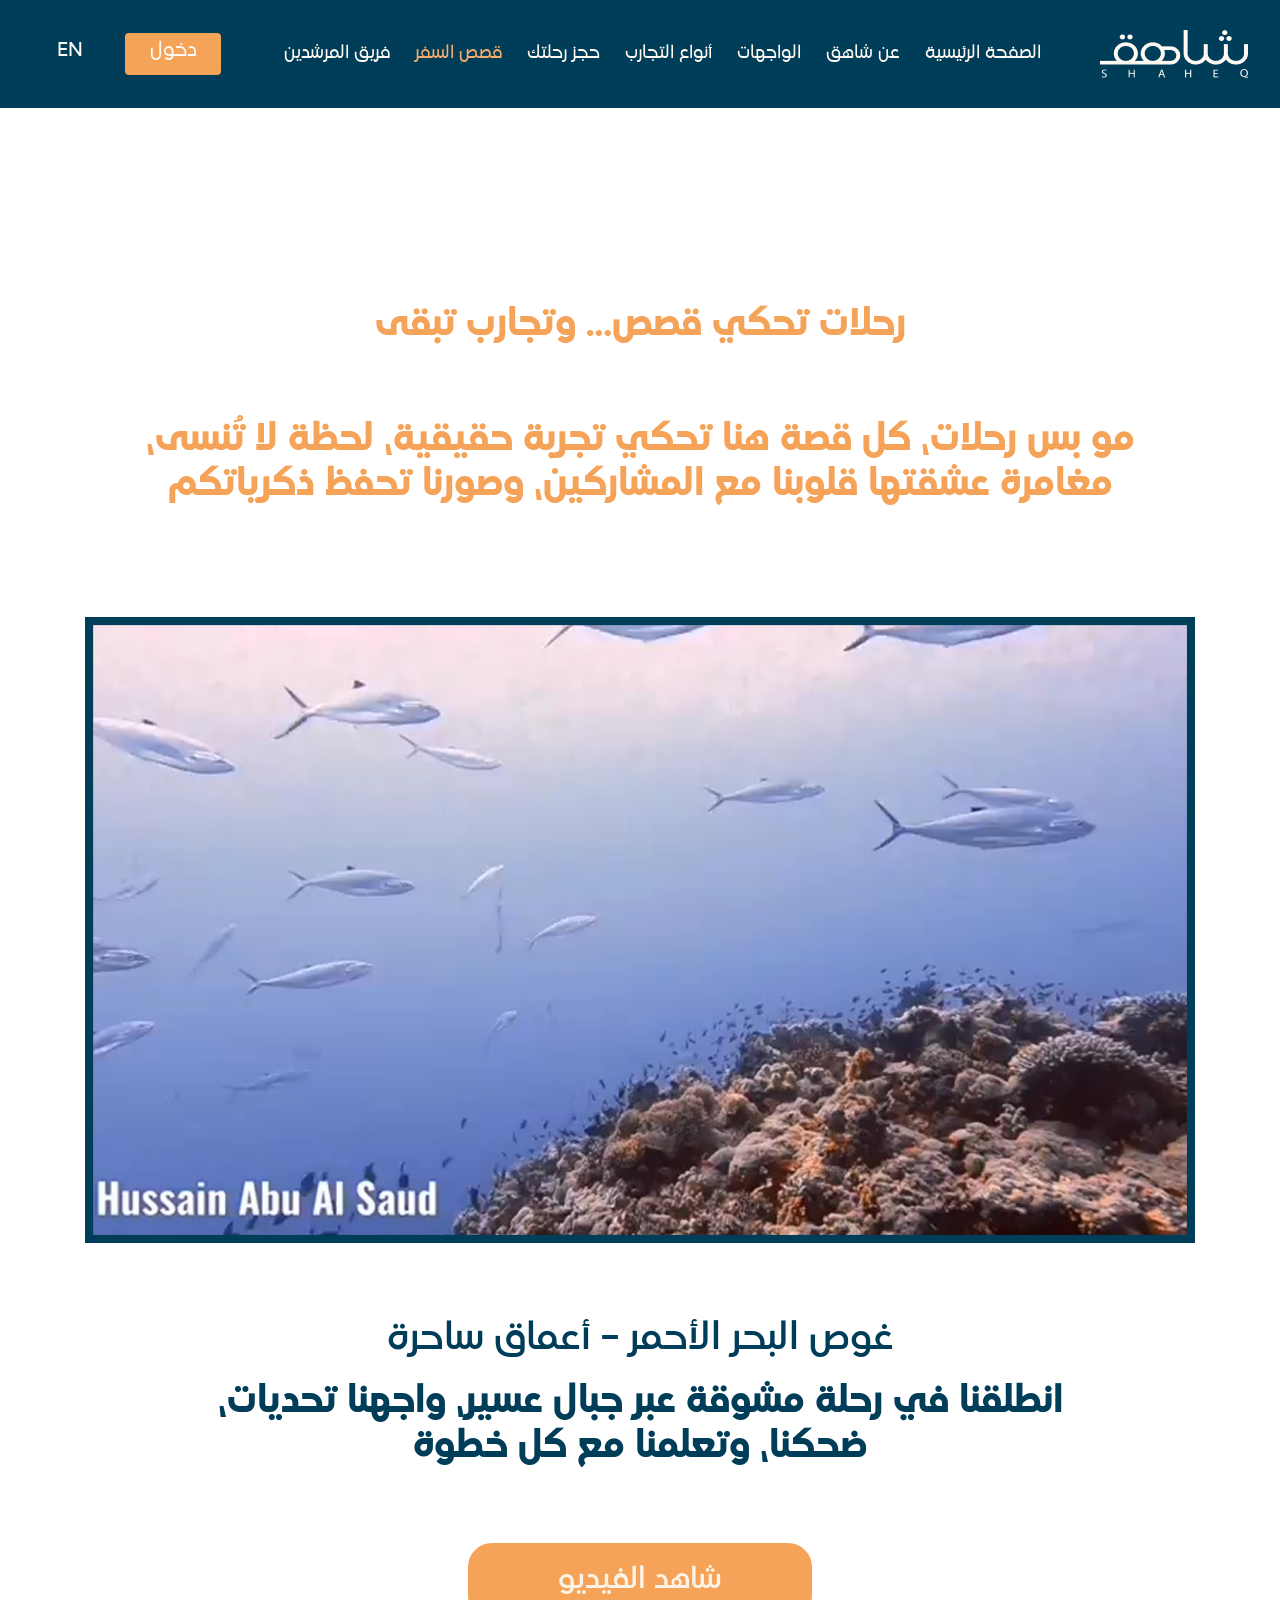
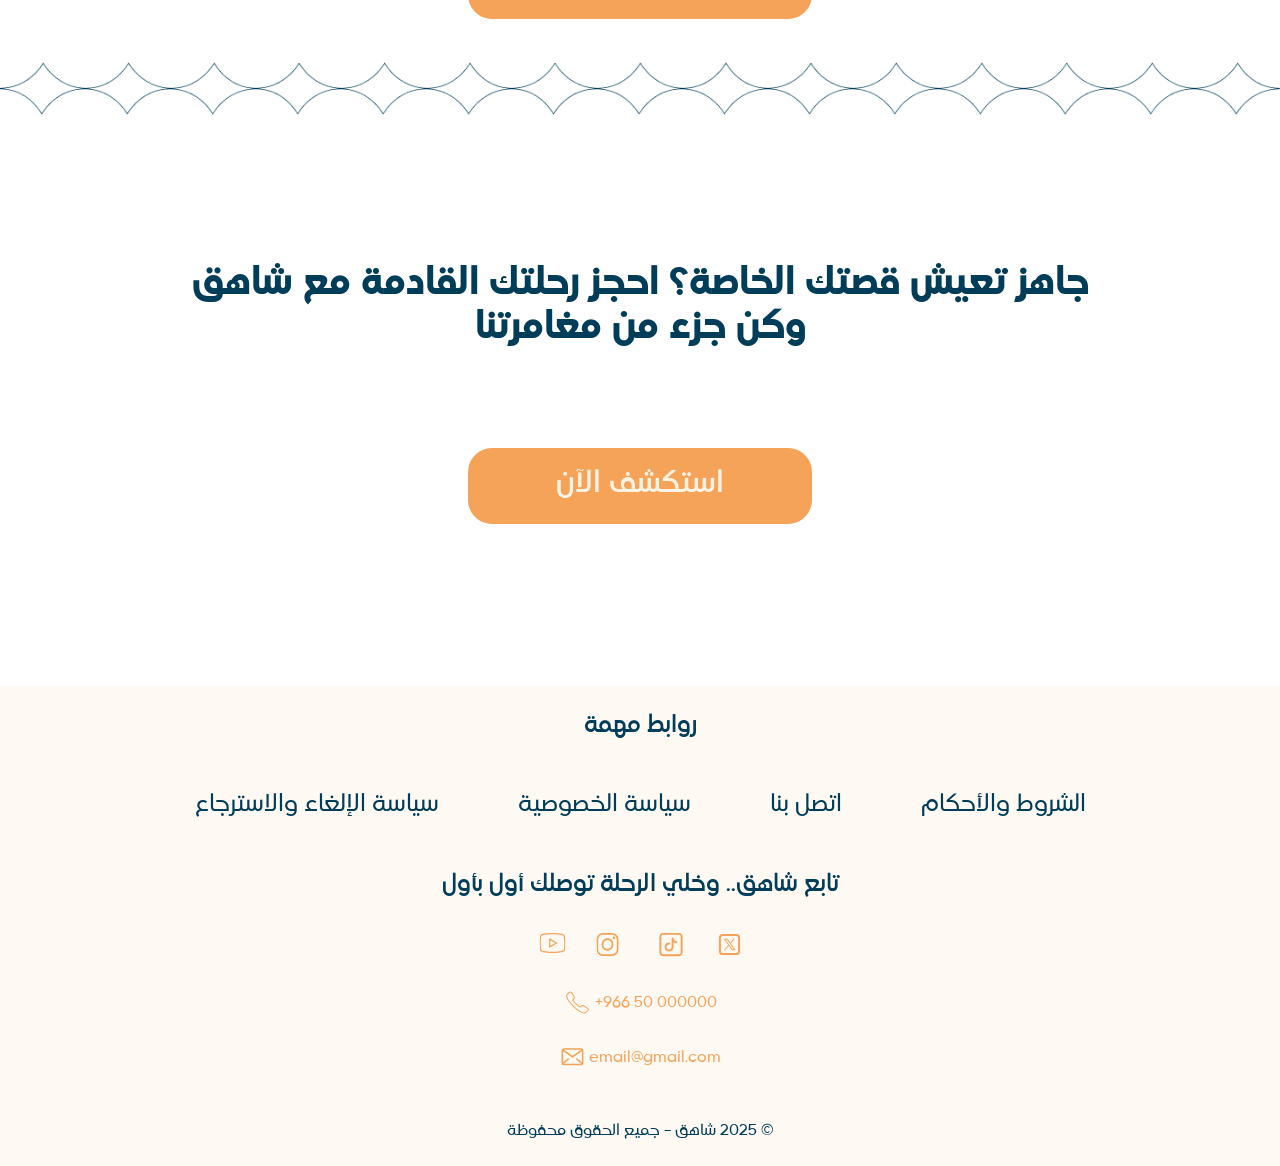
<file: desktop-5.html>
<!DOCTYPE html>
<html lang="en-US" dir="rtl">
	<head>
		<!-- Meta setup -->
		<meta charset="UTF-8" />
		<meta http-equiv="X-UA-Compatible" content="IE=edge" />
		<meta
			name="viewport"
			content="width=device-width, initial-scale=1, shrink-to-fit=no"
		/>
		<meta name="keywords" content="" />
		<meta name="decription" content="" />
		<meta name="designer" content="" />

		<!-- Title -->
		<title>Welcome To Shaheq</title>

		<!-- Fav Icon -->
		<link rel="icon" href="images/favicon.ico" />

		<!-- Include Bootstrap -->
		<link rel="stylesheet" href="css/bootstrap.css" />

		<!-- Icon Css Here -->
		<link rel="stylesheet" href="css/font-awesome.css" />

		<!-- Main StyleSheet -->
		<link rel="stylesheet" href="style.css" />

		<!-- Responsive CSS -->
		<link rel="stylesheet" href="css/responsive.css" />
	</head>
	<body>
		<!-- HEADER AREA START -->
		<header class="header-area">
			<div class="header-wrpper">
				<div class="row align-items-center">
					<div class="col-6 col-lg-2 col-xl-2">
						<div class="main-logo">
							<a href="index.html">
								<img
									src="images/shaheq-main-logo.png"
									alt="Shaheq Main Logo"
								/>
							</a>
						</div>
					</div>
					<div class="col-lg-8 col-xl-8 d-none d-lg-block">
						<nav class="desktop-navbar">
							<ul>
								<li>
									<a href="#">الصفحة الرئيسية</a>
								</li>
								<li><a href="#">عن شاهق</a></li>
								<li><a href="#">الواجهات</a></li>
								<li><a href="#">أنواع التجارب</a></li>
								<li><a href="#">حجز رحلتك</a></li>
								<li id="menu-active">
									<a href="#">قصص السفر</a>
								</li>
								<li><a href="#">فريق المرشدين</a></li>
							</ul>
						</nav>
					</div>
					<div class="col-6 col-lg-2 col-xl-2">
						<div class="lang-controller">
							<div
								class="hamburger-icon d-flex d-lg-none align-items-center justify-content-end"
							>
								<img
									data-bs-toggle="offcanvas"
									data-bs-target="#offcanvasRight"
									aria-controls="offcanvasRight"
									src="images/hamburger-icon.png"
									alt="Hamburger Icon"
								/>
							</div>
							<ul
								class="d-none d-lg-flex align-items-center justify-content-end"
							>
								<li>دخول</li>
								<li>EN</li>
							</ul>
						</div>
					</div>
				</div>
			</div>
		</header>
		<!-- HEADER AREA END -->

		<!-- Mobile Menu Area Start -->
		<aside
			class="offcanvas offcanvas-end"
			tabindex="-1"
			id="offcanvasRight"
			aria-labelledby="offcanvasRightLabel"
		>
			<div class="offcanvas-header">
				<a href="index.html" id="offcanvasRightLabel">
					<img
						src="images/shaheq-main-logo.png"
						alt="shaheq main logo"
					/>
				</a>
				<button
					type="button"
					class="btn-close text-reset"
					data-bs-dismiss="offcanvas"
					aria-label="Close"
				></button>
			</div>
			<div class="offcanvas-body">
				<nav class="mobile-navbar">
					<ul>
						<li id="menu-active">
							<a href="#">الصفحة الرئيسية</a>
						</li>
						<li><a href="#">عن شاهق</a></li>
						<li><a href="#">الواجهات</a></li>
						<li><a href="#">أنواع التجارب</a></li>
						<li><a href="#">حجز رحلتك</a></li>
						<li><a href="#">قصص السفر</a></li>
						<li><a href="#">فريق المرشدين</a></li>
						<li><a href="#"> دخول</a></li>
						<li><a href="#">EN</a></li>
					</ul>
				</nav>
			</div>
		</aside>
		<!-- Mobile Menu Area End -->

		<!-- Desktop Five Hero Area Start -->
		<section class="desktop-five-hero">
			<div class="container">
				<div class="desktop-five-hero-wrpper">
					<h2>رحلات تحكي قصص… وتجارب تبقى</h2>
					<h3>
						مو بس رحلات، كل قصة هنا تحكي تجربة حقيقية، لحظة لا
						تُنسى، مغامرة عشقتها قلوبنا مع المشاركين، وصورنا تحفظ
						ذكرياتكم
					</h3>
				</div>
			</div>
		</section>
		<!-- Desktop Five Hero Area End -->

		<!-- Banner Area Start -->
		<section class="desktop-five-banner">
			<div class="container">
				<div class="desktop-five-banner-wrpper">
					<img src="images/desktop-five-banner.png" alt="" />
					<div class="desktop-five-banner-cntn">
						<h3>غوص البحر الأحمر – أعماق ساحرة</h3>
						<h2>
							انطلقنا في رحلة مشوقة عبر جبال عسير، واجهنا تحديات،
							ضحكنا، وتعلمنا مع كل خطوة
						</h2>
						<a href="#">شاهد الفيديو</a>
					</div>
				</div>
			</div>
		</section>
		<!-- Banner Area End -->

		<section class="divider">
			<img
				class="d-none d-md-block"
				src="images/desktop-five-divider.png"
				alt=""
			/>
			<img class="d-md-none" src="images/divider-mobile.png" alt="" />
		</section>

		<!-- Explore Now Area Start -->
		<section class="explore-now-area">
			<div class="container">
				<div class="desktop-five-banner-cntn">
					<h2>
						جاهز تعيش قصتك الخاصة؟ احجز رحلتك القادمة مع شاهق وكن
						جزء من مغامرتنا
					</h2>
					<a href="#">استكشف الآن</a>
				</div>
			</div>
		</section>
		<!-- Explore Now Area End -->

		<!-- FOOTER AREA START -->
		<footer class="footer-area">
			<div class="footer-wrpper">
				<h4>روابط مهمة</h4>
				<ul
					class="footer-menu d-flex align-items-center justify-content-between"
				>
					<li>
						<a href="#">الشروط والأحكام</a>
					</li>
					<li>
						<a href="#">اتصل بنا</a>
					</li>
					<li>
						<a href="#">سياسة الخصوصية </a>
					</li>
					<li>
						<a href="#">سياسة الإلغاء والاسترجاع</a>
					</li>
				</ul>
				<div class="footer-inner-area">
					<h4>تابع شاهق.. وخلي الرحلة توصلك أول بأول</h4>
					<ul dir="ltr" class="footer-social-link">
						<li>
							<a href="#">
								<svg
									xmlns="http://www.w3.org/2000/svg"
									width="27"
									height="27"
									viewBox="0 0 27 27"
									fill="none"
								>
									<g clip-path="url(#clip0_45_871)">
										<path
											d="M13.4116 2C9.42903 2 5.68916 2.3125 3.69786 2.74951C2.37111 3.06201 1.22347 3.99951 0.983096 5.4375C0.742727 6.93652 0.5 9.1875 0.5 12C0.5 14.8125 0.74037 17 1.04201 18.5625C1.28474 19.937 2.43003 20.938 3.75678 21.2505C5.87062 21.6875 9.48795 22 13.4705 22C17.4531 22 21.0705 21.6875 23.182 21.2505C24.5111 20.938 25.6563 20.0005 25.8967 18.5625C26.1394 17 26.4411 14.7515 26.5 11.939C26.5 9.12646 26.1984 6.87549 25.8967 5.31299C25.6563 3.93848 24.5111 2.9375 23.182 2.625C21.0705 2.3125 17.3919 2 13.4116 2ZM13.4116 3.25C17.7548 3.25 21.2519 3.62354 22.9416 3.93604C23.8465 4.1875 24.57 4.8125 24.6902 5.62549C25.0531 7.625 25.2934 9.75146 25.2934 11.939C25.2345 14.6245 24.9329 16.812 24.6902 18.3745C24.5111 19.561 23.3045 19.937 22.9416 20.064C20.7688 20.501 17.1491 20.811 13.5295 20.811C9.90977 20.811 6.23117 20.562 4.11969 20.064C3.21476 19.8125 2.4913 19.1875 2.37111 18.3745C1.88802 16.624 1.70656 14.312 1.70656 12C1.70656 9.12402 1.94929 7 2.18966 5.68896C2.37111 4.5 3.63659 4.12402 3.93823 3.99951C5.92953 3.5625 9.61049 3.25 13.4116 3.25ZM10.1525 7V17L18.5984 12L10.1525 7ZM11.3591 9.12646L16.1853 12L11.3591 14.8735V9.12646Z"
											fill="#F5A359"
										/>
									</g>
									<defs>
										<clipPath id="clip0_45_871">
											<rect
												width="26"
												height="26"
												fill="white"
												transform="translate(0.5 0.5)"
											/>
										</clipPath>
									</defs>
								</svg>
							</a>
						</li>
						<li>
							<a href="#">
								<svg
									xmlns="http://www.w3.org/2000/svg"
									width="29"
									height="29"
									viewBox="0 0 29 29"
									fill="none"
								>
									<g clip-path="url(#clip0_45_873)">
										<path
											d="M6.88582 3C3.36899 3 0.5 5.9994 0.5 9.67608V19.3239C0.5 23.0006 3.36899 26 6.88582 26H16.1142C19.631 26 22.5 23.0006 22.5 19.3239V9.67608C22.5 5.9994 19.631 3 16.1142 3H6.88582ZM6.88582 4.76923H16.1142C18.7154 4.76923 20.8077 6.95312 20.8077 9.67608V19.3239C20.8077 22.0434 18.7188 24.2308 16.1142 24.2308H6.88582C4.28456 24.2308 2.19231 22.0469 2.19231 19.3239V9.67608C2.19231 6.95658 4.28125 4.76923 6.88582 4.76923ZM17.8462 6.53846C17.1454 6.53846 16.5769 7.13281 16.5769 7.86538C16.5769 8.59796 17.1454 9.19231 17.8462 9.19231C18.5469 9.19231 19.1154 8.59796 19.1154 7.86538C19.1154 7.13281 18.5469 6.53846 17.8462 6.53846ZM11.5 8.30769C8.23768 8.30769 5.57692 11.0894 5.57692 14.5C5.57692 17.9106 8.23768 20.6923 11.5 20.6923C14.7623 20.6923 17.4231 17.9106 17.4231 14.5C17.4231 11.0894 14.7623 8.30769 11.5 8.30769ZM11.5 10.0769C13.8468 10.0769 15.7308 12.0466 15.7308 14.5C15.7308 16.9534 13.8468 18.9231 11.5 18.9231C9.15325 18.9231 7.26923 16.9534 7.26923 14.5C7.26923 12.0466 9.15325 10.0769 11.5 10.0769Z"
											fill="#F5A359"
										/>
									</g>
									<defs>
										<clipPath id="clip0_45_873">
											<rect
												width="28"
												height="29"
												fill="white"
												transform="translate(0.5)"
											/>
										</clipPath>
									</defs>
								</svg>
							</a>
						</li>
						<li>
							<a href="#">
								<svg
									xmlns="http://www.w3.org/2000/svg"
									width="32"
									height="31"
									viewBox="0 0 32 31"
									fill="none"
								>
									<path
										d="M7.92708 3.875C5.97681 3.875 4.375 5.47681 4.375 7.42708V23.5729C4.375 25.5232 5.97681 27.125 7.92708 27.125H24.0729C26.0232 27.125 27.625 25.5232 27.625 23.5729V7.42708C27.625 5.47681 26.0232 3.875 24.0729 3.875H7.92708ZM7.92708 5.8125H24.0729C24.9759 5.8125 25.6875 6.52406 25.6875 7.42708V23.5729C25.6875 24.4759 24.9759 25.1875 24.0729 25.1875H7.92708C7.02406 25.1875 6.3125 24.4759 6.3125 23.5729V7.42708C6.3125 6.52406 7.02406 5.8125 7.92708 5.8125ZM17.573 8.41097C17.3259 8.42159 17.0923 8.52627 16.9199 8.70356C16.7475 8.88085 16.6495 9.11734 16.6458 9.36458V18.0833C16.6458 19.522 15.5012 20.6667 14.0625 20.6667C12.6238 20.6667 11.4792 19.522 11.4792 18.0833C11.4792 16.6447 12.6238 15.5 14.0625 15.5C14.1909 15.5018 14.3183 15.4781 14.4374 15.4302C14.5566 15.3824 14.665 15.3113 14.7564 15.2212C14.8478 15.131 14.9204 15.0236 14.97 14.9052C15.0195 14.7867 15.045 14.6596 15.045 14.5312C15.045 14.4029 15.0195 14.2758 14.97 14.1573C14.9204 14.0389 14.8478 13.9315 14.7564 13.8413C14.665 13.7512 14.5566 13.6801 14.4374 13.6323C14.3183 13.5844 14.1909 13.5607 14.0625 13.5625C11.5771 13.5625 9.54167 15.5979 9.54167 18.0833C9.54167 20.5688 11.5771 22.6042 14.0625 22.6042C16.5479 22.6042 18.5833 20.5688 18.5833 18.0833V13.1336C19.4023 13.7672 20.3803 14.2083 21.4896 14.2083C21.618 14.2101 21.7454 14.1864 21.8645 14.1386C21.9837 14.0907 22.0921 14.0196 22.1835 13.9295C22.2749 13.8394 22.3475 13.7319 22.3971 13.6135C22.4466 13.4951 22.4721 13.368 22.4721 13.2396C22.4721 13.1112 22.4466 12.9841 22.3971 12.8657C22.3475 12.7472 22.2749 12.6398 22.1835 12.5497C22.0921 12.4595 21.9837 12.3885 21.8645 12.3406C21.7454 12.2927 21.618 12.269 21.4896 12.2708C19.8727 12.2708 18.5833 10.9814 18.5833 9.36458C18.5814 9.23507 18.5535 9.10725 18.5014 8.9887C18.4492 8.87014 18.3738 8.76324 18.2796 8.67434C18.1854 8.58543 18.0743 8.51632 17.953 8.47108C17.8316 8.42584 17.7024 8.4054 17.573 8.41097Z"
										fill="#F5A359"
									/>
								</svg>
							</a>
						</li>
						<li>
							<a href="#">
								<svg
									xmlns="http://www.w3.org/2000/svg"
									width="25"
									height="25"
									viewBox="0 0 25 25"
									fill="none"
								>
									<path
										d="M19.22 22.1H5.78002C4.1893 22.1 2.90002 20.8107 2.90002 19.22V5.77999C2.90002 4.18927 4.1893 2.89999 5.78002 2.89999H19.22C20.8107 2.89999 22.1 4.18927 22.1 5.77999V19.22C22.1 20.8107 20.8107 22.1 19.22 22.1Z"
										stroke="#F5A359"
										stroke-width="2"
										stroke-miterlimit="10"
									/>
									<path
										d="M18.6987 18.26H14.8889L6.78125 6.73999H10.591L18.6987 18.26ZM15.3905 17.3H16.8608L10.0894 7.69999H8.61917L15.3905 17.3Z"
										fill="#F5A359"
									/>
									<path
										d="M7.93999 18.26L12.007 13.4984L11.4651 12.7285L6.73999 18.26H7.93999Z"
										fill="#F5A359"
									/>
									<path
										d="M13.0352 10.8901L13.5771 11.6605L17.78 6.73999H16.58L13.0352 10.8901Z"
										fill="#F5A359"
									/>
								</svg>
							</a>
						</li>
					</ul>
					<p dir="ltr">
						<svg
							xmlns="http://www.w3.org/2000/svg"
							width="27"
							height="25"
							viewBox="0 0 27 25"
							fill="none"
						>
							<path
								d="M2.06201 5.52539C2.08436 5.91406 2.12295 7.13281 3.02686 8.98828C3.92873 10.8438 5.68373 13.3906 9.12873 16.7031C12.5737 20.0156 15.2245 21.7051 17.1542 22.5723C19.0819 23.4395 20.3494 23.4785 20.7536 23.5L20.78 23.5C21.2472 23.5 21.5661 23.2734 21.9236 23.0117C22.279 22.75 22.6426 22.416 22.992 22.0664C23.6908 21.3652 24.3164 20.6152 24.5703 20.2715C25.1594 19.4805 25.0212 18.5527 24.4037 18.1309C23.965 17.8281 20.3392 15.5332 19.7481 15.1895C19.1976 14.8398 18.5436 14.9805 17.9362 15.2988C17.4792 15.5391 16.2564 16.2148 15.9009 16.4121C15.6287 16.2402 14.6151 15.5762 12.458 13.502L12.4559 13.5L12.4539 13.5C10.252 11.418 9.59389 10.4473 9.42936 10.1953C9.62842 9.86133 10.3211 8.70508 10.5811 8.25C10.9264 7.69531 11.0381 7.05469 10.7212 6.52149L10.7192 6.51563L10.7151 6.51172C10.5486 6.24414 9.87623 5.25 9.17951 4.23047C8.83217 3.7207 8.48483 3.21485 8.20858 2.8125C7.93233 2.41602 7.74748 2.14844 7.64389 2.01563C7.20514 1.42383 6.24233 1.28906 5.41764 1.85547C5.06623 2.09766 4.27201 2.69727 3.5367 3.3711C3.16904 3.70703 2.81967 4.05859 2.54748 4.4043C2.27733 4.74805 2.03764 5.06446 2.06201 5.52539ZM3.09998 5.47461C3.10201 5.52149 3.16295 5.2793 3.37623 5.00781C3.59154 4.73438 3.91045 4.41016 4.25373 4.0957C4.9403 3.4668 5.73858 2.86524 6.02295 2.66992C6.47389 2.35938 6.78264 2.57617 6.79686 2.5957L6.80295 2.60156L6.80498 2.60742C6.84155 2.65039 7.06498 2.9668 7.34123 3.36719C7.61748 3.76563 7.96483 4.26953 8.31014 4.7793C9.00076 5.79102 9.70764 6.83984 9.81936 7.01563L9.81936 7.01758C9.86405 7.0957 9.88639 7.41602 9.68733 7.73633L9.68123 7.74414L9.67717 7.75391C9.41717 8.21094 8.36295 9.97656 8.36295 9.97656L8.21467 10.2246L8.36295 10.4727C8.36295 10.4727 9.15108 11.7793 11.7226 14.209C11.7226 14.209 11.7247 14.209 11.7247 14.2109C11.7247 14.2109 11.7247 14.2109 11.7267 14.2109C14.2495 16.6387 15.5962 17.4336 15.5962 17.4336L15.8583 17.5859L16.1244 17.4395C16.1244 17.4395 17.9606 16.4258 18.4359 16.1777C18.83 15.9707 19.1773 16.0254 19.1712 16.0234L19.1814 16.0293L19.1936 16.0352C19.5389 16.2344 23.6034 18.8105 23.8005 18.9453C23.8208 18.959 24.0462 19.2578 23.7233 19.6895C23.5242 19.959 22.8965 20.7187 22.2425 21.375C21.9134 21.7012 21.5783 22.0078 21.2919 22.2168C21.0075 22.4238 20.7515 22.4961 20.782 22.4961C20.3169 22.4746 19.3642 22.4629 17.595 21.666C15.8034 20.8613 13.244 19.2461 9.86405 15.9961C6.48405 12.7461 4.8042 10.2871 3.96733 8.56445C3.13045 6.8418 3.12436 5.91797 3.09998 5.47461Z"
								fill="#F5A359"
							/>
						</svg>
						<span>+966 50 000000</span>
					</p>
					<p dir="ltr">
						<svg
							xmlns="http://www.w3.org/2000/svg"
							width="25"
							height="25"
							viewBox="0 0 25 25"
							fill="none"
						>
							<path
								d="M3.90625 3.125C2.61841 3.125 1.5625 4.18091 1.5625 5.46875V17.9688C1.5625 19.2566 2.61841 20.3125 3.90625 20.3125H21.0938C22.3816 20.3125 23.4375 19.2566 23.4375 17.9688V5.46875C23.4375 4.18091 22.3816 3.125 21.0938 3.125H3.90625ZM3.90625 4.6875H21.0938C21.1487 4.6875 21.1914 4.70581 21.2402 4.71802L12.5 10.7666L3.75977 4.71802C3.80859 4.70581 3.85132 4.6875 3.90625 4.6875ZM3.125 6.17676L12.5 12.6709L21.875 6.17676V17.2424L16.9678 13.1348L15.625 14.0625L21.2097 18.7256C21.1731 18.7317 21.1365 18.75 21.0938 18.75H3.90625C3.86352 18.75 3.8269 18.7317 3.79028 18.7256L9.375 14.0625L8.03223 13.1348L3.125 17.2424V6.17676Z"
								fill="#F5A359"
							/>
						</svg>
						<span>email@gmail.com</span>
					</p>
				</div>
				<p>© 2025 شاهق – جميع الحقوق محفوظة</p>
			</div>
		</footer>
		<!-- FOOTER AREA END -->

		<!-- Main jQuery -->
		<script src="js/jquery-3.4.1.min.js"></script>

		<!-- Bootstrap.bundle Script -->
		<script src="js/bootstrap.bundle.min.js"></script>

		<!-- Custom jQuery -->
		<script src="js/scripts.js"></script>
	</body>
</html>
</file>
<file: style.css>
/*=====================
FONTS LINK HERE
======================*/
@font-face {
	font-family: "MadaniArabic";
	src: url(fonts/MadaniArabicRegular.ttf);
	font-weight: 400;
}

@font-face {
	font-family: "MadaniArabic";
	src: url(fonts/MadaniArabicMedium.ttf);
	font-weight: 500;
}

@font-face {
	font-family: "MadaniArabic";
	src: url(fonts/MadaniArabicSemiBold.ttf);
	font-weight: 600;
}

@font-face {
	font-family: "MadaniArabic";
	src: url(fonts/MadaniArabicBold.ttf);
	font-weight: 700;
}

@font-face {
	font-family: "MadaniArabic";
	src: url(fonts/MadaniArabicExtraBold.ttf);
	font-weight: 800;
}

@font-face {
	font-family: "MadaniArabic";
	src: url(fonts/MadaniArabicBlack.ttf);
	font-weight: 900;
}

* {
	box-sizing: border-box;
}

/*======================
DEFAULT CSS HERE
========================*/
body {
	font-family: "MadaniArabic";
	font-size: 16px;
	font-weight: 400;
	background: #fff;
	color: #003d59;
}

h1,
h2,
h3,
h4,
h5,
h6,
p {
	margin: 0;
}

a,
a:hover {
	text-decoration: none;
	display: inline-block;
}

ul {
	list-style-type: none;
	padding: 0;
	margin: 0;
}

::selection {
	color: white;
	background: #ff7675;
}

::-webkit-selection {
	color: white;
	background: #ff7675;
}

::-moz-selection {
	color: white;
	background: #ff7675;
}

.container {
	padding-left: 15px;
	padding-right: 15px;
}

/*======================
Header Area CSS HERE
========================*/
.header-area {
	padding: 43px 0;
	background: #003d59;
}

.header-wrpper {
	padding: 0 50px;
}

.header-wrpper .row {
	margin-left: 0;
	margin-right: 0;
}

.desktop-navbar ul {
	display: flex;
	align-items: center;
	column-gap: 55px;
}

.mobile-navbar ul {
	padding-top: 25px;
	display: flex;
	flex-direction: column;
	align-items: center;
	row-gap: 25px;
}

.desktop-navbar ul li a,
.mobile-navbar ul li a {
	color: #fefaf3;
	font-size: 19px;
	font-weight: 400;
	line-height: 120%;
	transition: color 0.3s ease-in-out;
}

.mobile-navbar ul li a {
	color: #003d59;
}

.desktop-navbar ul li a:hover,
.mobile-navbar ul li a:hover,
#menu-active a {
	color: #f6ac6a;
}

.lang-controller ul {
	column-gap: 18px;
}

.lang-controller ul li {
	color: #fefaf3;
	font-size: 19px;
	font-weight: 400;
	line-height: 120%;
	padding: 7.5px 24.5px;
	border-radius: 4px;
	padding-bottom: 12px;
}

.lang-controller ul li:first-child {
	background: #f5a359;
}

.btn-close:focus {
	box-shadow: none;
}

.offcanvas-header {
	background: #003d59;
}

.btn-close {
	background: transparent
		url("data:image/svg+xml,%3csvg xmlns='http://www.w3.org/2000/svg' viewBox='0 0 16 16' fill='%23fff'%3e%3cpath d='M.293.293a1 1 0 011.414 0L8 6.586 14.293.293a1 1 0 111.414 1.414L9.414 8l6.293 6.293a1 1 0 01-1.414 1.414L8 9.414l-6.293 6.293a1 1 0 01-1.414-1.414L6.586 8 .293 1.707a1 1 0 010-1.414z'/%3e%3c/svg%3e")
		center/1em auto no-repeat;
	opacity: 1;
}

.btn-close:hover {
	opacity: 1;
}

#offcanvasRightLabel img {
	width: 90px;
}

/*======================
HERO AREA CSS HERE
========================*/
.hero-area {
	background-color: #003d59;
	padding: 16px 0;
	border-radius: 0 0 24px 24px;
}

.hero-area img,
.hero-wrpper img {
	width: 100%;
}

.hero-area img {
	display: block;
	margin-top: 10px;
}

/*======================
FOOTER AREA CSS HERE
========================*/
.footer-area {
	padding: 26px;
	background: #fefaf3;
}

.footer-wrpper {
	max-width: 891px;
	margin: auto;
	display: flex;
	flex-direction: column;
	row-gap: 52px;
}

.footer-wrpper h4 {
	color: #003d59;
	text-align: center;
	font-size: 23px;
	line-height: 120%;
}

.footer-menu li a {
	color: #003d59;
	font-size: 23px;
	line-height: 120%;
	transition: color 0.3s ease-in-out;
}

.footer-menu li a:hover {
	color: #f6ac6a;
}

.footer-wrpper > p {
	color: #003d59;
	text-align: center;
	font-size: 15px;
	font-weight: 400;
	line-height: 120%;
}

.footer-inner-area {
	display: flex;
	flex-direction: column;
	align-items: center;
	row-gap: 30px;
}

.footer-social-link {
	display: flex;
	align-items: center;
	justify-content: center;
	column-gap: 30px;
}

.footer-inner-area p span {
	color: #f5a359;
	font-size: 15px;
	line-height: 120%;
}

/*======================
FOOTER AREA CSS HERE
========================*/
.home-title-area {
	padding-top: 104px;
	padding-bottom: 153px;
}

.home-title-wrpper {
	max-width: 975px;
	margin: auto;
	display: flex;
	flex-direction: column;
	align-items: center;
	row-gap: 62px;
	position: relative;
	z-index: 2;
}

.home-title-wrpper h2 {
	color: #003d59;
	font-size: 46px;
	font-weight: 700;
	line-height: 120%;
}

.home-title-wrpper p {
	color: #3b6a7f;
	font-size: 37px;
	line-height: 120%;
	text-align: center;
}

.home-title-wrpper a {
	display: inline-block;
	padding: 28.5px 163.5px;
	color: #e4edeb;
	font-size: 29px;
	font-weight: 500;
	line-height: 120%;
	border-radius: 24px;
	background: #3b6a7f;
	border: 2px solid #3b6a7f;
	transition: all 0.3s ease-in-out;
}

.home-title-wrpper a:hover {
	background: transparent;
	color: #003d59;
}

/*========================
FIRST SLIDER AREA CSS HERE
==========================*/
.first-slider-area,
.second-slider-wrpper {
	padding-right: calc((100% - 1360px) / 2);
	overflow: hidden;
}

.first-slider-heading {
	color: #003d59;
	font-size: 46px;
	font-weight: 700;
	line-height: 120%;
	margin-bottom: 43px;
	position: relative;
	z-index: 2;
}

.swiper {
	/* width: 100%; */
	margin-right: -15px;
}

.slider-item {
	border-radius: 15px;
	border: 1px solid rgba(255, 255, 255, 0.2);
	background: rgba(255, 255, 255, 0.6);
	box-shadow: 0 8px 15px 0 rgba(0, 0, 0, 0.1);
	backdrop-filter: blur(5px);
	overflow: hidden;
	margin-bottom: 20px;
	margin-right: 15px;
}

.slider-thum img {
	width: 100%;
}

.slider-cntn {
	padding: 20px 10px;
}

.cntn-title,
.price-btn {
	display: flex;
	align-items: center;
	justify-content: space-between;
}

.cntn-title h5 {
	color: #003d59;
	font-size: 19px;
	font-weight: 700;
	line-height: 120%;
}

.cntn-title a {
	color: #003d59;
	font-size: 8px;
	font-weight: 400;
	line-height: 120%;
	text-decoration: underline;
}

.cntn-list {
	display: flex;
	flex-direction: column;
	row-gap: 11px;
	padding-top: 10px;
}

.cntn-list span {
	font-size: 12px;
	font-weight: 400;
	line-height: 120%;
}

.price-btn {
	margin-top: 11px;
}

.price-btn p {
	display: flex;
	align-items: center;
	column-gap: 5px;
}

.price-btn p span {
	font-size: 16px;
	line-height: 160%;
}

.price-btn button {
	border: none;
	outline: none;
	background-color: transparent;
}

.mobile-screen-cards {
	display: none;
}

/*========================
Second SLIDER AREA CSS HERE
==========================*/
.second-slider {
	padding-top: 104px;
	padding-bottom: 180px;
}

.section-title {
	max-width: 690px;
	margin: auto;
}

.section-title h3 {
	text-align: center;
	font-size: 46px;
	font-weight: 700;
	line-height: 120%;
	margin-bottom: 18px;
}

.section-title p {
	color: #3b6a7f;
	text-align: center;
	font-size: 37px;
	line-height: 120%;
}

.circles-parent {
	display: flex;
	align-items: center;
	justify-content: space-between;
	margin: 60px 0;
}

.circle-shap {
	width: 120px;
	height: 120px;
	border-radius: 50%;
	display: flex;
	align-items: center;
	justify-content: center;
	background: #f5a359;
	transition: background 0.3s ease-in-out;
}

.circle-shap:hover {
	background: #c3d8d3;
}

.single-circle p {
	text-align: center;
	font-size: 29px;
	line-height: 120%;
}

/*========================
FIRST SLIDER AREA CSS HERE
==========================*/
.image-slider-area {
	overflow: hidden;
	padding-left: calc((100% - 1360px) / 2);
}

.imageSlider .swiper-slide img {
	width: 100%;
}

.newsletter-area {
	padding-top: 108px;
	padding-bottom: 206px;
}

.newsletter-wrpper {
	max-width: 500px;
	margin: auto;
}

.newsletter-wrpper h3 {
	text-align: center;
	font-size: 37px;
	line-height: 120%;
	margin-bottom: 50px;
}

.newsletter-wrpper form {
	height: 50px;
	display: flex;
	align-items: center;
}

.newsletter-wrpper form button {
	width: 50px;
	height: 48px;
	border-radius: 7px 0 0 7px;
	background-color: #f5a359;
	border: none;
}

.newsletter-wrpper form input {
	width: calc(100% - 50px);
	color: #003d59;
	font-size: 15px;
	line-height: 120%;
	height: 48px;
	padding-right: 20px;
	border-top-right-radius: 10px;
	border-bottom-right-radius: 10px;
	border: 1px solid #f5a359;
	outline: none;
}

.newsletter-wrpper form input::placeholder {
	color: #fbd9bb;
}

.section-one {
	position: relative;
	z-index: 2;
}

.section-one::after {
	content: url(images/section-one-after-effect.png);
	display: block;
	clear: both;
	position: absolute;
	top: 0;
	z-index: 0;
}

/*===================================
DESKTOP ONE PAGE STYLING HERE
=====================================*/
.desktop-one-banner-area {
	padding-top: 196px;
}

.desktop-one-banner-cntn {
	max-width: 975px;
	margin: auto;
	position: relative;
	z-index: 3;
}

.desktop-one-banner-area {
	position: relative;
	z-index: 2;
}

.desktop-one-banner-area::after {
	content: "";
	display: block;
	clear: both;
	position: absolute;
	background: url(images/desktop-one-banner-bg.png) no-repeat;
	background-size: cover;
	background-position: center;
	bottom: 0;
	width: 100%;
	height: 330px;
	left: 0;
	z-index: 1;
}

.desktop-one-banner-cntn h3 {
	text-align: center;
	font-size: 46px;
	font-weight: 700;
	line-height: 120%;
	margin-bottom: 62px;
}

.desktop-one-banner-cntn p {
	color: #3b6a7f;
	text-align: justify;
	font-size: 37px;
	line-height: 120%;
}

.post-area {
	padding-top: 132px;
}

.post-thumnail img {
	width: 100%;
}

.post-row-one .post-cntn {
	padding-left: calc(100% - 1360px / 2);
	padding-right: 35px;
}

.post-cntn h3 {
	text-align: center;
	font-size: 46px;
	font-weight: 700;
	line-height: 120%;
	margin-bottom: 62px;
}

.post-cntn p {
	color: #3b6a7f;
	text-align: justify;
	font-size: 37px;
	line-height: 120%;
}

.post-row-tow .post-cntn {
	padding-right: calc(100% - 1360px / 2);
	padding-left: 170px;
}

/*===================================
Our Values Area STYLING HERE
=====================================*/
.our-values-area {
	padding-top: 200px;
	padding-bottom: 203px;
}

.value-title {
	text-align: center;
	font-size: 46px;
	font-weight: 700;
	line-height: 120%;
	margin-bottom: 123px;
}

.single-value {
	display: flex;
	flex-direction: column;
	row-gap: 38px;
	height: 100%;
}

.value-icon {
	width: 142px;
	height: 142px;
	margin: auto;
	display: flex;
	align-items: center;
	justify-content: center;
	border-radius: 50%;
	padding: 35px;
	background: #fbd9bb;
}

.value-cntn h4 {
	color: #3b6a7f;
	text-align: center;
	font-size: 37px;
	line-height: 120%;
}

.value-cntn p {
	color: #3b6a7f;
	text-align: center;
	font-size: 37px;
	line-height: 120%;
}

.value-cntn {
	flex-grow: 1;
	display: flex;
	flex-direction: column;
	justify-content: space-between;
}

.one-line-text {
	padding-bottom: 113px;
}

.one-line-text p {
	max-width: 1160px;
	padding-left: 40px;
	padding-right: 40px;
	margin: auto;
	color: #f5a359;
	text-align: center;
	font-size: 46px;
	font-weight: 700;
	line-height: 120%;
}

/*===================================
DESKTOP TWO STYLING HERE
=====================================*/
.desktop-two-banner-cntn p {
	padding-bottom: 44px;
}

.post-thumnail.desktop-two img {
	width: 80%;
	display: block;
	margin: auto;
}

.desktop-tow-post-row .post-cntn {
	padding-left: 0;
}

.post-cntn ul {
	list-style: disc;
	padding-right: 40px;
	color: #3b6a7f;
	text-align: justify;
	font-size: 37px;
	line-height: 120%;
	padding-bottom: 18px;
	border-bottom: 13px solid #f5a359;
}

.desktop-tow-post-row-two .post-cntn {
	padding-left: calc(100% - 1360px / 2);
}

.desktop-2-main {
	padding-top: 158px;
	padding-bottom: 86px;
	display: flex;
	flex-direction: column;
	row-gap: 131px;
}

.desktop-tow-one-line-text {
	padding: 47px 0;
	background: #fdf6ea;
	margin-bottom: 29px;
}

.desktop-two-one-line-text-card {
	max-width: 1083px;
	margin: auto;
}

.desktop-two-one-line-text-card p {
	color: #f5a359;
	text-align: center;
	font-size: 46px;
	font-weight: 700;
	line-height: 120%;
}

/*===================================
DESKTOP FOUR STYLING HERE
=====================================*/
.desktop-four-hero-wrpper {
	padding-top: 222px;
	padding-bottom: 176px;
	max-width: 1025px;
	margin: auto;
	display: flex;
	flex-direction: column;
	row-gap: 40px;
}

.desktop-four-hero-wrpper h3 {
	color: #f5a359;
	text-align: center;
	font-size: 37px;
	font-weight: 700;
	line-height: 120%;
}

.desktop-four-hero-area img {
	width: 100%;
}

.meet-our-heroes-area {
	padding-top: 112px;
	padding-bottom: 178px;
}

.meet-our-heroes-wrpper h2 {
	text-align: center;
	font-size: 46px;
	font-weight: 700;
	line-height: 120%;
}

.meet-our-heroes-wrpper .row {
	margin-top: 289px;
	row-gap: 250px;
}

.single-hero-card {
	padding-top: 94px;
	padding-right: 44px;
	padding-bottom: 30px;
	padding-left: 44px;
	border-radius: 8px;
	background: #f5a359;
	position: relative;
}

.hero-image {
	width: 292px;
	height: 292px;
	border-radius: 50%;
	border: 1px solid #f5a359;
	padding: 27px;
	position: absolute;
	top: -198px;
	left: 50%;
	transform: translateX(-50%);
}

.hero-image img {
	width: 100%;
}

.hero-desc h4 {
	color: #3b6a7f;
	text-align: center;
	font-size: 23px;
	font-weight: 700;
	line-height: 120%;
	margin-bottom: 15px;
}

.hero-desc p {
	text-align: center;
	font-size: 23px;
	font-weight: 500;
	line-height: 120%;
}

/*===================================
WHY CHOOSE US STYLING HERE
=====================================*/
.why-choose-us-area {
	padding-bottom: 102px;
}

.why-choose-us-wrpper {
	max-width: 756px;
	margin: auto;
}

.why-choose-us-wrpper h2 {
	text-align: center;
	font-size: 46px;
	font-weight: 700;
	line-height: 120%;
}

.choose-us-list {
	padding-top: 98px;
	display: flex;
	flex-direction: column;
	row-gap: 32px;
}

.choose-us-list li {
	padding: 13px 24px;
	display: flex;
	align-items: center;
	gap: 18px;
	border-radius: 200px;
	border: 1px solid #fcf3e4;
	background: #fcf3e4;
}

.choose-icon {
	display: flex;
	width: 50px;
	height: 50px;
	padding: 8.5px;
	justify-content: center;
	align-items: center;
	border-radius: 50%;
	background: #fbd9bb;
}

.choose-us-list li span {
	font-size: 23px;
	line-height: 120%;
}

/*===================================
DESKTOP FIVE STYLING HERE
=====================================*/
.desktop-five-hero {
	padding-top: 195px;
	padding-bottom: 110px;
}

.desktop-five-hero-wrpper {
	display: flex;
	flex-direction: column;
	row-gap: 71px;
}

.desktop-five-hero-wrpper h2 {
	color: #f5a359;
	text-align: center;
	font-size: 37px;
	font-weight: 700;
	line-height: 120%;
}

.desktop-five-hero-wrpper h3 {
	color: #f5a359;
	text-align: center;
	font-size: 37px;
	font-weight: 700;
	line-height: 120%;
	padding: 0 52px;
}

.desktop-five-banner-wrpper img {
	width: 100%;
}

.desktop-five-banner-cntn {
	padding-top: 74px;
	padding-bottom: 43px;
}

.desktop-five-banner-cntn h3 {
	color: #003d59;
	text-align: center;
	font-size: 37px;
	line-height: 120%;
}

.desktop-five-banner-cntn h2 {
	text-align: center;
	font-size: 37px;
	font-weight: 700;
	line-height: 120%;
	padding-left: 92.5px;
	padding-right: 92.5px;
	margin-top: 19px;
}

.desktop-five-banner-cntn a {
	color: #fcf3e4;
	font-size: 29px;
	font-weight: 500;
	line-height: 120%;
	width: 344px;
	height: 76px;
	border-radius: 24px;
	background: #f5a359;
	border: 2px solid #f5a359;
	display: flex;
	align-items: center;
	justify-content: center;
	margin: auto;
	margin-top: 74px;
	transition: all 0.3s ease-in-out;
}

.desktop-five-banner-cntn a:hover {
	background: transparent;
	color: #003d59;
}

.divider img {
	width: 100%;
}

.explore-now-area {
	padding-top: 54px;
	padding-bottom: 119px;
}

.explore-now-area a {
	margin-top: 97px;
}

/*===================================
DESKTOP THREE STYLING HERE
=====================================*/
.desktop-three-hero {
	background: url(images/desktop-3-hero-banner.png) no-repeat;
	background-size: cover;
	background-position: center;
}

.desktop-three-hero-wrpper {
	padding-top: 310px;
	padding-bottom: 30px;
}

.desktop-three-hero-cntn {
	max-width: 601px;
	margin: auto;
}

.desktop-three-hero-cntn h2 {
	color: #f5a359;
	text-align: center;
	font-size: 37px;
	font-weight: 700;
	line-height: 120%;
	padding: 0 30px;
}

.desktop-three-hero-cntn h3 {
	color: #f5a359;
	text-align: center;
	font-size: 29px;
	font-weight: 700;
	line-height: 120%;
	margin-top: 25px;
}

.desktop-three-hero-cntn h4 {
	text-align: center;
	font-size: 46px;
	font-weight: 700;
	line-height: 120%;
	margin-top: 340px;
}

.experiment-categories-wrpper {
	margin-top: 41px;
}

.experiment-categories-img img {
	width: 100%;
}

.categories {
	display: flex;
	flex-direction: column;
	row-gap: 53px;
}

.single-category {
	display: flex;
	flex-direction: column;
	row-gap: 16px;
}

.single-category img {
	width: 51px;
}

.single-category h3 {
	text-align: right;
	font-size: 23px;
	font-weight: 700;
	line-height: 120%;
}

.single-category p {
	color: #f5a359;
	text-align: right;
	font-size: 19px;
	font-weight: 700;
	line-height: 120%;
}

.experiment-categories-area .desktop-three-hero-cntn h4 {
	display: none;
}

.ready-to-live-wrpper a {
	display: flex;
	width: 344px;
	height: 76px;
	justify-content: center;
	align-items: center;
	border-radius: 24px;
	background: #f5a359;
	border: 2px solid #f5a359;
	color: #fcf3e4;
	font-size: 29px;
	font-weight: 500;
	line-height: 120%;
	margin: auto;
	margin-top: 76px;
	transition: all 0.3s ease-in-out;
}

.ready-to-live-wrpper a:hover {
	background-color: transparent;
	color: #003d59;
}

.ready-to-live {
	padding-top: 153px;
	padding-bottom: 35px;
}

.ready-to-live-wrpper {
	max-width: 601px;
	padding: 0 62.5px;
	margin: auto;
}

.ready-to-live-wrpper h3 {
	text-align: center;
	font-size: 37px;
	font-weight: 700;
	line-height: 120%;
}

/*===================================
DESKTOP SIX STYLING HERE
=====================================*/
.desktopSixSlider .swiper-slide img {
	width: 100%;
}

.desktopSixSlider {
	position: relative;
}

.button-next,
.button-prev {
	position: absolute;
	width: 48px;
	height: 48px;
	border-radius: 50%;
	display: flex;
	align-items: center;
	justify-content: center;
	background: #c3d8d3;
	top: 50%;
	transform: translateY(-50%);
	z-index: 333;
}

.button-prev {
	left: 58px;
}

.button-next {
	right: 58px;
}

.swiper {
	width: 101%;
}

.swiper.desktopSixSlider {
	margin-right: 0;
}

.d-6-four-cards-area {
	padding-top: 96px;
	padding-bottom: 58px;
}

.d6-four-cards-wrpper {
	max-width: 645px;
	margin: auto;
	display: flex;
	justify-content: space-between;
	flex-wrap: wrap;
}

.d6-four-cards-wrpper .slider-item {
	width: 47%;
}

.faq-area {
	padding-bottom: 143px;
}

.faq-wrpper {
	max-width: 936px;
	margin: auto;
}

.accordion-button::after {
	margin-left: 0;
	margin-right: 20px;
}

.accordion-button:focus {
	box-shadow: none;
}

.accordion-button:not(.collapsed) {
	background-color: transparent;
	box-shadow: none;
	color: #003d59;
}

.accordion-item {
	border: none;
	border-bottom: 1px solid rgba(18, 17, 39, 0.12);
	padding: 24px 0;
}

.accordion-button::after {
	background-image: url("data:image/svg+xml,%3csvg xmlns='http://www.w3.org/2000/svg' viewBox='0 0 16 16' fill='%23F5A359'%3e%3cpath fill-rule='evenodd' d='M1.646 4.646a.5.5 0 0 1 .708 0L8 10.293l5.646-5.647a.5.5 0 0 1 .708.708l-6 6a.5.5 0 0 1-.708 0l-6-6a.5.5 0 0 1 0-.708z'/%3e%3c/svg%3e");
}

.accordion-button:not(.collapsed)::after {
	background-image: url("data:image/svg+xml,%3csvg xmlns='http://www.w3.org/2000/svg' viewBox='0 0 16 16' fill='%23F5A359'%3e%3cpath fill-rule='evenodd' d='M1.646 4.646a.5.5 0 0 1 .708 0L8 10.293l5.646-5.647a.5.5 0 0 1 .708.708l-6 6a.5.5 0 0 1-.708 0l-6-6a.5.5 0 0 1 0-.708z'/%3e%3c/svg%3e");
}

.accordion-header button {
	color: #003d59;
	text-align: right;
	font-size: 19px;
	font-weight: 500;
	line-height: 120%;
}

.accordion-body p {
	color: #1a516a;
	font-size: 12px;
	font-weight: 700;
	line-height: 120%;
}

.accordion-button {
	padding: 0 1.25rem;
}

/*===================================
DESKTOP SEVEN STYLING HERE
=====================================*/
.booking-confirmation-wrpper {
	padding-top: 146px;
	padding-bottom: 316px;
	max-width: 746px;
	margin: auto;
}

.booking-confirmation-wrpper h3 {
	color: #f5a359;
	text-align: center;
	font-size: 37px;
	font-weight: 700;
	line-height: 120%;
	margin-bottom: 99px;
}

.booking-confirmation-wrpper form {
	display: flex;
	flex-direction: column;
	row-gap: 15px;
}

.input-row label {
	color: #003d59;
	font-size: 23px;
	font-weight: 400;
	line-height: 120%;
	display: block;
	margin-bottom: 16px;
}

.input-row input {
	width: 100%;
	color: #96afbb;
	font-size: 23px;
	line-height: 120%;
	border-radius: 72px;
	border: 1px solid #003d59;
	padding: 16px !important;
	outline: none;
}

.input-row input::placeholder {
	text-align: right;
}

.input-row input[type="email"],
.input-row #mobile_code {
	text-align: left;
	color: #1a516a;
}

.input-row #mobile_code {
	color: #96afbb;
}

.input-row #mobile_code {
	padding-left: 80px !important;
}

.iti.iti--allow-dropdown.iti--separate-dial-code {
	width: 100%;
}

.iti--separate-dial-code .iti__selected-flag,
.iti--allow-dropdown .iti__flag-container:hover .iti__selected-flag {
	background-color: transparent;
}

.iti__arrow,
.iti__selected-dial-code {
	display: none;
}

.iti__flag-container {
	margin-left: 16px;
}

.iti__selected-flag {
	position: relative;
}

.iti__selected-flag::after {
	content: "";
	display: block;
	clear: both;
	position: absolute;
	width: 8px;
	height: 8px;
	border: 1.5px solid #003d59;
	right: -2px;
	rotate: 45deg;
	border-top-color: transparent;
	border-left-color: transparent;
	top: 50%;
	transform: translateY(-104%);
}

.form-submit button {
	color: #fcf3e4;
	font-size: 29px;
	font-weight: 500;
	line-height: 120%;
	width: 344px;
	height: 76px;
	border-radius: 24px;
	background: #f5a359;
	margin: auto;
	margin-top: 89px;
	border: none;
}

.booking-confirm-wrpper {
	padding-top: 147px;
	padding-bottom: 72px;
}

.booking-confirm-wrpper h3,
.booking-confirm-wrpper h4 {
	color: #f5a359;
	text-align: center;
	font-size: 37px;
	font-weight: 700;
	line-height: 120%;
}

.booking-confirm-wrpper h4 {
	margin-top: 26px;
	margin-bottom: 15px;
}

.booking-confirm-wrpper img {
	display: block;
	margin: auto;
}

.booking-confirm-wrpper button {
	display: flex;
	width: 344px;
	height: 76px;
	justify-content: center;
	align-items: center;
	color: #e4edeb;
	font-size: 29px;
	font-weight: 500;
	line-height: 120%;
	border-radius: 24px;
	background: #3b6a7f;
	border: 2px solid #3b6a7f;
	transition: all 0.3s ease-in-out;
	margin: auto;
	margin-top: 49px;
}

.booking-confirm-wrpper button:hover {
	background: transparent;
	color: #3b6a7f;
}

/*===================================
DESKTOP NINE STYLING HERE
=====================================*/
.desktop-nine-main {
	padding-top: 146px;
	padding-bottom: 71px;
}

.desktop-nine-wrpper > h2 {
	text-align: center;
	color: #f5a359;
	font-size: 37px;
	font-weight: 700;
	line-height: 120%;
	margin-bottom: 135px;
}

.desktop-nine-wrpper .accordion-header .btn-cntn h4 {
	font-size: 37px;
	font-weight: 700;
	line-height: 120%;
}

.desktop-nine-wrpper .accordion-header .btn-cntn p {
	color: #3b6a7f;
	font-size: 37px;
	line-height: 120%;
	margin-right: 42px;
}

.btn-price-card {
	gap: 3px;
	margin-left: 50px;
	margin-right: auto;
}

.btn-price-card li {
	font-size: 16px;
	line-height: 160%;
}

.desktop-nine-wrpper .accordion-button {
	position: relative;
}

.desktop-nine-wrpper .accordion-button::after {
	position: absolute;
	left: 16px;
}

.accordion-body {
	padding-bottom: 0;
}

.desktop-nine-wrpper #accordionFlushExample {
	display: flex;
	flex-direction: column;
	row-gap: 41px;
}

.desktop-nine-wrpper .accordion-item {
	border-radius: 29px;
	border: 3px solid #f5a359;
}

.accordion-flush .accordion-item:first-child {
	border-top: 3px solid #f5a359;
}
.accordion-flush .accordion-item:last-child {
	border-bottom: 3px solid #f5a359;
}

.desktop-nine-wrpper .accordion-header button,
.desktop-nine-wrpper .accordion-body {
	padding-left: 0;
	padding-right: 0;
}

.desktop-nine-wrpper .accordion-item {
	padding: 40px 64px 47px 26px;
}

.desktop-nine-wrpper .booking-confirm-wrpper {
	padding-top: 153px;
	padding-bottom: 0;
}

/*===================================
DESKTOP TEN STYLING HERE
=====================================*/
#desktop-ten-main #accordionExample {
	display: flex;
	flex-direction: column;
	row-gap: 20px;
}

.payment-options {
	max-width: 554px;
	margin: auto;
}

/* Layout */
.radio-label {
	display: inline-flex;
	align-items: center;
	gap: 12px;
	padding: 10px 12px;
	border-radius: 10px;
	cursor: pointer;
	user-select: none;
	transition: background 0.15s, box-shadow 0.12s, transform 0.06s;
	border: 1px solid transparent;
}

/* Hide native radio but keep accessible */
input[type="radio"] {
	position: absolute;
	opacity: 0;
	width: 1px;
	height: 1px;
	margin: 0;
	clip: rect(0 0 0 0);
	clip-path: inset(50%);
	overflow: hidden;
}

/* Visual radio */
.radio-custom {
	width: 27px;
	height: 27px;
	border-radius: 50%;
	border: 2px solid #f7b87f;
	box-sizing: border-box;
	display: inline-block;
	position: relative;
	flex: 0 0 27px;
}

/* The inner dot */
.radio-custom::after {
	content: "";
	position: absolute;
	left: 50%;
	top: 50%;
	transform: translate(-50%, -50%) scale(0);
	width: 14px;
	height: 14px;
	border-radius: 50%;
	background: #f7b87f;
	transition: transform 150ms cubic-bezier(0.2, 0.9, 0.3, 1);
}

/* Checked */
input[type="radio"]:checked + label .radio-custom {
	border-color: #f7b87f;
}
input[type="radio"]:checked + label .radio-custom::after {
	transform: translate(-50%, -50%) scale(1);
}

.single-payout-method .radio-label {
	display: flex;
	align-items: center;
	column-gap: 28px;
}

.single-payout-method {
	width: 45%;
	height: 101.672px;
	display: flex;
	align-items: center;
	border-radius: 4px;
	border: 1px solid #f7b87f;
}

.option-row {
	display: flex;
	align-items: center;
	justify-content: space-between;
}

.payment-options {
	display: flex;
	flex-direction: column;
	row-gap: 24px;
}

.payment-options .option-row:last-child .single-payout-method,
.radio-row {
	width: 100%;
}

#desktop-ten-main .booking-confirm-wrpper {
	padding-top: 0;
}

#desktop-seventen .booking-confirmation-wrpper > h3 {
	margin-bottom: 52px;
}

.user-image-card {
	width: 146px;
	height: 146px;
	border-radius: 50%;
	padding: 38px;
	display: flex;
	align-items: center;
	justify-content: center;
	background: #fcf3e4;
	margin: auto;
}

.user-image-wrpper h5 {
	text-align: center;
	font-size: 15px;
	font-weight: 400;
	line-height: 120%;
	text-decoration: underline;
	margin-top: 19px;
	margin-bottom: 91px;
}

.form-group {
	position: relative;
}

.upload-img-icon {
	position: absolute;
	left: 20px;
	top: 50%;
	transform: translateY(-50%);
}

#desktop-seventen .form-submit button {
	margin-top: 39px;
}

#desktop-seventen .booking-confirmation-wrpper {
	padding-bottom: 68px;
}

.custom-checkbox {
	display: flex;
	align-items: center;
	cursor: pointer;
	column-gap: 10px;
}

.custom-checkbox input {
	display: none;
}

.checkmark {
	width: 20px;
	height: 20px;
	background-color: white;
	border: 1px solid #f5a359;
	border-radius: 4px;
	margin-right: 10px;
	position: relative;
}

.custom-checkbox input:checked + .checkmark {
	background-color: transparent;
}

.checkmark::after {
	content: "";
	position: absolute;
	display: none;
}

.custom-checkbox input:checked + .checkmark::after {
	display: block;
}

.checkmark::after {
	left: 6px;
	top: 2px;
	width: 6px;
	height: 10px;
	border: solid #003d59;
	border-width: 0 2px 2px 0;
	transform: rotate(45deg);
}

.confirm-box label {
	font-family: var(--poppins);
	font-size: 18px;
	font-weight: 300;
}

.confirm-box {
	display: flex;
	justify-content: center;
	margin: 27px 0;
}

#desktop-eighten-submit button {
	margin-top: 0 !important;
}

.fa-eye {
	cursor: pointer;
}

.form-bottom {
	text-align: center;
	font-size: 19px;
	font-weight: 500;
	line-height: 120%;
	margin-top: 42px;
}

.form-bottom {
	margin-top: 30px;
	margin-bottom: 30px;
}

.desktop-nineten .confirm-box {
	margin: 10px 0 !important;
}

#desktop-twenty-submit {
	padding-bottom: 182px !important;
}

.desktop-twentyfour-wrpper {
	padding-top: 135px;
	padding-bottom: 30px;
}

.desktop-twentyfour-wrpper h3 {
	color: #f5a359;
	text-align: center;
	font-size: 37px;
	font-weight: 700;
	line-height: 120%;
	margin-bottom: 41px;
}

.desktop-twentyfour-wrpper img {
	display: block;
	margin: auto;
	max-width: 100%;
}

.desktop-20-main {
	padding-top: 161px;
	padding-bottom: 45px;
}

.desktop-twenty-wrpper {
	max-width: 746px;
	margin: auto;
}

.desktop-twenty-wrpper h3 {
	color: #f5a359;
	text-align: center;
	font-size: 37px;
	font-weight: 700;
	line-height: 120%;
}

.desktop-twenty-wrpper form {
	margin-top: 49px;
}

.desktop-twenty-wrpper form label {
	font-size: 23px;
	line-height: 120%;
	display: block;
	margin-bottom: 16px;
}

.desktop-twenty-wrpper form input {
	padding: 22px 16px;
	outline: none;
	color: #96afbb;
	font-size: 23px;
	line-height: 120%;
	width: 100%;
	border-radius: 72px;
	border: 1px solid #003d59;
}

.desktop-twenty-wrpper form button {
	color: #fcf3e4;
	font-size: 29px;
	font-weight: 500;
	line-height: 120%;
	width: 441px;
	height: 76px;
	border-radius: 24px;
	background: #f5a359;
	border: 2px solid #f5a359;
	margin-left: auto;
	margin-right: auto;
	display: block;
	margin-top: 75px;
	transition: all 0.3s ease-in-out;
}

.desktop-twenty-wrpper form button:hover {
	background-color: transparent;
	color: #003d59;
}

.desktop-twenty-wrpper p {
	text-align: center;
	font-size: 19px;
	font-weight: 500;
	line-height: 120%;
	margin-top: 50px;
}

.desktop-twentyone-main {
	padding-top: 169px;
	padding-bottom: 96px;
}

.twentyone-main-wrpper h3 {
	color: #f5a359;
	text-align: center;
	font-size: 37px;
	font-weight: 700;
	line-height: 120%;
}

.otp-parent {
	margin-top: 140px;
	margin-bottom: 98px;
}

.twentyone-main-wrpper p {
	text-align: center;
	font-size: 23px;
	line-height: 120%;
}

.otp-container {
	display: flex;
	gap: 24px;
	justify-content: center;
}
.otp-input {
	width: 50px;
	height: 50px;
	text-align: center;
	font-size: 22px;
	border: 2px solid #96afbb;
	color: #96afbb;
	outline: none;
	border-radius: 12.5px;
	transition: border-color 0.2s;
}
.filled {
	border-color: #f5a359; /* ইনপুট দিলে এই রঙ হবে */
	color: #f5a359;
}

.swiper.desktopSixSlider {
	width: 100%;
}

.accordion-header button {
	position: relative;
}

.accordion-header button::after {
	position: absolute;
	left: 12px;
	top: 50%;
	transform: translateY(-50%);
}
</file>
<file: css/responsive.css>
/*=============================
Extra Large Screen - Others
===============================*/
@media screen and (min-width: 1400px) and (max-width: 1599px) {
	.header-wrpper {
		padding: 0 20px;
	}
	.desktop-navbar ul {
		column-gap: 35px;
	}

	.desktop-one-banner-area::after {
		height: 250px;
	}
}
/*=============================
Extra Large Screen - Others
===============================*/
@media screen and (min-width: 1200px) and (max-width: 1399px) {
	.header-area {
		padding: 30px 0;
	}
	.header-wrpper {
		padding: 0 20px;
	}
	.desktop-navbar ul {
		column-gap: 25px;
	}
	.desktop-navbar ul li a {
		font-size: 17px;
	}

	.first-slider-area,
	.second-slider-wrpper {
		padding-right: calc((100% - 1140px) / 2);
	}
	.image-slider-area {
		padding-left: calc((100% - 1140px) / 2);
	}

	.desktop-one-banner-area::after {
		height: 220px;
	}

	.post-cntn h3 {
		margin-bottom: 35px;
	}
	.post-cntn p {
		font-size: 32px;
	}

	.post-row-one .post-cntn {
		padding-left: calc(100% - 1140px / 2);
	}
	.post-row-tow .post-cntn {
		padding-right: calc(100% - 1140px / 2);
	}
	.desktop-tow-post-row-two .post-cntn {
		padding-left: calc(100% - 1140px / 2);
	}

	.our-values-area {
		padding: 100px 0;
	}
	.value-title {
		margin-bottom: 70px;
	}
	.value-cntn p {
		font-size: 26px;
	}

	.desktop-2-main {
		padding-top: 110px;
		row-gap: 80px;
	}

	.desktop-three-hero-wrpper {
		padding-top: 200px;
	}
	.desktop-three-hero-cntn h4 {
		margin-top: 250px;
	}

	.categories {
		row-gap: 30px;
	}
	.single-category {
		row-gap: 10px;
	}

	.ready-to-live {
		padding-top: 100px;
	}

	.booking-confirmation-wrpper {
		padding-top: 100px;
		padding-bottom: 200px;
	}
}

/*========================
Large Screen - Leptop
==========================*/
@media screen and (min-width: 992px) and (max-width: 1199px) {
	.header-area {
		padding: 25px 0;
	}
	.header-wrpper {
		padding: 0 20px;
		padding-left: 0;
	}
	.lang-controller ul {
		column-gap: 15px;
	}
	.lang-controller ul li {
		font-size: 17px;
		padding: 3.5px 9.5px;
		padding-bottom: 9px;
	}
	.main-logo a img {
		max-width: 100%;
	}
	.desktop-navbar ul {
		column-gap: 18px;
	}
	.desktop-navbar ul li a {
		font-size: 15px;
	}

	.home-title-area {
		padding-top: 70px;
		padding-bottom: 90px;
	}
	.home-title-wrpper {
		row-gap: 50px;
	}

	.first-slider-area,
	.second-slider-wrpper {
		padding-right: calc((100% - 960px) / 2);
	}
	.second-slider {
		padding-bottom: 100px;
	}

	.image-slider-area {
		padding-left: calc((100% - 960px) / 2);
	}

	.desktop-tow-post-row-two .post-cntn {
		padding-left: calc(100% - 960px / 2);
	}

	.newsletter-area {
		padding: 100px 0;
	}

	.desktop-one-banner-area::after {
		height: 220px;
	}
	.desktop-one-banner-area {
		padding-top: 100px;
	}
	.desktop-one-banner-cntn h3 {
		margin-bottom: 25px;
	}

	.post-cntn h3 {
		margin-bottom: 25px;
	}
	.post-cntn p,
	.post-cntn ul {
		font-size: 26px;
	}

	.post-row-one .post-cntn {
		padding-left: calc(100% - 960px / 2);
	}
	.post-row-tow .post-cntn {
		padding-right: calc(100% - 960px / 2);
	}

	.our-values-area {
		padding: 100px 0;
	}
	.value-title {
		margin-bottom: 70px;
	}
	.value-cntn p {
		font-size: 26px;
	}

	.desktop-2-main {
		padding-top: 80px;
		padding-bottom: 60px;
		row-gap: 60px;
	}

	.desktop-four-hero-wrpper {
		padding: 140px 0;
	}

	.meet-our-heroes-area {
		padding-top: 100px;
		padding-bottom: 125px;
	}

	.desktop-five-hero {
		padding-top: 140px;
	}
	.desktop-five-hero-wrpper h3 {
		font-size: 30px;
	}

	.explore-now-area {
		padding-top: 0px;
		padding-bottom: 70px;
	}
	.explore-now-area a {
		margin-top: 60px;
	}

	.desktop-three-hero-wrpper {
		padding-top: 200px;
	}
	.desktop-three-hero-cntn h4 {
		margin-top: 200px;
	}

	.experiment-categories-wrpper {
		margin-top: 10px;
	}
	.categories {
		row-gap: 30px;
	}
	.single-category {
		row-gap: 10px;
	}

	.ready-to-live {
		padding-top: 80px;
	}

	.booking-confirmation-wrpper {
		padding-top: 80px;
		padding-bottom: 150px;
	}

	.desktop-20-main {
		padding-top: 110px;
	}

	.twentyone-main-wrpper h3 {
		font-size: 30px;
	}
	.otp-parent {
		margin-top: 100px;
		margin-bottom: 65px;
	}
}

/*=========================
Medium Screen - Tablate
=========================*/
@media screen and (min-width: 768px) and (max-width: 991px) {
	.header-area {
		padding: 20px 0;
	}
	.header-wrpper {
		padding: 0 20px;
	}
	.hamburger-icon img {
		width: 45px;
		cursor: pointer;
	}

	.footer-wrpper {
		row-gap: 30px;
	}
	.footer-inner-area {
		row-gap: 20px;
	}

	.home-title-area {
		padding-top: 70px;
		padding-bottom: 90px;
	}
	.home-title-wrpper {
		row-gap: 50px;
		position: relative;
		z-index: 2;
	}
	.home-title-wrpper p {
		font-size: 28px;
	}

	.first-slider-area,
	.second-slider-wrpper {
		padding-right: calc((100% - 720px) / 2);
	}
	.second-slider {
		padding-top: 70px;
		padding-bottom: 60px;
	}
	.image-slider-area {
		padding-left: calc((100% - 720px) / 2);
	}

	.newsletter-area {
		padding: 100px 0;
	}
	.section-one::after {
		content: url(../images/section-one-mobile-after.png);
		z-index: 0;
	}

	.desktop-one-banner-area::after {
		height: 135px;
	}
	.desktop-one-banner-area {
		padding-top: 80px;
	}
	.desktop-one-banner-cntn h3 {
		margin-bottom: 25px;
	}
	.desktop-one-banner-cntn p {
		font-size: 26px;
	}

	.post-area {
		padding-top: 80px;
	}
	.post-row-one,
	.post-row-tow {
		row-gap: 30px;
	}
	.post-row-one .col-lg-6:nth-child(2) {
		padding-right: 50px;
		padding-left: 50px;
	}
	.post-cntn h3 {
		margin-bottom: 20px;
	}
	.post-cntn p,
	.post-cntn ul {
		font-size: 27px;
	}
	.post-row-one .post-cntn {
		padding-right: 0;
	}
	.post-row-tow .post-cntn {
		max-width: 100% !important;
		padding-left: 50px;
		padding-right: 50px;
		margin-left: 0;
	}

	.our-values-area {
		padding: 100px 0;
	}
	.our-values-wrpper .row,
	.desktop-tow-post-row-two {
		row-gap: 40px;
	}
	.single-value {
		row-gap: 20px;
	}
	.value-title {
		margin-bottom: 40px;
	}
	.value-cntn p {
		font-size: 26px;
	}

	.one-line-text p {
		font-size: 32px;
	}

	.desktop-tow-post-row-two .post-cntn {
		padding-left: calc((100% - 720px) / 2);
		padding-right: calc((100% - 720px) / 2);
	}

	.desktop-2-main {
		padding-top: 75px;
		padding-bottom: 50px;
		row-gap: 50px;
	}

	.desktop-two-one-line-text-card p {
		font-size: 30px;
	}

	.desktop-four-hero-wrpper {
		padding: 100px 0;
	}

	.meet-our-heroes-area {
		padding-top: 80px;
		padding-bottom: 90px;
	}
	.hero-image {
		width: 200px;
		height: 200px;
		padding: 15px;
		top: -130px;
	}
	.single-hero-card {
		padding-top: 70px;
		padding-right: 30px;
		padding-left: 30px;
	}
	.hero-desc p {
		font-size: 20px;
	}
	.meet-our-heroes-wrpper .row {
		margin-top: 180px;
		row-gap: 170px;
	}

	.choose-us-list {
		padding-top: 60px;
		row-gap: 25px;
	}

	.desktop-five-hero {
		padding-top: 110px;
	}
	.desktop-five-hero-wrpper h3 {
		font-size: 30px;
	}
	.desktop-five-hero-wrpper {
		row-gap: 50px;
	}

	.desktop-five-banner-cntn {
		padding-top: 50px;
		padding-bottom: 30px;
	}
	.desktop-five-banner-cntn h2 {
		font-size: 35px;
		padding-left: 0;
		padding-right: 0;
	}
	.desktop-five-banner-cntn a {
		margin-top: 50px;
	}

	.explore-now-area {
		padding-top: 0px;
		padding-bottom: 70px;
	}
	.explore-now-area a {
		margin-top: 60px;
	}

	.desktop-three-hero-wrpper {
		padding-top: 110px;
	}
	.desktop-three-hero-cntn h4 {
		margin-top: 170px;
	}

	.experiment-categories-wrpper {
		margin-top: 10px;
	}
	.categories {
		row-gap: 30px;
	}
	.single-category {
		row-gap: 10px;
	}
	.experiment-categories-img img {
		width: 60%;
		display: block;
		margin: auto;
	}
	.experiment-categories-wrpper .row {
		row-gap: 30px;
	}

	.ready-to-live {
		padding-top: 80px;
	}
	.ready-to-live-wrpper a {
		margin-top: 60px;
	}

	.button-prev {
		left: 25px;
	}
	.button-next {
		right: 25px;
	}

	.accordion-item {
		padding: 12px 0;
	}

	.faq-area {
		padding-bottom: 100px;
	}

	.booking-confirmation-wrpper {
		padding-top: 80px;
		padding-bottom: 150px;
	}
	.booking-confirmation-wrpper h3 {
		margin-bottom: 50px;
	}

	.desktop-nine-main {
		padding-top: 100px;
		padding-bottom: 71px;
	}
	.desktop-nine-wrpper > h2 {
		margin-bottom: 80px;
	}
	.desktop-nine-wrpper .accordion-item {
		padding: 25px 25px 30px 5px;
	}
	.desktop-nine-wrpper .booking-confirm-wrpper {
		padding-top: 90px;
		padding-bottom: 0;
	}

	#desktop-twenty-submit {
		padding-bottom: 126px !important;
	}

	.desktop-20-main {
		padding-top: 70px;
	}
}

/*===============================
Xtra Small Screen - Small Mobile
=================================*/
@media screen and (max-width: 767px) {
	.header-area {
		padding: 20px 0;
	}
	.header-wrpper {
		padding: 0 10px;
	}
	.hamburger-icon img {
		width: 35px;
		cursor: pointer;
	}
	.main-logo a img {
		width: 110px;
	}

	.footer-wrpper {
		row-gap: 30px;
	}
	.footer-inner-area {
		row-gap: 20px;
	}
	.footer-menu {
		flex-wrap: wrap;
		row-gap: 16px;
	}
	.footer-menu li {
		width: 50%;
		text-align: center;
	}
	.footer-menu li a,
	.footer-inner-area h4 {
		font-size: 15px;
	}

	.home-title-area {
		padding-top: 45px;
		padding-bottom: 50px;
	}
	.home-title-wrpper {
		row-gap: 30px;
		position: relative;
		z-index: 2;
	}
	.home-title-wrpper h2 {
		font-size: 38px;
	}
	.home-title-wrpper p {
		font-size: 19px;
	}
	.home-title-wrpper a {
		padding: 20px 70px;
		font-size: 22px;
		border-radius: 10px;
	}

	.firstSlider {
		display: none;
	}
	.first-slider-heading {
		font-size: 23px;
		text-align: center;
	}
	.mobile-screen-cards {
		padding: 0 50px;
		display: flex;
		flex-direction: column;
		row-gap: 20px;
		z-index: 2;
		position: relative;
	}
	.slider-item {
		margin-right: 0;
		margin-bottom: 0;
	}

	.second-slider {
		padding-top: 35px;
		padding-bottom: 45px;
	}
	.circles-parent {
		margin: 25px 0;
	}
	.circle-shap {
		width: 78px;
		height: 78px;
		padding: 20px;
	}
	.section-title h3 {
		font-size: 23px;
	}
	.section-title p {
		font-size: 19px;
	}
	.single-circle p {
		font-size: 15px;
		margin-top: 5px;
	}

	.image-slider-area {
		padding-left: 15px;
	}

	.newsletter-area {
		padding-top: 60px;
		padding-bottom: 32px;
	}
	.newsletter-wrpper {
		padding-left: 30px;
		padding-right: 30px;
	}
	.newsletter-wrpper h3 {
		font-size: 19px;
		margin-bottom: 18px;
	}
	.section-one::after {
		content: url(../images/section-one-mobile-after.png);
		z-index: 0;
	}

	.desktop-one-banner-area {
		padding-top: 100px;
	}
	.desktop-one-banner-cntn h3 {
		font-size: 23px;
		margin-bottom: 43px;
	}
	.desktop-one-banner-cntn p {
		font-size: 19px;
		padding-left: 20px;
		padding-right: 20px;
	}
	.desktop-one-banner-area::after {
		height: 100px;
	}

	.post-area {
		padding-top: 89px;
	}
	.post-row-one,
	.post-row-tow {
		row-gap: 26px;
	}
	.post-row-one .col-lg-6:nth-child(2) {
		padding-right: 50px;
		padding-left: 50px;
	}
	.post-cntn h3 {
		margin-bottom: 20px;
		font-size: 23px;
	}
	.post-cntn p,
	.post-cntn ul {
		font-size: 19px;
	}

	.post-row-one .post-cntn {
		padding-right: 0;
	}
	.post-row-tow .post-cntn {
		max-width: 100%;
		padding-left: 50px;
		padding-right: 50px;
	}
	.post-area-two {
		padding-top: 41px;
	}

	.our-values-area {
		padding-top: 35px;
		padding-bottom: 93px;
		padding-left: 30px;
		padding-right: 30px;
	}
	.value-title {
		font-size: 47px;
		margin-bottom: 20px;
	}
	.value-icon {
		width: 94px;
		height: 94px;
		padding: 25px;
	}
	.value-cntn h4,
	.value-cntn p {
		font-size: 19px;
	}
	.single-value {
		row-gap: 20px;
	}
	.our-values-wrpper .row {
		row-gap: 25px;
	}

	.one-line-text {
		padding-bottom: 60px;
	}
	.one-line-text p {
		font-size: 21px;
	}

	.desktop-tow-post-row .post-cntn,
	.desktop-tow-post-row-two .post-cntn {
		max-width: 100%;
		padding: 0 50px;
	}
	.post-thumnail.desktop-two img {
		width: 96%;
	}

	.post-cntn ul {
		border-bottom: none;
		padding-right: 25px;
	}

	.desktop-tow-post-row .post-cntn,
	.desktop-tow-post-row-two .post-cntn {
		border-bottom: 13px solid #f5a359;
	}

	.desktop-tow-post-row-two {
		row-gap: 30px;
	}

	.desktop-2-main {
		padding-top: 50px;
		padding-bottom: 45px;
		row-gap: 35px;
	}

	.desktop-tow-one-line-text {
		padding: 24px 0;
		margin-bottom: 32px;
	}
	.desktop-two-one-line-text-card p {
		font-size: 19px;
	}

	.desktop-four-hero-wrpper {
		padding-top: 69px;
		padding-bottom: 57px;
		row-gap: 20px;
		padding-left: 61px;
		padding-right: 61px;
	}
	.desktop-four-hero-wrpper h3 {
		font-size: 19px;
	}

	.meet-our-heroes-area {
		overflow: hidden;
	}

	.meet-our-heroes-area .container {
		padding: 0;
	}
	.meet-our-heroes-area {
		padding-top: 40px;
		padding-bottom: 50px;
	}
	.meet-our-heroes-wrpper h2 {
		font-size: 25px;
	}
	.meet-our-heroes-wrpper .row {
		margin-top: 240px;
		row-gap: 230px;
	}

	.why-choose-us-wrpper h2 {
		font-size: 30px;
	}
	.choose-us-list {
		padding-top: 40px;
		row-gap: 23px;
	}
	.choose-us-list li {
		padding: 10px 13px;
		gap: 10px;
	}
	.choose-us-list li span {
		font-size: 19px;
	}
	.why-choose-us-area {
		padding-bottom: 48px;
	}

	.desktop-five-hero {
		padding-top: 51px;
		padding-bottom: 45px;
	}
	.desktop-five-hero-wrpper h2 {
		font-size: 23px;
		padding: 0 58px;
	}
	.desktop-five-hero-wrpper h3 {
		font-size: 19px;
		padding: 0 23.5px;
	}
	.desktop-five-hero-wrpper {
		row-gap: 36px;
	}

	.desktop-five-banner-cntn {
		padding-top: 25px;
		padding-bottom: 46px;
	}

	.desktop-five-banner-cntn h3 {
		font-size: 29px;
		padding-left: 40px;
		padding-right: 40px;
		margin-bottom: 23px;
	}

	.desktop-five-banner-cntn h2 {
		font-size: 19px;
		padding-left: 0;
		padding-right: 0;
		margin-top: 0px;
	}

	.desktop-five-banner-cntn a {
		font-size: 19px;
		width: 201px;
		height: 51px;
		border-radius: 52px;
		margin-top: 46px;
	}

	.explore-now-area {
		padding-top: 0px;
		padding-bottom: 0px;
	}

	.explore-now-area .desktop-five-banner-cntn {
		padding-top: 46px;
		padding-bottom: 29px;
	}

	.explore-now-area .desktop-five-banner-cntn h2 {
		max-width: 302px;
		margin: auto;
	}

	.desktop-three-hero-wrpper {
		padding-top: 50px;
		padding-bottom: 85px;
	}
	.desktop-three-hero-cntn h2 {
		font-size: 21px;
	}
	.desktop-three-hero-cntn h3 {
		font-size: 21px;
	}
	.desktop-three-hero-cntn h4 {
		display: none;
	}
	.experiment-categories-area .desktop-three-hero-cntn h4 {
		display: block;
		margin-top: 0;
		font-size: 30px;
	}

	.experiment-categories-wrpper {
		margin-top: 10px;
	}
	.categories {
		row-gap: 30px;
		padding: 0 42px;
	}
	.single-category {
		row-gap: 10px;
	}
	.experiment-categories-img img {
		width: 85%;
		display: block;
		margin: auto;
		margin-top: 30px;
	}
	.experiment-categories-wrpper .row {
		row-gap: 30px;
	}

	.ready-to-live {
		padding-top: 86px;
		padding-bottom: 29px;
	}
	.ready-to-live-wrpper a {
		width: 201px;
		height: 51px;
		font-size: 19px;
		margin-top: 36px;
	}
	.ready-to-live-wrpper h3 {
		font-size: 23px;
	}
	.ready-to-live-wrpper {
		padding: 0 15px;
	}

	.button-next,
	.button-prev {
		width: 30px;
		height: 30px;
		padding: 17px;
	}
	.button-next img,
	.button-prev img {
		width: 18px;
	}
	.button-next {
		right: 20px;
	}
	.button-prev {
		left: 20px;
	}

	.d-6-four-cards-area {
		padding: 60px 48px 73px;
	}
	.d6-four-cards-wrpper {
		row-gap: 10px;
	}
	.d6-four-cards-wrpper .slider-item {
		width: 100%;
	}

	.accordion-button {
		padding: 0 0.25rem;
	}
	.accordion-header button {
		font-size: 16px;
	}
	.faq-area {
		padding-bottom: 55px;
	}
	.accordion-body {
		padding: 1rem 0.25rem;
		padding-bottom: 0;
	}

	.booking-confirmation-wrpper {
		padding-top: 80px;
		padding-bottom: 150px;
	}
	.booking-confirmation-wrpper h3 {
		margin-bottom: 50px;
	}
	.booking-confirmation-wrpper {
		padding-top: 80px;
		padding-bottom: 90px;
	}
	.booking-confirmation-wrpper h3 {
		margin-bottom: 29px;
	}

	.input-row input {
		font-size: 16px;
		padding-top: 10px !important;
	}

	.form-submit button {
		width: 193px;
		height: 33px;
		font-size: 15px;
		border-radius: 4px;
		margin-top: 41px;
	}
	.input-row #mobile_code {
		padding-left: 70px !important;
	}

	.booking-confirm-wrpper img {
		width: 250px;
	}
	.booking-confirm-wrpper {
		padding-top: 50px;
		padding-bottom: 51px;
	}
	.booking-confirm-wrpper h3,
	.booking-confirm-wrpper h4 {
		color: #f5a359;
		text-align: center;
		font-size: 23px;
		font-weight: 700;
		line-height: 120%;
	}
	.booking-confirm-wrpper h4 {
		margin-top: 30px;
		margin-bottom: 35px;
	}

	.booking-confirm-wrpper button {
		width: 209px;
		height: 45px;
		font-size: 19px;
		margin-top: 36px;
		padding-bottom: 7px;
	}

	.desktop-nine-main {
		padding-top: 80px;
		padding-bottom: 46px;
	}

	.desktop-nine-wrpper > h2 {
		font-size: 23px;
		margin-bottom: 29px;
	}
	.desktop-nine-wrpper .accordion-item {
		padding: 25px 25px 30px 5px;
	}
	.desktop-nine-wrpper .booking-confirm-wrpper {
		padding-top: 23px;
		padding-bottom: 0;
	}
	.desktop-nine-wrpper .accordion-header .btn-cntn h4 {
		font-size: 12px;
	}
	.desktop-nine-wrpper .accordion-header .btn-cntn p {
		font-size: 12px;
		margin-right: 16px;
	}
	.desktop-nine-wrpper .accordion-item {
		border-radius: 4px;
		padding: 20px 10px 20px 14px;
	}
	.btn-price-card {
		margin-left: 20px;
	}
	.desktop-nine-wrpper .accordion-button::after {
		position: absolute;
		left: -3px;
	}

	.radio-label img {
		width: 65px;
	}

	.payment-options
		.option-row:last-child
		.single-payout-method
		.radio-label
		img {
		width: 200px;
		object-fit: contain;
	}

	.single-payout-method .radio-label {
		column-gap: 15px;
	}
	.single-payout-method {
		height: 50px;
	}
	.radio-custom {
		width: 12px;
		height: 12px;
		flex: 0 0 12px;
	}
	.radio-custom::after {
		width: 6px;
		height: 6px;
	}

	#paypal-mobile {
		height: 45px;
		object-fit: contain;
	}

	.user-image-card {
		width: 82px;
		height: 82px;
		padding: 15px;
	}

	.user-image-card img {
		width: 40px;
	}
	#desktop-seventen .booking-confirmation-wrpper > h3 {
		margin-bottom: 20px;
	}
	.user-image-wrpper h5 {
		margin-top: 14px;
		margin-bottom: 50px;
	}
	.input-row label {
		font-size: 15px;
	}
	#desktop-seventen .form-submit button {
		margin-top: 18px;
	}
	#desktop-seventen .booking-confirmation-wrpper {
		padding-bottom: 30px;
	}

	#desktop-twenty-submit {
		padding-bottom: 106px !important;
	}

	.desktop-twentyfour-wrpper {
		padding-top: 76px;
		padding-bottom: 83px;
	}
	.desktop-twentyfour-wrpper h3 {
		font-size: 23px;
		margin-bottom: 35px;
	}

	.desktop-20-main {
		padding-top: 97px;
	}
	.desktop-twenty-wrpper h3 {
		font-size: 23px;
	}
	.desktop-twenty-wrpper form label {
		font-size: 15px;
	}
	.desktop-twenty-wrpper form input {
		padding: 15px 16px;
		font-size: 15px;
	}
	.desktop-twenty-wrpper form button {
		width: 137px;
		height: 35px;
		font-size: 12px;
		border-radius: 4px;
		margin-top: 54px;
	}
	.desktop-twenty-wrpper p {
		font-size: 15px;
		margin-top: 30px;
	}

	.desktop-twentyone-main {
		padding-top: 165px;
		padding-bottom: 79px;
	}
	.twentyone-main-wrpper h3 {
		font-size: 23px;
	}
	.otp-parent {
		margin-top: 50px;
		margin-bottom: 80px;
	}
}
</file>
